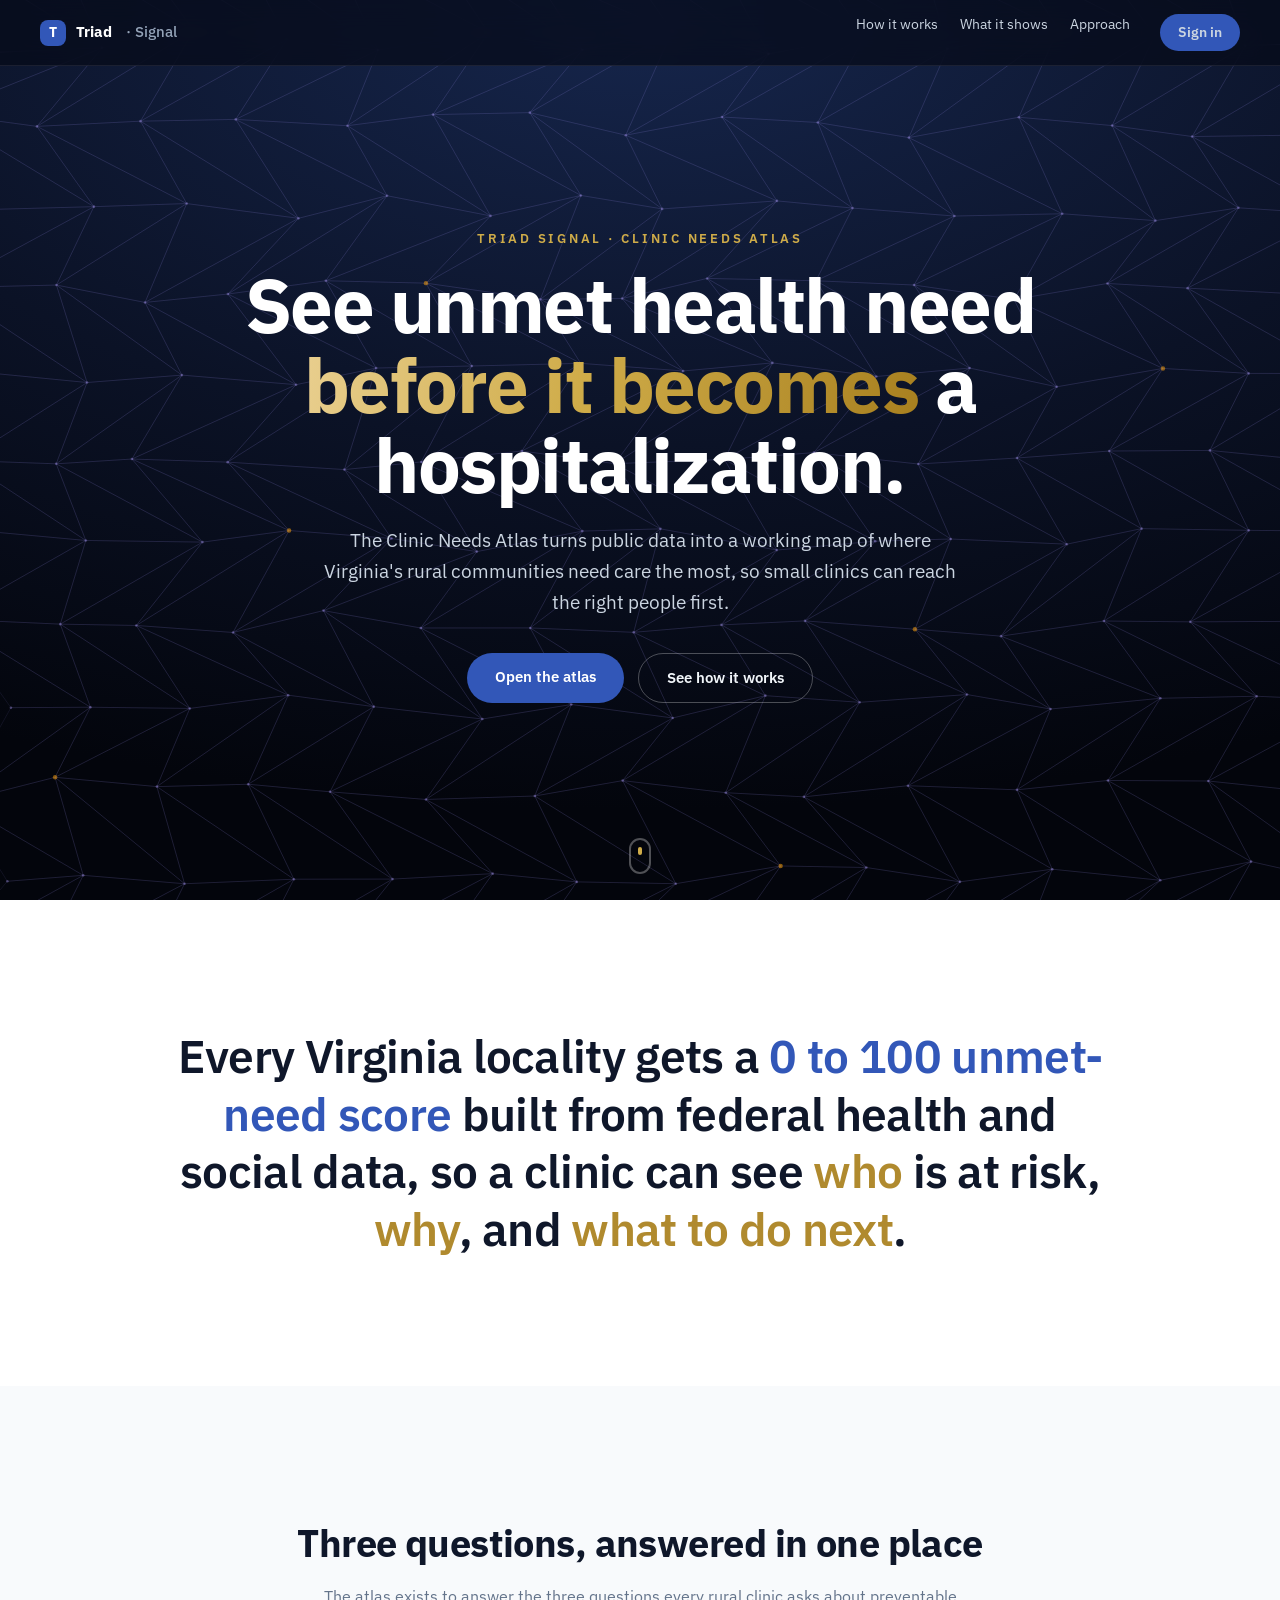
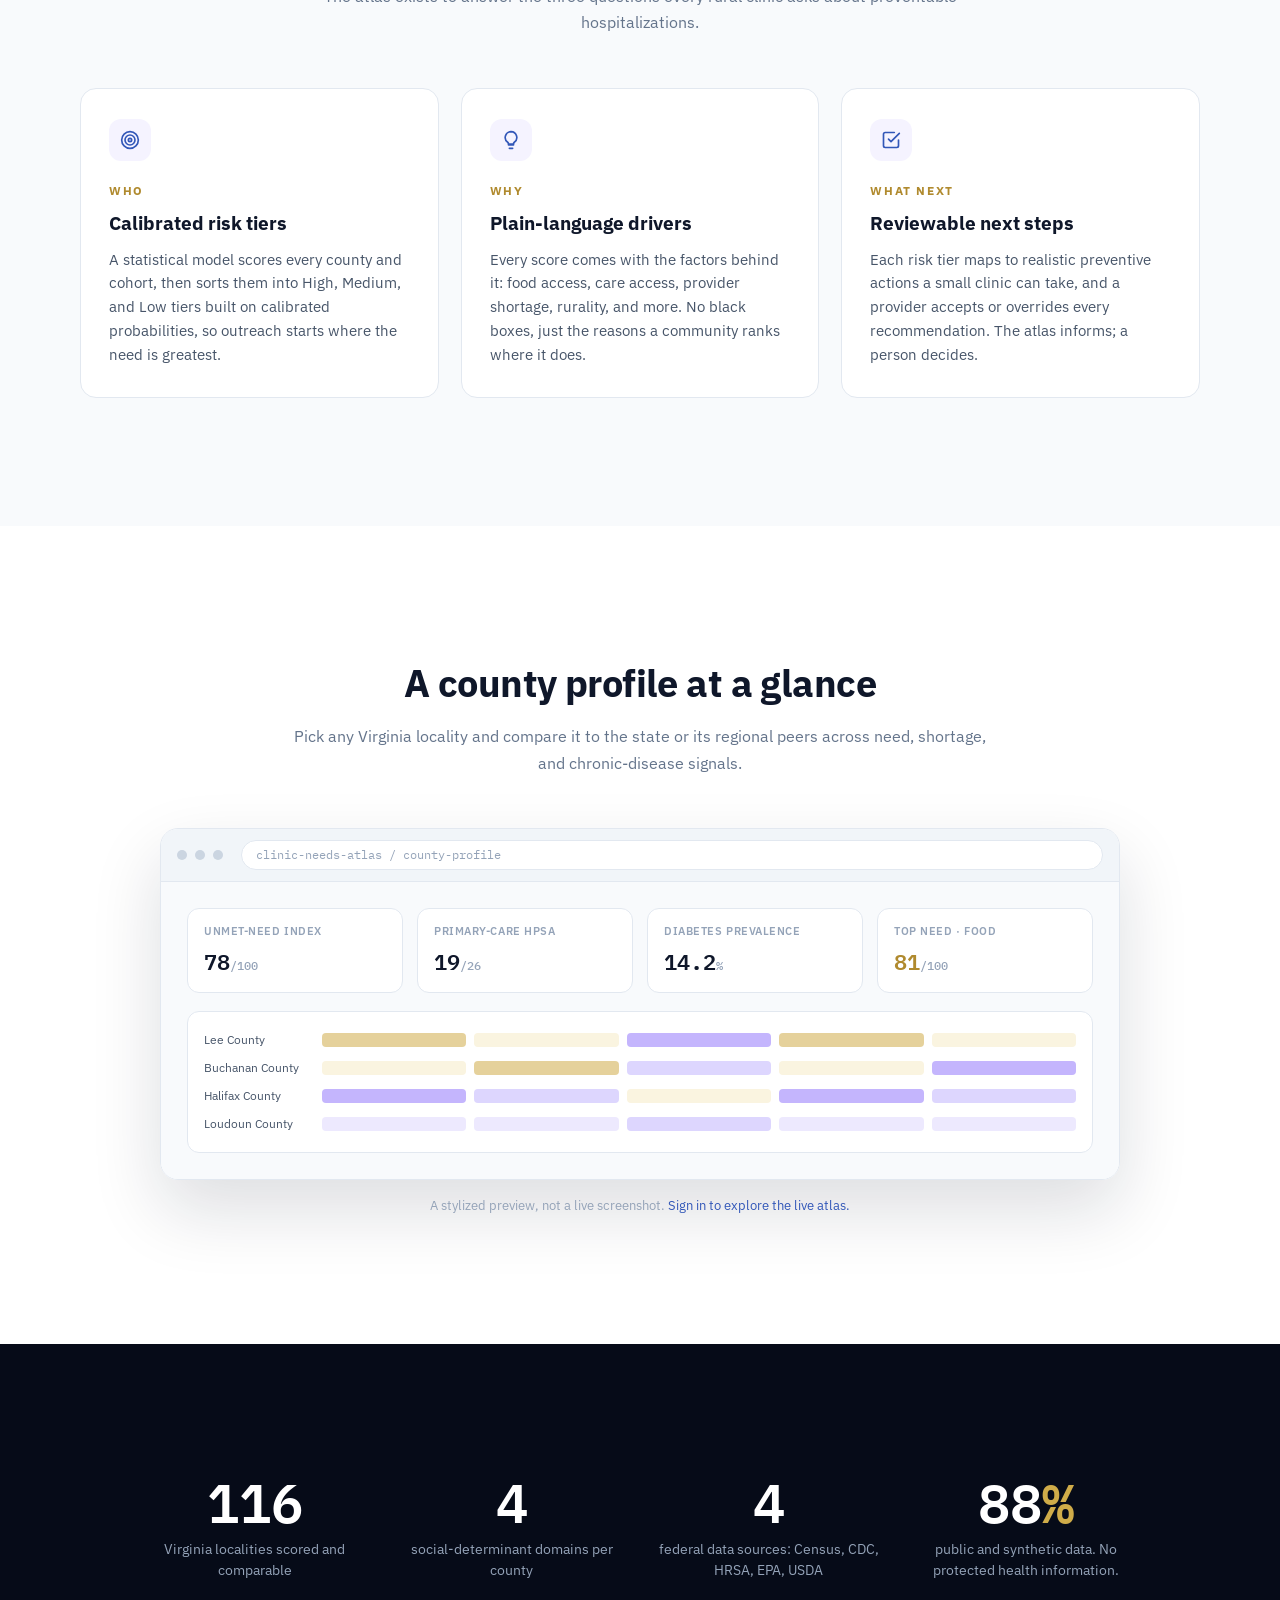
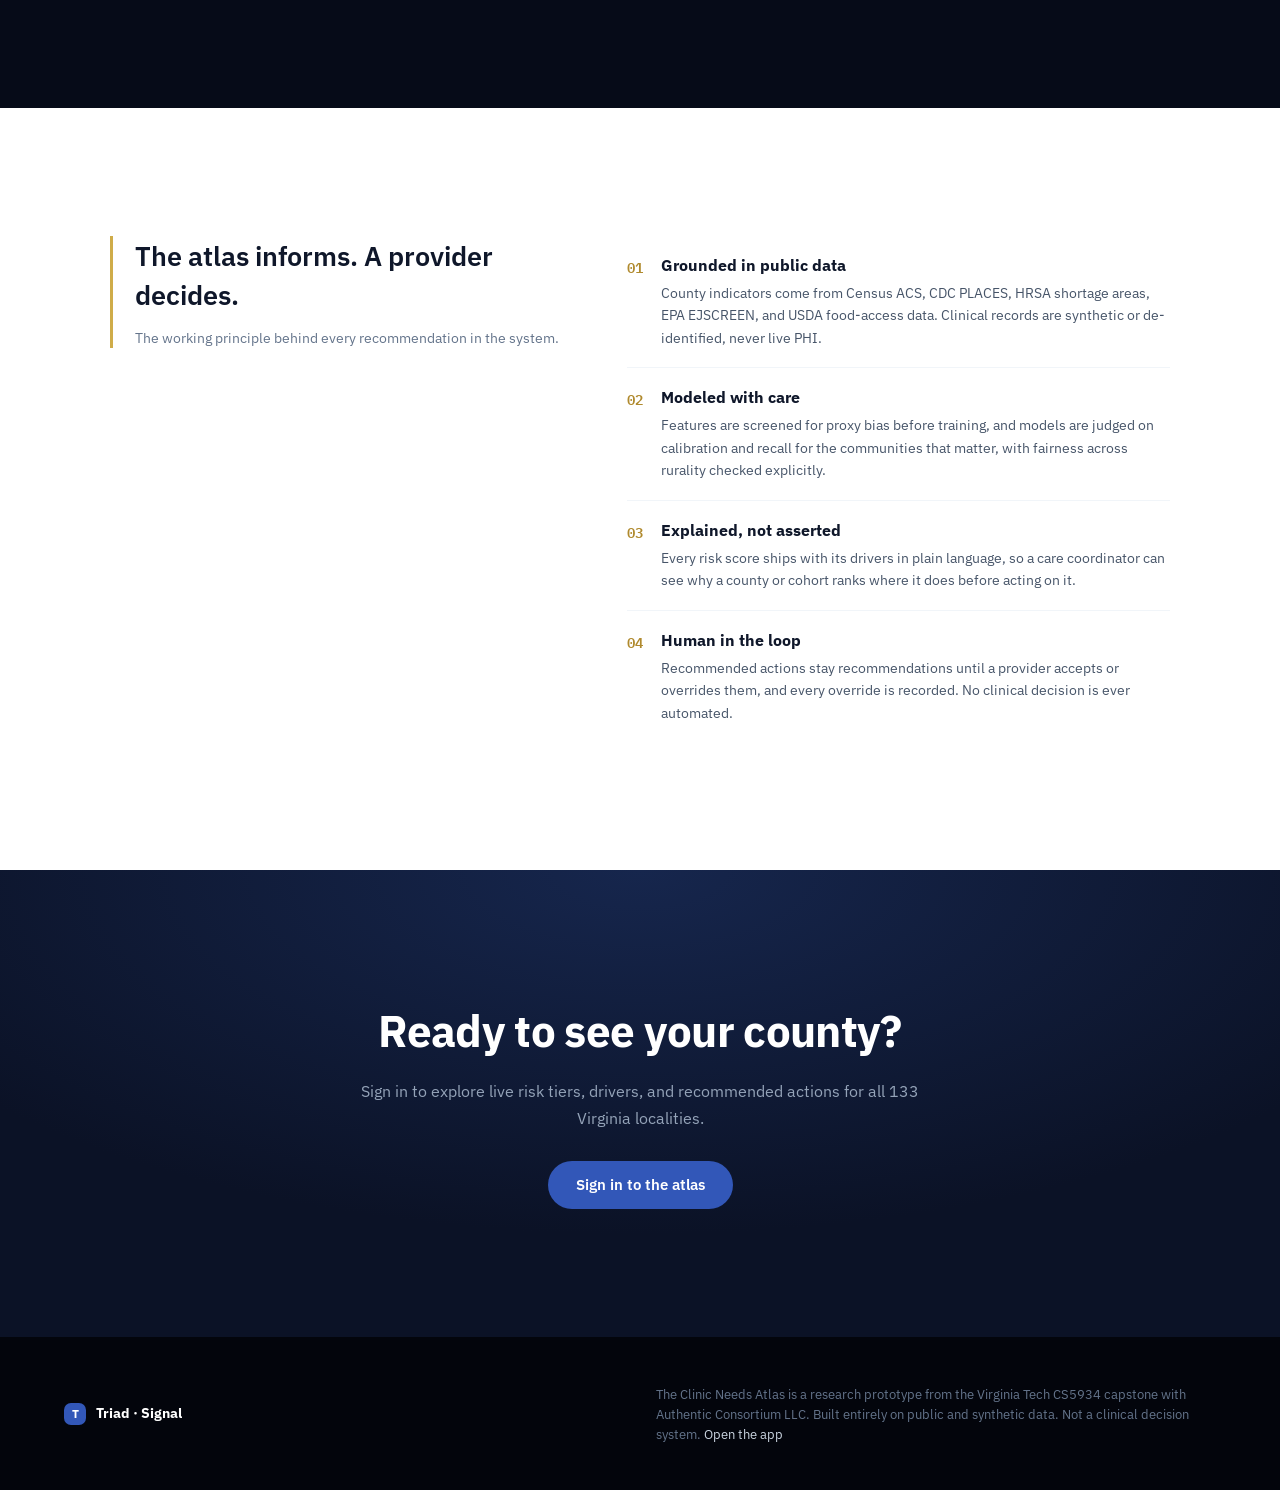
<file: dashboard/index.html>
<!DOCTYPE html>
<html lang="en">
<head>
<meta charset="utf-8" />
<meta name="viewport" content="width=device-width, initial-scale=1" />
<title>Clinic Needs Atlas — see unmet health need before it becomes a hospitalization</title>
<meta name="description" content="The Clinic Needs Atlas maps unmet health need across Virginia's 133 localities from public SDoH, chronic-disease, and shortage-area data, with calibrated risk tiers, plain-language drivers, and provider-reviewed next steps." />
<link rel="stylesheet" href="ds/styles.css" />
<link rel="stylesheet" href="landing.css" />
</head>
<body class="lp">

<!-- Fixed glass nav -->
<nav class="nav" aria-label="Primary">
  <a class="brand" href="#top">
    <span class="mark">T</span>Triad&nbsp;<span class="sub">· Signal</span>
  </a>
  <div class="links">
    <a href="#how">How it works</a>
    <a href="#product">What it shows</a>
    <a href="#approach">Approach</a>
    <a class="cta" href="app.html">Sign in</a>
  </div>
</nav>

<!-- Hero -->
<header class="hero" id="top">
  <canvas id="lp-mesh" aria-hidden="true"></canvas>
  <div class="hero-copy">
    <span class="eyebrow">Triad Signal · Clinic Needs Atlas</span>
    <h1>See unmet health need <span class="sig-grad">before it becomes</span> a hospitalization.</h1>
    <p class="lede">The Clinic Needs Atlas turns public data into a working map of where Virginia's rural communities need care the most, so small clinics can reach the right people first.</p>
    <div class="cta-row">
      <a class="btn primary" href="app.html">Open the atlas</a>
      <a class="btn ghost" href="#how">See how it works</a>
    </div>
  </div>
  <div class="scroll-cue" aria-hidden="true"></div>
</header>

<!-- Statement -->
<section class="statement">
  <h2 class="reveal">Every Virginia locality gets a <em>0 to 100 unmet-need score</em> built from federal health and social data, so a clinic can see <span class="warm">who</span> is at risk, <span class="warm">why</span>, and <span class="warm">what to do next</span>.</h2>
</section>

<!-- Three pillars -->
<section class="pillars" id="how">
  <div class="sec-head reveal">
    <h2>Three questions, answered in one place</h2>
    <p>The atlas exists to answer the three questions every rural clinic asks about preventable hospitalizations.</p>
  </div>
  <div class="grid">
    <article class="pillar reveal d1">
      <span class="ico" aria-hidden="true">
        <svg width="20" height="20" viewBox="0 0 24 24" fill="none" stroke="currentColor" stroke-width="2" stroke-linecap="round" stroke-linejoin="round"><circle cx="12" cy="12" r="10"/><circle cx="12" cy="12" r="6"/><circle cx="12" cy="12" r="2"/></svg>
      </span>
      <span class="tag">Who</span>
      <h3>Calibrated risk tiers</h3>
      <p>A statistical model scores every county and cohort, then sorts them into High, Medium, and Low tiers built on calibrated probabilities, so outreach starts where the need is greatest.</p>
    </article>
    <article class="pillar reveal d2">
      <span class="ico" aria-hidden="true">
        <svg width="20" height="20" viewBox="0 0 24 24" fill="none" stroke="currentColor" stroke-width="2" stroke-linecap="round" stroke-linejoin="round"><path d="M9 18h6"/><path d="M10 22h4"/><path d="M12 2a7 7 0 0 0-4 12.7c.6.5 1 1.4 1 2.3h6c0-.9.4-1.8 1-2.3A7 7 0 0 0 12 2z"/></svg>
      </span>
      <span class="tag">Why</span>
      <h3>Plain-language drivers</h3>
      <p>Every score comes with the factors behind it: food access, care access, provider shortage, rurality, and more. No black boxes, just the reasons a community ranks where it does.</p>
    </article>
    <article class="pillar reveal d3">
      <span class="ico" aria-hidden="true">
        <svg width="20" height="20" viewBox="0 0 24 24" fill="none" stroke="currentColor" stroke-width="2" stroke-linecap="round" stroke-linejoin="round"><path d="M9 11l3 3L22 4"/><path d="M21 12v7a2 2 0 0 1-2 2H5a2 2 0 0 1-2-2V5a2 2 0 0 1 2-2h11"/></svg>
      </span>
      <span class="tag">What next</span>
      <h3>Reviewable next steps</h3>
      <p>Each risk tier maps to realistic preventive actions a small clinic can take, and a provider accepts or overrides every recommendation. The atlas informs; a person decides.</p>
    </article>
  </div>
</section>

<!-- Product preview -->
<section class="preview" id="product">
  <div class="sec-head reveal">
    <h2>A county profile at a glance</h2>
    <p>Pick any Virginia locality and compare it to the state or its regional peers across need, shortage, and chronic-disease signals.</p>
  </div>
  <div class="frame reveal d1" role="img" aria-label="A stylized preview of the Clinic Needs Atlas dashboard showing stat tiles and a county comparison strip.">
    <div class="bar" aria-hidden="true">
      <span class="dot"></span><span class="dot"></span><span class="dot"></span>
      <span class="url">clinic-needs-atlas / county-profile</span>
    </div>
    <div class="body" aria-hidden="true">
      <div class="ptiles">
        <div class="ptile"><div class="l">Unmet-need index</div><div class="v">78<small>/100</small></div></div>
        <div class="ptile"><div class="l">Primary-care HPSA</div><div class="v">19<small>/26</small></div></div>
        <div class="ptile"><div class="l">Diabetes prevalence</div><div class="v">14.2<small>%</small></div></div>
        <div class="ptile warm"><div class="l">Top need · Food</div><div class="v">81<small>/100</small></div></div>
      </div>
      <div class="heat">
        <div class="hrow"><span class="hname">Lee County</span><span class="hcell hc5"></span><span class="hcell hc4"></span><span class="hcell hc3"></span><span class="hcell hc5"></span><span class="hcell hc4"></span></div>
        <div class="hrow"><span class="hname">Buchanan County</span><span class="hcell hc4"></span><span class="hcell hc5"></span><span class="hcell hc2"></span><span class="hcell hc4"></span><span class="hcell hc3"></span></div>
        <div class="hrow"><span class="hname">Halifax County</span><span class="hcell hc3"></span><span class="hcell hc2"></span><span class="hcell hc4"></span><span class="hcell hc3"></span><span class="hcell hc2"></span></div>
        <div class="hrow"><span class="hname">Loudoun County</span><span class="hcell hc1"></span><span class="hcell hc1"></span><span class="hcell hc2"></span><span class="hcell hc1"></span><span class="hcell hc1"></span></div>
      </div>
    </div>
  </div>
  <p class="caption reveal d2">A stylized preview, not a live screenshot. <a href="app.html">Sign in to explore the live atlas.</a></p>
</section>

<!-- Stats band -->
<section class="stats">
  <div class="grid">
    <div class="reveal"><div class="n"><span data-count="133">0</span></div><div class="t">Virginia localities scored and comparable</div></div>
    <div class="reveal d1"><div class="n"><span data-count="5">0</span></div><div class="t">social-determinant domains per county</div></div>
    <div class="reveal d2"><div class="n"><span data-count="5">0</span></div><div class="t">federal data sources: Census, CDC, HRSA, EPA, USDA</div></div>
    <div class="reveal d3"><div class="n"><span data-count="100">0</span><span class="sig">%</span></div><div class="t">public and synthetic data. No protected health information.</div></div>
  </div>
</section>

<!-- Approach -->
<section class="approach" id="approach">
  <div class="cols">
    <blockquote class="reveal">
      The atlas informs. A provider decides.
      <footer>The working principle behind every recommendation in the system.</footer>
    </blockquote>
    <ol class="fit">
      <li class="reveal">
        <span class="num">01</span>
        <div><h4>Grounded in public data</h4>
        <p>County indicators come from Census ACS, CDC PLACES, HRSA shortage areas, EPA EJSCREEN, and USDA food-access data. Clinical records are synthetic or de-identified, never live PHI.</p></div>
      </li>
      <li class="reveal d1">
        <span class="num">02</span>
        <div><h4>Modeled with care</h4>
        <p>Features are screened for proxy bias before training, and models are judged on calibration and recall for the communities that matter, with fairness across rurality checked explicitly.</p></div>
      </li>
      <li class="reveal d2">
        <span class="num">03</span>
        <div><h4>Explained, not asserted</h4>
        <p>Every risk score ships with its drivers in plain language, so a care coordinator can see why a county or cohort ranks where it does before acting on it.</p></div>
      </li>
      <li class="reveal d3">
        <span class="num">04</span>
        <div><h4>Human in the loop</h4>
        <p>Recommended actions stay recommendations until a provider accepts or overrides them, and every override is recorded. No clinical decision is ever automated.</p></div>
      </li>
    </ol>
  </div>
</section>

<!-- Final CTA -->
<section class="final">
  <h2 class="reveal">Ready to see your county?</h2>
  <p class="reveal d1">Sign in to explore live risk tiers, drivers, and recommended actions for all 133 Virginia localities.</p>
  <a class="btn primary reveal d2" href="app.html">Sign in to the atlas</a>
</section>

<footer class="footer">
  <span class="brand"><span class="mark">T</span>Triad · Signal</span>
  <p class="fine">The Clinic Needs Atlas is a research prototype from the Virginia Tech CS5934 capstone with Authentic Consortium LLC. Built entirely on public and synthetic data. Not a clinical decision system. <a href="app.html">Open the app</a></p>
</footer>

<script src="landing.js" defer></script>
</body>
</html>
</file>
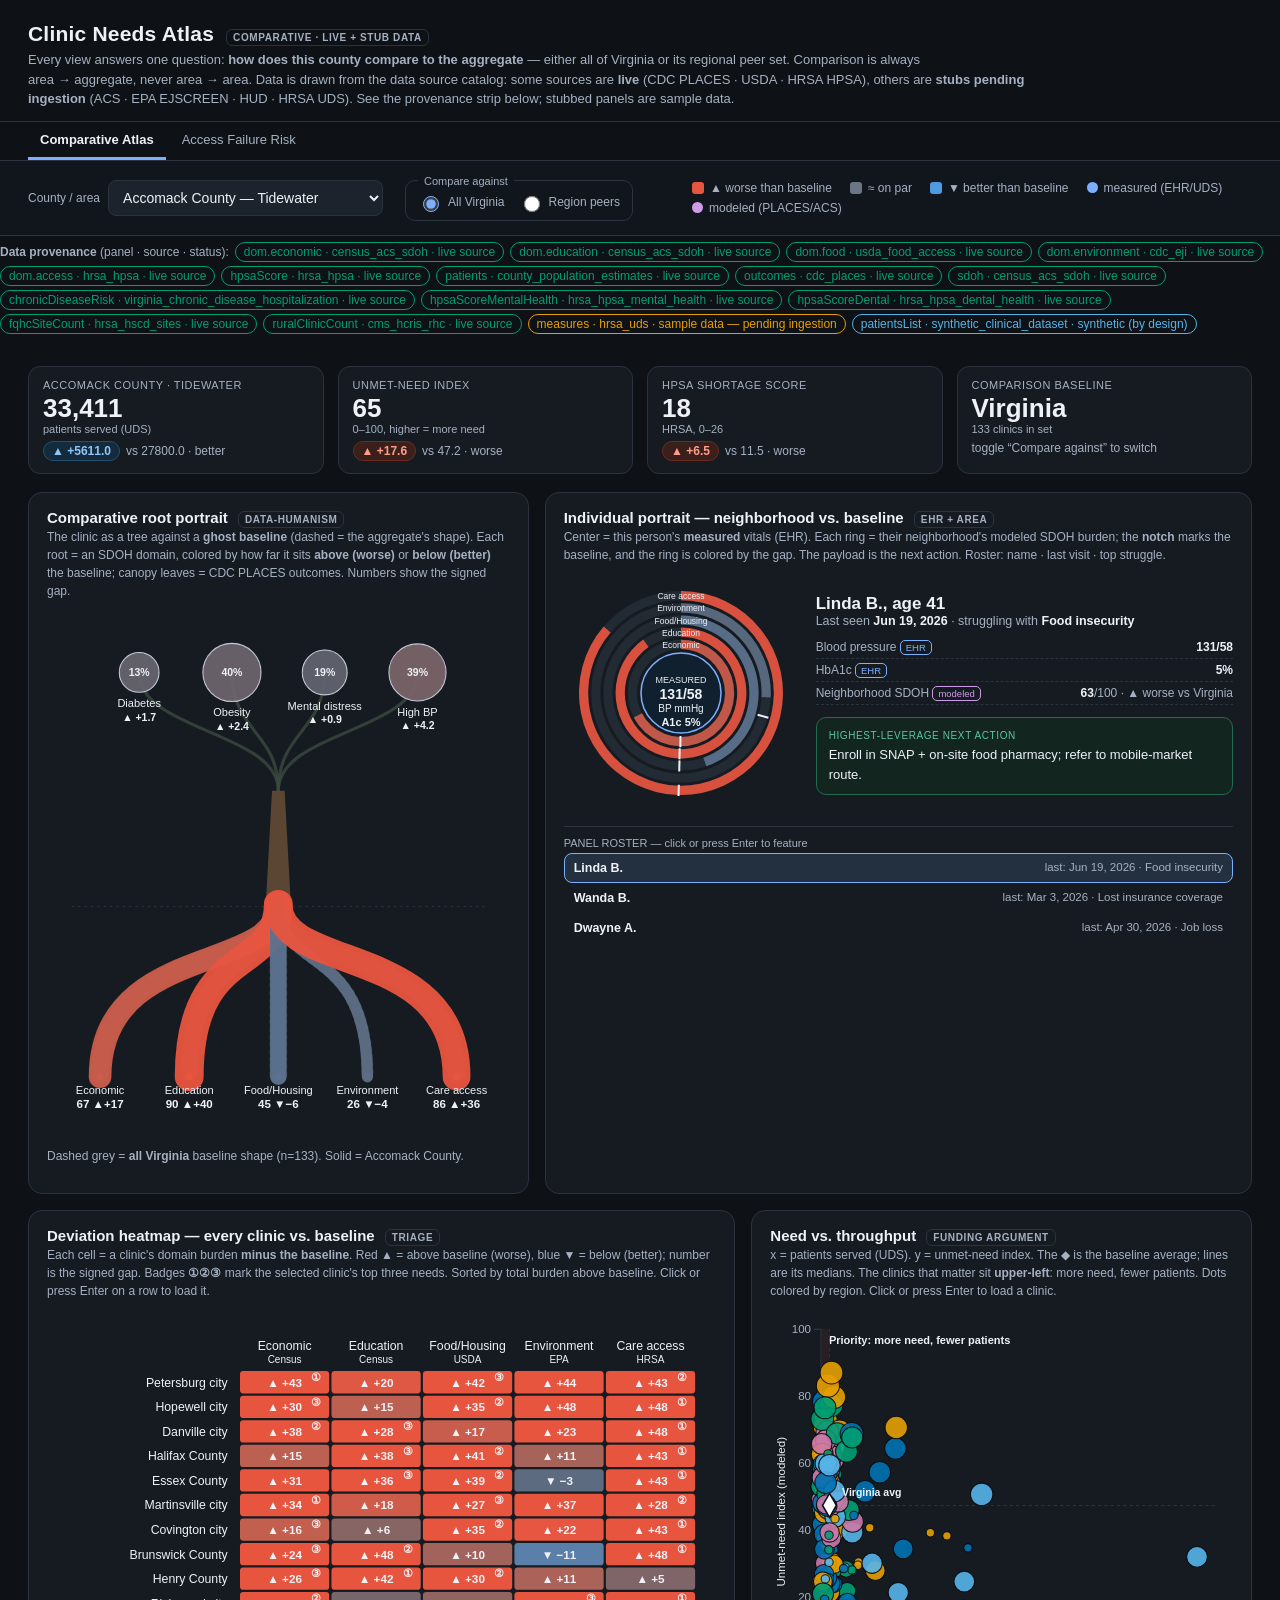
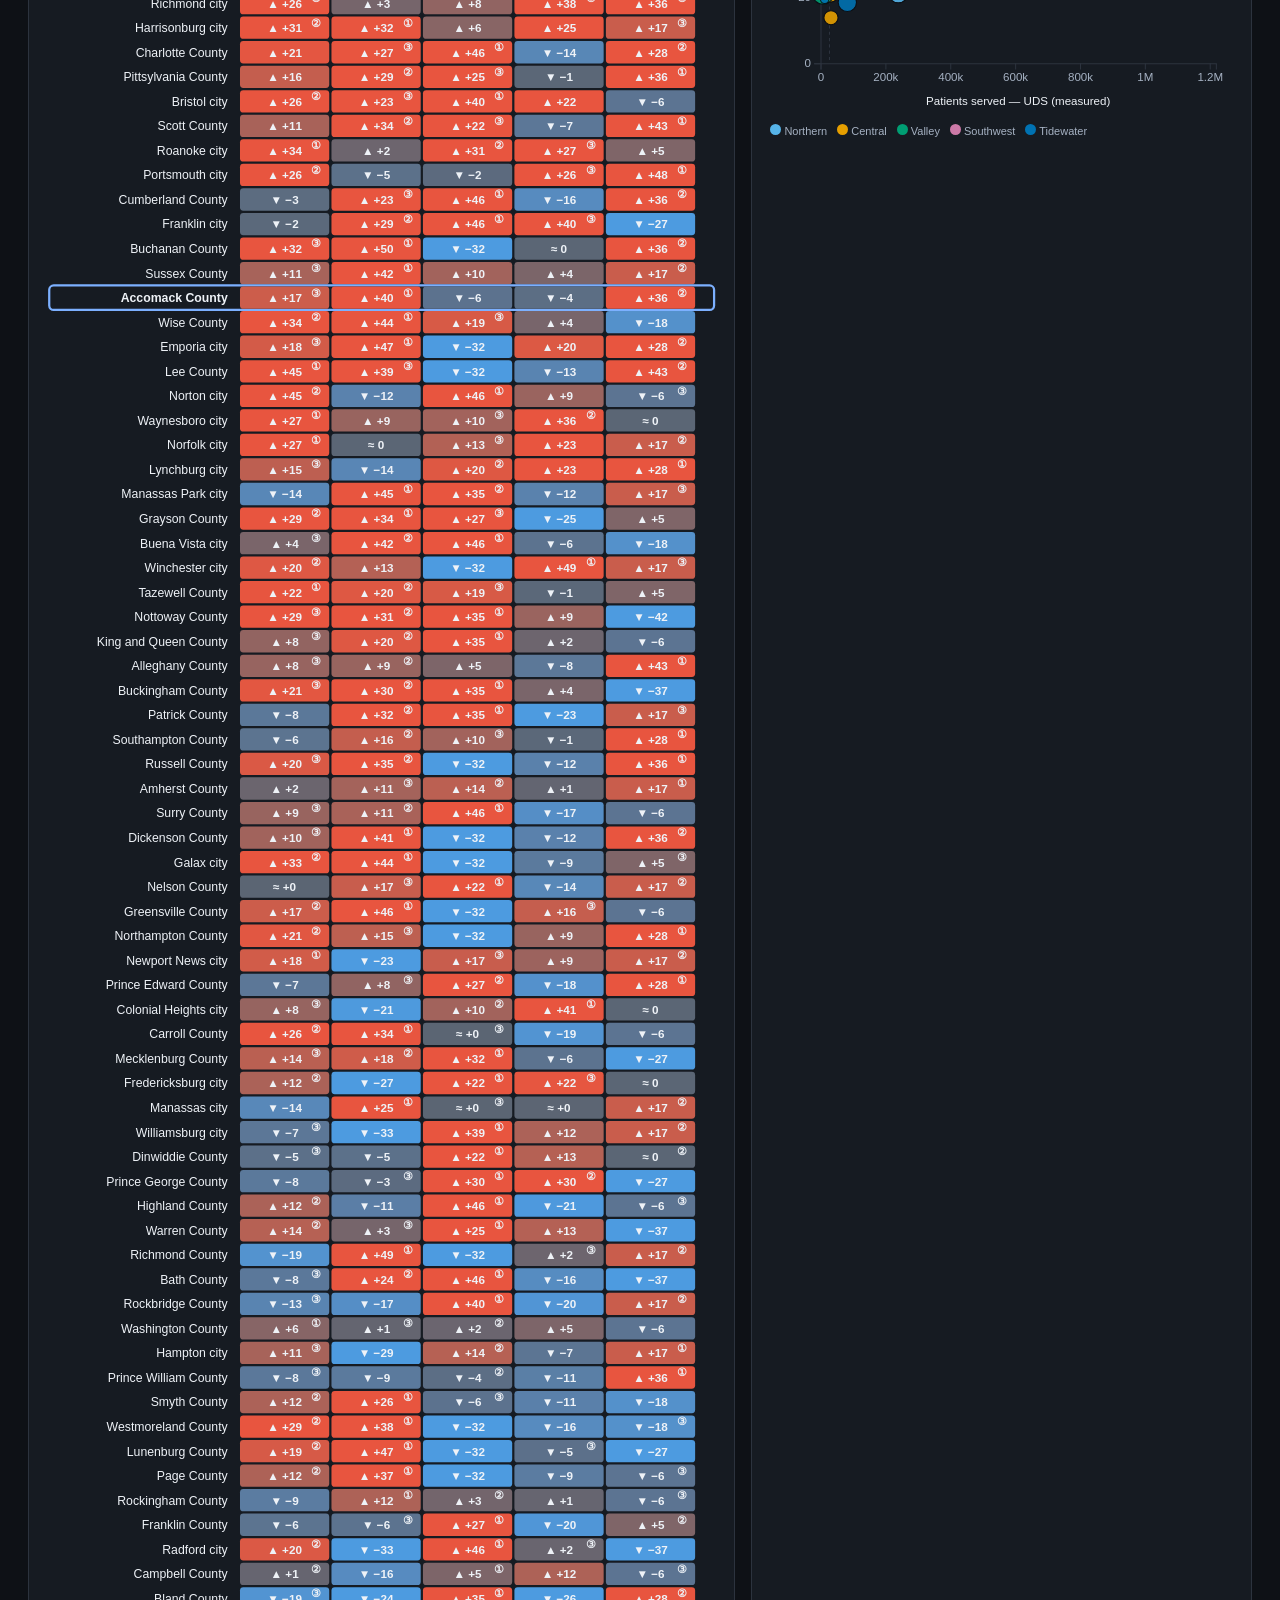
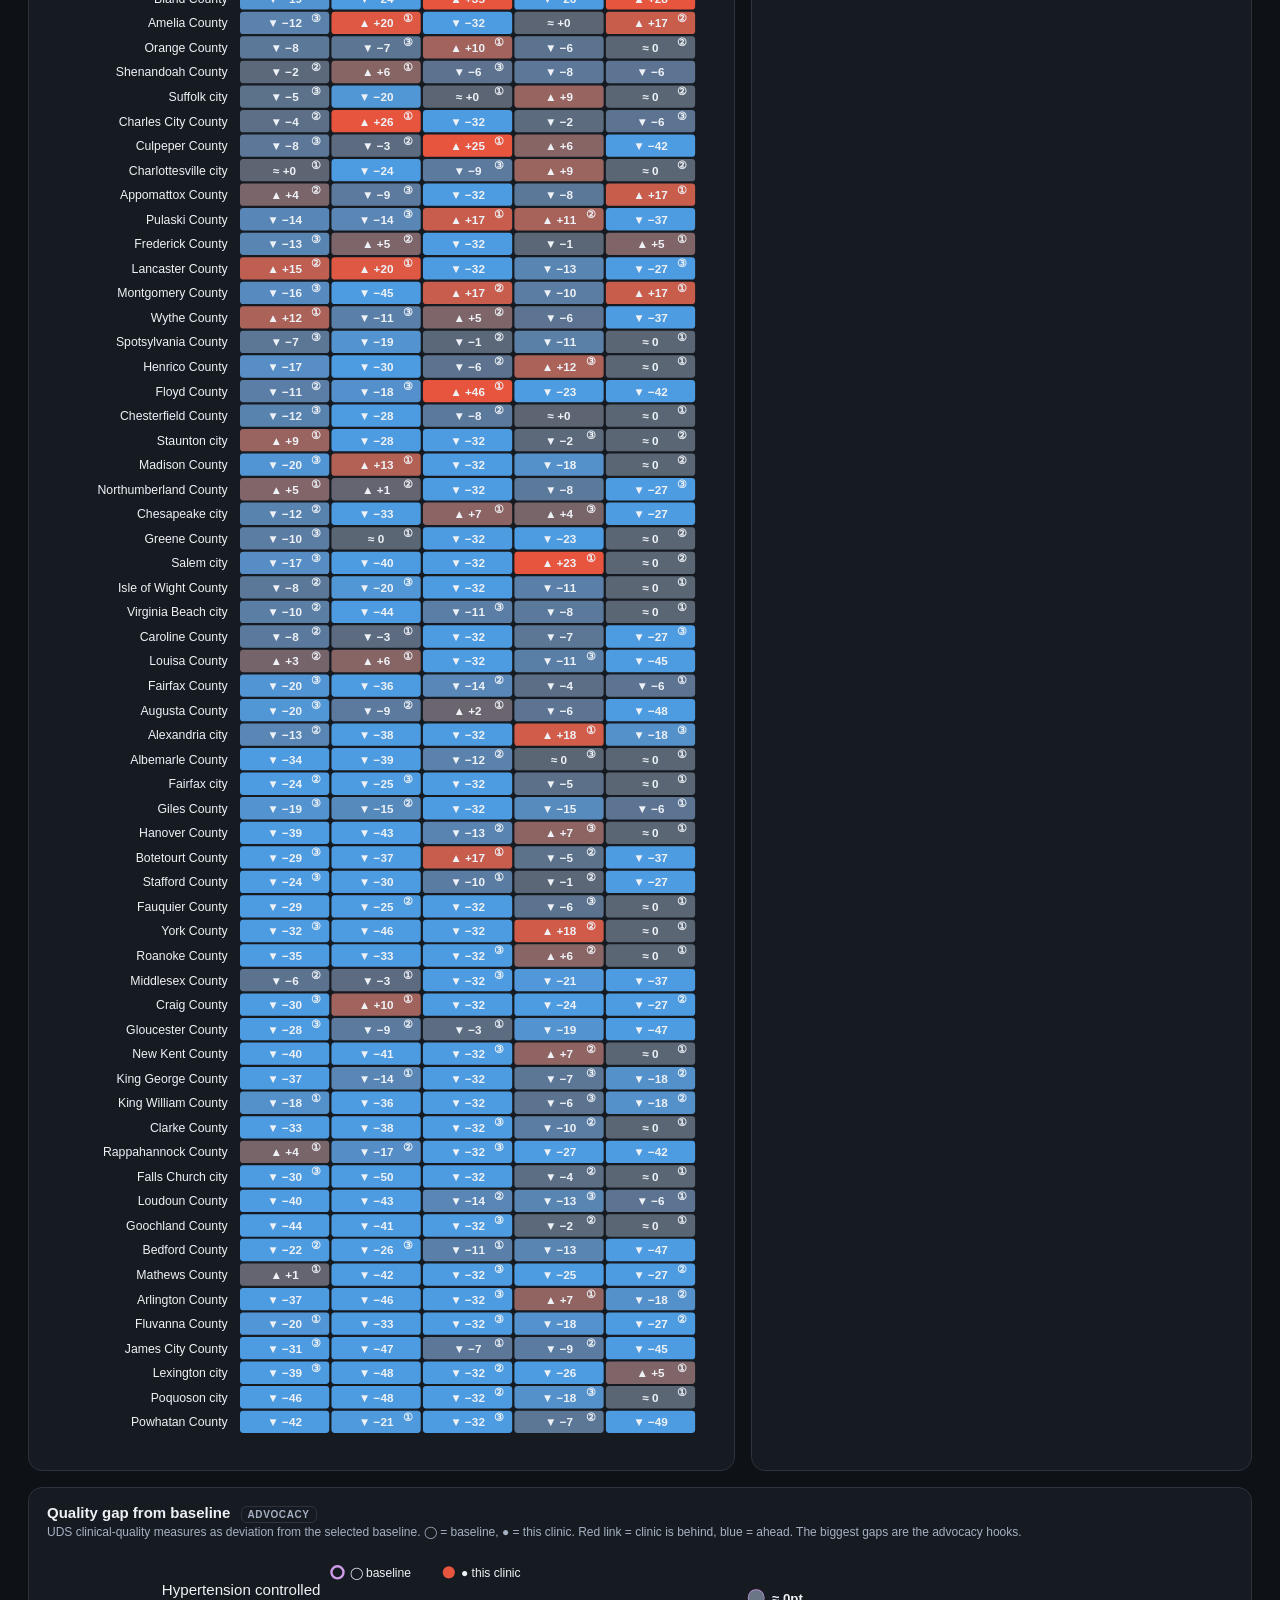
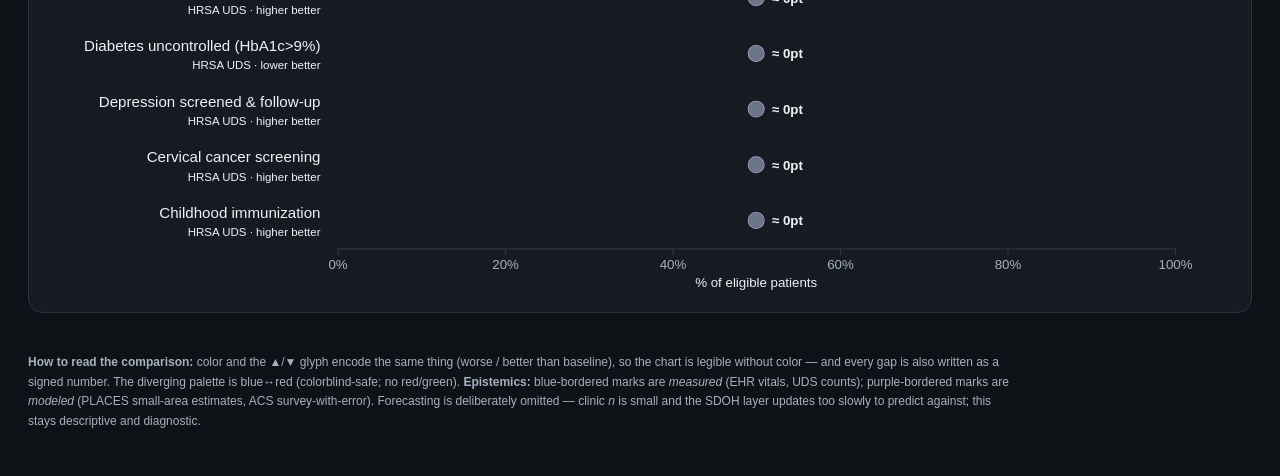
<file: dashboard/clinic-needs-atlas-live.html>
<!DOCTYPE html>
<html lang="en">
<head>
<meta charset="utf-8" />
<meta name="viewport" content="width=device-width, initial-scale=1" />
<title>Clinic Needs Atlas — comparative</title>
<script>
/* D3 v7.9.0 inlined for offline use — https://d3js.org */
// https://d3js.org v7.9.0 Copyright 2010-2023 Mike Bostock
!function(t,n){"object"==typeof exports&&"undefined"!=typeof module?n(exports):"function"==typeof define&&define.amd?define(["exports"],n):n((t="undefined"!=typeof globalThis?globalThis:t||self).d3=t.d3||{})}(this,(function(t){"use strict";function n(t,n){return null==t||null==n?NaN:t<n?-1:t>n?1:t>=n?0:NaN}function e(t,n){return null==t||null==n?NaN:n<t?-1:n>t?1:n>=t?0:NaN}function r(t){let r,o,a;function u(t,n,e=0,i=t.length){if(e<i){if(0!==r(n,n))return i;do{const r=e+i>>>1;o(t[r],n)<0?e=r+1:i=r}while(e<i)}return e}return 2!==t.length?(r=n,o=(e,r)=>n(t(e),r),a=(n,e)=>t(n)-e):(r=t===n||t===e?t:i,o=t,a=t),{left:u,center:function(t,n,e=0,r=t.length){const i=u(t,n,e,r-1);return i>e&&a(t[i-1],n)>-a(t[i],n)?i-1:i},right:function(t,n,e=0,i=t.length){if(e<i){if(0!==r(n,n))return i;do{const r=e+i>>>1;o(t[r],n)<=0?e=r+1:i=r}while(e<i)}return e}}}function i(){return 0}function o(t){return null===t?NaN:+t}const a=r(n),u=a.right,c=a.left,f=r(o).center;var s=u;const l=d(y),h=d((function(t){const n=y(t);return(t,e,r,i,o)=>{n(t,e,(r<<=2)+0,(i<<=2)+0,o<<=2),n(t,e,r+1,i+1,o),n(t,e,r+2,i+2,o),n(t,e,r+3,i+3,o)}}));function d(t){return function(n,e,r=e){if(!((e=+e)>=0))throw new RangeError("invalid rx");if(!((r=+r)>=0))throw new RangeError("invalid ry");let{data:i,width:o,height:a}=n;if(!((o=Math.floor(o))>=0))throw new RangeError("invalid width");if(!((a=Math.floor(void 0!==a?a:i.length/o))>=0))throw new RangeError("invalid height");if(!o||!a||!e&&!r)return n;const u=e&&t(e),c=r&&t(r),f=i.slice();return u&&c?(p(u,f,i,o,a),p(u,i,f,o,a),p(u,f,i,o,a),g(c,i,f,o,a),g(c,f,i,o,a),g(c,i,f,o,a)):u?(p(u,i,f,o,a),p(u,f,i,o,a),p(u,i,f,o,a)):c&&(g(c,i,f,o,a),g(c,f,i,o,a),g(c,i,f,o,a)),n}}function p(t,n,e,r,i){for(let o=0,a=r*i;o<a;)t(n,e,o,o+=r,1)}function g(t,n,e,r,i){for(let o=0,a=r*i;o<r;++o)t(n,e,o,o+a,r)}function y(t){const n=Math.floor(t);if(n===t)return function(t){const n=2*t+1;return(e,r,i,o,a)=>{if(!((o-=a)>=i))return;let u=t*r[i];const c=a*t;for(let t=i,n=i+c;t<n;t+=a)u+=r[Math.min(o,t)];for(let t=i,f=o;t<=f;t+=a)u+=r[Math.min(o,t+c)],e[t]=u/n,u-=r[Math.max(i,t-c)]}}(t);const e=t-n,r=2*t+1;return(t,i,o,a,u)=>{if(!((a-=u)>=o))return;let c=n*i[o];const f=u*n,s=f+u;for(let t=o,n=o+f;t<n;t+=u)c+=i[Math.min(a,t)];for(let n=o,l=a;n<=l;n+=u)c+=i[Math.min(a,n+f)],t[n]=(c+e*(i[Math.max(o,n-s)]+i[Math.min(a,n+s)]))/r,c-=i[Math.max(o,n-f)]}}function v(t,n){let e=0;if(void 0===n)for(let n of t)null!=n&&(n=+n)>=n&&++e;else{let r=-1;for(let i of t)null!=(i=n(i,++r,t))&&(i=+i)>=i&&++e}return e}function _(t){return 0|t.length}function b(t){return!(t>0)}function m(t){return"object"!=typeof t||"length"in t?t:Array.from(t)}function x(t,n){let e,r=0,i=0,o=0;if(void 0===n)for(let n of t)null!=n&&(n=+n)>=n&&(e=n-i,i+=e/++r,o+=e*(n-i));else{let a=-1;for(let u of t)null!=(u=n(u,++a,t))&&(u=+u)>=u&&(e=u-i,i+=e/++r,o+=e*(u-i))}if(r>1)return o/(r-1)}function w(t,n){const e=x(t,n);return e?Math.sqrt(e):e}function M(t,n){let e,r;if(void 0===n)for(const n of t)null!=n&&(void 0===e?n>=n&&(e=r=n):(e>n&&(e=n),r<n&&(r=n)));else{let i=-1;for(let o of t)null!=(o=n(o,++i,t))&&(void 0===e?o>=o&&(e=r=o):(e>o&&(e=o),r<o&&(r=o)))}return[e,r]}class T{constructor(){this._partials=new Float64Array(32),this._n=0}add(t){const n=this._partials;let e=0;for(let r=0;r<this._n&&r<32;r++){const i=n[r],o=t+i,a=Math.abs(t)<Math.abs(i)?t-(o-i):i-(o-t);a&&(n[e++]=a),t=o}return n[e]=t,this._n=e+1,this}valueOf(){const t=this._partials;let n,e,r,i=this._n,o=0;if(i>0){for(o=t[--i];i>0&&(n=o,e=t[--i],o=n+e,r=e-(o-n),!r););i>0&&(r<0&&t[i-1]<0||r>0&&t[i-1]>0)&&(e=2*r,n=o+e,e==n-o&&(o=n))}return o}}class InternMap extends Map{constructor(t,n=N){if(super(),Object.defineProperties(this,{_intern:{value:new Map},_key:{value:n}}),null!=t)for(const[n,e]of t)this.set(n,e)}get(t){return super.get(A(this,t))}has(t){return super.has(A(this,t))}set(t,n){return super.set(S(this,t),n)}delete(t){return super.delete(E(this,t))}}class InternSet extends Set{constructor(t,n=N){if(super(),Object.defineProperties(this,{_intern:{value:new Map},_key:{value:n}}),null!=t)for(const n of t)this.add(n)}has(t){return super.has(A(this,t))}add(t){return super.add(S(this,t))}delete(t){return super.delete(E(this,t))}}function A({_intern:t,_key:n},e){const r=n(e);return t.has(r)?t.get(r):e}function S({_intern:t,_key:n},e){const r=n(e);return t.has(r)?t.get(r):(t.set(r,e),e)}function E({_intern:t,_key:n},e){const r=n(e);return t.has(r)&&(e=t.get(r),t.delete(r)),e}function N(t){return null!==t&&"object"==typeof t?t.valueOf():t}function k(t){return t}function C(t,...n){return F(t,k,k,n)}function P(t,...n){return F(t,Array.from,k,n)}function z(t,n){for(let e=1,r=n.length;e<r;++e)t=t.flatMap((t=>t.pop().map((([n,e])=>[...t,n,e]))));return t}function $(t,n,...e){return F(t,k,n,e)}function D(t,n,...e){return F(t,Array.from,n,e)}function R(t){if(1!==t.length)throw new Error("duplicate key");return t[0]}function F(t,n,e,r){return function t(i,o){if(o>=r.length)return e(i);const a=new InternMap,u=r[o++];let c=-1;for(const t of i){const n=u(t,++c,i),e=a.get(n);e?e.push(t):a.set(n,[t])}for(const[n,e]of a)a.set(n,t(e,o));return n(a)}(t,0)}function q(t,n){return Array.from(n,(n=>t[n]))}function U(t,...n){if("function"!=typeof t[Symbol.iterator])throw new TypeError("values is not iterable");t=Array.from(t);let[e]=n;if(e&&2!==e.length||n.length>1){const r=Uint32Array.from(t,((t,n)=>n));return n.length>1?(n=n.map((n=>t.map(n))),r.sort(((t,e)=>{for(const r of n){const n=O(r[t],r[e]);if(n)return n}}))):(e=t.map(e),r.sort(((t,n)=>O(e[t],e[n])))),q(t,r)}return t.sort(I(e))}function I(t=n){if(t===n)return O;if("function"!=typeof t)throw new TypeError("compare is not a function");return(n,e)=>{const r=t(n,e);return r||0===r?r:(0===t(e,e))-(0===t(n,n))}}function O(t,n){return(null==t||!(t>=t))-(null==n||!(n>=n))||(t<n?-1:t>n?1:0)}var B=Array.prototype.slice;function Y(t){return()=>t}const L=Math.sqrt(50),j=Math.sqrt(10),H=Math.sqrt(2);function X(t,n,e){const r=(n-t)/Math.max(0,e),i=Math.floor(Math.log10(r)),o=r/Math.pow(10,i),a=o>=L?10:o>=j?5:o>=H?2:1;let u,c,f;return i<0?(f=Math.pow(10,-i)/a,u=Math.round(t*f),c=Math.round(n*f),u/f<t&&++u,c/f>n&&--c,f=-f):(f=Math.pow(10,i)*a,u=Math.round(t/f),c=Math.round(n/f),u*f<t&&++u,c*f>n&&--c),c<u&&.5<=e&&e<2?X(t,n,2*e):[u,c,f]}function G(t,n,e){if(!((e=+e)>0))return[];if((t=+t)===(n=+n))return[t];const r=n<t,[i,o,a]=r?X(n,t,e):X(t,n,e);if(!(o>=i))return[];const u=o-i+1,c=new Array(u);if(r)if(a<0)for(let t=0;t<u;++t)c[t]=(o-t)/-a;else for(let t=0;t<u;++t)c[t]=(o-t)*a;else if(a<0)for(let t=0;t<u;++t)c[t]=(i+t)/-a;else for(let t=0;t<u;++t)c[t]=(i+t)*a;return c}function V(t,n,e){return X(t=+t,n=+n,e=+e)[2]}function W(t,n,e){e=+e;const r=(n=+n)<(t=+t),i=r?V(n,t,e):V(t,n,e);return(r?-1:1)*(i<0?1/-i:i)}function Z(t,n,e){let r;for(;;){const i=V(t,n,e);if(i===r||0===i||!isFinite(i))return[t,n];i>0?(t=Math.floor(t/i)*i,n=Math.ceil(n/i)*i):i<0&&(t=Math.ceil(t*i)/i,n=Math.floor(n*i)/i),r=i}}function K(t){return Math.max(1,Math.ceil(Math.log(v(t))/Math.LN2)+1)}function Q(){var t=k,n=M,e=K;function r(r){Array.isArray(r)||(r=Array.from(r));var i,o,a,u=r.length,c=new Array(u);for(i=0;i<u;++i)c[i]=t(r[i],i,r);var f=n(c),l=f[0],h=f[1],d=e(c,l,h);if(!Array.isArray(d)){const t=h,e=+d;if(n===M&&([l,h]=Z(l,h,e)),(d=G(l,h,e))[0]<=l&&(a=V(l,h,e)),d[d.length-1]>=h)if(t>=h&&n===M){const t=V(l,h,e);isFinite(t)&&(t>0?h=(Math.floor(h/t)+1)*t:t<0&&(h=(Math.ceil(h*-t)+1)/-t))}else d.pop()}for(var p=d.length,g=0,y=p;d[g]<=l;)++g;for(;d[y-1]>h;)--y;(g||y<p)&&(d=d.slice(g,y),p=y-g);var v,_=new Array(p+1);for(i=0;i<=p;++i)(v=_[i]=[]).x0=i>0?d[i-1]:l,v.x1=i<p?d[i]:h;if(isFinite(a)){if(a>0)for(i=0;i<u;++i)null!=(o=c[i])&&l<=o&&o<=h&&_[Math.min(p,Math.floor((o-l)/a))].push(r[i]);else if(a<0)for(i=0;i<u;++i)if(null!=(o=c[i])&&l<=o&&o<=h){const t=Math.floor((l-o)*a);_[Math.min(p,t+(d[t]<=o))].push(r[i])}}else for(i=0;i<u;++i)null!=(o=c[i])&&l<=o&&o<=h&&_[s(d,o,0,p)].push(r[i]);return _}return r.value=function(n){return arguments.length?(t="function"==typeof n?n:Y(n),r):t},r.domain=function(t){return arguments.length?(n="function"==typeof t?t:Y([t[0],t[1]]),r):n},r.thresholds=function(t){return arguments.length?(e="function"==typeof t?t:Y(Array.isArray(t)?B.call(t):t),r):e},r}function J(t,n){let e;if(void 0===n)for(const n of t)null!=n&&(e<n||void 0===e&&n>=n)&&(e=n);else{let r=-1;for(let i of t)null!=(i=n(i,++r,t))&&(e<i||void 0===e&&i>=i)&&(e=i)}return e}function tt(t,n){let e,r=-1,i=-1;if(void 0===n)for(const n of t)++i,null!=n&&(e<n||void 0===e&&n>=n)&&(e=n,r=i);else for(let o of t)null!=(o=n(o,++i,t))&&(e<o||void 0===e&&o>=o)&&(e=o,r=i);return r}function nt(t,n){let e;if(void 0===n)for(const n of t)null!=n&&(e>n||void 0===e&&n>=n)&&(e=n);else{let r=-1;for(let i of t)null!=(i=n(i,++r,t))&&(e>i||void 0===e&&i>=i)&&(e=i)}return e}function et(t,n){let e,r=-1,i=-1;if(void 0===n)for(const n of t)++i,null!=n&&(e>n||void 0===e&&n>=n)&&(e=n,r=i);else for(let o of t)null!=(o=n(o,++i,t))&&(e>o||void 0===e&&o>=o)&&(e=o,r=i);return r}function rt(t,n,e=0,r=1/0,i){if(n=Math.floor(n),e=Math.floor(Math.max(0,e)),r=Math.floor(Math.min(t.length-1,r)),!(e<=n&&n<=r))return t;for(i=void 0===i?O:I(i);r>e;){if(r-e>600){const o=r-e+1,a=n-e+1,u=Math.log(o),c=.5*Math.exp(2*u/3),f=.5*Math.sqrt(u*c*(o-c)/o)*(a-o/2<0?-1:1);rt(t,n,Math.max(e,Math.floor(n-a*c/o+f)),Math.min(r,Math.floor(n+(o-a)*c/o+f)),i)}const o=t[n];let a=e,u=r;for(it(t,e,n),i(t[r],o)>0&&it(t,e,r);a<u;){for(it(t,a,u),++a,--u;i(t[a],o)<0;)++a;for(;i(t[u],o)>0;)--u}0===i(t[e],o)?it(t,e,u):(++u,it(t,u,r)),u<=n&&(e=u+1),n<=u&&(r=u-1)}return t}function it(t,n,e){const r=t[n];t[n]=t[e],t[e]=r}function ot(t,e=n){let r,i=!1;if(1===e.length){let o;for(const a of t){const t=e(a);(i?n(t,o)>0:0===n(t,t))&&(r=a,o=t,i=!0)}}else for(const n of t)(i?e(n,r)>0:0===e(n,n))&&(r=n,i=!0);return r}function at(t,n,e){if(t=Float64Array.from(function*(t,n){if(void 0===n)for(let n of t)null!=n&&(n=+n)>=n&&(yield n);else{let e=-1;for(let r of t)null!=(r=n(r,++e,t))&&(r=+r)>=r&&(yield r)}}(t,e)),(r=t.length)&&!isNaN(n=+n)){if(n<=0||r<2)return nt(t);if(n>=1)return J(t);var r,i=(r-1)*n,o=Math.floor(i),a=J(rt(t,o).subarray(0,o+1));return a+(nt(t.subarray(o+1))-a)*(i-o)}}function ut(t,n,e=o){if((r=t.length)&&!isNaN(n=+n)){if(n<=0||r<2)return+e(t[0],0,t);if(n>=1)return+e(t[r-1],r-1,t);var r,i=(r-1)*n,a=Math.floor(i),u=+e(t[a],a,t);return u+(+e(t[a+1],a+1,t)-u)*(i-a)}}function ct(t,n,e=o){if(!isNaN(n=+n)){if(r=Float64Array.from(t,((n,r)=>o(e(t[r],r,t)))),n<=0)return et(r);if(n>=1)return tt(r);var r,i=Uint32Array.from(t,((t,n)=>n)),a=r.length-1,u=Math.floor(a*n);return rt(i,u,0,a,((t,n)=>O(r[t],r[n]))),(u=ot(i.subarray(0,u+1),(t=>r[t])))>=0?u:-1}}function ft(t){return Array.from(function*(t){for(const n of t)yield*n}(t))}function st(t,n){return[t,n]}function lt(t,n,e){t=+t,n=+n,e=(i=arguments.length)<2?(n=t,t=0,1):i<3?1:+e;for(var r=-1,i=0|Math.max(0,Math.ceil((n-t)/e)),o=new Array(i);++r<i;)o[r]=t+r*e;return o}function ht(t,e=n){if(1===e.length)return et(t,e);let r,i=-1,o=-1;for(const n of t)++o,(i<0?0===e(n,n):e(n,r)<0)&&(r=n,i=o);return i}var dt=pt(Math.random);function pt(t){return function(n,e=0,r=n.length){let i=r-(e=+e);for(;i;){const r=t()*i--|0,o=n[i+e];n[i+e]=n[r+e],n[r+e]=o}return n}}function gt(t){if(!(i=t.length))return[];for(var n=-1,e=nt(t,yt),r=new Array(e);++n<e;)for(var i,o=-1,a=r[n]=new Array(i);++o<i;)a[o]=t[o][n];return r}function yt(t){return t.length}function vt(t){return t instanceof InternSet?t:new InternSet(t)}function _t(t,n){const e=t[Symbol.iterator](),r=new Set;for(const t of n){const n=bt(t);if(r.has(n))continue;let i,o;for(;({value:i,done:o}=e.next());){if(o)return!1;const t=bt(i);if(r.add(t),Object.is(n,t))break}}return!0}function bt(t){return null!==t&&"object"==typeof t?t.valueOf():t}function mt(t){return t}var xt=1,wt=2,Mt=3,Tt=4,At=1e-6;function St(t){return"translate("+t+",0)"}function Et(t){return"translate(0,"+t+")"}function Nt(t){return n=>+t(n)}function kt(t,n){return n=Math.max(0,t.bandwidth()-2*n)/2,t.round()&&(n=Math.round(n)),e=>+t(e)+n}function Ct(){return!this.__axis}function Pt(t,n){var e=[],r=null,i=null,o=6,a=6,u=3,c="undefined"!=typeof window&&window.devicePixelRatio>1?0:.5,f=t===xt||t===Tt?-1:1,s=t===Tt||t===wt?"x":"y",l=t===xt||t===Mt?St:Et;function h(h){var d=null==r?n.ticks?n.ticks.apply(n,e):n.domain():r,p=null==i?n.tickFormat?n.tickFormat.apply(n,e):mt:i,g=Math.max(o,0)+u,y=n.range(),v=+y[0]+c,_=+y[y.length-1]+c,b=(n.bandwidth?kt:Nt)(n.copy(),c),m=h.selection?h.selection():h,x=m.selectAll(".domain").data([null]),w=m.selectAll(".tick").data(d,n).order(),M=w.exit(),T=w.enter().append("g").attr("class","tick"),A=w.select("line"),S=w.select("text");x=x.merge(x.enter().insert("path",".tick").attr("class","domain").attr("stroke","currentColor")),w=w.merge(T),A=A.merge(T.append("line").attr("stroke","currentColor").attr(s+"2",f*o)),S=S.merge(T.append("text").attr("fill","currentColor").attr(s,f*g).attr("dy",t===xt?"0em":t===Mt?"0.71em":"0.32em")),h!==m&&(x=x.transition(h),w=w.transition(h),A=A.transition(h),S=S.transition(h),M=M.transition(h).attr("opacity",At).attr("transform",(function(t){return isFinite(t=b(t))?l(t+c):this.getAttribute("transform")})),T.attr("opacity",At).attr("transform",(function(t){var n=this.parentNode.__axis;return l((n&&isFinite(n=n(t))?n:b(t))+c)}))),M.remove(),x.attr("d",t===Tt||t===wt?a?"M"+f*a+","+v+"H"+c+"V"+_+"H"+f*a:"M"+c+","+v+"V"+_:a?"M"+v+","+f*a+"V"+c+"H"+_+"V"+f*a:"M"+v+","+c+"H"+_),w.attr("opacity",1).attr("transform",(function(t){return l(b(t)+c)})),A.attr(s+"2",f*o),S.attr(s,f*g).text(p),m.filter(Ct).attr("fill","none").attr("font-size",10).attr("font-family","sans-serif").attr("text-anchor",t===wt?"start":t===Tt?"end":"middle"),m.each((function(){this.__axis=b}))}return h.scale=function(t){return arguments.length?(n=t,h):n},h.ticks=function(){return e=Array.from(arguments),h},h.tickArguments=function(t){return arguments.length?(e=null==t?[]:Array.from(t),h):e.slice()},h.tickValues=function(t){return arguments.length?(r=null==t?null:Array.from(t),h):r&&r.slice()},h.tickFormat=function(t){return arguments.length?(i=t,h):i},h.tickSize=function(t){return arguments.length?(o=a=+t,h):o},h.tickSizeInner=function(t){return arguments.length?(o=+t,h):o},h.tickSizeOuter=function(t){return arguments.length?(a=+t,h):a},h.tickPadding=function(t){return arguments.length?(u=+t,h):u},h.offset=function(t){return arguments.length?(c=+t,h):c},h}var zt={value:()=>{}};function $t(){for(var t,n=0,e=arguments.length,r={};n<e;++n){if(!(t=arguments[n]+"")||t in r||/[\s.]/.test(t))throw new Error("illegal type: "+t);r[t]=[]}return new Dt(r)}function Dt(t){this._=t}function Rt(t,n){for(var e,r=0,i=t.length;r<i;++r)if((e=t[r]).name===n)return e.value}function Ft(t,n,e){for(var r=0,i=t.length;r<i;++r)if(t[r].name===n){t[r]=zt,t=t.slice(0,r).concat(t.slice(r+1));break}return null!=e&&t.push({name:n,value:e}),t}Dt.prototype=$t.prototype={constructor:Dt,on:function(t,n){var e,r,i=this._,o=(r=i,(t+"").trim().split(/^|\s+/).map((function(t){var n="",e=t.indexOf(".");if(e>=0&&(n=t.slice(e+1),t=t.slice(0,e)),t&&!r.hasOwnProperty(t))throw new Error("unknown type: "+t);return{type:t,name:n}}))),a=-1,u=o.length;if(!(arguments.length<2)){if(null!=n&&"function"!=typeof n)throw new Error("invalid callback: "+n);for(;++a<u;)if(e=(t=o[a]).type)i[e]=Ft(i[e],t.name,n);else if(null==n)for(e in i)i[e]=Ft(i[e],t.name,null);return this}for(;++a<u;)if((e=(t=o[a]).type)&&(e=Rt(i[e],t.name)))return e},copy:function(){var t={},n=this._;for(var e in n)t[e]=n[e].slice();return new Dt(t)},call:function(t,n){if((e=arguments.length-2)>0)for(var e,r,i=new Array(e),o=0;o<e;++o)i[o]=arguments[o+2];if(!this._.hasOwnProperty(t))throw new Error("unknown type: "+t);for(o=0,e=(r=this._[t]).length;o<e;++o)r[o].value.apply(n,i)},apply:function(t,n,e){if(!this._.hasOwnProperty(t))throw new Error("unknown type: "+t);for(var r=this._[t],i=0,o=r.length;i<o;++i)r[i].value.apply(n,e)}};var qt="http://www.w3.org/1999/xhtml",Ut={svg:"http://www.w3.org/2000/svg",xhtml:qt,xlink:"http://www.w3.org/1999/xlink",xml:"http://www.w3.org/XML/1998/namespace",xmlns:"http://www.w3.org/2000/xmlns/"};function It(t){var n=t+="",e=n.indexOf(":");return e>=0&&"xmlns"!==(n=t.slice(0,e))&&(t=t.slice(e+1)),Ut.hasOwnProperty(n)?{space:Ut[n],local:t}:t}function Ot(t){return function(){var n=this.ownerDocument,e=this.namespaceURI;return e===qt&&n.documentElement.namespaceURI===qt?n.createElement(t):n.createElementNS(e,t)}}function Bt(t){return function(){return this.ownerDocument.createElementNS(t.space,t.local)}}function Yt(t){var n=It(t);return(n.local?Bt:Ot)(n)}function Lt(){}function jt(t){return null==t?Lt:function(){return this.querySelector(t)}}function Ht(t){return null==t?[]:Array.isArray(t)?t:Array.from(t)}function Xt(){return[]}function Gt(t){return null==t?Xt:function(){return this.querySelectorAll(t)}}function Vt(t){return function(){return this.matches(t)}}function Wt(t){return function(n){return n.matches(t)}}var Zt=Array.prototype.find;function Kt(){return this.firstElementChild}var Qt=Array.prototype.filter;function Jt(){return Array.from(this.children)}function tn(t){return new Array(t.length)}function nn(t,n){this.ownerDocument=t.ownerDocument,this.namespaceURI=t.namespaceURI,this._next=null,this._parent=t,this.__data__=n}function en(t,n,e,r,i,o){for(var a,u=0,c=n.length,f=o.length;u<f;++u)(a=n[u])?(a.__data__=o[u],r[u]=a):e[u]=new nn(t,o[u]);for(;u<c;++u)(a=n[u])&&(i[u]=a)}function rn(t,n,e,r,i,o,a){var u,c,f,s=new Map,l=n.length,h=o.length,d=new Array(l);for(u=0;u<l;++u)(c=n[u])&&(d[u]=f=a.call(c,c.__data__,u,n)+"",s.has(f)?i[u]=c:s.set(f,c));for(u=0;u<h;++u)f=a.call(t,o[u],u,o)+"",(c=s.get(f))?(r[u]=c,c.__data__=o[u],s.delete(f)):e[u]=new nn(t,o[u]);for(u=0;u<l;++u)(c=n[u])&&s.get(d[u])===c&&(i[u]=c)}function on(t){return t.__data__}function an(t){return"object"==typeof t&&"length"in t?t:Array.from(t)}function un(t,n){return t<n?-1:t>n?1:t>=n?0:NaN}function cn(t){return function(){this.removeAttribute(t)}}function fn(t){return function(){this.removeAttributeNS(t.space,t.local)}}function sn(t,n){return function(){this.setAttribute(t,n)}}function ln(t,n){return function(){this.setAttributeNS(t.space,t.local,n)}}function hn(t,n){return function(){var e=n.apply(this,arguments);null==e?this.removeAttribute(t):this.setAttribute(t,e)}}function dn(t,n){return function(){var e=n.apply(this,arguments);null==e?this.removeAttributeNS(t.space,t.local):this.setAttributeNS(t.space,t.local,e)}}function pn(t){return t.ownerDocument&&t.ownerDocument.defaultView||t.document&&t||t.defaultView}function gn(t){return function(){this.style.removeProperty(t)}}function yn(t,n,e){return function(){this.style.setProperty(t,n,e)}}function vn(t,n,e){return function(){var r=n.apply(this,arguments);null==r?this.style.removeProperty(t):this.style.setProperty(t,r,e)}}function _n(t,n){return t.style.getPropertyValue(n)||pn(t).getComputedStyle(t,null).getPropertyValue(n)}function bn(t){return function(){delete this[t]}}function mn(t,n){return function(){this[t]=n}}function xn(t,n){return function(){var e=n.apply(this,arguments);null==e?delete this[t]:this[t]=e}}function wn(t){return t.trim().split(/^|\s+/)}function Mn(t){return t.classList||new Tn(t)}function Tn(t){this._node=t,this._names=wn(t.getAttribute("class")||"")}function An(t,n){for(var e=Mn(t),r=-1,i=n.length;++r<i;)e.add(n[r])}function Sn(t,n){for(var e=Mn(t),r=-1,i=n.length;++r<i;)e.remove(n[r])}function En(t){return function(){An(this,t)}}function Nn(t){return function(){Sn(this,t)}}function kn(t,n){return function(){(n.apply(this,arguments)?An:Sn)(this,t)}}function Cn(){this.textContent=""}function Pn(t){return function(){this.textContent=t}}function zn(t){return function(){var n=t.apply(this,arguments);this.textContent=null==n?"":n}}function $n(){this.innerHTML=""}function Dn(t){return function(){this.innerHTML=t}}function Rn(t){return function(){var n=t.apply(this,arguments);this.innerHTML=null==n?"":n}}function Fn(){this.nextSibling&&this.parentNode.appendChild(this)}function qn(){this.previousSibling&&this.parentNode.insertBefore(this,this.parentNode.firstChild)}function Un(){return null}function In(){var t=this.parentNode;t&&t.removeChild(this)}function On(){var t=this.cloneNode(!1),n=this.parentNode;return n?n.insertBefore(t,this.nextSibling):t}function Bn(){var t=this.cloneNode(!0),n=this.parentNode;return n?n.insertBefore(t,this.nextSibling):t}function Yn(t){return function(){var n=this.__on;if(n){for(var e,r=0,i=-1,o=n.length;r<o;++r)e=n[r],t.type&&e.type!==t.type||e.name!==t.name?n[++i]=e:this.removeEventListener(e.type,e.listener,e.options);++i?n.length=i:delete this.__on}}}function Ln(t,n,e){return function(){var r,i=this.__on,o=function(t){return function(n){t.call(this,n,this.__data__)}}(n);if(i)for(var a=0,u=i.length;a<u;++a)if((r=i[a]).type===t.type&&r.name===t.name)return this.removeEventListener(r.type,r.listener,r.options),this.addEventListener(r.type,r.listener=o,r.options=e),void(r.value=n);this.addEventListener(t.type,o,e),r={type:t.type,name:t.name,value:n,listener:o,options:e},i?i.push(r):this.__on=[r]}}function jn(t,n,e){var r=pn(t),i=r.CustomEvent;"function"==typeof i?i=new i(n,e):(i=r.document.createEvent("Event"),e?(i.initEvent(n,e.bubbles,e.cancelable),i.detail=e.detail):i.initEvent(n,!1,!1)),t.dispatchEvent(i)}function Hn(t,n){return function(){return jn(this,t,n)}}function Xn(t,n){return function(){return jn(this,t,n.apply(this,arguments))}}nn.prototype={constructor:nn,appendChild:function(t){return this._parent.insertBefore(t,this._next)},insertBefore:function(t,n){return this._parent.insertBefore(t,n)},querySelector:function(t){return this._parent.querySelector(t)},querySelectorAll:function(t){return this._parent.querySelectorAll(t)}},Tn.prototype={add:function(t){this._names.indexOf(t)<0&&(this._names.push(t),this._node.setAttribute("class",this._names.join(" ")))},remove:function(t){var n=this._names.indexOf(t);n>=0&&(this._names.splice(n,1),this._node.setAttribute("class",this._names.join(" ")))},contains:function(t){return this._names.indexOf(t)>=0}};var Gn=[null];function Vn(t,n){this._groups=t,this._parents=n}function Wn(){return new Vn([[document.documentElement]],Gn)}function Zn(t){return"string"==typeof t?new Vn([[document.querySelector(t)]],[document.documentElement]):new Vn([[t]],Gn)}Vn.prototype=Wn.prototype={constructor:Vn,select:function(t){"function"!=typeof t&&(t=jt(t));for(var n=this._groups,e=n.length,r=new Array(e),i=0;i<e;++i)for(var o,a,u=n[i],c=u.length,f=r[i]=new Array(c),s=0;s<c;++s)(o=u[s])&&(a=t.call(o,o.__data__,s,u))&&("__data__"in o&&(a.__data__=o.__data__),f[s]=a);return new Vn(r,this._parents)},selectAll:function(t){t="function"==typeof t?function(t){return function(){return Ht(t.apply(this,arguments))}}(t):Gt(t);for(var n=this._groups,e=n.length,r=[],i=[],o=0;o<e;++o)for(var a,u=n[o],c=u.length,f=0;f<c;++f)(a=u[f])&&(r.push(t.call(a,a.__data__,f,u)),i.push(a));return new Vn(r,i)},selectChild:function(t){return this.select(null==t?Kt:function(t){return function(){return Zt.call(this.children,t)}}("function"==typeof t?t:Wt(t)))},selectChildren:function(t){return this.selectAll(null==t?Jt:function(t){return function(){return Qt.call(this.children,t)}}("function"==typeof t?t:Wt(t)))},filter:function(t){"function"!=typeof t&&(t=Vt(t));for(var n=this._groups,e=n.length,r=new Array(e),i=0;i<e;++i)for(var o,a=n[i],u=a.length,c=r[i]=[],f=0;f<u;++f)(o=a[f])&&t.call(o,o.__data__,f,a)&&c.push(o);return new Vn(r,this._parents)},data:function(t,n){if(!arguments.length)return Array.from(this,on);var e=n?rn:en,r=this._parents,i=this._groups;"function"!=typeof t&&(t=function(t){return function(){return t}}(t));for(var o=i.length,a=new Array(o),u=new Array(o),c=new Array(o),f=0;f<o;++f){var s=r[f],l=i[f],h=l.length,d=an(t.call(s,s&&s.__data__,f,r)),p=d.length,g=u[f]=new Array(p),y=a[f]=new Array(p);e(s,l,g,y,c[f]=new Array(h),d,n);for(var v,_,b=0,m=0;b<p;++b)if(v=g[b]){for(b>=m&&(m=b+1);!(_=y[m])&&++m<p;);v._next=_||null}}return(a=new Vn(a,r))._enter=u,a._exit=c,a},enter:function(){return new Vn(this._enter||this._groups.map(tn),this._parents)},exit:function(){return new Vn(this._exit||this._groups.map(tn),this._parents)},join:function(t,n,e){var r=this.enter(),i=this,o=this.exit();return"function"==typeof t?(r=t(r))&&(r=r.selection()):r=r.append(t+""),null!=n&&(i=n(i))&&(i=i.selection()),null==e?o.remove():e(o),r&&i?r.merge(i).order():i},merge:function(t){for(var n=t.selection?t.selection():t,e=this._groups,r=n._groups,i=e.length,o=r.length,a=Math.min(i,o),u=new Array(i),c=0;c<a;++c)for(var f,s=e[c],l=r[c],h=s.length,d=u[c]=new Array(h),p=0;p<h;++p)(f=s[p]||l[p])&&(d[p]=f);for(;c<i;++c)u[c]=e[c];return new Vn(u,this._parents)},selection:function(){return this},order:function(){for(var t=this._groups,n=-1,e=t.length;++n<e;)for(var r,i=t[n],o=i.length-1,a=i[o];--o>=0;)(r=i[o])&&(a&&4^r.compareDocumentPosition(a)&&a.parentNode.insertBefore(r,a),a=r);return this},sort:function(t){function n(n,e){return n&&e?t(n.__data__,e.__data__):!n-!e}t||(t=un);for(var e=this._groups,r=e.length,i=new Array(r),o=0;o<r;++o){for(var a,u=e[o],c=u.length,f=i[o]=new Array(c),s=0;s<c;++s)(a=u[s])&&(f[s]=a);f.sort(n)}return new Vn(i,this._parents).order()},call:function(){var t=arguments[0];return arguments[0]=this,t.apply(null,arguments),this},nodes:function(){return Array.from(this)},node:function(){for(var t=this._groups,n=0,e=t.length;n<e;++n)for(var r=t[n],i=0,o=r.length;i<o;++i){var a=r[i];if(a)return a}return null},size:function(){let t=0;for(const n of this)++t;return t},empty:function(){return!this.node()},each:function(t){for(var n=this._groups,e=0,r=n.length;e<r;++e)for(var i,o=n[e],a=0,u=o.length;a<u;++a)(i=o[a])&&t.call(i,i.__data__,a,o);return this},attr:function(t,n){var e=It(t);if(arguments.length<2){var r=this.node();return e.local?r.getAttributeNS(e.space,e.local):r.getAttribute(e)}return this.each((null==n?e.local?fn:cn:"function"==typeof n?e.local?dn:hn:e.local?ln:sn)(e,n))},style:function(t,n,e){return arguments.length>1?this.each((null==n?gn:"function"==typeof n?vn:yn)(t,n,null==e?"":e)):_n(this.node(),t)},property:function(t,n){return arguments.length>1?this.each((null==n?bn:"function"==typeof n?xn:mn)(t,n)):this.node()[t]},classed:function(t,n){var e=wn(t+"");if(arguments.length<2){for(var r=Mn(this.node()),i=-1,o=e.length;++i<o;)if(!r.contains(e[i]))return!1;return!0}return this.each(("function"==typeof n?kn:n?En:Nn)(e,n))},text:function(t){return arguments.length?this.each(null==t?Cn:("function"==typeof t?zn:Pn)(t)):this.node().textContent},html:function(t){return arguments.length?this.each(null==t?$n:("function"==typeof t?Rn:Dn)(t)):this.node().innerHTML},raise:function(){return this.each(Fn)},lower:function(){return this.each(qn)},append:function(t){var n="function"==typeof t?t:Yt(t);return this.select((function(){return this.appendChild(n.apply(this,arguments))}))},insert:function(t,n){var e="function"==typeof t?t:Yt(t),r=null==n?Un:"function"==typeof n?n:jt(n);return this.select((function(){return this.insertBefore(e.apply(this,arguments),r.apply(this,arguments)||null)}))},remove:function(){return this.each(In)},clone:function(t){return this.select(t?Bn:On)},datum:function(t){return arguments.length?this.property("__data__",t):this.node().__data__},on:function(t,n,e){var r,i,o=function(t){return t.trim().split(/^|\s+/).map((function(t){var n="",e=t.indexOf(".");return e>=0&&(n=t.slice(e+1),t=t.slice(0,e)),{type:t,name:n}}))}(t+""),a=o.length;if(!(arguments.length<2)){for(u=n?Ln:Yn,r=0;r<a;++r)this.each(u(o[r],n,e));return this}var u=this.node().__on;if(u)for(var c,f=0,s=u.length;f<s;++f)for(r=0,c=u[f];r<a;++r)if((i=o[r]).type===c.type&&i.name===c.name)return c.value},dispatch:function(t,n){return this.each(("function"==typeof n?Xn:Hn)(t,n))},[Symbol.iterator]:function*(){for(var t=this._groups,n=0,e=t.length;n<e;++n)for(var r,i=t[n],o=0,a=i.length;o<a;++o)(r=i[o])&&(yield r)}};var Kn=0;function Qn(){return new Jn}function Jn(){this._="@"+(++Kn).toString(36)}function te(t){let n;for(;n=t.sourceEvent;)t=n;return t}function ne(t,n){if(t=te(t),void 0===n&&(n=t.currentTarget),n){var e=n.ownerSVGElement||n;if(e.createSVGPoint){var r=e.createSVGPoint();return r.x=t.clientX,r.y=t.clientY,[(r=r.matrixTransform(n.getScreenCTM().inverse())).x,r.y]}if(n.getBoundingClientRect){var i=n.getBoundingClientRect();return[t.clientX-i.left-n.clientLeft,t.clientY-i.top-n.clientTop]}}return[t.pageX,t.pageY]}Jn.prototype=Qn.prototype={constructor:Jn,get:function(t){for(var n=this._;!(n in t);)if(!(t=t.parentNode))return;return t[n]},set:function(t,n){return t[this._]=n},remove:function(t){return this._ in t&&delete t[this._]},toString:function(){return this._}};const ee={passive:!1},re={capture:!0,passive:!1};function ie(t){t.stopImmediatePropagation()}function oe(t){t.preventDefault(),t.stopImmediatePropagation()}function ae(t){var n=t.document.documentElement,e=Zn(t).on("dragstart.drag",oe,re);"onselectstart"in n?e.on("selectstart.drag",oe,re):(n.__noselect=n.style.MozUserSelect,n.style.MozUserSelect="none")}function ue(t,n){var e=t.document.documentElement,r=Zn(t).on("dragstart.drag",null);n&&(r.on("click.drag",oe,re),setTimeout((function(){r.on("click.drag",null)}),0)),"onselectstart"in e?r.on("selectstart.drag",null):(e.style.MozUserSelect=e.__noselect,delete e.__noselect)}var ce=t=>()=>t;function fe(t,{sourceEvent:n,subject:e,target:r,identifier:i,active:o,x:a,y:u,dx:c,dy:f,dispatch:s}){Object.defineProperties(this,{type:{value:t,enumerable:!0,configurable:!0},sourceEvent:{value:n,enumerable:!0,configurable:!0},subject:{value:e,enumerable:!0,configurable:!0},target:{value:r,enumerable:!0,configurable:!0},identifier:{value:i,enumerable:!0,configurable:!0},active:{value:o,enumerable:!0,configurable:!0},x:{value:a,enumerable:!0,configurable:!0},y:{value:u,enumerable:!0,configurable:!0},dx:{value:c,enumerable:!0,configurable:!0},dy:{value:f,enumerable:!0,configurable:!0},_:{value:s}})}function se(t){return!t.ctrlKey&&!t.button}function le(){return this.parentNode}function he(t,n){return null==n?{x:t.x,y:t.y}:n}function de(){return navigator.maxTouchPoints||"ontouchstart"in this}function pe(t,n,e){t.prototype=n.prototype=e,e.constructor=t}function ge(t,n){var e=Object.create(t.prototype);for(var r in n)e[r]=n[r];return e}function ye(){}fe.prototype.on=function(){var t=this._.on.apply(this._,arguments);return t===this._?this:t};var ve=.7,_e=1/ve,be="\\s*([+-]?\\d+)\\s*",me="\\s*([+-]?(?:\\d*\\.)?\\d+(?:[eE][+-]?\\d+)?)\\s*",xe="\\s*([+-]?(?:\\d*\\.)?\\d+(?:[eE][+-]?\\d+)?)%\\s*",we=/^#([0-9a-f]{3,8})$/,Me=new RegExp(`^rgb\\(${be},${be},${be}\\)$`),Te=new RegExp(`^rgb\\(${xe},${xe},${xe}\\)$`),Ae=new RegExp(`^rgba\\(${be},${be},${be},${me}\\)$`),Se=new RegExp(`^rgba\\(${xe},${xe},${xe},${me}\\)$`),Ee=new RegExp(`^hsl\\(${me},${xe},${xe}\\)$`),Ne=new RegExp(`^hsla\\(${me},${xe},${xe},${me}\\)$`),ke={aliceblue:15792383,antiquewhite:16444375,aqua:65535,aquamarine:8388564,azure:15794175,beige:16119260,bisque:16770244,black:0,blanchedalmond:16772045,blue:255,blueviolet:9055202,brown:10824234,burlywood:14596231,cadetblue:6266528,chartreuse:8388352,chocolate:13789470,coral:16744272,cornflowerblue:6591981,cornsilk:16775388,crimson:14423100,cyan:65535,darkblue:139,darkcyan:35723,darkgoldenrod:12092939,darkgray:11119017,darkgreen:25600,darkgrey:11119017,darkkhaki:12433259,darkmagenta:9109643,darkolivegreen:5597999,darkorange:16747520,darkorchid:10040012,darkred:9109504,darksalmon:15308410,darkseagreen:9419919,darkslateblue:4734347,darkslategray:3100495,darkslategrey:3100495,darkturquoise:52945,darkviolet:9699539,deeppink:16716947,deepskyblue:49151,dimgray:6908265,dimgrey:6908265,dodgerblue:2003199,firebrick:11674146,floralwhite:16775920,forestgreen:2263842,fuchsia:16711935,gainsboro:14474460,ghostwhite:16316671,gold:16766720,goldenrod:14329120,gray:8421504,green:32768,greenyellow:11403055,grey:8421504,honeydew:15794160,hotpink:16738740,indianred:13458524,indigo:4915330,ivory:16777200,khaki:15787660,lavender:15132410,lavenderblush:16773365,lawngreen:8190976,lemonchiffon:16775885,lightblue:11393254,lightcoral:15761536,lightcyan:14745599,lightgoldenrodyellow:16448210,lightgray:13882323,lightgreen:9498256,lightgrey:13882323,lightpink:16758465,lightsalmon:16752762,lightseagreen:2142890,lightskyblue:8900346,lightslategray:7833753,lightslategrey:7833753,lightsteelblue:11584734,lightyellow:16777184,lime:65280,limegreen:3329330,linen:16445670,magenta:16711935,maroon:8388608,mediumaquamarine:6737322,mediumblue:205,mediumorchid:12211667,mediumpurple:9662683,mediumseagreen:3978097,mediumslateblue:8087790,mediumspringgreen:64154,mediumturquoise:4772300,mediumvioletred:13047173,midnightblue:1644912,mintcream:16121850,mistyrose:16770273,moccasin:16770229,navajowhite:16768685,navy:128,oldlace:16643558,olive:8421376,olivedrab:7048739,orange:16753920,orangered:16729344,orchid:14315734,palegoldenrod:15657130,palegreen:10025880,paleturquoise:11529966,palevioletred:14381203,papayawhip:16773077,peachpuff:16767673,peru:13468991,pink:16761035,plum:14524637,powderblue:11591910,purple:8388736,rebeccapurple:6697881,red:16711680,rosybrown:12357519,royalblue:4286945,saddlebrown:9127187,salmon:16416882,sandybrown:16032864,seagreen:3050327,seashell:16774638,sienna:10506797,silver:12632256,skyblue:8900331,slateblue:6970061,slategray:7372944,slategrey:7372944,snow:16775930,springgreen:65407,steelblue:4620980,tan:13808780,teal:32896,thistle:14204888,tomato:16737095,turquoise:4251856,violet:15631086,wheat:16113331,white:16777215,whitesmoke:16119285,yellow:16776960,yellowgreen:10145074};function Ce(){return this.rgb().formatHex()}function Pe(){return this.rgb().formatRgb()}function ze(t){var n,e;return t=(t+"").trim().toLowerCase(),(n=we.exec(t))?(e=n[1].length,n=parseInt(n[1],16),6===e?$e(n):3===e?new qe(n>>8&15|n>>4&240,n>>4&15|240&n,(15&n)<<4|15&n,1):8===e?De(n>>24&255,n>>16&255,n>>8&255,(255&n)/255):4===e?De(n>>12&15|n>>8&240,n>>8&15|n>>4&240,n>>4&15|240&n,((15&n)<<4|15&n)/255):null):(n=Me.exec(t))?new qe(n[1],n[2],n[3],1):(n=Te.exec(t))?new qe(255*n[1]/100,255*n[2]/100,255*n[3]/100,1):(n=Ae.exec(t))?De(n[1],n[2],n[3],n[4]):(n=Se.exec(t))?De(255*n[1]/100,255*n[2]/100,255*n[3]/100,n[4]):(n=Ee.exec(t))?Le(n[1],n[2]/100,n[3]/100,1):(n=Ne.exec(t))?Le(n[1],n[2]/100,n[3]/100,n[4]):ke.hasOwnProperty(t)?$e(ke[t]):"transparent"===t?new qe(NaN,NaN,NaN,0):null}function $e(t){return new qe(t>>16&255,t>>8&255,255&t,1)}function De(t,n,e,r){return r<=0&&(t=n=e=NaN),new qe(t,n,e,r)}function Re(t){return t instanceof ye||(t=ze(t)),t?new qe((t=t.rgb()).r,t.g,t.b,t.opacity):new qe}function Fe(t,n,e,r){return 1===arguments.length?Re(t):new qe(t,n,e,null==r?1:r)}function qe(t,n,e,r){this.r=+t,this.g=+n,this.b=+e,this.opacity=+r}function Ue(){return`#${Ye(this.r)}${Ye(this.g)}${Ye(this.b)}`}function Ie(){const t=Oe(this.opacity);return`${1===t?"rgb(":"rgba("}${Be(this.r)}, ${Be(this.g)}, ${Be(this.b)}${1===t?")":`, ${t})`}`}function Oe(t){return isNaN(t)?1:Math.max(0,Math.min(1,t))}function Be(t){return Math.max(0,Math.min(255,Math.round(t)||0))}function Ye(t){return((t=Be(t))<16?"0":"")+t.toString(16)}function Le(t,n,e,r){return r<=0?t=n=e=NaN:e<=0||e>=1?t=n=NaN:n<=0&&(t=NaN),new Xe(t,n,e,r)}function je(t){if(t instanceof Xe)return new Xe(t.h,t.s,t.l,t.opacity);if(t instanceof ye||(t=ze(t)),!t)return new Xe;if(t instanceof Xe)return t;var n=(t=t.rgb()).r/255,e=t.g/255,r=t.b/255,i=Math.min(n,e,r),o=Math.max(n,e,r),a=NaN,u=o-i,c=(o+i)/2;return u?(a=n===o?(e-r)/u+6*(e<r):e===o?(r-n)/u+2:(n-e)/u+4,u/=c<.5?o+i:2-o-i,a*=60):u=c>0&&c<1?0:a,new Xe(a,u,c,t.opacity)}function He(t,n,e,r){return 1===arguments.length?je(t):new Xe(t,n,e,null==r?1:r)}function Xe(t,n,e,r){this.h=+t,this.s=+n,this.l=+e,this.opacity=+r}function Ge(t){return(t=(t||0)%360)<0?t+360:t}function Ve(t){return Math.max(0,Math.min(1,t||0))}function We(t,n,e){return 255*(t<60?n+(e-n)*t/60:t<180?e:t<240?n+(e-n)*(240-t)/60:n)}pe(ye,ze,{copy(t){return Object.assign(new this.constructor,this,t)},displayable(){return this.rgb().displayable()},hex:Ce,formatHex:Ce,formatHex8:function(){return this.rgb().formatHex8()},formatHsl:function(){return je(this).formatHsl()},formatRgb:Pe,toString:Pe}),pe(qe,Fe,ge(ye,{brighter(t){return t=null==t?_e:Math.pow(_e,t),new qe(this.r*t,this.g*t,this.b*t,this.opacity)},darker(t){return t=null==t?ve:Math.pow(ve,t),new qe(this.r*t,this.g*t,this.b*t,this.opacity)},rgb(){return this},clamp(){return new qe(Be(this.r),Be(this.g),Be(this.b),Oe(this.opacity))},displayable(){return-.5<=this.r&&this.r<255.5&&-.5<=this.g&&this.g<255.5&&-.5<=this.b&&this.b<255.5&&0<=this.opacity&&this.opacity<=1},hex:Ue,formatHex:Ue,formatHex8:function(){return`#${Ye(this.r)}${Ye(this.g)}${Ye(this.b)}${Ye(255*(isNaN(this.opacity)?1:this.opacity))}`},formatRgb:Ie,toString:Ie})),pe(Xe,He,ge(ye,{brighter(t){return t=null==t?_e:Math.pow(_e,t),new Xe(this.h,this.s,this.l*t,this.opacity)},darker(t){return t=null==t?ve:Math.pow(ve,t),new Xe(this.h,this.s,this.l*t,this.opacity)},rgb(){var t=this.h%360+360*(this.h<0),n=isNaN(t)||isNaN(this.s)?0:this.s,e=this.l,r=e+(e<.5?e:1-e)*n,i=2*e-r;return new qe(We(t>=240?t-240:t+120,i,r),We(t,i,r),We(t<120?t+240:t-120,i,r),this.opacity)},clamp(){return new Xe(Ge(this.h),Ve(this.s),Ve(this.l),Oe(this.opacity))},displayable(){return(0<=this.s&&this.s<=1||isNaN(this.s))&&0<=this.l&&this.l<=1&&0<=this.opacity&&this.opacity<=1},formatHsl(){const t=Oe(this.opacity);return`${1===t?"hsl(":"hsla("}${Ge(this.h)}, ${100*Ve(this.s)}%, ${100*Ve(this.l)}%${1===t?")":`, ${t})`}`}}));const Ze=Math.PI/180,Ke=180/Math.PI,Qe=.96422,Je=1,tr=.82521,nr=4/29,er=6/29,rr=3*er*er,ir=er*er*er;function or(t){if(t instanceof ur)return new ur(t.l,t.a,t.b,t.opacity);if(t instanceof pr)return gr(t);t instanceof qe||(t=Re(t));var n,e,r=lr(t.r),i=lr(t.g),o=lr(t.b),a=cr((.2225045*r+.7168786*i+.0606169*o)/Je);return r===i&&i===o?n=e=a:(n=cr((.4360747*r+.3850649*i+.1430804*o)/Qe),e=cr((.0139322*r+.0971045*i+.7141733*o)/tr)),new ur(116*a-16,500*(n-a),200*(a-e),t.opacity)}function ar(t,n,e,r){return 1===arguments.length?or(t):new ur(t,n,e,null==r?1:r)}function ur(t,n,e,r){this.l=+t,this.a=+n,this.b=+e,this.opacity=+r}function cr(t){return t>ir?Math.pow(t,1/3):t/rr+nr}function fr(t){return t>er?t*t*t:rr*(t-nr)}function sr(t){return 255*(t<=.0031308?12.92*t:1.055*Math.pow(t,1/2.4)-.055)}function lr(t){return(t/=255)<=.04045?t/12.92:Math.pow((t+.055)/1.055,2.4)}function hr(t){if(t instanceof pr)return new pr(t.h,t.c,t.l,t.opacity);if(t instanceof ur||(t=or(t)),0===t.a&&0===t.b)return new pr(NaN,0<t.l&&t.l<100?0:NaN,t.l,t.opacity);var n=Math.atan2(t.b,t.a)*Ke;return new pr(n<0?n+360:n,Math.sqrt(t.a*t.a+t.b*t.b),t.l,t.opacity)}function dr(t,n,e,r){return 1===arguments.length?hr(t):new pr(t,n,e,null==r?1:r)}function pr(t,n,e,r){this.h=+t,this.c=+n,this.l=+e,this.opacity=+r}function gr(t){if(isNaN(t.h))return new ur(t.l,0,0,t.opacity);var n=t.h*Ze;return new ur(t.l,Math.cos(n)*t.c,Math.sin(n)*t.c,t.opacity)}pe(ur,ar,ge(ye,{brighter(t){return new ur(this.l+18*(null==t?1:t),this.a,this.b,this.opacity)},darker(t){return new ur(this.l-18*(null==t?1:t),this.a,this.b,this.opacity)},rgb(){var t=(this.l+16)/116,n=isNaN(this.a)?t:t+this.a/500,e=isNaN(this.b)?t:t-this.b/200;return new qe(sr(3.1338561*(n=Qe*fr(n))-1.6168667*(t=Je*fr(t))-.4906146*(e=tr*fr(e))),sr(-.9787684*n+1.9161415*t+.033454*e),sr(.0719453*n-.2289914*t+1.4052427*e),this.opacity)}})),pe(pr,dr,ge(ye,{brighter(t){return new pr(this.h,this.c,this.l+18*(null==t?1:t),this.opacity)},darker(t){return new pr(this.h,this.c,this.l-18*(null==t?1:t),this.opacity)},rgb(){return gr(this).rgb()}}));var yr=-.14861,vr=1.78277,_r=-.29227,br=-.90649,mr=1.97294,xr=mr*br,wr=mr*vr,Mr=vr*_r-br*yr;function Tr(t,n,e,r){return 1===arguments.length?function(t){if(t instanceof Ar)return new Ar(t.h,t.s,t.l,t.opacity);t instanceof qe||(t=Re(t));var n=t.r/255,e=t.g/255,r=t.b/255,i=(Mr*r+xr*n-wr*e)/(Mr+xr-wr),o=r-i,a=(mr*(e-i)-_r*o)/br,u=Math.sqrt(a*a+o*o)/(mr*i*(1-i)),c=u?Math.atan2(a,o)*Ke-120:NaN;return new Ar(c<0?c+360:c,u,i,t.opacity)}(t):new Ar(t,n,e,null==r?1:r)}function Ar(t,n,e,r){this.h=+t,this.s=+n,this.l=+e,this.opacity=+r}function Sr(t,n,e,r,i){var o=t*t,a=o*t;return((1-3*t+3*o-a)*n+(4-6*o+3*a)*e+(1+3*t+3*o-3*a)*r+a*i)/6}function Er(t){var n=t.length-1;return function(e){var r=e<=0?e=0:e>=1?(e=1,n-1):Math.floor(e*n),i=t[r],o=t[r+1],a=r>0?t[r-1]:2*i-o,u=r<n-1?t[r+2]:2*o-i;return Sr((e-r/n)*n,a,i,o,u)}}function Nr(t){var n=t.length;return function(e){var r=Math.floor(((e%=1)<0?++e:e)*n),i=t[(r+n-1)%n],o=t[r%n],a=t[(r+1)%n],u=t[(r+2)%n];return Sr((e-r/n)*n,i,o,a,u)}}pe(Ar,Tr,ge(ye,{brighter(t){return t=null==t?_e:Math.pow(_e,t),new Ar(this.h,this.s,this.l*t,this.opacity)},darker(t){return t=null==t?ve:Math.pow(ve,t),new Ar(this.h,this.s,this.l*t,this.opacity)},rgb(){var t=isNaN(this.h)?0:(this.h+120)*Ze,n=+this.l,e=isNaN(this.s)?0:this.s*n*(1-n),r=Math.cos(t),i=Math.sin(t);return new qe(255*(n+e*(yr*r+vr*i)),255*(n+e*(_r*r+br*i)),255*(n+e*(mr*r)),this.opacity)}}));var kr=t=>()=>t;function Cr(t,n){return function(e){return t+e*n}}function Pr(t,n){var e=n-t;return e?Cr(t,e>180||e<-180?e-360*Math.round(e/360):e):kr(isNaN(t)?n:t)}function zr(t){return 1==(t=+t)?$r:function(n,e){return e-n?function(t,n,e){return t=Math.pow(t,e),n=Math.pow(n,e)-t,e=1/e,function(r){return Math.pow(t+r*n,e)}}(n,e,t):kr(isNaN(n)?e:n)}}function $r(t,n){var e=n-t;return e?Cr(t,e):kr(isNaN(t)?n:t)}var Dr=function t(n){var e=zr(n);function r(t,n){var r=e((t=Fe(t)).r,(n=Fe(n)).r),i=e(t.g,n.g),o=e(t.b,n.b),a=$r(t.opacity,n.opacity);return function(n){return t.r=r(n),t.g=i(n),t.b=o(n),t.opacity=a(n),t+""}}return r.gamma=t,r}(1);function Rr(t){return function(n){var e,r,i=n.length,o=new Array(i),a=new Array(i),u=new Array(i);for(e=0;e<i;++e)r=Fe(n[e]),o[e]=r.r||0,a[e]=r.g||0,u[e]=r.b||0;return o=t(o),a=t(a),u=t(u),r.opacity=1,function(t){return r.r=o(t),r.g=a(t),r.b=u(t),r+""}}}var Fr=Rr(Er),qr=Rr(Nr);function Ur(t,n){n||(n=[]);var e,r=t?Math.min(n.length,t.length):0,i=n.slice();return function(o){for(e=0;e<r;++e)i[e]=t[e]*(1-o)+n[e]*o;return i}}function Ir(t){return ArrayBuffer.isView(t)&&!(t instanceof DataView)}function Or(t,n){var e,r=n?n.length:0,i=t?Math.min(r,t.length):0,o=new Array(i),a=new Array(r);for(e=0;e<i;++e)o[e]=Gr(t[e],n[e]);for(;e<r;++e)a[e]=n[e];return function(t){for(e=0;e<i;++e)a[e]=o[e](t);return a}}function Br(t,n){var e=new Date;return t=+t,n=+n,function(r){return e.setTime(t*(1-r)+n*r),e}}function Yr(t,n){return t=+t,n=+n,function(e){return t*(1-e)+n*e}}function Lr(t,n){var e,r={},i={};for(e in null!==t&&"object"==typeof t||(t={}),null!==n&&"object"==typeof n||(n={}),n)e in t?r[e]=Gr(t[e],n[e]):i[e]=n[e];return function(t){for(e in r)i[e]=r[e](t);return i}}var jr=/[-+]?(?:\d+\.?\d*|\.?\d+)(?:[eE][-+]?\d+)?/g,Hr=new RegExp(jr.source,"g");function Xr(t,n){var e,r,i,o=jr.lastIndex=Hr.lastIndex=0,a=-1,u=[],c=[];for(t+="",n+="";(e=jr.exec(t))&&(r=Hr.exec(n));)(i=r.index)>o&&(i=n.slice(o,i),u[a]?u[a]+=i:u[++a]=i),(e=e[0])===(r=r[0])?u[a]?u[a]+=r:u[++a]=r:(u[++a]=null,c.push({i:a,x:Yr(e,r)})),o=Hr.lastIndex;return o<n.length&&(i=n.slice(o),u[a]?u[a]+=i:u[++a]=i),u.length<2?c[0]?function(t){return function(n){return t(n)+""}}(c[0].x):function(t){return function(){return t}}(n):(n=c.length,function(t){for(var e,r=0;r<n;++r)u[(e=c[r]).i]=e.x(t);return u.join("")})}function Gr(t,n){var e,r=typeof n;return null==n||"boolean"===r?kr(n):("number"===r?Yr:"string"===r?(e=ze(n))?(n=e,Dr):Xr:n instanceof ze?Dr:n instanceof Date?Br:Ir(n)?Ur:Array.isArray(n)?Or:"function"!=typeof n.valueOf&&"function"!=typeof n.toString||isNaN(n)?Lr:Yr)(t,n)}function Vr(t,n){return t=+t,n=+n,function(e){return Math.round(t*(1-e)+n*e)}}var Wr,Zr=180/Math.PI,Kr={translateX:0,translateY:0,rotate:0,skewX:0,scaleX:1,scaleY:1};function Qr(t,n,e,r,i,o){var a,u,c;return(a=Math.sqrt(t*t+n*n))&&(t/=a,n/=a),(c=t*e+n*r)&&(e-=t*c,r-=n*c),(u=Math.sqrt(e*e+r*r))&&(e/=u,r/=u,c/=u),t*r<n*e&&(t=-t,n=-n,c=-c,a=-a),{translateX:i,translateY:o,rotate:Math.atan2(n,t)*Zr,skewX:Math.atan(c)*Zr,scaleX:a,scaleY:u}}function Jr(t,n,e,r){function i(t){return t.length?t.pop()+" ":""}return function(o,a){var u=[],c=[];return o=t(o),a=t(a),function(t,r,i,o,a,u){if(t!==i||r!==o){var c=a.push("translate(",null,n,null,e);u.push({i:c-4,x:Yr(t,i)},{i:c-2,x:Yr(r,o)})}else(i||o)&&a.push("translate("+i+n+o+e)}(o.translateX,o.translateY,a.translateX,a.translateY,u,c),function(t,n,e,o){t!==n?(t-n>180?n+=360:n-t>180&&(t+=360),o.push({i:e.push(i(e)+"rotate(",null,r)-2,x:Yr(t,n)})):n&&e.push(i(e)+"rotate("+n+r)}(o.rotate,a.rotate,u,c),function(t,n,e,o){t!==n?o.push({i:e.push(i(e)+"skewX(",null,r)-2,x:Yr(t,n)}):n&&e.push(i(e)+"skewX("+n+r)}(o.skewX,a.skewX,u,c),function(t,n,e,r,o,a){if(t!==e||n!==r){var u=o.push(i(o)+"scale(",null,",",null,")");a.push({i:u-4,x:Yr(t,e)},{i:u-2,x:Yr(n,r)})}else 1===e&&1===r||o.push(i(o)+"scale("+e+","+r+")")}(o.scaleX,o.scaleY,a.scaleX,a.scaleY,u,c),o=a=null,function(t){for(var n,e=-1,r=c.length;++e<r;)u[(n=c[e]).i]=n.x(t);return u.join("")}}}var ti=Jr((function(t){const n=new("function"==typeof DOMMatrix?DOMMatrix:WebKitCSSMatrix)(t+"");return n.isIdentity?Kr:Qr(n.a,n.b,n.c,n.d,n.e,n.f)}),"px, ","px)","deg)"),ni=Jr((function(t){return null==t?Kr:(Wr||(Wr=document.createElementNS("http://www.w3.org/2000/svg","g")),Wr.setAttribute("transform",t),(t=Wr.transform.baseVal.consolidate())?Qr((t=t.matrix).a,t.b,t.c,t.d,t.e,t.f):Kr)}),", ",")",")");function ei(t){return((t=Math.exp(t))+1/t)/2}var ri=function t(n,e,r){function i(t,i){var o,a,u=t[0],c=t[1],f=t[2],s=i[0],l=i[1],h=i[2],d=s-u,p=l-c,g=d*d+p*p;if(g<1e-12)a=Math.log(h/f)/n,o=function(t){return[u+t*d,c+t*p,f*Math.exp(n*t*a)]};else{var y=Math.sqrt(g),v=(h*h-f*f+r*g)/(2*f*e*y),_=(h*h-f*f-r*g)/(2*h*e*y),b=Math.log(Math.sqrt(v*v+1)-v),m=Math.log(Math.sqrt(_*_+1)-_);a=(m-b)/n,o=function(t){var r=t*a,i=ei(b),o=f/(e*y)*(i*function(t){return((t=Math.exp(2*t))-1)/(t+1)}(n*r+b)-function(t){return((t=Math.exp(t))-1/t)/2}(b));return[u+o*d,c+o*p,f*i/ei(n*r+b)]}}return o.duration=1e3*a*n/Math.SQRT2,o}return i.rho=function(n){var e=Math.max(.001,+n),r=e*e;return t(e,r,r*r)},i}(Math.SQRT2,2,4);function ii(t){return function(n,e){var r=t((n=He(n)).h,(e=He(e)).h),i=$r(n.s,e.s),o=$r(n.l,e.l),a=$r(n.opacity,e.opacity);return function(t){return n.h=r(t),n.s=i(t),n.l=o(t),n.opacity=a(t),n+""}}}var oi=ii(Pr),ai=ii($r);function ui(t){return function(n,e){var r=t((n=dr(n)).h,(e=dr(e)).h),i=$r(n.c,e.c),o=$r(n.l,e.l),a=$r(n.opacity,e.opacity);return function(t){return n.h=r(t),n.c=i(t),n.l=o(t),n.opacity=a(t),n+""}}}var ci=ui(Pr),fi=ui($r);function si(t){return function n(e){function r(n,r){var i=t((n=Tr(n)).h,(r=Tr(r)).h),o=$r(n.s,r.s),a=$r(n.l,r.l),u=$r(n.opacity,r.opacity);return function(t){return n.h=i(t),n.s=o(t),n.l=a(Math.pow(t,e)),n.opacity=u(t),n+""}}return e=+e,r.gamma=n,r}(1)}var li=si(Pr),hi=si($r);function di(t,n){void 0===n&&(n=t,t=Gr);for(var e=0,r=n.length-1,i=n[0],o=new Array(r<0?0:r);e<r;)o[e]=t(i,i=n[++e]);return function(t){var n=Math.max(0,Math.min(r-1,Math.floor(t*=r)));return o[n](t-n)}}var pi,gi,yi=0,vi=0,_i=0,bi=1e3,mi=0,xi=0,wi=0,Mi="object"==typeof performance&&performance.now?performance:Date,Ti="object"==typeof window&&window.requestAnimationFrame?window.requestAnimationFrame.bind(window):function(t){setTimeout(t,17)};function Ai(){return xi||(Ti(Si),xi=Mi.now()+wi)}function Si(){xi=0}function Ei(){this._call=this._time=this._next=null}function Ni(t,n,e){var r=new Ei;return r.restart(t,n,e),r}function ki(){Ai(),++yi;for(var t,n=pi;n;)(t=xi-n._time)>=0&&n._call.call(void 0,t),n=n._next;--yi}function Ci(){xi=(mi=Mi.now())+wi,yi=vi=0;try{ki()}finally{yi=0,function(){var t,n,e=pi,r=1/0;for(;e;)e._call?(r>e._time&&(r=e._time),t=e,e=e._next):(n=e._next,e._next=null,e=t?t._next=n:pi=n);gi=t,zi(r)}(),xi=0}}function Pi(){var t=Mi.now(),n=t-mi;n>bi&&(wi-=n,mi=t)}function zi(t){yi||(vi&&(vi=clearTimeout(vi)),t-xi>24?(t<1/0&&(vi=setTimeout(Ci,t-Mi.now()-wi)),_i&&(_i=clearInterval(_i))):(_i||(mi=Mi.now(),_i=setInterval(Pi,bi)),yi=1,Ti(Ci)))}function $i(t,n,e){var r=new Ei;return n=null==n?0:+n,r.restart((e=>{r.stop(),t(e+n)}),n,e),r}Ei.prototype=Ni.prototype={constructor:Ei,restart:function(t,n,e){if("function"!=typeof t)throw new TypeError("callback is not a function");e=(null==e?Ai():+e)+(null==n?0:+n),this._next||gi===this||(gi?gi._next=this:pi=this,gi=this),this._call=t,this._time=e,zi()},stop:function(){this._call&&(this._call=null,this._time=1/0,zi())}};var Di=$t("start","end","cancel","interrupt"),Ri=[],Fi=0,qi=1,Ui=2,Ii=3,Oi=4,Bi=5,Yi=6;function Li(t,n,e,r,i,o){var a=t.__transition;if(a){if(e in a)return}else t.__transition={};!function(t,n,e){var r,i=t.__transition;function o(t){e.state=qi,e.timer.restart(a,e.delay,e.time),e.delay<=t&&a(t-e.delay)}function a(o){var f,s,l,h;if(e.state!==qi)return c();for(f in i)if((h=i[f]).name===e.name){if(h.state===Ii)return $i(a);h.state===Oi?(h.state=Yi,h.timer.stop(),h.on.call("interrupt",t,t.__data__,h.index,h.group),delete i[f]):+f<n&&(h.state=Yi,h.timer.stop(),h.on.call("cancel",t,t.__data__,h.index,h.group),delete i[f])}if($i((function(){e.state===Ii&&(e.state=Oi,e.timer.restart(u,e.delay,e.time),u(o))})),e.state=Ui,e.on.call("start",t,t.__data__,e.index,e.group),e.state===Ui){for(e.state=Ii,r=new Array(l=e.tween.length),f=0,s=-1;f<l;++f)(h=e.tween[f].value.call(t,t.__data__,e.index,e.group))&&(r[++s]=h);r.length=s+1}}function u(n){for(var i=n<e.duration?e.ease.call(null,n/e.duration):(e.timer.restart(c),e.state=Bi,1),o=-1,a=r.length;++o<a;)r[o].call(t,i);e.state===Bi&&(e.on.call("end",t,t.__data__,e.index,e.group),c())}function c(){for(var r in e.state=Yi,e.timer.stop(),delete i[n],i)return;delete t.__transition}i[n]=e,e.timer=Ni(o,0,e.time)}(t,e,{name:n,index:r,group:i,on:Di,tween:Ri,time:o.time,delay:o.delay,duration:o.duration,ease:o.ease,timer:null,state:Fi})}function ji(t,n){var e=Xi(t,n);if(e.state>Fi)throw new Error("too late; already scheduled");return e}function Hi(t,n){var e=Xi(t,n);if(e.state>Ii)throw new Error("too late; already running");return e}function Xi(t,n){var e=t.__transition;if(!e||!(e=e[n]))throw new Error("transition not found");return e}function Gi(t,n){var e,r,i,o=t.__transition,a=!0;if(o){for(i in n=null==n?null:n+"",o)(e=o[i]).name===n?(r=e.state>Ui&&e.state<Bi,e.state=Yi,e.timer.stop(),e.on.call(r?"interrupt":"cancel",t,t.__data__,e.index,e.group),delete o[i]):a=!1;a&&delete t.__transition}}function Vi(t,n){var e,r;return function(){var i=Hi(this,t),o=i.tween;if(o!==e)for(var a=0,u=(r=e=o).length;a<u;++a)if(r[a].name===n){(r=r.slice()).splice(a,1);break}i.tween=r}}function Wi(t,n,e){var r,i;if("function"!=typeof e)throw new Error;return function(){var o=Hi(this,t),a=o.tween;if(a!==r){i=(r=a).slice();for(var u={name:n,value:e},c=0,f=i.length;c<f;++c)if(i[c].name===n){i[c]=u;break}c===f&&i.push(u)}o.tween=i}}function Zi(t,n,e){var r=t._id;return t.each((function(){var t=Hi(this,r);(t.value||(t.value={}))[n]=e.apply(this,arguments)})),function(t){return Xi(t,r).value[n]}}function Ki(t,n){var e;return("number"==typeof n?Yr:n instanceof ze?Dr:(e=ze(n))?(n=e,Dr):Xr)(t,n)}function Qi(t){return function(){this.removeAttribute(t)}}function Ji(t){return function(){this.removeAttributeNS(t.space,t.local)}}function to(t,n,e){var r,i,o=e+"";return function(){var a=this.getAttribute(t);return a===o?null:a===r?i:i=n(r=a,e)}}function no(t,n,e){var r,i,o=e+"";return function(){var a=this.getAttributeNS(t.space,t.local);return a===o?null:a===r?i:i=n(r=a,e)}}function eo(t,n,e){var r,i,o;return function(){var a,u,c=e(this);if(null!=c)return(a=this.getAttribute(t))===(u=c+"")?null:a===r&&u===i?o:(i=u,o=n(r=a,c));this.removeAttribute(t)}}function ro(t,n,e){var r,i,o;return function(){var a,u,c=e(this);if(null!=c)return(a=this.getAttributeNS(t.space,t.local))===(u=c+"")?null:a===r&&u===i?o:(i=u,o=n(r=a,c));this.removeAttributeNS(t.space,t.local)}}function io(t,n){var e,r;function i(){var i=n.apply(this,arguments);return i!==r&&(e=(r=i)&&function(t,n){return function(e){this.setAttributeNS(t.space,t.local,n.call(this,e))}}(t,i)),e}return i._value=n,i}function oo(t,n){var e,r;function i(){var i=n.apply(this,arguments);return i!==r&&(e=(r=i)&&function(t,n){return function(e){this.setAttribute(t,n.call(this,e))}}(t,i)),e}return i._value=n,i}function ao(t,n){return function(){ji(this,t).delay=+n.apply(this,arguments)}}function uo(t,n){return n=+n,function(){ji(this,t).delay=n}}function co(t,n){return function(){Hi(this,t).duration=+n.apply(this,arguments)}}function fo(t,n){return n=+n,function(){Hi(this,t).duration=n}}var so=Wn.prototype.constructor;function lo(t){return function(){this.style.removeProperty(t)}}var ho=0;function po(t,n,e,r){this._groups=t,this._parents=n,this._name=e,this._id=r}function go(t){return Wn().transition(t)}function yo(){return++ho}var vo=Wn.prototype;po.prototype=go.prototype={constructor:po,select:function(t){var n=this._name,e=this._id;"function"!=typeof t&&(t=jt(t));for(var r=this._groups,i=r.length,o=new Array(i),a=0;a<i;++a)for(var u,c,f=r[a],s=f.length,l=o[a]=new Array(s),h=0;h<s;++h)(u=f[h])&&(c=t.call(u,u.__data__,h,f))&&("__data__"in u&&(c.__data__=u.__data__),l[h]=c,Li(l[h],n,e,h,l,Xi(u,e)));return new po(o,this._parents,n,e)},selectAll:function(t){var n=this._name,e=this._id;"function"!=typeof t&&(t=Gt(t));for(var r=this._groups,i=r.length,o=[],a=[],u=0;u<i;++u)for(var c,f=r[u],s=f.length,l=0;l<s;++l)if(c=f[l]){for(var h,d=t.call(c,c.__data__,l,f),p=Xi(c,e),g=0,y=d.length;g<y;++g)(h=d[g])&&Li(h,n,e,g,d,p);o.push(d),a.push(c)}return new po(o,a,n,e)},selectChild:vo.selectChild,selectChildren:vo.selectChildren,filter:function(t){"function"!=typeof t&&(t=Vt(t));for(var n=this._groups,e=n.length,r=new Array(e),i=0;i<e;++i)for(var o,a=n[i],u=a.length,c=r[i]=[],f=0;f<u;++f)(o=a[f])&&t.call(o,o.__data__,f,a)&&c.push(o);return new po(r,this._parents,this._name,this._id)},merge:function(t){if(t._id!==this._id)throw new Error;for(var n=this._groups,e=t._groups,r=n.length,i=e.length,o=Math.min(r,i),a=new Array(r),u=0;u<o;++u)for(var c,f=n[u],s=e[u],l=f.length,h=a[u]=new Array(l),d=0;d<l;++d)(c=f[d]||s[d])&&(h[d]=c);for(;u<r;++u)a[u]=n[u];return new po(a,this._parents,this._name,this._id)},selection:function(){return new so(this._groups,this._parents)},transition:function(){for(var t=this._name,n=this._id,e=yo(),r=this._groups,i=r.length,o=0;o<i;++o)for(var a,u=r[o],c=u.length,f=0;f<c;++f)if(a=u[f]){var s=Xi(a,n);Li(a,t,e,f,u,{time:s.time+s.delay+s.duration,delay:0,duration:s.duration,ease:s.ease})}return new po(r,this._parents,t,e)},call:vo.call,nodes:vo.nodes,node:vo.node,size:vo.size,empty:vo.empty,each:vo.each,on:function(t,n){var e=this._id;return arguments.length<2?Xi(this.node(),e).on.on(t):this.each(function(t,n,e){var r,i,o=function(t){return(t+"").trim().split(/^|\s+/).every((function(t){var n=t.indexOf(".");return n>=0&&(t=t.slice(0,n)),!t||"start"===t}))}(n)?ji:Hi;return function(){var a=o(this,t),u=a.on;u!==r&&(i=(r=u).copy()).on(n,e),a.on=i}}(e,t,n))},attr:function(t,n){var e=It(t),r="transform"===e?ni:Ki;return this.attrTween(t,"function"==typeof n?(e.local?ro:eo)(e,r,Zi(this,"attr."+t,n)):null==n?(e.local?Ji:Qi)(e):(e.local?no:to)(e,r,n))},attrTween:function(t,n){var e="attr."+t;if(arguments.length<2)return(e=this.tween(e))&&e._value;if(null==n)return this.tween(e,null);if("function"!=typeof n)throw new Error;var r=It(t);return this.tween(e,(r.local?io:oo)(r,n))},style:function(t,n,e){var r="transform"==(t+="")?ti:Ki;return null==n?this.styleTween(t,function(t,n){var e,r,i;return function(){var o=_n(this,t),a=(this.style.removeProperty(t),_n(this,t));return o===a?null:o===e&&a===r?i:i=n(e=o,r=a)}}(t,r)).on("end.style."+t,lo(t)):"function"==typeof n?this.styleTween(t,function(t,n,e){var r,i,o;return function(){var a=_n(this,t),u=e(this),c=u+"";return null==u&&(this.style.removeProperty(t),c=u=_n(this,t)),a===c?null:a===r&&c===i?o:(i=c,o=n(r=a,u))}}(t,r,Zi(this,"style."+t,n))).each(function(t,n){var e,r,i,o,a="style."+n,u="end."+a;return function(){var c=Hi(this,t),f=c.on,s=null==c.value[a]?o||(o=lo(n)):void 0;f===e&&i===s||(r=(e=f).copy()).on(u,i=s),c.on=r}}(this._id,t)):this.styleTween(t,function(t,n,e){var r,i,o=e+"";return function(){var a=_n(this,t);return a===o?null:a===r?i:i=n(r=a,e)}}(t,r,n),e).on("end.style."+t,null)},styleTween:function(t,n,e){var r="style."+(t+="");if(arguments.length<2)return(r=this.tween(r))&&r._value;if(null==n)return this.tween(r,null);if("function"!=typeof n)throw new Error;return this.tween(r,function(t,n,e){var r,i;function o(){var o=n.apply(this,arguments);return o!==i&&(r=(i=o)&&function(t,n,e){return function(r){this.style.setProperty(t,n.call(this,r),e)}}(t,o,e)),r}return o._value=n,o}(t,n,null==e?"":e))},text:function(t){return this.tween("text","function"==typeof t?function(t){return function(){var n=t(this);this.textContent=null==n?"":n}}(Zi(this,"text",t)):function(t){return function(){this.textContent=t}}(null==t?"":t+""))},textTween:function(t){var n="text";if(arguments.length<1)return(n=this.tween(n))&&n._value;if(null==t)return this.tween(n,null);if("function"!=typeof t)throw new Error;return this.tween(n,function(t){var n,e;function r(){var r=t.apply(this,arguments);return r!==e&&(n=(e=r)&&function(t){return function(n){this.textContent=t.call(this,n)}}(r)),n}return r._value=t,r}(t))},remove:function(){return this.on("end.remove",function(t){return function(){var n=this.parentNode;for(var e in this.__transition)if(+e!==t)return;n&&n.removeChild(this)}}(this._id))},tween:function(t,n){var e=this._id;if(t+="",arguments.length<2){for(var r,i=Xi(this.node(),e).tween,o=0,a=i.length;o<a;++o)if((r=i[o]).name===t)return r.value;return null}return this.each((null==n?Vi:Wi)(e,t,n))},delay:function(t){var n=this._id;return arguments.length?this.each(("function"==typeof t?ao:uo)(n,t)):Xi(this.node(),n).delay},duration:function(t){var n=this._id;return arguments.length?this.each(("function"==typeof t?co:fo)(n,t)):Xi(this.node(),n).duration},ease:function(t){var n=this._id;return arguments.length?this.each(function(t,n){if("function"!=typeof n)throw new Error;return function(){Hi(this,t).ease=n}}(n,t)):Xi(this.node(),n).ease},easeVarying:function(t){if("function"!=typeof t)throw new Error;return this.each(function(t,n){return function(){var e=n.apply(this,arguments);if("function"!=typeof e)throw new Error;Hi(this,t).ease=e}}(this._id,t))},end:function(){var t,n,e=this,r=e._id,i=e.size();return new Promise((function(o,a){var u={value:a},c={value:function(){0==--i&&o()}};e.each((function(){var e=Hi(this,r),i=e.on;i!==t&&((n=(t=i).copy())._.cancel.push(u),n._.interrupt.push(u),n._.end.push(c)),e.on=n})),0===i&&o()}))},[Symbol.iterator]:vo[Symbol.iterator]};function _o(t){return((t*=2)<=1?t*t:--t*(2-t)+1)/2}function bo(t){return((t*=2)<=1?t*t*t:(t-=2)*t*t+2)/2}var mo=function t(n){function e(t){return Math.pow(t,n)}return n=+n,e.exponent=t,e}(3),xo=function t(n){function e(t){return 1-Math.pow(1-t,n)}return n=+n,e.exponent=t,e}(3),wo=function t(n){function e(t){return((t*=2)<=1?Math.pow(t,n):2-Math.pow(2-t,n))/2}return n=+n,e.exponent=t,e}(3),Mo=Math.PI,To=Mo/2;function Ao(t){return(1-Math.cos(Mo*t))/2}function So(t){return 1.0009775171065494*(Math.pow(2,-10*t)-.0009765625)}function Eo(t){return((t*=2)<=1?So(1-t):2-So(t-1))/2}function No(t){return((t*=2)<=1?1-Math.sqrt(1-t*t):Math.sqrt(1-(t-=2)*t)+1)/2}var ko=4/11,Co=6/11,Po=8/11,zo=3/4,$o=9/11,Do=10/11,Ro=15/16,Fo=21/22,qo=63/64,Uo=1/ko/ko;function Io(t){return(t=+t)<ko?Uo*t*t:t<Po?Uo*(t-=Co)*t+zo:t<Do?Uo*(t-=$o)*t+Ro:Uo*(t-=Fo)*t+qo}var Oo=1.70158,Bo=function t(n){function e(t){return(t=+t)*t*(n*(t-1)+t)}return n=+n,e.overshoot=t,e}(Oo),Yo=function t(n){function e(t){return--t*t*((t+1)*n+t)+1}return n=+n,e.overshoot=t,e}(Oo),Lo=function t(n){function e(t){return((t*=2)<1?t*t*((n+1)*t-n):(t-=2)*t*((n+1)*t+n)+2)/2}return n=+n,e.overshoot=t,e}(Oo),jo=2*Math.PI,Ho=function t(n,e){var r=Math.asin(1/(n=Math.max(1,n)))*(e/=jo);function i(t){return n*So(- --t)*Math.sin((r-t)/e)}return i.amplitude=function(n){return t(n,e*jo)},i.period=function(e){return t(n,e)},i}(1,.3),Xo=function t(n,e){var r=Math.asin(1/(n=Math.max(1,n)))*(e/=jo);function i(t){return 1-n*So(t=+t)*Math.sin((t+r)/e)}return i.amplitude=function(n){return t(n,e*jo)},i.period=function(e){return t(n,e)},i}(1,.3),Go=function t(n,e){var r=Math.asin(1/(n=Math.max(1,n)))*(e/=jo);function i(t){return((t=2*t-1)<0?n*So(-t)*Math.sin((r-t)/e):2-n*So(t)*Math.sin((r+t)/e))/2}return i.amplitude=function(n){return t(n,e*jo)},i.period=function(e){return t(n,e)},i}(1,.3),Vo={time:null,delay:0,duration:250,ease:bo};function Wo(t,n){for(var e;!(e=t.__transition)||!(e=e[n]);)if(!(t=t.parentNode))throw new Error(`transition ${n} not found`);return e}Wn.prototype.interrupt=function(t){return this.each((function(){Gi(this,t)}))},Wn.prototype.transition=function(t){var n,e;t instanceof po?(n=t._id,t=t._name):(n=yo(),(e=Vo).time=Ai(),t=null==t?null:t+"");for(var r=this._groups,i=r.length,o=0;o<i;++o)for(var a,u=r[o],c=u.length,f=0;f<c;++f)(a=u[f])&&Li(a,t,n,f,u,e||Wo(a,n));return new po(r,this._parents,t,n)};var Zo=[null];var Ko=t=>()=>t;function Qo(t,{sourceEvent:n,target:e,selection:r,mode:i,dispatch:o}){Object.defineProperties(this,{type:{value:t,enumerable:!0,configurable:!0},sourceEvent:{value:n,enumerable:!0,configurable:!0},target:{value:e,enumerable:!0,configurable:!0},selection:{value:r,enumerable:!0,configurable:!0},mode:{value:i,enumerable:!0,configurable:!0},_:{value:o}})}function Jo(t){t.preventDefault(),t.stopImmediatePropagation()}var ta={name:"drag"},na={name:"space"},ea={name:"handle"},ra={name:"center"};const{abs:ia,max:oa,min:aa}=Math;function ua(t){return[+t[0],+t[1]]}function ca(t){return[ua(t[0]),ua(t[1])]}var fa={name:"x",handles:["w","e"].map(va),input:function(t,n){return null==t?null:[[+t[0],n[0][1]],[+t[1],n[1][1]]]},output:function(t){return t&&[t[0][0],t[1][0]]}},sa={name:"y",handles:["n","s"].map(va),input:function(t,n){return null==t?null:[[n[0][0],+t[0]],[n[1][0],+t[1]]]},output:function(t){return t&&[t[0][1],t[1][1]]}},la={name:"xy",handles:["n","w","e","s","nw","ne","sw","se"].map(va),input:function(t){return null==t?null:ca(t)},output:function(t){return t}},ha={overlay:"crosshair",selection:"move",n:"ns-resize",e:"ew-resize",s:"ns-resize",w:"ew-resize",nw:"nwse-resize",ne:"nesw-resize",se:"nwse-resize",sw:"nesw-resize"},da={e:"w",w:"e",nw:"ne",ne:"nw",se:"sw",sw:"se"},pa={n:"s",s:"n",nw:"sw",ne:"se",se:"ne",sw:"nw"},ga={overlay:1,selection:1,n:null,e:1,s:null,w:-1,nw:-1,ne:1,se:1,sw:-1},ya={overlay:1,selection:1,n:-1,e:null,s:1,w:null,nw:-1,ne:-1,se:1,sw:1};function va(t){return{type:t}}function _a(t){return!t.ctrlKey&&!t.button}function ba(){var t=this.ownerSVGElement||this;return t.hasAttribute("viewBox")?[[(t=t.viewBox.baseVal).x,t.y],[t.x+t.width,t.y+t.height]]:[[0,0],[t.width.baseVal.value,t.height.baseVal.value]]}function ma(){return navigator.maxTouchPoints||"ontouchstart"in this}function xa(t){for(;!t.__brush;)if(!(t=t.parentNode))return;return t.__brush}function wa(t){var n,e=ba,r=_a,i=ma,o=!0,a=$t("start","brush","end"),u=6;function c(n){var e=n.property("__brush",g).selectAll(".overlay").data([va("overlay")]);e.enter().append("rect").attr("class","overlay").attr("pointer-events","all").attr("cursor",ha.overlay).merge(e).each((function(){var t=xa(this).extent;Zn(this).attr("x",t[0][0]).attr("y",t[0][1]).attr("width",t[1][0]-t[0][0]).attr("height",t[1][1]-t[0][1])})),n.selectAll(".selection").data([va("selection")]).enter().append("rect").attr("class","selection").attr("cursor",ha.selection).attr("fill","#777").attr("fill-opacity",.3).attr("stroke","#fff").attr("shape-rendering","crispEdges");var r=n.selectAll(".handle").data(t.handles,(function(t){return t.type}));r.exit().remove(),r.enter().append("rect").attr("class",(function(t){return"handle handle--"+t.type})).attr("cursor",(function(t){return ha[t.type]})),n.each(f).attr("fill","none").attr("pointer-events","all").on("mousedown.brush",h).filter(i).on("touchstart.brush",h).on("touchmove.brush",d).on("touchend.brush touchcancel.brush",p).style("touch-action","none").style("-webkit-tap-highlight-color","rgba(0,0,0,0)")}function f(){var t=Zn(this),n=xa(this).selection;n?(t.selectAll(".selection").style("display",null).attr("x",n[0][0]).attr("y",n[0][1]).attr("width",n[1][0]-n[0][0]).attr("height",n[1][1]-n[0][1]),t.selectAll(".handle").style("display",null).attr("x",(function(t){return"e"===t.type[t.type.length-1]?n[1][0]-u/2:n[0][0]-u/2})).attr("y",(function(t){return"s"===t.type[0]?n[1][1]-u/2:n[0][1]-u/2})).attr("width",(function(t){return"n"===t.type||"s"===t.type?n[1][0]-n[0][0]+u:u})).attr("height",(function(t){return"e"===t.type||"w"===t.type?n[1][1]-n[0][1]+u:u}))):t.selectAll(".selection,.handle").style("display","none").attr("x",null).attr("y",null).attr("width",null).attr("height",null)}function s(t,n,e){var r=t.__brush.emitter;return!r||e&&r.clean?new l(t,n,e):r}function l(t,n,e){this.that=t,this.args=n,this.state=t.__brush,this.active=0,this.clean=e}function h(e){if((!n||e.touches)&&r.apply(this,arguments)){var i,a,u,c,l,h,d,p,g,y,v,_=this,b=e.target.__data__.type,m="selection"===(o&&e.metaKey?b="overlay":b)?ta:o&&e.altKey?ra:ea,x=t===sa?null:ga[b],w=t===fa?null:ya[b],M=xa(_),T=M.extent,A=M.selection,S=T[0][0],E=T[0][1],N=T[1][0],k=T[1][1],C=0,P=0,z=x&&w&&o&&e.shiftKey,$=Array.from(e.touches||[e],(t=>{const n=t.identifier;return(t=ne(t,_)).point0=t.slice(),t.identifier=n,t}));Gi(_);var D=s(_,arguments,!0).beforestart();if("overlay"===b){A&&(g=!0);const n=[$[0],$[1]||$[0]];M.selection=A=[[i=t===sa?S:aa(n[0][0],n[1][0]),u=t===fa?E:aa(n[0][1],n[1][1])],[l=t===sa?N:oa(n[0][0],n[1][0]),d=t===fa?k:oa(n[0][1],n[1][1])]],$.length>1&&I(e)}else i=A[0][0],u=A[0][1],l=A[1][0],d=A[1][1];a=i,c=u,h=l,p=d;var R=Zn(_).attr("pointer-events","none"),F=R.selectAll(".overlay").attr("cursor",ha[b]);if(e.touches)D.moved=U,D.ended=O;else{var q=Zn(e.view).on("mousemove.brush",U,!0).on("mouseup.brush",O,!0);o&&q.on("keydown.brush",(function(t){switch(t.keyCode){case 16:z=x&&w;break;case 18:m===ea&&(x&&(l=h-C*x,i=a+C*x),w&&(d=p-P*w,u=c+P*w),m=ra,I(t));break;case 32:m!==ea&&m!==ra||(x<0?l=h-C:x>0&&(i=a-C),w<0?d=p-P:w>0&&(u=c-P),m=na,F.attr("cursor",ha.selection),I(t));break;default:return}Jo(t)}),!0).on("keyup.brush",(function(t){switch(t.keyCode){case 16:z&&(y=v=z=!1,I(t));break;case 18:m===ra&&(x<0?l=h:x>0&&(i=a),w<0?d=p:w>0&&(u=c),m=ea,I(t));break;case 32:m===na&&(t.altKey?(x&&(l=h-C*x,i=a+C*x),w&&(d=p-P*w,u=c+P*w),m=ra):(x<0?l=h:x>0&&(i=a),w<0?d=p:w>0&&(u=c),m=ea),F.attr("cursor",ha[b]),I(t));break;default:return}Jo(t)}),!0),ae(e.view)}f.call(_),D.start(e,m.name)}function U(t){for(const n of t.changedTouches||[t])for(const t of $)t.identifier===n.identifier&&(t.cur=ne(n,_));if(z&&!y&&!v&&1===$.length){const t=$[0];ia(t.cur[0]-t[0])>ia(t.cur[1]-t[1])?v=!0:y=!0}for(const t of $)t.cur&&(t[0]=t.cur[0],t[1]=t.cur[1]);g=!0,Jo(t),I(t)}function I(t){const n=$[0],e=n.point0;var r;switch(C=n[0]-e[0],P=n[1]-e[1],m){case na:case ta:x&&(C=oa(S-i,aa(N-l,C)),a=i+C,h=l+C),w&&(P=oa(E-u,aa(k-d,P)),c=u+P,p=d+P);break;case ea:$[1]?(x&&(a=oa(S,aa(N,$[0][0])),h=oa(S,aa(N,$[1][0])),x=1),w&&(c=oa(E,aa(k,$[0][1])),p=oa(E,aa(k,$[1][1])),w=1)):(x<0?(C=oa(S-i,aa(N-i,C)),a=i+C,h=l):x>0&&(C=oa(S-l,aa(N-l,C)),a=i,h=l+C),w<0?(P=oa(E-u,aa(k-u,P)),c=u+P,p=d):w>0&&(P=oa(E-d,aa(k-d,P)),c=u,p=d+P));break;case ra:x&&(a=oa(S,aa(N,i-C*x)),h=oa(S,aa(N,l+C*x))),w&&(c=oa(E,aa(k,u-P*w)),p=oa(E,aa(k,d+P*w)))}h<a&&(x*=-1,r=i,i=l,l=r,r=a,a=h,h=r,b in da&&F.attr("cursor",ha[b=da[b]])),p<c&&(w*=-1,r=u,u=d,d=r,r=c,c=p,p=r,b in pa&&F.attr("cursor",ha[b=pa[b]])),M.selection&&(A=M.selection),y&&(a=A[0][0],h=A[1][0]),v&&(c=A[0][1],p=A[1][1]),A[0][0]===a&&A[0][1]===c&&A[1][0]===h&&A[1][1]===p||(M.selection=[[a,c],[h,p]],f.call(_),D.brush(t,m.name))}function O(t){if(function(t){t.stopImmediatePropagation()}(t),t.touches){if(t.touches.length)return;n&&clearTimeout(n),n=setTimeout((function(){n=null}),500)}else ue(t.view,g),q.on("keydown.brush keyup.brush mousemove.brush mouseup.brush",null);R.attr("pointer-events","all"),F.attr("cursor",ha.overlay),M.selection&&(A=M.selection),function(t){return t[0][0]===t[1][0]||t[0][1]===t[1][1]}(A)&&(M.selection=null,f.call(_)),D.end(t,m.name)}}function d(t){s(this,arguments).moved(t)}function p(t){s(this,arguments).ended(t)}function g(){var n=this.__brush||{selection:null};return n.extent=ca(e.apply(this,arguments)),n.dim=t,n}return c.move=function(n,e,r){n.tween?n.on("start.brush",(function(t){s(this,arguments).beforestart().start(t)})).on("interrupt.brush end.brush",(function(t){s(this,arguments).end(t)})).tween("brush",(function(){var n=this,r=n.__brush,i=s(n,arguments),o=r.selection,a=t.input("function"==typeof e?e.apply(this,arguments):e,r.extent),u=Gr(o,a);function c(t){r.selection=1===t&&null===a?null:u(t),f.call(n),i.brush()}return null!==o&&null!==a?c:c(1)})):n.each((function(){var n=this,i=arguments,o=n.__brush,a=t.input("function"==typeof e?e.apply(n,i):e,o.extent),u=s(n,i).beforestart();Gi(n),o.selection=null===a?null:a,f.call(n),u.start(r).brush(r).end(r)}))},c.clear=function(t,n){c.move(t,null,n)},l.prototype={beforestart:function(){return 1==++this.active&&(this.state.emitter=this,this.starting=!0),this},start:function(t,n){return this.starting?(this.starting=!1,this.emit("start",t,n)):this.emit("brush",t),this},brush:function(t,n){return this.emit("brush",t,n),this},end:function(t,n){return 0==--this.active&&(delete this.state.emitter,this.emit("end",t,n)),this},emit:function(n,e,r){var i=Zn(this.that).datum();a.call(n,this.that,new Qo(n,{sourceEvent:e,target:c,selection:t.output(this.state.selection),mode:r,dispatch:a}),i)}},c.extent=function(t){return arguments.length?(e="function"==typeof t?t:Ko(ca(t)),c):e},c.filter=function(t){return arguments.length?(r="function"==typeof t?t:Ko(!!t),c):r},c.touchable=function(t){return arguments.length?(i="function"==typeof t?t:Ko(!!t),c):i},c.handleSize=function(t){return arguments.length?(u=+t,c):u},c.keyModifiers=function(t){return arguments.length?(o=!!t,c):o},c.on=function(){var t=a.on.apply(a,arguments);return t===a?c:t},c}var Ma=Math.abs,Ta=Math.cos,Aa=Math.sin,Sa=Math.PI,Ea=Sa/2,Na=2*Sa,ka=Math.max,Ca=1e-12;function Pa(t,n){return Array.from({length:n-t},((n,e)=>t+e))}function za(t,n){var e=0,r=null,i=null,o=null;function a(a){var u,c=a.length,f=new Array(c),s=Pa(0,c),l=new Array(c*c),h=new Array(c),d=0;a=Float64Array.from({length:c*c},n?(t,n)=>a[n%c][n/c|0]:(t,n)=>a[n/c|0][n%c]);for(let n=0;n<c;++n){let e=0;for(let r=0;r<c;++r)e+=a[n*c+r]+t*a[r*c+n];d+=f[n]=e}u=(d=ka(0,Na-e*c)/d)?e:Na/c;{let n=0;r&&s.sort(((t,n)=>r(f[t],f[n])));for(const e of s){const r=n;if(t){const t=Pa(1+~c,c).filter((t=>t<0?a[~t*c+e]:a[e*c+t]));i&&t.sort(((t,n)=>i(t<0?-a[~t*c+e]:a[e*c+t],n<0?-a[~n*c+e]:a[e*c+n])));for(const r of t)if(r<0){(l[~r*c+e]||(l[~r*c+e]={source:null,target:null})).target={index:e,startAngle:n,endAngle:n+=a[~r*c+e]*d,value:a[~r*c+e]}}else{(l[e*c+r]||(l[e*c+r]={source:null,target:null})).source={index:e,startAngle:n,endAngle:n+=a[e*c+r]*d,value:a[e*c+r]}}h[e]={index:e,startAngle:r,endAngle:n,value:f[e]}}else{const t=Pa(0,c).filter((t=>a[e*c+t]||a[t*c+e]));i&&t.sort(((t,n)=>i(a[e*c+t],a[e*c+n])));for(const r of t){let t;if(e<r?(t=l[e*c+r]||(l[e*c+r]={source:null,target:null}),t.source={index:e,startAngle:n,endAngle:n+=a[e*c+r]*d,value:a[e*c+r]}):(t=l[r*c+e]||(l[r*c+e]={source:null,target:null}),t.target={index:e,startAngle:n,endAngle:n+=a[e*c+r]*d,value:a[e*c+r]},e===r&&(t.source=t.target)),t.source&&t.target&&t.source.value<t.target.value){const n=t.source;t.source=t.target,t.target=n}}h[e]={index:e,startAngle:r,endAngle:n,value:f[e]}}n+=u}}return(l=Object.values(l)).groups=h,o?l.sort(o):l}return a.padAngle=function(t){return arguments.length?(e=ka(0,t),a):e},a.sortGroups=function(t){return arguments.length?(r=t,a):r},a.sortSubgroups=function(t){return arguments.length?(i=t,a):i},a.sortChords=function(t){return arguments.length?(null==t?o=null:(n=t,o=function(t,e){return n(t.source.value+t.target.value,e.source.value+e.target.value)})._=t,a):o&&o._;var n},a}const $a=Math.PI,Da=2*$a,Ra=1e-6,Fa=Da-Ra;function qa(t){this._+=t[0];for(let n=1,e=t.length;n<e;++n)this._+=arguments[n]+t[n]}let Ua=class{constructor(t){this._x0=this._y0=this._x1=this._y1=null,this._="",this._append=null==t?qa:function(t){let n=Math.floor(t);if(!(n>=0))throw new Error(`invalid digits: ${t}`);if(n>15)return qa;const e=10**n;return function(t){this._+=t[0];for(let n=1,r=t.length;n<r;++n)this._+=Math.round(arguments[n]*e)/e+t[n]}}(t)}moveTo(t,n){this._append`M${this._x0=this._x1=+t},${this._y0=this._y1=+n}`}closePath(){null!==this._x1&&(this._x1=this._x0,this._y1=this._y0,this._append`Z`)}lineTo(t,n){this._append`L${this._x1=+t},${this._y1=+n}`}quadraticCurveTo(t,n,e,r){this._append`Q${+t},${+n},${this._x1=+e},${this._y1=+r}`}bezierCurveTo(t,n,e,r,i,o){this._append`C${+t},${+n},${+e},${+r},${this._x1=+i},${this._y1=+o}`}arcTo(t,n,e,r,i){if(t=+t,n=+n,e=+e,r=+r,(i=+i)<0)throw new Error(`negative radius: ${i}`);let o=this._x1,a=this._y1,u=e-t,c=r-n,f=o-t,s=a-n,l=f*f+s*s;if(null===this._x1)this._append`M${this._x1=t},${this._y1=n}`;else if(l>Ra)if(Math.abs(s*u-c*f)>Ra&&i){let h=e-o,d=r-a,p=u*u+c*c,g=h*h+d*d,y=Math.sqrt(p),v=Math.sqrt(l),_=i*Math.tan(($a-Math.acos((p+l-g)/(2*y*v)))/2),b=_/v,m=_/y;Math.abs(b-1)>Ra&&this._append`L${t+b*f},${n+b*s}`,this._append`A${i},${i},0,0,${+(s*h>f*d)},${this._x1=t+m*u},${this._y1=n+m*c}`}else this._append`L${this._x1=t},${this._y1=n}`;else;}arc(t,n,e,r,i,o){if(t=+t,n=+n,o=!!o,(e=+e)<0)throw new Error(`negative radius: ${e}`);let a=e*Math.cos(r),u=e*Math.sin(r),c=t+a,f=n+u,s=1^o,l=o?r-i:i-r;null===this._x1?this._append`M${c},${f}`:(Math.abs(this._x1-c)>Ra||Math.abs(this._y1-f)>Ra)&&this._append`L${c},${f}`,e&&(l<0&&(l=l%Da+Da),l>Fa?this._append`A${e},${e},0,1,${s},${t-a},${n-u}A${e},${e},0,1,${s},${this._x1=c},${this._y1=f}`:l>Ra&&this._append`A${e},${e},0,${+(l>=$a)},${s},${this._x1=t+e*Math.cos(i)},${this._y1=n+e*Math.sin(i)}`)}rect(t,n,e,r){this._append`M${this._x0=this._x1=+t},${this._y0=this._y1=+n}h${e=+e}v${+r}h${-e}Z`}toString(){return this._}};function Ia(){return new Ua}Ia.prototype=Ua.prototype;var Oa=Array.prototype.slice;function Ba(t){return function(){return t}}function Ya(t){return t.source}function La(t){return t.target}function ja(t){return t.radius}function Ha(t){return t.startAngle}function Xa(t){return t.endAngle}function Ga(){return 0}function Va(){return 10}function Wa(t){var n=Ya,e=La,r=ja,i=ja,o=Ha,a=Xa,u=Ga,c=null;function f(){var f,s=n.apply(this,arguments),l=e.apply(this,arguments),h=u.apply(this,arguments)/2,d=Oa.call(arguments),p=+r.apply(this,(d[0]=s,d)),g=o.apply(this,d)-Ea,y=a.apply(this,d)-Ea,v=+i.apply(this,(d[0]=l,d)),_=o.apply(this,d)-Ea,b=a.apply(this,d)-Ea;if(c||(c=f=Ia()),h>Ca&&(Ma(y-g)>2*h+Ca?y>g?(g+=h,y-=h):(g-=h,y+=h):g=y=(g+y)/2,Ma(b-_)>2*h+Ca?b>_?(_+=h,b-=h):(_-=h,b+=h):_=b=(_+b)/2),c.moveTo(p*Ta(g),p*Aa(g)),c.arc(0,0,p,g,y),g!==_||y!==b)if(t){var m=v-+t.apply(this,arguments),x=(_+b)/2;c.quadraticCurveTo(0,0,m*Ta(_),m*Aa(_)),c.lineTo(v*Ta(x),v*Aa(x)),c.lineTo(m*Ta(b),m*Aa(b))}else c.quadraticCurveTo(0,0,v*Ta(_),v*Aa(_)),c.arc(0,0,v,_,b);if(c.quadraticCurveTo(0,0,p*Ta(g),p*Aa(g)),c.closePath(),f)return c=null,f+""||null}return t&&(f.headRadius=function(n){return arguments.length?(t="function"==typeof n?n:Ba(+n),f):t}),f.radius=function(t){return arguments.length?(r=i="function"==typeof t?t:Ba(+t),f):r},f.sourceRadius=function(t){return arguments.length?(r="function"==typeof t?t:Ba(+t),f):r},f.targetRadius=function(t){return arguments.length?(i="function"==typeof t?t:Ba(+t),f):i},f.startAngle=function(t){return arguments.length?(o="function"==typeof t?t:Ba(+t),f):o},f.endAngle=function(t){return arguments.length?(a="function"==typeof t?t:Ba(+t),f):a},f.padAngle=function(t){return arguments.length?(u="function"==typeof t?t:Ba(+t),f):u},f.source=function(t){return arguments.length?(n=t,f):n},f.target=function(t){return arguments.length?(e=t,f):e},f.context=function(t){return arguments.length?(c=null==t?null:t,f):c},f}var Za=Array.prototype.slice;function Ka(t,n){return t-n}var Qa=t=>()=>t;function Ja(t,n){for(var e,r=-1,i=n.length;++r<i;)if(e=tu(t,n[r]))return e;return 0}function tu(t,n){for(var e=n[0],r=n[1],i=-1,o=0,a=t.length,u=a-1;o<a;u=o++){var c=t[o],f=c[0],s=c[1],l=t[u],h=l[0],d=l[1];if(nu(c,l,n))return 0;s>r!=d>r&&e<(h-f)*(r-s)/(d-s)+f&&(i=-i)}return i}function nu(t,n,e){var r,i,o,a;return function(t,n,e){return(n[0]-t[0])*(e[1]-t[1])==(e[0]-t[0])*(n[1]-t[1])}(t,n,e)&&(i=t[r=+(t[0]===n[0])],o=e[r],a=n[r],i<=o&&o<=a||a<=o&&o<=i)}function eu(){}var ru=[[],[[[1,1.5],[.5,1]]],[[[1.5,1],[1,1.5]]],[[[1.5,1],[.5,1]]],[[[1,.5],[1.5,1]]],[[[1,1.5],[.5,1]],[[1,.5],[1.5,1]]],[[[1,.5],[1,1.5]]],[[[1,.5],[.5,1]]],[[[.5,1],[1,.5]]],[[[1,1.5],[1,.5]]],[[[.5,1],[1,.5]],[[1.5,1],[1,1.5]]],[[[1.5,1],[1,.5]]],[[[.5,1],[1.5,1]]],[[[1,1.5],[1.5,1]]],[[[.5,1],[1,1.5]]],[]];function iu(){var t=1,n=1,e=K,r=u;function i(t){var n=e(t);if(Array.isArray(n))n=n.slice().sort(Ka);else{const e=M(t,ou);for(n=G(...Z(e[0],e[1],n),n);n[n.length-1]>=e[1];)n.pop();for(;n[1]<e[0];)n.shift()}return n.map((n=>o(t,n)))}function o(e,i){const o=null==i?NaN:+i;if(isNaN(o))throw new Error(`invalid value: ${i}`);var u=[],c=[];return function(e,r,i){var o,u,c,f,s,l,h=new Array,d=new Array;o=u=-1,f=au(e[0],r),ru[f<<1].forEach(p);for(;++o<t-1;)c=f,f=au(e[o+1],r),ru[c|f<<1].forEach(p);ru[f|0].forEach(p);for(;++u<n-1;){for(o=-1,f=au(e[u*t+t],r),s=au(e[u*t],r),ru[f<<1|s<<2].forEach(p);++o<t-1;)c=f,f=au(e[u*t+t+o+1],r),l=s,s=au(e[u*t+o+1],r),ru[c|f<<1|s<<2|l<<3].forEach(p);ru[f|s<<3].forEach(p)}o=-1,s=e[u*t]>=r,ru[s<<2].forEach(p);for(;++o<t-1;)l=s,s=au(e[u*t+o+1],r),ru[s<<2|l<<3].forEach(p);function p(t){var n,e,r=[t[0][0]+o,t[0][1]+u],c=[t[1][0]+o,t[1][1]+u],f=a(r),s=a(c);(n=d[f])?(e=h[s])?(delete d[n.end],delete h[e.start],n===e?(n.ring.push(c),i(n.ring)):h[n.start]=d[e.end]={start:n.start,end:e.end,ring:n.ring.concat(e.ring)}):(delete d[n.end],n.ring.push(c),d[n.end=s]=n):(n=h[s])?(e=d[f])?(delete h[n.start],delete d[e.end],n===e?(n.ring.push(c),i(n.ring)):h[e.start]=d[n.end]={start:e.start,end:n.end,ring:e.ring.concat(n.ring)}):(delete h[n.start],n.ring.unshift(r),h[n.start=f]=n):h[f]=d[s]={start:f,end:s,ring:[r,c]}}ru[s<<3].forEach(p)}(e,o,(function(t){r(t,e,o),function(t){for(var n=0,e=t.length,r=t[e-1][1]*t[0][0]-t[e-1][0]*t[0][1];++n<e;)r+=t[n-1][1]*t[n][0]-t[n-1][0]*t[n][1];return r}(t)>0?u.push([t]):c.push(t)})),c.forEach((function(t){for(var n,e=0,r=u.length;e<r;++e)if(-1!==Ja((n=u[e])[0],t))return void n.push(t)})),{type:"MultiPolygon",value:i,coordinates:u}}function a(n){return 2*n[0]+n[1]*(t+1)*4}function u(e,r,i){e.forEach((function(e){var o=e[0],a=e[1],u=0|o,c=0|a,f=uu(r[c*t+u]);o>0&&o<t&&u===o&&(e[0]=cu(o,uu(r[c*t+u-1]),f,i)),a>0&&a<n&&c===a&&(e[1]=cu(a,uu(r[(c-1)*t+u]),f,i))}))}return i.contour=o,i.size=function(e){if(!arguments.length)return[t,n];var r=Math.floor(e[0]),o=Math.floor(e[1]);if(!(r>=0&&o>=0))throw new Error("invalid size");return t=r,n=o,i},i.thresholds=function(t){return arguments.length?(e="function"==typeof t?t:Array.isArray(t)?Qa(Za.call(t)):Qa(t),i):e},i.smooth=function(t){return arguments.length?(r=t?u:eu,i):r===u},i}function ou(t){return isFinite(t)?t:NaN}function au(t,n){return null!=t&&+t>=n}function uu(t){return null==t||isNaN(t=+t)?-1/0:t}function cu(t,n,e,r){const i=r-n,o=e-n,a=isFinite(i)||isFinite(o)?i/o:Math.sign(i)/Math.sign(o);return isNaN(a)?t:t+a-.5}function fu(t){return t[0]}function su(t){return t[1]}function lu(){return 1}const hu=134217729,du=33306690738754706e-32;function pu(t,n,e,r,i){let o,a,u,c,f=n[0],s=r[0],l=0,h=0;s>f==s>-f?(o=f,f=n[++l]):(o=s,s=r[++h]);let d=0;if(l<t&&h<e)for(s>f==s>-f?(a=f+o,u=o-(a-f),f=n[++l]):(a=s+o,u=o-(a-s),s=r[++h]),o=a,0!==u&&(i[d++]=u);l<t&&h<e;)s>f==s>-f?(a=o+f,c=a-o,u=o-(a-c)+(f-c),f=n[++l]):(a=o+s,c=a-o,u=o-(a-c)+(s-c),s=r[++h]),o=a,0!==u&&(i[d++]=u);for(;l<t;)a=o+f,c=a-o,u=o-(a-c)+(f-c),f=n[++l],o=a,0!==u&&(i[d++]=u);for(;h<e;)a=o+s,c=a-o,u=o-(a-c)+(s-c),s=r[++h],o=a,0!==u&&(i[d++]=u);return 0===o&&0!==d||(i[d++]=o),d}function gu(t){return new Float64Array(t)}const yu=22204460492503146e-32,vu=11093356479670487e-47,_u=gu(4),bu=gu(8),mu=gu(12),xu=gu(16),wu=gu(4);function Mu(t,n,e,r,i,o){const a=(n-o)*(e-i),u=(t-i)*(r-o),c=a-u,f=Math.abs(a+u);return Math.abs(c)>=33306690738754716e-32*f?c:-function(t,n,e,r,i,o,a){let u,c,f,s,l,h,d,p,g,y,v,_,b,m,x,w,M,T;const A=t-i,S=e-i,E=n-o,N=r-o;m=A*N,h=hu*A,d=h-(h-A),p=A-d,h=hu*N,g=h-(h-N),y=N-g,x=p*y-(m-d*g-p*g-d*y),w=E*S,h=hu*E,d=h-(h-E),p=E-d,h=hu*S,g=h-(h-S),y=S-g,M=p*y-(w-d*g-p*g-d*y),v=x-M,l=x-v,_u[0]=x-(v+l)+(l-M),_=m+v,l=_-m,b=m-(_-l)+(v-l),v=b-w,l=b-v,_u[1]=b-(v+l)+(l-w),T=_+v,l=T-_,_u[2]=_-(T-l)+(v-l),_u[3]=T;let k=function(t,n){let e=n[0];for(let r=1;r<t;r++)e+=n[r];return e}(4,_u),C=yu*a;if(k>=C||-k>=C)return k;if(l=t-A,u=t-(A+l)+(l-i),l=e-S,f=e-(S+l)+(l-i),l=n-E,c=n-(E+l)+(l-o),l=r-N,s=r-(N+l)+(l-o),0===u&&0===c&&0===f&&0===s)return k;if(C=vu*a+du*Math.abs(k),k+=A*s+N*u-(E*f+S*c),k>=C||-k>=C)return k;m=u*N,h=hu*u,d=h-(h-u),p=u-d,h=hu*N,g=h-(h-N),y=N-g,x=p*y-(m-d*g-p*g-d*y),w=c*S,h=hu*c,d=h-(h-c),p=c-d,h=hu*S,g=h-(h-S),y=S-g,M=p*y-(w-d*g-p*g-d*y),v=x-M,l=x-v,wu[0]=x-(v+l)+(l-M),_=m+v,l=_-m,b=m-(_-l)+(v-l),v=b-w,l=b-v,wu[1]=b-(v+l)+(l-w),T=_+v,l=T-_,wu[2]=_-(T-l)+(v-l),wu[3]=T;const P=pu(4,_u,4,wu,bu);m=A*s,h=hu*A,d=h-(h-A),p=A-d,h=hu*s,g=h-(h-s),y=s-g,x=p*y-(m-d*g-p*g-d*y),w=E*f,h=hu*E,d=h-(h-E),p=E-d,h=hu*f,g=h-(h-f),y=f-g,M=p*y-(w-d*g-p*g-d*y),v=x-M,l=x-v,wu[0]=x-(v+l)+(l-M),_=m+v,l=_-m,b=m-(_-l)+(v-l),v=b-w,l=b-v,wu[1]=b-(v+l)+(l-w),T=_+v,l=T-_,wu[2]=_-(T-l)+(v-l),wu[3]=T;const z=pu(P,bu,4,wu,mu);m=u*s,h=hu*u,d=h-(h-u),p=u-d,h=hu*s,g=h-(h-s),y=s-g,x=p*y-(m-d*g-p*g-d*y),w=c*f,h=hu*c,d=h-(h-c),p=c-d,h=hu*f,g=h-(h-f),y=f-g,M=p*y-(w-d*g-p*g-d*y),v=x-M,l=x-v,wu[0]=x-(v+l)+(l-M),_=m+v,l=_-m,b=m-(_-l)+(v-l),v=b-w,l=b-v,wu[1]=b-(v+l)+(l-w),T=_+v,l=T-_,wu[2]=_-(T-l)+(v-l),wu[3]=T;const $=pu(z,mu,4,wu,xu);return xu[$-1]}(t,n,e,r,i,o,f)}const Tu=Math.pow(2,-52),Au=new Uint32Array(512);class Su{static from(t,n=zu,e=$u){const r=t.length,i=new Float64Array(2*r);for(let o=0;o<r;o++){const r=t[o];i[2*o]=n(r),i[2*o+1]=e(r)}return new Su(i)}constructor(t){const n=t.length>>1;if(n>0&&"number"!=typeof t[0])throw new Error("Expected coords to contain numbers.");this.coords=t;const e=Math.max(2*n-5,0);this._triangles=new Uint32Array(3*e),this._halfedges=new Int32Array(3*e),this._hashSize=Math.ceil(Math.sqrt(n)),this._hullPrev=new Uint32Array(n),this._hullNext=new Uint32Array(n),this._hullTri=new Uint32Array(n),this._hullHash=new Int32Array(this._hashSize),this._ids=new Uint32Array(n),this._dists=new Float64Array(n),this.update()}update(){const{coords:t,_hullPrev:n,_hullNext:e,_hullTri:r,_hullHash:i}=this,o=t.length>>1;let a=1/0,u=1/0,c=-1/0,f=-1/0;for(let n=0;n<o;n++){const e=t[2*n],r=t[2*n+1];e<a&&(a=e),r<u&&(u=r),e>c&&(c=e),r>f&&(f=r),this._ids[n]=n}const s=(a+c)/2,l=(u+f)/2;let h,d,p;for(let n=0,e=1/0;n<o;n++){const r=Eu(s,l,t[2*n],t[2*n+1]);r<e&&(h=n,e=r)}const g=t[2*h],y=t[2*h+1];for(let n=0,e=1/0;n<o;n++){if(n===h)continue;const r=Eu(g,y,t[2*n],t[2*n+1]);r<e&&r>0&&(d=n,e=r)}let v=t[2*d],_=t[2*d+1],b=1/0;for(let n=0;n<o;n++){if(n===h||n===d)continue;const e=ku(g,y,v,_,t[2*n],t[2*n+1]);e<b&&(p=n,b=e)}let m=t[2*p],x=t[2*p+1];if(b===1/0){for(let n=0;n<o;n++)this._dists[n]=t[2*n]-t[0]||t[2*n+1]-t[1];Cu(this._ids,this._dists,0,o-1);const n=new Uint32Array(o);let e=0;for(let t=0,r=-1/0;t<o;t++){const i=this._ids[t],o=this._dists[i];o>r&&(n[e++]=i,r=o)}return this.hull=n.subarray(0,e),this.triangles=new Uint32Array(0),void(this.halfedges=new Uint32Array(0))}if(Mu(g,y,v,_,m,x)<0){const t=d,n=v,e=_;d=p,v=m,_=x,p=t,m=n,x=e}const w=function(t,n,e,r,i,o){const a=e-t,u=r-n,c=i-t,f=o-n,s=a*a+u*u,l=c*c+f*f,h=.5/(a*f-u*c),d=t+(f*s-u*l)*h,p=n+(a*l-c*s)*h;return{x:d,y:p}}(g,y,v,_,m,x);this._cx=w.x,this._cy=w.y;for(let n=0;n<o;n++)this._dists[n]=Eu(t[2*n],t[2*n+1],w.x,w.y);Cu(this._ids,this._dists,0,o-1),this._hullStart=h;let M=3;e[h]=n[p]=d,e[d]=n[h]=p,e[p]=n[d]=h,r[h]=0,r[d]=1,r[p]=2,i.fill(-1),i[this._hashKey(g,y)]=h,i[this._hashKey(v,_)]=d,i[this._hashKey(m,x)]=p,this.trianglesLen=0,this._addTriangle(h,d,p,-1,-1,-1);for(let o,a,u=0;u<this._ids.length;u++){const c=this._ids[u],f=t[2*c],s=t[2*c+1];if(u>0&&Math.abs(f-o)<=Tu&&Math.abs(s-a)<=Tu)continue;if(o=f,a=s,c===h||c===d||c===p)continue;let l=0;for(let t=0,n=this._hashKey(f,s);t<this._hashSize&&(l=i[(n+t)%this._hashSize],-1===l||l===e[l]);t++);l=n[l];let g,y=l;for(;g=e[y],Mu(f,s,t[2*y],t[2*y+1],t[2*g],t[2*g+1])>=0;)if(y=g,y===l){y=-1;break}if(-1===y)continue;let v=this._addTriangle(y,c,e[y],-1,-1,r[y]);r[c]=this._legalize(v+2),r[y]=v,M++;let _=e[y];for(;g=e[_],Mu(f,s,t[2*_],t[2*_+1],t[2*g],t[2*g+1])<0;)v=this._addTriangle(_,c,g,r[c],-1,r[_]),r[c]=this._legalize(v+2),e[_]=_,M--,_=g;if(y===l)for(;g=n[y],Mu(f,s,t[2*g],t[2*g+1],t[2*y],t[2*y+1])<0;)v=this._addTriangle(g,c,y,-1,r[y],r[g]),this._legalize(v+2),r[g]=v,e[y]=y,M--,y=g;this._hullStart=n[c]=y,e[y]=n[_]=c,e[c]=_,i[this._hashKey(f,s)]=c,i[this._hashKey(t[2*y],t[2*y+1])]=y}this.hull=new Uint32Array(M);for(let t=0,n=this._hullStart;t<M;t++)this.hull[t]=n,n=e[n];this.triangles=this._triangles.subarray(0,this.trianglesLen),this.halfedges=this._halfedges.subarray(0,this.trianglesLen)}_hashKey(t,n){return Math.floor(function(t,n){const e=t/(Math.abs(t)+Math.abs(n));return(n>0?3-e:1+e)/4}(t-this._cx,n-this._cy)*this._hashSize)%this._hashSize}_legalize(t){const{_triangles:n,_halfedges:e,coords:r}=this;let i=0,o=0;for(;;){const a=e[t],u=t-t%3;if(o=u+(t+2)%3,-1===a){if(0===i)break;t=Au[--i];continue}const c=a-a%3,f=u+(t+1)%3,s=c+(a+2)%3,l=n[o],h=n[t],d=n[f],p=n[s];if(Nu(r[2*l],r[2*l+1],r[2*h],r[2*h+1],r[2*d],r[2*d+1],r[2*p],r[2*p+1])){n[t]=p,n[a]=l;const r=e[s];if(-1===r){let n=this._hullStart;do{if(this._hullTri[n]===s){this._hullTri[n]=t;break}n=this._hullPrev[n]}while(n!==this._hullStart)}this._link(t,r),this._link(a,e[o]),this._link(o,s);const u=c+(a+1)%3;i<Au.length&&(Au[i++]=u)}else{if(0===i)break;t=Au[--i]}}return o}_link(t,n){this._halfedges[t]=n,-1!==n&&(this._halfedges[n]=t)}_addTriangle(t,n,e,r,i,o){const a=this.trianglesLen;return this._triangles[a]=t,this._triangles[a+1]=n,this._triangles[a+2]=e,this._link(a,r),this._link(a+1,i),this._link(a+2,o),this.trianglesLen+=3,a}}function Eu(t,n,e,r){const i=t-e,o=n-r;return i*i+o*o}function Nu(t,n,e,r,i,o,a,u){const c=t-a,f=n-u,s=e-a,l=r-u,h=i-a,d=o-u,p=s*s+l*l,g=h*h+d*d;return c*(l*g-p*d)-f*(s*g-p*h)+(c*c+f*f)*(s*d-l*h)<0}function ku(t,n,e,r,i,o){const a=e-t,u=r-n,c=i-t,f=o-n,s=a*a+u*u,l=c*c+f*f,h=.5/(a*f-u*c),d=(f*s-u*l)*h,p=(a*l-c*s)*h;return d*d+p*p}function Cu(t,n,e,r){if(r-e<=20)for(let i=e+1;i<=r;i++){const r=t[i],o=n[r];let a=i-1;for(;a>=e&&n[t[a]]>o;)t[a+1]=t[a--];t[a+1]=r}else{let i=e+1,o=r;Pu(t,e+r>>1,i),n[t[e]]>n[t[r]]&&Pu(t,e,r),n[t[i]]>n[t[r]]&&Pu(t,i,r),n[t[e]]>n[t[i]]&&Pu(t,e,i);const a=t[i],u=n[a];for(;;){do{i++}while(n[t[i]]<u);do{o--}while(n[t[o]]>u);if(o<i)break;Pu(t,i,o)}t[e+1]=t[o],t[o]=a,r-i+1>=o-e?(Cu(t,n,i,r),Cu(t,n,e,o-1)):(Cu(t,n,e,o-1),Cu(t,n,i,r))}}function Pu(t,n,e){const r=t[n];t[n]=t[e],t[e]=r}function zu(t){return t[0]}function $u(t){return t[1]}const Du=1e-6;class Ru{constructor(){this._x0=this._y0=this._x1=this._y1=null,this._=""}moveTo(t,n){this._+=`M${this._x0=this._x1=+t},${this._y0=this._y1=+n}`}closePath(){null!==this._x1&&(this._x1=this._x0,this._y1=this._y0,this._+="Z")}lineTo(t,n){this._+=`L${this._x1=+t},${this._y1=+n}`}arc(t,n,e){const r=(t=+t)+(e=+e),i=n=+n;if(e<0)throw new Error("negative radius");null===this._x1?this._+=`M${r},${i}`:(Math.abs(this._x1-r)>Du||Math.abs(this._y1-i)>Du)&&(this._+="L"+r+","+i),e&&(this._+=`A${e},${e},0,1,1,${t-e},${n}A${e},${e},0,1,1,${this._x1=r},${this._y1=i}`)}rect(t,n,e,r){this._+=`M${this._x0=this._x1=+t},${this._y0=this._y1=+n}h${+e}v${+r}h${-e}Z`}value(){return this._||null}}class Fu{constructor(){this._=[]}moveTo(t,n){this._.push([t,n])}closePath(){this._.push(this._[0].slice())}lineTo(t,n){this._.push([t,n])}value(){return this._.length?this._:null}}class qu{constructor(t,[n,e,r,i]=[0,0,960,500]){if(!((r=+r)>=(n=+n)&&(i=+i)>=(e=+e)))throw new Error("invalid bounds");this.delaunay=t,this._circumcenters=new Float64Array(2*t.points.length),this.vectors=new Float64Array(2*t.points.length),this.xmax=r,this.xmin=n,this.ymax=i,this.ymin=e,this._init()}update(){return this.delaunay.update(),this._init(),this}_init(){const{delaunay:{points:t,hull:n,triangles:e},vectors:r}=this;let i,o;const a=this.circumcenters=this._circumcenters.subarray(0,e.length/3*2);for(let r,u,c=0,f=0,s=e.length;c<s;c+=3,f+=2){const s=2*e[c],l=2*e[c+1],h=2*e[c+2],d=t[s],p=t[s+1],g=t[l],y=t[l+1],v=t[h],_=t[h+1],b=g-d,m=y-p,x=v-d,w=_-p,M=2*(b*w-m*x);if(Math.abs(M)<1e-9){if(void 0===i){i=o=0;for(const e of n)i+=t[2*e],o+=t[2*e+1];i/=n.length,o/=n.length}const e=1e9*Math.sign((i-d)*w-(o-p)*x);r=(d+v)/2-e*w,u=(p+_)/2+e*x}else{const t=1/M,n=b*b+m*m,e=x*x+w*w;r=d+(w*n-m*e)*t,u=p+(b*e-x*n)*t}a[f]=r,a[f+1]=u}let u,c,f,s=n[n.length-1],l=4*s,h=t[2*s],d=t[2*s+1];r.fill(0);for(let e=0;e<n.length;++e)s=n[e],u=l,c=h,f=d,l=4*s,h=t[2*s],d=t[2*s+1],r[u+2]=r[l]=f-d,r[u+3]=r[l+1]=h-c}render(t){const n=null==t?t=new Ru:void 0,{delaunay:{halfedges:e,inedges:r,hull:i},circumcenters:o,vectors:a}=this;if(i.length<=1)return null;for(let n=0,r=e.length;n<r;++n){const r=e[n];if(r<n)continue;const i=2*Math.floor(n/3),a=2*Math.floor(r/3),u=o[i],c=o[i+1],f=o[a],s=o[a+1];this._renderSegment(u,c,f,s,t)}let u,c=i[i.length-1];for(let n=0;n<i.length;++n){u=c,c=i[n];const e=2*Math.floor(r[c]/3),f=o[e],s=o[e+1],l=4*u,h=this._project(f,s,a[l+2],a[l+3]);h&&this._renderSegment(f,s,h[0],h[1],t)}return n&&n.value()}renderBounds(t){const n=null==t?t=new Ru:void 0;return t.rect(this.xmin,this.ymin,this.xmax-this.xmin,this.ymax-this.ymin),n&&n.value()}renderCell(t,n){const e=null==n?n=new Ru:void 0,r=this._clip(t);if(null===r||!r.length)return;n.moveTo(r[0],r[1]);let i=r.length;for(;r[0]===r[i-2]&&r[1]===r[i-1]&&i>1;)i-=2;for(let t=2;t<i;t+=2)r[t]===r[t-2]&&r[t+1]===r[t-1]||n.lineTo(r[t],r[t+1]);return n.closePath(),e&&e.value()}*cellPolygons(){const{delaunay:{points:t}}=this;for(let n=0,e=t.length/2;n<e;++n){const t=this.cellPolygon(n);t&&(t.index=n,yield t)}}cellPolygon(t){const n=new Fu;return this.renderCell(t,n),n.value()}_renderSegment(t,n,e,r,i){let o;const a=this._regioncode(t,n),u=this._regioncode(e,r);0===a&&0===u?(i.moveTo(t,n),i.lineTo(e,r)):(o=this._clipSegment(t,n,e,r,a,u))&&(i.moveTo(o[0],o[1]),i.lineTo(o[2],o[3]))}contains(t,n,e){return(n=+n)==n&&(e=+e)==e&&this.delaunay._step(t,n,e)===t}*neighbors(t){const n=this._clip(t);if(n)for(const e of this.delaunay.neighbors(t)){const t=this._clip(e);if(t)t:for(let r=0,i=n.length;r<i;r+=2)for(let o=0,a=t.length;o<a;o+=2)if(n[r]===t[o]&&n[r+1]===t[o+1]&&n[(r+2)%i]===t[(o+a-2)%a]&&n[(r+3)%i]===t[(o+a-1)%a]){yield e;break t}}}_cell(t){const{circumcenters:n,delaunay:{inedges:e,halfedges:r,triangles:i}}=this,o=e[t];if(-1===o)return null;const a=[];let u=o;do{const e=Math.floor(u/3);if(a.push(n[2*e],n[2*e+1]),u=u%3==2?u-2:u+1,i[u]!==t)break;u=r[u]}while(u!==o&&-1!==u);return a}_clip(t){if(0===t&&1===this.delaunay.hull.length)return[this.xmax,this.ymin,this.xmax,this.ymax,this.xmin,this.ymax,this.xmin,this.ymin];const n=this._cell(t);if(null===n)return null;const{vectors:e}=this,r=4*t;return this._simplify(e[r]||e[r+1]?this._clipInfinite(t,n,e[r],e[r+1],e[r+2],e[r+3]):this._clipFinite(t,n))}_clipFinite(t,n){const e=n.length;let r,i,o,a,u=null,c=n[e-2],f=n[e-1],s=this._regioncode(c,f),l=0;for(let h=0;h<e;h+=2)if(r=c,i=f,c=n[h],f=n[h+1],o=s,s=this._regioncode(c,f),0===o&&0===s)a=l,l=0,u?u.push(c,f):u=[c,f];else{let n,e,h,d,p;if(0===o){if(null===(n=this._clipSegment(r,i,c,f,o,s)))continue;[e,h,d,p]=n}else{if(null===(n=this._clipSegment(c,f,r,i,s,o)))continue;[d,p,e,h]=n,a=l,l=this._edgecode(e,h),a&&l&&this._edge(t,a,l,u,u.length),u?u.push(e,h):u=[e,h]}a=l,l=this._edgecode(d,p),a&&l&&this._edge(t,a,l,u,u.length),u?u.push(d,p):u=[d,p]}if(u)a=l,l=this._edgecode(u[0],u[1]),a&&l&&this._edge(t,a,l,u,u.length);else if(this.contains(t,(this.xmin+this.xmax)/2,(this.ymin+this.ymax)/2))return[this.xmax,this.ymin,this.xmax,this.ymax,this.xmin,this.ymax,this.xmin,this.ymin];return u}_clipSegment(t,n,e,r,i,o){const a=i<o;for(a&&([t,n,e,r,i,o]=[e,r,t,n,o,i]);;){if(0===i&&0===o)return a?[e,r,t,n]:[t,n,e,r];if(i&o)return null;let u,c,f=i||o;8&f?(u=t+(e-t)*(this.ymax-n)/(r-n),c=this.ymax):4&f?(u=t+(e-t)*(this.ymin-n)/(r-n),c=this.ymin):2&f?(c=n+(r-n)*(this.xmax-t)/(e-t),u=this.xmax):(c=n+(r-n)*(this.xmin-t)/(e-t),u=this.xmin),i?(t=u,n=c,i=this._regioncode(t,n)):(e=u,r=c,o=this._regioncode(e,r))}}_clipInfinite(t,n,e,r,i,o){let a,u=Array.from(n);if((a=this._project(u[0],u[1],e,r))&&u.unshift(a[0],a[1]),(a=this._project(u[u.length-2],u[u.length-1],i,o))&&u.push(a[0],a[1]),u=this._clipFinite(t,u))for(let n,e=0,r=u.length,i=this._edgecode(u[r-2],u[r-1]);e<r;e+=2)n=i,i=this._edgecode(u[e],u[e+1]),n&&i&&(e=this._edge(t,n,i,u,e),r=u.length);else this.contains(t,(this.xmin+this.xmax)/2,(this.ymin+this.ymax)/2)&&(u=[this.xmin,this.ymin,this.xmax,this.ymin,this.xmax,this.ymax,this.xmin,this.ymax]);return u}_edge(t,n,e,r,i){for(;n!==e;){let e,o;switch(n){case 5:n=4;continue;case 4:n=6,e=this.xmax,o=this.ymin;break;case 6:n=2;continue;case 2:n=10,e=this.xmax,o=this.ymax;break;case 10:n=8;continue;case 8:n=9,e=this.xmin,o=this.ymax;break;case 9:n=1;continue;case 1:n=5,e=this.xmin,o=this.ymin}r[i]===e&&r[i+1]===o||!this.contains(t,e,o)||(r.splice(i,0,e,o),i+=2)}return i}_project(t,n,e,r){let i,o,a,u=1/0;if(r<0){if(n<=this.ymin)return null;(i=(this.ymin-n)/r)<u&&(a=this.ymin,o=t+(u=i)*e)}else if(r>0){if(n>=this.ymax)return null;(i=(this.ymax-n)/r)<u&&(a=this.ymax,o=t+(u=i)*e)}if(e>0){if(t>=this.xmax)return null;(i=(this.xmax-t)/e)<u&&(o=this.xmax,a=n+(u=i)*r)}else if(e<0){if(t<=this.xmin)return null;(i=(this.xmin-t)/e)<u&&(o=this.xmin,a=n+(u=i)*r)}return[o,a]}_edgecode(t,n){return(t===this.xmin?1:t===this.xmax?2:0)|(n===this.ymin?4:n===this.ymax?8:0)}_regioncode(t,n){return(t<this.xmin?1:t>this.xmax?2:0)|(n<this.ymin?4:n>this.ymax?8:0)}_simplify(t){if(t&&t.length>4){for(let n=0;n<t.length;n+=2){const e=(n+2)%t.length,r=(n+4)%t.length;(t[n]===t[e]&&t[e]===t[r]||t[n+1]===t[e+1]&&t[e+1]===t[r+1])&&(t.splice(e,2),n-=2)}t.length||(t=null)}return t}}const Uu=2*Math.PI,Iu=Math.pow;function Ou(t){return t[0]}function Bu(t){return t[1]}function Yu(t,n,e){return[t+Math.sin(t+n)*e,n+Math.cos(t-n)*e]}class Lu{static from(t,n=Ou,e=Bu,r){return new Lu("length"in t?function(t,n,e,r){const i=t.length,o=new Float64Array(2*i);for(let a=0;a<i;++a){const i=t[a];o[2*a]=n.call(r,i,a,t),o[2*a+1]=e.call(r,i,a,t)}return o}(t,n,e,r):Float64Array.from(function*(t,n,e,r){let i=0;for(const o of t)yield n.call(r,o,i,t),yield e.call(r,o,i,t),++i}(t,n,e,r)))}constructor(t){this._delaunator=new Su(t),this.inedges=new Int32Array(t.length/2),this._hullIndex=new Int32Array(t.length/2),this.points=this._delaunator.coords,this._init()}update(){return this._delaunator.update(),this._init(),this}_init(){const t=this._delaunator,n=this.points;if(t.hull&&t.hull.length>2&&function(t){const{triangles:n,coords:e}=t;for(let t=0;t<n.length;t+=3){const r=2*n[t],i=2*n[t+1],o=2*n[t+2];if((e[o]-e[r])*(e[i+1]-e[r+1])-(e[i]-e[r])*(e[o+1]-e[r+1])>1e-10)return!1}return!0}(t)){this.collinear=Int32Array.from({length:n.length/2},((t,n)=>n)).sort(((t,e)=>n[2*t]-n[2*e]||n[2*t+1]-n[2*e+1]));const t=this.collinear[0],e=this.collinear[this.collinear.length-1],r=[n[2*t],n[2*t+1],n[2*e],n[2*e+1]],i=1e-8*Math.hypot(r[3]-r[1],r[2]-r[0]);for(let t=0,e=n.length/2;t<e;++t){const e=Yu(n[2*t],n[2*t+1],i);n[2*t]=e[0],n[2*t+1]=e[1]}this._delaunator=new Su(n)}else delete this.collinear;const e=this.halfedges=this._delaunator.halfedges,r=this.hull=this._delaunator.hull,i=this.triangles=this._delaunator.triangles,o=this.inedges.fill(-1),a=this._hullIndex.fill(-1);for(let t=0,n=e.length;t<n;++t){const n=i[t%3==2?t-2:t+1];-1!==e[t]&&-1!==o[n]||(o[n]=t)}for(let t=0,n=r.length;t<n;++t)a[r[t]]=t;r.length<=2&&r.length>0&&(this.triangles=new Int32Array(3).fill(-1),this.halfedges=new Int32Array(3).fill(-1),this.triangles[0]=r[0],o[r[0]]=1,2===r.length&&(o[r[1]]=0,this.triangles[1]=r[1],this.triangles[2]=r[1]))}voronoi(t){return new qu(this,t)}*neighbors(t){const{inedges:n,hull:e,_hullIndex:r,halfedges:i,triangles:o,collinear:a}=this;if(a){const n=a.indexOf(t);return n>0&&(yield a[n-1]),void(n<a.length-1&&(yield a[n+1]))}const u=n[t];if(-1===u)return;let c=u,f=-1;do{if(yield f=o[c],c=c%3==2?c-2:c+1,o[c]!==t)return;if(c=i[c],-1===c){const n=e[(r[t]+1)%e.length];return void(n!==f&&(yield n))}}while(c!==u)}find(t,n,e=0){if((t=+t)!=t||(n=+n)!=n)return-1;const r=e;let i;for(;(i=this._step(e,t,n))>=0&&i!==e&&i!==r;)e=i;return i}_step(t,n,e){const{inedges:r,hull:i,_hullIndex:o,halfedges:a,triangles:u,points:c}=this;if(-1===r[t]||!c.length)return(t+1)%(c.length>>1);let f=t,s=Iu(n-c[2*t],2)+Iu(e-c[2*t+1],2);const l=r[t];let h=l;do{let r=u[h];const l=Iu(n-c[2*r],2)+Iu(e-c[2*r+1],2);if(l<s&&(s=l,f=r),h=h%3==2?h-2:h+1,u[h]!==t)break;if(h=a[h],-1===h){if(h=i[(o[t]+1)%i.length],h!==r&&Iu(n-c[2*h],2)+Iu(e-c[2*h+1],2)<s)return h;break}}while(h!==l);return f}render(t){const n=null==t?t=new Ru:void 0,{points:e,halfedges:r,triangles:i}=this;for(let n=0,o=r.length;n<o;++n){const o=r[n];if(o<n)continue;const a=2*i[n],u=2*i[o];t.moveTo(e[a],e[a+1]),t.lineTo(e[u],e[u+1])}return this.renderHull(t),n&&n.value()}renderPoints(t,n){void 0!==n||t&&"function"==typeof t.moveTo||(n=t,t=null),n=null==n?2:+n;const e=null==t?t=new Ru:void 0,{points:r}=this;for(let e=0,i=r.length;e<i;e+=2){const i=r[e],o=r[e+1];t.moveTo(i+n,o),t.arc(i,o,n,0,Uu)}return e&&e.value()}renderHull(t){const n=null==t?t=new Ru:void 0,{hull:e,points:r}=this,i=2*e[0],o=e.length;t.moveTo(r[i],r[i+1]);for(let n=1;n<o;++n){const i=2*e[n];t.lineTo(r[i],r[i+1])}return t.closePath(),n&&n.value()}hullPolygon(){const t=new Fu;return this.renderHull(t),t.value()}renderTriangle(t,n){const e=null==n?n=new Ru:void 0,{points:r,triangles:i}=this,o=2*i[t*=3],a=2*i[t+1],u=2*i[t+2];return n.moveTo(r[o],r[o+1]),n.lineTo(r[a],r[a+1]),n.lineTo(r[u],r[u+1]),n.closePath(),e&&e.value()}*trianglePolygons(){const{triangles:t}=this;for(let n=0,e=t.length/3;n<e;++n)yield this.trianglePolygon(n)}trianglePolygon(t){const n=new Fu;return this.renderTriangle(t,n),n.value()}}var ju={},Hu={},Xu=34,Gu=10,Vu=13;function Wu(t){return new Function("d","return {"+t.map((function(t,n){return JSON.stringify(t)+": d["+n+'] || ""'})).join(",")+"}")}function Zu(t){var n=Object.create(null),e=[];return t.forEach((function(t){for(var r in t)r in n||e.push(n[r]=r)})),e}function Ku(t,n){var e=t+"",r=e.length;return r<n?new Array(n-r+1).join(0)+e:e}function Qu(t){var n,e=t.getUTCHours(),r=t.getUTCMinutes(),i=t.getUTCSeconds(),o=t.getUTCMilliseconds();return isNaN(t)?"Invalid Date":((n=t.getUTCFullYear())<0?"-"+Ku(-n,6):n>9999?"+"+Ku(n,6):Ku(n,4))+"-"+Ku(t.getUTCMonth()+1,2)+"-"+Ku(t.getUTCDate(),2)+(o?"T"+Ku(e,2)+":"+Ku(r,2)+":"+Ku(i,2)+"."+Ku(o,3)+"Z":i?"T"+Ku(e,2)+":"+Ku(r,2)+":"+Ku(i,2)+"Z":r||e?"T"+Ku(e,2)+":"+Ku(r,2)+"Z":"")}function Ju(t){var n=new RegExp('["'+t+"\n\r]"),e=t.charCodeAt(0);function r(t,n){var r,i=[],o=t.length,a=0,u=0,c=o<=0,f=!1;function s(){if(c)return Hu;if(f)return f=!1,ju;var n,r,i=a;if(t.charCodeAt(i)===Xu){for(;a++<o&&t.charCodeAt(a)!==Xu||t.charCodeAt(++a)===Xu;);return(n=a)>=o?c=!0:(r=t.charCodeAt(a++))===Gu?f=!0:r===Vu&&(f=!0,t.charCodeAt(a)===Gu&&++a),t.slice(i+1,n-1).replace(/""/g,'"')}for(;a<o;){if((r=t.charCodeAt(n=a++))===Gu)f=!0;else if(r===Vu)f=!0,t.charCodeAt(a)===Gu&&++a;else if(r!==e)continue;return t.slice(i,n)}return c=!0,t.slice(i,o)}for(t.charCodeAt(o-1)===Gu&&--o,t.charCodeAt(o-1)===Vu&&--o;(r=s())!==Hu;){for(var l=[];r!==ju&&r!==Hu;)l.push(r),r=s();n&&null==(l=n(l,u++))||i.push(l)}return i}function i(n,e){return n.map((function(n){return e.map((function(t){return a(n[t])})).join(t)}))}function o(n){return n.map(a).join(t)}function a(t){return null==t?"":t instanceof Date?Qu(t):n.test(t+="")?'"'+t.replace(/"/g,'""')+'"':t}return{parse:function(t,n){var e,i,o=r(t,(function(t,r){if(e)return e(t,r-1);i=t,e=n?function(t,n){var e=Wu(t);return function(r,i){return n(e(r),i,t)}}(t,n):Wu(t)}));return o.columns=i||[],o},parseRows:r,format:function(n,e){return null==e&&(e=Zu(n)),[e.map(a).join(t)].concat(i(n,e)).join("\n")},formatBody:function(t,n){return null==n&&(n=Zu(t)),i(t,n).join("\n")},formatRows:function(t){return t.map(o).join("\n")},formatRow:o,formatValue:a}}var tc=Ju(","),nc=tc.parse,ec=tc.parseRows,rc=tc.format,ic=tc.formatBody,oc=tc.formatRows,ac=tc.formatRow,uc=tc.formatValue,cc=Ju("\t"),fc=cc.parse,sc=cc.parseRows,lc=cc.format,hc=cc.formatBody,dc=cc.formatRows,pc=cc.formatRow,gc=cc.formatValue;const yc=new Date("2019-01-01T00:00").getHours()||new Date("2019-07-01T00:00").getHours();function vc(t){if(!t.ok)throw new Error(t.status+" "+t.statusText);return t.blob()}function _c(t){if(!t.ok)throw new Error(t.status+" "+t.statusText);return t.arrayBuffer()}function bc(t){if(!t.ok)throw new Error(t.status+" "+t.statusText);return t.text()}function mc(t,n){return fetch(t,n).then(bc)}function xc(t){return function(n,e,r){return 2===arguments.length&&"function"==typeof e&&(r=e,e=void 0),mc(n,e).then((function(n){return t(n,r)}))}}var wc=xc(nc),Mc=xc(fc);function Tc(t){if(!t.ok)throw new Error(t.status+" "+t.statusText);if(204!==t.status&&205!==t.status)return t.json()}function Ac(t){return(n,e)=>mc(n,e).then((n=>(new DOMParser).parseFromString(n,t)))}var Sc=Ac("application/xml"),Ec=Ac("text/html"),Nc=Ac("image/svg+xml");function kc(t,n,e,r){if(isNaN(n)||isNaN(e))return t;var i,o,a,u,c,f,s,l,h,d=t._root,p={data:r},g=t._x0,y=t._y0,v=t._x1,_=t._y1;if(!d)return t._root=p,t;for(;d.length;)if((f=n>=(o=(g+v)/2))?g=o:v=o,(s=e>=(a=(y+_)/2))?y=a:_=a,i=d,!(d=d[l=s<<1|f]))return i[l]=p,t;if(u=+t._x.call(null,d.data),c=+t._y.call(null,d.data),n===u&&e===c)return p.next=d,i?i[l]=p:t._root=p,t;do{i=i?i[l]=new Array(4):t._root=new Array(4),(f=n>=(o=(g+v)/2))?g=o:v=o,(s=e>=(a=(y+_)/2))?y=a:_=a}while((l=s<<1|f)==(h=(c>=a)<<1|u>=o));return i[h]=d,i[l]=p,t}function Cc(t,n,e,r,i){this.node=t,this.x0=n,this.y0=e,this.x1=r,this.y1=i}function Pc(t){return t[0]}function zc(t){return t[1]}function $c(t,n,e){var r=new Dc(null==n?Pc:n,null==e?zc:e,NaN,NaN,NaN,NaN);return null==t?r:r.addAll(t)}function Dc(t,n,e,r,i,o){this._x=t,this._y=n,this._x0=e,this._y0=r,this._x1=i,this._y1=o,this._root=void 0}function Rc(t){for(var n={data:t.data},e=n;t=t.next;)e=e.next={data:t.data};return n}var Fc=$c.prototype=Dc.prototype;function qc(t){return function(){return t}}function Uc(t){return 1e-6*(t()-.5)}function Ic(t){return t.x+t.vx}function Oc(t){return t.y+t.vy}function Bc(t){return t.index}function Yc(t,n){var e=t.get(n);if(!e)throw new Error("node not found: "+n);return e}Fc.copy=function(){var t,n,e=new Dc(this._x,this._y,this._x0,this._y0,this._x1,this._y1),r=this._root;if(!r)return e;if(!r.length)return e._root=Rc(r),e;for(t=[{source:r,target:e._root=new Array(4)}];r=t.pop();)for(var i=0;i<4;++i)(n=r.source[i])&&(n.length?t.push({source:n,target:r.target[i]=new Array(4)}):r.target[i]=Rc(n));return e},Fc.add=function(t){const n=+this._x.call(null,t),e=+this._y.call(null,t);return kc(this.cover(n,e),n,e,t)},Fc.addAll=function(t){var n,e,r,i,o=t.length,a=new Array(o),u=new Array(o),c=1/0,f=1/0,s=-1/0,l=-1/0;for(e=0;e<o;++e)isNaN(r=+this._x.call(null,n=t[e]))||isNaN(i=+this._y.call(null,n))||(a[e]=r,u[e]=i,r<c&&(c=r),r>s&&(s=r),i<f&&(f=i),i>l&&(l=i));if(c>s||f>l)return this;for(this.cover(c,f).cover(s,l),e=0;e<o;++e)kc(this,a[e],u[e],t[e]);return this},Fc.cover=function(t,n){if(isNaN(t=+t)||isNaN(n=+n))return this;var e=this._x0,r=this._y0,i=this._x1,o=this._y1;if(isNaN(e))i=(e=Math.floor(t))+1,o=(r=Math.floor(n))+1;else{for(var a,u,c=i-e||1,f=this._root;e>t||t>=i||r>n||n>=o;)switch(u=(n<r)<<1|t<e,(a=new Array(4))[u]=f,f=a,c*=2,u){case 0:i=e+c,o=r+c;break;case 1:e=i-c,o=r+c;break;case 2:i=e+c,r=o-c;break;case 3:e=i-c,r=o-c}this._root&&this._root.length&&(this._root=f)}return this._x0=e,this._y0=r,this._x1=i,this._y1=o,this},Fc.data=function(){var t=[];return this.visit((function(n){if(!n.length)do{t.push(n.data)}while(n=n.next)})),t},Fc.extent=function(t){return arguments.length?this.cover(+t[0][0],+t[0][1]).cover(+t[1][0],+t[1][1]):isNaN(this._x0)?void 0:[[this._x0,this._y0],[this._x1,this._y1]]},Fc.find=function(t,n,e){var r,i,o,a,u,c,f,s=this._x0,l=this._y0,h=this._x1,d=this._y1,p=[],g=this._root;for(g&&p.push(new Cc(g,s,l,h,d)),null==e?e=1/0:(s=t-e,l=n-e,h=t+e,d=n+e,e*=e);c=p.pop();)if(!(!(g=c.node)||(i=c.x0)>h||(o=c.y0)>d||(a=c.x1)<s||(u=c.y1)<l))if(g.length){var y=(i+a)/2,v=(o+u)/2;p.push(new Cc(g[3],y,v,a,u),new Cc(g[2],i,v,y,u),new Cc(g[1],y,o,a,v),new Cc(g[0],i,o,y,v)),(f=(n>=v)<<1|t>=y)&&(c=p[p.length-1],p[p.length-1]=p[p.length-1-f],p[p.length-1-f]=c)}else{var _=t-+this._x.call(null,g.data),b=n-+this._y.call(null,g.data),m=_*_+b*b;if(m<e){var x=Math.sqrt(e=m);s=t-x,l=n-x,h=t+x,d=n+x,r=g.data}}return r},Fc.remove=function(t){if(isNaN(o=+this._x.call(null,t))||isNaN(a=+this._y.call(null,t)))return this;var n,e,r,i,o,a,u,c,f,s,l,h,d=this._root,p=this._x0,g=this._y0,y=this._x1,v=this._y1;if(!d)return this;if(d.length)for(;;){if((f=o>=(u=(p+y)/2))?p=u:y=u,(s=a>=(c=(g+v)/2))?g=c:v=c,n=d,!(d=d[l=s<<1|f]))return this;if(!d.length)break;(n[l+1&3]||n[l+2&3]||n[l+3&3])&&(e=n,h=l)}for(;d.data!==t;)if(r=d,!(d=d.next))return this;return(i=d.next)&&delete d.next,r?(i?r.next=i:delete r.next,this):n?(i?n[l]=i:delete n[l],(d=n[0]||n[1]||n[2]||n[3])&&d===(n[3]||n[2]||n[1]||n[0])&&!d.length&&(e?e[h]=d:this._root=d),this):(this._root=i,this)},Fc.removeAll=function(t){for(var n=0,e=t.length;n<e;++n)this.remove(t[n]);return this},Fc.root=function(){return this._root},Fc.size=function(){var t=0;return this.visit((function(n){if(!n.length)do{++t}while(n=n.next)})),t},Fc.visit=function(t){var n,e,r,i,o,a,u=[],c=this._root;for(c&&u.push(new Cc(c,this._x0,this._y0,this._x1,this._y1));n=u.pop();)if(!t(c=n.node,r=n.x0,i=n.y0,o=n.x1,a=n.y1)&&c.length){var f=(r+o)/2,s=(i+a)/2;(e=c[3])&&u.push(new Cc(e,f,s,o,a)),(e=c[2])&&u.push(new Cc(e,r,s,f,a)),(e=c[1])&&u.push(new Cc(e,f,i,o,s)),(e=c[0])&&u.push(new Cc(e,r,i,f,s))}return this},Fc.visitAfter=function(t){var n,e=[],r=[];for(this._root&&e.push(new Cc(this._root,this._x0,this._y0,this._x1,this._y1));n=e.pop();){var i=n.node;if(i.length){var o,a=n.x0,u=n.y0,c=n.x1,f=n.y1,s=(a+c)/2,l=(u+f)/2;(o=i[0])&&e.push(new Cc(o,a,u,s,l)),(o=i[1])&&e.push(new Cc(o,s,u,c,l)),(o=i[2])&&e.push(new Cc(o,a,l,s,f)),(o=i[3])&&e.push(new Cc(o,s,l,c,f))}r.push(n)}for(;n=r.pop();)t(n.node,n.x0,n.y0,n.x1,n.y1);return this},Fc.x=function(t){return arguments.length?(this._x=t,this):this._x},Fc.y=function(t){return arguments.length?(this._y=t,this):this._y};const Lc=1664525,jc=1013904223,Hc=4294967296;function Xc(t){return t.x}function Gc(t){return t.y}var Vc=Math.PI*(3-Math.sqrt(5));function Wc(t,n){if((e=(t=n?t.toExponential(n-1):t.toExponential()).indexOf("e"))<0)return null;var e,r=t.slice(0,e);return[r.length>1?r[0]+r.slice(2):r,+t.slice(e+1)]}function Zc(t){return(t=Wc(Math.abs(t)))?t[1]:NaN}var Kc,Qc=/^(?:(.)?([<>=^]))?([+\-( ])?([$#])?(0)?(\d+)?(,)?(\.\d+)?(~)?([a-z%])?$/i;function Jc(t){if(!(n=Qc.exec(t)))throw new Error("invalid format: "+t);var n;return new tf({fill:n[1],align:n[2],sign:n[3],symbol:n[4],zero:n[5],width:n[6],comma:n[7],precision:n[8]&&n[8].slice(1),trim:n[9],type:n[10]})}function tf(t){this.fill=void 0===t.fill?" ":t.fill+"",this.align=void 0===t.align?">":t.align+"",this.sign=void 0===t.sign?"-":t.sign+"",this.symbol=void 0===t.symbol?"":t.symbol+"",this.zero=!!t.zero,this.width=void 0===t.width?void 0:+t.width,this.comma=!!t.comma,this.precision=void 0===t.precision?void 0:+t.precision,this.trim=!!t.trim,this.type=void 0===t.type?"":t.type+""}function nf(t,n){var e=Wc(t,n);if(!e)return t+"";var r=e[0],i=e[1];return i<0?"0."+new Array(-i).join("0")+r:r.length>i+1?r.slice(0,i+1)+"."+r.slice(i+1):r+new Array(i-r.length+2).join("0")}Jc.prototype=tf.prototype,tf.prototype.toString=function(){return this.fill+this.align+this.sign+this.symbol+(this.zero?"0":"")+(void 0===this.width?"":Math.max(1,0|this.width))+(this.comma?",":"")+(void 0===this.precision?"":"."+Math.max(0,0|this.precision))+(this.trim?"~":"")+this.type};var ef={"%":(t,n)=>(100*t).toFixed(n),b:t=>Math.round(t).toString(2),c:t=>t+"",d:function(t){return Math.abs(t=Math.round(t))>=1e21?t.toLocaleString("en").replace(/,/g,""):t.toString(10)},e:(t,n)=>t.toExponential(n),f:(t,n)=>t.toFixed(n),g:(t,n)=>t.toPrecision(n),o:t=>Math.round(t).toString(8),p:(t,n)=>nf(100*t,n),r:nf,s:function(t,n){var e=Wc(t,n);if(!e)return t+"";var r=e[0],i=e[1],o=i-(Kc=3*Math.max(-8,Math.min(8,Math.floor(i/3))))+1,a=r.length;return o===a?r:o>a?r+new Array(o-a+1).join("0"):o>0?r.slice(0,o)+"."+r.slice(o):"0."+new Array(1-o).join("0")+Wc(t,Math.max(0,n+o-1))[0]},X:t=>Math.round(t).toString(16).toUpperCase(),x:t=>Math.round(t).toString(16)};function rf(t){return t}var of,af=Array.prototype.map,uf=["y","z","a","f","p","n","µ","m","","k","M","G","T","P","E","Z","Y"];function cf(t){var n,e,r=void 0===t.grouping||void 0===t.thousands?rf:(n=af.call(t.grouping,Number),e=t.thousands+"",function(t,r){for(var i=t.length,o=[],a=0,u=n[0],c=0;i>0&&u>0&&(c+u+1>r&&(u=Math.max(1,r-c)),o.push(t.substring(i-=u,i+u)),!((c+=u+1)>r));)u=n[a=(a+1)%n.length];return o.reverse().join(e)}),i=void 0===t.currency?"":t.currency[0]+"",o=void 0===t.currency?"":t.currency[1]+"",a=void 0===t.decimal?".":t.decimal+"",u=void 0===t.numerals?rf:function(t){return function(n){return n.replace(/[0-9]/g,(function(n){return t[+n]}))}}(af.call(t.numerals,String)),c=void 0===t.percent?"%":t.percent+"",f=void 0===t.minus?"−":t.minus+"",s=void 0===t.nan?"NaN":t.nan+"";function l(t){var n=(t=Jc(t)).fill,e=t.align,l=t.sign,h=t.symbol,d=t.zero,p=t.width,g=t.comma,y=t.precision,v=t.trim,_=t.type;"n"===_?(g=!0,_="g"):ef[_]||(void 0===y&&(y=12),v=!0,_="g"),(d||"0"===n&&"="===e)&&(d=!0,n="0",e="=");var b="$"===h?i:"#"===h&&/[boxX]/.test(_)?"0"+_.toLowerCase():"",m="$"===h?o:/[%p]/.test(_)?c:"",x=ef[_],w=/[defgprs%]/.test(_);function M(t){var i,o,c,h=b,M=m;if("c"===_)M=x(t)+M,t="";else{var T=(t=+t)<0||1/t<0;if(t=isNaN(t)?s:x(Math.abs(t),y),v&&(t=function(t){t:for(var n,e=t.length,r=1,i=-1;r<e;++r)switch(t[r]){case".":i=n=r;break;case"0":0===i&&(i=r),n=r;break;default:if(!+t[r])break t;i>0&&(i=0)}return i>0?t.slice(0,i)+t.slice(n+1):t}(t)),T&&0==+t&&"+"!==l&&(T=!1),h=(T?"("===l?l:f:"-"===l||"("===l?"":l)+h,M=("s"===_?uf[8+Kc/3]:"")+M+(T&&"("===l?")":""),w)for(i=-1,o=t.length;++i<o;)if(48>(c=t.charCodeAt(i))||c>57){M=(46===c?a+t.slice(i+1):t.slice(i))+M,t=t.slice(0,i);break}}g&&!d&&(t=r(t,1/0));var A=h.length+t.length+M.length,S=A<p?new Array(p-A+1).join(n):"";switch(g&&d&&(t=r(S+t,S.length?p-M.length:1/0),S=""),e){case"<":t=h+t+M+S;break;case"=":t=h+S+t+M;break;case"^":t=S.slice(0,A=S.length>>1)+h+t+M+S.slice(A);break;default:t=S+h+t+M}return u(t)}return y=void 0===y?6:/[gprs]/.test(_)?Math.max(1,Math.min(21,y)):Math.max(0,Math.min(20,y)),M.toString=function(){return t+""},M}return{format:l,formatPrefix:function(t,n){var e=l(((t=Jc(t)).type="f",t)),r=3*Math.max(-8,Math.min(8,Math.floor(Zc(n)/3))),i=Math.pow(10,-r),o=uf[8+r/3];return function(t){return e(i*t)+o}}}}function ff(n){return of=cf(n),t.format=of.format,t.formatPrefix=of.formatPrefix,of}function sf(t){return Math.max(0,-Zc(Math.abs(t)))}function lf(t,n){return Math.max(0,3*Math.max(-8,Math.min(8,Math.floor(Zc(n)/3)))-Zc(Math.abs(t)))}function hf(t,n){return t=Math.abs(t),n=Math.abs(n)-t,Math.max(0,Zc(n)-Zc(t))+1}t.format=void 0,t.formatPrefix=void 0,ff({thousands:",",grouping:[3],currency:["$",""]});var df=1e-6,pf=1e-12,gf=Math.PI,yf=gf/2,vf=gf/4,_f=2*gf,bf=180/gf,mf=gf/180,xf=Math.abs,wf=Math.atan,Mf=Math.atan2,Tf=Math.cos,Af=Math.ceil,Sf=Math.exp,Ef=Math.hypot,Nf=Math.log,kf=Math.pow,Cf=Math.sin,Pf=Math.sign||function(t){return t>0?1:t<0?-1:0},zf=Math.sqrt,$f=Math.tan;function Df(t){return t>1?0:t<-1?gf:Math.acos(t)}function Rf(t){return t>1?yf:t<-1?-yf:Math.asin(t)}function Ff(t){return(t=Cf(t/2))*t}function qf(){}function Uf(t,n){t&&Of.hasOwnProperty(t.type)&&Of[t.type](t,n)}var If={Feature:function(t,n){Uf(t.geometry,n)},FeatureCollection:function(t,n){for(var e=t.features,r=-1,i=e.length;++r<i;)Uf(e[r].geometry,n)}},Of={Sphere:function(t,n){n.sphere()},Point:function(t,n){t=t.coordinates,n.point(t[0],t[1],t[2])},MultiPoint:function(t,n){for(var e=t.coordinates,r=-1,i=e.length;++r<i;)t=e[r],n.point(t[0],t[1],t[2])},LineString:function(t,n){Bf(t.coordinates,n,0)},MultiLineString:function(t,n){for(var e=t.coordinates,r=-1,i=e.length;++r<i;)Bf(e[r],n,0)},Polygon:function(t,n){Yf(t.coordinates,n)},MultiPolygon:function(t,n){for(var e=t.coordinates,r=-1,i=e.length;++r<i;)Yf(e[r],n)},GeometryCollection:function(t,n){for(var e=t.geometries,r=-1,i=e.length;++r<i;)Uf(e[r],n)}};function Bf(t,n,e){var r,i=-1,o=t.length-e;for(n.lineStart();++i<o;)r=t[i],n.point(r[0],r[1],r[2]);n.lineEnd()}function Yf(t,n){var e=-1,r=t.length;for(n.polygonStart();++e<r;)Bf(t[e],n,1);n.polygonEnd()}function Lf(t,n){t&&If.hasOwnProperty(t.type)?If[t.type](t,n):Uf(t,n)}var jf,Hf,Xf,Gf,Vf,Wf,Zf,Kf,Qf,Jf,ts,ns,es,rs,is,os,as=new T,us=new T,cs={point:qf,lineStart:qf,lineEnd:qf,polygonStart:function(){as=new T,cs.lineStart=fs,cs.lineEnd=ss},polygonEnd:function(){var t=+as;us.add(t<0?_f+t:t),this.lineStart=this.lineEnd=this.point=qf},sphere:function(){us.add(_f)}};function fs(){cs.point=ls}function ss(){hs(jf,Hf)}function ls(t,n){cs.point=hs,jf=t,Hf=n,Xf=t*=mf,Gf=Tf(n=(n*=mf)/2+vf),Vf=Cf(n)}function hs(t,n){var e=(t*=mf)-Xf,r=e>=0?1:-1,i=r*e,o=Tf(n=(n*=mf)/2+vf),a=Cf(n),u=Vf*a,c=Gf*o+u*Tf(i),f=u*r*Cf(i);as.add(Mf(f,c)),Xf=t,Gf=o,Vf=a}function ds(t){return[Mf(t[1],t[0]),Rf(t[2])]}function ps(t){var n=t[0],e=t[1],r=Tf(e);return[r*Tf(n),r*Cf(n),Cf(e)]}function gs(t,n){return t[0]*n[0]+t[1]*n[1]+t[2]*n[2]}function ys(t,n){return[t[1]*n[2]-t[2]*n[1],t[2]*n[0]-t[0]*n[2],t[0]*n[1]-t[1]*n[0]]}function vs(t,n){t[0]+=n[0],t[1]+=n[1],t[2]+=n[2]}function _s(t,n){return[t[0]*n,t[1]*n,t[2]*n]}function bs(t){var n=zf(t[0]*t[0]+t[1]*t[1]+t[2]*t[2]);t[0]/=n,t[1]/=n,t[2]/=n}var ms,xs,ws,Ms,Ts,As,Ss,Es,Ns,ks,Cs,Ps,zs,$s,Ds,Rs,Fs={point:qs,lineStart:Is,lineEnd:Os,polygonStart:function(){Fs.point=Bs,Fs.lineStart=Ys,Fs.lineEnd=Ls,rs=new T,cs.polygonStart()},polygonEnd:function(){cs.polygonEnd(),Fs.point=qs,Fs.lineStart=Is,Fs.lineEnd=Os,as<0?(Wf=-(Kf=180),Zf=-(Qf=90)):rs>df?Qf=90:rs<-df&&(Zf=-90),os[0]=Wf,os[1]=Kf},sphere:function(){Wf=-(Kf=180),Zf=-(Qf=90)}};function qs(t,n){is.push(os=[Wf=t,Kf=t]),n<Zf&&(Zf=n),n>Qf&&(Qf=n)}function Us(t,n){var e=ps([t*mf,n*mf]);if(es){var r=ys(es,e),i=ys([r[1],-r[0],0],r);bs(i),i=ds(i);var o,a=t-Jf,u=a>0?1:-1,c=i[0]*bf*u,f=xf(a)>180;f^(u*Jf<c&&c<u*t)?(o=i[1]*bf)>Qf&&(Qf=o):f^(u*Jf<(c=(c+360)%360-180)&&c<u*t)?(o=-i[1]*bf)<Zf&&(Zf=o):(n<Zf&&(Zf=n),n>Qf&&(Qf=n)),f?t<Jf?js(Wf,t)>js(Wf,Kf)&&(Kf=t):js(t,Kf)>js(Wf,Kf)&&(Wf=t):Kf>=Wf?(t<Wf&&(Wf=t),t>Kf&&(Kf=t)):t>Jf?js(Wf,t)>js(Wf,Kf)&&(Kf=t):js(t,Kf)>js(Wf,Kf)&&(Wf=t)}else is.push(os=[Wf=t,Kf=t]);n<Zf&&(Zf=n),n>Qf&&(Qf=n),es=e,Jf=t}function Is(){Fs.point=Us}function Os(){os[0]=Wf,os[1]=Kf,Fs.point=qs,es=null}function Bs(t,n){if(es){var e=t-Jf;rs.add(xf(e)>180?e+(e>0?360:-360):e)}else ts=t,ns=n;cs.point(t,n),Us(t,n)}function Ys(){cs.lineStart()}function Ls(){Bs(ts,ns),cs.lineEnd(),xf(rs)>df&&(Wf=-(Kf=180)),os[0]=Wf,os[1]=Kf,es=null}function js(t,n){return(n-=t)<0?n+360:n}function Hs(t,n){return t[0]-n[0]}function Xs(t,n){return t[0]<=t[1]?t[0]<=n&&n<=t[1]:n<t[0]||t[1]<n}var Gs={sphere:qf,point:Vs,lineStart:Zs,lineEnd:Js,polygonStart:function(){Gs.lineStart=tl,Gs.lineEnd=nl},polygonEnd:function(){Gs.lineStart=Zs,Gs.lineEnd=Js}};function Vs(t,n){t*=mf;var e=Tf(n*=mf);Ws(e*Tf(t),e*Cf(t),Cf(n))}function Ws(t,n,e){++ms,ws+=(t-ws)/ms,Ms+=(n-Ms)/ms,Ts+=(e-Ts)/ms}function Zs(){Gs.point=Ks}function Ks(t,n){t*=mf;var e=Tf(n*=mf);$s=e*Tf(t),Ds=e*Cf(t),Rs=Cf(n),Gs.point=Qs,Ws($s,Ds,Rs)}function Qs(t,n){t*=mf;var e=Tf(n*=mf),r=e*Tf(t),i=e*Cf(t),o=Cf(n),a=Mf(zf((a=Ds*o-Rs*i)*a+(a=Rs*r-$s*o)*a+(a=$s*i-Ds*r)*a),$s*r+Ds*i+Rs*o);xs+=a,As+=a*($s+($s=r)),Ss+=a*(Ds+(Ds=i)),Es+=a*(Rs+(Rs=o)),Ws($s,Ds,Rs)}function Js(){Gs.point=Vs}function tl(){Gs.point=el}function nl(){rl(Ps,zs),Gs.point=Vs}function el(t,n){Ps=t,zs=n,t*=mf,n*=mf,Gs.point=rl;var e=Tf(n);$s=e*Tf(t),Ds=e*Cf(t),Rs=Cf(n),Ws($s,Ds,Rs)}function rl(t,n){t*=mf;var e=Tf(n*=mf),r=e*Tf(t),i=e*Cf(t),o=Cf(n),a=Ds*o-Rs*i,u=Rs*r-$s*o,c=$s*i-Ds*r,f=Ef(a,u,c),s=Rf(f),l=f&&-s/f;Ns.add(l*a),ks.add(l*u),Cs.add(l*c),xs+=s,As+=s*($s+($s=r)),Ss+=s*(Ds+(Ds=i)),Es+=s*(Rs+(Rs=o)),Ws($s,Ds,Rs)}function il(t){return function(){return t}}function ol(t,n){function e(e,r){return e=t(e,r),n(e[0],e[1])}return t.invert&&n.invert&&(e.invert=function(e,r){return(e=n.invert(e,r))&&t.invert(e[0],e[1])}),e}function al(t,n){return xf(t)>gf&&(t-=Math.round(t/_f)*_f),[t,n]}function ul(t,n,e){return(t%=_f)?n||e?ol(fl(t),sl(n,e)):fl(t):n||e?sl(n,e):al}function cl(t){return function(n,e){return xf(n+=t)>gf&&(n-=Math.round(n/_f)*_f),[n,e]}}function fl(t){var n=cl(t);return n.invert=cl(-t),n}function sl(t,n){var e=Tf(t),r=Cf(t),i=Tf(n),o=Cf(n);function a(t,n){var a=Tf(n),u=Tf(t)*a,c=Cf(t)*a,f=Cf(n),s=f*e+u*r;return[Mf(c*i-s*o,u*e-f*r),Rf(s*i+c*o)]}return a.invert=function(t,n){var a=Tf(n),u=Tf(t)*a,c=Cf(t)*a,f=Cf(n),s=f*i-c*o;return[Mf(c*i+f*o,u*e+s*r),Rf(s*e-u*r)]},a}function ll(t){function n(n){return(n=t(n[0]*mf,n[1]*mf))[0]*=bf,n[1]*=bf,n}return t=ul(t[0]*mf,t[1]*mf,t.length>2?t[2]*mf:0),n.invert=function(n){return(n=t.invert(n[0]*mf,n[1]*mf))[0]*=bf,n[1]*=bf,n},n}function hl(t,n,e,r,i,o){if(e){var a=Tf(n),u=Cf(n),c=r*e;null==i?(i=n+r*_f,o=n-c/2):(i=dl(a,i),o=dl(a,o),(r>0?i<o:i>o)&&(i+=r*_f));for(var f,s=i;r>0?s>o:s<o;s-=c)f=ds([a,-u*Tf(s),-u*Cf(s)]),t.point(f[0],f[1])}}function dl(t,n){(n=ps(n))[0]-=t,bs(n);var e=Df(-n[1]);return((-n[2]<0?-e:e)+_f-df)%_f}function pl(){var t,n=[];return{point:function(n,e,r){t.push([n,e,r])},lineStart:function(){n.push(t=[])},lineEnd:qf,rejoin:function(){n.length>1&&n.push(n.pop().concat(n.shift()))},result:function(){var e=n;return n=[],t=null,e}}}function gl(t,n){return xf(t[0]-n[0])<df&&xf(t[1]-n[1])<df}function yl(t,n,e,r){this.x=t,this.z=n,this.o=e,this.e=r,this.v=!1,this.n=this.p=null}function vl(t,n,e,r,i){var o,a,u=[],c=[];if(t.forEach((function(t){if(!((n=t.length-1)<=0)){var n,e,r=t[0],a=t[n];if(gl(r,a)){if(!r[2]&&!a[2]){for(i.lineStart(),o=0;o<n;++o)i.point((r=t[o])[0],r[1]);return void i.lineEnd()}a[0]+=2*df}u.push(e=new yl(r,t,null,!0)),c.push(e.o=new yl(r,null,e,!1)),u.push(e=new yl(a,t,null,!1)),c.push(e.o=new yl(a,null,e,!0))}})),u.length){for(c.sort(n),_l(u),_l(c),o=0,a=c.length;o<a;++o)c[o].e=e=!e;for(var f,s,l=u[0];;){for(var h=l,d=!0;h.v;)if((h=h.n)===l)return;f=h.z,i.lineStart();do{if(h.v=h.o.v=!0,h.e){if(d)for(o=0,a=f.length;o<a;++o)i.point((s=f[o])[0],s[1]);else r(h.x,h.n.x,1,i);h=h.n}else{if(d)for(f=h.p.z,o=f.length-1;o>=0;--o)i.point((s=f[o])[0],s[1]);else r(h.x,h.p.x,-1,i);h=h.p}f=(h=h.o).z,d=!d}while(!h.v);i.lineEnd()}}}function _l(t){if(n=t.length){for(var n,e,r=0,i=t[0];++r<n;)i.n=e=t[r],e.p=i,i=e;i.n=e=t[0],e.p=i}}function bl(t){return xf(t[0])<=gf?t[0]:Pf(t[0])*((xf(t[0])+gf)%_f-gf)}function ml(t,n){var e=bl(n),r=n[1],i=Cf(r),o=[Cf(e),-Tf(e),0],a=0,u=0,c=new T;1===i?r=yf+df:-1===i&&(r=-yf-df);for(var f=0,s=t.length;f<s;++f)if(h=(l=t[f]).length)for(var l,h,d=l[h-1],p=bl(d),g=d[1]/2+vf,y=Cf(g),v=Tf(g),_=0;_<h;++_,p=m,y=w,v=M,d=b){var b=l[_],m=bl(b),x=b[1]/2+vf,w=Cf(x),M=Tf(x),A=m-p,S=A>=0?1:-1,E=S*A,N=E>gf,k=y*w;if(c.add(Mf(k*S*Cf(E),v*M+k*Tf(E))),a+=N?A+S*_f:A,N^p>=e^m>=e){var C=ys(ps(d),ps(b));bs(C);var P=ys(o,C);bs(P);var z=(N^A>=0?-1:1)*Rf(P[2]);(r>z||r===z&&(C[0]||C[1]))&&(u+=N^A>=0?1:-1)}}return(a<-df||a<df&&c<-pf)^1&u}function xl(t,n,e,r){return function(i){var o,a,u,c=n(i),f=pl(),s=n(f),l=!1,h={point:d,lineStart:g,lineEnd:y,polygonStart:function(){h.point=v,h.lineStart=_,h.lineEnd=b,a=[],o=[]},polygonEnd:function(){h.point=d,h.lineStart=g,h.lineEnd=y,a=ft(a);var t=ml(o,r);a.length?(l||(i.polygonStart(),l=!0),vl(a,Ml,t,e,i)):t&&(l||(i.polygonStart(),l=!0),i.lineStart(),e(null,null,1,i),i.lineEnd()),l&&(i.polygonEnd(),l=!1),a=o=null},sphere:function(){i.polygonStart(),i.lineStart(),e(null,null,1,i),i.lineEnd(),i.polygonEnd()}};function d(n,e){t(n,e)&&i.point(n,e)}function p(t,n){c.point(t,n)}function g(){h.point=p,c.lineStart()}function y(){h.point=d,c.lineEnd()}function v(t,n){u.push([t,n]),s.point(t,n)}function _(){s.lineStart(),u=[]}function b(){v(u[0][0],u[0][1]),s.lineEnd();var t,n,e,r,c=s.clean(),h=f.result(),d=h.length;if(u.pop(),o.push(u),u=null,d)if(1&c){if((n=(e=h[0]).length-1)>0){for(l||(i.polygonStart(),l=!0),i.lineStart(),t=0;t<n;++t)i.point((r=e[t])[0],r[1]);i.lineEnd()}}else d>1&&2&c&&h.push(h.pop().concat(h.shift())),a.push(h.filter(wl))}return h}}function wl(t){return t.length>1}function Ml(t,n){return((t=t.x)[0]<0?t[1]-yf-df:yf-t[1])-((n=n.x)[0]<0?n[1]-yf-df:yf-n[1])}al.invert=al;var Tl=xl((function(){return!0}),(function(t){var n,e=NaN,r=NaN,i=NaN;return{lineStart:function(){t.lineStart(),n=1},point:function(o,a){var u=o>0?gf:-gf,c=xf(o-e);xf(c-gf)<df?(t.point(e,r=(r+a)/2>0?yf:-yf),t.point(i,r),t.lineEnd(),t.lineStart(),t.point(u,r),t.point(o,r),n=0):i!==u&&c>=gf&&(xf(e-i)<df&&(e-=i*df),xf(o-u)<df&&(o-=u*df),r=function(t,n,e,r){var i,o,a=Cf(t-e);return xf(a)>df?wf((Cf(n)*(o=Tf(r))*Cf(e)-Cf(r)*(i=Tf(n))*Cf(t))/(i*o*a)):(n+r)/2}(e,r,o,a),t.point(i,r),t.lineEnd(),t.lineStart(),t.point(u,r),n=0),t.point(e=o,r=a),i=u},lineEnd:function(){t.lineEnd(),e=r=NaN},clean:function(){return 2-n}}}),(function(t,n,e,r){var i;if(null==t)i=e*yf,r.point(-gf,i),r.point(0,i),r.point(gf,i),r.point(gf,0),r.point(gf,-i),r.point(0,-i),r.point(-gf,-i),r.point(-gf,0),r.point(-gf,i);else if(xf(t[0]-n[0])>df){var o=t[0]<n[0]?gf:-gf;i=e*o/2,r.point(-o,i),r.point(0,i),r.point(o,i)}else r.point(n[0],n[1])}),[-gf,-yf]);function Al(t){var n=Tf(t),e=2*mf,r=n>0,i=xf(n)>df;function o(t,e){return Tf(t)*Tf(e)>n}function a(t,e,r){var i=[1,0,0],o=ys(ps(t),ps(e)),a=gs(o,o),u=o[0],c=a-u*u;if(!c)return!r&&t;var f=n*a/c,s=-n*u/c,l=ys(i,o),h=_s(i,f);vs(h,_s(o,s));var d=l,p=gs(h,d),g=gs(d,d),y=p*p-g*(gs(h,h)-1);if(!(y<0)){var v=zf(y),_=_s(d,(-p-v)/g);if(vs(_,h),_=ds(_),!r)return _;var b,m=t[0],x=e[0],w=t[1],M=e[1];x<m&&(b=m,m=x,x=b);var T=x-m,A=xf(T-gf)<df;if(!A&&M<w&&(b=w,w=M,M=b),A||T<df?A?w+M>0^_[1]<(xf(_[0]-m)<df?w:M):w<=_[1]&&_[1]<=M:T>gf^(m<=_[0]&&_[0]<=x)){var S=_s(d,(-p+v)/g);return vs(S,h),[_,ds(S)]}}}function u(n,e){var i=r?t:gf-t,o=0;return n<-i?o|=1:n>i&&(o|=2),e<-i?o|=4:e>i&&(o|=8),o}return xl(o,(function(t){var n,e,c,f,s;return{lineStart:function(){f=c=!1,s=1},point:function(l,h){var d,p=[l,h],g=o(l,h),y=r?g?0:u(l,h):g?u(l+(l<0?gf:-gf),h):0;if(!n&&(f=c=g)&&t.lineStart(),g!==c&&(!(d=a(n,p))||gl(n,d)||gl(p,d))&&(p[2]=1),g!==c)s=0,g?(t.lineStart(),d=a(p,n),t.point(d[0],d[1])):(d=a(n,p),t.point(d[0],d[1],2),t.lineEnd()),n=d;else if(i&&n&&r^g){var v;y&e||!(v=a(p,n,!0))||(s=0,r?(t.lineStart(),t.point(v[0][0],v[0][1]),t.point(v[1][0],v[1][1]),t.lineEnd()):(t.point(v[1][0],v[1][1]),t.lineEnd(),t.lineStart(),t.point(v[0][0],v[0][1],3)))}!g||n&&gl(n,p)||t.point(p[0],p[1]),n=p,c=g,e=y},lineEnd:function(){c&&t.lineEnd(),n=null},clean:function(){return s|(f&&c)<<1}}}),(function(n,r,i,o){hl(o,t,e,i,n,r)}),r?[0,-t]:[-gf,t-gf])}var Sl,El,Nl,kl,Cl=1e9,Pl=-Cl;function zl(t,n,e,r){function i(i,o){return t<=i&&i<=e&&n<=o&&o<=r}function o(i,o,u,f){var s=0,l=0;if(null==i||(s=a(i,u))!==(l=a(o,u))||c(i,o)<0^u>0)do{f.point(0===s||3===s?t:e,s>1?r:n)}while((s=(s+u+4)%4)!==l);else f.point(o[0],o[1])}function a(r,i){return xf(r[0]-t)<df?i>0?0:3:xf(r[0]-e)<df?i>0?2:1:xf(r[1]-n)<df?i>0?1:0:i>0?3:2}function u(t,n){return c(t.x,n.x)}function c(t,n){var e=a(t,1),r=a(n,1);return e!==r?e-r:0===e?n[1]-t[1]:1===e?t[0]-n[0]:2===e?t[1]-n[1]:n[0]-t[0]}return function(a){var c,f,s,l,h,d,p,g,y,v,_,b=a,m=pl(),x={point:w,lineStart:function(){x.point=M,f&&f.push(s=[]);v=!0,y=!1,p=g=NaN},lineEnd:function(){c&&(M(l,h),d&&y&&m.rejoin(),c.push(m.result()));x.point=w,y&&b.lineEnd()},polygonStart:function(){b=m,c=[],f=[],_=!0},polygonEnd:function(){var n=function(){for(var n=0,e=0,i=f.length;e<i;++e)for(var o,a,u=f[e],c=1,s=u.length,l=u[0],h=l[0],d=l[1];c<s;++c)o=h,a=d,h=(l=u[c])[0],d=l[1],a<=r?d>r&&(h-o)*(r-a)>(d-a)*(t-o)&&++n:d<=r&&(h-o)*(r-a)<(d-a)*(t-o)&&--n;return n}(),e=_&&n,i=(c=ft(c)).length;(e||i)&&(a.polygonStart(),e&&(a.lineStart(),o(null,null,1,a),a.lineEnd()),i&&vl(c,u,n,o,a),a.polygonEnd());b=a,c=f=s=null}};function w(t,n){i(t,n)&&b.point(t,n)}function M(o,a){var u=i(o,a);if(f&&s.push([o,a]),v)l=o,h=a,d=u,v=!1,u&&(b.lineStart(),b.point(o,a));else if(u&&y)b.point(o,a);else{var c=[p=Math.max(Pl,Math.min(Cl,p)),g=Math.max(Pl,Math.min(Cl,g))],m=[o=Math.max(Pl,Math.min(Cl,o)),a=Math.max(Pl,Math.min(Cl,a))];!function(t,n,e,r,i,o){var a,u=t[0],c=t[1],f=0,s=1,l=n[0]-u,h=n[1]-c;if(a=e-u,l||!(a>0)){if(a/=l,l<0){if(a<f)return;a<s&&(s=a)}else if(l>0){if(a>s)return;a>f&&(f=a)}if(a=i-u,l||!(a<0)){if(a/=l,l<0){if(a>s)return;a>f&&(f=a)}else if(l>0){if(a<f)return;a<s&&(s=a)}if(a=r-c,h||!(a>0)){if(a/=h,h<0){if(a<f)return;a<s&&(s=a)}else if(h>0){if(a>s)return;a>f&&(f=a)}if(a=o-c,h||!(a<0)){if(a/=h,h<0){if(a>s)return;a>f&&(f=a)}else if(h>0){if(a<f)return;a<s&&(s=a)}return f>0&&(t[0]=u+f*l,t[1]=c+f*h),s<1&&(n[0]=u+s*l,n[1]=c+s*h),!0}}}}}(c,m,t,n,e,r)?u&&(b.lineStart(),b.point(o,a),_=!1):(y||(b.lineStart(),b.point(c[0],c[1])),b.point(m[0],m[1]),u||b.lineEnd(),_=!1)}p=o,g=a,y=u}return x}}var $l={sphere:qf,point:qf,lineStart:function(){$l.point=Rl,$l.lineEnd=Dl},lineEnd:qf,polygonStart:qf,polygonEnd:qf};function Dl(){$l.point=$l.lineEnd=qf}function Rl(t,n){El=t*=mf,Nl=Cf(n*=mf),kl=Tf(n),$l.point=Fl}function Fl(t,n){t*=mf;var e=Cf(n*=mf),r=Tf(n),i=xf(t-El),o=Tf(i),a=r*Cf(i),u=kl*e-Nl*r*o,c=Nl*e+kl*r*o;Sl.add(Mf(zf(a*a+u*u),c)),El=t,Nl=e,kl=r}function ql(t){return Sl=new T,Lf(t,$l),+Sl}var Ul=[null,null],Il={type:"LineString",coordinates:Ul};function Ol(t,n){return Ul[0]=t,Ul[1]=n,ql(Il)}var Bl={Feature:function(t,n){return Ll(t.geometry,n)},FeatureCollection:function(t,n){for(var e=t.features,r=-1,i=e.length;++r<i;)if(Ll(e[r].geometry,n))return!0;return!1}},Yl={Sphere:function(){return!0},Point:function(t,n){return jl(t.coordinates,n)},MultiPoint:function(t,n){for(var e=t.coordinates,r=-1,i=e.length;++r<i;)if(jl(e[r],n))return!0;return!1},LineString:function(t,n){return Hl(t.coordinates,n)},MultiLineString:function(t,n){for(var e=t.coordinates,r=-1,i=e.length;++r<i;)if(Hl(e[r],n))return!0;return!1},Polygon:function(t,n){return Xl(t.coordinates,n)},MultiPolygon:function(t,n){for(var e=t.coordinates,r=-1,i=e.length;++r<i;)if(Xl(e[r],n))return!0;return!1},GeometryCollection:function(t,n){for(var e=t.geometries,r=-1,i=e.length;++r<i;)if(Ll(e[r],n))return!0;return!1}};function Ll(t,n){return!(!t||!Yl.hasOwnProperty(t.type))&&Yl[t.type](t,n)}function jl(t,n){return 0===Ol(t,n)}function Hl(t,n){for(var e,r,i,o=0,a=t.length;o<a;o++){if(0===(r=Ol(t[o],n)))return!0;if(o>0&&(i=Ol(t[o],t[o-1]))>0&&e<=i&&r<=i&&(e+r-i)*(1-Math.pow((e-r)/i,2))<pf*i)return!0;e=r}return!1}function Xl(t,n){return!!ml(t.map(Gl),Vl(n))}function Gl(t){return(t=t.map(Vl)).pop(),t}function Vl(t){return[t[0]*mf,t[1]*mf]}function Wl(t,n,e){var r=lt(t,n-df,e).concat(n);return function(t){return r.map((function(n){return[t,n]}))}}function Zl(t,n,e){var r=lt(t,n-df,e).concat(n);return function(t){return r.map((function(n){return[n,t]}))}}function Kl(){var t,n,e,r,i,o,a,u,c,f,s,l,h=10,d=h,p=90,g=360,y=2.5;function v(){return{type:"MultiLineString",coordinates:_()}}function _(){return lt(Af(r/p)*p,e,p).map(s).concat(lt(Af(u/g)*g,a,g).map(l)).concat(lt(Af(n/h)*h,t,h).filter((function(t){return xf(t%p)>df})).map(c)).concat(lt(Af(o/d)*d,i,d).filter((function(t){return xf(t%g)>df})).map(f))}return v.lines=function(){return _().map((function(t){return{type:"LineString",coordinates:t}}))},v.outline=function(){return{type:"Polygon",coordinates:[s(r).concat(l(a).slice(1),s(e).reverse().slice(1),l(u).reverse().slice(1))]}},v.extent=function(t){return arguments.length?v.extentMajor(t).extentMinor(t):v.extentMinor()},v.extentMajor=function(t){return arguments.length?(r=+t[0][0],e=+t[1][0],u=+t[0][1],a=+t[1][1],r>e&&(t=r,r=e,e=t),u>a&&(t=u,u=a,a=t),v.precision(y)):[[r,u],[e,a]]},v.extentMinor=function(e){return arguments.length?(n=+e[0][0],t=+e[1][0],o=+e[0][1],i=+e[1][1],n>t&&(e=n,n=t,t=e),o>i&&(e=o,o=i,i=e),v.precision(y)):[[n,o],[t,i]]},v.step=function(t){return arguments.length?v.stepMajor(t).stepMinor(t):v.stepMinor()},v.stepMajor=function(t){return arguments.length?(p=+t[0],g=+t[1],v):[p,g]},v.stepMinor=function(t){return arguments.length?(h=+t[0],d=+t[1],v):[h,d]},v.precision=function(h){return arguments.length?(y=+h,c=Wl(o,i,90),f=Zl(n,t,y),s=Wl(u,a,90),l=Zl(r,e,y),v):y},v.extentMajor([[-180,-90+df],[180,90-df]]).extentMinor([[-180,-80-df],[180,80+df]])}var Ql,Jl,th,nh,eh=t=>t,rh=new T,ih=new T,oh={point:qf,lineStart:qf,lineEnd:qf,polygonStart:function(){oh.lineStart=ah,oh.lineEnd=fh},polygonEnd:function(){oh.lineStart=oh.lineEnd=oh.point=qf,rh.add(xf(ih)),ih=new T},result:function(){var t=rh/2;return rh=new T,t}};function ah(){oh.point=uh}function uh(t,n){oh.point=ch,Ql=th=t,Jl=nh=n}function ch(t,n){ih.add(nh*t-th*n),th=t,nh=n}function fh(){ch(Ql,Jl)}var sh=oh,lh=1/0,hh=lh,dh=-lh,ph=dh,gh={point:function(t,n){t<lh&&(lh=t);t>dh&&(dh=t);n<hh&&(hh=n);n>ph&&(ph=n)},lineStart:qf,lineEnd:qf,polygonStart:qf,polygonEnd:qf,result:function(){var t=[[lh,hh],[dh,ph]];return dh=ph=-(hh=lh=1/0),t}};var yh,vh,_h,bh,mh=gh,xh=0,wh=0,Mh=0,Th=0,Ah=0,Sh=0,Eh=0,Nh=0,kh=0,Ch={point:Ph,lineStart:zh,lineEnd:Rh,polygonStart:function(){Ch.lineStart=Fh,Ch.lineEnd=qh},polygonEnd:function(){Ch.point=Ph,Ch.lineStart=zh,Ch.lineEnd=Rh},result:function(){var t=kh?[Eh/kh,Nh/kh]:Sh?[Th/Sh,Ah/Sh]:Mh?[xh/Mh,wh/Mh]:[NaN,NaN];return xh=wh=Mh=Th=Ah=Sh=Eh=Nh=kh=0,t}};function Ph(t,n){xh+=t,wh+=n,++Mh}function zh(){Ch.point=$h}function $h(t,n){Ch.point=Dh,Ph(_h=t,bh=n)}function Dh(t,n){var e=t-_h,r=n-bh,i=zf(e*e+r*r);Th+=i*(_h+t)/2,Ah+=i*(bh+n)/2,Sh+=i,Ph(_h=t,bh=n)}function Rh(){Ch.point=Ph}function Fh(){Ch.point=Uh}function qh(){Ih(yh,vh)}function Uh(t,n){Ch.point=Ih,Ph(yh=_h=t,vh=bh=n)}function Ih(t,n){var e=t-_h,r=n-bh,i=zf(e*e+r*r);Th+=i*(_h+t)/2,Ah+=i*(bh+n)/2,Sh+=i,Eh+=(i=bh*t-_h*n)*(_h+t),Nh+=i*(bh+n),kh+=3*i,Ph(_h=t,bh=n)}var Oh=Ch;function Bh(t){this._context=t}Bh.prototype={_radius:4.5,pointRadius:function(t){return this._radius=t,this},polygonStart:function(){this._line=0},polygonEnd:function(){this._line=NaN},lineStart:function(){this._point=0},lineEnd:function(){0===this._line&&this._context.closePath(),this._point=NaN},point:function(t,n){switch(this._point){case 0:this._context.moveTo(t,n),this._point=1;break;case 1:this._context.lineTo(t,n);break;default:this._context.moveTo(t+this._radius,n),this._context.arc(t,n,this._radius,0,_f)}},result:qf};var Yh,Lh,jh,Hh,Xh,Gh=new T,Vh={point:qf,lineStart:function(){Vh.point=Wh},lineEnd:function(){Yh&&Zh(Lh,jh),Vh.point=qf},polygonStart:function(){Yh=!0},polygonEnd:function(){Yh=null},result:function(){var t=+Gh;return Gh=new T,t}};function Wh(t,n){Vh.point=Zh,Lh=Hh=t,jh=Xh=n}function Zh(t,n){Hh-=t,Xh-=n,Gh.add(zf(Hh*Hh+Xh*Xh)),Hh=t,Xh=n}var Kh=Vh;let Qh,Jh,td,nd;class ed{constructor(t){this._append=null==t?rd:function(t){const n=Math.floor(t);if(!(n>=0))throw new RangeError(`invalid digits: ${t}`);if(n>15)return rd;if(n!==Qh){const t=10**n;Qh=n,Jh=function(n){let e=1;this._+=n[0];for(const r=n.length;e<r;++e)this._+=Math.round(arguments[e]*t)/t+n[e]}}return Jh}(t),this._radius=4.5,this._=""}pointRadius(t){return this._radius=+t,this}polygonStart(){this._line=0}polygonEnd(){this._line=NaN}lineStart(){this._point=0}lineEnd(){0===this._line&&(this._+="Z"),this._point=NaN}point(t,n){switch(this._point){case 0:this._append`M${t},${n}`,this._point=1;break;case 1:this._append`L${t},${n}`;break;default:if(this._append`M${t},${n}`,this._radius!==td||this._append!==Jh){const t=this._radius,n=this._;this._="",this._append`m0,${t}a${t},${t} 0 1,1 0,${-2*t}a${t},${t} 0 1,1 0,${2*t}z`,td=t,Jh=this._append,nd=this._,this._=n}this._+=nd}}result(){const t=this._;return this._="",t.length?t:null}}function rd(t){let n=1;this._+=t[0];for(const e=t.length;n<e;++n)this._+=arguments[n]+t[n]}function id(t){return function(n){var e=new od;for(var r in t)e[r]=t[r];return e.stream=n,e}}function od(){}function ad(t,n,e){var r=t.clipExtent&&t.clipExtent();return t.scale(150).translate([0,0]),null!=r&&t.clipExtent(null),Lf(e,t.stream(mh)),n(mh.result()),null!=r&&t.clipExtent(r),t}function ud(t,n,e){return ad(t,(function(e){var r=n[1][0]-n[0][0],i=n[1][1]-n[0][1],o=Math.min(r/(e[1][0]-e[0][0]),i/(e[1][1]-e[0][1])),a=+n[0][0]+(r-o*(e[1][0]+e[0][0]))/2,u=+n[0][1]+(i-o*(e[1][1]+e[0][1]))/2;t.scale(150*o).translate([a,u])}),e)}function cd(t,n,e){return ud(t,[[0,0],n],e)}function fd(t,n,e){return ad(t,(function(e){var r=+n,i=r/(e[1][0]-e[0][0]),o=(r-i*(e[1][0]+e[0][0]))/2,a=-i*e[0][1];t.scale(150*i).translate([o,a])}),e)}function sd(t,n,e){return ad(t,(function(e){var r=+n,i=r/(e[1][1]-e[0][1]),o=-i*e[0][0],a=(r-i*(e[1][1]+e[0][1]))/2;t.scale(150*i).translate([o,a])}),e)}od.prototype={constructor:od,point:function(t,n){this.stream.point(t,n)},sphere:function(){this.stream.sphere()},lineStart:function(){this.stream.lineStart()},lineEnd:function(){this.stream.lineEnd()},polygonStart:function(){this.stream.polygonStart()},polygonEnd:function(){this.stream.polygonEnd()}};var ld=16,hd=Tf(30*mf);function dd(t,n){return+n?function(t,n){function e(r,i,o,a,u,c,f,s,l,h,d,p,g,y){var v=f-r,_=s-i,b=v*v+_*_;if(b>4*n&&g--){var m=a+h,x=u+d,w=c+p,M=zf(m*m+x*x+w*w),T=Rf(w/=M),A=xf(xf(w)-1)<df||xf(o-l)<df?(o+l)/2:Mf(x,m),S=t(A,T),E=S[0],N=S[1],k=E-r,C=N-i,P=_*k-v*C;(P*P/b>n||xf((v*k+_*C)/b-.5)>.3||a*h+u*d+c*p<hd)&&(e(r,i,o,a,u,c,E,N,A,m/=M,x/=M,w,g,y),y.point(E,N),e(E,N,A,m,x,w,f,s,l,h,d,p,g,y))}}return function(n){var r,i,o,a,u,c,f,s,l,h,d,p,g={point:y,lineStart:v,lineEnd:b,polygonStart:function(){n.polygonStart(),g.lineStart=m},polygonEnd:function(){n.polygonEnd(),g.lineStart=v}};function y(e,r){e=t(e,r),n.point(e[0],e[1])}function v(){s=NaN,g.point=_,n.lineStart()}function _(r,i){var o=ps([r,i]),a=t(r,i);e(s,l,f,h,d,p,s=a[0],l=a[1],f=r,h=o[0],d=o[1],p=o[2],ld,n),n.point(s,l)}function b(){g.point=y,n.lineEnd()}function m(){v(),g.point=x,g.lineEnd=w}function x(t,n){_(r=t,n),i=s,o=l,a=h,u=d,c=p,g.point=_}function w(){e(s,l,f,h,d,p,i,o,r,a,u,c,ld,n),g.lineEnd=b,b()}return g}}(t,n):function(t){return id({point:function(n,e){n=t(n,e),this.stream.point(n[0],n[1])}})}(t)}var pd=id({point:function(t,n){this.stream.point(t*mf,n*mf)}});function gd(t,n,e,r,i,o){if(!o)return function(t,n,e,r,i){function o(o,a){return[n+t*(o*=r),e-t*(a*=i)]}return o.invert=function(o,a){return[(o-n)/t*r,(e-a)/t*i]},o}(t,n,e,r,i);var a=Tf(o),u=Cf(o),c=a*t,f=u*t,s=a/t,l=u/t,h=(u*e-a*n)/t,d=(u*n+a*e)/t;function p(t,o){return[c*(t*=r)-f*(o*=i)+n,e-f*t-c*o]}return p.invert=function(t,n){return[r*(s*t-l*n+h),i*(d-l*t-s*n)]},p}function yd(t){return vd((function(){return t}))()}function vd(t){var n,e,r,i,o,a,u,c,f,s,l=150,h=480,d=250,p=0,g=0,y=0,v=0,_=0,b=0,m=1,x=1,w=null,M=Tl,T=null,A=eh,S=.5;function E(t){return c(t[0]*mf,t[1]*mf)}function N(t){return(t=c.invert(t[0],t[1]))&&[t[0]*bf,t[1]*bf]}function k(){var t=gd(l,0,0,m,x,b).apply(null,n(p,g)),r=gd(l,h-t[0],d-t[1],m,x,b);return e=ul(y,v,_),u=ol(n,r),c=ol(e,u),a=dd(u,S),C()}function C(){return f=s=null,E}return E.stream=function(t){return f&&s===t?f:f=pd(function(t){return id({point:function(n,e){var r=t(n,e);return this.stream.point(r[0],r[1])}})}(e)(M(a(A(s=t)))))},E.preclip=function(t){return arguments.length?(M=t,w=void 0,C()):M},E.postclip=function(t){return arguments.length?(A=t,T=r=i=o=null,C()):A},E.clipAngle=function(t){return arguments.length?(M=+t?Al(w=t*mf):(w=null,Tl),C()):w*bf},E.clipExtent=function(t){return arguments.length?(A=null==t?(T=r=i=o=null,eh):zl(T=+t[0][0],r=+t[0][1],i=+t[1][0],o=+t[1][1]),C()):null==T?null:[[T,r],[i,o]]},E.scale=function(t){return arguments.length?(l=+t,k()):l},E.translate=function(t){return arguments.length?(h=+t[0],d=+t[1],k()):[h,d]},E.center=function(t){return arguments.length?(p=t[0]%360*mf,g=t[1]%360*mf,k()):[p*bf,g*bf]},E.rotate=function(t){return arguments.length?(y=t[0]%360*mf,v=t[1]%360*mf,_=t.length>2?t[2]%360*mf:0,k()):[y*bf,v*bf,_*bf]},E.angle=function(t){return arguments.length?(b=t%360*mf,k()):b*bf},E.reflectX=function(t){return arguments.length?(m=t?-1:1,k()):m<0},E.reflectY=function(t){return arguments.length?(x=t?-1:1,k()):x<0},E.precision=function(t){return arguments.length?(a=dd(u,S=t*t),C()):zf(S)},E.fitExtent=function(t,n){return ud(E,t,n)},E.fitSize=function(t,n){return cd(E,t,n)},E.fitWidth=function(t,n){return fd(E,t,n)},E.fitHeight=function(t,n){return sd(E,t,n)},function(){return n=t.apply(this,arguments),E.invert=n.invert&&N,k()}}function _d(t){var n=0,e=gf/3,r=vd(t),i=r(n,e);return i.parallels=function(t){return arguments.length?r(n=t[0]*mf,e=t[1]*mf):[n*bf,e*bf]},i}function bd(t,n){var e=Cf(t),r=(e+Cf(n))/2;if(xf(r)<df)return function(t){var n=Tf(t);function e(t,e){return[t*n,Cf(e)/n]}return e.invert=function(t,e){return[t/n,Rf(e*n)]},e}(t);var i=1+e*(2*r-e),o=zf(i)/r;function a(t,n){var e=zf(i-2*r*Cf(n))/r;return[e*Cf(t*=r),o-e*Tf(t)]}return a.invert=function(t,n){var e=o-n,a=Mf(t,xf(e))*Pf(e);return e*r<0&&(a-=gf*Pf(t)*Pf(e)),[a/r,Rf((i-(t*t+e*e)*r*r)/(2*r))]},a}function md(){return _d(bd).scale(155.424).center([0,33.6442])}function xd(){return md().parallels([29.5,45.5]).scale(1070).translate([480,250]).rotate([96,0]).center([-.6,38.7])}function wd(t){return function(n,e){var r=Tf(n),i=Tf(e),o=t(r*i);return o===1/0?[2,0]:[o*i*Cf(n),o*Cf(e)]}}function Md(t){return function(n,e){var r=zf(n*n+e*e),i=t(r),o=Cf(i),a=Tf(i);return[Mf(n*o,r*a),Rf(r&&e*o/r)]}}var Td=wd((function(t){return zf(2/(1+t))}));Td.invert=Md((function(t){return 2*Rf(t/2)}));var Ad=wd((function(t){return(t=Df(t))&&t/Cf(t)}));function Sd(t,n){return[t,Nf($f((yf+n)/2))]}function Ed(t){var n,e,r,i=yd(t),o=i.center,a=i.scale,u=i.translate,c=i.clipExtent,f=null;function s(){var o=gf*a(),u=i(ll(i.rotate()).invert([0,0]));return c(null==f?[[u[0]-o,u[1]-o],[u[0]+o,u[1]+o]]:t===Sd?[[Math.max(u[0]-o,f),n],[Math.min(u[0]+o,e),r]]:[[f,Math.max(u[1]-o,n)],[e,Math.min(u[1]+o,r)]])}return i.scale=function(t){return arguments.length?(a(t),s()):a()},i.translate=function(t){return arguments.length?(u(t),s()):u()},i.center=function(t){return arguments.length?(o(t),s()):o()},i.clipExtent=function(t){return arguments.length?(null==t?f=n=e=r=null:(f=+t[0][0],n=+t[0][1],e=+t[1][0],r=+t[1][1]),s()):null==f?null:[[f,n],[e,r]]},s()}function Nd(t){return $f((yf+t)/2)}function kd(t,n){var e=Tf(t),r=t===n?Cf(t):Nf(e/Tf(n))/Nf(Nd(n)/Nd(t)),i=e*kf(Nd(t),r)/r;if(!r)return Sd;function o(t,n){i>0?n<-yf+df&&(n=-yf+df):n>yf-df&&(n=yf-df);var e=i/kf(Nd(n),r);return[e*Cf(r*t),i-e*Tf(r*t)]}return o.invert=function(t,n){var e=i-n,o=Pf(r)*zf(t*t+e*e),a=Mf(t,xf(e))*Pf(e);return e*r<0&&(a-=gf*Pf(t)*Pf(e)),[a/r,2*wf(kf(i/o,1/r))-yf]},o}function Cd(t,n){return[t,n]}function Pd(t,n){var e=Tf(t),r=t===n?Cf(t):(e-Tf(n))/(n-t),i=e/r+t;if(xf(r)<df)return Cd;function o(t,n){var e=i-n,o=r*t;return[e*Cf(o),i-e*Tf(o)]}return o.invert=function(t,n){var e=i-n,o=Mf(t,xf(e))*Pf(e);return e*r<0&&(o-=gf*Pf(t)*Pf(e)),[o/r,i-Pf(r)*zf(t*t+e*e)]},o}Ad.invert=Md((function(t){return t})),Sd.invert=function(t,n){return[t,2*wf(Sf(n))-yf]},Cd.invert=Cd;var zd=1.340264,$d=-.081106,Dd=893e-6,Rd=.003796,Fd=zf(3)/2;function qd(t,n){var e=Rf(Fd*Cf(n)),r=e*e,i=r*r*r;return[t*Tf(e)/(Fd*(zd+3*$d*r+i*(7*Dd+9*Rd*r))),e*(zd+$d*r+i*(Dd+Rd*r))]}function Ud(t,n){var e=Tf(n),r=Tf(t)*e;return[e*Cf(t)/r,Cf(n)/r]}function Id(t,n){var e=n*n,r=e*e;return[t*(.8707-.131979*e+r*(r*(.003971*e-.001529*r)-.013791)),n*(1.007226+e*(.015085+r*(.028874*e-.044475-.005916*r)))]}function Od(t,n){return[Tf(n)*Cf(t),Cf(n)]}function Bd(t,n){var e=Tf(n),r=1+Tf(t)*e;return[e*Cf(t)/r,Cf(n)/r]}function Yd(t,n){return[Nf($f((yf+n)/2)),-t]}function Ld(t,n){return t.parent===n.parent?1:2}function jd(t,n){return t+n.x}function Hd(t,n){return Math.max(t,n.y)}function Xd(t){var n=0,e=t.children,r=e&&e.length;if(r)for(;--r>=0;)n+=e[r].value;else n=1;t.value=n}function Gd(t,n){t instanceof Map?(t=[void 0,t],void 0===n&&(n=Wd)):void 0===n&&(n=Vd);for(var e,r,i,o,a,u=new Qd(t),c=[u];e=c.pop();)if((i=n(e.data))&&(a=(i=Array.from(i)).length))for(e.children=i,o=a-1;o>=0;--o)c.push(r=i[o]=new Qd(i[o])),r.parent=e,r.depth=e.depth+1;return u.eachBefore(Kd)}function Vd(t){return t.children}function Wd(t){return Array.isArray(t)?t[1]:null}function Zd(t){void 0!==t.data.value&&(t.value=t.data.value),t.data=t.data.data}function Kd(t){var n=0;do{t.height=n}while((t=t.parent)&&t.height<++n)}function Qd(t){this.data=t,this.depth=this.height=0,this.parent=null}function Jd(t){return null==t?null:tp(t)}function tp(t){if("function"!=typeof t)throw new Error;return t}function np(){return 0}function ep(t){return function(){return t}}qd.invert=function(t,n){for(var e,r=n,i=r*r,o=i*i*i,a=0;a<12&&(o=(i=(r-=e=(r*(zd+$d*i+o*(Dd+Rd*i))-n)/(zd+3*$d*i+o*(7*Dd+9*Rd*i)))*r)*i*i,!(xf(e)<pf));++a);return[Fd*t*(zd+3*$d*i+o*(7*Dd+9*Rd*i))/Tf(r),Rf(Cf(r)/Fd)]},Ud.invert=Md(wf),Id.invert=function(t,n){var e,r=n,i=25;do{var o=r*r,a=o*o;r-=e=(r*(1.007226+o*(.015085+a*(.028874*o-.044475-.005916*a)))-n)/(1.007226+o*(.045255+a*(.259866*o-.311325-.005916*11*a)))}while(xf(e)>df&&--i>0);return[t/(.8707+(o=r*r)*(o*(o*o*o*(.003971-.001529*o)-.013791)-.131979)),r]},Od.invert=Md(Rf),Bd.invert=Md((function(t){return 2*wf(t)})),Yd.invert=function(t,n){return[-n,2*wf(Sf(t))-yf]},Qd.prototype=Gd.prototype={constructor:Qd,count:function(){return this.eachAfter(Xd)},each:function(t,n){let e=-1;for(const r of this)t.call(n,r,++e,this);return this},eachAfter:function(t,n){for(var e,r,i,o=this,a=[o],u=[],c=-1;o=a.pop();)if(u.push(o),e=o.children)for(r=0,i=e.length;r<i;++r)a.push(e[r]);for(;o=u.pop();)t.call(n,o,++c,this);return this},eachBefore:function(t,n){for(var e,r,i=this,o=[i],a=-1;i=o.pop();)if(t.call(n,i,++a,this),e=i.children)for(r=e.length-1;r>=0;--r)o.push(e[r]);return this},find:function(t,n){let e=-1;for(const r of this)if(t.call(n,r,++e,this))return r},sum:function(t){return this.eachAfter((function(n){for(var e=+t(n.data)||0,r=n.children,i=r&&r.length;--i>=0;)e+=r[i].value;n.value=e}))},sort:function(t){return this.eachBefore((function(n){n.children&&n.children.sort(t)}))},path:function(t){for(var n=this,e=function(t,n){if(t===n)return t;var e=t.ancestors(),r=n.ancestors(),i=null;t=e.pop(),n=r.pop();for(;t===n;)i=t,t=e.pop(),n=r.pop();return i}(n,t),r=[n];n!==e;)n=n.parent,r.push(n);for(var i=r.length;t!==e;)r.splice(i,0,t),t=t.parent;return r},ancestors:function(){for(var t=this,n=[t];t=t.parent;)n.push(t);return n},descendants:function(){return Array.from(this)},leaves:function(){var t=[];return this.eachBefore((function(n){n.children||t.push(n)})),t},links:function(){var t=this,n=[];return t.each((function(e){e!==t&&n.push({source:e.parent,target:e})})),n},copy:function(){return Gd(this).eachBefore(Zd)},[Symbol.iterator]:function*(){var t,n,e,r,i=this,o=[i];do{for(t=o.reverse(),o=[];i=t.pop();)if(yield i,n=i.children)for(e=0,r=n.length;e<r;++e)o.push(n[e])}while(o.length)}};const rp=1664525,ip=1013904223,op=4294967296;function ap(){let t=1;return()=>(t=(rp*t+ip)%op)/op}function up(t,n){for(var e,r,i=0,o=(t=function(t,n){let e,r,i=t.length;for(;i;)r=n()*i--|0,e=t[i],t[i]=t[r],t[r]=e;return t}(Array.from(t),n)).length,a=[];i<o;)e=t[i],r&&sp(r,e)?++i:(r=hp(a=cp(a,e)),i=0);return r}function cp(t,n){var e,r;if(lp(n,t))return[n];for(e=0;e<t.length;++e)if(fp(n,t[e])&&lp(dp(t[e],n),t))return[t[e],n];for(e=0;e<t.length-1;++e)for(r=e+1;r<t.length;++r)if(fp(dp(t[e],t[r]),n)&&fp(dp(t[e],n),t[r])&&fp(dp(t[r],n),t[e])&&lp(pp(t[e],t[r],n),t))return[t[e],t[r],n];throw new Error}function fp(t,n){var e=t.r-n.r,r=n.x-t.x,i=n.y-t.y;return e<0||e*e<r*r+i*i}function sp(t,n){var e=t.r-n.r+1e-9*Math.max(t.r,n.r,1),r=n.x-t.x,i=n.y-t.y;return e>0&&e*e>r*r+i*i}function lp(t,n){for(var e=0;e<n.length;++e)if(!sp(t,n[e]))return!1;return!0}function hp(t){switch(t.length){case 1:return function(t){return{x:t.x,y:t.y,r:t.r}}(t[0]);case 2:return dp(t[0],t[1]);case 3:return pp(t[0],t[1],t[2])}}function dp(t,n){var e=t.x,r=t.y,i=t.r,o=n.x,a=n.y,u=n.r,c=o-e,f=a-r,s=u-i,l=Math.sqrt(c*c+f*f);return{x:(e+o+c/l*s)/2,y:(r+a+f/l*s)/2,r:(l+i+u)/2}}function pp(t,n,e){var r=t.x,i=t.y,o=t.r,a=n.x,u=n.y,c=n.r,f=e.x,s=e.y,l=e.r,h=r-a,d=r-f,p=i-u,g=i-s,y=c-o,v=l-o,_=r*r+i*i-o*o,b=_-a*a-u*u+c*c,m=_-f*f-s*s+l*l,x=d*p-h*g,w=(p*m-g*b)/(2*x)-r,M=(g*y-p*v)/x,T=(d*b-h*m)/(2*x)-i,A=(h*v-d*y)/x,S=M*M+A*A-1,E=2*(o+w*M+T*A),N=w*w+T*T-o*o,k=-(Math.abs(S)>1e-6?(E+Math.sqrt(E*E-4*S*N))/(2*S):N/E);return{x:r+w+M*k,y:i+T+A*k,r:k}}function gp(t,n,e){var r,i,o,a,u=t.x-n.x,c=t.y-n.y,f=u*u+c*c;f?(i=n.r+e.r,i*=i,a=t.r+e.r,i>(a*=a)?(r=(f+a-i)/(2*f),o=Math.sqrt(Math.max(0,a/f-r*r)),e.x=t.x-r*u-o*c,e.y=t.y-r*c+o*u):(r=(f+i-a)/(2*f),o=Math.sqrt(Math.max(0,i/f-r*r)),e.x=n.x+r*u-o*c,e.y=n.y+r*c+o*u)):(e.x=n.x+e.r,e.y=n.y)}function yp(t,n){var e=t.r+n.r-1e-6,r=n.x-t.x,i=n.y-t.y;return e>0&&e*e>r*r+i*i}function vp(t){var n=t._,e=t.next._,r=n.r+e.r,i=(n.x*e.r+e.x*n.r)/r,o=(n.y*e.r+e.y*n.r)/r;return i*i+o*o}function _p(t){this._=t,this.next=null,this.previous=null}function bp(t,n){if(!(o=(t=function(t){return"object"==typeof t&&"length"in t?t:Array.from(t)}(t)).length))return 0;var e,r,i,o,a,u,c,f,s,l,h;if((e=t[0]).x=0,e.y=0,!(o>1))return e.r;if(r=t[1],e.x=-r.r,r.x=e.r,r.y=0,!(o>2))return e.r+r.r;gp(r,e,i=t[2]),e=new _p(e),r=new _p(r),i=new _p(i),e.next=i.previous=r,r.next=e.previous=i,i.next=r.previous=e;t:for(c=3;c<o;++c){gp(e._,r._,i=t[c]),i=new _p(i),f=r.next,s=e.previous,l=r._.r,h=e._.r;do{if(l<=h){if(yp(f._,i._)){r=f,e.next=r,r.previous=e,--c;continue t}l+=f._.r,f=f.next}else{if(yp(s._,i._)){(e=s).next=r,r.previous=e,--c;continue t}h+=s._.r,s=s.previous}}while(f!==s.next);for(i.previous=e,i.next=r,e.next=r.previous=r=i,a=vp(e);(i=i.next)!==r;)(u=vp(i))<a&&(e=i,a=u);r=e.next}for(e=[r._],i=r;(i=i.next)!==r;)e.push(i._);for(i=up(e,n),c=0;c<o;++c)(e=t[c]).x-=i.x,e.y-=i.y;return i.r}function mp(t){return Math.sqrt(t.value)}function xp(t){return function(n){n.children||(n.r=Math.max(0,+t(n)||0))}}function wp(t,n,e){return function(r){if(i=r.children){var i,o,a,u=i.length,c=t(r)*n||0;if(c)for(o=0;o<u;++o)i[o].r+=c;if(a=bp(i,e),c)for(o=0;o<u;++o)i[o].r-=c;r.r=a+c}}}function Mp(t){return function(n){var e=n.parent;n.r*=t,e&&(n.x=e.x+t*n.x,n.y=e.y+t*n.y)}}function Tp(t){t.x0=Math.round(t.x0),t.y0=Math.round(t.y0),t.x1=Math.round(t.x1),t.y1=Math.round(t.y1)}function Ap(t,n,e,r,i){for(var o,a=t.children,u=-1,c=a.length,f=t.value&&(r-n)/t.value;++u<c;)(o=a[u]).y0=e,o.y1=i,o.x0=n,o.x1=n+=o.value*f}var Sp={depth:-1},Ep={},Np={};function kp(t){return t.id}function Cp(t){return t.parentId}function Pp(t){let n=t.length;if(n<2)return"";for(;--n>1&&!zp(t,n););return t.slice(0,n)}function zp(t,n){if("/"===t[n]){let e=0;for(;n>0&&"\\"===t[--n];)++e;if(!(1&e))return!0}return!1}function $p(t,n){return t.parent===n.parent?1:2}function Dp(t){var n=t.children;return n?n[0]:t.t}function Rp(t){var n=t.children;return n?n[n.length-1]:t.t}function Fp(t,n,e){var r=e/(n.i-t.i);n.c-=r,n.s+=e,t.c+=r,n.z+=e,n.m+=e}function qp(t,n,e){return t.a.parent===n.parent?t.a:e}function Up(t,n){this._=t,this.parent=null,this.children=null,this.A=null,this.a=this,this.z=0,this.m=0,this.c=0,this.s=0,this.t=null,this.i=n}function Ip(t,n,e,r,i){for(var o,a=t.children,u=-1,c=a.length,f=t.value&&(i-e)/t.value;++u<c;)(o=a[u]).x0=n,o.x1=r,o.y0=e,o.y1=e+=o.value*f}Up.prototype=Object.create(Qd.prototype);var Op=(1+Math.sqrt(5))/2;function Bp(t,n,e,r,i,o){for(var a,u,c,f,s,l,h,d,p,g,y,v=[],_=n.children,b=0,m=0,x=_.length,w=n.value;b<x;){c=i-e,f=o-r;do{s=_[m++].value}while(!s&&m<x);for(l=h=s,y=s*s*(g=Math.max(f/c,c/f)/(w*t)),p=Math.max(h/y,y/l);m<x;++m){if(s+=u=_[m].value,u<l&&(l=u),u>h&&(h=u),y=s*s*g,(d=Math.max(h/y,y/l))>p){s-=u;break}p=d}v.push(a={value:s,dice:c<f,children:_.slice(b,m)}),a.dice?Ap(a,e,r,i,w?r+=f*s/w:o):Ip(a,e,r,w?e+=c*s/w:i,o),w-=s,b=m}return v}var Yp=function t(n){function e(t,e,r,i,o){Bp(n,t,e,r,i,o)}return e.ratio=function(n){return t((n=+n)>1?n:1)},e}(Op);var Lp=function t(n){function e(t,e,r,i,o){if((a=t._squarify)&&a.ratio===n)for(var a,u,c,f,s,l=-1,h=a.length,d=t.value;++l<h;){for(c=(u=a[l]).children,f=u.value=0,s=c.length;f<s;++f)u.value+=c[f].value;u.dice?Ap(u,e,r,i,d?r+=(o-r)*u.value/d:o):Ip(u,e,r,d?e+=(i-e)*u.value/d:i,o),d-=u.value}else t._squarify=a=Bp(n,t,e,r,i,o),a.ratio=n}return e.ratio=function(n){return t((n=+n)>1?n:1)},e}(Op);function jp(t,n,e){return(n[0]-t[0])*(e[1]-t[1])-(n[1]-t[1])*(e[0]-t[0])}function Hp(t,n){return t[0]-n[0]||t[1]-n[1]}function Xp(t){const n=t.length,e=[0,1];let r,i=2;for(r=2;r<n;++r){for(;i>1&&jp(t[e[i-2]],t[e[i-1]],t[r])<=0;)--i;e[i++]=r}return e.slice(0,i)}var Gp=Math.random,Vp=function t(n){function e(t,e){return t=null==t?0:+t,e=null==e?1:+e,1===arguments.length?(e=t,t=0):e-=t,function(){return n()*e+t}}return e.source=t,e}(Gp),Wp=function t(n){function e(t,e){return arguments.length<2&&(e=t,t=0),t=Math.floor(t),e=Math.floor(e)-t,function(){return Math.floor(n()*e+t)}}return e.source=t,e}(Gp),Zp=function t(n){function e(t,e){var r,i;return t=null==t?0:+t,e=null==e?1:+e,function(){var o;if(null!=r)o=r,r=null;else do{r=2*n()-1,o=2*n()-1,i=r*r+o*o}while(!i||i>1);return t+e*o*Math.sqrt(-2*Math.log(i)/i)}}return e.source=t,e}(Gp),Kp=function t(n){var e=Zp.source(n);function r(){var t=e.apply(this,arguments);return function(){return Math.exp(t())}}return r.source=t,r}(Gp),Qp=function t(n){function e(t){return(t=+t)<=0?()=>0:function(){for(var e=0,r=t;r>1;--r)e+=n();return e+r*n()}}return e.source=t,e}(Gp),Jp=function t(n){var e=Qp.source(n);function r(t){if(0==(t=+t))return n;var r=e(t);return function(){return r()/t}}return r.source=t,r}(Gp),tg=function t(n){function e(t){return function(){return-Math.log1p(-n())/t}}return e.source=t,e}(Gp),ng=function t(n){function e(t){if((t=+t)<0)throw new RangeError("invalid alpha");return t=1/-t,function(){return Math.pow(1-n(),t)}}return e.source=t,e}(Gp),eg=function t(n){function e(t){if((t=+t)<0||t>1)throw new RangeError("invalid p");return function(){return Math.floor(n()+t)}}return e.source=t,e}(Gp),rg=function t(n){function e(t){if((t=+t)<0||t>1)throw new RangeError("invalid p");return 0===t?()=>1/0:1===t?()=>1:(t=Math.log1p(-t),function(){return 1+Math.floor(Math.log1p(-n())/t)})}return e.source=t,e}(Gp),ig=function t(n){var e=Zp.source(n)();function r(t,r){if((t=+t)<0)throw new RangeError("invalid k");if(0===t)return()=>0;if(r=null==r?1:+r,1===t)return()=>-Math.log1p(-n())*r;var i=(t<1?t+1:t)-1/3,o=1/(3*Math.sqrt(i)),a=t<1?()=>Math.pow(n(),1/t):()=>1;return function(){do{do{var t=e(),u=1+o*t}while(u<=0);u*=u*u;var c=1-n()}while(c>=1-.0331*t*t*t*t&&Math.log(c)>=.5*t*t+i*(1-u+Math.log(u)));return i*u*a()*r}}return r.source=t,r}(Gp),og=function t(n){var e=ig.source(n);function r(t,n){var r=e(t),i=e(n);return function(){var t=r();return 0===t?0:t/(t+i())}}return r.source=t,r}(Gp),ag=function t(n){var e=rg.source(n),r=og.source(n);function i(t,n){return t=+t,(n=+n)>=1?()=>t:n<=0?()=>0:function(){for(var i=0,o=t,a=n;o*a>16&&o*(1-a)>16;){var u=Math.floor((o+1)*a),c=r(u,o-u+1)();c<=a?(i+=u,o-=u,a=(a-c)/(1-c)):(o=u-1,a/=c)}for(var f=a<.5,s=e(f?a:1-a),l=s(),h=0;l<=o;++h)l+=s();return i+(f?h:o-h)}}return i.source=t,i}(Gp),ug=function t(n){function e(t,e,r){var i;return 0==(t=+t)?i=t=>-Math.log(t):(t=1/t,i=n=>Math.pow(n,t)),e=null==e?0:+e,r=null==r?1:+r,function(){return e+r*i(-Math.log1p(-n()))}}return e.source=t,e}(Gp),cg=function t(n){function e(t,e){return t=null==t?0:+t,e=null==e?1:+e,function(){return t+e*Math.tan(Math.PI*n())}}return e.source=t,e}(Gp),fg=function t(n){function e(t,e){return t=null==t?0:+t,e=null==e?1:+e,function(){var r=n();return t+e*Math.log(r/(1-r))}}return e.source=t,e}(Gp),sg=function t(n){var e=ig.source(n),r=ag.source(n);function i(t){return function(){for(var i=0,o=t;o>16;){var a=Math.floor(.875*o),u=e(a)();if(u>o)return i+r(a-1,o/u)();i+=a,o-=u}for(var c=-Math.log1p(-n()),f=0;c<=o;++f)c-=Math.log1p(-n());return i+f}}return i.source=t,i}(Gp);const lg=1/4294967296;function hg(t,n){switch(arguments.length){case 0:break;case 1:this.range(t);break;default:this.range(n).domain(t)}return this}function dg(t,n){switch(arguments.length){case 0:break;case 1:"function"==typeof t?this.interpolator(t):this.range(t);break;default:this.domain(t),"function"==typeof n?this.interpolator(n):this.range(n)}return this}const pg=Symbol("implicit");function gg(){var t=new InternMap,n=[],e=[],r=pg;function i(i){let o=t.get(i);if(void 0===o){if(r!==pg)return r;t.set(i,o=n.push(i)-1)}return e[o%e.length]}return i.domain=function(e){if(!arguments.length)return n.slice();n=[],t=new InternMap;for(const r of e)t.has(r)||t.set(r,n.push(r)-1);return i},i.range=function(t){return arguments.length?(e=Array.from(t),i):e.slice()},i.unknown=function(t){return arguments.length?(r=t,i):r},i.copy=function(){return gg(n,e).unknown(r)},hg.apply(i,arguments),i}function yg(){var t,n,e=gg().unknown(void 0),r=e.domain,i=e.range,o=0,a=1,u=!1,c=0,f=0,s=.5;function l(){var e=r().length,l=a<o,h=l?a:o,d=l?o:a;t=(d-h)/Math.max(1,e-c+2*f),u&&(t=Math.floor(t)),h+=(d-h-t*(e-c))*s,n=t*(1-c),u&&(h=Math.round(h),n=Math.round(n));var p=lt(e).map((function(n){return h+t*n}));return i(l?p.reverse():p)}return delete e.unknown,e.domain=function(t){return arguments.length?(r(t),l()):r()},e.range=function(t){return arguments.length?([o,a]=t,o=+o,a=+a,l()):[o,a]},e.rangeRound=function(t){return[o,a]=t,o=+o,a=+a,u=!0,l()},e.bandwidth=function(){return n},e.step=function(){return t},e.round=function(t){return arguments.length?(u=!!t,l()):u},e.padding=function(t){return arguments.length?(c=Math.min(1,f=+t),l()):c},e.paddingInner=function(t){return arguments.length?(c=Math.min(1,t),l()):c},e.paddingOuter=function(t){return arguments.length?(f=+t,l()):f},e.align=function(t){return arguments.length?(s=Math.max(0,Math.min(1,t)),l()):s},e.copy=function(){return yg(r(),[o,a]).round(u).paddingInner(c).paddingOuter(f).align(s)},hg.apply(l(),arguments)}function vg(t){var n=t.copy;return t.padding=t.paddingOuter,delete t.paddingInner,delete t.paddingOuter,t.copy=function(){return vg(n())},t}function _g(t){return+t}var bg=[0,1];function mg(t){return t}function xg(t,n){return(n-=t=+t)?function(e){return(e-t)/n}:function(t){return function(){return t}}(isNaN(n)?NaN:.5)}function wg(t,n,e){var r=t[0],i=t[1],o=n[0],a=n[1];return i<r?(r=xg(i,r),o=e(a,o)):(r=xg(r,i),o=e(o,a)),function(t){return o(r(t))}}function Mg(t,n,e){var r=Math.min(t.length,n.length)-1,i=new Array(r),o=new Array(r),a=-1;for(t[r]<t[0]&&(t=t.slice().reverse(),n=n.slice().reverse());++a<r;)i[a]=xg(t[a],t[a+1]),o[a]=e(n[a],n[a+1]);return function(n){var e=s(t,n,1,r)-1;return o[e](i[e](n))}}function Tg(t,n){return n.domain(t.domain()).range(t.range()).interpolate(t.interpolate()).clamp(t.clamp()).unknown(t.unknown())}function Ag(){var t,n,e,r,i,o,a=bg,u=bg,c=Gr,f=mg;function s(){var t=Math.min(a.length,u.length);return f!==mg&&(f=function(t,n){var e;return t>n&&(e=t,t=n,n=e),function(e){return Math.max(t,Math.min(n,e))}}(a[0],a[t-1])),r=t>2?Mg:wg,i=o=null,l}function l(n){return null==n||isNaN(n=+n)?e:(i||(i=r(a.map(t),u,c)))(t(f(n)))}return l.invert=function(e){return f(n((o||(o=r(u,a.map(t),Yr)))(e)))},l.domain=function(t){return arguments.length?(a=Array.from(t,_g),s()):a.slice()},l.range=function(t){return arguments.length?(u=Array.from(t),s()):u.slice()},l.rangeRound=function(t){return u=Array.from(t),c=Vr,s()},l.clamp=function(t){return arguments.length?(f=!!t||mg,s()):f!==mg},l.interpolate=function(t){return arguments.length?(c=t,s()):c},l.unknown=function(t){return arguments.length?(e=t,l):e},function(e,r){return t=e,n=r,s()}}function Sg(){return Ag()(mg,mg)}function Eg(n,e,r,i){var o,a=W(n,e,r);switch((i=Jc(null==i?",f":i)).type){case"s":var u=Math.max(Math.abs(n),Math.abs(e));return null!=i.precision||isNaN(o=lf(a,u))||(i.precision=o),t.formatPrefix(i,u);case"":case"e":case"g":case"p":case"r":null!=i.precision||isNaN(o=hf(a,Math.max(Math.abs(n),Math.abs(e))))||(i.precision=o-("e"===i.type));break;case"f":case"%":null!=i.precision||isNaN(o=sf(a))||(i.precision=o-2*("%"===i.type))}return t.format(i)}function Ng(t){var n=t.domain;return t.ticks=function(t){var e=n();return G(e[0],e[e.length-1],null==t?10:t)},t.tickFormat=function(t,e){var r=n();return Eg(r[0],r[r.length-1],null==t?10:t,e)},t.nice=function(e){null==e&&(e=10);var r,i,o=n(),a=0,u=o.length-1,c=o[a],f=o[u],s=10;for(f<c&&(i=c,c=f,f=i,i=a,a=u,u=i);s-- >0;){if((i=V(c,f,e))===r)return o[a]=c,o[u]=f,n(o);if(i>0)c=Math.floor(c/i)*i,f=Math.ceil(f/i)*i;else{if(!(i<0))break;c=Math.ceil(c*i)/i,f=Math.floor(f*i)/i}r=i}return t},t}function kg(t,n){var e,r=0,i=(t=t.slice()).length-1,o=t[r],a=t[i];return a<o&&(e=r,r=i,i=e,e=o,o=a,a=e),t[r]=n.floor(o),t[i]=n.ceil(a),t}function Cg(t){return Math.log(t)}function Pg(t){return Math.exp(t)}function zg(t){return-Math.log(-t)}function $g(t){return-Math.exp(-t)}function Dg(t){return isFinite(t)?+("1e"+t):t<0?0:t}function Rg(t){return(n,e)=>-t(-n,e)}function Fg(n){const e=n(Cg,Pg),r=e.domain;let i,o,a=10;function u(){return i=function(t){return t===Math.E?Math.log:10===t&&Math.log10||2===t&&Math.log2||(t=Math.log(t),n=>Math.log(n)/t)}(a),o=function(t){return 10===t?Dg:t===Math.E?Math.exp:n=>Math.pow(t,n)}(a),r()[0]<0?(i=Rg(i),o=Rg(o),n(zg,$g)):n(Cg,Pg),e}return e.base=function(t){return arguments.length?(a=+t,u()):a},e.domain=function(t){return arguments.length?(r(t),u()):r()},e.ticks=t=>{const n=r();let e=n[0],u=n[n.length-1];const c=u<e;c&&([e,u]=[u,e]);let f,s,l=i(e),h=i(u);const d=null==t?10:+t;let p=[];if(!(a%1)&&h-l<d){if(l=Math.floor(l),h=Math.ceil(h),e>0){for(;l<=h;++l)for(f=1;f<a;++f)if(s=l<0?f/o(-l):f*o(l),!(s<e)){if(s>u)break;p.push(s)}}else for(;l<=h;++l)for(f=a-1;f>=1;--f)if(s=l>0?f/o(-l):f*o(l),!(s<e)){if(s>u)break;p.push(s)}2*p.length<d&&(p=G(e,u,d))}else p=G(l,h,Math.min(h-l,d)).map(o);return c?p.reverse():p},e.tickFormat=(n,r)=>{if(null==n&&(n=10),null==r&&(r=10===a?"s":","),"function"!=typeof r&&(a%1||null!=(r=Jc(r)).precision||(r.trim=!0),r=t.format(r)),n===1/0)return r;const u=Math.max(1,a*n/e.ticks().length);return t=>{let n=t/o(Math.round(i(t)));return n*a<a-.5&&(n*=a),n<=u?r(t):""}},e.nice=()=>r(kg(r(),{floor:t=>o(Math.floor(i(t))),ceil:t=>o(Math.ceil(i(t)))})),e}function qg(t){return function(n){return Math.sign(n)*Math.log1p(Math.abs(n/t))}}function Ug(t){return function(n){return Math.sign(n)*Math.expm1(Math.abs(n))*t}}function Ig(t){var n=1,e=t(qg(n),Ug(n));return e.constant=function(e){return arguments.length?t(qg(n=+e),Ug(n)):n},Ng(e)}function Og(t){return function(n){return n<0?-Math.pow(-n,t):Math.pow(n,t)}}function Bg(t){return t<0?-Math.sqrt(-t):Math.sqrt(t)}function Yg(t){return t<0?-t*t:t*t}function Lg(t){var n=t(mg,mg),e=1;return n.exponent=function(n){return arguments.length?1===(e=+n)?t(mg,mg):.5===e?t(Bg,Yg):t(Og(e),Og(1/e)):e},Ng(n)}function jg(){var t=Lg(Ag());return t.copy=function(){return Tg(t,jg()).exponent(t.exponent())},hg.apply(t,arguments),t}function Hg(t){return Math.sign(t)*t*t}const Xg=new Date,Gg=new Date;function Vg(t,n,e,r){function i(n){return t(n=0===arguments.length?new Date:new Date(+n)),n}return i.floor=n=>(t(n=new Date(+n)),n),i.ceil=e=>(t(e=new Date(e-1)),n(e,1),t(e),e),i.round=t=>{const n=i(t),e=i.ceil(t);return t-n<e-t?n:e},i.offset=(t,e)=>(n(t=new Date(+t),null==e?1:Math.floor(e)),t),i.range=(e,r,o)=>{const a=[];if(e=i.ceil(e),o=null==o?1:Math.floor(o),!(e<r&&o>0))return a;let u;do{a.push(u=new Date(+e)),n(e,o),t(e)}while(u<e&&e<r);return a},i.filter=e=>Vg((n=>{if(n>=n)for(;t(n),!e(n);)n.setTime(n-1)}),((t,r)=>{if(t>=t)if(r<0)for(;++r<=0;)for(;n(t,-1),!e(t););else for(;--r>=0;)for(;n(t,1),!e(t););})),e&&(i.count=(n,r)=>(Xg.setTime(+n),Gg.setTime(+r),t(Xg),t(Gg),Math.floor(e(Xg,Gg))),i.every=t=>(t=Math.floor(t),isFinite(t)&&t>0?t>1?i.filter(r?n=>r(n)%t==0:n=>i.count(0,n)%t==0):i:null)),i}const Wg=Vg((()=>{}),((t,n)=>{t.setTime(+t+n)}),((t,n)=>n-t));Wg.every=t=>(t=Math.floor(t),isFinite(t)&&t>0?t>1?Vg((n=>{n.setTime(Math.floor(n/t)*t)}),((n,e)=>{n.setTime(+n+e*t)}),((n,e)=>(e-n)/t)):Wg:null);const Zg=Wg.range,Kg=1e3,Qg=6e4,Jg=36e5,ty=864e5,ny=6048e5,ey=2592e6,ry=31536e6,iy=Vg((t=>{t.setTime(t-t.getMilliseconds())}),((t,n)=>{t.setTime(+t+n*Kg)}),((t,n)=>(n-t)/Kg),(t=>t.getUTCSeconds())),oy=iy.range,ay=Vg((t=>{t.setTime(t-t.getMilliseconds()-t.getSeconds()*Kg)}),((t,n)=>{t.setTime(+t+n*Qg)}),((t,n)=>(n-t)/Qg),(t=>t.getMinutes())),uy=ay.range,cy=Vg((t=>{t.setUTCSeconds(0,0)}),((t,n)=>{t.setTime(+t+n*Qg)}),((t,n)=>(n-t)/Qg),(t=>t.getUTCMinutes())),fy=cy.range,sy=Vg((t=>{t.setTime(t-t.getMilliseconds()-t.getSeconds()*Kg-t.getMinutes()*Qg)}),((t,n)=>{t.setTime(+t+n*Jg)}),((t,n)=>(n-t)/Jg),(t=>t.getHours())),ly=sy.range,hy=Vg((t=>{t.setUTCMinutes(0,0,0)}),((t,n)=>{t.setTime(+t+n*Jg)}),((t,n)=>(n-t)/Jg),(t=>t.getUTCHours())),dy=hy.range,py=Vg((t=>t.setHours(0,0,0,0)),((t,n)=>t.setDate(t.getDate()+n)),((t,n)=>(n-t-(n.getTimezoneOffset()-t.getTimezoneOffset())*Qg)/ty),(t=>t.getDate()-1)),gy=py.range,yy=Vg((t=>{t.setUTCHours(0,0,0,0)}),((t,n)=>{t.setUTCDate(t.getUTCDate()+n)}),((t,n)=>(n-t)/ty),(t=>t.getUTCDate()-1)),vy=yy.range,_y=Vg((t=>{t.setUTCHours(0,0,0,0)}),((t,n)=>{t.setUTCDate(t.getUTCDate()+n)}),((t,n)=>(n-t)/ty),(t=>Math.floor(t/ty))),by=_y.range;function my(t){return Vg((n=>{n.setDate(n.getDate()-(n.getDay()+7-t)%7),n.setHours(0,0,0,0)}),((t,n)=>{t.setDate(t.getDate()+7*n)}),((t,n)=>(n-t-(n.getTimezoneOffset()-t.getTimezoneOffset())*Qg)/ny))}const xy=my(0),wy=my(1),My=my(2),Ty=my(3),Ay=my(4),Sy=my(5),Ey=my(6),Ny=xy.range,ky=wy.range,Cy=My.range,Py=Ty.range,zy=Ay.range,$y=Sy.range,Dy=Ey.range;function Ry(t){return Vg((n=>{n.setUTCDate(n.getUTCDate()-(n.getUTCDay()+7-t)%7),n.setUTCHours(0,0,0,0)}),((t,n)=>{t.setUTCDate(t.getUTCDate()+7*n)}),((t,n)=>(n-t)/ny))}const Fy=Ry(0),qy=Ry(1),Uy=Ry(2),Iy=Ry(3),Oy=Ry(4),By=Ry(5),Yy=Ry(6),Ly=Fy.range,jy=qy.range,Hy=Uy.range,Xy=Iy.range,Gy=Oy.range,Vy=By.range,Wy=Yy.range,Zy=Vg((t=>{t.setDate(1),t.setHours(0,0,0,0)}),((t,n)=>{t.setMonth(t.getMonth()+n)}),((t,n)=>n.getMonth()-t.getMonth()+12*(n.getFullYear()-t.getFullYear())),(t=>t.getMonth())),Ky=Zy.range,Qy=Vg((t=>{t.setUTCDate(1),t.setUTCHours(0,0,0,0)}),((t,n)=>{t.setUTCMonth(t.getUTCMonth()+n)}),((t,n)=>n.getUTCMonth()-t.getUTCMonth()+12*(n.getUTCFullYear()-t.getUTCFullYear())),(t=>t.getUTCMonth())),Jy=Qy.range,tv=Vg((t=>{t.setMonth(0,1),t.setHours(0,0,0,0)}),((t,n)=>{t.setFullYear(t.getFullYear()+n)}),((t,n)=>n.getFullYear()-t.getFullYear()),(t=>t.getFullYear()));tv.every=t=>isFinite(t=Math.floor(t))&&t>0?Vg((n=>{n.setFullYear(Math.floor(n.getFullYear()/t)*t),n.setMonth(0,1),n.setHours(0,0,0,0)}),((n,e)=>{n.setFullYear(n.getFullYear()+e*t)})):null;const nv=tv.range,ev=Vg((t=>{t.setUTCMonth(0,1),t.setUTCHours(0,0,0,0)}),((t,n)=>{t.setUTCFullYear(t.getUTCFullYear()+n)}),((t,n)=>n.getUTCFullYear()-t.getUTCFullYear()),(t=>t.getUTCFullYear()));ev.every=t=>isFinite(t=Math.floor(t))&&t>0?Vg((n=>{n.setUTCFullYear(Math.floor(n.getUTCFullYear()/t)*t),n.setUTCMonth(0,1),n.setUTCHours(0,0,0,0)}),((n,e)=>{n.setUTCFullYear(n.getUTCFullYear()+e*t)})):null;const rv=ev.range;function iv(t,n,e,i,o,a){const u=[[iy,1,Kg],[iy,5,5e3],[iy,15,15e3],[iy,30,3e4],[a,1,Qg],[a,5,3e5],[a,15,9e5],[a,30,18e5],[o,1,Jg],[o,3,108e5],[o,6,216e5],[o,12,432e5],[i,1,ty],[i,2,1728e5],[e,1,ny],[n,1,ey],[n,3,7776e6],[t,1,ry]];function c(n,e,i){const o=Math.abs(e-n)/i,a=r((([,,t])=>t)).right(u,o);if(a===u.length)return t.every(W(n/ry,e/ry,i));if(0===a)return Wg.every(Math.max(W(n,e,i),1));const[c,f]=u[o/u[a-1][2]<u[a][2]/o?a-1:a];return c.every(f)}return[function(t,n,e){const r=n<t;r&&([t,n]=[n,t]);const i=e&&"function"==typeof e.range?e:c(t,n,e),o=i?i.range(t,+n+1):[];return r?o.reverse():o},c]}const[ov,av]=iv(ev,Qy,Fy,_y,hy,cy),[uv,cv]=iv(tv,Zy,xy,py,sy,ay);function fv(t){if(0<=t.y&&t.y<100){var n=new Date(-1,t.m,t.d,t.H,t.M,t.S,t.L);return n.setFullYear(t.y),n}return new Date(t.y,t.m,t.d,t.H,t.M,t.S,t.L)}function sv(t){if(0<=t.y&&t.y<100){var n=new Date(Date.UTC(-1,t.m,t.d,t.H,t.M,t.S,t.L));return n.setUTCFullYear(t.y),n}return new Date(Date.UTC(t.y,t.m,t.d,t.H,t.M,t.S,t.L))}function lv(t,n,e){return{y:t,m:n,d:e,H:0,M:0,S:0,L:0}}function hv(t){var n=t.dateTime,e=t.date,r=t.time,i=t.periods,o=t.days,a=t.shortDays,u=t.months,c=t.shortMonths,f=mv(i),s=xv(i),l=mv(o),h=xv(o),d=mv(a),p=xv(a),g=mv(u),y=xv(u),v=mv(c),_=xv(c),b={a:function(t){return a[t.getDay()]},A:function(t){return o[t.getDay()]},b:function(t){return c[t.getMonth()]},B:function(t){return u[t.getMonth()]},c:null,d:Yv,e:Yv,f:Gv,g:i_,G:a_,H:Lv,I:jv,j:Hv,L:Xv,m:Vv,M:Wv,p:function(t){return i[+(t.getHours()>=12)]},q:function(t){return 1+~~(t.getMonth()/3)},Q:k_,s:C_,S:Zv,u:Kv,U:Qv,V:t_,w:n_,W:e_,x:null,X:null,y:r_,Y:o_,Z:u_,"%":N_},m={a:function(t){return a[t.getUTCDay()]},A:function(t){return o[t.getUTCDay()]},b:function(t){return c[t.getUTCMonth()]},B:function(t){return u[t.getUTCMonth()]},c:null,d:c_,e:c_,f:d_,g:T_,G:S_,H:f_,I:s_,j:l_,L:h_,m:p_,M:g_,p:function(t){return i[+(t.getUTCHours()>=12)]},q:function(t){return 1+~~(t.getUTCMonth()/3)},Q:k_,s:C_,S:y_,u:v_,U:__,V:m_,w:x_,W:w_,x:null,X:null,y:M_,Y:A_,Z:E_,"%":N_},x={a:function(t,n,e){var r=d.exec(n.slice(e));return r?(t.w=p.get(r[0].toLowerCase()),e+r[0].length):-1},A:function(t,n,e){var r=l.exec(n.slice(e));return r?(t.w=h.get(r[0].toLowerCase()),e+r[0].length):-1},b:function(t,n,e){var r=v.exec(n.slice(e));return r?(t.m=_.get(r[0].toLowerCase()),e+r[0].length):-1},B:function(t,n,e){var r=g.exec(n.slice(e));return r?(t.m=y.get(r[0].toLowerCase()),e+r[0].length):-1},c:function(t,e,r){return T(t,n,e,r)},d:zv,e:zv,f:Uv,g:Nv,G:Ev,H:Dv,I:Dv,j:$v,L:qv,m:Pv,M:Rv,p:function(t,n,e){var r=f.exec(n.slice(e));return r?(t.p=s.get(r[0].toLowerCase()),e+r[0].length):-1},q:Cv,Q:Ov,s:Bv,S:Fv,u:Mv,U:Tv,V:Av,w:wv,W:Sv,x:function(t,n,r){return T(t,e,n,r)},X:function(t,n,e){return T(t,r,n,e)},y:Nv,Y:Ev,Z:kv,"%":Iv};function w(t,n){return function(e){var r,i,o,a=[],u=-1,c=0,f=t.length;for(e instanceof Date||(e=new Date(+e));++u<f;)37===t.charCodeAt(u)&&(a.push(t.slice(c,u)),null!=(i=pv[r=t.charAt(++u)])?r=t.charAt(++u):i="e"===r?" ":"0",(o=n[r])&&(r=o(e,i)),a.push(r),c=u+1);return a.push(t.slice(c,u)),a.join("")}}function M(t,n){return function(e){var r,i,o=lv(1900,void 0,1);if(T(o,t,e+="",0)!=e.length)return null;if("Q"in o)return new Date(o.Q);if("s"in o)return new Date(1e3*o.s+("L"in o?o.L:0));if(n&&!("Z"in o)&&(o.Z=0),"p"in o&&(o.H=o.H%12+12*o.p),void 0===o.m&&(o.m="q"in o?o.q:0),"V"in o){if(o.V<1||o.V>53)return null;"w"in o||(o.w=1),"Z"in o?(i=(r=sv(lv(o.y,0,1))).getUTCDay(),r=i>4||0===i?qy.ceil(r):qy(r),r=yy.offset(r,7*(o.V-1)),o.y=r.getUTCFullYear(),o.m=r.getUTCMonth(),o.d=r.getUTCDate()+(o.w+6)%7):(i=(r=fv(lv(o.y,0,1))).getDay(),r=i>4||0===i?wy.ceil(r):wy(r),r=py.offset(r,7*(o.V-1)),o.y=r.getFullYear(),o.m=r.getMonth(),o.d=r.getDate()+(o.w+6)%7)}else("W"in o||"U"in o)&&("w"in o||(o.w="u"in o?o.u%7:"W"in o?1:0),i="Z"in o?sv(lv(o.y,0,1)).getUTCDay():fv(lv(o.y,0,1)).getDay(),o.m=0,o.d="W"in o?(o.w+6)%7+7*o.W-(i+5)%7:o.w+7*o.U-(i+6)%7);return"Z"in o?(o.H+=o.Z/100|0,o.M+=o.Z%100,sv(o)):fv(o)}}function T(t,n,e,r){for(var i,o,a=0,u=n.length,c=e.length;a<u;){if(r>=c)return-1;if(37===(i=n.charCodeAt(a++))){if(i=n.charAt(a++),!(o=x[i in pv?n.charAt(a++):i])||(r=o(t,e,r))<0)return-1}else if(i!=e.charCodeAt(r++))return-1}return r}return b.x=w(e,b),b.X=w(r,b),b.c=w(n,b),m.x=w(e,m),m.X=w(r,m),m.c=w(n,m),{format:function(t){var n=w(t+="",b);return n.toString=function(){return t},n},parse:function(t){var n=M(t+="",!1);return n.toString=function(){return t},n},utcFormat:function(t){var n=w(t+="",m);return n.toString=function(){return t},n},utcParse:function(t){var n=M(t+="",!0);return n.toString=function(){return t},n}}}var dv,pv={"-":"",_:" ",0:"0"},gv=/^\s*\d+/,yv=/^%/,vv=/[\\^$*+?|[\]().{}]/g;function _v(t,n,e){var r=t<0?"-":"",i=(r?-t:t)+"",o=i.length;return r+(o<e?new Array(e-o+1).join(n)+i:i)}function bv(t){return t.replace(vv,"\\$&")}function mv(t){return new RegExp("^(?:"+t.map(bv).join("|")+")","i")}function xv(t){return new Map(t.map(((t,n)=>[t.toLowerCase(),n])))}function wv(t,n,e){var r=gv.exec(n.slice(e,e+1));return r?(t.w=+r[0],e+r[0].length):-1}function Mv(t,n,e){var r=gv.exec(n.slice(e,e+1));return r?(t.u=+r[0],e+r[0].length):-1}function Tv(t,n,e){var r=gv.exec(n.slice(e,e+2));return r?(t.U=+r[0],e+r[0].length):-1}function Av(t,n,e){var r=gv.exec(n.slice(e,e+2));return r?(t.V=+r[0],e+r[0].length):-1}function Sv(t,n,e){var r=gv.exec(n.slice(e,e+2));return r?(t.W=+r[0],e+r[0].length):-1}function Ev(t,n,e){var r=gv.exec(n.slice(e,e+4));return r?(t.y=+r[0],e+r[0].length):-1}function Nv(t,n,e){var r=gv.exec(n.slice(e,e+2));return r?(t.y=+r[0]+(+r[0]>68?1900:2e3),e+r[0].length):-1}function kv(t,n,e){var r=/^(Z)|([+-]\d\d)(?::?(\d\d))?/.exec(n.slice(e,e+6));return r?(t.Z=r[1]?0:-(r[2]+(r[3]||"00")),e+r[0].length):-1}function Cv(t,n,e){var r=gv.exec(n.slice(e,e+1));return r?(t.q=3*r[0]-3,e+r[0].length):-1}function Pv(t,n,e){var r=gv.exec(n.slice(e,e+2));return r?(t.m=r[0]-1,e+r[0].length):-1}function zv(t,n,e){var r=gv.exec(n.slice(e,e+2));return r?(t.d=+r[0],e+r[0].length):-1}function $v(t,n,e){var r=gv.exec(n.slice(e,e+3));return r?(t.m=0,t.d=+r[0],e+r[0].length):-1}function Dv(t,n,e){var r=gv.exec(n.slice(e,e+2));return r?(t.H=+r[0],e+r[0].length):-1}function Rv(t,n,e){var r=gv.exec(n.slice(e,e+2));return r?(t.M=+r[0],e+r[0].length):-1}function Fv(t,n,e){var r=gv.exec(n.slice(e,e+2));return r?(t.S=+r[0],e+r[0].length):-1}function qv(t,n,e){var r=gv.exec(n.slice(e,e+3));return r?(t.L=+r[0],e+r[0].length):-1}function Uv(t,n,e){var r=gv.exec(n.slice(e,e+6));return r?(t.L=Math.floor(r[0]/1e3),e+r[0].length):-1}function Iv(t,n,e){var r=yv.exec(n.slice(e,e+1));return r?e+r[0].length:-1}function Ov(t,n,e){var r=gv.exec(n.slice(e));return r?(t.Q=+r[0],e+r[0].length):-1}function Bv(t,n,e){var r=gv.exec(n.slice(e));return r?(t.s=+r[0],e+r[0].length):-1}function Yv(t,n){return _v(t.getDate(),n,2)}function Lv(t,n){return _v(t.getHours(),n,2)}function jv(t,n){return _v(t.getHours()%12||12,n,2)}function Hv(t,n){return _v(1+py.count(tv(t),t),n,3)}function Xv(t,n){return _v(t.getMilliseconds(),n,3)}function Gv(t,n){return Xv(t,n)+"000"}function Vv(t,n){return _v(t.getMonth()+1,n,2)}function Wv(t,n){return _v(t.getMinutes(),n,2)}function Zv(t,n){return _v(t.getSeconds(),n,2)}function Kv(t){var n=t.getDay();return 0===n?7:n}function Qv(t,n){return _v(xy.count(tv(t)-1,t),n,2)}function Jv(t){var n=t.getDay();return n>=4||0===n?Ay(t):Ay.ceil(t)}function t_(t,n){return t=Jv(t),_v(Ay.count(tv(t),t)+(4===tv(t).getDay()),n,2)}function n_(t){return t.getDay()}function e_(t,n){return _v(wy.count(tv(t)-1,t),n,2)}function r_(t,n){return _v(t.getFullYear()%100,n,2)}function i_(t,n){return _v((t=Jv(t)).getFullYear()%100,n,2)}function o_(t,n){return _v(t.getFullYear()%1e4,n,4)}function a_(t,n){var e=t.getDay();return _v((t=e>=4||0===e?Ay(t):Ay.ceil(t)).getFullYear()%1e4,n,4)}function u_(t){var n=t.getTimezoneOffset();return(n>0?"-":(n*=-1,"+"))+_v(n/60|0,"0",2)+_v(n%60,"0",2)}function c_(t,n){return _v(t.getUTCDate(),n,2)}function f_(t,n){return _v(t.getUTCHours(),n,2)}function s_(t,n){return _v(t.getUTCHours()%12||12,n,2)}function l_(t,n){return _v(1+yy.count(ev(t),t),n,3)}function h_(t,n){return _v(t.getUTCMilliseconds(),n,3)}function d_(t,n){return h_(t,n)+"000"}function p_(t,n){return _v(t.getUTCMonth()+1,n,2)}function g_(t,n){return _v(t.getUTCMinutes(),n,2)}function y_(t,n){return _v(t.getUTCSeconds(),n,2)}function v_(t){var n=t.getUTCDay();return 0===n?7:n}function __(t,n){return _v(Fy.count(ev(t)-1,t),n,2)}function b_(t){var n=t.getUTCDay();return n>=4||0===n?Oy(t):Oy.ceil(t)}function m_(t,n){return t=b_(t),_v(Oy.count(ev(t),t)+(4===ev(t).getUTCDay()),n,2)}function x_(t){return t.getUTCDay()}function w_(t,n){return _v(qy.count(ev(t)-1,t),n,2)}function M_(t,n){return _v(t.getUTCFullYear()%100,n,2)}function T_(t,n){return _v((t=b_(t)).getUTCFullYear()%100,n,2)}function A_(t,n){return _v(t.getUTCFullYear()%1e4,n,4)}function S_(t,n){var e=t.getUTCDay();return _v((t=e>=4||0===e?Oy(t):Oy.ceil(t)).getUTCFullYear()%1e4,n,4)}function E_(){return"+0000"}function N_(){return"%"}function k_(t){return+t}function C_(t){return Math.floor(+t/1e3)}function P_(n){return dv=hv(n),t.timeFormat=dv.format,t.timeParse=dv.parse,t.utcFormat=dv.utcFormat,t.utcParse=dv.utcParse,dv}t.timeFormat=void 0,t.timeParse=void 0,t.utcFormat=void 0,t.utcParse=void 0,P_({dateTime:"%x, %X",date:"%-m/%-d/%Y",time:"%-I:%M:%S %p",periods:["AM","PM"],days:["Sunday","Monday","Tuesday","Wednesday","Thursday","Friday","Saturday"],shortDays:["Sun","Mon","Tue","Wed","Thu","Fri","Sat"],months:["January","February","March","April","May","June","July","August","September","October","November","December"],shortMonths:["Jan","Feb","Mar","Apr","May","Jun","Jul","Aug","Sep","Oct","Nov","Dec"]});var z_="%Y-%m-%dT%H:%M:%S.%LZ";var $_=Date.prototype.toISOString?function(t){return t.toISOString()}:t.utcFormat(z_),D_=$_;var R_=+new Date("2000-01-01T00:00:00.000Z")?function(t){var n=new Date(t);return isNaN(n)?null:n}:t.utcParse(z_),F_=R_;function q_(t){return new Date(t)}function U_(t){return t instanceof Date?+t:+new Date(+t)}function I_(t,n,e,r,i,o,a,u,c,f){var s=Sg(),l=s.invert,h=s.domain,d=f(".%L"),p=f(":%S"),g=f("%I:%M"),y=f("%I %p"),v=f("%a %d"),_=f("%b %d"),b=f("%B"),m=f("%Y");function x(t){return(c(t)<t?d:u(t)<t?p:a(t)<t?g:o(t)<t?y:r(t)<t?i(t)<t?v:_:e(t)<t?b:m)(t)}return s.invert=function(t){return new Date(l(t))},s.domain=function(t){return arguments.length?h(Array.from(t,U_)):h().map(q_)},s.ticks=function(n){var e=h();return t(e[0],e[e.length-1],null==n?10:n)},s.tickFormat=function(t,n){return null==n?x:f(n)},s.nice=function(t){var e=h();return t&&"function"==typeof t.range||(t=n(e[0],e[e.length-1],null==t?10:t)),t?h(kg(e,t)):s},s.copy=function(){return Tg(s,I_(t,n,e,r,i,o,a,u,c,f))},s}function O_(){var t,n,e,r,i,o=0,a=1,u=mg,c=!1;function f(n){return null==n||isNaN(n=+n)?i:u(0===e?.5:(n=(r(n)-t)*e,c?Math.max(0,Math.min(1,n)):n))}function s(t){return function(n){var e,r;return arguments.length?([e,r]=n,u=t(e,r),f):[u(0),u(1)]}}return f.domain=function(i){return arguments.length?([o,a]=i,t=r(o=+o),n=r(a=+a),e=t===n?0:1/(n-t),f):[o,a]},f.clamp=function(t){return arguments.length?(c=!!t,f):c},f.interpolator=function(t){return arguments.length?(u=t,f):u},f.range=s(Gr),f.rangeRound=s(Vr),f.unknown=function(t){return arguments.length?(i=t,f):i},function(i){return r=i,t=i(o),n=i(a),e=t===n?0:1/(n-t),f}}function B_(t,n){return n.domain(t.domain()).interpolator(t.interpolator()).clamp(t.clamp()).unknown(t.unknown())}function Y_(){var t=Lg(O_());return t.copy=function(){return B_(t,Y_()).exponent(t.exponent())},dg.apply(t,arguments)}function L_(){var t,n,e,r,i,o,a,u=0,c=.5,f=1,s=1,l=mg,h=!1;function d(t){return isNaN(t=+t)?a:(t=.5+((t=+o(t))-n)*(s*t<s*n?r:i),l(h?Math.max(0,Math.min(1,t)):t))}function p(t){return function(n){var e,r,i;return arguments.length?([e,r,i]=n,l=di(t,[e,r,i]),d):[l(0),l(.5),l(1)]}}return d.domain=function(a){return arguments.length?([u,c,f]=a,t=o(u=+u),n=o(c=+c),e=o(f=+f),r=t===n?0:.5/(n-t),i=n===e?0:.5/(e-n),s=n<t?-1:1,d):[u,c,f]},d.clamp=function(t){return arguments.length?(h=!!t,d):h},d.interpolator=function(t){return arguments.length?(l=t,d):l},d.range=p(Gr),d.rangeRound=p(Vr),d.unknown=function(t){return arguments.length?(a=t,d):a},function(a){return o=a,t=a(u),n=a(c),e=a(f),r=t===n?0:.5/(n-t),i=n===e?0:.5/(e-n),s=n<t?-1:1,d}}function j_(){var t=Lg(L_());return t.copy=function(){return B_(t,j_()).exponent(t.exponent())},dg.apply(t,arguments)}function H_(t){for(var n=t.length/6|0,e=new Array(n),r=0;r<n;)e[r]="#"+t.slice(6*r,6*++r);return e}var X_=H_("1f77b4ff7f0e2ca02cd627289467bd8c564be377c27f7f7fbcbd2217becf"),G_=H_("7fc97fbeaed4fdc086ffff99386cb0f0027fbf5b17666666"),V_=H_("1b9e77d95f027570b3e7298a66a61ee6ab02a6761d666666"),W_=H_("4269d0efb118ff725c6cc5b03ca951ff8ab7a463f297bbf59c6b4e9498a0"),Z_=H_("a6cee31f78b4b2df8a33a02cfb9a99e31a1cfdbf6fff7f00cab2d66a3d9affff99b15928"),K_=H_("fbb4aeb3cde3ccebc5decbe4fed9a6ffffcce5d8bdfddaecf2f2f2"),Q_=H_("b3e2cdfdcdaccbd5e8f4cae4e6f5c9fff2aef1e2cccccccc"),J_=H_("e41a1c377eb84daf4a984ea3ff7f00ffff33a65628f781bf999999"),tb=H_("66c2a5fc8d628da0cbe78ac3a6d854ffd92fe5c494b3b3b3"),nb=H_("8dd3c7ffffb3bebadafb807280b1d3fdb462b3de69fccde5d9d9d9bc80bdccebc5ffed6f"),eb=H_("4e79a7f28e2ce1575976b7b259a14fedc949af7aa1ff9da79c755fbab0ab"),rb=t=>Fr(t[t.length-1]),ib=new Array(3).concat("d8b365f5f5f55ab4ac","a6611adfc27d80cdc1018571","a6611adfc27df5f5f580cdc1018571","8c510ad8b365f6e8c3c7eae55ab4ac01665e","8c510ad8b365f6e8c3f5f5f5c7eae55ab4ac01665e","8c510abf812ddfc27df6e8c3c7eae580cdc135978f01665e","8c510abf812ddfc27df6e8c3f5f5f5c7eae580cdc135978f01665e","5430058c510abf812ddfc27df6e8c3c7eae580cdc135978f01665e003c30","5430058c510abf812ddfc27df6e8c3f5f5f5c7eae580cdc135978f01665e003c30").map(H_),ob=rb(ib),ab=new Array(3).concat("af8dc3f7f7f77fbf7b","7b3294c2a5cfa6dba0008837","7b3294c2a5cff7f7f7a6dba0008837","762a83af8dc3e7d4e8d9f0d37fbf7b1b7837","762a83af8dc3e7d4e8f7f7f7d9f0d37fbf7b1b7837","762a839970abc2a5cfe7d4e8d9f0d3a6dba05aae611b7837","762a839970abc2a5cfe7d4e8f7f7f7d9f0d3a6dba05aae611b7837","40004b762a839970abc2a5cfe7d4e8d9f0d3a6dba05aae611b783700441b","40004b762a839970abc2a5cfe7d4e8f7f7f7d9f0d3a6dba05aae611b783700441b").map(H_),ub=rb(ab),cb=new Array(3).concat("e9a3c9f7f7f7a1d76a","d01c8bf1b6dab8e1864dac26","d01c8bf1b6daf7f7f7b8e1864dac26","c51b7de9a3c9fde0efe6f5d0a1d76a4d9221","c51b7de9a3c9fde0eff7f7f7e6f5d0a1d76a4d9221","c51b7dde77aef1b6dafde0efe6f5d0b8e1867fbc414d9221","c51b7dde77aef1b6dafde0eff7f7f7e6f5d0b8e1867fbc414d9221","8e0152c51b7dde77aef1b6dafde0efe6f5d0b8e1867fbc414d9221276419","8e0152c51b7dde77aef1b6dafde0eff7f7f7e6f5d0b8e1867fbc414d9221276419").map(H_),fb=rb(cb),sb=new Array(3).concat("998ec3f7f7f7f1a340","5e3c99b2abd2fdb863e66101","5e3c99b2abd2f7f7f7fdb863e66101","542788998ec3d8daebfee0b6f1a340b35806","542788998ec3d8daebf7f7f7fee0b6f1a340b35806","5427888073acb2abd2d8daebfee0b6fdb863e08214b35806","5427888073acb2abd2d8daebf7f7f7fee0b6fdb863e08214b35806","2d004b5427888073acb2abd2d8daebfee0b6fdb863e08214b358067f3b08","2d004b5427888073acb2abd2d8daebf7f7f7fee0b6fdb863e08214b358067f3b08").map(H_),lb=rb(sb),hb=new Array(3).concat("ef8a62f7f7f767a9cf","ca0020f4a58292c5de0571b0","ca0020f4a582f7f7f792c5de0571b0","b2182bef8a62fddbc7d1e5f067a9cf2166ac","b2182bef8a62fddbc7f7f7f7d1e5f067a9cf2166ac","b2182bd6604df4a582fddbc7d1e5f092c5de4393c32166ac","b2182bd6604df4a582fddbc7f7f7f7d1e5f092c5de4393c32166ac","67001fb2182bd6604df4a582fddbc7d1e5f092c5de4393c32166ac053061","67001fb2182bd6604df4a582fddbc7f7f7f7d1e5f092c5de4393c32166ac053061").map(H_),db=rb(hb),pb=new Array(3).concat("ef8a62ffffff999999","ca0020f4a582bababa404040","ca0020f4a582ffffffbababa404040","b2182bef8a62fddbc7e0e0e09999994d4d4d","b2182bef8a62fddbc7ffffffe0e0e09999994d4d4d","b2182bd6604df4a582fddbc7e0e0e0bababa8787874d4d4d","b2182bd6604df4a582fddbc7ffffffe0e0e0bababa8787874d4d4d","67001fb2182bd6604df4a582fddbc7e0e0e0bababa8787874d4d4d1a1a1a","67001fb2182bd6604df4a582fddbc7ffffffe0e0e0bababa8787874d4d4d1a1a1a").map(H_),gb=rb(pb),yb=new Array(3).concat("fc8d59ffffbf91bfdb","d7191cfdae61abd9e92c7bb6","d7191cfdae61ffffbfabd9e92c7bb6","d73027fc8d59fee090e0f3f891bfdb4575b4","d73027fc8d59fee090ffffbfe0f3f891bfdb4575b4","d73027f46d43fdae61fee090e0f3f8abd9e974add14575b4","d73027f46d43fdae61fee090ffffbfe0f3f8abd9e974add14575b4","a50026d73027f46d43fdae61fee090e0f3f8abd9e974add14575b4313695","a50026d73027f46d43fdae61fee090ffffbfe0f3f8abd9e974add14575b4313695").map(H_),vb=rb(yb),_b=new Array(3).concat("fc8d59ffffbf91cf60","d7191cfdae61a6d96a1a9641","d7191cfdae61ffffbfa6d96a1a9641","d73027fc8d59fee08bd9ef8b91cf601a9850","d73027fc8d59fee08bffffbfd9ef8b91cf601a9850","d73027f46d43fdae61fee08bd9ef8ba6d96a66bd631a9850","d73027f46d43fdae61fee08bffffbfd9ef8ba6d96a66bd631a9850","a50026d73027f46d43fdae61fee08bd9ef8ba6d96a66bd631a9850006837","a50026d73027f46d43fdae61fee08bffffbfd9ef8ba6d96a66bd631a9850006837").map(H_),bb=rb(_b),mb=new Array(3).concat("fc8d59ffffbf99d594","d7191cfdae61abdda42b83ba","d7191cfdae61ffffbfabdda42b83ba","d53e4ffc8d59fee08be6f59899d5943288bd","d53e4ffc8d59fee08bffffbfe6f59899d5943288bd","d53e4ff46d43fdae61fee08be6f598abdda466c2a53288bd","d53e4ff46d43fdae61fee08bffffbfe6f598abdda466c2a53288bd","9e0142d53e4ff46d43fdae61fee08be6f598abdda466c2a53288bd5e4fa2","9e0142d53e4ff46d43fdae61fee08bffffbfe6f598abdda466c2a53288bd5e4fa2").map(H_),xb=rb(mb),wb=new Array(3).concat("e5f5f999d8c92ca25f","edf8fbb2e2e266c2a4238b45","edf8fbb2e2e266c2a42ca25f006d2c","edf8fbccece699d8c966c2a42ca25f006d2c","edf8fbccece699d8c966c2a441ae76238b45005824","f7fcfde5f5f9ccece699d8c966c2a441ae76238b45005824","f7fcfde5f5f9ccece699d8c966c2a441ae76238b45006d2c00441b").map(H_),Mb=rb(wb),Tb=new Array(3).concat("e0ecf49ebcda8856a7","edf8fbb3cde38c96c688419d","edf8fbb3cde38c96c68856a7810f7c","edf8fbbfd3e69ebcda8c96c68856a7810f7c","edf8fbbfd3e69ebcda8c96c68c6bb188419d6e016b","f7fcfde0ecf4bfd3e69ebcda8c96c68c6bb188419d6e016b","f7fcfde0ecf4bfd3e69ebcda8c96c68c6bb188419d810f7c4d004b").map(H_),Ab=rb(Tb),Sb=new Array(3).concat("e0f3dba8ddb543a2ca","f0f9e8bae4bc7bccc42b8cbe","f0f9e8bae4bc7bccc443a2ca0868ac","f0f9e8ccebc5a8ddb57bccc443a2ca0868ac","f0f9e8ccebc5a8ddb57bccc44eb3d32b8cbe08589e","f7fcf0e0f3dbccebc5a8ddb57bccc44eb3d32b8cbe08589e","f7fcf0e0f3dbccebc5a8ddb57bccc44eb3d32b8cbe0868ac084081").map(H_),Eb=rb(Sb),Nb=new Array(3).concat("fee8c8fdbb84e34a33","fef0d9fdcc8afc8d59d7301f","fef0d9fdcc8afc8d59e34a33b30000","fef0d9fdd49efdbb84fc8d59e34a33b30000","fef0d9fdd49efdbb84fc8d59ef6548d7301f990000","fff7ecfee8c8fdd49efdbb84fc8d59ef6548d7301f990000","fff7ecfee8c8fdd49efdbb84fc8d59ef6548d7301fb300007f0000").map(H_),kb=rb(Nb),Cb=new Array(3).concat("ece2f0a6bddb1c9099","f6eff7bdc9e167a9cf02818a","f6eff7bdc9e167a9cf1c9099016c59","f6eff7d0d1e6a6bddb67a9cf1c9099016c59","f6eff7d0d1e6a6bddb67a9cf3690c002818a016450","fff7fbece2f0d0d1e6a6bddb67a9cf3690c002818a016450","fff7fbece2f0d0d1e6a6bddb67a9cf3690c002818a016c59014636").map(H_),Pb=rb(Cb),zb=new Array(3).concat("ece7f2a6bddb2b8cbe","f1eef6bdc9e174a9cf0570b0","f1eef6bdc9e174a9cf2b8cbe045a8d","f1eef6d0d1e6a6bddb74a9cf2b8cbe045a8d","f1eef6d0d1e6a6bddb74a9cf3690c00570b0034e7b","fff7fbece7f2d0d1e6a6bddb74a9cf3690c00570b0034e7b","fff7fbece7f2d0d1e6a6bddb74a9cf3690c00570b0045a8d023858").map(H_),$b=rb(zb),Db=new Array(3).concat("e7e1efc994c7dd1c77","f1eef6d7b5d8df65b0ce1256","f1eef6d7b5d8df65b0dd1c77980043","f1eef6d4b9dac994c7df65b0dd1c77980043","f1eef6d4b9dac994c7df65b0e7298ace125691003f","f7f4f9e7e1efd4b9dac994c7df65b0e7298ace125691003f","f7f4f9e7e1efd4b9dac994c7df65b0e7298ace125698004367001f").map(H_),Rb=rb(Db),Fb=new Array(3).concat("fde0ddfa9fb5c51b8a","feebe2fbb4b9f768a1ae017e","feebe2fbb4b9f768a1c51b8a7a0177","feebe2fcc5c0fa9fb5f768a1c51b8a7a0177","feebe2fcc5c0fa9fb5f768a1dd3497ae017e7a0177","fff7f3fde0ddfcc5c0fa9fb5f768a1dd3497ae017e7a0177","fff7f3fde0ddfcc5c0fa9fb5f768a1dd3497ae017e7a017749006a").map(H_),qb=rb(Fb),Ub=new Array(3).concat("edf8b17fcdbb2c7fb8","ffffcca1dab441b6c4225ea8","ffffcca1dab441b6c42c7fb8253494","ffffccc7e9b47fcdbb41b6c42c7fb8253494","ffffccc7e9b47fcdbb41b6c41d91c0225ea80c2c84","ffffd9edf8b1c7e9b47fcdbb41b6c41d91c0225ea80c2c84","ffffd9edf8b1c7e9b47fcdbb41b6c41d91c0225ea8253494081d58").map(H_),Ib=rb(Ub),Ob=new Array(3).concat("f7fcb9addd8e31a354","ffffccc2e69978c679238443","ffffccc2e69978c67931a354006837","ffffccd9f0a3addd8e78c67931a354006837","ffffccd9f0a3addd8e78c67941ab5d238443005a32","ffffe5f7fcb9d9f0a3addd8e78c67941ab5d238443005a32","ffffe5f7fcb9d9f0a3addd8e78c67941ab5d238443006837004529").map(H_),Bb=rb(Ob),Yb=new Array(3).concat("fff7bcfec44fd95f0e","ffffd4fed98efe9929cc4c02","ffffd4fed98efe9929d95f0e993404","ffffd4fee391fec44ffe9929d95f0e993404","ffffd4fee391fec44ffe9929ec7014cc4c028c2d04","ffffe5fff7bcfee391fec44ffe9929ec7014cc4c028c2d04","ffffe5fff7bcfee391fec44ffe9929ec7014cc4c02993404662506").map(H_),Lb=rb(Yb),jb=new Array(3).concat("ffeda0feb24cf03b20","ffffb2fecc5cfd8d3ce31a1c","ffffb2fecc5cfd8d3cf03b20bd0026","ffffb2fed976feb24cfd8d3cf03b20bd0026","ffffb2fed976feb24cfd8d3cfc4e2ae31a1cb10026","ffffccffeda0fed976feb24cfd8d3cfc4e2ae31a1cb10026","ffffccffeda0fed976feb24cfd8d3cfc4e2ae31a1cbd0026800026").map(H_),Hb=rb(jb),Xb=new Array(3).concat("deebf79ecae13182bd","eff3ffbdd7e76baed62171b5","eff3ffbdd7e76baed63182bd08519c","eff3ffc6dbef9ecae16baed63182bd08519c","eff3ffc6dbef9ecae16baed64292c62171b5084594","f7fbffdeebf7c6dbef9ecae16baed64292c62171b5084594","f7fbffdeebf7c6dbef9ecae16baed64292c62171b508519c08306b").map(H_),Gb=rb(Xb),Vb=new Array(3).concat("e5f5e0a1d99b31a354","edf8e9bae4b374c476238b45","edf8e9bae4b374c47631a354006d2c","edf8e9c7e9c0a1d99b74c47631a354006d2c","edf8e9c7e9c0a1d99b74c47641ab5d238b45005a32","f7fcf5e5f5e0c7e9c0a1d99b74c47641ab5d238b45005a32","f7fcf5e5f5e0c7e9c0a1d99b74c47641ab5d238b45006d2c00441b").map(H_),Wb=rb(Vb),Zb=new Array(3).concat("f0f0f0bdbdbd636363","f7f7f7cccccc969696525252","f7f7f7cccccc969696636363252525","f7f7f7d9d9d9bdbdbd969696636363252525","f7f7f7d9d9d9bdbdbd969696737373525252252525","fffffff0f0f0d9d9d9bdbdbd969696737373525252252525","fffffff0f0f0d9d9d9bdbdbd969696737373525252252525000000").map(H_),Kb=rb(Zb),Qb=new Array(3).concat("efedf5bcbddc756bb1","f2f0f7cbc9e29e9ac86a51a3","f2f0f7cbc9e29e9ac8756bb154278f","f2f0f7dadaebbcbddc9e9ac8756bb154278f","f2f0f7dadaebbcbddc9e9ac8807dba6a51a34a1486","fcfbfdefedf5dadaebbcbddc9e9ac8807dba6a51a34a1486","fcfbfdefedf5dadaebbcbddc9e9ac8807dba6a51a354278f3f007d").map(H_),Jb=rb(Qb),tm=new Array(3).concat("fee0d2fc9272de2d26","fee5d9fcae91fb6a4acb181d","fee5d9fcae91fb6a4ade2d26a50f15","fee5d9fcbba1fc9272fb6a4ade2d26a50f15","fee5d9fcbba1fc9272fb6a4aef3b2ccb181d99000d","fff5f0fee0d2fcbba1fc9272fb6a4aef3b2ccb181d99000d","fff5f0fee0d2fcbba1fc9272fb6a4aef3b2ccb181da50f1567000d").map(H_),nm=rb(tm),em=new Array(3).concat("fee6cefdae6be6550d","feeddefdbe85fd8d3cd94701","feeddefdbe85fd8d3ce6550da63603","feeddefdd0a2fdae6bfd8d3ce6550da63603","feeddefdd0a2fdae6bfd8d3cf16913d948018c2d04","fff5ebfee6cefdd0a2fdae6bfd8d3cf16913d948018c2d04","fff5ebfee6cefdd0a2fdae6bfd8d3cf16913d94801a636037f2704").map(H_),rm=rb(em);var im=hi(Tr(300,.5,0),Tr(-240,.5,1)),om=hi(Tr(-100,.75,.35),Tr(80,1.5,.8)),am=hi(Tr(260,.75,.35),Tr(80,1.5,.8)),um=Tr();var cm=Fe(),fm=Math.PI/3,sm=2*Math.PI/3;function lm(t){var n=t.length;return function(e){return t[Math.max(0,Math.min(n-1,Math.floor(e*n)))]}}var hm=lm(H_("[base64]")),dm=lm(H_("[base64]")),pm=lm(H_("[base64]")),gm=lm(H_("[base64]"));function ym(t){return function(){return t}}const vm=Math.abs,_m=Math.atan2,bm=Math.cos,mm=Math.max,xm=Math.min,wm=Math.sin,Mm=Math.sqrt,Tm=1e-12,Am=Math.PI,Sm=Am/2,Em=2*Am;function Nm(t){return t>=1?Sm:t<=-1?-Sm:Math.asin(t)}function km(t){let n=3;return t.digits=function(e){if(!arguments.length)return n;if(null==e)n=null;else{const t=Math.floor(e);if(!(t>=0))throw new RangeError(`invalid digits: ${e}`);n=t}return t},()=>new Ua(n)}function Cm(t){return t.innerRadius}function Pm(t){return t.outerRadius}function zm(t){return t.startAngle}function $m(t){return t.endAngle}function Dm(t){return t&&t.padAngle}function Rm(t,n,e,r,i,o,a){var u=t-e,c=n-r,f=(a?o:-o)/Mm(u*u+c*c),s=f*c,l=-f*u,h=t+s,d=n+l,p=e+s,g=r+l,y=(h+p)/2,v=(d+g)/2,_=p-h,b=g-d,m=_*_+b*b,x=i-o,w=h*g-p*d,M=(b<0?-1:1)*Mm(mm(0,x*x*m-w*w)),T=(w*b-_*M)/m,A=(-w*_-b*M)/m,S=(w*b+_*M)/m,E=(-w*_+b*M)/m,N=T-y,k=A-v,C=S-y,P=E-v;return N*N+k*k>C*C+P*P&&(T=S,A=E),{cx:T,cy:A,x01:-s,y01:-l,x11:T*(i/x-1),y11:A*(i/x-1)}}var Fm=Array.prototype.slice;function qm(t){return"object"==typeof t&&"length"in t?t:Array.from(t)}function Um(t){this._context=t}function Im(t){return new Um(t)}function Om(t){return t[0]}function Bm(t){return t[1]}function Ym(t,n){var e=ym(!0),r=null,i=Im,o=null,a=km(u);function u(u){var c,f,s,l=(u=qm(u)).length,h=!1;for(null==r&&(o=i(s=a())),c=0;c<=l;++c)!(c<l&&e(f=u[c],c,u))===h&&((h=!h)?o.lineStart():o.lineEnd()),h&&o.point(+t(f,c,u),+n(f,c,u));if(s)return o=null,s+""||null}return t="function"==typeof t?t:void 0===t?Om:ym(t),n="function"==typeof n?n:void 0===n?Bm:ym(n),u.x=function(n){return arguments.length?(t="function"==typeof n?n:ym(+n),u):t},u.y=function(t){return arguments.length?(n="function"==typeof t?t:ym(+t),u):n},u.defined=function(t){return arguments.length?(e="function"==typeof t?t:ym(!!t),u):e},u.curve=function(t){return arguments.length?(i=t,null!=r&&(o=i(r)),u):i},u.context=function(t){return arguments.length?(null==t?r=o=null:o=i(r=t),u):r},u}function Lm(t,n,e){var r=null,i=ym(!0),o=null,a=Im,u=null,c=km(f);function f(f){var s,l,h,d,p,g=(f=qm(f)).length,y=!1,v=new Array(g),_=new Array(g);for(null==o&&(u=a(p=c())),s=0;s<=g;++s){if(!(s<g&&i(d=f[s],s,f))===y)if(y=!y)l=s,u.areaStart(),u.lineStart();else{for(u.lineEnd(),u.lineStart(),h=s-1;h>=l;--h)u.point(v[h],_[h]);u.lineEnd(),u.areaEnd()}y&&(v[s]=+t(d,s,f),_[s]=+n(d,s,f),u.point(r?+r(d,s,f):v[s],e?+e(d,s,f):_[s]))}if(p)return u=null,p+""||null}function s(){return Ym().defined(i).curve(a).context(o)}return t="function"==typeof t?t:void 0===t?Om:ym(+t),n="function"==typeof n?n:ym(void 0===n?0:+n),e="function"==typeof e?e:void 0===e?Bm:ym(+e),f.x=function(n){return arguments.length?(t="function"==typeof n?n:ym(+n),r=null,f):t},f.x0=function(n){return arguments.length?(t="function"==typeof n?n:ym(+n),f):t},f.x1=function(t){return arguments.length?(r=null==t?null:"function"==typeof t?t:ym(+t),f):r},f.y=function(t){return arguments.length?(n="function"==typeof t?t:ym(+t),e=null,f):n},f.y0=function(t){return arguments.length?(n="function"==typeof t?t:ym(+t),f):n},f.y1=function(t){return arguments.length?(e=null==t?null:"function"==typeof t?t:ym(+t),f):e},f.lineX0=f.lineY0=function(){return s().x(t).y(n)},f.lineY1=function(){return s().x(t).y(e)},f.lineX1=function(){return s().x(r).y(n)},f.defined=function(t){return arguments.length?(i="function"==typeof t?t:ym(!!t),f):i},f.curve=function(t){return arguments.length?(a=t,null!=o&&(u=a(o)),f):a},f.context=function(t){return arguments.length?(null==t?o=u=null:u=a(o=t),f):o},f}function jm(t,n){return n<t?-1:n>t?1:n>=t?0:NaN}function Hm(t){return t}Um.prototype={areaStart:function(){this._line=0},areaEnd:function(){this._line=NaN},lineStart:function(){this._point=0},lineEnd:function(){(this._line||0!==this._line&&1===this._point)&&this._context.closePath(),this._line=1-this._line},point:function(t,n){switch(t=+t,n=+n,this._point){case 0:this._point=1,this._line?this._context.lineTo(t,n):this._context.moveTo(t,n);break;case 1:this._point=2;default:this._context.lineTo(t,n)}}};var Xm=Vm(Im);function Gm(t){this._curve=t}function Vm(t){function n(n){return new Gm(t(n))}return n._curve=t,n}function Wm(t){var n=t.curve;return t.angle=t.x,delete t.x,t.radius=t.y,delete t.y,t.curve=function(t){return arguments.length?n(Vm(t)):n()._curve},t}function Zm(){return Wm(Ym().curve(Xm))}function Km(){var t=Lm().curve(Xm),n=t.curve,e=t.lineX0,r=t.lineX1,i=t.lineY0,o=t.lineY1;return t.angle=t.x,delete t.x,t.startAngle=t.x0,delete t.x0,t.endAngle=t.x1,delete t.x1,t.radius=t.y,delete t.y,t.innerRadius=t.y0,delete t.y0,t.outerRadius=t.y1,delete t.y1,t.lineStartAngle=function(){return Wm(e())},delete t.lineX0,t.lineEndAngle=function(){return Wm(r())},delete t.lineX1,t.lineInnerRadius=function(){return Wm(i())},delete t.lineY0,t.lineOuterRadius=function(){return Wm(o())},delete t.lineY1,t.curve=function(t){return arguments.length?n(Vm(t)):n()._curve},t}function Qm(t,n){return[(n=+n)*Math.cos(t-=Math.PI/2),n*Math.sin(t)]}Gm.prototype={areaStart:function(){this._curve.areaStart()},areaEnd:function(){this._curve.areaEnd()},lineStart:function(){this._curve.lineStart()},lineEnd:function(){this._curve.lineEnd()},point:function(t,n){this._curve.point(n*Math.sin(t),n*-Math.cos(t))}};class Jm{constructor(t,n){this._context=t,this._x=n}areaStart(){this._line=0}areaEnd(){this._line=NaN}lineStart(){this._point=0}lineEnd(){(this._line||0!==this._line&&1===this._point)&&this._context.closePath(),this._line=1-this._line}point(t,n){switch(t=+t,n=+n,this._point){case 0:this._point=1,this._line?this._context.lineTo(t,n):this._context.moveTo(t,n);break;case 1:this._point=2;default:this._x?this._context.bezierCurveTo(this._x0=(this._x0+t)/2,this._y0,this._x0,n,t,n):this._context.bezierCurveTo(this._x0,this._y0=(this._y0+n)/2,t,this._y0,t,n)}this._x0=t,this._y0=n}}class tx{constructor(t){this._context=t}lineStart(){this._point=0}lineEnd(){}point(t,n){if(t=+t,n=+n,0===this._point)this._point=1;else{const e=Qm(this._x0,this._y0),r=Qm(this._x0,this._y0=(this._y0+n)/2),i=Qm(t,this._y0),o=Qm(t,n);this._context.moveTo(...e),this._context.bezierCurveTo(...r,...i,...o)}this._x0=t,this._y0=n}}function nx(t){return new Jm(t,!0)}function ex(t){return new Jm(t,!1)}function rx(t){return new tx(t)}function ix(t){return t.source}function ox(t){return t.target}function ax(t){let n=ix,e=ox,r=Om,i=Bm,o=null,a=null,u=km(c);function c(){let c;const f=Fm.call(arguments),s=n.apply(this,f),l=e.apply(this,f);if(null==o&&(a=t(c=u())),a.lineStart(),f[0]=s,a.point(+r.apply(this,f),+i.apply(this,f)),f[0]=l,a.point(+r.apply(this,f),+i.apply(this,f)),a.lineEnd(),c)return a=null,c+""||null}return c.source=function(t){return arguments.length?(n=t,c):n},c.target=function(t){return arguments.length?(e=t,c):e},c.x=function(t){return arguments.length?(r="function"==typeof t?t:ym(+t),c):r},c.y=function(t){return arguments.length?(i="function"==typeof t?t:ym(+t),c):i},c.context=function(n){return arguments.length?(null==n?o=a=null:a=t(o=n),c):o},c}const ux=Mm(3);var cx={draw(t,n){const e=.59436*Mm(n+xm(n/28,.75)),r=e/2,i=r*ux;t.moveTo(0,e),t.lineTo(0,-e),t.moveTo(-i,-r),t.lineTo(i,r),t.moveTo(-i,r),t.lineTo(i,-r)}},fx={draw(t,n){const e=Mm(n/Am);t.moveTo(e,0),t.arc(0,0,e,0,Em)}},sx={draw(t,n){const e=Mm(n/5)/2;t.moveTo(-3*e,-e),t.lineTo(-e,-e),t.lineTo(-e,-3*e),t.lineTo(e,-3*e),t.lineTo(e,-e),t.lineTo(3*e,-e),t.lineTo(3*e,e),t.lineTo(e,e),t.lineTo(e,3*e),t.lineTo(-e,3*e),t.lineTo(-e,e),t.lineTo(-3*e,e),t.closePath()}};const lx=Mm(1/3),hx=2*lx;var dx={draw(t,n){const e=Mm(n/hx),r=e*lx;t.moveTo(0,-e),t.lineTo(r,0),t.lineTo(0,e),t.lineTo(-r,0),t.closePath()}},px={draw(t,n){const e=.62625*Mm(n);t.moveTo(0,-e),t.lineTo(e,0),t.lineTo(0,e),t.lineTo(-e,0),t.closePath()}},gx={draw(t,n){const e=.87559*Mm(n-xm(n/7,2));t.moveTo(-e,0),t.lineTo(e,0),t.moveTo(0,e),t.lineTo(0,-e)}},yx={draw(t,n){const e=Mm(n),r=-e/2;t.rect(r,r,e,e)}},vx={draw(t,n){const e=.4431*Mm(n);t.moveTo(e,e),t.lineTo(e,-e),t.lineTo(-e,-e),t.lineTo(-e,e),t.closePath()}};const _x=wm(Am/10)/wm(7*Am/10),bx=wm(Em/10)*_x,mx=-bm(Em/10)*_x;var xx={draw(t,n){const e=Mm(.8908130915292852*n),r=bx*e,i=mx*e;t.moveTo(0,-e),t.lineTo(r,i);for(let n=1;n<5;++n){const o=Em*n/5,a=bm(o),u=wm(o);t.lineTo(u*e,-a*e),t.lineTo(a*r-u*i,u*r+a*i)}t.closePath()}};const wx=Mm(3);var Mx={draw(t,n){const e=-Mm(n/(3*wx));t.moveTo(0,2*e),t.lineTo(-wx*e,-e),t.lineTo(wx*e,-e),t.closePath()}};const Tx=Mm(3);var Ax={draw(t,n){const e=.6824*Mm(n),r=e/2,i=e*Tx/2;t.moveTo(0,-e),t.lineTo(i,r),t.lineTo(-i,r),t.closePath()}};const Sx=-.5,Ex=Mm(3)/2,Nx=1/Mm(12),kx=3*(Nx/2+1);var Cx={draw(t,n){const e=Mm(n/kx),r=e/2,i=e*Nx,o=r,a=e*Nx+e,u=-o,c=a;t.moveTo(r,i),t.lineTo(o,a),t.lineTo(u,c),t.lineTo(Sx*r-Ex*i,Ex*r+Sx*i),t.lineTo(Sx*o-Ex*a,Ex*o+Sx*a),t.lineTo(Sx*u-Ex*c,Ex*u+Sx*c),t.lineTo(Sx*r+Ex*i,Sx*i-Ex*r),t.lineTo(Sx*o+Ex*a,Sx*a-Ex*o),t.lineTo(Sx*u+Ex*c,Sx*c-Ex*u),t.closePath()}},Px={draw(t,n){const e=.6189*Mm(n-xm(n/6,1.7));t.moveTo(-e,-e),t.lineTo(e,e),t.moveTo(-e,e),t.lineTo(e,-e)}};const zx=[fx,sx,dx,yx,xx,Mx,Cx],$x=[fx,gx,Px,Ax,cx,vx,px];function Dx(){}function Rx(t,n,e){t._context.bezierCurveTo((2*t._x0+t._x1)/3,(2*t._y0+t._y1)/3,(t._x0+2*t._x1)/3,(t._y0+2*t._y1)/3,(t._x0+4*t._x1+n)/6,(t._y0+4*t._y1+e)/6)}function Fx(t){this._context=t}function qx(t){this._context=t}function Ux(t){this._context=t}function Ix(t,n){this._basis=new Fx(t),this._beta=n}Fx.prototype={areaStart:function(){this._line=0},areaEnd:function(){this._line=NaN},lineStart:function(){this._x0=this._x1=this._y0=this._y1=NaN,this._point=0},lineEnd:function(){switch(this._point){case 3:Rx(this,this._x1,this._y1);case 2:this._context.lineTo(this._x1,this._y1)}(this._line||0!==this._line&&1===this._point)&&this._context.closePath(),this._line=1-this._line},point:function(t,n){switch(t=+t,n=+n,this._point){case 0:this._point=1,this._line?this._context.lineTo(t,n):this._context.moveTo(t,n);break;case 1:this._point=2;break;case 2:this._point=3,this._context.lineTo((5*this._x0+this._x1)/6,(5*this._y0+this._y1)/6);default:Rx(this,t,n)}this._x0=this._x1,this._x1=t,this._y0=this._y1,this._y1=n}},qx.prototype={areaStart:Dx,areaEnd:Dx,lineStart:function(){this._x0=this._x1=this._x2=this._x3=this._x4=this._y0=this._y1=this._y2=this._y3=this._y4=NaN,this._point=0},lineEnd:function(){switch(this._point){case 1:this._context.moveTo(this._x2,this._y2),this._context.closePath();break;case 2:this._context.moveTo((this._x2+2*this._x3)/3,(this._y2+2*this._y3)/3),this._context.lineTo((this._x3+2*this._x2)/3,(this._y3+2*this._y2)/3),this._context.closePath();break;case 3:this.point(this._x2,this._y2),this.point(this._x3,this._y3),this.point(this._x4,this._y4)}},point:function(t,n){switch(t=+t,n=+n,this._point){case 0:this._point=1,this._x2=t,this._y2=n;break;case 1:this._point=2,this._x3=t,this._y3=n;break;case 2:this._point=3,this._x4=t,this._y4=n,this._context.moveTo((this._x0+4*this._x1+t)/6,(this._y0+4*this._y1+n)/6);break;default:Rx(this,t,n)}this._x0=this._x1,this._x1=t,this._y0=this._y1,this._y1=n}},Ux.prototype={areaStart:function(){this._line=0},areaEnd:function(){this._line=NaN},lineStart:function(){this._x0=this._x1=this._y0=this._y1=NaN,this._point=0},lineEnd:function(){(this._line||0!==this._line&&3===this._point)&&this._context.closePath(),this._line=1-this._line},point:function(t,n){switch(t=+t,n=+n,this._point){case 0:this._point=1;break;case 1:this._point=2;break;case 2:this._point=3;var e=(this._x0+4*this._x1+t)/6,r=(this._y0+4*this._y1+n)/6;this._line?this._context.lineTo(e,r):this._context.moveTo(e,r);break;case 3:this._point=4;default:Rx(this,t,n)}this._x0=this._x1,this._x1=t,this._y0=this._y1,this._y1=n}},Ix.prototype={lineStart:function(){this._x=[],this._y=[],this._basis.lineStart()},lineEnd:function(){var t=this._x,n=this._y,e=t.length-1;if(e>0)for(var r,i=t[0],o=n[0],a=t[e]-i,u=n[e]-o,c=-1;++c<=e;)r=c/e,this._basis.point(this._beta*t[c]+(1-this._beta)*(i+r*a),this._beta*n[c]+(1-this._beta)*(o+r*u));this._x=this._y=null,this._basis.lineEnd()},point:function(t,n){this._x.push(+t),this._y.push(+n)}};var Ox=function t(n){function e(t){return 1===n?new Fx(t):new Ix(t,n)}return e.beta=function(n){return t(+n)},e}(.85);function Bx(t,n,e){t._context.bezierCurveTo(t._x1+t._k*(t._x2-t._x0),t._y1+t._k*(t._y2-t._y0),t._x2+t._k*(t._x1-n),t._y2+t._k*(t._y1-e),t._x2,t._y2)}function Yx(t,n){this._context=t,this._k=(1-n)/6}Yx.prototype={areaStart:function(){this._line=0},areaEnd:function(){this._line=NaN},lineStart:function(){this._x0=this._x1=this._x2=this._y0=this._y1=this._y2=NaN,this._point=0},lineEnd:function(){switch(this._point){case 2:this._context.lineTo(this._x2,this._y2);break;case 3:Bx(this,this._x1,this._y1)}(this._line||0!==this._line&&1===this._point)&&this._context.closePath(),this._line=1-this._line},point:function(t,n){switch(t=+t,n=+n,this._point){case 0:this._point=1,this._line?this._context.lineTo(t,n):this._context.moveTo(t,n);break;case 1:this._point=2,this._x1=t,this._y1=n;break;case 2:this._point=3;default:Bx(this,t,n)}this._x0=this._x1,this._x1=this._x2,this._x2=t,this._y0=this._y1,this._y1=this._y2,this._y2=n}};var Lx=function t(n){function e(t){return new Yx(t,n)}return e.tension=function(n){return t(+n)},e}(0);function jx(t,n){this._context=t,this._k=(1-n)/6}jx.prototype={areaStart:Dx,areaEnd:Dx,lineStart:function(){this._x0=this._x1=this._x2=this._x3=this._x4=this._x5=this._y0=this._y1=this._y2=this._y3=this._y4=this._y5=NaN,this._point=0},lineEnd:function(){switch(this._point){case 1:this._context.moveTo(this._x3,this._y3),this._context.closePath();break;case 2:this._context.lineTo(this._x3,this._y3),this._context.closePath();break;case 3:this.point(this._x3,this._y3),this.point(this._x4,this._y4),this.point(this._x5,this._y5)}},point:function(t,n){switch(t=+t,n=+n,this._point){case 0:this._point=1,this._x3=t,this._y3=n;break;case 1:this._point=2,this._context.moveTo(this._x4=t,this._y4=n);break;case 2:this._point=3,this._x5=t,this._y5=n;break;default:Bx(this,t,n)}this._x0=this._x1,this._x1=this._x2,this._x2=t,this._y0=this._y1,this._y1=this._y2,this._y2=n}};var Hx=function t(n){function e(t){return new jx(t,n)}return e.tension=function(n){return t(+n)},e}(0);function Xx(t,n){this._context=t,this._k=(1-n)/6}Xx.prototype={areaStart:function(){this._line=0},areaEnd:function(){this._line=NaN},lineStart:function(){this._x0=this._x1=this._x2=this._y0=this._y1=this._y2=NaN,this._point=0},lineEnd:function(){(this._line||0!==this._line&&3===this._point)&&this._context.closePath(),this._line=1-this._line},point:function(t,n){switch(t=+t,n=+n,this._point){case 0:this._point=1;break;case 1:this._point=2;break;case 2:this._point=3,this._line?this._context.lineTo(this._x2,this._y2):this._context.moveTo(this._x2,this._y2);break;case 3:this._point=4;default:Bx(this,t,n)}this._x0=this._x1,this._x1=this._x2,this._x2=t,this._y0=this._y1,this._y1=this._y2,this._y2=n}};var Gx=function t(n){function e(t){return new Xx(t,n)}return e.tension=function(n){return t(+n)},e}(0);function Vx(t,n,e){var r=t._x1,i=t._y1,o=t._x2,a=t._y2;if(t._l01_a>Tm){var u=2*t._l01_2a+3*t._l01_a*t._l12_a+t._l12_2a,c=3*t._l01_a*(t._l01_a+t._l12_a);r=(r*u-t._x0*t._l12_2a+t._x2*t._l01_2a)/c,i=(i*u-t._y0*t._l12_2a+t._y2*t._l01_2a)/c}if(t._l23_a>Tm){var f=2*t._l23_2a+3*t._l23_a*t._l12_a+t._l12_2a,s=3*t._l23_a*(t._l23_a+t._l12_a);o=(o*f+t._x1*t._l23_2a-n*t._l12_2a)/s,a=(a*f+t._y1*t._l23_2a-e*t._l12_2a)/s}t._context.bezierCurveTo(r,i,o,a,t._x2,t._y2)}function Wx(t,n){this._context=t,this._alpha=n}Wx.prototype={areaStart:function(){this._line=0},areaEnd:function(){this._line=NaN},lineStart:function(){this._x0=this._x1=this._x2=this._y0=this._y1=this._y2=NaN,this._l01_a=this._l12_a=this._l23_a=this._l01_2a=this._l12_2a=this._l23_2a=this._point=0},lineEnd:function(){switch(this._point){case 2:this._context.lineTo(this._x2,this._y2);break;case 3:this.point(this._x2,this._y2)}(this._line||0!==this._line&&1===this._point)&&this._context.closePath(),this._line=1-this._line},point:function(t,n){if(t=+t,n=+n,this._point){var e=this._x2-t,r=this._y2-n;this._l23_a=Math.sqrt(this._l23_2a=Math.pow(e*e+r*r,this._alpha))}switch(this._point){case 0:this._point=1,this._line?this._context.lineTo(t,n):this._context.moveTo(t,n);break;case 1:this._point=2;break;case 2:this._point=3;default:Vx(this,t,n)}this._l01_a=this._l12_a,this._l12_a=this._l23_a,this._l01_2a=this._l12_2a,this._l12_2a=this._l23_2a,this._x0=this._x1,this._x1=this._x2,this._x2=t,this._y0=this._y1,this._y1=this._y2,this._y2=n}};var Zx=function t(n){function e(t){return n?new Wx(t,n):new Yx(t,0)}return e.alpha=function(n){return t(+n)},e}(.5);function Kx(t,n){this._context=t,this._alpha=n}Kx.prototype={areaStart:Dx,areaEnd:Dx,lineStart:function(){this._x0=this._x1=this._x2=this._x3=this._x4=this._x5=this._y0=this._y1=this._y2=this._y3=this._y4=this._y5=NaN,this._l01_a=this._l12_a=this._l23_a=this._l01_2a=this._l12_2a=this._l23_2a=this._point=0},lineEnd:function(){switch(this._point){case 1:this._context.moveTo(this._x3,this._y3),this._context.closePath();break;case 2:this._context.lineTo(this._x3,this._y3),this._context.closePath();break;case 3:this.point(this._x3,this._y3),this.point(this._x4,this._y4),this.point(this._x5,this._y5)}},point:function(t,n){if(t=+t,n=+n,this._point){var e=this._x2-t,r=this._y2-n;this._l23_a=Math.sqrt(this._l23_2a=Math.pow(e*e+r*r,this._alpha))}switch(this._point){case 0:this._point=1,this._x3=t,this._y3=n;break;case 1:this._point=2,this._context.moveTo(this._x4=t,this._y4=n);break;case 2:this._point=3,this._x5=t,this._y5=n;break;default:Vx(this,t,n)}this._l01_a=this._l12_a,this._l12_a=this._l23_a,this._l01_2a=this._l12_2a,this._l12_2a=this._l23_2a,this._x0=this._x1,this._x1=this._x2,this._x2=t,this._y0=this._y1,this._y1=this._y2,this._y2=n}};var Qx=function t(n){function e(t){return n?new Kx(t,n):new jx(t,0)}return e.alpha=function(n){return t(+n)},e}(.5);function Jx(t,n){this._context=t,this._alpha=n}Jx.prototype={areaStart:function(){this._line=0},areaEnd:function(){this._line=NaN},lineStart:function(){this._x0=this._x1=this._x2=this._y0=this._y1=this._y2=NaN,this._l01_a=this._l12_a=this._l23_a=this._l01_2a=this._l12_2a=this._l23_2a=this._point=0},lineEnd:function(){(this._line||0!==this._line&&3===this._point)&&this._context.closePath(),this._line=1-this._line},point:function(t,n){if(t=+t,n=+n,this._point){var e=this._x2-t,r=this._y2-n;this._l23_a=Math.sqrt(this._l23_2a=Math.pow(e*e+r*r,this._alpha))}switch(this._point){case 0:this._point=1;break;case 1:this._point=2;break;case 2:this._point=3,this._line?this._context.lineTo(this._x2,this._y2):this._context.moveTo(this._x2,this._y2);break;case 3:this._point=4;default:Vx(this,t,n)}this._l01_a=this._l12_a,this._l12_a=this._l23_a,this._l01_2a=this._l12_2a,this._l12_2a=this._l23_2a,this._x0=this._x1,this._x1=this._x2,this._x2=t,this._y0=this._y1,this._y1=this._y2,this._y2=n}};var tw=function t(n){function e(t){return n?new Jx(t,n):new Xx(t,0)}return e.alpha=function(n){return t(+n)},e}(.5);function nw(t){this._context=t}function ew(t){return t<0?-1:1}function rw(t,n,e){var r=t._x1-t._x0,i=n-t._x1,o=(t._y1-t._y0)/(r||i<0&&-0),a=(e-t._y1)/(i||r<0&&-0),u=(o*i+a*r)/(r+i);return(ew(o)+ew(a))*Math.min(Math.abs(o),Math.abs(a),.5*Math.abs(u))||0}function iw(t,n){var e=t._x1-t._x0;return e?(3*(t._y1-t._y0)/e-n)/2:n}function ow(t,n,e){var r=t._x0,i=t._y0,o=t._x1,a=t._y1,u=(o-r)/3;t._context.bezierCurveTo(r+u,i+u*n,o-u,a-u*e,o,a)}function aw(t){this._context=t}function uw(t){this._context=new cw(t)}function cw(t){this._context=t}function fw(t){this._context=t}function sw(t){var n,e,r=t.length-1,i=new Array(r),o=new Array(r),a=new Array(r);for(i[0]=0,o[0]=2,a[0]=t[0]+2*t[1],n=1;n<r-1;++n)i[n]=1,o[n]=4,a[n]=4*t[n]+2*t[n+1];for(i[r-1]=2,o[r-1]=7,a[r-1]=8*t[r-1]+t[r],n=1;n<r;++n)e=i[n]/o[n-1],o[n]-=e,a[n]-=e*a[n-1];for(i[r-1]=a[r-1]/o[r-1],n=r-2;n>=0;--n)i[n]=(a[n]-i[n+1])/o[n];for(o[r-1]=(t[r]+i[r-1])/2,n=0;n<r-1;++n)o[n]=2*t[n+1]-i[n+1];return[i,o]}function lw(t,n){this._context=t,this._t=n}function hw(t,n){if((i=t.length)>1)for(var e,r,i,o=1,a=t[n[0]],u=a.length;o<i;++o)for(r=a,a=t[n[o]],e=0;e<u;++e)a[e][1]+=a[e][0]=isNaN(r[e][1])?r[e][0]:r[e][1]}function dw(t){for(var n=t.length,e=new Array(n);--n>=0;)e[n]=n;return e}function pw(t,n){return t[n]}function gw(t){const n=[];return n.key=t,n}function yw(t){var n=t.map(vw);return dw(t).sort((function(t,e){return n[t]-n[e]}))}function vw(t){for(var n,e=-1,r=0,i=t.length,o=-1/0;++e<i;)(n=+t[e][1])>o&&(o=n,r=e);return r}function _w(t){var n=t.map(bw);return dw(t).sort((function(t,e){return n[t]-n[e]}))}function bw(t){for(var n,e=0,r=-1,i=t.length;++r<i;)(n=+t[r][1])&&(e+=n);return e}nw.prototype={areaStart:Dx,areaEnd:Dx,lineStart:function(){this._point=0},lineEnd:function(){this._point&&this._context.closePath()},point:function(t,n){t=+t,n=+n,this._point?this._context.lineTo(t,n):(this._point=1,this._context.moveTo(t,n))}},aw.prototype={areaStart:function(){this._line=0},areaEnd:function(){this._line=NaN},lineStart:function(){this._x0=this._x1=this._y0=this._y1=this._t0=NaN,this._point=0},lineEnd:function(){switch(this._point){case 2:this._context.lineTo(this._x1,this._y1);break;case 3:ow(this,this._t0,iw(this,this._t0))}(this._line||0!==this._line&&1===this._point)&&this._context.closePath(),this._line=1-this._line},point:function(t,n){var e=NaN;if(n=+n,(t=+t)!==this._x1||n!==this._y1){switch(this._point){case 0:this._point=1,this._line?this._context.lineTo(t,n):this._context.moveTo(t,n);break;case 1:this._point=2;break;case 2:this._point=3,ow(this,iw(this,e=rw(this,t,n)),e);break;default:ow(this,this._t0,e=rw(this,t,n))}this._x0=this._x1,this._x1=t,this._y0=this._y1,this._y1=n,this._t0=e}}},(uw.prototype=Object.create(aw.prototype)).point=function(t,n){aw.prototype.point.call(this,n,t)},cw.prototype={moveTo:function(t,n){this._context.moveTo(n,t)},closePath:function(){this._context.closePath()},lineTo:function(t,n){this._context.lineTo(n,t)},bezierCurveTo:function(t,n,e,r,i,o){this._context.bezierCurveTo(n,t,r,e,o,i)}},fw.prototype={areaStart:function(){this._line=0},areaEnd:function(){this._line=NaN},lineStart:function(){this._x=[],this._y=[]},lineEnd:function(){var t=this._x,n=this._y,e=t.length;if(e)if(this._line?this._context.lineTo(t[0],n[0]):this._context.moveTo(t[0],n[0]),2===e)this._context.lineTo(t[1],n[1]);else for(var r=sw(t),i=sw(n),o=0,a=1;a<e;++o,++a)this._context.bezierCurveTo(r[0][o],i[0][o],r[1][o],i[1][o],t[a],n[a]);(this._line||0!==this._line&&1===e)&&this._context.closePath(),this._line=1-this._line,this._x=this._y=null},point:function(t,n){this._x.push(+t),this._y.push(+n)}},lw.prototype={areaStart:function(){this._line=0},areaEnd:function(){this._line=NaN},lineStart:function(){this._x=this._y=NaN,this._point=0},lineEnd:function(){0<this._t&&this._t<1&&2===this._point&&this._context.lineTo(this._x,this._y),(this._line||0!==this._line&&1===this._point)&&this._context.closePath(),this._line>=0&&(this._t=1-this._t,this._line=1-this._line)},point:function(t,n){switch(t=+t,n=+n,this._point){case 0:this._point=1,this._line?this._context.lineTo(t,n):this._context.moveTo(t,n);break;case 1:this._point=2;default:if(this._t<=0)this._context.lineTo(this._x,n),this._context.lineTo(t,n);else{var e=this._x*(1-this._t)+t*this._t;this._context.lineTo(e,this._y),this._context.lineTo(e,n)}}this._x=t,this._y=n}};var mw=t=>()=>t;function xw(t,{sourceEvent:n,target:e,transform:r,dispatch:i}){Object.defineProperties(this,{type:{value:t,enumerable:!0,configurable:!0},sourceEvent:{value:n,enumerable:!0,configurable:!0},target:{value:e,enumerable:!0,configurable:!0},transform:{value:r,enumerable:!0,configurable:!0},_:{value:i}})}function ww(t,n,e){this.k=t,this.x=n,this.y=e}ww.prototype={constructor:ww,scale:function(t){return 1===t?this:new ww(this.k*t,this.x,this.y)},translate:function(t,n){return 0===t&0===n?this:new ww(this.k,this.x+this.k*t,this.y+this.k*n)},apply:function(t){return[t[0]*this.k+this.x,t[1]*this.k+this.y]},applyX:function(t){return t*this.k+this.x},applyY:function(t){return t*this.k+this.y},invert:function(t){return[(t[0]-this.x)/this.k,(t[1]-this.y)/this.k]},invertX:function(t){return(t-this.x)/this.k},invertY:function(t){return(t-this.y)/this.k},rescaleX:function(t){return t.copy().domain(t.range().map(this.invertX,this).map(t.invert,t))},rescaleY:function(t){return t.copy().domain(t.range().map(this.invertY,this).map(t.invert,t))},toString:function(){return"translate("+this.x+","+this.y+") scale("+this.k+")"}};var Mw=new ww(1,0,0);function Tw(t){for(;!t.__zoom;)if(!(t=t.parentNode))return Mw;return t.__zoom}function Aw(t){t.stopImmediatePropagation()}function Sw(t){t.preventDefault(),t.stopImmediatePropagation()}function Ew(t){return!(t.ctrlKey&&"wheel"!==t.type||t.button)}function Nw(){var t=this;return t instanceof SVGElement?(t=t.ownerSVGElement||t).hasAttribute("viewBox")?[[(t=t.viewBox.baseVal).x,t.y],[t.x+t.width,t.y+t.height]]:[[0,0],[t.width.baseVal.value,t.height.baseVal.value]]:[[0,0],[t.clientWidth,t.clientHeight]]}function kw(){return this.__zoom||Mw}function Cw(t){return-t.deltaY*(1===t.deltaMode?.05:t.deltaMode?1:.002)*(t.ctrlKey?10:1)}function Pw(){return navigator.maxTouchPoints||"ontouchstart"in this}function zw(t,n,e){var r=t.invertX(n[0][0])-e[0][0],i=t.invertX(n[1][0])-e[1][0],o=t.invertY(n[0][1])-e[0][1],a=t.invertY(n[1][1])-e[1][1];return t.translate(i>r?(r+i)/2:Math.min(0,r)||Math.max(0,i),a>o?(o+a)/2:Math.min(0,o)||Math.max(0,a))}Tw.prototype=ww.prototype,t.Adder=T,t.Delaunay=Lu,t.FormatSpecifier=tf,t.InternMap=InternMap,t.InternSet=InternSet,t.Node=Qd,t.Path=Ua,t.Voronoi=qu,t.ZoomTransform=ww,t.active=function(t,n){var e,r,i=t.__transition;if(i)for(r in n=null==n?null:n+"",i)if((e=i[r]).state>qi&&e.name===n)return new po([[t]],Zo,n,+r);return null},t.arc=function(){var t=Cm,n=Pm,e=ym(0),r=null,i=zm,o=$m,a=Dm,u=null,c=km(f);function f(){var f,s,l=+t.apply(this,arguments),h=+n.apply(this,arguments),d=i.apply(this,arguments)-Sm,p=o.apply(this,arguments)-Sm,g=vm(p-d),y=p>d;if(u||(u=f=c()),h<l&&(s=h,h=l,l=s),h>Tm)if(g>Em-Tm)u.moveTo(h*bm(d),h*wm(d)),u.arc(0,0,h,d,p,!y),l>Tm&&(u.moveTo(l*bm(p),l*wm(p)),u.arc(0,0,l,p,d,y));else{var v,_,b=d,m=p,x=d,w=p,M=g,T=g,A=a.apply(this,arguments)/2,S=A>Tm&&(r?+r.apply(this,arguments):Mm(l*l+h*h)),E=xm(vm(h-l)/2,+e.apply(this,arguments)),N=E,k=E;if(S>Tm){var C=Nm(S/l*wm(A)),P=Nm(S/h*wm(A));(M-=2*C)>Tm?(x+=C*=y?1:-1,w-=C):(M=0,x=w=(d+p)/2),(T-=2*P)>Tm?(b+=P*=y?1:-1,m-=P):(T=0,b=m=(d+p)/2)}var z=h*bm(b),$=h*wm(b),D=l*bm(w),R=l*wm(w);if(E>Tm){var F,q=h*bm(m),U=h*wm(m),I=l*bm(x),O=l*wm(x);if(g<Am)if(F=function(t,n,e,r,i,o,a,u){var c=e-t,f=r-n,s=a-i,l=u-o,h=l*c-s*f;if(!(h*h<Tm))return[t+(h=(s*(n-o)-l*(t-i))/h)*c,n+h*f]}(z,$,I,O,q,U,D,R)){var B=z-F[0],Y=$-F[1],L=q-F[0],j=U-F[1],H=1/wm(function(t){return t>1?0:t<-1?Am:Math.acos(t)}((B*L+Y*j)/(Mm(B*B+Y*Y)*Mm(L*L+j*j)))/2),X=Mm(F[0]*F[0]+F[1]*F[1]);N=xm(E,(l-X)/(H-1)),k=xm(E,(h-X)/(H+1))}else N=k=0}T>Tm?k>Tm?(v=Rm(I,O,z,$,h,k,y),_=Rm(q,U,D,R,h,k,y),u.moveTo(v.cx+v.x01,v.cy+v.y01),k<E?u.arc(v.cx,v.cy,k,_m(v.y01,v.x01),_m(_.y01,_.x01),!y):(u.arc(v.cx,v.cy,k,_m(v.y01,v.x01),_m(v.y11,v.x11),!y),u.arc(0,0,h,_m(v.cy+v.y11,v.cx+v.x11),_m(_.cy+_.y11,_.cx+_.x11),!y),u.arc(_.cx,_.cy,k,_m(_.y11,_.x11),_m(_.y01,_.x01),!y))):(u.moveTo(z,$),u.arc(0,0,h,b,m,!y)):u.moveTo(z,$),l>Tm&&M>Tm?N>Tm?(v=Rm(D,R,q,U,l,-N,y),_=Rm(z,$,I,O,l,-N,y),u.lineTo(v.cx+v.x01,v.cy+v.y01),N<E?u.arc(v.cx,v.cy,N,_m(v.y01,v.x01),_m(_.y01,_.x01),!y):(u.arc(v.cx,v.cy,N,_m(v.y01,v.x01),_m(v.y11,v.x11),!y),u.arc(0,0,l,_m(v.cy+v.y11,v.cx+v.x11),_m(_.cy+_.y11,_.cx+_.x11),y),u.arc(_.cx,_.cy,N,_m(_.y11,_.x11),_m(_.y01,_.x01),!y))):u.arc(0,0,l,w,x,y):u.lineTo(D,R)}else u.moveTo(0,0);if(u.closePath(),f)return u=null,f+""||null}return f.centroid=function(){var e=(+t.apply(this,arguments)+ +n.apply(this,arguments))/2,r=(+i.apply(this,arguments)+ +o.apply(this,arguments))/2-Am/2;return[bm(r)*e,wm(r)*e]},f.innerRadius=function(n){return arguments.length?(t="function"==typeof n?n:ym(+n),f):t},f.outerRadius=function(t){return arguments.length?(n="function"==typeof t?t:ym(+t),f):n},f.cornerRadius=function(t){return arguments.length?(e="function"==typeof t?t:ym(+t),f):e},f.padRadius=function(t){return arguments.length?(r=null==t?null:"function"==typeof t?t:ym(+t),f):r},f.startAngle=function(t){return arguments.length?(i="function"==typeof t?t:ym(+t),f):i},f.endAngle=function(t){return arguments.length?(o="function"==typeof t?t:ym(+t),f):o},f.padAngle=function(t){return arguments.length?(a="function"==typeof t?t:ym(+t),f):a},f.context=function(t){return arguments.length?(u=null==t?null:t,f):u},f},t.area=Lm,t.areaRadial=Km,t.ascending=n,t.autoType=function(t){for(var n in t){var e,r,i=t[n].trim();if(i)if("true"===i)i=!0;else if("false"===i)i=!1;else if("NaN"===i)i=NaN;else if(isNaN(e=+i)){if(!(r=i.match(/^([-+]\d{2})?\d{4}(-\d{2}(-\d{2})?)?(T\d{2}:\d{2}(:\d{2}(\.\d{3})?)?(Z|[-+]\d{2}:\d{2})?)?$/)))continue;yc&&r[4]&&!r[7]&&(i=i.replace(/-/g,"/").replace(/T/," ")),i=new Date(i)}else i=e;else i=null;t[n]=i}return t},t.axisBottom=function(t){return Pt(Mt,t)},t.axisLeft=function(t){return Pt(Tt,t)},t.axisRight=function(t){return Pt(wt,t)},t.axisTop=function(t){return Pt(xt,t)},t.bin=Q,t.bisect=s,t.bisectCenter=f,t.bisectLeft=c,t.bisectRight=u,t.bisector=r,t.blob=function(t,n){return fetch(t,n).then(vc)},t.blur=function(t,n){if(!((n=+n)>=0))throw new RangeError("invalid r");let e=t.length;if(!((e=Math.floor(e))>=0))throw new RangeError("invalid length");if(!e||!n)return t;const r=y(n),i=t.slice();return r(t,i,0,e,1),r(i,t,0,e,1),r(t,i,0,e,1),t},t.blur2=l,t.blurImage=h,t.brush=function(){return wa(la)},t.brushSelection=function(t){var n=t.__brush;return n?n.dim.output(n.selection):null},t.brushX=function(){return wa(fa)},t.brushY=function(){return wa(sa)},t.buffer=function(t,n){return fetch(t,n).then(_c)},t.chord=function(){return za(!1,!1)},t.chordDirected=function(){return za(!0,!1)},t.chordTranspose=function(){return za(!1,!0)},t.cluster=function(){var t=Ld,n=1,e=1,r=!1;function i(i){var o,a=0;i.eachAfter((function(n){var e=n.children;e?(n.x=function(t){return t.reduce(jd,0)/t.length}(e),n.y=function(t){return 1+t.reduce(Hd,0)}(e)):(n.x=o?a+=t(n,o):0,n.y=0,o=n)}));var u=function(t){for(var n;n=t.children;)t=n[0];return t}(i),c=function(t){for(var n;n=t.children;)t=n[n.length-1];return t}(i),f=u.x-t(u,c)/2,s=c.x+t(c,u)/2;return i.eachAfter(r?function(t){t.x=(t.x-i.x)*n,t.y=(i.y-t.y)*e}:function(t){t.x=(t.x-f)/(s-f)*n,t.y=(1-(i.y?t.y/i.y:1))*e})}return i.separation=function(n){return arguments.length?(t=n,i):t},i.size=function(t){return arguments.length?(r=!1,n=+t[0],e=+t[1],i):r?null:[n,e]},i.nodeSize=function(t){return arguments.length?(r=!0,n=+t[0],e=+t[1],i):r?[n,e]:null},i},t.color=ze,t.contourDensity=function(){var t=fu,n=su,e=lu,r=960,i=500,o=20,a=2,u=3*o,c=r+2*u>>a,f=i+2*u>>a,s=Qa(20);function h(r){var i=new Float32Array(c*f),s=Math.pow(2,-a),h=-1;for(const o of r){var d=(t(o,++h,r)+u)*s,p=(n(o,h,r)+u)*s,g=+e(o,h,r);if(g&&d>=0&&d<c&&p>=0&&p<f){var y=Math.floor(d),v=Math.floor(p),_=d-y-.5,b=p-v-.5;i[y+v*c]+=(1-_)*(1-b)*g,i[y+1+v*c]+=_*(1-b)*g,i[y+1+(v+1)*c]+=_*b*g,i[y+(v+1)*c]+=(1-_)*b*g}}return l({data:i,width:c,height:f},o*s),i}function d(t){var n=h(t),e=s(n),r=Math.pow(2,2*a);return Array.isArray(e)||(e=G(Number.MIN_VALUE,J(n)/r,e)),iu().size([c,f]).thresholds(e.map((t=>t*r)))(n).map(((t,n)=>(t.value=+e[n],p(t))))}function p(t){return t.coordinates.forEach(g),t}function g(t){t.forEach(y)}function y(t){t.forEach(v)}function v(t){t[0]=t[0]*Math.pow(2,a)-u,t[1]=t[1]*Math.pow(2,a)-u}function _(){return c=r+2*(u=3*o)>>a,f=i+2*u>>a,d}return d.contours=function(t){var n=h(t),e=iu().size([c,f]),r=Math.pow(2,2*a),i=t=>{t=+t;var i=p(e.contour(n,t*r));return i.value=t,i};return Object.defineProperty(i,"max",{get:()=>J(n)/r}),i},d.x=function(n){return arguments.length?(t="function"==typeof n?n:Qa(+n),d):t},d.y=function(t){return arguments.length?(n="function"==typeof t?t:Qa(+t),d):n},d.weight=function(t){return arguments.length?(e="function"==typeof t?t:Qa(+t),d):e},d.size=function(t){if(!arguments.length)return[r,i];var n=+t[0],e=+t[1];if(!(n>=0&&e>=0))throw new Error("invalid size");return r=n,i=e,_()},d.cellSize=function(t){if(!arguments.length)return 1<<a;if(!((t=+t)>=1))throw new Error("invalid cell size");return a=Math.floor(Math.log(t)/Math.LN2),_()},d.thresholds=function(t){return arguments.length?(s="function"==typeof t?t:Array.isArray(t)?Qa(Za.call(t)):Qa(t),d):s},d.bandwidth=function(t){if(!arguments.length)return Math.sqrt(o*(o+1));if(!((t=+t)>=0))throw new Error("invalid bandwidth");return o=(Math.sqrt(4*t*t+1)-1)/2,_()},d},t.contours=iu,t.count=v,t.create=function(t){return Zn(Yt(t).call(document.documentElement))},t.creator=Yt,t.cross=function(...t){const n="function"==typeof t[t.length-1]&&function(t){return n=>t(...n)}(t.pop()),e=(t=t.map(m)).map(_),r=t.length-1,i=new Array(r+1).fill(0),o=[];if(r<0||e.some(b))return o;for(;;){o.push(i.map(((n,e)=>t[e][n])));let a=r;for(;++i[a]===e[a];){if(0===a)return n?o.map(n):o;i[a--]=0}}},t.csv=wc,t.csvFormat=rc,t.csvFormatBody=ic,t.csvFormatRow=ac,t.csvFormatRows=oc,t.csvFormatValue=uc,t.csvParse=nc,t.csvParseRows=ec,t.cubehelix=Tr,t.cumsum=function(t,n){var e=0,r=0;return Float64Array.from(t,void 0===n?t=>e+=+t||0:i=>e+=+n(i,r++,t)||0)},t.curveBasis=function(t){return new Fx(t)},t.curveBasisClosed=function(t){return new qx(t)},t.curveBasisOpen=function(t){return new Ux(t)},t.curveBumpX=nx,t.curveBumpY=ex,t.curveBundle=Ox,t.curveCardinal=Lx,t.curveCardinalClosed=Hx,t.curveCardinalOpen=Gx,t.curveCatmullRom=Zx,t.curveCatmullRomClosed=Qx,t.curveCatmullRomOpen=tw,t.curveLinear=Im,t.curveLinearClosed=function(t){return new nw(t)},t.curveMonotoneX=function(t){return new aw(t)},t.curveMonotoneY=function(t){return new uw(t)},t.curveNatural=function(t){return new fw(t)},t.curveStep=function(t){return new lw(t,.5)},t.curveStepAfter=function(t){return new lw(t,1)},t.curveStepBefore=function(t){return new lw(t,0)},t.descending=e,t.deviation=w,t.difference=function(t,...n){t=new InternSet(t);for(const e of n)for(const n of e)t.delete(n);return t},t.disjoint=function(t,n){const e=n[Symbol.iterator](),r=new InternSet;for(const n of t){if(r.has(n))return!1;let t,i;for(;({value:t,done:i}=e.next())&&!i;){if(Object.is(n,t))return!1;r.add(t)}}return!0},t.dispatch=$t,t.drag=function(){var t,n,e,r,i=se,o=le,a=he,u=de,c={},f=$t("start","drag","end"),s=0,l=0;function h(t){t.on("mousedown.drag",d).filter(u).on("touchstart.drag",y).on("touchmove.drag",v,ee).on("touchend.drag touchcancel.drag",_).style("touch-action","none").style("-webkit-tap-highlight-color","rgba(0,0,0,0)")}function d(a,u){if(!r&&i.call(this,a,u)){var c=b(this,o.call(this,a,u),a,u,"mouse");c&&(Zn(a.view).on("mousemove.drag",p,re).on("mouseup.drag",g,re),ae(a.view),ie(a),e=!1,t=a.clientX,n=a.clientY,c("start",a))}}function p(r){if(oe(r),!e){var i=r.clientX-t,o=r.clientY-n;e=i*i+o*o>l}c.mouse("drag",r)}function g(t){Zn(t.view).on("mousemove.drag mouseup.drag",null),ue(t.view,e),oe(t),c.mouse("end",t)}function y(t,n){if(i.call(this,t,n)){var e,r,a=t.changedTouches,u=o.call(this,t,n),c=a.length;for(e=0;e<c;++e)(r=b(this,u,t,n,a[e].identifier,a[e]))&&(ie(t),r("start",t,a[e]))}}function v(t){var n,e,r=t.changedTouches,i=r.length;for(n=0;n<i;++n)(e=c[r[n].identifier])&&(oe(t),e("drag",t,r[n]))}function _(t){var n,e,i=t.changedTouches,o=i.length;for(r&&clearTimeout(r),r=setTimeout((function(){r=null}),500),n=0;n<o;++n)(e=c[i[n].identifier])&&(ie(t),e("end",t,i[n]))}function b(t,n,e,r,i,o){var u,l,d,p=f.copy(),g=ne(o||e,n);if(null!=(d=a.call(t,new fe("beforestart",{sourceEvent:e,target:h,identifier:i,active:s,x:g[0],y:g[1],dx:0,dy:0,dispatch:p}),r)))return u=d.x-g[0]||0,l=d.y-g[1]||0,function e(o,a,f){var y,v=g;switch(o){case"start":c[i]=e,y=s++;break;case"end":delete c[i],--s;case"drag":g=ne(f||a,n),y=s}p.call(o,t,new fe(o,{sourceEvent:a,subject:d,target:h,identifier:i,active:y,x:g[0]+u,y:g[1]+l,dx:g[0]-v[0],dy:g[1]-v[1],dispatch:p}),r)}}return h.filter=function(t){return arguments.length?(i="function"==typeof t?t:ce(!!t),h):i},h.container=function(t){return arguments.length?(o="function"==typeof t?t:ce(t),h):o},h.subject=function(t){return arguments.length?(a="function"==typeof t?t:ce(t),h):a},h.touchable=function(t){return arguments.length?(u="function"==typeof t?t:ce(!!t),h):u},h.on=function(){var t=f.on.apply(f,arguments);return t===f?h:t},h.clickDistance=function(t){return arguments.length?(l=(t=+t)*t,h):Math.sqrt(l)},h},t.dragDisable=ae,t.dragEnable=ue,t.dsv=function(t,n,e,r){3===arguments.length&&"function"==typeof e&&(r=e,e=void 0);var i=Ju(t);return mc(n,e).then((function(t){return i.parse(t,r)}))},t.dsvFormat=Ju,t.easeBack=Lo,t.easeBackIn=Bo,t.easeBackInOut=Lo,t.easeBackOut=Yo,t.easeBounce=Io,t.easeBounceIn=function(t){return 1-Io(1-t)},t.easeBounceInOut=function(t){return((t*=2)<=1?1-Io(1-t):Io(t-1)+1)/2},t.easeBounceOut=Io,t.easeCircle=No,t.easeCircleIn=function(t){return 1-Math.sqrt(1-t*t)},t.easeCircleInOut=No,t.easeCircleOut=function(t){return Math.sqrt(1- --t*t)},t.easeCubic=bo,t.easeCubicIn=function(t){return t*t*t},t.easeCubicInOut=bo,t.easeCubicOut=function(t){return--t*t*t+1},t.easeElastic=Xo,t.easeElasticIn=Ho,t.easeElasticInOut=Go,t.easeElasticOut=Xo,t.easeExp=Eo,t.easeExpIn=function(t){return So(1-+t)},t.easeExpInOut=Eo,t.easeExpOut=function(t){return 1-So(t)},t.easeLinear=t=>+t,t.easePoly=wo,t.easePolyIn=mo,t.easePolyInOut=wo,t.easePolyOut=xo,t.easeQuad=_o,t.easeQuadIn=function(t){return t*t},t.easeQuadInOut=_o,t.easeQuadOut=function(t){return t*(2-t)},t.easeSin=Ao,t.easeSinIn=function(t){return 1==+t?1:1-Math.cos(t*To)},t.easeSinInOut=Ao,t.easeSinOut=function(t){return Math.sin(t*To)},t.every=function(t,n){if("function"!=typeof n)throw new TypeError("test is not a function");let e=-1;for(const r of t)if(!n(r,++e,t))return!1;return!0},t.extent=M,t.fcumsum=function(t,n){const e=new T;let r=-1;return Float64Array.from(t,void 0===n?t=>e.add(+t||0):i=>e.add(+n(i,++r,t)||0))},t.filter=function(t,n){if("function"!=typeof n)throw new TypeError("test is not a function");const e=[];let r=-1;for(const i of t)n(i,++r,t)&&e.push(i);return e},t.flatGroup=function(t,...n){return z(P(t,...n),n)},t.flatRollup=function(t,n,...e){return z(D(t,n,...e),e)},t.forceCenter=function(t,n){var e,r=1;function i(){var i,o,a=e.length,u=0,c=0;for(i=0;i<a;++i)u+=(o=e[i]).x,c+=o.y;for(u=(u/a-t)*r,c=(c/a-n)*r,i=0;i<a;++i)(o=e[i]).x-=u,o.y-=c}return null==t&&(t=0),null==n&&(n=0),i.initialize=function(t){e=t},i.x=function(n){return arguments.length?(t=+n,i):t},i.y=function(t){return arguments.length?(n=+t,i):n},i.strength=function(t){return arguments.length?(r=+t,i):r},i},t.forceCollide=function(t){var n,e,r,i=1,o=1;function a(){for(var t,a,c,f,s,l,h,d=n.length,p=0;p<o;++p)for(a=$c(n,Ic,Oc).visitAfter(u),t=0;t<d;++t)c=n[t],l=e[c.index],h=l*l,f=c.x+c.vx,s=c.y+c.vy,a.visit(g);function g(t,n,e,o,a){var u=t.data,d=t.r,p=l+d;if(!u)return n>f+p||o<f-p||e>s+p||a<s-p;if(u.index>c.index){var g=f-u.x-u.vx,y=s-u.y-u.vy,v=g*g+y*y;v<p*p&&(0===g&&(v+=(g=Uc(r))*g),0===y&&(v+=(y=Uc(r))*y),v=(p-(v=Math.sqrt(v)))/v*i,c.vx+=(g*=v)*(p=(d*=d)/(h+d)),c.vy+=(y*=v)*p,u.vx-=g*(p=1-p),u.vy-=y*p)}}}function u(t){if(t.data)return t.r=e[t.data.index];for(var n=t.r=0;n<4;++n)t[n]&&t[n].r>t.r&&(t.r=t[n].r)}function c(){if(n){var r,i,o=n.length;for(e=new Array(o),r=0;r<o;++r)i=n[r],e[i.index]=+t(i,r,n)}}return"function"!=typeof t&&(t=qc(null==t?1:+t)),a.initialize=function(t,e){n=t,r=e,c()},a.iterations=function(t){return arguments.length?(o=+t,a):o},a.strength=function(t){return arguments.length?(i=+t,a):i},a.radius=function(n){return arguments.length?(t="function"==typeof n?n:qc(+n),c(),a):t},a},t.forceLink=function(t){var n,e,r,i,o,a,u=Bc,c=function(t){return 1/Math.min(i[t.source.index],i[t.target.index])},f=qc(30),s=1;function l(r){for(var i=0,u=t.length;i<s;++i)for(var c,f,l,h,d,p,g,y=0;y<u;++y)f=(c=t[y]).source,h=(l=c.target).x+l.vx-f.x-f.vx||Uc(a),d=l.y+l.vy-f.y-f.vy||Uc(a),h*=p=((p=Math.sqrt(h*h+d*d))-e[y])/p*r*n[y],d*=p,l.vx-=h*(g=o[y]),l.vy-=d*g,f.vx+=h*(g=1-g),f.vy+=d*g}function h(){if(r){var a,c,f=r.length,s=t.length,l=new Map(r.map(((t,n)=>[u(t,n,r),t])));for(a=0,i=new Array(f);a<s;++a)(c=t[a]).index=a,"object"!=typeof c.source&&(c.source=Yc(l,c.source)),"object"!=typeof c.target&&(c.target=Yc(l,c.target)),i[c.source.index]=(i[c.source.index]||0)+1,i[c.target.index]=(i[c.target.index]||0)+1;for(a=0,o=new Array(s);a<s;++a)c=t[a],o[a]=i[c.source.index]/(i[c.source.index]+i[c.target.index]);n=new Array(s),d(),e=new Array(s),p()}}function d(){if(r)for(var e=0,i=t.length;e<i;++e)n[e]=+c(t[e],e,t)}function p(){if(r)for(var n=0,i=t.length;n<i;++n)e[n]=+f(t[n],n,t)}return null==t&&(t=[]),l.initialize=function(t,n){r=t,a=n,h()},l.links=function(n){return arguments.length?(t=n,h(),l):t},l.id=function(t){return arguments.length?(u=t,l):u},l.iterations=function(t){return arguments.length?(s=+t,l):s},l.strength=function(t){return arguments.length?(c="function"==typeof t?t:qc(+t),d(),l):c},l.distance=function(t){return arguments.length?(f="function"==typeof t?t:qc(+t),p(),l):f},l},t.forceManyBody=function(){var t,n,e,r,i,o=qc(-30),a=1,u=1/0,c=.81;function f(e){var i,o=t.length,a=$c(t,Xc,Gc).visitAfter(l);for(r=e,i=0;i<o;++i)n=t[i],a.visit(h)}function s(){if(t){var n,e,r=t.length;for(i=new Array(r),n=0;n<r;++n)e=t[n],i[e.index]=+o(e,n,t)}}function l(t){var n,e,r,o,a,u=0,c=0;if(t.length){for(r=o=a=0;a<4;++a)(n=t[a])&&(e=Math.abs(n.value))&&(u+=n.value,c+=e,r+=e*n.x,o+=e*n.y);t.x=r/c,t.y=o/c}else{(n=t).x=n.data.x,n.y=n.data.y;do{u+=i[n.data.index]}while(n=n.next)}t.value=u}function h(t,o,f,s){if(!t.value)return!0;var l=t.x-n.x,h=t.y-n.y,d=s-o,p=l*l+h*h;if(d*d/c<p)return p<u&&(0===l&&(p+=(l=Uc(e))*l),0===h&&(p+=(h=Uc(e))*h),p<a&&(p=Math.sqrt(a*p)),n.vx+=l*t.value*r/p,n.vy+=h*t.value*r/p),!0;if(!(t.length||p>=u)){(t.data!==n||t.next)&&(0===l&&(p+=(l=Uc(e))*l),0===h&&(p+=(h=Uc(e))*h),p<a&&(p=Math.sqrt(a*p)));do{t.data!==n&&(d=i[t.data.index]*r/p,n.vx+=l*d,n.vy+=h*d)}while(t=t.next)}}return f.initialize=function(n,r){t=n,e=r,s()},f.strength=function(t){return arguments.length?(o="function"==typeof t?t:qc(+t),s(),f):o},f.distanceMin=function(t){return arguments.length?(a=t*t,f):Math.sqrt(a)},f.distanceMax=function(t){return arguments.length?(u=t*t,f):Math.sqrt(u)},f.theta=function(t){return arguments.length?(c=t*t,f):Math.sqrt(c)},f},t.forceRadial=function(t,n,e){var r,i,o,a=qc(.1);function u(t){for(var a=0,u=r.length;a<u;++a){var c=r[a],f=c.x-n||1e-6,s=c.y-e||1e-6,l=Math.sqrt(f*f+s*s),h=(o[a]-l)*i[a]*t/l;c.vx+=f*h,c.vy+=s*h}}function c(){if(r){var n,e=r.length;for(i=new Array(e),o=new Array(e),n=0;n<e;++n)o[n]=+t(r[n],n,r),i[n]=isNaN(o[n])?0:+a(r[n],n,r)}}return"function"!=typeof t&&(t=qc(+t)),null==n&&(n=0),null==e&&(e=0),u.initialize=function(t){r=t,c()},u.strength=function(t){return arguments.length?(a="function"==typeof t?t:qc(+t),c(),u):a},u.radius=function(n){return arguments.length?(t="function"==typeof n?n:qc(+n),c(),u):t},u.x=function(t){return arguments.length?(n=+t,u):n},u.y=function(t){return arguments.length?(e=+t,u):e},u},t.forceSimulation=function(t){var n,e=1,r=.001,i=1-Math.pow(r,1/300),o=0,a=.6,u=new Map,c=Ni(l),f=$t("tick","end"),s=function(){let t=1;return()=>(t=(Lc*t+jc)%Hc)/Hc}();function l(){h(),f.call("tick",n),e<r&&(c.stop(),f.call("end",n))}function h(r){var c,f,s=t.length;void 0===r&&(r=1);for(var l=0;l<r;++l)for(e+=(o-e)*i,u.forEach((function(t){t(e)})),c=0;c<s;++c)null==(f=t[c]).fx?f.x+=f.vx*=a:(f.x=f.fx,f.vx=0),null==f.fy?f.y+=f.vy*=a:(f.y=f.fy,f.vy=0);return n}function d(){for(var n,e=0,r=t.length;e<r;++e){if((n=t[e]).index=e,null!=n.fx&&(n.x=n.fx),null!=n.fy&&(n.y=n.fy),isNaN(n.x)||isNaN(n.y)){var i=10*Math.sqrt(.5+e),o=e*Vc;n.x=i*Math.cos(o),n.y=i*Math.sin(o)}(isNaN(n.vx)||isNaN(n.vy))&&(n.vx=n.vy=0)}}function p(n){return n.initialize&&n.initialize(t,s),n}return null==t&&(t=[]),d(),n={tick:h,restart:function(){return c.restart(l),n},stop:function(){return c.stop(),n},nodes:function(e){return arguments.length?(t=e,d(),u.forEach(p),n):t},alpha:function(t){return arguments.length?(e=+t,n):e},alphaMin:function(t){return arguments.length?(r=+t,n):r},alphaDecay:function(t){return arguments.length?(i=+t,n):+i},alphaTarget:function(t){return arguments.length?(o=+t,n):o},velocityDecay:function(t){return arguments.length?(a=1-t,n):1-a},randomSource:function(t){return arguments.length?(s=t,u.forEach(p),n):s},force:function(t,e){return arguments.length>1?(null==e?u.delete(t):u.set(t,p(e)),n):u.get(t)},find:function(n,e,r){var i,o,a,u,c,f=0,s=t.length;for(null==r?r=1/0:r*=r,f=0;f<s;++f)(a=(i=n-(u=t[f]).x)*i+(o=e-u.y)*o)<r&&(c=u,r=a);return c},on:function(t,e){return arguments.length>1?(f.on(t,e),n):f.on(t)}}},t.forceX=function(t){var n,e,r,i=qc(.1);function o(t){for(var i,o=0,a=n.length;o<a;++o)(i=n[o]).vx+=(r[o]-i.x)*e[o]*t}function a(){if(n){var o,a=n.length;for(e=new Array(a),r=new Array(a),o=0;o<a;++o)e[o]=isNaN(r[o]=+t(n[o],o,n))?0:+i(n[o],o,n)}}return"function"!=typeof t&&(t=qc(null==t?0:+t)),o.initialize=function(t){n=t,a()},o.strength=function(t){return arguments.length?(i="function"==typeof t?t:qc(+t),a(),o):i},o.x=function(n){return arguments.length?(t="function"==typeof n?n:qc(+n),a(),o):t},o},t.forceY=function(t){var n,e,r,i=qc(.1);function o(t){for(var i,o=0,a=n.length;o<a;++o)(i=n[o]).vy+=(r[o]-i.y)*e[o]*t}function a(){if(n){var o,a=n.length;for(e=new Array(a),r=new Array(a),o=0;o<a;++o)e[o]=isNaN(r[o]=+t(n[o],o,n))?0:+i(n[o],o,n)}}return"function"!=typeof t&&(t=qc(null==t?0:+t)),o.initialize=function(t){n=t,a()},o.strength=function(t){return arguments.length?(i="function"==typeof t?t:qc(+t),a(),o):i},o.y=function(n){return arguments.length?(t="function"==typeof n?n:qc(+n),a(),o):t},o},t.formatDefaultLocale=ff,t.formatLocale=cf,t.formatSpecifier=Jc,t.fsum=function(t,n){const e=new T;if(void 0===n)for(let n of t)(n=+n)&&e.add(n);else{let r=-1;for(let i of t)(i=+n(i,++r,t))&&e.add(i)}return+e},t.geoAlbers=xd,t.geoAlbersUsa=function(){var t,n,e,r,i,o,a=xd(),u=md().rotate([154,0]).center([-2,58.5]).parallels([55,65]),c=md().rotate([157,0]).center([-3,19.9]).parallels([8,18]),f={point:function(t,n){o=[t,n]}};function s(t){var n=t[0],a=t[1];return o=null,e.point(n,a),o||(r.point(n,a),o)||(i.point(n,a),o)}function l(){return t=n=null,s}return s.invert=function(t){var n=a.scale(),e=a.translate(),r=(t[0]-e[0])/n,i=(t[1]-e[1])/n;return(i>=.12&&i<.234&&r>=-.425&&r<-.214?u:i>=.166&&i<.234&&r>=-.214&&r<-.115?c:a).invert(t)},s.stream=function(e){return t&&n===e?t:(r=[a.stream(n=e),u.stream(e),c.stream(e)],i=r.length,t={point:function(t,n){for(var e=-1;++e<i;)r[e].point(t,n)},sphere:function(){for(var t=-1;++t<i;)r[t].sphere()},lineStart:function(){for(var t=-1;++t<i;)r[t].lineStart()},lineEnd:function(){for(var t=-1;++t<i;)r[t].lineEnd()},polygonStart:function(){for(var t=-1;++t<i;)r[t].polygonStart()},polygonEnd:function(){for(var t=-1;++t<i;)r[t].polygonEnd()}});var r,i},s.precision=function(t){return arguments.length?(a.precision(t),u.precision(t),c.precision(t),l()):a.precision()},s.scale=function(t){return arguments.length?(a.scale(t),u.scale(.35*t),c.scale(t),s.translate(a.translate())):a.scale()},s.translate=function(t){if(!arguments.length)return a.translate();var n=a.scale(),o=+t[0],s=+t[1];return e=a.translate(t).clipExtent([[o-.455*n,s-.238*n],[o+.455*n,s+.238*n]]).stream(f),r=u.translate([o-.307*n,s+.201*n]).clipExtent([[o-.425*n+df,s+.12*n+df],[o-.214*n-df,s+.234*n-df]]).stream(f),i=c.translate([o-.205*n,s+.212*n]).clipExtent([[o-.214*n+df,s+.166*n+df],[o-.115*n-df,s+.234*n-df]]).stream(f),l()},s.fitExtent=function(t,n){return ud(s,t,n)},s.fitSize=function(t,n){return cd(s,t,n)},s.fitWidth=function(t,n){return fd(s,t,n)},s.fitHeight=function(t,n){return sd(s,t,n)},s.scale(1070)},t.geoArea=function(t){return us=new T,Lf(t,cs),2*us},t.geoAzimuthalEqualArea=function(){return yd(Td).scale(124.75).clipAngle(179.999)},t.geoAzimuthalEqualAreaRaw=Td,t.geoAzimuthalEquidistant=function(){return yd(Ad).scale(79.4188).clipAngle(179.999)},t.geoAzimuthalEquidistantRaw=Ad,t.geoBounds=function(t){var n,e,r,i,o,a,u;if(Qf=Kf=-(Wf=Zf=1/0),is=[],Lf(t,Fs),e=is.length){for(is.sort(Hs),n=1,o=[r=is[0]];n<e;++n)Xs(r,(i=is[n])[0])||Xs(r,i[1])?(js(r[0],i[1])>js(r[0],r[1])&&(r[1]=i[1]),js(i[0],r[1])>js(r[0],r[1])&&(r[0]=i[0])):o.push(r=i);for(a=-1/0,n=0,r=o[e=o.length-1];n<=e;r=i,++n)i=o[n],(u=js(r[1],i[0]))>a&&(a=u,Wf=i[0],Kf=r[1])}return is=os=null,Wf===1/0||Zf===1/0?[[NaN,NaN],[NaN,NaN]]:[[Wf,Zf],[Kf,Qf]]},t.geoCentroid=function(t){ms=xs=ws=Ms=Ts=As=Ss=Es=0,Ns=new T,ks=new T,Cs=new T,Lf(t,Gs);var n=+Ns,e=+ks,r=+Cs,i=Ef(n,e,r);return i<pf&&(n=As,e=Ss,r=Es,xs<df&&(n=ws,e=Ms,r=Ts),(i=Ef(n,e,r))<pf)?[NaN,NaN]:[Mf(e,n)*bf,Rf(r/i)*bf]},t.geoCircle=function(){var t,n,e=il([0,0]),r=il(90),i=il(2),o={point:function(e,r){t.push(e=n(e,r)),e[0]*=bf,e[1]*=bf}};function a(){var a=e.apply(this,arguments),u=r.apply(this,arguments)*mf,c=i.apply(this,arguments)*mf;return t=[],n=ul(-a[0]*mf,-a[1]*mf,0).invert,hl(o,u,c,1),a={type:"Polygon",coordinates:[t]},t=n=null,a}return a.center=function(t){return arguments.length?(e="function"==typeof t?t:il([+t[0],+t[1]]),a):e},a.radius=function(t){return arguments.length?(r="function"==typeof t?t:il(+t),a):r},a.precision=function(t){return arguments.length?(i="function"==typeof t?t:il(+t),a):i},a},t.geoClipAntimeridian=Tl,t.geoClipCircle=Al,t.geoClipExtent=function(){var t,n,e,r=0,i=0,o=960,a=500;return e={stream:function(e){return t&&n===e?t:t=zl(r,i,o,a)(n=e)},extent:function(u){return arguments.length?(r=+u[0][0],i=+u[0][1],o=+u[1][0],a=+u[1][1],t=n=null,e):[[r,i],[o,a]]}}},t.geoClipRectangle=zl,t.geoConicConformal=function(){return _d(kd).scale(109.5).parallels([30,30])},t.geoConicConformalRaw=kd,t.geoConicEqualArea=md,t.geoConicEqualAreaRaw=bd,t.geoConicEquidistant=function(){return _d(Pd).scale(131.154).center([0,13.9389])},t.geoConicEquidistantRaw=Pd,t.geoContains=function(t,n){return(t&&Bl.hasOwnProperty(t.type)?Bl[t.type]:Ll)(t,n)},t.geoDistance=Ol,t.geoEqualEarth=function(){return yd(qd).scale(177.158)},t.geoEqualEarthRaw=qd,t.geoEquirectangular=function(){return yd(Cd).scale(152.63)},t.geoEquirectangularRaw=Cd,t.geoGnomonic=function(){return yd(Ud).scale(144.049).clipAngle(60)},t.geoGnomonicRaw=Ud,t.geoGraticule=Kl,t.geoGraticule10=function(){return Kl()()},t.geoIdentity=function(){var t,n,e,r,i,o,a,u=1,c=0,f=0,s=1,l=1,h=0,d=null,p=1,g=1,y=id({point:function(t,n){var e=b([t,n]);this.stream.point(e[0],e[1])}}),v=eh;function _(){return p=u*s,g=u*l,o=a=null,b}function b(e){var r=e[0]*p,i=e[1]*g;if(h){var o=i*t-r*n;r=r*t+i*n,i=o}return[r+c,i+f]}return b.invert=function(e){var r=e[0]-c,i=e[1]-f;if(h){var o=i*t+r*n;r=r*t-i*n,i=o}return[r/p,i/g]},b.stream=function(t){return o&&a===t?o:o=y(v(a=t))},b.postclip=function(t){return arguments.length?(v=t,d=e=r=i=null,_()):v},b.clipExtent=function(t){return arguments.length?(v=null==t?(d=e=r=i=null,eh):zl(d=+t[0][0],e=+t[0][1],r=+t[1][0],i=+t[1][1]),_()):null==d?null:[[d,e],[r,i]]},b.scale=function(t){return arguments.length?(u=+t,_()):u},b.translate=function(t){return arguments.length?(c=+t[0],f=+t[1],_()):[c,f]},b.angle=function(e){return arguments.length?(n=Cf(h=e%360*mf),t=Tf(h),_()):h*bf},b.reflectX=function(t){return arguments.length?(s=t?-1:1,_()):s<0},b.reflectY=function(t){return arguments.length?(l=t?-1:1,_()):l<0},b.fitExtent=function(t,n){return ud(b,t,n)},b.fitSize=function(t,n){return cd(b,t,n)},b.fitWidth=function(t,n){return fd(b,t,n)},b.fitHeight=function(t,n){return sd(b,t,n)},b},t.geoInterpolate=function(t,n){var e=t[0]*mf,r=t[1]*mf,i=n[0]*mf,o=n[1]*mf,a=Tf(r),u=Cf(r),c=Tf(o),f=Cf(o),s=a*Tf(e),l=a*Cf(e),h=c*Tf(i),d=c*Cf(i),p=2*Rf(zf(Ff(o-r)+a*c*Ff(i-e))),g=Cf(p),y=p?function(t){var n=Cf(t*=p)/g,e=Cf(p-t)/g,r=e*s+n*h,i=e*l+n*d,o=e*u+n*f;return[Mf(i,r)*bf,Mf(o,zf(r*r+i*i))*bf]}:function(){return[e*bf,r*bf]};return y.distance=p,y},t.geoLength=ql,t.geoMercator=function(){return Ed(Sd).scale(961/_f)},t.geoMercatorRaw=Sd,t.geoNaturalEarth1=function(){return yd(Id).scale(175.295)},t.geoNaturalEarth1Raw=Id,t.geoOrthographic=function(){return yd(Od).scale(249.5).clipAngle(90+df)},t.geoOrthographicRaw=Od,t.geoPath=function(t,n){let e,r,i=3,o=4.5;function a(t){return t&&("function"==typeof o&&r.pointRadius(+o.apply(this,arguments)),Lf(t,e(r))),r.result()}return a.area=function(t){return Lf(t,e(sh)),sh.result()},a.measure=function(t){return Lf(t,e(Kh)),Kh.result()},a.bounds=function(t){return Lf(t,e(mh)),mh.result()},a.centroid=function(t){return Lf(t,e(Oh)),Oh.result()},a.projection=function(n){return arguments.length?(e=null==n?(t=null,eh):(t=n).stream,a):t},a.context=function(t){return arguments.length?(r=null==t?(n=null,new ed(i)):new Bh(n=t),"function"!=typeof o&&r.pointRadius(o),a):n},a.pointRadius=function(t){return arguments.length?(o="function"==typeof t?t:(r.pointRadius(+t),+t),a):o},a.digits=function(t){if(!arguments.length)return i;if(null==t)i=null;else{const n=Math.floor(t);if(!(n>=0))throw new RangeError(`invalid digits: ${t}`);i=n}return null===n&&(r=new ed(i)),a},a.projection(t).digits(i).context(n)},t.geoProjection=yd,t.geoProjectionMutator=vd,t.geoRotation=ll,t.geoStereographic=function(){return yd(Bd).scale(250).clipAngle(142)},t.geoStereographicRaw=Bd,t.geoStream=Lf,t.geoTransform=function(t){return{stream:id(t)}},t.geoTransverseMercator=function(){var t=Ed(Yd),n=t.center,e=t.rotate;return t.center=function(t){return arguments.length?n([-t[1],t[0]]):[(t=n())[1],-t[0]]},t.rotate=function(t){return arguments.length?e([t[0],t[1],t.length>2?t[2]+90:90]):[(t=e())[0],t[1],t[2]-90]},e([0,0,90]).scale(159.155)},t.geoTransverseMercatorRaw=Yd,t.gray=function(t,n){return new ur(t,0,0,null==n?1:n)},t.greatest=ot,t.greatestIndex=function(t,e=n){if(1===e.length)return tt(t,e);let r,i=-1,o=-1;for(const n of t)++o,(i<0?0===e(n,n):e(n,r)>0)&&(r=n,i=o);return i},t.group=C,t.groupSort=function(t,e,r){return(2!==e.length?U($(t,e,r),(([t,e],[r,i])=>n(e,i)||n(t,r))):U(C(t,r),(([t,r],[i,o])=>e(r,o)||n(t,i)))).map((([t])=>t))},t.groups=P,t.hcl=dr,t.hierarchy=Gd,t.histogram=Q,t.hsl=He,t.html=Ec,t.image=function(t,n){return new Promise((function(e,r){var i=new Image;for(var o in n)i[o]=n[o];i.onerror=r,i.onload=function(){e(i)},i.src=t}))},t.index=function(t,...n){return F(t,k,R,n)},t.indexes=function(t,...n){return F(t,Array.from,R,n)},t.interpolate=Gr,t.interpolateArray=function(t,n){return(Ir(n)?Ur:Or)(t,n)},t.interpolateBasis=Er,t.interpolateBasisClosed=Nr,t.interpolateBlues=Gb,t.interpolateBrBG=ob,t.interpolateBuGn=Mb,t.interpolateBuPu=Ab,t.interpolateCividis=function(t){return t=Math.max(0,Math.min(1,t)),"rgb("+Math.max(0,Math.min(255,Math.round(-4.54-t*(35.34-t*(2381.73-t*(6402.7-t*(7024.72-2710.57*t)))))))+", "+Math.max(0,Math.min(255,Math.round(32.49+t*(170.73+t*(52.82-t*(131.46-t*(176.58-67.37*t)))))))+", "+Math.max(0,Math.min(255,Math.round(81.24+t*(442.36-t*(2482.43-t*(6167.24-t*(6614.94-2475.67*t)))))))+")"},t.interpolateCool=am,t.interpolateCubehelix=li,t.interpolateCubehelixDefault=im,t.interpolateCubehelixLong=hi,t.interpolateDate=Br,t.interpolateDiscrete=function(t){var n=t.length;return function(e){return t[Math.max(0,Math.min(n-1,Math.floor(e*n)))]}},t.interpolateGnBu=Eb,t.interpolateGreens=Wb,t.interpolateGreys=Kb,t.interpolateHcl=ci,t.interpolateHclLong=fi,t.interpolateHsl=oi,t.interpolateHslLong=ai,t.interpolateHue=function(t,n){var e=Pr(+t,+n);return function(t){var n=e(t);return n-360*Math.floor(n/360)}},t.interpolateInferno=pm,t.interpolateLab=function(t,n){var e=$r((t=ar(t)).l,(n=ar(n)).l),r=$r(t.a,n.a),i=$r(t.b,n.b),o=$r(t.opacity,n.opacity);return function(n){return t.l=e(n),t.a=r(n),t.b=i(n),t.opacity=o(n),t+""}},t.interpolateMagma=dm,t.interpolateNumber=Yr,t.interpolateNumberArray=Ur,t.interpolateObject=Lr,t.interpolateOrRd=kb,t.interpolateOranges=rm,t.interpolatePRGn=ub,t.interpolatePiYG=fb,t.interpolatePlasma=gm,t.interpolatePuBu=$b,t.interpolatePuBuGn=Pb,t.interpolatePuOr=lb,t.interpolatePuRd=Rb,t.interpolatePurples=Jb,t.interpolateRainbow=function(t){(t<0||t>1)&&(t-=Math.floor(t));var n=Math.abs(t-.5);return um.h=360*t-100,um.s=1.5-1.5*n,um.l=.8-.9*n,um+""},t.interpolateRdBu=db,t.interpolateRdGy=gb,t.interpolateRdPu=qb,t.interpolateRdYlBu=vb,t.interpolateRdYlGn=bb,t.interpolateReds=nm,t.interpolateRgb=Dr,t.interpolateRgbBasis=Fr,t.interpolateRgbBasisClosed=qr,t.interpolateRound=Vr,t.interpolateSinebow=function(t){var n;return t=(.5-t)*Math.PI,cm.r=255*(n=Math.sin(t))*n,cm.g=255*(n=Math.sin(t+fm))*n,cm.b=255*(n=Math.sin(t+sm))*n,cm+""},t.interpolateSpectral=xb,t.interpolateString=Xr,t.interpolateTransformCss=ti,t.interpolateTransformSvg=ni,t.interpolateTurbo=function(t){return t=Math.max(0,Math.min(1,t)),"rgb("+Math.max(0,Math.min(255,Math.round(34.61+t*(1172.33-t*(10793.56-t*(33300.12-t*(38394.49-14825.05*t)))))))+", "+Math.max(0,Math.min(255,Math.round(23.31+t*(557.33+t*(1225.33-t*(3574.96-t*(1073.77+707.56*t)))))))+", "+Math.max(0,Math.min(255,Math.round(27.2+t*(3211.1-t*(15327.97-t*(27814-t*(22569.18-6838.66*t)))))))+")"},t.interpolateViridis=hm,t.interpolateWarm=om,t.interpolateYlGn=Bb,t.interpolateYlGnBu=Ib,t.interpolateYlOrBr=Lb,t.interpolateYlOrRd=Hb,t.interpolateZoom=ri,t.interrupt=Gi,t.intersection=function(t,...n){t=new InternSet(t),n=n.map(vt);t:for(const e of t)for(const r of n)if(!r.has(e)){t.delete(e);continue t}return t},t.interval=function(t,n,e){var r=new Ei,i=n;return null==n?(r.restart(t,n,e),r):(r._restart=r.restart,r.restart=function(t,n,e){n=+n,e=null==e?Ai():+e,r._restart((function o(a){a+=i,r._restart(o,i+=n,e),t(a)}),n,e)},r.restart(t,n,e),r)},t.isoFormat=D_,t.isoParse=F_,t.json=function(t,n){return fetch(t,n).then(Tc)},t.lab=ar,t.lch=function(t,n,e,r){return 1===arguments.length?hr(t):new pr(e,n,t,null==r?1:r)},t.least=function(t,e=n){let r,i=!1;if(1===e.length){let o;for(const a of t){const t=e(a);(i?n(t,o)<0:0===n(t,t))&&(r=a,o=t,i=!0)}}else for(const n of t)(i?e(n,r)<0:0===e(n,n))&&(r=n,i=!0);return r},t.leastIndex=ht,t.line=Ym,t.lineRadial=Zm,t.link=ax,t.linkHorizontal=function(){return ax(nx)},t.linkRadial=function(){const t=ax(rx);return t.angle=t.x,delete t.x,t.radius=t.y,delete t.y,t},t.linkVertical=function(){return ax(ex)},t.local=Qn,t.map=function(t,n){if("function"!=typeof t[Symbol.iterator])throw new TypeError("values is not iterable");if("function"!=typeof n)throw new TypeError("mapper is not a function");return Array.from(t,((e,r)=>n(e,r,t)))},t.matcher=Vt,t.max=J,t.maxIndex=tt,t.mean=function(t,n){let e=0,r=0;if(void 0===n)for(let n of t)null!=n&&(n=+n)>=n&&(++e,r+=n);else{let i=-1;for(let o of t)null!=(o=n(o,++i,t))&&(o=+o)>=o&&(++e,r+=o)}if(e)return r/e},t.median=function(t,n){return at(t,.5,n)},t.medianIndex=function(t,n){return ct(t,.5,n)},t.merge=ft,t.min=nt,t.minIndex=et,t.mode=function(t,n){const e=new InternMap;if(void 0===n)for(let n of t)null!=n&&n>=n&&e.set(n,(e.get(n)||0)+1);else{let r=-1;for(let i of t)null!=(i=n(i,++r,t))&&i>=i&&e.set(i,(e.get(i)||0)+1)}let r,i=0;for(const[t,n]of e)n>i&&(i=n,r=t);return r},t.namespace=It,t.namespaces=Ut,t.nice=Z,t.now=Ai,t.pack=function(){var t=null,n=1,e=1,r=np;function i(i){const o=ap();return i.x=n/2,i.y=e/2,t?i.eachBefore(xp(t)).eachAfter(wp(r,.5,o)).eachBefore(Mp(1)):i.eachBefore(xp(mp)).eachAfter(wp(np,1,o)).eachAfter(wp(r,i.r/Math.min(n,e),o)).eachBefore(Mp(Math.min(n,e)/(2*i.r))),i}return i.radius=function(n){return arguments.length?(t=Jd(n),i):t},i.size=function(t){return arguments.length?(n=+t[0],e=+t[1],i):[n,e]},i.padding=function(t){return arguments.length?(r="function"==typeof t?t:ep(+t),i):r},i},t.packEnclose=function(t){return up(t,ap())},t.packSiblings=function(t){return bp(t,ap()),t},t.pairs=function(t,n=st){const e=[];let r,i=!1;for(const o of t)i&&e.push(n(r,o)),r=o,i=!0;return e},t.partition=function(){var t=1,n=1,e=0,r=!1;function i(i){var o=i.height+1;return i.x0=i.y0=e,i.x1=t,i.y1=n/o,i.eachBefore(function(t,n){return function(r){r.children&&Ap(r,r.x0,t*(r.depth+1)/n,r.x1,t*(r.depth+2)/n);var i=r.x0,o=r.y0,a=r.x1-e,u=r.y1-e;a<i&&(i=a=(i+a)/2),u<o&&(o=u=(o+u)/2),r.x0=i,r.y0=o,r.x1=a,r.y1=u}}(n,o)),r&&i.eachBefore(Tp),i}return i.round=function(t){return arguments.length?(r=!!t,i):r},i.size=function(e){return arguments.length?(t=+e[0],n=+e[1],i):[t,n]},i.padding=function(t){return arguments.length?(e=+t,i):e},i},t.path=Ia,t.pathRound=function(t=3){return new Ua(+t)},t.permute=q,t.pie=function(){var t=Hm,n=jm,e=null,r=ym(0),i=ym(Em),o=ym(0);function a(a){var u,c,f,s,l,h=(a=qm(a)).length,d=0,p=new Array(h),g=new Array(h),y=+r.apply(this,arguments),v=Math.min(Em,Math.max(-Em,i.apply(this,arguments)-y)),_=Math.min(Math.abs(v)/h,o.apply(this,arguments)),b=_*(v<0?-1:1);for(u=0;u<h;++u)(l=g[p[u]=u]=+t(a[u],u,a))>0&&(d+=l);for(null!=n?p.sort((function(t,e){return n(g[t],g[e])})):null!=e&&p.sort((function(t,n){return e(a[t],a[n])})),u=0,f=d?(v-h*b)/d:0;u<h;++u,y=s)c=p[u],s=y+((l=g[c])>0?l*f:0)+b,g[c]={data:a[c],index:u,value:l,startAngle:y,endAngle:s,padAngle:_};return g}return a.value=function(n){return arguments.length?(t="function"==typeof n?n:ym(+n),a):t},a.sortValues=function(t){return arguments.length?(n=t,e=null,a):n},a.sort=function(t){return arguments.length?(e=t,n=null,a):e},a.startAngle=function(t){return arguments.length?(r="function"==typeof t?t:ym(+t),a):r},a.endAngle=function(t){return arguments.length?(i="function"==typeof t?t:ym(+t),a):i},a.padAngle=function(t){return arguments.length?(o="function"==typeof t?t:ym(+t),a):o},a},t.piecewise=di,t.pointRadial=Qm,t.pointer=ne,t.pointers=function(t,n){return t.target&&(t=te(t),void 0===n&&(n=t.currentTarget),t=t.touches||[t]),Array.from(t,(t=>ne(t,n)))},t.polygonArea=function(t){for(var n,e=-1,r=t.length,i=t[r-1],o=0;++e<r;)n=i,i=t[e],o+=n[1]*i[0]-n[0]*i[1];return o/2},t.polygonCentroid=function(t){for(var n,e,r=-1,i=t.length,o=0,a=0,u=t[i-1],c=0;++r<i;)n=u,u=t[r],c+=e=n[0]*u[1]-u[0]*n[1],o+=(n[0]+u[0])*e,a+=(n[1]+u[1])*e;return[o/(c*=3),a/c]},t.polygonContains=function(t,n){for(var e,r,i=t.length,o=t[i-1],a=n[0],u=n[1],c=o[0],f=o[1],s=!1,l=0;l<i;++l)e=(o=t[l])[0],(r=o[1])>u!=f>u&&a<(c-e)*(u-r)/(f-r)+e&&(s=!s),c=e,f=r;return s},t.polygonHull=function(t){if((e=t.length)<3)return null;var n,e,r=new Array(e),i=new Array(e);for(n=0;n<e;++n)r[n]=[+t[n][0],+t[n][1],n];for(r.sort(Hp),n=0;n<e;++n)i[n]=[r[n][0],-r[n][1]];var o=Xp(r),a=Xp(i),u=a[0]===o[0],c=a[a.length-1]===o[o.length-1],f=[];for(n=o.length-1;n>=0;--n)f.push(t[r[o[n]][2]]);for(n=+u;n<a.length-c;++n)f.push(t[r[a[n]][2]]);return f},t.polygonLength=function(t){for(var n,e,r=-1,i=t.length,o=t[i-1],a=o[0],u=o[1],c=0;++r<i;)n=a,e=u,n-=a=(o=t[r])[0],e-=u=o[1],c+=Math.hypot(n,e);return c},t.precisionFixed=sf,t.precisionPrefix=lf,t.precisionRound=hf,t.quadtree=$c,t.quantile=at,t.quantileIndex=ct,t.quantileSorted=ut,t.quantize=function(t,n){for(var e=new Array(n),r=0;r<n;++r)e[r]=t(r/(n-1));return e},t.quickselect=rt,t.radialArea=Km,t.radialLine=Zm,t.randomBates=Jp,t.randomBernoulli=eg,t.randomBeta=og,t.randomBinomial=ag,t.randomCauchy=cg,t.randomExponential=tg,t.randomGamma=ig,t.randomGeometric=rg,t.randomInt=Wp,t.randomIrwinHall=Qp,t.randomLcg=function(t=Math.random()){let n=0|(0<=t&&t<1?t/lg:Math.abs(t));return()=>(n=1664525*n+1013904223|0,lg*(n>>>0))},t.randomLogNormal=Kp,t.randomLogistic=fg,t.randomNormal=Zp,t.randomPareto=ng,t.randomPoisson=sg,t.randomUniform=Vp,t.randomWeibull=ug,t.range=lt,t.rank=function(t,e=n){if("function"!=typeof t[Symbol.iterator])throw new TypeError("values is not iterable");let r=Array.from(t);const i=new Float64Array(r.length);2!==e.length&&(r=r.map(e),e=n);const o=(t,n)=>e(r[t],r[n]);let a,u;return(t=Uint32Array.from(r,((t,n)=>n))).sort(e===n?(t,n)=>O(r[t],r[n]):I(o)),t.forEach(((t,n)=>{const e=o(t,void 0===a?t:a);e>=0?((void 0===a||e>0)&&(a=t,u=n),i[t]=u):i[t]=NaN})),i},t.reduce=function(t,n,e){if("function"!=typeof n)throw new TypeError("reducer is not a function");const r=t[Symbol.iterator]();let i,o,a=-1;if(arguments.length<3){if(({done:i,value:e}=r.next()),i)return;++a}for(;({done:i,value:o}=r.next()),!i;)e=n(e,o,++a,t);return e},t.reverse=function(t){if("function"!=typeof t[Symbol.iterator])throw new TypeError("values is not iterable");return Array.from(t).reverse()},t.rgb=Fe,t.ribbon=function(){return Wa()},t.ribbonArrow=function(){return Wa(Va)},t.rollup=$,t.rollups=D,t.scaleBand=yg,t.scaleDiverging=function t(){var n=Ng(L_()(mg));return n.copy=function(){return B_(n,t())},dg.apply(n,arguments)},t.scaleDivergingLog=function t(){var n=Fg(L_()).domain([.1,1,10]);return n.copy=function(){return B_(n,t()).base(n.base())},dg.apply(n,arguments)},t.scaleDivergingPow=j_,t.scaleDivergingSqrt=function(){return j_.apply(null,arguments).exponent(.5)},t.scaleDivergingSymlog=function t(){var n=Ig(L_());return n.copy=function(){return B_(n,t()).constant(n.constant())},dg.apply(n,arguments)},t.scaleIdentity=function t(n){var e;function r(t){return null==t||isNaN(t=+t)?e:t}return r.invert=r,r.domain=r.range=function(t){return arguments.length?(n=Array.from(t,_g),r):n.slice()},r.unknown=function(t){return arguments.length?(e=t,r):e},r.copy=function(){return t(n).unknown(e)},n=arguments.length?Array.from(n,_g):[0,1],Ng(r)},t.scaleImplicit=pg,t.scaleLinear=function t(){var n=Sg();return n.copy=function(){return Tg(n,t())},hg.apply(n,arguments),Ng(n)},t.scaleLog=function t(){const n=Fg(Ag()).domain([1,10]);return n.copy=()=>Tg(n,t()).base(n.base()),hg.apply(n,arguments),n},t.scaleOrdinal=gg,t.scalePoint=function(){return vg(yg.apply(null,arguments).paddingInner(1))},t.scalePow=jg,t.scaleQuantile=function t(){var e,r=[],i=[],o=[];function a(){var t=0,n=Math.max(1,i.length);for(o=new Array(n-1);++t<n;)o[t-1]=ut(r,t/n);return u}function u(t){return null==t||isNaN(t=+t)?e:i[s(o,t)]}return u.invertExtent=function(t){var n=i.indexOf(t);return n<0?[NaN,NaN]:[n>0?o[n-1]:r[0],n<o.length?o[n]:r[r.length-1]]},u.domain=function(t){if(!arguments.length)return r.slice();r=[];for(let n of t)null==n||isNaN(n=+n)||r.push(n);return r.sort(n),a()},u.range=function(t){return arguments.length?(i=Array.from(t),a()):i.slice()},u.unknown=function(t){return arguments.length?(e=t,u):e},u.quantiles=function(){return o.slice()},u.copy=function(){return t().domain(r).range(i).unknown(e)},hg.apply(u,arguments)},t.scaleQuantize=function t(){var n,e=0,r=1,i=1,o=[.5],a=[0,1];function u(t){return null!=t&&t<=t?a[s(o,t,0,i)]:n}function c(){var t=-1;for(o=new Array(i);++t<i;)o[t]=((t+1)*r-(t-i)*e)/(i+1);return u}return u.domain=function(t){return arguments.length?([e,r]=t,e=+e,r=+r,c()):[e,r]},u.range=function(t){return arguments.length?(i=(a=Array.from(t)).length-1,c()):a.slice()},u.invertExtent=function(t){var n=a.indexOf(t);return n<0?[NaN,NaN]:n<1?[e,o[0]]:n>=i?[o[i-1],r]:[o[n-1],o[n]]},u.unknown=function(t){return arguments.length?(n=t,u):u},u.thresholds=function(){return o.slice()},u.copy=function(){return t().domain([e,r]).range(a).unknown(n)},hg.apply(Ng(u),arguments)},t.scaleRadial=function t(){var n,e=Sg(),r=[0,1],i=!1;function o(t){var r=function(t){return Math.sign(t)*Math.sqrt(Math.abs(t))}(e(t));return isNaN(r)?n:i?Math.round(r):r}return o.invert=function(t){return e.invert(Hg(t))},o.domain=function(t){return arguments.length?(e.domain(t),o):e.domain()},o.range=function(t){return arguments.length?(e.range((r=Array.from(t,_g)).map(Hg)),o):r.slice()},o.rangeRound=function(t){return o.range(t).round(!0)},o.round=function(t){return arguments.length?(i=!!t,o):i},o.clamp=function(t){return arguments.length?(e.clamp(t),o):e.clamp()},o.unknown=function(t){return arguments.length?(n=t,o):n},o.copy=function(){return t(e.domain(),r).round(i).clamp(e.clamp()).unknown(n)},hg.apply(o,arguments),Ng(o)},t.scaleSequential=function t(){var n=Ng(O_()(mg));return n.copy=function(){return B_(n,t())},dg.apply(n,arguments)},t.scaleSequentialLog=function t(){var n=Fg(O_()).domain([1,10]);return n.copy=function(){return B_(n,t()).base(n.base())},dg.apply(n,arguments)},t.scaleSequentialPow=Y_,t.scaleSequentialQuantile=function t(){var e=[],r=mg;function i(t){if(null!=t&&!isNaN(t=+t))return r((s(e,t,1)-1)/(e.length-1))}return i.domain=function(t){if(!arguments.length)return e.slice();e=[];for(let n of t)null==n||isNaN(n=+n)||e.push(n);return e.sort(n),i},i.interpolator=function(t){return arguments.length?(r=t,i):r},i.range=function(){return e.map(((t,n)=>r(n/(e.length-1))))},i.quantiles=function(t){return Array.from({length:t+1},((n,r)=>at(e,r/t)))},i.copy=function(){return t(r).domain(e)},dg.apply(i,arguments)},t.scaleSequentialSqrt=function(){return Y_.apply(null,arguments).exponent(.5)},t.scaleSequentialSymlog=function t(){var n=Ig(O_());return n.copy=function(){return B_(n,t()).constant(n.constant())},dg.apply(n,arguments)},t.scaleSqrt=function(){return jg.apply(null,arguments).exponent(.5)},t.scaleSymlog=function t(){var n=Ig(Ag());return n.copy=function(){return Tg(n,t()).constant(n.constant())},hg.apply(n,arguments)},t.scaleThreshold=function t(){var n,e=[.5],r=[0,1],i=1;function o(t){return null!=t&&t<=t?r[s(e,t,0,i)]:n}return o.domain=function(t){return arguments.length?(e=Array.from(t),i=Math.min(e.length,r.length-1),o):e.slice()},o.range=function(t){return arguments.length?(r=Array.from(t),i=Math.min(e.length,r.length-1),o):r.slice()},o.invertExtent=function(t){var n=r.indexOf(t);return[e[n-1],e[n]]},o.unknown=function(t){return arguments.length?(n=t,o):n},o.copy=function(){return t().domain(e).range(r).unknown(n)},hg.apply(o,arguments)},t.scaleTime=function(){return hg.apply(I_(uv,cv,tv,Zy,xy,py,sy,ay,iy,t.timeFormat).domain([new Date(2e3,0,1),new Date(2e3,0,2)]),arguments)},t.scaleUtc=function(){return hg.apply(I_(ov,av,ev,Qy,Fy,yy,hy,cy,iy,t.utcFormat).domain([Date.UTC(2e3,0,1),Date.UTC(2e3,0,2)]),arguments)},t.scan=function(t,n){const e=ht(t,n);return e<0?void 0:e},t.schemeAccent=G_,t.schemeBlues=Xb,t.schemeBrBG=ib,t.schemeBuGn=wb,t.schemeBuPu=Tb,t.schemeCategory10=X_,t.schemeDark2=V_,t.schemeGnBu=Sb,t.schemeGreens=Vb,t.schemeGreys=Zb,t.schemeObservable10=W_,t.schemeOrRd=Nb,t.schemeOranges=em,t.schemePRGn=ab,t.schemePaired=Z_,t.schemePastel1=K_,t.schemePastel2=Q_,t.schemePiYG=cb,t.schemePuBu=zb,t.schemePuBuGn=Cb,t.schemePuOr=sb,t.schemePuRd=Db,t.schemePurples=Qb,t.schemeRdBu=hb,t.schemeRdGy=pb,t.schemeRdPu=Fb,t.schemeRdYlBu=yb,t.schemeRdYlGn=_b,t.schemeReds=tm,t.schemeSet1=J_,t.schemeSet2=tb,t.schemeSet3=nb,t.schemeSpectral=mb,t.schemeTableau10=eb,t.schemeYlGn=Ob,t.schemeYlGnBu=Ub,t.schemeYlOrBr=Yb,t.schemeYlOrRd=jb,t.select=Zn,t.selectAll=function(t){return"string"==typeof t?new Vn([document.querySelectorAll(t)],[document.documentElement]):new Vn([Ht(t)],Gn)},t.selection=Wn,t.selector=jt,t.selectorAll=Gt,t.shuffle=dt,t.shuffler=pt,t.some=function(t,n){if("function"!=typeof n)throw new TypeError("test is not a function");let e=-1;for(const r of t)if(n(r,++e,t))return!0;return!1},t.sort=U,t.stack=function(){var t=ym([]),n=dw,e=hw,r=pw;function i(i){var o,a,u=Array.from(t.apply(this,arguments),gw),c=u.length,f=-1;for(const t of i)for(o=0,++f;o<c;++o)(u[o][f]=[0,+r(t,u[o].key,f,i)]).data=t;for(o=0,a=qm(n(u));o<c;++o)u[a[o]].index=o;return e(u,a),u}return i.keys=function(n){return arguments.length?(t="function"==typeof n?n:ym(Array.from(n)),i):t},i.value=function(t){return arguments.length?(r="function"==typeof t?t:ym(+t),i):r},i.order=function(t){return arguments.length?(n=null==t?dw:"function"==typeof t?t:ym(Array.from(t)),i):n},i.offset=function(t){return arguments.length?(e=null==t?hw:t,i):e},i},t.stackOffsetDiverging=function(t,n){if((u=t.length)>0)for(var e,r,i,o,a,u,c=0,f=t[n[0]].length;c<f;++c)for(o=a=0,e=0;e<u;++e)(i=(r=t[n[e]][c])[1]-r[0])>0?(r[0]=o,r[1]=o+=i):i<0?(r[1]=a,r[0]=a+=i):(r[0]=0,r[1]=i)},t.stackOffsetExpand=function(t,n){if((r=t.length)>0){for(var e,r,i,o=0,a=t[0].length;o<a;++o){for(i=e=0;e<r;++e)i+=t[e][o][1]||0;if(i)for(e=0;e<r;++e)t[e][o][1]/=i}hw(t,n)}},t.stackOffsetNone=hw,t.stackOffsetSilhouette=function(t,n){if((e=t.length)>0){for(var e,r=0,i=t[n[0]],o=i.length;r<o;++r){for(var a=0,u=0;a<e;++a)u+=t[a][r][1]||0;i[r][1]+=i[r][0]=-u/2}hw(t,n)}},t.stackOffsetWiggle=function(t,n){if((i=t.length)>0&&(r=(e=t[n[0]]).length)>0){for(var e,r,i,o=0,a=1;a<r;++a){for(var u=0,c=0,f=0;u<i;++u){for(var s=t[n[u]],l=s[a][1]||0,h=(l-(s[a-1][1]||0))/2,d=0;d<u;++d){var p=t[n[d]];h+=(p[a][1]||0)-(p[a-1][1]||0)}c+=l,f+=h*l}e[a-1][1]+=e[a-1][0]=o,c&&(o-=f/c)}e[a-1][1]+=e[a-1][0]=o,hw(t,n)}},t.stackOrderAppearance=yw,t.stackOrderAscending=_w,t.stackOrderDescending=function(t){return _w(t).reverse()},t.stackOrderInsideOut=function(t){var n,e,r=t.length,i=t.map(bw),o=yw(t),a=0,u=0,c=[],f=[];for(n=0;n<r;++n)e=o[n],a<u?(a+=i[e],c.push(e)):(u+=i[e],f.push(e));return f.reverse().concat(c)},t.stackOrderNone=dw,t.stackOrderReverse=function(t){return dw(t).reverse()},t.stratify=function(){var t,n=kp,e=Cp;function r(r){var i,o,a,u,c,f,s,l,h=Array.from(r),d=n,p=e,g=new Map;if(null!=t){const n=h.map(((n,e)=>function(t){t=`${t}`;let n=t.length;zp(t,n-1)&&!zp(t,n-2)&&(t=t.slice(0,-1));return"/"===t[0]?t:`/${t}`}(t(n,e,r)))),e=n.map(Pp),i=new Set(n).add("");for(const t of e)i.has(t)||(i.add(t),n.push(t),e.push(Pp(t)),h.push(Np));d=(t,e)=>n[e],p=(t,n)=>e[n]}for(a=0,i=h.length;a<i;++a)o=h[a],f=h[a]=new Qd(o),null!=(s=d(o,a,r))&&(s+="")&&(l=f.id=s,g.set(l,g.has(l)?Ep:f)),null!=(s=p(o,a,r))&&(s+="")&&(f.parent=s);for(a=0;a<i;++a)if(s=(f=h[a]).parent){if(!(c=g.get(s)))throw new Error("missing: "+s);if(c===Ep)throw new Error("ambiguous: "+s);c.children?c.children.push(f):c.children=[f],f.parent=c}else{if(u)throw new Error("multiple roots");u=f}if(!u)throw new Error("no root");if(null!=t){for(;u.data===Np&&1===u.children.length;)u=u.children[0],--i;for(let t=h.length-1;t>=0&&(f=h[t]).data===Np;--t)f.data=null}if(u.parent=Sp,u.eachBefore((function(t){t.depth=t.parent.depth+1,--i})).eachBefore(Kd),u.parent=null,i>0)throw new Error("cycle");return u}return r.id=function(t){return arguments.length?(n=Jd(t),r):n},r.parentId=function(t){return arguments.length?(e=Jd(t),r):e},r.path=function(n){return arguments.length?(t=Jd(n),r):t},r},t.style=_n,t.subset=function(t,n){return _t(n,t)},t.sum=function(t,n){let e=0;if(void 0===n)for(let n of t)(n=+n)&&(e+=n);else{let r=-1;for(let i of t)(i=+n(i,++r,t))&&(e+=i)}return e},t.superset=_t,t.svg=Nc,t.symbol=function(t,n){let e=null,r=km(i);function i(){let i;if(e||(e=i=r()),t.apply(this,arguments).draw(e,+n.apply(this,arguments)),i)return e=null,i+""||null}return t="function"==typeof t?t:ym(t||fx),n="function"==typeof n?n:ym(void 0===n?64:+n),i.type=function(n){return arguments.length?(t="function"==typeof n?n:ym(n),i):t},i.size=function(t){return arguments.length?(n="function"==typeof t?t:ym(+t),i):n},i.context=function(t){return arguments.length?(e=null==t?null:t,i):e},i},t.symbolAsterisk=cx,t.symbolCircle=fx,t.symbolCross=sx,t.symbolDiamond=dx,t.symbolDiamond2=px,t.symbolPlus=gx,t.symbolSquare=yx,t.symbolSquare2=vx,t.symbolStar=xx,t.symbolTimes=Px,t.symbolTriangle=Mx,t.symbolTriangle2=Ax,t.symbolWye=Cx,t.symbolX=Px,t.symbols=zx,t.symbolsFill=zx,t.symbolsStroke=$x,t.text=mc,t.thresholdFreedmanDiaconis=function(t,n,e){const r=v(t),i=at(t,.75)-at(t,.25);return r&&i?Math.ceil((e-n)/(2*i*Math.pow(r,-1/3))):1},t.thresholdScott=function(t,n,e){const r=v(t),i=w(t);return r&&i?Math.ceil((e-n)*Math.cbrt(r)/(3.49*i)):1},t.thresholdSturges=K,t.tickFormat=Eg,t.tickIncrement=V,t.tickStep=W,t.ticks=G,t.timeDay=py,t.timeDays=gy,t.timeFormatDefaultLocale=P_,t.timeFormatLocale=hv,t.timeFriday=Sy,t.timeFridays=$y,t.timeHour=sy,t.timeHours=ly,t.timeInterval=Vg,t.timeMillisecond=Wg,t.timeMilliseconds=Zg,t.timeMinute=ay,t.timeMinutes=uy,t.timeMonday=wy,t.timeMondays=ky,t.timeMonth=Zy,t.timeMonths=Ky,t.timeSaturday=Ey,t.timeSaturdays=Dy,t.timeSecond=iy,t.timeSeconds=oy,t.timeSunday=xy,t.timeSundays=Ny,t.timeThursday=Ay,t.timeThursdays=zy,t.timeTickInterval=cv,t.timeTicks=uv,t.timeTuesday=My,t.timeTuesdays=Cy,t.timeWednesday=Ty,t.timeWednesdays=Py,t.timeWeek=xy,t.timeWeeks=Ny,t.timeYear=tv,t.timeYears=nv,t.timeout=$i,t.timer=Ni,t.timerFlush=ki,t.transition=go,t.transpose=gt,t.tree=function(){var t=$p,n=1,e=1,r=null;function i(i){var c=function(t){for(var n,e,r,i,o,a=new Up(t,0),u=[a];n=u.pop();)if(r=n._.children)for(n.children=new Array(o=r.length),i=o-1;i>=0;--i)u.push(e=n.children[i]=new Up(r[i],i)),e.parent=n;return(a.parent=new Up(null,0)).children=[a],a}(i);if(c.eachAfter(o),c.parent.m=-c.z,c.eachBefore(a),r)i.eachBefore(u);else{var f=i,s=i,l=i;i.eachBefore((function(t){t.x<f.x&&(f=t),t.x>s.x&&(s=t),t.depth>l.depth&&(l=t)}));var h=f===s?1:t(f,s)/2,d=h-f.x,p=n/(s.x+h+d),g=e/(l.depth||1);i.eachBefore((function(t){t.x=(t.x+d)*p,t.y=t.depth*g}))}return i}function o(n){var e=n.children,r=n.parent.children,i=n.i?r[n.i-1]:null;if(e){!function(t){for(var n,e=0,r=0,i=t.children,o=i.length;--o>=0;)(n=i[o]).z+=e,n.m+=e,e+=n.s+(r+=n.c)}(n);var o=(e[0].z+e[e.length-1].z)/2;i?(n.z=i.z+t(n._,i._),n.m=n.z-o):n.z=o}else i&&(n.z=i.z+t(n._,i._));n.parent.A=function(n,e,r){if(e){for(var i,o=n,a=n,u=e,c=o.parent.children[0],f=o.m,s=a.m,l=u.m,h=c.m;u=Rp(u),o=Dp(o),u&&o;)c=Dp(c),(a=Rp(a)).a=n,(i=u.z+l-o.z-f+t(u._,o._))>0&&(Fp(qp(u,n,r),n,i),f+=i,s+=i),l+=u.m,f+=o.m,h+=c.m,s+=a.m;u&&!Rp(a)&&(a.t=u,a.m+=l-s),o&&!Dp(c)&&(c.t=o,c.m+=f-h,r=n)}return r}(n,i,n.parent.A||r[0])}function a(t){t._.x=t.z+t.parent.m,t.m+=t.parent.m}function u(t){t.x*=n,t.y=t.depth*e}return i.separation=function(n){return arguments.length?(t=n,i):t},i.size=function(t){return arguments.length?(r=!1,n=+t[0],e=+t[1],i):r?null:[n,e]},i.nodeSize=function(t){return arguments.length?(r=!0,n=+t[0],e=+t[1],i):r?[n,e]:null},i},t.treemap=function(){var t=Yp,n=!1,e=1,r=1,i=[0],o=np,a=np,u=np,c=np,f=np;function s(t){return t.x0=t.y0=0,t.x1=e,t.y1=r,t.eachBefore(l),i=[0],n&&t.eachBefore(Tp),t}function l(n){var e=i[n.depth],r=n.x0+e,s=n.y0+e,l=n.x1-e,h=n.y1-e;l<r&&(r=l=(r+l)/2),h<s&&(s=h=(s+h)/2),n.x0=r,n.y0=s,n.x1=l,n.y1=h,n.children&&(e=i[n.depth+1]=o(n)/2,r+=f(n)-e,s+=a(n)-e,(l-=u(n)-e)<r&&(r=l=(r+l)/2),(h-=c(n)-e)<s&&(s=h=(s+h)/2),t(n,r,s,l,h))}return s.round=function(t){return arguments.length?(n=!!t,s):n},s.size=function(t){return arguments.length?(e=+t[0],r=+t[1],s):[e,r]},s.tile=function(n){return arguments.length?(t=tp(n),s):t},s.padding=function(t){return arguments.length?s.paddingInner(t).paddingOuter(t):s.paddingInner()},s.paddingInner=function(t){return arguments.length?(o="function"==typeof t?t:ep(+t),s):o},s.paddingOuter=function(t){return arguments.length?s.paddingTop(t).paddingRight(t).paddingBottom(t).paddingLeft(t):s.paddingTop()},s.paddingTop=function(t){return arguments.length?(a="function"==typeof t?t:ep(+t),s):a},s.paddingRight=function(t){return arguments.length?(u="function"==typeof t?t:ep(+t),s):u},s.paddingBottom=function(t){return arguments.length?(c="function"==typeof t?t:ep(+t),s):c},s.paddingLeft=function(t){return arguments.length?(f="function"==typeof t?t:ep(+t),s):f},s},t.treemapBinary=function(t,n,e,r,i){var o,a,u=t.children,c=u.length,f=new Array(c+1);for(f[0]=a=o=0;o<c;++o)f[o+1]=a+=u[o].value;!function t(n,e,r,i,o,a,c){if(n>=e-1){var s=u[n];return s.x0=i,s.y0=o,s.x1=a,void(s.y1=c)}var l=f[n],h=r/2+l,d=n+1,p=e-1;for(;d<p;){var g=d+p>>>1;f[g]<h?d=g+1:p=g}h-f[d-1]<f[d]-h&&n+1<d&&--d;var y=f[d]-l,v=r-y;if(a-i>c-o){var _=r?(i*v+a*y)/r:a;t(n,d,y,i,o,_,c),t(d,e,v,_,o,a,c)}else{var b=r?(o*v+c*y)/r:c;t(n,d,y,i,o,a,b),t(d,e,v,i,b,a,c)}}(0,c,t.value,n,e,r,i)},t.treemapDice=Ap,t.treemapResquarify=Lp,t.treemapSlice=Ip,t.treemapSliceDice=function(t,n,e,r,i){(1&t.depth?Ip:Ap)(t,n,e,r,i)},t.treemapSquarify=Yp,t.tsv=Mc,t.tsvFormat=lc,t.tsvFormatBody=hc,t.tsvFormatRow=pc,t.tsvFormatRows=dc,t.tsvFormatValue=gc,t.tsvParse=fc,t.tsvParseRows=sc,t.union=function(...t){const n=new InternSet;for(const e of t)for(const t of e)n.add(t);return n},t.unixDay=_y,t.unixDays=by,t.utcDay=yy,t.utcDays=vy,t.utcFriday=By,t.utcFridays=Vy,t.utcHour=hy,t.utcHours=dy,t.utcMillisecond=Wg,t.utcMilliseconds=Zg,t.utcMinute=cy,t.utcMinutes=fy,t.utcMonday=qy,t.utcMondays=jy,t.utcMonth=Qy,t.utcMonths=Jy,t.utcSaturday=Yy,t.utcSaturdays=Wy,t.utcSecond=iy,t.utcSeconds=oy,t.utcSunday=Fy,t.utcSundays=Ly,t.utcThursday=Oy,t.utcThursdays=Gy,t.utcTickInterval=av,t.utcTicks=ov,t.utcTuesday=Uy,t.utcTuesdays=Hy,t.utcWednesday=Iy,t.utcWednesdays=Xy,t.utcWeek=Fy,t.utcWeeks=Ly,t.utcYear=ev,t.utcYears=rv,t.variance=x,t.version="7.9.0",t.window=pn,t.xml=Sc,t.zip=function(){return gt(arguments)},t.zoom=function(){var t,n,e,r=Ew,i=Nw,o=zw,a=Cw,u=Pw,c=[0,1/0],f=[[-1/0,-1/0],[1/0,1/0]],s=250,l=ri,h=$t("start","zoom","end"),d=500,p=150,g=0,y=10;function v(t){t.property("__zoom",kw).on("wheel.zoom",T,{passive:!1}).on("mousedown.zoom",A).on("dblclick.zoom",S).filter(u).on("touchstart.zoom",E).on("touchmove.zoom",N).on("touchend.zoom touchcancel.zoom",k).style("-webkit-tap-highlight-color","rgba(0,0,0,0)")}function _(t,n){return(n=Math.max(c[0],Math.min(c[1],n)))===t.k?t:new ww(n,t.x,t.y)}function b(t,n,e){var r=n[0]-e[0]*t.k,i=n[1]-e[1]*t.k;return r===t.x&&i===t.y?t:new ww(t.k,r,i)}function m(t){return[(+t[0][0]+ +t[1][0])/2,(+t[0][1]+ +t[1][1])/2]}function x(t,n,e,r){t.on("start.zoom",(function(){w(this,arguments).event(r).start()})).on("interrupt.zoom end.zoom",(function(){w(this,arguments).event(r).end()})).tween("zoom",(function(){var t=this,o=arguments,a=w(t,o).event(r),u=i.apply(t,o),c=null==e?m(u):"function"==typeof e?e.apply(t,o):e,f=Math.max(u[1][0]-u[0][0],u[1][1]-u[0][1]),s=t.__zoom,h="function"==typeof n?n.apply(t,o):n,d=l(s.invert(c).concat(f/s.k),h.invert(c).concat(f/h.k));return function(t){if(1===t)t=h;else{var n=d(t),e=f/n[2];t=new ww(e,c[0]-n[0]*e,c[1]-n[1]*e)}a.zoom(null,t)}}))}function w(t,n,e){return!e&&t.__zooming||new M(t,n)}function M(t,n){this.that=t,this.args=n,this.active=0,this.sourceEvent=null,this.extent=i.apply(t,n),this.taps=0}function T(t,...n){if(r.apply(this,arguments)){var e=w(this,n).event(t),i=this.__zoom,u=Math.max(c[0],Math.min(c[1],i.k*Math.pow(2,a.apply(this,arguments)))),s=ne(t);if(e.wheel)e.mouse[0][0]===s[0]&&e.mouse[0][1]===s[1]||(e.mouse[1]=i.invert(e.mouse[0]=s)),clearTimeout(e.wheel);else{if(i.k===u)return;e.mouse=[s,i.invert(s)],Gi(this),e.start()}Sw(t),e.wheel=setTimeout((function(){e.wheel=null,e.end()}),p),e.zoom("mouse",o(b(_(i,u),e.mouse[0],e.mouse[1]),e.extent,f))}}function A(t,...n){if(!e&&r.apply(this,arguments)){var i=t.currentTarget,a=w(this,n,!0).event(t),u=Zn(t.view).on("mousemove.zoom",(function(t){if(Sw(t),!a.moved){var n=t.clientX-s,e=t.clientY-l;a.moved=n*n+e*e>g}a.event(t).zoom("mouse",o(b(a.that.__zoom,a.mouse[0]=ne(t,i),a.mouse[1]),a.extent,f))}),!0).on("mouseup.zoom",(function(t){u.on("mousemove.zoom mouseup.zoom",null),ue(t.view,a.moved),Sw(t),a.event(t).end()}),!0),c=ne(t,i),s=t.clientX,l=t.clientY;ae(t.view),Aw(t),a.mouse=[c,this.__zoom.invert(c)],Gi(this),a.start()}}function S(t,...n){if(r.apply(this,arguments)){var e=this.__zoom,a=ne(t.changedTouches?t.changedTouches[0]:t,this),u=e.invert(a),c=e.k*(t.shiftKey?.5:2),l=o(b(_(e,c),a,u),i.apply(this,n),f);Sw(t),s>0?Zn(this).transition().duration(s).call(x,l,a,t):Zn(this).call(v.transform,l,a,t)}}function E(e,...i){if(r.apply(this,arguments)){var o,a,u,c,f=e.touches,s=f.length,l=w(this,i,e.changedTouches.length===s).event(e);for(Aw(e),a=0;a<s;++a)c=[c=ne(u=f[a],this),this.__zoom.invert(c),u.identifier],l.touch0?l.touch1||l.touch0[2]===c[2]||(l.touch1=c,l.taps=0):(l.touch0=c,o=!0,l.taps=1+!!t);t&&(t=clearTimeout(t)),o&&(l.taps<2&&(n=c[0],t=setTimeout((function(){t=null}),d)),Gi(this),l.start())}}function N(t,...n){if(this.__zooming){var e,r,i,a,u=w(this,n).event(t),c=t.changedTouches,s=c.length;for(Sw(t),e=0;e<s;++e)i=ne(r=c[e],this),u.touch0&&u.touch0[2]===r.identifier?u.touch0[0]=i:u.touch1&&u.touch1[2]===r.identifier&&(u.touch1[0]=i);if(r=u.that.__zoom,u.touch1){var l=u.touch0[0],h=u.touch0[1],d=u.touch1[0],p=u.touch1[1],g=(g=d[0]-l[0])*g+(g=d[1]-l[1])*g,y=(y=p[0]-h[0])*y+(y=p[1]-h[1])*y;r=_(r,Math.sqrt(g/y)),i=[(l[0]+d[0])/2,(l[1]+d[1])/2],a=[(h[0]+p[0])/2,(h[1]+p[1])/2]}else{if(!u.touch0)return;i=u.touch0[0],a=u.touch0[1]}u.zoom("touch",o(b(r,i,a),u.extent,f))}}function k(t,...r){if(this.__zooming){var i,o,a=w(this,r).event(t),u=t.changedTouches,c=u.length;for(Aw(t),e&&clearTimeout(e),e=setTimeout((function(){e=null}),d),i=0;i<c;++i)o=u[i],a.touch0&&a.touch0[2]===o.identifier?delete a.touch0:a.touch1&&a.touch1[2]===o.identifier&&delete a.touch1;if(a.touch1&&!a.touch0&&(a.touch0=a.touch1,delete a.touch1),a.touch0)a.touch0[1]=this.__zoom.invert(a.touch0[0]);else if(a.end(),2===a.taps&&(o=ne(o,this),Math.hypot(n[0]-o[0],n[1]-o[1])<y)){var f=Zn(this).on("dblclick.zoom");f&&f.apply(this,arguments)}}}return v.transform=function(t,n,e,r){var i=t.selection?t.selection():t;i.property("__zoom",kw),t!==i?x(t,n,e,r):i.interrupt().each((function(){w(this,arguments).event(r).start().zoom(null,"function"==typeof n?n.apply(this,arguments):n).end()}))},v.scaleBy=function(t,n,e,r){v.scaleTo(t,(function(){return this.__zoom.k*("function"==typeof n?n.apply(this,arguments):n)}),e,r)},v.scaleTo=function(t,n,e,r){v.transform(t,(function(){var t=i.apply(this,arguments),r=this.__zoom,a=null==e?m(t):"function"==typeof e?e.apply(this,arguments):e,u=r.invert(a),c="function"==typeof n?n.apply(this,arguments):n;return o(b(_(r,c),a,u),t,f)}),e,r)},v.translateBy=function(t,n,e,r){v.transform(t,(function(){return o(this.__zoom.translate("function"==typeof n?n.apply(this,arguments):n,"function"==typeof e?e.apply(this,arguments):e),i.apply(this,arguments),f)}),null,r)},v.translateTo=function(t,n,e,r,a){v.transform(t,(function(){var t=i.apply(this,arguments),a=this.__zoom,u=null==r?m(t):"function"==typeof r?r.apply(this,arguments):r;return o(Mw.translate(u[0],u[1]).scale(a.k).translate("function"==typeof n?-n.apply(this,arguments):-n,"function"==typeof e?-e.apply(this,arguments):-e),t,f)}),r,a)},M.prototype={event:function(t){return t&&(this.sourceEvent=t),this},start:function(){return 1==++this.active&&(this.that.__zooming=this,this.emit("start")),this},zoom:function(t,n){return this.mouse&&"mouse"!==t&&(this.mouse[1]=n.invert(this.mouse[0])),this.touch0&&"touch"!==t&&(this.touch0[1]=n.invert(this.touch0[0])),this.touch1&&"touch"!==t&&(this.touch1[1]=n.invert(this.touch1[0])),this.that.__zoom=n,this.emit("zoom"),this},end:function(){return 0==--this.active&&(delete this.that.__zooming,this.emit("end")),this},emit:function(t){var n=Zn(this.that).datum();h.call(t,this.that,new xw(t,{sourceEvent:this.sourceEvent,target:v,type:t,transform:this.that.__zoom,dispatch:h}),n)}},v.wheelDelta=function(t){return arguments.length?(a="function"==typeof t?t:mw(+t),v):a},v.filter=function(t){return arguments.length?(r="function"==typeof t?t:mw(!!t),v):r},v.touchable=function(t){return arguments.length?(u="function"==typeof t?t:mw(!!t),v):u},v.extent=function(t){return arguments.length?(i="function"==typeof t?t:mw([[+t[0][0],+t[0][1]],[+t[1][0],+t[1][1]]]),v):i},v.scaleExtent=function(t){return arguments.length?(c[0]=+t[0],c[1]=+t[1],v):[c[0],c[1]]},v.translateExtent=function(t){return arguments.length?(f[0][0]=+t[0][0],f[1][0]=+t[1][0],f[0][1]=+t[0][1],f[1][1]=+t[1][1],v):[[f[0][0],f[0][1]],[f[1][0],f[1][1]]]},v.constrain=function(t){return arguments.length?(o=t,v):o},v.duration=function(t){return arguments.length?(s=+t,v):s},v.interpolate=function(t){return arguments.length?(l=t,v):l},v.on=function(){var t=h.on.apply(h,arguments);return t===h?v:t},v.clickDistance=function(t){return arguments.length?(g=(t=+t)*t,v):Math.sqrt(g)},v.tapDistance=function(t){return arguments.length?(y=+t,v):y},v},t.zoomIdentity=Mw,t.zoomTransform=Tw}));

</script>
<style>
  :root{
    --bg:#0e1116; --panel:#161b22; --panel2:#1c232d; --ink:#eef2f7; --muted:#a5b1c2;
    --line:#2c333e; --accent:#7cb0ff; --focus:#ffd166;
    --worse:#e8553f; --neutral:#6a7585; --better:#4d9be0;
    --measured:#7cb0ff; --modeled:#cf9be8;
  }
  *{box-sizing:border-box}
  html,body{margin:0;background:var(--bg);color:var(--ink);
    font-family:-apple-system,BlinkMacSystemFont,"Segoe UI",Roboto,Helvetica,Arial,sans-serif;
    -webkit-font-smoothing:antialiased}
  .visually-hidden{position:absolute!important;width:1px;height:1px;padding:0;margin:-1px;
    overflow:hidden;clip:rect(0 0 0 0);white-space:nowrap;border:0}
  header{padding:22px 28px 12px;border-bottom:1px solid var(--line)}
  h1{font-size:21px;margin:0 0 4px;font-weight:650;letter-spacing:.2px}
  .sub{color:var(--muted);font-size:13px;max-width:1000px;line-height:1.5}
  .toolbar{display:flex;flex-wrap:wrap;gap:22px;align-items:center;
    padding:14px 28px;border-bottom:1px solid var(--line);background:#11161d}
  .toolbar .ctl{display:flex;align-items:center;gap:8px}
  .toolbar label{font-size:12px;color:var(--muted)}
  select{background:var(--panel2);color:var(--ink);border:1px solid var(--line);
    border-radius:8px;padding:8px 10px;font-size:14px;min-width:260px}
  fieldset{border:1px solid var(--line);border-radius:10px;padding:6px 12px 8px;margin:0;display:flex;gap:14px;align-items:center}
  legend{font-size:11px;color:var(--muted);padding:0 6px}
  .radio{display:flex;align-items:center;gap:6px;font-size:13px;cursor:pointer}
  .radio input{accent-color:var(--accent);width:16px;height:16px}
  .legend{display:flex;flex-wrap:wrap;gap:6px 18px;font-size:12px;color:var(--muted);align-items:center;margin-left:auto;max-width:560px}
  .legend .item{display:flex;align-items:center;gap:6px}
  .swatch{display:inline-block;width:12px;height:12px;border-radius:3px;vertical-align:middle}
  .dot{display:inline-block;width:11px;height:11px;border-radius:50%}
  /* headline KPI strip */
  .kpis{display:flex;flex-wrap:wrap;gap:14px;padding:16px 28px 4px}
  .kpi{flex:1 1 180px;background:var(--panel);border:1px solid var(--line);border-radius:12px;padding:12px 14px}
  .kpi .lab{font-size:11px;color:var(--muted);text-transform:uppercase;letter-spacing:.5px}
  .kpi .big{font-size:26px;font-weight:700;margin:4px 0 2px;line-height:1}
  .kpi .cmp{font-size:12px;display:flex;align-items:center;gap:6px}
  .chip{display:inline-flex;align-items:center;gap:4px;font-weight:700;padding:2px 8px;border-radius:999px;font-size:12px}
  .chip.worse{background:#3a1f1a;color:#ff9d8a;border:1px solid #6e2c20}
  .chip.better{background:#142b3e;color:#8fc6f5;border:1px solid #24506e}
  .chip.same{background:#23282f;color:#c5ced9;border:1px solid #39414d}
  .grid{display:grid;grid-template-columns:repeat(12,1fr);gap:16px;padding:14px 28px 40px}
  .panel{background:var(--panel);border:1px solid var(--line);border-radius:14px;padding:16px 18px;min-width:0}
  .panel h2{font-size:15px;margin:0 0 2px;font-weight:600}
  .panel .desc{font-size:12px;color:var(--muted);margin:0 0 12px;line-height:1.5}
  .tag{font-size:10px;text-transform:uppercase;letter-spacing:.6px;color:var(--muted);
    border:1px solid var(--line);border-radius:6px;padding:2px 6px;margin-left:6px}
  .col-5{grid-column:span 5}.col-7{grid-column:span 7}.col-12{grid-column:span 12}
  @media(max-width:1100px){.col-5,.col-7{grid-column:span 12}}
  .tooltip{position:fixed;pointer-events:none;background:#0a0d12f5;border:1px solid var(--line);
    border-radius:8px;padding:9px 11px;font-size:12.5px;line-height:1.5;max-width:280px;
    opacity:0;transition:opacity .08s;z-index:50;box-shadow:0 6px 24px #000a}
  .tooltip b{color:#fff}
  text{fill:var(--ink)}
  .axis text{fill:var(--muted);font-size:11px}
  .axis line,.axis path{stroke:var(--line)}
  .src{color:#8593a8}
  [tabindex]:focus-visible, .focusable:focus-visible{outline:3px solid var(--focus);outline-offset:2px;border-radius:3px}
  /* patient card */
  .pcard{display:grid;grid-template-columns:auto 1fr;gap:18px;align-items:center}
  .vitals{font-size:12px;color:var(--muted);margin-top:8px}
  .vitals .v{display:flex;justify-content:space-between;padding:4px 0;border-bottom:1px dashed var(--line)}
  .vitals .v b{color:var(--ink);font-weight:600}
  .badge{font-size:9.5px;padding:1px 5px;border-radius:5px;border:1px solid currentColor;white-space:nowrap}
  .b-meas{color:var(--measured)} .b-mod{color:var(--modeled)}
  .roster{margin-top:12px;border-top:1px solid var(--line);padding-top:10px}
  .roster .r{display:flex;justify-content:space-between;gap:10px;font-size:12.5px;padding:7px 9px;
    border-radius:8px;cursor:pointer;border:1px solid transparent}
  .roster .r:hover{background:var(--panel2)}
  .roster .r.active{background:#23303f;border-color:var(--accent)}
  .roster .r .nm{font-weight:600}
  .roster .r .meta{color:var(--muted);font-size:11.5px}
  .action{margin-top:12px;background:#13251f;border:1px solid #246a52;border-radius:10px;
    padding:10px 12px;font-size:13px;line-height:1.5}
  .action .lab{font-size:10px;text-transform:uppercase;letter-spacing:.6px;color:#5cc6a0;margin-bottom:2px}
  .footnote{padding:0 28px 44px;color:var(--muted);font-size:12px;max-width:1040px;line-height:1.65}
  @media(prefers-reduced-motion:reduce){*{transition:none!important}}
</style>
<link rel="stylesheet" href="access-failure-tab.css">
</head>
<body>
<header>
  <h1>Clinic Needs Atlas <span class="tag">comparative · live + stub data</span></h1>
  <div class="sub">
    Every view answers one question: <b>how does this county compare to the aggregate</b> — either all of
    Virginia or its regional peer set. Comparison is always area&nbsp;→&nbsp;aggregate, never area&nbsp;→&nbsp;area.
    Data is drawn from the data source catalog: some sources are <b>live</b> (CDC&nbsp;PLACES · USDA · HRSA&nbsp;HPSA),
    others are <b>stubs pending ingestion</b> (ACS · EPA&nbsp;EJSCREEN · HUD · HRSA&nbsp;UDS). See the provenance
    strip below; stubbed panels are sample data.
  </div>
</header>

<nav class="access-failure-tabs" role="tablist" aria-label="Clinic Needs Atlas views">
  <button class="access-failure-tabs__button" id="atlas-tab" role="tab" aria-selected="true" aria-controls="atlas-panel" data-access-failure-view="atlas">Comparative Atlas</button>
  <button class="access-failure-tabs__button" id="access-tab" role="tab" aria-selected="false" aria-controls="access-panel" data-access-failure-view="access">Access Failure Risk</button>
</nav>

<main id="atlas-panel" role="tabpanel" aria-labelledby="atlas-tab">
<div class="toolbar">
  <div class="ctl">
    <label for="clinicSelect">County / area</label>
    <select id="clinicSelect" aria-label="Select county to profile"></select>
  </div>
  <fieldset>
    <legend>Compare against</legend>
    <label class="radio"><input type="radio" name="baseline" value="va" checked> All Virginia</label>
    <label class="radio"><input type="radio" name="baseline" value="region"> Region peers</label>
  </fieldset>
  <div class="legend" aria-hidden="true">
    <span class="item"><span class="swatch" style="background:var(--worse)"></span>▲ worse than baseline</span>
    <span class="item"><span class="swatch" style="background:var(--neutral)"></span>≈ on par</span>
    <span class="item"><span class="swatch" style="background:var(--better)"></span>▼ better than baseline</span>
    <span class="item"><span class="dot" style="background:var(--measured)"></span>measured (EHR/UDS)</span>
    <span class="item"><span class="dot" style="background:var(--modeled)"></span>modeled (PLACES/ACS)</span>
  </div>
</div>

<div id="provenance" aria-label="Data provenance"></div>

<div class="kpis" id="kpis" aria-label="Headline comparison"></div>

<div class="grid">
  <section class="panel col-5" aria-labelledby="h-root">
    <h2 id="h-root">Comparative root portrait <span class="tag">data-humanism</span></h2>
    <p class="desc">The clinic as a tree against a <b>ghost baseline</b> (dashed = the aggregate's shape).
      Each root = an SDOH domain, colored by how far it sits <b>above (worse)</b> or <b>below (better)</b>
      the baseline; canopy leaves = CDC&nbsp;PLACES outcomes. Numbers show the signed gap.</p>
    <div id="root"></div>
  </section>

  <section class="panel col-7" aria-labelledby="h-patient">
    <h2 id="h-patient">Individual portrait — neighborhood vs. baseline <span class="tag">EHR + area</span></h2>
    <p class="desc">Center = this person's <b>measured</b> vitals (EHR). Each ring = their neighborhood's
      modeled SDOH burden; the <b>notch</b> marks the baseline, and the ring is colored by the gap.
      The payload is the next action. Roster: name · last visit · top struggle.</p>
    <div id="patient"></div>
  </section>

  <section class="panel col-7" aria-labelledby="h-heat">
    <h2 id="h-heat">Deviation heatmap — every clinic vs. baseline <span class="tag">triage</span></h2>
    <p class="desc">Each cell = a clinic's domain burden <b>minus the baseline</b>. Red ▲ = above baseline
      (worse), blue ▼ = below (better); number is the signed gap. Badges <b>①②③</b> mark the selected
      clinic's top three needs. Sorted by total burden above baseline. Click or press Enter on a row to load it.</p>
    <div id="heatmap"></div>
  </section>

  <section class="panel col-5" aria-labelledby="h-scatter">
    <h2 id="h-scatter">Need vs. throughput <span class="tag">funding argument</span></h2>
    <p class="desc">x = patients served (UDS). y = unmet-need index. The ◆ is the baseline average; lines are
      its medians. The clinics that matter sit <b>upper-left</b>: more need, fewer patients. Dots colored by
      region. Click or press Enter to load a clinic.</p>
    <div id="scatter"></div>
  </section>

  <section class="panel col-12" aria-labelledby="h-gap">
    <h2 id="h-gap">Quality gap from baseline <span class="tag">advocacy</span></h2>
    <p class="desc">UDS clinical-quality measures as deviation from the selected baseline. ◯ = baseline,
      ● = this clinic. Red link = clinic is behind, blue = ahead. The biggest gaps are the advocacy hooks.</p>
    <div id="gap"></div>
  </section>
</div>

<div class="footnote">
  <b>How to read the comparison:</b> color and the ▲/▼ glyph encode the same thing (worse / better than baseline),
  so the chart is legible without color — and every gap is also written as a signed number. The diverging palette
  is blue↔red (colorblind-safe; no red/green). <b>Epistemics:</b> blue-bordered marks are <i>measured</i>
  (EHR vitals, UDS counts); purple-bordered marks are <i>modeled</i> (PLACES small-area estimates, ACS
  survey-with-error). Forecasting is deliberately omitted — clinic <i>n</i> is small and the SDOH layer updates
  too slowly to predict against; this stays descriptive and diagnostic.
</div>
</main>

<main id="access-panel" class="access-failure-tab" role="tabpanel" aria-labelledby="access-tab" hidden>
  <section class="access-failure-tab__hero" aria-labelledby="access-heading">
    <h2 id="access-heading">Rural Care Access Failure Risk</h2>
    <p>Estimates which counties are more likely to have unusually high preventable hospital stays based on insurance coverage, provider capacity, and broadband access. It is a county planning signal, not an individual clinical prediction or a causal finding.</p>
    <div id="access-meta" class="access-failure-tab__meta" aria-live="polite"></div>
  </section>

  <div id="access-empty" class="access-failure-tab__empty" role="status" hidden></div>
  <div id="access-content" hidden>
    <section id="access-summary" class="access-failure-tab__summary" aria-label="Access failure risk summary"></section>
    <div class="access-failure-tab__grid">
      <section class="access-failure-tab__panel" aria-labelledby="access-overview-heading">
        <h3 id="access-overview-heading">County risk overview</h3>
        <p id="access-table-note">Review scored Virginia counties by predicted risk. Select a county to inspect the prediction and its reported access drivers.</p>
        <div class="access-failure-tab__controls">
          <label for="access-search">Find county
            <input id="access-search" type="search" autocomplete="off" placeholder="County name or FIPS" aria-label="Find an access failure county">
          </label>
          <label for="access-tier-filter">Risk tier
            <select id="access-tier-filter" aria-label="Filter by access failure risk tier">
              <option value="all">All tiers</option>
              <option value="High">High</option>
              <option value="Medium">Medium</option>
              <option value="Low">Low</option>
            </select>
          </label>
          <label for="access-sort">Sort by
            <select id="access-sort" aria-label="Sort access failure counties">
              <option value="risk-desc">Highest predicted risk</option>
              <option value="risk-asc">Lowest predicted risk</option>
              <option value="observed-desc">Highest observed stays</option>
              <option value="county-asc">County name</option>
            </select>
          </label>
        </div>
        <div class="access-failure-tab__table-wrap">
          <table class="access-failure-tab__table" aria-describedby="access-table-note">
            <thead><tr><th scope="col">County</th><th scope="col">Predicted risk</th><th scope="col">Tier</th><th scope="col">Observed preventable stays</th><th scope="col">Rurality</th></tr></thead>
            <tbody id="access-table-body"></tbody>
          </table>
        </div>
      </section>
      <aside class="access-failure-tab__panel" aria-labelledby="access-detail-heading">
        <h3 id="access-detail-heading">Selected county</h3>
        <div id="access-detail" aria-live="polite"></div>
      </aside>
    </div>

    <section class="access-failure-tab__methodology" aria-labelledby="access-method-heading">
      <details>
        <summary id="access-method-heading">Model methodology and performance</summary>
        <div id="access-methodology"></div>
      </details>
    </section>
    <section id="access-source" class="access-failure-tab__source-note" aria-label="County Health Rankings source citation"></section>
    <p id="access-limitations" class="access-failure-tab__limits"></p>
  </div>
</main>

<div class="tooltip" id="tt" role="status"></div>
<div id="live" class="visually-hidden" aria-live="polite"></div>

<script src="access-failure-tab.js"></script>
<script>
//////////////////// 0. utilities ////////////////////
const tt = d3.select("#tt");
function showTT(html,e){ tt.html(html).style("opacity",1)
  .style("left",(e.clientX+14)+"px").style("top",(e.clientY+14)+"px"); }
function moveTT(e){ tt.style("left",(e.clientX+14)+"px").style("top",(e.clientY+14)+"px"); }
function ttNode(html,node){ const r=node.getBoundingClientRect();
  tt.html(html).style("opacity",1).style("left",(r.right+10)+"px").style("top",(r.top)+"px"); }
function hideTT(){ tt.style("opacity",0); }
function announce(msg){ document.getElementById("live").textContent = msg; }

function mulberry32(a){return function(){a|=0;a=a+0x6D2B79F5|0;let t=Math.imul(a^a>>>15,1|a);
  t=t+Math.imul(t^t>>>7,61|t)^t;return((t^t>>>14)>>>0)/4294967296;};}
let rng = mulberry32(20260628);
const rnd=(min,max)=>min+(max-min)*rng();
function gauss(m,s){let u=1-rng(),v=rng();return m+s*Math.sqrt(-2*Math.log(u))*Math.cos(2*Math.PI*v);}
const clamp=(x,a=0,b=100)=>Math.max(a,Math.min(b,x));
const sgn=d=>d>0?"+":"";
const fmt1=d3.format(".1f"), fmt0=d3.format(".0f"), fmtN=d3.format(",");

// CVD-safe diverging color: input = "worse amount" (positive = worse). Bright ends on dark bg.
function makeDiv(W){return d3.scaleLinear().domain([-W,0,W])
  .range(["#4d9be0","#5b6573","#e8553f"]).interpolate(d3.interpolateLab).clamp(true);}
// region categorical = Okabe–Ito (colorblind-safe)
const REGION_COLOR={Northern:"#56B4E9",Central:"#E69F00",Valley:"#009E73",
  Southwest:"#CC79A7",Tidewater:"#0072B2"};

//////////////////// 1. schema-accurate synthetic data ////////////////////
const DOMAINS = [
  {key:"economic",   label:"Economic stability", short:"Economic",
    source:"Census ACS", fields:["poverty_rate","unemployment_rate","median_household_income"]},
  {key:"education",  label:"Education access", short:"Education",
    source:"Census ACS", fields:["pct_no_hs_diploma","pct_some_college"]},
  {key:"food",       label:"Neighborhood & food", short:"Food/Housing",
    source:"USDA Food Access + HUD", fields:["low_income_low_access_share","housing_cost_burden_share"]},
  {key:"environment",label:"Environmental burden", short:"Environment",
    source:"EPA EJSCREEN", fields:["pm25_pctile","traffic_proximity_pctile","lead_paint_pctile"]},
  {key:"access",     label:"Healthcare access", short:"Care access",
    source:"HRSA HPSA", fields:["hpsa_score","primary_care_providers_per_10k"]},
];
const OUTCOMES = [
  {key:"diabetes", label:"Diabetes",                short:"Diabetes",       source:"CDC PLACES"},
  {key:"obesity",  label:"Obesity",                 short:"Obesity",        source:"CDC PLACES"},
  {key:"mhlth",    label:"Frequent mental distress",short:"Mental distress",source:"CDC PLACES"},
  {key:"bphigh",   label:"High blood pressure",     short:"High BP",        source:"CDC PLACES"},
];
const MEASURES = [
  {key:"htn_control",      label:"Hypertension controlled",        source:"HRSA UDS", better:"high", base:62},
  {key:"dm_poor",         label:"Diabetes uncontrolled (HbA1c>9%)",source:"HRSA UDS", better:"low",  base:31},
  {key:"depr_screen",     label:"Depression screened & follow-up", source:"HRSA UDS", better:"high", base:68},
  {key:"cervical_screen", label:"Cervical cancer screening",       source:"HRSA UDS", better:"high", base:57},
  {key:"child_immun",     label:"Childhood immunization",          source:"HRSA UDS", better:"high", base:71},
];
// 10 health districts, each pre-assigned to one of 5 coarse VA regions
const DISTRICTS = [
  {name:"Fairfax",             region:"Northern",  rural:0.10},
  {name:"Richmond City",       region:"Central",   rural:0.18},
  {name:"Loudoun",             region:"Northern",  rural:0.25},
  {name:"Central Shenandoah",  region:"Valley",    rural:0.62},
  {name:"Cumberland Plateau",  region:"Southwest", rural:0.92},
  {name:"Lenowisco",           region:"Southwest", rural:0.95},
  {name:"Eastern Shore",       region:"Tidewater", rural:0.80},
  {name:"Chesapeake",          region:"Tidewater", rural:0.22},
  {name:"Pittsylvania-Danville",region:"Central",  rural:0.66},
  {name:"Roanoke Valley",      region:"Valley",    rural:0.45},
];
const REGIONS=["Northern","Central","Valley","Southwest","Tidewater"];
const FIRST=["Maria","James","Dwayne","Aisha","Robert","Linda","Hector","Nadia","Earl","Tanya",
  "Samuel","Grace","Curtis","Yolanda","Owen","Priya","Lamar","Ruth","Vincent","Carmen"];
const LAST=["Whitfield","Nguyen","Carter","Okafor","Hughes","Delgado","Booker","Ramirez",
  "Caldwell","Pearson","Holloway","Abara","Sumner","Vance","Mercer","Patel"];
const STRUGGLES=[
  {t:"Food insecurity",dom:"food"},{t:"Housing instability",dom:"food"},
  {t:"No reliable transport",dom:"access"},{t:"Lost insurance coverage",dom:"economic"},
  {t:"Medication cost",dom:"economic"},{t:"Uncontrolled diabetes",dom:"access"},
  {t:"Depression / isolation",dom:"environment"},{t:"Job loss",dom:"economic"}];
const ACTIONS={
  food:"Enroll in SNAP + on-site food pharmacy; refer to mobile-market route.",
  economic:"Connect to 340B med-cost assistance + benefits navigator this week.",
  access:"Arrange NEMT transport + telehealth follow-up to close the care gap.",
  environment:"Warm hand-off to behavioral health; schedule a 2-week check-in.",
  education:"Health-literacy coaching + plain-language care plan."};
const VISIT_DATES=["Jun 19, 2026","Jun 11, 2026","May 28, 2026","May 14, 2026","Apr 30, 2026",
  "Apr 9, 2026","Mar 22, 2026","Feb 27, 2026","Jan 30, 2026","Dec 12, 2025"];
const NAMES=["Tidewater Community Health","Blue Ridge Family Clinic","Southside Health Center",
  "Riverside CHC","Highlands Rural Health","Gateway Community Clinic","Appalachian Care Network",
  "Bayview Health Partners","Piedmont Wellness Center","Shenandoah Valley CHC","Crossroads Health",
  "Lakeview Community Clinic","Cardinal Family Health","Ironworks Health Center","Meadowbrook CHC",
  "Old Dominion Community Health","Cedar Hollow Clinic","Northern Neck Health","Coalfield Care Clinic",
  "James River Health Center","Sycamore Community Clinic","Pinewood Family Health","Harborlight CHC",
  "Tobacco Road Health"];

function makeClinics(){
  const out=[];
  NAMES.forEach((nm,i)=>{
    const dist=DISTRICTS[i % DISTRICTS.length];
    const r=clamp(dist.rural*100 + gauss(0,7),0,100)/100;
    const d=clamp(gauss(45+r*22,16),5,95)/100;
    const dom={
      economic:   clamp(gauss(28+60*d,7)),
      education:  clamp(gauss(24+55*d,8)),
      food:       clamp(gauss(20+55*r+22*d,7)),
      environment:clamp(gauss(22+58*(1-r)+10*d,8)),
      access:     clamp(gauss(26+60*r+8*d,7)),
    };
    const needIndex=clamp(0.25*dom.economic+0.15*dom.education+0.20*dom.food
                        +0.15*dom.environment+0.25*dom.access);
    const patients=Math.round(clamp(1400+(1-r)*9200+gauss(0,1100),600,12000));
    const hpsaScore=Math.round(clamp(6+r*16+d*6+gauss(0,2),0,26));
    const outcomes={
      diabetes:+clamp(7+0.13*dom.economic+0.05*dom.food+gauss(0,1.2),4,22).toFixed(1),
      obesity: +clamp(24+0.20*dom.economic+0.04*dom.food+gauss(0,2),18,48).toFixed(1),
      mhlth:   +clamp(11+0.11*dom.economic+0.05*dom.environment+gauss(0,1.4),8,28).toFixed(1),
      bphigh:  +clamp(27+0.16*dom.economic+gauss(0,2),22,52).toFixed(1),
    };
    const measures={};
    MEASURES.forEach(m=>{
      const drag=(dom.economic+dom.access)/2;
      let v=m.better==="high" ? m.base-0.28*(drag-45)+gauss(0,5)
                              : m.base+0.26*(drag-45)+gauss(0,5);
      measures[m.key]=+clamp(v,3,97).toFixed(1);
    });
    const np=3+(i%2), patientsList=[];
    for(let p=0;p<np;p++){
      const st=STRUGGLES[Math.floor(rng()*STRUGGLES.length)];
      const sys=Math.round(clamp(gauss(118+dom.access*0.35,14),98,182));
      const dia=Math.round(clamp(sys*0.55+gauss(0,6),58,112));
      const a1c=+clamp(gauss(6.4+(dom.access+dom.economic)/2*0.03,1.4),5.0,12.8).toFixed(1);
      patientsList.push({
        name:FIRST[(i*5+p)%FIRST.length]+" "+LAST[(i*3+p)%LAST.length].charAt(0)+".",
        age:Math.round(rnd(28,79)), lastVisit:VISIT_DATES[(i+p)%VISIT_DATES.length],
        struggle:st.t, struggleDom:st.dom, bp:`${sys}/${dia}`, sys, dia, a1c,
        nb:Object.fromEntries(DOMAINS.map(D=>[D.key,clamp(dom[D.key]+gauss(0,6))]))
      });
    }
    out.push({id:"c"+i,name:nm,district:dist.name,region:dist.region,rural:r,
      dom,needIndex,patients,hpsaScore,outcomes,measures,patientsList});
  });
  return out;
}
// Populated by boot() from dashboard/data/clinic_atlas.json (built by
// src/build_dataset.py). makeClinics() above stays as the offline fallback.
let CLINICS=[];

//////////////////// 2. aggregates & baselines ////////////////////
function aggregateOf(list){
  const mean=f=>d3.mean(list,f);
  return {
    dom:Object.fromEntries(DOMAINS.map(D=>[D.key,mean(c=>c.dom[D.key])])),
    outcomes:Object.fromEntries(OUTCOMES.map(O=>[O.key,mean(c=>c.outcomes[O.key])])),
    measures:Object.fromEntries(MEASURES.map(m=>[m.key,mean(c=>c.measures[m.key])])),
    needIndex:mean(c=>c.needIndex),
    hpsaScore:mean(c=>c.hpsaScore),
    patients:d3.median(list,c=>c.patients),
    n:list.length
  };
}
let AGG_VA={};
let AGG_REGION={};
function computeAggregates(){
  AGG_VA=aggregateOf(CLINICS);
  AGG_REGION={}; REGIONS.forEach(r=>AGG_REGION[r]=aggregateOf(CLINICS.filter(c=>c.region===r)));
}

let baselineMode="va";
let selectedId=null;
let selectedPatientIdx=0;
const byId=id=>CLINICS.find(c=>c.id===id);
function baselineFor(c){
  if(baselineMode==="region") return Object.assign({},AGG_REGION[c.region],
    {label:c.region+" peers",short:c.region});
  return Object.assign({},AGG_VA,{label:"all Virginia",short:"Virginia"});
}
// positive return = worse than baseline
function worseAmt(type,clinic,base,measure){
  if(type==="measure") return measure.better==="high" ? base-clinic : clinic-base;
  return clinic-base; // burdens & outcomes: higher = worse
}
function judge(w){ return Math.abs(w)<1.0?"on par":(w>0?"worse":"better"); }
function glyph(d){ return Math.abs(d)<0.5?"≈":(d>0?"▲":"▼"); }

//////////////////// 3. clinic selector + baseline toggle ////////////////////
const sel=d3.select("#clinicSelect");
function populateSelector(){
  sel.selectAll("option").data(CLINICS.slice().sort((a,b)=>d3.ascending(a.name,b.name)))
    .join("option").attr("value",d=>d.id).text(d=>`${d.name} — ${d.region}`);
  sel.property("value",selectedId).on("change",function(){ selectClinic(this.value); });
}

d3.selectAll('input[name="baseline"]').on("change",function(){
  baselineMode=this.value; renderAll();
  announce(`Now comparing against ${baselineFor(byId(selectedId)).label}.`);
});

function selectClinic(id){
  selectedId=id; selectedPatientIdx=0;
  sel.property("value",id);
  renderAll();
  const c=byId(id), b=baselineFor(c);
  announce(`${c.name}, ${c.region} region. Unmet-need index ${fmt0(c.needIndex)} versus
    baseline ${fmt0(b.needIndex)} for ${b.label}.`);
}
function renderAll(){ renderKPIs(); renderRoot(); renderPatient(); renderHeatmap();
  renderScatter(); renderGap(); }

//////////////////// 4. HEADLINE KPI STRIP ////////////////////
function cmpChip(clinic,base,worse,unit){
  const d=clinic-base, j=judge(worse), cls=j==="on par"?"same":(j==="worse"?"worse":"better");
  return `<span class="chip ${cls}">${glyph(d)} ${sgn(d)}${fmt1(d)}${unit||""}</span>
    <span style="color:var(--muted)">vs ${fmt1(base)}${unit||""} · ${j}</span>`;
}
function renderKPIs(){
  const c=byId(selectedId), b=baselineFor(c);
  const host=d3.select("#kpis").html("");
  const cards=[
    {lab:`${c.name} · ${c.region}`, big:`${fmtN(c.patients)}`, sub:"patients served (UDS)",
      cmp:cmpChip(c.patients,b.patients,b.patients-c.patients,"")},
    {lab:"Unmet-need index", big:fmt0(c.needIndex), sub:"0–100, higher = more need",
      cmp:cmpChip(c.needIndex,b.needIndex,c.needIndex-b.needIndex)},
    {lab:"HPSA shortage score", big:fmt0(c.hpsaScore), sub:"HRSA, 0–26",
      cmp:cmpChip(c.hpsaScore,b.hpsaScore,c.hpsaScore-b.hpsaScore)},
    {lab:`Comparison baseline`, big:b.short, sub:`${b.n} clinics in set`, cmp:
      `<span style="color:var(--muted)">toggle “Compare against” to switch</span>`},
  ];
  host.selectAll(".kpi").data(cards).join("div").attr("class","kpi")
    .html(d=>`<div class="lab">${d.lab}</div><div class="big">${d.big}</div>
      <div style="font-size:11px;color:var(--muted);margin-bottom:6px">${d.sub}</div>
      <div class="cmp">${d.cmp}</div>`);
}

//////////////////// 5. COMPARATIVE ROOT PORTRAIT ////////////////////
function renderRoot(){
  const c=byId(selectedId), b=baselineFor(c);
  const W=440,H=500,cx=W/2;
  const host=d3.select("#root").html("");
  const svg=host.append("svg").attr("viewBox",`0 0 ${W} ${H}`).attr("width","100%")
    .attr("role","img").attr("aria-label",
    `Root portrait of ${c.name}. SDOH domains versus ${b.label}: `+
    DOMAINS.map(D=>`${D.label} ${fmt0(c.dom[D.key])}, ${judge(c.dom[D.key]-b.dom[D.key])} than baseline ${fmt0(b.dom[D.key])}`).join("; ")+".");

  const trunkTopY=H*0.34, trunkBotY=H*0.56;
  const div=makeDiv(22);
  svg.append("line").attr("x1",24).attr("x2",W-24).attr("y1",trunkBotY).attr("y2",trunkBotY)
    .attr("stroke","#2c333e").attr("stroke-dasharray","2 4");

  // canopy
  const branchY=H*0.115;
  const oX=d3.scalePoint().domain(OUTCOMES.map(o=>o.key)).range([cx-150,cx+150]).padding(0.2);
  const oR=d3.scaleSqrt().domain([0,50]).range([7,30]);
  OUTCOMES.forEach(o=>{
    const x=oX(o.key), cv=c.outcomes[o.key], bv=b.outcomes[o.key], w=cv-bv;
    svg.append("path").attr("d",`M${cx},${trunkTopY} C${cx},${(trunkTopY+branchY)/2}
      ${x},${(trunkTopY+branchY)/2} ${x},${branchY}`)
      .attr("fill","none").attr("stroke","#3a4a3f").attr("stroke-width",3).attr("opacity",.8);
    // ghost baseline ring
    svg.append("circle").attr("cx",x).attr("cy",branchY).attr("r",oR(bv))
      .attr("fill","none").attr("stroke","#7d8aa0").attr("stroke-width",1).attr("stroke-dasharray","3 3");
    const leaf=svg.append("g").attr("tabindex",0).attr("class","focusable").attr("role","img")
      .attr("aria-label",`${o.label}: ${fmt1(cv)} percent, ${judge(w)} than ${b.label} (${fmt1(bv)} percent).`);
    leaf.append("circle").attr("cx",x).attr("cy",branchY).attr("r",oR(cv))
      .attr("fill",div(w)).attr("opacity",.92).attr("stroke","#cdd6e2").attr("stroke-width",1);
    leaf.append("text").attr("x",x).attr("y",branchY+3).attr("text-anchor","middle")
      .attr("font-size",10).attr("font-weight",700).attr("fill","#0e1116").text(fmt0(cv)+"%");
    leaf.append("text").attr("x",x).attr("y",branchY+oR(Math.max(cv,bv))+14).attr("text-anchor","middle")
      .attr("font-size",10.5).attr("fill","var(--ink)").text(o.short);
    leaf.append("text").attr("x",x).attr("y",branchY+oR(Math.max(cv,bv))+27).attr("text-anchor","middle")
      .attr("font-size",10).attr("font-weight",700).attr("fill",div(w))
      .text(glyph(w)+" "+sgn(w)+fmt1(w));
    const tip=e=>`<b>${o.label}</b> (modeled)<br>clinic ${fmt1(cv)}% · ${b.label} ${fmt1(bv)}%
      <br><b style="color:${div(w)}">${glyph(w)} ${sgn(w)}${fmt1(w)} pts — ${judge(w)}</b>
      <br><span class="src">${o.source}</span>`;
    leaf.on("mouseover",e=>showTT(tip(),e)).on("mousemove",moveTT).on("mouseout",hideTT)
      .on("focus",function(){ttNode(tip(),this);}).on("blur",hideTT);
  });

  // trunk
  svg.append("path").attr("d",`M${cx-12},${trunkBotY} L${cx-6},${trunkTopY}
    L${cx+6},${trunkTopY} L${cx+12},${trunkBotY} Z`).attr("fill","#5a4632");

  // roots
  const weight=d3.scaleLinear().domain([0,100]).range([4,30]);
  const tipX=d3.scalePoint().domain(DOMAINS.map(D=>D.key)).range([42,W-42]).padding(0.1);
  DOMAINS.forEach(D=>{
    const x=tipX(D.key), tipY=H-58, cv=c.dom[D.key], bv=b.dom[D.key], w=cv-bv;
    const cpath=p=>`M${cx},${trunkBotY-2} C${cx},${trunkBotY+64} ${x},${trunkBotY+34} ${x},${tipY}`;
    // ghost baseline root
    svg.append("path").attr("d",cpath()).attr("fill","none").attr("stroke","#7d8aa0")
      .attr("stroke-width",weight(bv)).attr("stroke-linecap","round")
      .attr("opacity",.28).attr("stroke-dasharray","1 6");
    // clinic root colored by deviation
    const g=svg.append("g").attr("tabindex",0).attr("class","focusable").attr("role","img")
      .attr("aria-label",`${D.label} burden ${fmt0(cv)}, ${judge(w)} than ${b.label} (${fmt0(bv)}).`);
    g.append("path").attr("d",cpath()).attr("fill","none").attr("stroke",div(w))
      .attr("stroke-width",weight(cv)).attr("stroke-linecap","round").attr("opacity",.95);
    g.append("circle").attr("cx",x).attr("cy",tipY).attr("r",3.5).attr("fill",div(w));
    g.append("text").attr("x",x).attr("y",tipY+16).attr("text-anchor","middle")
      .attr("font-size",10.5).attr("fill","var(--ink)").text(D.short);
    g.append("text").attr("x",x).attr("y",tipY+30).attr("text-anchor","middle")
      .attr("font-size",11).attr("font-weight",700).attr("fill",div(w))
      .text(fmt0(cv)+"  "+glyph(w)+sgn(w)+fmt0(w));
    const tip=()=>`<b>${D.label}</b><br>clinic burden ${fmt0(cv)} · ${b.label} ${fmt0(bv)}
      <br><b style="color:${div(w)}">${glyph(w)} ${sgn(w)}${fmt0(w)} — ${judge(w)}</b>
      <br><span class="src">${D.source}: ${D.fields.join(", ")}</span>`;
    g.on("mouseover",e=>showTT(tip(),e)).on("mousemove",moveTT).on("mouseout",hideTT)
      .on("focus",function(){ttNode(tip(),this);}).on("blur",hideTT);
  });

  host.append("div").attr("class","desc").style("margin-top","6px")
    .html(`Dashed grey = <b>${b.label}</b> baseline shape (n=${b.n}). Solid = ${c.name}.`);
}

//////////////////// 6. INDIVIDUAL PORTRAIT ////////////////////
function renderPatient(){
  const c=byId(selectedId), b=baselineFor(c);
  const host=d3.select("#patient").html("");
  const wrap=host.append("div").attr("class","pcard");
  const p=c.patientsList[selectedPatientIdx];
  const div=makeDiv(22);
  const S=234,cx=S/2,cy=S/2;
  const svg=wrap.append("div").append("svg").attr("viewBox",`0 0 ${S} ${S}`).attr("width",S)
    .attr("role","img").attr("aria-label",
    `${p.name}, age ${p.age}. Measured blood pressure ${p.bp}, HbA1c ${p.a1c} percent. `+
    `Neighborhood SDOH versus ${b.label}: `+
    DOMAINS.map(D=>`${D.short} ${judge(p.nb[D.key]-b.dom[D.key])}`).join(", ")+".");
  const rings=DOMAINS.length, r0=44, dr=(S/2-r0-12)/rings;
  DOMAINS.forEach((D,i)=>{
    const inner=r0+i*dr, outer=inner+dr-3, val=p.nb[D.key], bv=b.dom[D.key], w=val-bv;
    const a=2*Math.PI*(val/100);
    svg.append("path").attr("transform",`translate(${cx},${cy})`)
      .attr("d",d3.arc().innerRadius(inner).outerRadius(outer).startAngle(0).endAngle(2*Math.PI)())
      .attr("fill","#222a34");
    svg.append("path").attr("transform",`translate(${cx},${cy})`)
      .attr("d",d3.arc().innerRadius(inner).outerRadius(outer).startAngle(0).endAngle(a)())
      .attr("fill",div(w)).attr("opacity",.92);
    // baseline notch
    const ba=2*Math.PI*(bv/100);
    svg.append("line")
      .attr("x1",cx+Math.sin(ba)*(inner-1)).attr("y1",cy-Math.cos(ba)*(inner-1))
      .attr("x2",cx+Math.sin(ba)*(outer+1)).attr("y2",cy-Math.cos(ba)*(outer+1))
      .attr("stroke","#eef2f7").attr("stroke-width",2);
    svg.append("text").attr("x",cx).attr("y",cy-inner-1).attr("text-anchor","middle")
      .attr("font-size",8.5).attr("fill","var(--muted)").text(D.short);
  });
  svg.append("circle").attr("cx",cx).attr("cy",cy).attr("r",r0-4)
    .attr("fill","#10202f").attr("stroke","var(--measured)").attr("stroke-width",1.5);
  svg.append("text").attr("x",cx).attr("y",cy-10).attr("text-anchor","middle")
    .attr("font-size",9).attr("fill","var(--measured)").text("MEASURED");
  svg.append("text").attr("x",cx).attr("y",cy+6).attr("text-anchor","middle")
    .attr("font-size",14).attr("font-weight",700).attr("fill","#fff").text(p.bp);
  svg.append("text").attr("x",cx).attr("y",cy+19).attr("text-anchor","middle")
    .attr("font-size",10).attr("fill","var(--muted)").text("BP mmHg");
  svg.append("text").attr("x",cx).attr("y",cy+33).attr("text-anchor","middle")
    .attr("font-size",11).attr("font-weight",700).attr("fill","#fff").text("A1c "+p.a1c+"%");

  const info=wrap.append("div");
  info.append("div").style("font-size","17px").style("font-weight","700")
    .text(`${p.name}, age ${p.age}`);
  info.append("div").style("color","var(--muted)").style("font-size","12.5px")
    .html(`Last seen <b style="color:var(--ink)">${p.lastVisit}</b> · struggling with
      <b style="color:var(--ink)">${p.struggle}</b>`);
  const v=info.append("div").attr("class","vitals");
  const a1cFlag=p.a1c>=9?'<span class="badge b-meas">high</span>':'';
  const bpFlag=p.sys>=140?'<span class="badge b-meas">elevated</span>':'';
  const nbAvg=d3.mean(DOMAINS,D=>p.nb[D.key]), baseAvg=d3.mean(DOMAINS,D=>b.dom[D.key]);
  v.html(`
    <div class="v"><span>Blood pressure <span class="badge b-meas">EHR</span></span><span><b>${p.bp}</b> ${bpFlag}</span></div>
    <div class="v"><span>HbA1c <span class="badge b-meas">EHR</span></span><span><b>${p.a1c}%</b> ${a1cFlag}</span></div>
    <div class="v"><span>Neighborhood SDOH <span class="badge b-mod">modeled</span></span>
      <span><b>${fmt0(nbAvg)}</b>/100 · ${glyph(nbAvg-baseAvg)} ${judge(nbAvg-baseAvg)} vs ${b.short}</span></div>`);
  info.append("div").attr("class","action")
    .html(`<div class="lab">Highest-leverage next action</div>${ACTIONS[p.struggleDom]}`);

  const roster=host.append("div").attr("class","roster");
  roster.append("div").style("font-size","11px").style("color","var(--muted)")
    .style("margin-bottom","4px").text("PANEL ROSTER — click or press Enter to feature");
  roster.selectAll(".r").data(c.patientsList).join("div")
    .attr("class",(d,i)=>"r focusable"+(i===selectedPatientIdx?" active":""))
    .attr("tabindex",0).attr("role","button")
    .attr("aria-label",d=>`Feature ${d.name}, last visit ${d.lastVisit}, struggling with ${d.struggle}`)
    .html(d=>`<span class="nm">${d.name}</span>
      <span class="meta">last: ${d.lastVisit} · ${d.struggle}</span>`)
    .on("click",(e,d)=>{selectedPatientIdx=c.patientsList.indexOf(d);renderPatient();})
    .on("keydown",(e,d)=>{if(e.key==="Enter"||e.key===" "){e.preventDefault();
      selectedPatientIdx=c.patientsList.indexOf(d);renderPatient();}});
}

//////////////////// 7. DEVIATION HEATMAP ////////////////////
function renderHeatmap(){
  const host=d3.select("#heatmap").html("");
  // each clinic's deviation is measured against ITS OWN baseline (region or VA)
  const dev=c=>{const b=baselineFor(c);
    return {c,b,d:Object.fromEntries(DOMAINS.map(D=>[D.key,c.dom[D.key]-b.dom[D.key]])),
            total:d3.sum(DOMAINS,D=>c.dom[D.key]-b.dom[D.key])};};
  const rows=CLINICS.map(dev).sort((a,b)=>b.total-a.total);
  const div=makeDiv(22);
  const m={top:52,right:18,bottom:14,left:172}, cellH=22, cellW=82;
  const W=m.left+cellW*DOMAINS.length+m.right, H=m.top+cellH*rows.length+m.bottom;
  const svg=host.append("svg").attr("viewBox",`0 0 ${W} ${H}`).attr("width","100%")
    .attr("role","img").attr("aria-label",
    `Deviation heatmap: ${rows.length} clinics by five SDOH domains, each versus its `+
    (baselineMode==="region"?"region peer":"all-Virginia")+` baseline. Red is worse, blue is better.`);

  DOMAINS.forEach((D,j)=>{
    svg.append("text").attr("x",m.left+j*cellW+cellW/2).attr("y",m.top-18)
      .attr("text-anchor","middle").attr("font-size",11).attr("fill","var(--ink)").text(D.short);
    svg.append("text").attr("x",m.left+j*cellW+cellW/2).attr("y",m.top-6)
      .attr("text-anchor","middle").attr("font-size",9).attr("fill","#8593a8").text(D.source.split(" ")[0]);
  });

  rows.forEach((row,i)=>{
    const c=row.c, selected=c.id===selectedId;
    const ranked=DOMAINS.map(D=>({k:D.key,v:c.dom[D.key]})).sort((a,b)=>b.v-a.v);
    const rankMap={}; ranked.slice(0,3).forEach((d,ri)=>rankMap[d.k]=ri+1);
    const g=svg.append("g").attr("transform",`translate(0,${m.top+i*cellH})`)
      .attr("tabindex",0).attr("class","focusable").attr("role","button")
      .attr("aria-label",`${c.name}, ${c.region}. `+
        DOMAINS.map(D=>`${D.short} ${sgn(row.d[D.key])}${fmt0(row.d[D.key])} ${judge(row.d[D.key])}`).join(", ")+
        `. Press Enter to load.`)
      .style("cursor","pointer")
      .on("click",()=>selectClinic(c.id))
      .on("keydown",e=>{if(e.key==="Enter"||e.key===" "){e.preventDefault();selectClinic(c.id);}});
    if(selected) g.append("rect").attr("x",2).attr("y",0).attr("width",W-4).attr("height",cellH)
      .attr("fill","none").attr("stroke","var(--accent)").attr("stroke-width",2).attr("rx",4);
    g.append("text").attr("x",m.left-10).attr("y",cellH/2+4).attr("text-anchor","end")
      .attr("font-size",11).attr("font-weight",selected?700:400)
      .attr("fill",selected?"var(--accent)":"var(--ink)")
      .text(c.name.length>24?c.name.slice(0,23)+"…":c.name);
    DOMAINS.forEach((D,j)=>{
      const dv=row.d[D.key];
      const cell=g.append("g")
        .on("mouseover",e=>showTT(`<b>${c.name}</b><br>${D.label}: burden ${fmt0(c.dom[D.key])}
          vs ${row.b.label} ${fmt0(row.b.dom[D.key])}
          <br><b style="color:${div(dv)}">${glyph(dv)} ${sgn(dv)}${fmt0(dv)} — ${judge(dv)}</b>
          ${rankMap[D.key]?`<br>#${rankMap[D.key]} need for this clinic`:""}`,e))
        .on("mousemove",moveTT).on("mouseout",hideTT);
      cell.append("rect").attr("x",m.left+j*cellW+1).attr("y",1)
        .attr("width",cellW-2).attr("height",cellH-2).attr("rx",3).attr("fill",div(dv));
      cell.append("text").attr("x",m.left+j*cellW+cellW/2).attr("y",cellH/2+4)
        .attr("text-anchor","middle").attr("font-size",10.5).attr("font-weight",600)
        .attr("fill","#10151c").text(`${glyph(dv)} ${sgn(dv)}${fmt0(dv)}`);
      if(rankMap[D.key]) cell.append("text").attr("x",m.left+j*cellW+cellW-8).attr("y",10)
        .attr("text-anchor","end").attr("font-size",10).attr("font-weight",800)
        .attr("fill","#10151c").text("①②③"[rankMap[D.key]-1]);
    });
  });
}

//////////////////// 8. NEED vs THROUGHPUT SCATTER ////////////////////
function renderScatter(){
  const host=d3.select("#scatter").html("");
  const c=byId(selectedId), b=baselineFor(c);
  const set=baselineMode==="region"?CLINICS.filter(x=>x.region===c.region):CLINICS;
  const W=440,H=380,m={top:16,right:16,bottom:46,left:48};
  const svg=host.append("svg").attr("viewBox",`0 0 ${W} ${H}`).attr("width","100%")
    .attr("role","img").attr("aria-label",
    `Scatter of ${set.length} clinics: patients served versus unmet-need index, compared to the `+
    `${b.label} average (${fmtN(Math.round(b.patients))} patients, need ${fmt0(b.needIndex)}).`);
  const x=d3.scaleLinear().domain([0,d3.max(CLINICS,c=>c.patients)*1.05]).range([m.left,W-m.right]);
  const y=d3.scaleLinear().domain([0,100]).range([H-m.bottom,m.top]);
  const xMed=b.patients, yMed=b.needIndex;

  svg.append("rect").attr("x",m.left).attr("y",m.top)
    .attr("width",x(xMed)-m.left).attr("height",y(yMed)-m.top)
    .attr("fill","var(--worse)").attr("opacity",.08);
  svg.append("text").attr("x",m.left+8).attr("y",m.top+14).attr("font-size",10.5)
    .attr("fill","#f0a094").attr("font-weight",700).text("Priority: more need, fewer patients");

  svg.append("line").attr("x1",x(xMed)).attr("x2",x(xMed)).attr("y1",m.top).attr("y2",H-m.bottom)
    .attr("stroke","var(--line)").attr("stroke-dasharray","3 3");
  svg.append("line").attr("x1",m.left).attr("x2",W-m.right).attr("y1",y(yMed)).attr("y2",y(yMed))
    .attr("stroke","var(--line)").attr("stroke-dasharray","3 3");

  svg.append("g").attr("class","axis").attr("transform",`translate(0,${H-m.bottom})`)
    .call(d3.axisBottom(x).ticks(5).tickFormat(d3.format("~s")));
  svg.append("g").attr("class","axis").attr("transform",`translate(${m.left},0)`)
    .call(d3.axisLeft(y).ticks(5));
  svg.append("text").attr("x",(m.left+W-m.right)/2).attr("y",H-6).attr("text-anchor","middle")
    .attr("font-size",11).attr("fill","var(--muted)").text("Patients served — UDS (measured)");
  svg.append("text").attr("transform","rotate(-90)").attr("x",-(H/2)).attr("y",14)
    .attr("text-anchor","middle").attr("font-size",11).attr("fill","var(--muted)")
    .text("Unmet-need index (modeled)");

  const r=d3.scaleSqrt().domain([0,26]).range([4,12]);
  // connector from selected clinic to baseline diamond
  svg.append("line").attr("x1",x(c.patients)).attr("y1",y(c.needIndex))
    .attr("x2",x(xMed)).attr("y2",y(yMed)).attr("stroke","var(--accent)")
    .attr("stroke-width",1).attr("stroke-dasharray","4 3").attr("opacity",.7);

  svg.selectAll(".sc-dot").data(set).join("circle").attr("class","focusable")
    .attr("tabindex",0).attr("role","button")
    .attr("aria-label",d=>`${d.name}, ${d.region}. ${fmtN(d.patients)} patients, need ${fmt0(d.needIndex)},
      HPSA ${d.hpsaScore}. ${d.id===selectedId?"Currently selected. ":""}Press Enter to load.`)
    .attr("cx",d=>x(d.patients)).attr("cy",d=>y(d.needIndex)).attr("r",d=>r(d.hpsaScore))
    .attr("fill",d=>REGION_COLOR[d.region]).attr("opacity",.9)
    .attr("stroke",d=>d.id===selectedId?"#fff":"#0a0d12")
    .attr("stroke-width",d=>d.id===selectedId?3:1).style("cursor","pointer")
    .on("mouseover",(e,d)=>showTT(`<b>${d.name}</b> · ${d.region}<br>${fmtN(d.patients)} patients ·
      need ${fmt0(d.needIndex)}<br>HPSA shortage ${d.hpsaScore}/26
      <br><span class="src">size = HPSA score · color = region</span>`,e))
    .on("mousemove",moveTT).on("mouseout",hideTT)
    .on("focus",function(e,d){ttNode(`<b>${d.name}</b> · ${d.region}<br>${fmtN(d.patients)} patients ·
      need ${fmt0(d.needIndex)} · HPSA ${d.hpsaScore}`,this);}).on("blur",hideTT)
    .on("click",(e,d)=>selectClinic(d.id))
    .on("keydown",(e,d)=>{if(e.key==="Enter"||e.key===" "){e.preventDefault();selectClinic(d.id);}});

  // baseline diamond
  const dsz=9;
  svg.append("path").attr("d",d3.symbol(d3.symbolDiamond,150)())
    .attr("transform",`translate(${x(xMed)},${y(yMed)})`)
    .attr("fill","#fff").attr("stroke","#0a0d12").attr("stroke-width",1.5)
    .on("mouseover",e=>showTT(`<b>${b.label} average</b><br>${fmtN(Math.round(xMed))} patients (median) ·
      need ${fmt0(yMed)}`,e)).on("mousemove",moveTT).on("mouseout",hideTT);
  svg.append("text").attr("x",x(xMed)+dsz+3).attr("y",y(yMed)-dsz)
    .attr("font-size",10).attr("font-weight",700).attr("fill","#fff").text(b.short+" avg");

  // region legend
  const lg=host.append("div").style("display","flex").style("flex-wrap","wrap").style("gap","10px")
    .style("margin-top","8px").style("font-size","11px").style("color","var(--muted)");
  REGIONS.forEach(rg=>lg.append("span").html(
    `<span class="dot" style="background:${REGION_COLOR[rg]}"></span> ${rg}`));
}

//////////////////// 9. QUALITY GAP DUMBBELLS ////////////////////
function renderGap(){
  const c=byId(selectedId), b=baselineFor(c);
  const host=d3.select("#gap").html("");
  const W=980,rowH=46,m={top:14,right:48,bottom:36,left:240};
  const H=m.top+rowH*MEASURES.length+m.bottom;
  const svg=host.append("svg").attr("viewBox",`0 0 ${W} ${H}`).attr("width","100%")
    .attr("role","img").attr("aria-label",
    `Quality gap from ${b.label}. `+MEASURES.map(mz=>{const w=worseAmt("measure",c.measures[mz.key],b.measures[mz.key],mz);
      return `${mz.label} ${fmt0(c.measures[mz.key])} percent, ${judge(w)} than baseline ${fmt0(b.measures[mz.key])}`;}).join("; ")+".");
  const x=d3.scaleLinear().domain([0,100]).range([m.left,W-m.right]);
  svg.append("g").attr("class","axis").attr("transform",`translate(0,${H-m.bottom})`)
    .call(d3.axisBottom(x).ticks(6).tickFormat(d=>d+"%"));
  svg.append("text").attr("x",(m.left+W-m.right)/2).attr("y",H-4).attr("text-anchor","middle")
    .attr("font-size",11).attr("fill","var(--muted)").text("% of eligible patients");

  MEASURES.forEach((mz,i)=>{
    const yc=m.top+i*rowH+rowH/2, cv=c.measures[mz.key], bv=b.measures[mz.key];
    const w=worseAmt("measure",cv,bv,mz);
    const col=Math.abs(w)<1?"var(--neutral)":(w>0?"var(--worse)":"var(--better)");
    svg.append("text").attr("x",m.left-14).attr("y",yc-2).attr("text-anchor","end")
      .attr("font-size",12.5).attr("fill","var(--ink)").text(mz.label);
    svg.append("text").attr("x",m.left-14).attr("y",yc+13).attr("text-anchor","end")
      .attr("font-size",9.5).attr("fill","#8593a8")
      .text(`${mz.source} · ${mz.better==="high"?"higher better":"lower better"}`);
    svg.append("line").attr("x1",x(bv)).attr("x2",x(cv)).attr("y1",yc).attr("y2",yc)
      .attr("stroke",col).attr("stroke-width",3).attr("opacity",.6);
    svg.append("circle").attr("cx",x(bv)).attr("cy",yc).attr("r",6)
      .attr("fill","var(--panel)").attr("stroke","var(--modeled)").attr("stroke-width",2)
      .on("mouseover",e=>showTT(`<b>${b.label} baseline</b><br>${mz.label}: ${fmt1(bv)}%`,e))
      .on("mousemove",moveTT).on("mouseout",hideTT);
    svg.append("circle").attr("cx",x(cv)).attr("cy",yc).attr("r",6.5).attr("fill",col)
      .attr("tabindex",0).attr("class","focusable").attr("role","img")
      .attr("aria-label",`${mz.label}: clinic ${fmt1(cv)} percent, ${judge(w)} than ${b.label} ${fmt1(bv)} percent.`)
      .on("mouseover",e=>showTT(`<b>${c.name}</b><br>${mz.label}: ${fmt1(cv)}%
        <br><b style="color:${col}">${glyph(cv-bv)} ${judge(w)}</b> vs ${b.label} (${fmt1(bv)}%)
        by ${fmt1(Math.abs(cv-bv))} pts`,e))
      .on("mousemove",moveTT).on("mouseout",hideTT)
      .on("focus",function(){ttNode(`<b>${c.name}</b> — ${mz.label}: ${fmt1(cv)}% vs ${fmt1(bv)}% (${judge(w)})`,this);})
      .on("blur",hideTT);
    svg.append("text").attr("x",x(cv)+(cv>=bv?13:-13)).attr("y",yc+4)
      .attr("text-anchor",cv>=bv?"start":"end").attr("font-size",11).attr("font-weight",700)
      .attr("fill",col).text(glyph(cv-bv)+" "+sgn(cv-bv)+fmt0(cv-bv)+"pt");
  });
  // inline legend
  const lg=svg.append("g").attr("transform",`translate(${m.left},${m.top+2})`);
  lg.append("circle").attr("r",5).attr("fill","var(--panel)").attr("stroke","var(--modeled)").attr("stroke-width",2);
  lg.append("text").attr("x",10).attr("y",4).attr("font-size",10).attr("fill","var(--muted)").text("◯ baseline");
  lg.append("circle").attr("cx",92).attr("r",5).attr("fill","var(--worse)");
  lg.append("text").attr("x",102).attr("y",4).attr("font-size",10).attr("fill","var(--muted)").text("● this clinic");
}

//////////////////// boot ////////////////////
const PROV_LABELS={real:"live source",synthetic:"synthetic (by design)",stub:"sample data — pending ingestion"};
const PROV_COLOR={real:"#009E73",synthetic:"#56B4E9",stub:"#E69F00"};
function renderProvenance(prov){
  const box=d3.select("#provenance").style("margin","2px 0 16px").style("font-size","12px");
  box.html("");
  const items=Object.entries(prov||{});
  if(!items.length) return;
  box.append("span").style("color","var(--muted)").style("margin-right","6px")
    .html("<b>Data provenance</b> (panel · source · status):");
  items.sort((a,b)=>d3.ascending(a[1].status,b[1].status)).forEach(([f,p])=>{
    box.append("span")
      .style("display","inline-block").style("margin","4px 6px 0 0").style("padding","2px 8px")
      .style("border-radius","10px").style("border","1px solid "+PROV_COLOR[p.status])
      .style("color",PROV_COLOR[p.status])
      .text(`${f} · ${p.source_id} · ${PROV_LABELS[p.status]}`);
  });
}

async function boot(){
  let prov=null;
  let tabPayload=null;
  try{
    const d=await fetch("data/clinic_atlas.json").then(r=>{ if(!r.ok) throw new Error(r.status); return r.json(); });
    if(!d.records || !d.records.length) throw new Error("empty dataset");
    CLINICS=d.records; prov=d.provenance; tabPayload=d;
  }catch(e){
    // Offline / not served over HTTP -> fall back to the synthetic generator.
    CLINICS=makeClinics();
    d3.select("header .tag").text("comparative · synthetic fallback");
    console.warn("clinic_atlas.json unavailable, using synthetic fallback:", e.message);
  }
  computeAggregates();
  selectedId=CLINICS[0].id;
  populateSelector();
  renderProvenance(prov);
  if(window.AccessFailureTab) window.AccessFailureTab.init(tabPayload);
  renderAll();
  selectClinic(selectedId);
}
boot();
</script>
</body>
</html>
</file>
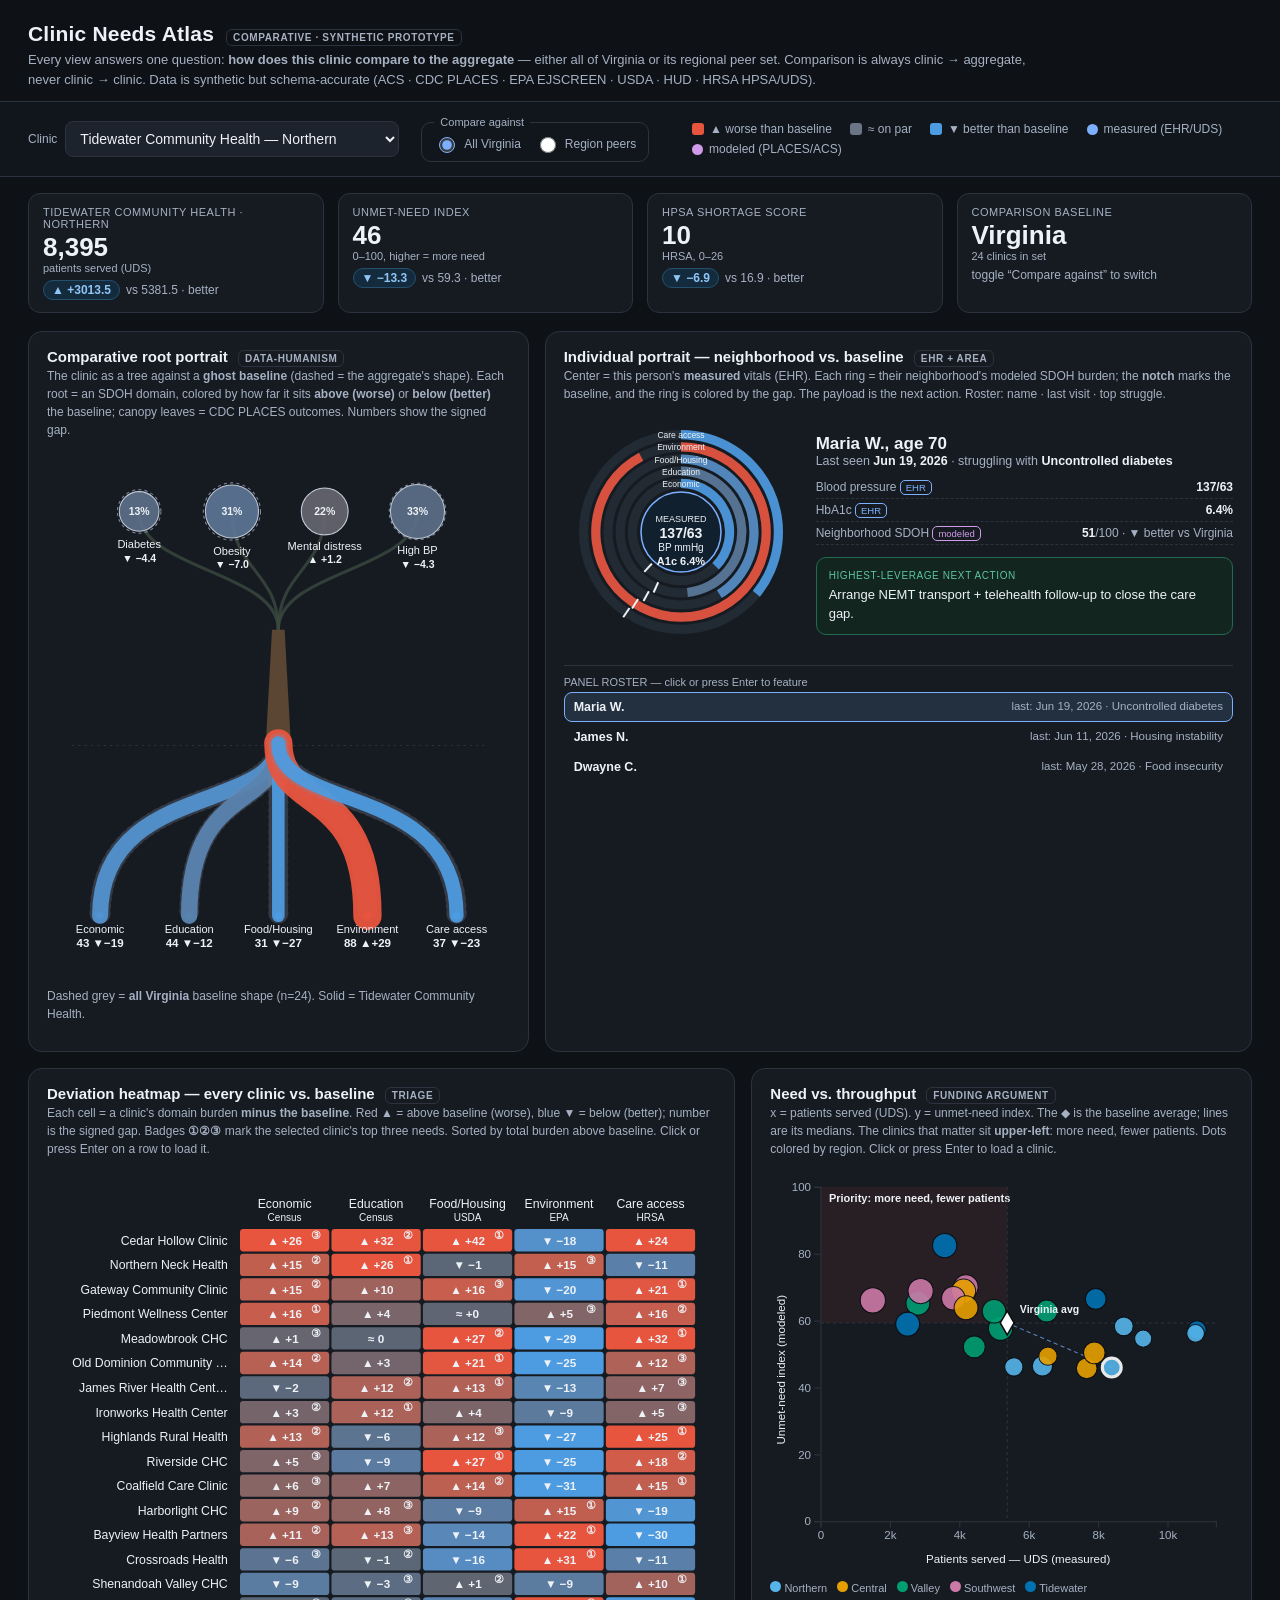
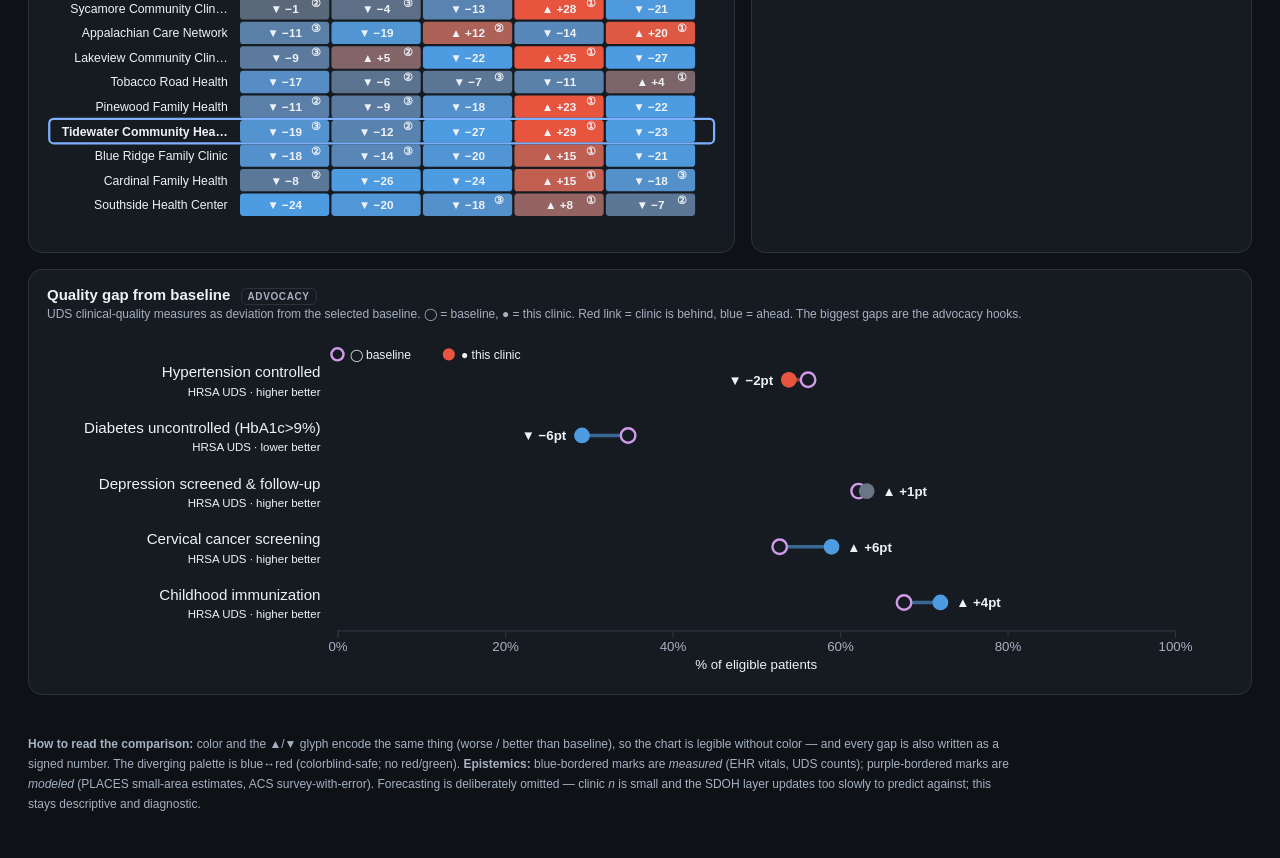
<file: dashboard/clinic-needs-atlas.html>
<!DOCTYPE html>
<html lang="en">
<head>
<meta charset="utf-8" />
<meta name="viewport" content="width=device-width, initial-scale=1" />
<title>Clinic Needs Atlas — comparative</title>
<script>
/* D3 v7.9.0 inlined for offline use — https://d3js.org */
// https://d3js.org v7.9.0 Copyright 2010-2023 Mike Bostock
!function(t,n){"object"==typeof exports&&"undefined"!=typeof module?n(exports):"function"==typeof define&&define.amd?define(["exports"],n):n((t="undefined"!=typeof globalThis?globalThis:t||self).d3=t.d3||{})}(this,(function(t){"use strict";function n(t,n){return null==t||null==n?NaN:t<n?-1:t>n?1:t>=n?0:NaN}function e(t,n){return null==t||null==n?NaN:n<t?-1:n>t?1:n>=t?0:NaN}function r(t){let r,o,a;function u(t,n,e=0,i=t.length){if(e<i){if(0!==r(n,n))return i;do{const r=e+i>>>1;o(t[r],n)<0?e=r+1:i=r}while(e<i)}return e}return 2!==t.length?(r=n,o=(e,r)=>n(t(e),r),a=(n,e)=>t(n)-e):(r=t===n||t===e?t:i,o=t,a=t),{left:u,center:function(t,n,e=0,r=t.length){const i=u(t,n,e,r-1);return i>e&&a(t[i-1],n)>-a(t[i],n)?i-1:i},right:function(t,n,e=0,i=t.length){if(e<i){if(0!==r(n,n))return i;do{const r=e+i>>>1;o(t[r],n)<=0?e=r+1:i=r}while(e<i)}return e}}}function i(){return 0}function o(t){return null===t?NaN:+t}const a=r(n),u=a.right,c=a.left,f=r(o).center;var s=u;const l=d(y),h=d((function(t){const n=y(t);return(t,e,r,i,o)=>{n(t,e,(r<<=2)+0,(i<<=2)+0,o<<=2),n(t,e,r+1,i+1,o),n(t,e,r+2,i+2,o),n(t,e,r+3,i+3,o)}}));function d(t){return function(n,e,r=e){if(!((e=+e)>=0))throw new RangeError("invalid rx");if(!((r=+r)>=0))throw new RangeError("invalid ry");let{data:i,width:o,height:a}=n;if(!((o=Math.floor(o))>=0))throw new RangeError("invalid width");if(!((a=Math.floor(void 0!==a?a:i.length/o))>=0))throw new RangeError("invalid height");if(!o||!a||!e&&!r)return n;const u=e&&t(e),c=r&&t(r),f=i.slice();return u&&c?(p(u,f,i,o,a),p(u,i,f,o,a),p(u,f,i,o,a),g(c,i,f,o,a),g(c,f,i,o,a),g(c,i,f,o,a)):u?(p(u,i,f,o,a),p(u,f,i,o,a),p(u,i,f,o,a)):c&&(g(c,i,f,o,a),g(c,f,i,o,a),g(c,i,f,o,a)),n}}function p(t,n,e,r,i){for(let o=0,a=r*i;o<a;)t(n,e,o,o+=r,1)}function g(t,n,e,r,i){for(let o=0,a=r*i;o<r;++o)t(n,e,o,o+a,r)}function y(t){const n=Math.floor(t);if(n===t)return function(t){const n=2*t+1;return(e,r,i,o,a)=>{if(!((o-=a)>=i))return;let u=t*r[i];const c=a*t;for(let t=i,n=i+c;t<n;t+=a)u+=r[Math.min(o,t)];for(let t=i,f=o;t<=f;t+=a)u+=r[Math.min(o,t+c)],e[t]=u/n,u-=r[Math.max(i,t-c)]}}(t);const e=t-n,r=2*t+1;return(t,i,o,a,u)=>{if(!((a-=u)>=o))return;let c=n*i[o];const f=u*n,s=f+u;for(let t=o,n=o+f;t<n;t+=u)c+=i[Math.min(a,t)];for(let n=o,l=a;n<=l;n+=u)c+=i[Math.min(a,n+f)],t[n]=(c+e*(i[Math.max(o,n-s)]+i[Math.min(a,n+s)]))/r,c-=i[Math.max(o,n-f)]}}function v(t,n){let e=0;if(void 0===n)for(let n of t)null!=n&&(n=+n)>=n&&++e;else{let r=-1;for(let i of t)null!=(i=n(i,++r,t))&&(i=+i)>=i&&++e}return e}function _(t){return 0|t.length}function b(t){return!(t>0)}function m(t){return"object"!=typeof t||"length"in t?t:Array.from(t)}function x(t,n){let e,r=0,i=0,o=0;if(void 0===n)for(let n of t)null!=n&&(n=+n)>=n&&(e=n-i,i+=e/++r,o+=e*(n-i));else{let a=-1;for(let u of t)null!=(u=n(u,++a,t))&&(u=+u)>=u&&(e=u-i,i+=e/++r,o+=e*(u-i))}if(r>1)return o/(r-1)}function w(t,n){const e=x(t,n);return e?Math.sqrt(e):e}function M(t,n){let e,r;if(void 0===n)for(const n of t)null!=n&&(void 0===e?n>=n&&(e=r=n):(e>n&&(e=n),r<n&&(r=n)));else{let i=-1;for(let o of t)null!=(o=n(o,++i,t))&&(void 0===e?o>=o&&(e=r=o):(e>o&&(e=o),r<o&&(r=o)))}return[e,r]}class T{constructor(){this._partials=new Float64Array(32),this._n=0}add(t){const n=this._partials;let e=0;for(let r=0;r<this._n&&r<32;r++){const i=n[r],o=t+i,a=Math.abs(t)<Math.abs(i)?t-(o-i):i-(o-t);a&&(n[e++]=a),t=o}return n[e]=t,this._n=e+1,this}valueOf(){const t=this._partials;let n,e,r,i=this._n,o=0;if(i>0){for(o=t[--i];i>0&&(n=o,e=t[--i],o=n+e,r=e-(o-n),!r););i>0&&(r<0&&t[i-1]<0||r>0&&t[i-1]>0)&&(e=2*r,n=o+e,e==n-o&&(o=n))}return o}}class InternMap extends Map{constructor(t,n=N){if(super(),Object.defineProperties(this,{_intern:{value:new Map},_key:{value:n}}),null!=t)for(const[n,e]of t)this.set(n,e)}get(t){return super.get(A(this,t))}has(t){return super.has(A(this,t))}set(t,n){return super.set(S(this,t),n)}delete(t){return super.delete(E(this,t))}}class InternSet extends Set{constructor(t,n=N){if(super(),Object.defineProperties(this,{_intern:{value:new Map},_key:{value:n}}),null!=t)for(const n of t)this.add(n)}has(t){return super.has(A(this,t))}add(t){return super.add(S(this,t))}delete(t){return super.delete(E(this,t))}}function A({_intern:t,_key:n},e){const r=n(e);return t.has(r)?t.get(r):e}function S({_intern:t,_key:n},e){const r=n(e);return t.has(r)?t.get(r):(t.set(r,e),e)}function E({_intern:t,_key:n},e){const r=n(e);return t.has(r)&&(e=t.get(r),t.delete(r)),e}function N(t){return null!==t&&"object"==typeof t?t.valueOf():t}function k(t){return t}function C(t,...n){return F(t,k,k,n)}function P(t,...n){return F(t,Array.from,k,n)}function z(t,n){for(let e=1,r=n.length;e<r;++e)t=t.flatMap((t=>t.pop().map((([n,e])=>[...t,n,e]))));return t}function $(t,n,...e){return F(t,k,n,e)}function D(t,n,...e){return F(t,Array.from,n,e)}function R(t){if(1!==t.length)throw new Error("duplicate key");return t[0]}function F(t,n,e,r){return function t(i,o){if(o>=r.length)return e(i);const a=new InternMap,u=r[o++];let c=-1;for(const t of i){const n=u(t,++c,i),e=a.get(n);e?e.push(t):a.set(n,[t])}for(const[n,e]of a)a.set(n,t(e,o));return n(a)}(t,0)}function q(t,n){return Array.from(n,(n=>t[n]))}function U(t,...n){if("function"!=typeof t[Symbol.iterator])throw new TypeError("values is not iterable");t=Array.from(t);let[e]=n;if(e&&2!==e.length||n.length>1){const r=Uint32Array.from(t,((t,n)=>n));return n.length>1?(n=n.map((n=>t.map(n))),r.sort(((t,e)=>{for(const r of n){const n=O(r[t],r[e]);if(n)return n}}))):(e=t.map(e),r.sort(((t,n)=>O(e[t],e[n])))),q(t,r)}return t.sort(I(e))}function I(t=n){if(t===n)return O;if("function"!=typeof t)throw new TypeError("compare is not a function");return(n,e)=>{const r=t(n,e);return r||0===r?r:(0===t(e,e))-(0===t(n,n))}}function O(t,n){return(null==t||!(t>=t))-(null==n||!(n>=n))||(t<n?-1:t>n?1:0)}var B=Array.prototype.slice;function Y(t){return()=>t}const L=Math.sqrt(50),j=Math.sqrt(10),H=Math.sqrt(2);function X(t,n,e){const r=(n-t)/Math.max(0,e),i=Math.floor(Math.log10(r)),o=r/Math.pow(10,i),a=o>=L?10:o>=j?5:o>=H?2:1;let u,c,f;return i<0?(f=Math.pow(10,-i)/a,u=Math.round(t*f),c=Math.round(n*f),u/f<t&&++u,c/f>n&&--c,f=-f):(f=Math.pow(10,i)*a,u=Math.round(t/f),c=Math.round(n/f),u*f<t&&++u,c*f>n&&--c),c<u&&.5<=e&&e<2?X(t,n,2*e):[u,c,f]}function G(t,n,e){if(!((e=+e)>0))return[];if((t=+t)===(n=+n))return[t];const r=n<t,[i,o,a]=r?X(n,t,e):X(t,n,e);if(!(o>=i))return[];const u=o-i+1,c=new Array(u);if(r)if(a<0)for(let t=0;t<u;++t)c[t]=(o-t)/-a;else for(let t=0;t<u;++t)c[t]=(o-t)*a;else if(a<0)for(let t=0;t<u;++t)c[t]=(i+t)/-a;else for(let t=0;t<u;++t)c[t]=(i+t)*a;return c}function V(t,n,e){return X(t=+t,n=+n,e=+e)[2]}function W(t,n,e){e=+e;const r=(n=+n)<(t=+t),i=r?V(n,t,e):V(t,n,e);return(r?-1:1)*(i<0?1/-i:i)}function Z(t,n,e){let r;for(;;){const i=V(t,n,e);if(i===r||0===i||!isFinite(i))return[t,n];i>0?(t=Math.floor(t/i)*i,n=Math.ceil(n/i)*i):i<0&&(t=Math.ceil(t*i)/i,n=Math.floor(n*i)/i),r=i}}function K(t){return Math.max(1,Math.ceil(Math.log(v(t))/Math.LN2)+1)}function Q(){var t=k,n=M,e=K;function r(r){Array.isArray(r)||(r=Array.from(r));var i,o,a,u=r.length,c=new Array(u);for(i=0;i<u;++i)c[i]=t(r[i],i,r);var f=n(c),l=f[0],h=f[1],d=e(c,l,h);if(!Array.isArray(d)){const t=h,e=+d;if(n===M&&([l,h]=Z(l,h,e)),(d=G(l,h,e))[0]<=l&&(a=V(l,h,e)),d[d.length-1]>=h)if(t>=h&&n===M){const t=V(l,h,e);isFinite(t)&&(t>0?h=(Math.floor(h/t)+1)*t:t<0&&(h=(Math.ceil(h*-t)+1)/-t))}else d.pop()}for(var p=d.length,g=0,y=p;d[g]<=l;)++g;for(;d[y-1]>h;)--y;(g||y<p)&&(d=d.slice(g,y),p=y-g);var v,_=new Array(p+1);for(i=0;i<=p;++i)(v=_[i]=[]).x0=i>0?d[i-1]:l,v.x1=i<p?d[i]:h;if(isFinite(a)){if(a>0)for(i=0;i<u;++i)null!=(o=c[i])&&l<=o&&o<=h&&_[Math.min(p,Math.floor((o-l)/a))].push(r[i]);else if(a<0)for(i=0;i<u;++i)if(null!=(o=c[i])&&l<=o&&o<=h){const t=Math.floor((l-o)*a);_[Math.min(p,t+(d[t]<=o))].push(r[i])}}else for(i=0;i<u;++i)null!=(o=c[i])&&l<=o&&o<=h&&_[s(d,o,0,p)].push(r[i]);return _}return r.value=function(n){return arguments.length?(t="function"==typeof n?n:Y(n),r):t},r.domain=function(t){return arguments.length?(n="function"==typeof t?t:Y([t[0],t[1]]),r):n},r.thresholds=function(t){return arguments.length?(e="function"==typeof t?t:Y(Array.isArray(t)?B.call(t):t),r):e},r}function J(t,n){let e;if(void 0===n)for(const n of t)null!=n&&(e<n||void 0===e&&n>=n)&&(e=n);else{let r=-1;for(let i of t)null!=(i=n(i,++r,t))&&(e<i||void 0===e&&i>=i)&&(e=i)}return e}function tt(t,n){let e,r=-1,i=-1;if(void 0===n)for(const n of t)++i,null!=n&&(e<n||void 0===e&&n>=n)&&(e=n,r=i);else for(let o of t)null!=(o=n(o,++i,t))&&(e<o||void 0===e&&o>=o)&&(e=o,r=i);return r}function nt(t,n){let e;if(void 0===n)for(const n of t)null!=n&&(e>n||void 0===e&&n>=n)&&(e=n);else{let r=-1;for(let i of t)null!=(i=n(i,++r,t))&&(e>i||void 0===e&&i>=i)&&(e=i)}return e}function et(t,n){let e,r=-1,i=-1;if(void 0===n)for(const n of t)++i,null!=n&&(e>n||void 0===e&&n>=n)&&(e=n,r=i);else for(let o of t)null!=(o=n(o,++i,t))&&(e>o||void 0===e&&o>=o)&&(e=o,r=i);return r}function rt(t,n,e=0,r=1/0,i){if(n=Math.floor(n),e=Math.floor(Math.max(0,e)),r=Math.floor(Math.min(t.length-1,r)),!(e<=n&&n<=r))return t;for(i=void 0===i?O:I(i);r>e;){if(r-e>600){const o=r-e+1,a=n-e+1,u=Math.log(o),c=.5*Math.exp(2*u/3),f=.5*Math.sqrt(u*c*(o-c)/o)*(a-o/2<0?-1:1);rt(t,n,Math.max(e,Math.floor(n-a*c/o+f)),Math.min(r,Math.floor(n+(o-a)*c/o+f)),i)}const o=t[n];let a=e,u=r;for(it(t,e,n),i(t[r],o)>0&&it(t,e,r);a<u;){for(it(t,a,u),++a,--u;i(t[a],o)<0;)++a;for(;i(t[u],o)>0;)--u}0===i(t[e],o)?it(t,e,u):(++u,it(t,u,r)),u<=n&&(e=u+1),n<=u&&(r=u-1)}return t}function it(t,n,e){const r=t[n];t[n]=t[e],t[e]=r}function ot(t,e=n){let r,i=!1;if(1===e.length){let o;for(const a of t){const t=e(a);(i?n(t,o)>0:0===n(t,t))&&(r=a,o=t,i=!0)}}else for(const n of t)(i?e(n,r)>0:0===e(n,n))&&(r=n,i=!0);return r}function at(t,n,e){if(t=Float64Array.from(function*(t,n){if(void 0===n)for(let n of t)null!=n&&(n=+n)>=n&&(yield n);else{let e=-1;for(let r of t)null!=(r=n(r,++e,t))&&(r=+r)>=r&&(yield r)}}(t,e)),(r=t.length)&&!isNaN(n=+n)){if(n<=0||r<2)return nt(t);if(n>=1)return J(t);var r,i=(r-1)*n,o=Math.floor(i),a=J(rt(t,o).subarray(0,o+1));return a+(nt(t.subarray(o+1))-a)*(i-o)}}function ut(t,n,e=o){if((r=t.length)&&!isNaN(n=+n)){if(n<=0||r<2)return+e(t[0],0,t);if(n>=1)return+e(t[r-1],r-1,t);var r,i=(r-1)*n,a=Math.floor(i),u=+e(t[a],a,t);return u+(+e(t[a+1],a+1,t)-u)*(i-a)}}function ct(t,n,e=o){if(!isNaN(n=+n)){if(r=Float64Array.from(t,((n,r)=>o(e(t[r],r,t)))),n<=0)return et(r);if(n>=1)return tt(r);var r,i=Uint32Array.from(t,((t,n)=>n)),a=r.length-1,u=Math.floor(a*n);return rt(i,u,0,a,((t,n)=>O(r[t],r[n]))),(u=ot(i.subarray(0,u+1),(t=>r[t])))>=0?u:-1}}function ft(t){return Array.from(function*(t){for(const n of t)yield*n}(t))}function st(t,n){return[t,n]}function lt(t,n,e){t=+t,n=+n,e=(i=arguments.length)<2?(n=t,t=0,1):i<3?1:+e;for(var r=-1,i=0|Math.max(0,Math.ceil((n-t)/e)),o=new Array(i);++r<i;)o[r]=t+r*e;return o}function ht(t,e=n){if(1===e.length)return et(t,e);let r,i=-1,o=-1;for(const n of t)++o,(i<0?0===e(n,n):e(n,r)<0)&&(r=n,i=o);return i}var dt=pt(Math.random);function pt(t){return function(n,e=0,r=n.length){let i=r-(e=+e);for(;i;){const r=t()*i--|0,o=n[i+e];n[i+e]=n[r+e],n[r+e]=o}return n}}function gt(t){if(!(i=t.length))return[];for(var n=-1,e=nt(t,yt),r=new Array(e);++n<e;)for(var i,o=-1,a=r[n]=new Array(i);++o<i;)a[o]=t[o][n];return r}function yt(t){return t.length}function vt(t){return t instanceof InternSet?t:new InternSet(t)}function _t(t,n){const e=t[Symbol.iterator](),r=new Set;for(const t of n){const n=bt(t);if(r.has(n))continue;let i,o;for(;({value:i,done:o}=e.next());){if(o)return!1;const t=bt(i);if(r.add(t),Object.is(n,t))break}}return!0}function bt(t){return null!==t&&"object"==typeof t?t.valueOf():t}function mt(t){return t}var xt=1,wt=2,Mt=3,Tt=4,At=1e-6;function St(t){return"translate("+t+",0)"}function Et(t){return"translate(0,"+t+")"}function Nt(t){return n=>+t(n)}function kt(t,n){return n=Math.max(0,t.bandwidth()-2*n)/2,t.round()&&(n=Math.round(n)),e=>+t(e)+n}function Ct(){return!this.__axis}function Pt(t,n){var e=[],r=null,i=null,o=6,a=6,u=3,c="undefined"!=typeof window&&window.devicePixelRatio>1?0:.5,f=t===xt||t===Tt?-1:1,s=t===Tt||t===wt?"x":"y",l=t===xt||t===Mt?St:Et;function h(h){var d=null==r?n.ticks?n.ticks.apply(n,e):n.domain():r,p=null==i?n.tickFormat?n.tickFormat.apply(n,e):mt:i,g=Math.max(o,0)+u,y=n.range(),v=+y[0]+c,_=+y[y.length-1]+c,b=(n.bandwidth?kt:Nt)(n.copy(),c),m=h.selection?h.selection():h,x=m.selectAll(".domain").data([null]),w=m.selectAll(".tick").data(d,n).order(),M=w.exit(),T=w.enter().append("g").attr("class","tick"),A=w.select("line"),S=w.select("text");x=x.merge(x.enter().insert("path",".tick").attr("class","domain").attr("stroke","currentColor")),w=w.merge(T),A=A.merge(T.append("line").attr("stroke","currentColor").attr(s+"2",f*o)),S=S.merge(T.append("text").attr("fill","currentColor").attr(s,f*g).attr("dy",t===xt?"0em":t===Mt?"0.71em":"0.32em")),h!==m&&(x=x.transition(h),w=w.transition(h),A=A.transition(h),S=S.transition(h),M=M.transition(h).attr("opacity",At).attr("transform",(function(t){return isFinite(t=b(t))?l(t+c):this.getAttribute("transform")})),T.attr("opacity",At).attr("transform",(function(t){var n=this.parentNode.__axis;return l((n&&isFinite(n=n(t))?n:b(t))+c)}))),M.remove(),x.attr("d",t===Tt||t===wt?a?"M"+f*a+","+v+"H"+c+"V"+_+"H"+f*a:"M"+c+","+v+"V"+_:a?"M"+v+","+f*a+"V"+c+"H"+_+"V"+f*a:"M"+v+","+c+"H"+_),w.attr("opacity",1).attr("transform",(function(t){return l(b(t)+c)})),A.attr(s+"2",f*o),S.attr(s,f*g).text(p),m.filter(Ct).attr("fill","none").attr("font-size",10).attr("font-family","sans-serif").attr("text-anchor",t===wt?"start":t===Tt?"end":"middle"),m.each((function(){this.__axis=b}))}return h.scale=function(t){return arguments.length?(n=t,h):n},h.ticks=function(){return e=Array.from(arguments),h},h.tickArguments=function(t){return arguments.length?(e=null==t?[]:Array.from(t),h):e.slice()},h.tickValues=function(t){return arguments.length?(r=null==t?null:Array.from(t),h):r&&r.slice()},h.tickFormat=function(t){return arguments.length?(i=t,h):i},h.tickSize=function(t){return arguments.length?(o=a=+t,h):o},h.tickSizeInner=function(t){return arguments.length?(o=+t,h):o},h.tickSizeOuter=function(t){return arguments.length?(a=+t,h):a},h.tickPadding=function(t){return arguments.length?(u=+t,h):u},h.offset=function(t){return arguments.length?(c=+t,h):c},h}var zt={value:()=>{}};function $t(){for(var t,n=0,e=arguments.length,r={};n<e;++n){if(!(t=arguments[n]+"")||t in r||/[\s.]/.test(t))throw new Error("illegal type: "+t);r[t]=[]}return new Dt(r)}function Dt(t){this._=t}function Rt(t,n){for(var e,r=0,i=t.length;r<i;++r)if((e=t[r]).name===n)return e.value}function Ft(t,n,e){for(var r=0,i=t.length;r<i;++r)if(t[r].name===n){t[r]=zt,t=t.slice(0,r).concat(t.slice(r+1));break}return null!=e&&t.push({name:n,value:e}),t}Dt.prototype=$t.prototype={constructor:Dt,on:function(t,n){var e,r,i=this._,o=(r=i,(t+"").trim().split(/^|\s+/).map((function(t){var n="",e=t.indexOf(".");if(e>=0&&(n=t.slice(e+1),t=t.slice(0,e)),t&&!r.hasOwnProperty(t))throw new Error("unknown type: "+t);return{type:t,name:n}}))),a=-1,u=o.length;if(!(arguments.length<2)){if(null!=n&&"function"!=typeof n)throw new Error("invalid callback: "+n);for(;++a<u;)if(e=(t=o[a]).type)i[e]=Ft(i[e],t.name,n);else if(null==n)for(e in i)i[e]=Ft(i[e],t.name,null);return this}for(;++a<u;)if((e=(t=o[a]).type)&&(e=Rt(i[e],t.name)))return e},copy:function(){var t={},n=this._;for(var e in n)t[e]=n[e].slice();return new Dt(t)},call:function(t,n){if((e=arguments.length-2)>0)for(var e,r,i=new Array(e),o=0;o<e;++o)i[o]=arguments[o+2];if(!this._.hasOwnProperty(t))throw new Error("unknown type: "+t);for(o=0,e=(r=this._[t]).length;o<e;++o)r[o].value.apply(n,i)},apply:function(t,n,e){if(!this._.hasOwnProperty(t))throw new Error("unknown type: "+t);for(var r=this._[t],i=0,o=r.length;i<o;++i)r[i].value.apply(n,e)}};var qt="http://www.w3.org/1999/xhtml",Ut={svg:"http://www.w3.org/2000/svg",xhtml:qt,xlink:"http://www.w3.org/1999/xlink",xml:"http://www.w3.org/XML/1998/namespace",xmlns:"http://www.w3.org/2000/xmlns/"};function It(t){var n=t+="",e=n.indexOf(":");return e>=0&&"xmlns"!==(n=t.slice(0,e))&&(t=t.slice(e+1)),Ut.hasOwnProperty(n)?{space:Ut[n],local:t}:t}function Ot(t){return function(){var n=this.ownerDocument,e=this.namespaceURI;return e===qt&&n.documentElement.namespaceURI===qt?n.createElement(t):n.createElementNS(e,t)}}function Bt(t){return function(){return this.ownerDocument.createElementNS(t.space,t.local)}}function Yt(t){var n=It(t);return(n.local?Bt:Ot)(n)}function Lt(){}function jt(t){return null==t?Lt:function(){return this.querySelector(t)}}function Ht(t){return null==t?[]:Array.isArray(t)?t:Array.from(t)}function Xt(){return[]}function Gt(t){return null==t?Xt:function(){return this.querySelectorAll(t)}}function Vt(t){return function(){return this.matches(t)}}function Wt(t){return function(n){return n.matches(t)}}var Zt=Array.prototype.find;function Kt(){return this.firstElementChild}var Qt=Array.prototype.filter;function Jt(){return Array.from(this.children)}function tn(t){return new Array(t.length)}function nn(t,n){this.ownerDocument=t.ownerDocument,this.namespaceURI=t.namespaceURI,this._next=null,this._parent=t,this.__data__=n}function en(t,n,e,r,i,o){for(var a,u=0,c=n.length,f=o.length;u<f;++u)(a=n[u])?(a.__data__=o[u],r[u]=a):e[u]=new nn(t,o[u]);for(;u<c;++u)(a=n[u])&&(i[u]=a)}function rn(t,n,e,r,i,o,a){var u,c,f,s=new Map,l=n.length,h=o.length,d=new Array(l);for(u=0;u<l;++u)(c=n[u])&&(d[u]=f=a.call(c,c.__data__,u,n)+"",s.has(f)?i[u]=c:s.set(f,c));for(u=0;u<h;++u)f=a.call(t,o[u],u,o)+"",(c=s.get(f))?(r[u]=c,c.__data__=o[u],s.delete(f)):e[u]=new nn(t,o[u]);for(u=0;u<l;++u)(c=n[u])&&s.get(d[u])===c&&(i[u]=c)}function on(t){return t.__data__}function an(t){return"object"==typeof t&&"length"in t?t:Array.from(t)}function un(t,n){return t<n?-1:t>n?1:t>=n?0:NaN}function cn(t){return function(){this.removeAttribute(t)}}function fn(t){return function(){this.removeAttributeNS(t.space,t.local)}}function sn(t,n){return function(){this.setAttribute(t,n)}}function ln(t,n){return function(){this.setAttributeNS(t.space,t.local,n)}}function hn(t,n){return function(){var e=n.apply(this,arguments);null==e?this.removeAttribute(t):this.setAttribute(t,e)}}function dn(t,n){return function(){var e=n.apply(this,arguments);null==e?this.removeAttributeNS(t.space,t.local):this.setAttributeNS(t.space,t.local,e)}}function pn(t){return t.ownerDocument&&t.ownerDocument.defaultView||t.document&&t||t.defaultView}function gn(t){return function(){this.style.removeProperty(t)}}function yn(t,n,e){return function(){this.style.setProperty(t,n,e)}}function vn(t,n,e){return function(){var r=n.apply(this,arguments);null==r?this.style.removeProperty(t):this.style.setProperty(t,r,e)}}function _n(t,n){return t.style.getPropertyValue(n)||pn(t).getComputedStyle(t,null).getPropertyValue(n)}function bn(t){return function(){delete this[t]}}function mn(t,n){return function(){this[t]=n}}function xn(t,n){return function(){var e=n.apply(this,arguments);null==e?delete this[t]:this[t]=e}}function wn(t){return t.trim().split(/^|\s+/)}function Mn(t){return t.classList||new Tn(t)}function Tn(t){this._node=t,this._names=wn(t.getAttribute("class")||"")}function An(t,n){for(var e=Mn(t),r=-1,i=n.length;++r<i;)e.add(n[r])}function Sn(t,n){for(var e=Mn(t),r=-1,i=n.length;++r<i;)e.remove(n[r])}function En(t){return function(){An(this,t)}}function Nn(t){return function(){Sn(this,t)}}function kn(t,n){return function(){(n.apply(this,arguments)?An:Sn)(this,t)}}function Cn(){this.textContent=""}function Pn(t){return function(){this.textContent=t}}function zn(t){return function(){var n=t.apply(this,arguments);this.textContent=null==n?"":n}}function $n(){this.innerHTML=""}function Dn(t){return function(){this.innerHTML=t}}function Rn(t){return function(){var n=t.apply(this,arguments);this.innerHTML=null==n?"":n}}function Fn(){this.nextSibling&&this.parentNode.appendChild(this)}function qn(){this.previousSibling&&this.parentNode.insertBefore(this,this.parentNode.firstChild)}function Un(){return null}function In(){var t=this.parentNode;t&&t.removeChild(this)}function On(){var t=this.cloneNode(!1),n=this.parentNode;return n?n.insertBefore(t,this.nextSibling):t}function Bn(){var t=this.cloneNode(!0),n=this.parentNode;return n?n.insertBefore(t,this.nextSibling):t}function Yn(t){return function(){var n=this.__on;if(n){for(var e,r=0,i=-1,o=n.length;r<o;++r)e=n[r],t.type&&e.type!==t.type||e.name!==t.name?n[++i]=e:this.removeEventListener(e.type,e.listener,e.options);++i?n.length=i:delete this.__on}}}function Ln(t,n,e){return function(){var r,i=this.__on,o=function(t){return function(n){t.call(this,n,this.__data__)}}(n);if(i)for(var a=0,u=i.length;a<u;++a)if((r=i[a]).type===t.type&&r.name===t.name)return this.removeEventListener(r.type,r.listener,r.options),this.addEventListener(r.type,r.listener=o,r.options=e),void(r.value=n);this.addEventListener(t.type,o,e),r={type:t.type,name:t.name,value:n,listener:o,options:e},i?i.push(r):this.__on=[r]}}function jn(t,n,e){var r=pn(t),i=r.CustomEvent;"function"==typeof i?i=new i(n,e):(i=r.document.createEvent("Event"),e?(i.initEvent(n,e.bubbles,e.cancelable),i.detail=e.detail):i.initEvent(n,!1,!1)),t.dispatchEvent(i)}function Hn(t,n){return function(){return jn(this,t,n)}}function Xn(t,n){return function(){return jn(this,t,n.apply(this,arguments))}}nn.prototype={constructor:nn,appendChild:function(t){return this._parent.insertBefore(t,this._next)},insertBefore:function(t,n){return this._parent.insertBefore(t,n)},querySelector:function(t){return this._parent.querySelector(t)},querySelectorAll:function(t){return this._parent.querySelectorAll(t)}},Tn.prototype={add:function(t){this._names.indexOf(t)<0&&(this._names.push(t),this._node.setAttribute("class",this._names.join(" ")))},remove:function(t){var n=this._names.indexOf(t);n>=0&&(this._names.splice(n,1),this._node.setAttribute("class",this._names.join(" ")))},contains:function(t){return this._names.indexOf(t)>=0}};var Gn=[null];function Vn(t,n){this._groups=t,this._parents=n}function Wn(){return new Vn([[document.documentElement]],Gn)}function Zn(t){return"string"==typeof t?new Vn([[document.querySelector(t)]],[document.documentElement]):new Vn([[t]],Gn)}Vn.prototype=Wn.prototype={constructor:Vn,select:function(t){"function"!=typeof t&&(t=jt(t));for(var n=this._groups,e=n.length,r=new Array(e),i=0;i<e;++i)for(var o,a,u=n[i],c=u.length,f=r[i]=new Array(c),s=0;s<c;++s)(o=u[s])&&(a=t.call(o,o.__data__,s,u))&&("__data__"in o&&(a.__data__=o.__data__),f[s]=a);return new Vn(r,this._parents)},selectAll:function(t){t="function"==typeof t?function(t){return function(){return Ht(t.apply(this,arguments))}}(t):Gt(t);for(var n=this._groups,e=n.length,r=[],i=[],o=0;o<e;++o)for(var a,u=n[o],c=u.length,f=0;f<c;++f)(a=u[f])&&(r.push(t.call(a,a.__data__,f,u)),i.push(a));return new Vn(r,i)},selectChild:function(t){return this.select(null==t?Kt:function(t){return function(){return Zt.call(this.children,t)}}("function"==typeof t?t:Wt(t)))},selectChildren:function(t){return this.selectAll(null==t?Jt:function(t){return function(){return Qt.call(this.children,t)}}("function"==typeof t?t:Wt(t)))},filter:function(t){"function"!=typeof t&&(t=Vt(t));for(var n=this._groups,e=n.length,r=new Array(e),i=0;i<e;++i)for(var o,a=n[i],u=a.length,c=r[i]=[],f=0;f<u;++f)(o=a[f])&&t.call(o,o.__data__,f,a)&&c.push(o);return new Vn(r,this._parents)},data:function(t,n){if(!arguments.length)return Array.from(this,on);var e=n?rn:en,r=this._parents,i=this._groups;"function"!=typeof t&&(t=function(t){return function(){return t}}(t));for(var o=i.length,a=new Array(o),u=new Array(o),c=new Array(o),f=0;f<o;++f){var s=r[f],l=i[f],h=l.length,d=an(t.call(s,s&&s.__data__,f,r)),p=d.length,g=u[f]=new Array(p),y=a[f]=new Array(p);e(s,l,g,y,c[f]=new Array(h),d,n);for(var v,_,b=0,m=0;b<p;++b)if(v=g[b]){for(b>=m&&(m=b+1);!(_=y[m])&&++m<p;);v._next=_||null}}return(a=new Vn(a,r))._enter=u,a._exit=c,a},enter:function(){return new Vn(this._enter||this._groups.map(tn),this._parents)},exit:function(){return new Vn(this._exit||this._groups.map(tn),this._parents)},join:function(t,n,e){var r=this.enter(),i=this,o=this.exit();return"function"==typeof t?(r=t(r))&&(r=r.selection()):r=r.append(t+""),null!=n&&(i=n(i))&&(i=i.selection()),null==e?o.remove():e(o),r&&i?r.merge(i).order():i},merge:function(t){for(var n=t.selection?t.selection():t,e=this._groups,r=n._groups,i=e.length,o=r.length,a=Math.min(i,o),u=new Array(i),c=0;c<a;++c)for(var f,s=e[c],l=r[c],h=s.length,d=u[c]=new Array(h),p=0;p<h;++p)(f=s[p]||l[p])&&(d[p]=f);for(;c<i;++c)u[c]=e[c];return new Vn(u,this._parents)},selection:function(){return this},order:function(){for(var t=this._groups,n=-1,e=t.length;++n<e;)for(var r,i=t[n],o=i.length-1,a=i[o];--o>=0;)(r=i[o])&&(a&&4^r.compareDocumentPosition(a)&&a.parentNode.insertBefore(r,a),a=r);return this},sort:function(t){function n(n,e){return n&&e?t(n.__data__,e.__data__):!n-!e}t||(t=un);for(var e=this._groups,r=e.length,i=new Array(r),o=0;o<r;++o){for(var a,u=e[o],c=u.length,f=i[o]=new Array(c),s=0;s<c;++s)(a=u[s])&&(f[s]=a);f.sort(n)}return new Vn(i,this._parents).order()},call:function(){var t=arguments[0];return arguments[0]=this,t.apply(null,arguments),this},nodes:function(){return Array.from(this)},node:function(){for(var t=this._groups,n=0,e=t.length;n<e;++n)for(var r=t[n],i=0,o=r.length;i<o;++i){var a=r[i];if(a)return a}return null},size:function(){let t=0;for(const n of this)++t;return t},empty:function(){return!this.node()},each:function(t){for(var n=this._groups,e=0,r=n.length;e<r;++e)for(var i,o=n[e],a=0,u=o.length;a<u;++a)(i=o[a])&&t.call(i,i.__data__,a,o);return this},attr:function(t,n){var e=It(t);if(arguments.length<2){var r=this.node();return e.local?r.getAttributeNS(e.space,e.local):r.getAttribute(e)}return this.each((null==n?e.local?fn:cn:"function"==typeof n?e.local?dn:hn:e.local?ln:sn)(e,n))},style:function(t,n,e){return arguments.length>1?this.each((null==n?gn:"function"==typeof n?vn:yn)(t,n,null==e?"":e)):_n(this.node(),t)},property:function(t,n){return arguments.length>1?this.each((null==n?bn:"function"==typeof n?xn:mn)(t,n)):this.node()[t]},classed:function(t,n){var e=wn(t+"");if(arguments.length<2){for(var r=Mn(this.node()),i=-1,o=e.length;++i<o;)if(!r.contains(e[i]))return!1;return!0}return this.each(("function"==typeof n?kn:n?En:Nn)(e,n))},text:function(t){return arguments.length?this.each(null==t?Cn:("function"==typeof t?zn:Pn)(t)):this.node().textContent},html:function(t){return arguments.length?this.each(null==t?$n:("function"==typeof t?Rn:Dn)(t)):this.node().innerHTML},raise:function(){return this.each(Fn)},lower:function(){return this.each(qn)},append:function(t){var n="function"==typeof t?t:Yt(t);return this.select((function(){return this.appendChild(n.apply(this,arguments))}))},insert:function(t,n){var e="function"==typeof t?t:Yt(t),r=null==n?Un:"function"==typeof n?n:jt(n);return this.select((function(){return this.insertBefore(e.apply(this,arguments),r.apply(this,arguments)||null)}))},remove:function(){return this.each(In)},clone:function(t){return this.select(t?Bn:On)},datum:function(t){return arguments.length?this.property("__data__",t):this.node().__data__},on:function(t,n,e){var r,i,o=function(t){return t.trim().split(/^|\s+/).map((function(t){var n="",e=t.indexOf(".");return e>=0&&(n=t.slice(e+1),t=t.slice(0,e)),{type:t,name:n}}))}(t+""),a=o.length;if(!(arguments.length<2)){for(u=n?Ln:Yn,r=0;r<a;++r)this.each(u(o[r],n,e));return this}var u=this.node().__on;if(u)for(var c,f=0,s=u.length;f<s;++f)for(r=0,c=u[f];r<a;++r)if((i=o[r]).type===c.type&&i.name===c.name)return c.value},dispatch:function(t,n){return this.each(("function"==typeof n?Xn:Hn)(t,n))},[Symbol.iterator]:function*(){for(var t=this._groups,n=0,e=t.length;n<e;++n)for(var r,i=t[n],o=0,a=i.length;o<a;++o)(r=i[o])&&(yield r)}};var Kn=0;function Qn(){return new Jn}function Jn(){this._="@"+(++Kn).toString(36)}function te(t){let n;for(;n=t.sourceEvent;)t=n;return t}function ne(t,n){if(t=te(t),void 0===n&&(n=t.currentTarget),n){var e=n.ownerSVGElement||n;if(e.createSVGPoint){var r=e.createSVGPoint();return r.x=t.clientX,r.y=t.clientY,[(r=r.matrixTransform(n.getScreenCTM().inverse())).x,r.y]}if(n.getBoundingClientRect){var i=n.getBoundingClientRect();return[t.clientX-i.left-n.clientLeft,t.clientY-i.top-n.clientTop]}}return[t.pageX,t.pageY]}Jn.prototype=Qn.prototype={constructor:Jn,get:function(t){for(var n=this._;!(n in t);)if(!(t=t.parentNode))return;return t[n]},set:function(t,n){return t[this._]=n},remove:function(t){return this._ in t&&delete t[this._]},toString:function(){return this._}};const ee={passive:!1},re={capture:!0,passive:!1};function ie(t){t.stopImmediatePropagation()}function oe(t){t.preventDefault(),t.stopImmediatePropagation()}function ae(t){var n=t.document.documentElement,e=Zn(t).on("dragstart.drag",oe,re);"onselectstart"in n?e.on("selectstart.drag",oe,re):(n.__noselect=n.style.MozUserSelect,n.style.MozUserSelect="none")}function ue(t,n){var e=t.document.documentElement,r=Zn(t).on("dragstart.drag",null);n&&(r.on("click.drag",oe,re),setTimeout((function(){r.on("click.drag",null)}),0)),"onselectstart"in e?r.on("selectstart.drag",null):(e.style.MozUserSelect=e.__noselect,delete e.__noselect)}var ce=t=>()=>t;function fe(t,{sourceEvent:n,subject:e,target:r,identifier:i,active:o,x:a,y:u,dx:c,dy:f,dispatch:s}){Object.defineProperties(this,{type:{value:t,enumerable:!0,configurable:!0},sourceEvent:{value:n,enumerable:!0,configurable:!0},subject:{value:e,enumerable:!0,configurable:!0},target:{value:r,enumerable:!0,configurable:!0},identifier:{value:i,enumerable:!0,configurable:!0},active:{value:o,enumerable:!0,configurable:!0},x:{value:a,enumerable:!0,configurable:!0},y:{value:u,enumerable:!0,configurable:!0},dx:{value:c,enumerable:!0,configurable:!0},dy:{value:f,enumerable:!0,configurable:!0},_:{value:s}})}function se(t){return!t.ctrlKey&&!t.button}function le(){return this.parentNode}function he(t,n){return null==n?{x:t.x,y:t.y}:n}function de(){return navigator.maxTouchPoints||"ontouchstart"in this}function pe(t,n,e){t.prototype=n.prototype=e,e.constructor=t}function ge(t,n){var e=Object.create(t.prototype);for(var r in n)e[r]=n[r];return e}function ye(){}fe.prototype.on=function(){var t=this._.on.apply(this._,arguments);return t===this._?this:t};var ve=.7,_e=1/ve,be="\\s*([+-]?\\d+)\\s*",me="\\s*([+-]?(?:\\d*\\.)?\\d+(?:[eE][+-]?\\d+)?)\\s*",xe="\\s*([+-]?(?:\\d*\\.)?\\d+(?:[eE][+-]?\\d+)?)%\\s*",we=/^#([0-9a-f]{3,8})$/,Me=new RegExp(`^rgb\\(${be},${be},${be}\\)$`),Te=new RegExp(`^rgb\\(${xe},${xe},${xe}\\)$`),Ae=new RegExp(`^rgba\\(${be},${be},${be},${me}\\)$`),Se=new RegExp(`^rgba\\(${xe},${xe},${xe},${me}\\)$`),Ee=new RegExp(`^hsl\\(${me},${xe},${xe}\\)$`),Ne=new RegExp(`^hsla\\(${me},${xe},${xe},${me}\\)$`),ke={aliceblue:15792383,antiquewhite:16444375,aqua:65535,aquamarine:8388564,azure:15794175,beige:16119260,bisque:16770244,black:0,blanchedalmond:16772045,blue:255,blueviolet:9055202,brown:10824234,burlywood:14596231,cadetblue:6266528,chartreuse:8388352,chocolate:13789470,coral:16744272,cornflowerblue:6591981,cornsilk:16775388,crimson:14423100,cyan:65535,darkblue:139,darkcyan:35723,darkgoldenrod:12092939,darkgray:11119017,darkgreen:25600,darkgrey:11119017,darkkhaki:12433259,darkmagenta:9109643,darkolivegreen:5597999,darkorange:16747520,darkorchid:10040012,darkred:9109504,darksalmon:15308410,darkseagreen:9419919,darkslateblue:4734347,darkslategray:3100495,darkslategrey:3100495,darkturquoise:52945,darkviolet:9699539,deeppink:16716947,deepskyblue:49151,dimgray:6908265,dimgrey:6908265,dodgerblue:2003199,firebrick:11674146,floralwhite:16775920,forestgreen:2263842,fuchsia:16711935,gainsboro:14474460,ghostwhite:16316671,gold:16766720,goldenrod:14329120,gray:8421504,green:32768,greenyellow:11403055,grey:8421504,honeydew:15794160,hotpink:16738740,indianred:13458524,indigo:4915330,ivory:16777200,khaki:15787660,lavender:15132410,lavenderblush:16773365,lawngreen:8190976,lemonchiffon:16775885,lightblue:11393254,lightcoral:15761536,lightcyan:14745599,lightgoldenrodyellow:16448210,lightgray:13882323,lightgreen:9498256,lightgrey:13882323,lightpink:16758465,lightsalmon:16752762,lightseagreen:2142890,lightskyblue:8900346,lightslategray:7833753,lightslategrey:7833753,lightsteelblue:11584734,lightyellow:16777184,lime:65280,limegreen:3329330,linen:16445670,magenta:16711935,maroon:8388608,mediumaquamarine:6737322,mediumblue:205,mediumorchid:12211667,mediumpurple:9662683,mediumseagreen:3978097,mediumslateblue:8087790,mediumspringgreen:64154,mediumturquoise:4772300,mediumvioletred:13047173,midnightblue:1644912,mintcream:16121850,mistyrose:16770273,moccasin:16770229,navajowhite:16768685,navy:128,oldlace:16643558,olive:8421376,olivedrab:7048739,orange:16753920,orangered:16729344,orchid:14315734,palegoldenrod:15657130,palegreen:10025880,paleturquoise:11529966,palevioletred:14381203,papayawhip:16773077,peachpuff:16767673,peru:13468991,pink:16761035,plum:14524637,powderblue:11591910,purple:8388736,rebeccapurple:6697881,red:16711680,rosybrown:12357519,royalblue:4286945,saddlebrown:9127187,salmon:16416882,sandybrown:16032864,seagreen:3050327,seashell:16774638,sienna:10506797,silver:12632256,skyblue:8900331,slateblue:6970061,slategray:7372944,slategrey:7372944,snow:16775930,springgreen:65407,steelblue:4620980,tan:13808780,teal:32896,thistle:14204888,tomato:16737095,turquoise:4251856,violet:15631086,wheat:16113331,white:16777215,whitesmoke:16119285,yellow:16776960,yellowgreen:10145074};function Ce(){return this.rgb().formatHex()}function Pe(){return this.rgb().formatRgb()}function ze(t){var n,e;return t=(t+"").trim().toLowerCase(),(n=we.exec(t))?(e=n[1].length,n=parseInt(n[1],16),6===e?$e(n):3===e?new qe(n>>8&15|n>>4&240,n>>4&15|240&n,(15&n)<<4|15&n,1):8===e?De(n>>24&255,n>>16&255,n>>8&255,(255&n)/255):4===e?De(n>>12&15|n>>8&240,n>>8&15|n>>4&240,n>>4&15|240&n,((15&n)<<4|15&n)/255):null):(n=Me.exec(t))?new qe(n[1],n[2],n[3],1):(n=Te.exec(t))?new qe(255*n[1]/100,255*n[2]/100,255*n[3]/100,1):(n=Ae.exec(t))?De(n[1],n[2],n[3],n[4]):(n=Se.exec(t))?De(255*n[1]/100,255*n[2]/100,255*n[3]/100,n[4]):(n=Ee.exec(t))?Le(n[1],n[2]/100,n[3]/100,1):(n=Ne.exec(t))?Le(n[1],n[2]/100,n[3]/100,n[4]):ke.hasOwnProperty(t)?$e(ke[t]):"transparent"===t?new qe(NaN,NaN,NaN,0):null}function $e(t){return new qe(t>>16&255,t>>8&255,255&t,1)}function De(t,n,e,r){return r<=0&&(t=n=e=NaN),new qe(t,n,e,r)}function Re(t){return t instanceof ye||(t=ze(t)),t?new qe((t=t.rgb()).r,t.g,t.b,t.opacity):new qe}function Fe(t,n,e,r){return 1===arguments.length?Re(t):new qe(t,n,e,null==r?1:r)}function qe(t,n,e,r){this.r=+t,this.g=+n,this.b=+e,this.opacity=+r}function Ue(){return`#${Ye(this.r)}${Ye(this.g)}${Ye(this.b)}`}function Ie(){const t=Oe(this.opacity);return`${1===t?"rgb(":"rgba("}${Be(this.r)}, ${Be(this.g)}, ${Be(this.b)}${1===t?")":`, ${t})`}`}function Oe(t){return isNaN(t)?1:Math.max(0,Math.min(1,t))}function Be(t){return Math.max(0,Math.min(255,Math.round(t)||0))}function Ye(t){return((t=Be(t))<16?"0":"")+t.toString(16)}function Le(t,n,e,r){return r<=0?t=n=e=NaN:e<=0||e>=1?t=n=NaN:n<=0&&(t=NaN),new Xe(t,n,e,r)}function je(t){if(t instanceof Xe)return new Xe(t.h,t.s,t.l,t.opacity);if(t instanceof ye||(t=ze(t)),!t)return new Xe;if(t instanceof Xe)return t;var n=(t=t.rgb()).r/255,e=t.g/255,r=t.b/255,i=Math.min(n,e,r),o=Math.max(n,e,r),a=NaN,u=o-i,c=(o+i)/2;return u?(a=n===o?(e-r)/u+6*(e<r):e===o?(r-n)/u+2:(n-e)/u+4,u/=c<.5?o+i:2-o-i,a*=60):u=c>0&&c<1?0:a,new Xe(a,u,c,t.opacity)}function He(t,n,e,r){return 1===arguments.length?je(t):new Xe(t,n,e,null==r?1:r)}function Xe(t,n,e,r){this.h=+t,this.s=+n,this.l=+e,this.opacity=+r}function Ge(t){return(t=(t||0)%360)<0?t+360:t}function Ve(t){return Math.max(0,Math.min(1,t||0))}function We(t,n,e){return 255*(t<60?n+(e-n)*t/60:t<180?e:t<240?n+(e-n)*(240-t)/60:n)}pe(ye,ze,{copy(t){return Object.assign(new this.constructor,this,t)},displayable(){return this.rgb().displayable()},hex:Ce,formatHex:Ce,formatHex8:function(){return this.rgb().formatHex8()},formatHsl:function(){return je(this).formatHsl()},formatRgb:Pe,toString:Pe}),pe(qe,Fe,ge(ye,{brighter(t){return t=null==t?_e:Math.pow(_e,t),new qe(this.r*t,this.g*t,this.b*t,this.opacity)},darker(t){return t=null==t?ve:Math.pow(ve,t),new qe(this.r*t,this.g*t,this.b*t,this.opacity)},rgb(){return this},clamp(){return new qe(Be(this.r),Be(this.g),Be(this.b),Oe(this.opacity))},displayable(){return-.5<=this.r&&this.r<255.5&&-.5<=this.g&&this.g<255.5&&-.5<=this.b&&this.b<255.5&&0<=this.opacity&&this.opacity<=1},hex:Ue,formatHex:Ue,formatHex8:function(){return`#${Ye(this.r)}${Ye(this.g)}${Ye(this.b)}${Ye(255*(isNaN(this.opacity)?1:this.opacity))}`},formatRgb:Ie,toString:Ie})),pe(Xe,He,ge(ye,{brighter(t){return t=null==t?_e:Math.pow(_e,t),new Xe(this.h,this.s,this.l*t,this.opacity)},darker(t){return t=null==t?ve:Math.pow(ve,t),new Xe(this.h,this.s,this.l*t,this.opacity)},rgb(){var t=this.h%360+360*(this.h<0),n=isNaN(t)||isNaN(this.s)?0:this.s,e=this.l,r=e+(e<.5?e:1-e)*n,i=2*e-r;return new qe(We(t>=240?t-240:t+120,i,r),We(t,i,r),We(t<120?t+240:t-120,i,r),this.opacity)},clamp(){return new Xe(Ge(this.h),Ve(this.s),Ve(this.l),Oe(this.opacity))},displayable(){return(0<=this.s&&this.s<=1||isNaN(this.s))&&0<=this.l&&this.l<=1&&0<=this.opacity&&this.opacity<=1},formatHsl(){const t=Oe(this.opacity);return`${1===t?"hsl(":"hsla("}${Ge(this.h)}, ${100*Ve(this.s)}%, ${100*Ve(this.l)}%${1===t?")":`, ${t})`}`}}));const Ze=Math.PI/180,Ke=180/Math.PI,Qe=.96422,Je=1,tr=.82521,nr=4/29,er=6/29,rr=3*er*er,ir=er*er*er;function or(t){if(t instanceof ur)return new ur(t.l,t.a,t.b,t.opacity);if(t instanceof pr)return gr(t);t instanceof qe||(t=Re(t));var n,e,r=lr(t.r),i=lr(t.g),o=lr(t.b),a=cr((.2225045*r+.7168786*i+.0606169*o)/Je);return r===i&&i===o?n=e=a:(n=cr((.4360747*r+.3850649*i+.1430804*o)/Qe),e=cr((.0139322*r+.0971045*i+.7141733*o)/tr)),new ur(116*a-16,500*(n-a),200*(a-e),t.opacity)}function ar(t,n,e,r){return 1===arguments.length?or(t):new ur(t,n,e,null==r?1:r)}function ur(t,n,e,r){this.l=+t,this.a=+n,this.b=+e,this.opacity=+r}function cr(t){return t>ir?Math.pow(t,1/3):t/rr+nr}function fr(t){return t>er?t*t*t:rr*(t-nr)}function sr(t){return 255*(t<=.0031308?12.92*t:1.055*Math.pow(t,1/2.4)-.055)}function lr(t){return(t/=255)<=.04045?t/12.92:Math.pow((t+.055)/1.055,2.4)}function hr(t){if(t instanceof pr)return new pr(t.h,t.c,t.l,t.opacity);if(t instanceof ur||(t=or(t)),0===t.a&&0===t.b)return new pr(NaN,0<t.l&&t.l<100?0:NaN,t.l,t.opacity);var n=Math.atan2(t.b,t.a)*Ke;return new pr(n<0?n+360:n,Math.sqrt(t.a*t.a+t.b*t.b),t.l,t.opacity)}function dr(t,n,e,r){return 1===arguments.length?hr(t):new pr(t,n,e,null==r?1:r)}function pr(t,n,e,r){this.h=+t,this.c=+n,this.l=+e,this.opacity=+r}function gr(t){if(isNaN(t.h))return new ur(t.l,0,0,t.opacity);var n=t.h*Ze;return new ur(t.l,Math.cos(n)*t.c,Math.sin(n)*t.c,t.opacity)}pe(ur,ar,ge(ye,{brighter(t){return new ur(this.l+18*(null==t?1:t),this.a,this.b,this.opacity)},darker(t){return new ur(this.l-18*(null==t?1:t),this.a,this.b,this.opacity)},rgb(){var t=(this.l+16)/116,n=isNaN(this.a)?t:t+this.a/500,e=isNaN(this.b)?t:t-this.b/200;return new qe(sr(3.1338561*(n=Qe*fr(n))-1.6168667*(t=Je*fr(t))-.4906146*(e=tr*fr(e))),sr(-.9787684*n+1.9161415*t+.033454*e),sr(.0719453*n-.2289914*t+1.4052427*e),this.opacity)}})),pe(pr,dr,ge(ye,{brighter(t){return new pr(this.h,this.c,this.l+18*(null==t?1:t),this.opacity)},darker(t){return new pr(this.h,this.c,this.l-18*(null==t?1:t),this.opacity)},rgb(){return gr(this).rgb()}}));var yr=-.14861,vr=1.78277,_r=-.29227,br=-.90649,mr=1.97294,xr=mr*br,wr=mr*vr,Mr=vr*_r-br*yr;function Tr(t,n,e,r){return 1===arguments.length?function(t){if(t instanceof Ar)return new Ar(t.h,t.s,t.l,t.opacity);t instanceof qe||(t=Re(t));var n=t.r/255,e=t.g/255,r=t.b/255,i=(Mr*r+xr*n-wr*e)/(Mr+xr-wr),o=r-i,a=(mr*(e-i)-_r*o)/br,u=Math.sqrt(a*a+o*o)/(mr*i*(1-i)),c=u?Math.atan2(a,o)*Ke-120:NaN;return new Ar(c<0?c+360:c,u,i,t.opacity)}(t):new Ar(t,n,e,null==r?1:r)}function Ar(t,n,e,r){this.h=+t,this.s=+n,this.l=+e,this.opacity=+r}function Sr(t,n,e,r,i){var o=t*t,a=o*t;return((1-3*t+3*o-a)*n+(4-6*o+3*a)*e+(1+3*t+3*o-3*a)*r+a*i)/6}function Er(t){var n=t.length-1;return function(e){var r=e<=0?e=0:e>=1?(e=1,n-1):Math.floor(e*n),i=t[r],o=t[r+1],a=r>0?t[r-1]:2*i-o,u=r<n-1?t[r+2]:2*o-i;return Sr((e-r/n)*n,a,i,o,u)}}function Nr(t){var n=t.length;return function(e){var r=Math.floor(((e%=1)<0?++e:e)*n),i=t[(r+n-1)%n],o=t[r%n],a=t[(r+1)%n],u=t[(r+2)%n];return Sr((e-r/n)*n,i,o,a,u)}}pe(Ar,Tr,ge(ye,{brighter(t){return t=null==t?_e:Math.pow(_e,t),new Ar(this.h,this.s,this.l*t,this.opacity)},darker(t){return t=null==t?ve:Math.pow(ve,t),new Ar(this.h,this.s,this.l*t,this.opacity)},rgb(){var t=isNaN(this.h)?0:(this.h+120)*Ze,n=+this.l,e=isNaN(this.s)?0:this.s*n*(1-n),r=Math.cos(t),i=Math.sin(t);return new qe(255*(n+e*(yr*r+vr*i)),255*(n+e*(_r*r+br*i)),255*(n+e*(mr*r)),this.opacity)}}));var kr=t=>()=>t;function Cr(t,n){return function(e){return t+e*n}}function Pr(t,n){var e=n-t;return e?Cr(t,e>180||e<-180?e-360*Math.round(e/360):e):kr(isNaN(t)?n:t)}function zr(t){return 1==(t=+t)?$r:function(n,e){return e-n?function(t,n,e){return t=Math.pow(t,e),n=Math.pow(n,e)-t,e=1/e,function(r){return Math.pow(t+r*n,e)}}(n,e,t):kr(isNaN(n)?e:n)}}function $r(t,n){var e=n-t;return e?Cr(t,e):kr(isNaN(t)?n:t)}var Dr=function t(n){var e=zr(n);function r(t,n){var r=e((t=Fe(t)).r,(n=Fe(n)).r),i=e(t.g,n.g),o=e(t.b,n.b),a=$r(t.opacity,n.opacity);return function(n){return t.r=r(n),t.g=i(n),t.b=o(n),t.opacity=a(n),t+""}}return r.gamma=t,r}(1);function Rr(t){return function(n){var e,r,i=n.length,o=new Array(i),a=new Array(i),u=new Array(i);for(e=0;e<i;++e)r=Fe(n[e]),o[e]=r.r||0,a[e]=r.g||0,u[e]=r.b||0;return o=t(o),a=t(a),u=t(u),r.opacity=1,function(t){return r.r=o(t),r.g=a(t),r.b=u(t),r+""}}}var Fr=Rr(Er),qr=Rr(Nr);function Ur(t,n){n||(n=[]);var e,r=t?Math.min(n.length,t.length):0,i=n.slice();return function(o){for(e=0;e<r;++e)i[e]=t[e]*(1-o)+n[e]*o;return i}}function Ir(t){return ArrayBuffer.isView(t)&&!(t instanceof DataView)}function Or(t,n){var e,r=n?n.length:0,i=t?Math.min(r,t.length):0,o=new Array(i),a=new Array(r);for(e=0;e<i;++e)o[e]=Gr(t[e],n[e]);for(;e<r;++e)a[e]=n[e];return function(t){for(e=0;e<i;++e)a[e]=o[e](t);return a}}function Br(t,n){var e=new Date;return t=+t,n=+n,function(r){return e.setTime(t*(1-r)+n*r),e}}function Yr(t,n){return t=+t,n=+n,function(e){return t*(1-e)+n*e}}function Lr(t,n){var e,r={},i={};for(e in null!==t&&"object"==typeof t||(t={}),null!==n&&"object"==typeof n||(n={}),n)e in t?r[e]=Gr(t[e],n[e]):i[e]=n[e];return function(t){for(e in r)i[e]=r[e](t);return i}}var jr=/[-+]?(?:\d+\.?\d*|\.?\d+)(?:[eE][-+]?\d+)?/g,Hr=new RegExp(jr.source,"g");function Xr(t,n){var e,r,i,o=jr.lastIndex=Hr.lastIndex=0,a=-1,u=[],c=[];for(t+="",n+="";(e=jr.exec(t))&&(r=Hr.exec(n));)(i=r.index)>o&&(i=n.slice(o,i),u[a]?u[a]+=i:u[++a]=i),(e=e[0])===(r=r[0])?u[a]?u[a]+=r:u[++a]=r:(u[++a]=null,c.push({i:a,x:Yr(e,r)})),o=Hr.lastIndex;return o<n.length&&(i=n.slice(o),u[a]?u[a]+=i:u[++a]=i),u.length<2?c[0]?function(t){return function(n){return t(n)+""}}(c[0].x):function(t){return function(){return t}}(n):(n=c.length,function(t){for(var e,r=0;r<n;++r)u[(e=c[r]).i]=e.x(t);return u.join("")})}function Gr(t,n){var e,r=typeof n;return null==n||"boolean"===r?kr(n):("number"===r?Yr:"string"===r?(e=ze(n))?(n=e,Dr):Xr:n instanceof ze?Dr:n instanceof Date?Br:Ir(n)?Ur:Array.isArray(n)?Or:"function"!=typeof n.valueOf&&"function"!=typeof n.toString||isNaN(n)?Lr:Yr)(t,n)}function Vr(t,n){return t=+t,n=+n,function(e){return Math.round(t*(1-e)+n*e)}}var Wr,Zr=180/Math.PI,Kr={translateX:0,translateY:0,rotate:0,skewX:0,scaleX:1,scaleY:1};function Qr(t,n,e,r,i,o){var a,u,c;return(a=Math.sqrt(t*t+n*n))&&(t/=a,n/=a),(c=t*e+n*r)&&(e-=t*c,r-=n*c),(u=Math.sqrt(e*e+r*r))&&(e/=u,r/=u,c/=u),t*r<n*e&&(t=-t,n=-n,c=-c,a=-a),{translateX:i,translateY:o,rotate:Math.atan2(n,t)*Zr,skewX:Math.atan(c)*Zr,scaleX:a,scaleY:u}}function Jr(t,n,e,r){function i(t){return t.length?t.pop()+" ":""}return function(o,a){var u=[],c=[];return o=t(o),a=t(a),function(t,r,i,o,a,u){if(t!==i||r!==o){var c=a.push("translate(",null,n,null,e);u.push({i:c-4,x:Yr(t,i)},{i:c-2,x:Yr(r,o)})}else(i||o)&&a.push("translate("+i+n+o+e)}(o.translateX,o.translateY,a.translateX,a.translateY,u,c),function(t,n,e,o){t!==n?(t-n>180?n+=360:n-t>180&&(t+=360),o.push({i:e.push(i(e)+"rotate(",null,r)-2,x:Yr(t,n)})):n&&e.push(i(e)+"rotate("+n+r)}(o.rotate,a.rotate,u,c),function(t,n,e,o){t!==n?o.push({i:e.push(i(e)+"skewX(",null,r)-2,x:Yr(t,n)}):n&&e.push(i(e)+"skewX("+n+r)}(o.skewX,a.skewX,u,c),function(t,n,e,r,o,a){if(t!==e||n!==r){var u=o.push(i(o)+"scale(",null,",",null,")");a.push({i:u-4,x:Yr(t,e)},{i:u-2,x:Yr(n,r)})}else 1===e&&1===r||o.push(i(o)+"scale("+e+","+r+")")}(o.scaleX,o.scaleY,a.scaleX,a.scaleY,u,c),o=a=null,function(t){for(var n,e=-1,r=c.length;++e<r;)u[(n=c[e]).i]=n.x(t);return u.join("")}}}var ti=Jr((function(t){const n=new("function"==typeof DOMMatrix?DOMMatrix:WebKitCSSMatrix)(t+"");return n.isIdentity?Kr:Qr(n.a,n.b,n.c,n.d,n.e,n.f)}),"px, ","px)","deg)"),ni=Jr((function(t){return null==t?Kr:(Wr||(Wr=document.createElementNS("http://www.w3.org/2000/svg","g")),Wr.setAttribute("transform",t),(t=Wr.transform.baseVal.consolidate())?Qr((t=t.matrix).a,t.b,t.c,t.d,t.e,t.f):Kr)}),", ",")",")");function ei(t){return((t=Math.exp(t))+1/t)/2}var ri=function t(n,e,r){function i(t,i){var o,a,u=t[0],c=t[1],f=t[2],s=i[0],l=i[1],h=i[2],d=s-u,p=l-c,g=d*d+p*p;if(g<1e-12)a=Math.log(h/f)/n,o=function(t){return[u+t*d,c+t*p,f*Math.exp(n*t*a)]};else{var y=Math.sqrt(g),v=(h*h-f*f+r*g)/(2*f*e*y),_=(h*h-f*f-r*g)/(2*h*e*y),b=Math.log(Math.sqrt(v*v+1)-v),m=Math.log(Math.sqrt(_*_+1)-_);a=(m-b)/n,o=function(t){var r=t*a,i=ei(b),o=f/(e*y)*(i*function(t){return((t=Math.exp(2*t))-1)/(t+1)}(n*r+b)-function(t){return((t=Math.exp(t))-1/t)/2}(b));return[u+o*d,c+o*p,f*i/ei(n*r+b)]}}return o.duration=1e3*a*n/Math.SQRT2,o}return i.rho=function(n){var e=Math.max(.001,+n),r=e*e;return t(e,r,r*r)},i}(Math.SQRT2,2,4);function ii(t){return function(n,e){var r=t((n=He(n)).h,(e=He(e)).h),i=$r(n.s,e.s),o=$r(n.l,e.l),a=$r(n.opacity,e.opacity);return function(t){return n.h=r(t),n.s=i(t),n.l=o(t),n.opacity=a(t),n+""}}}var oi=ii(Pr),ai=ii($r);function ui(t){return function(n,e){var r=t((n=dr(n)).h,(e=dr(e)).h),i=$r(n.c,e.c),o=$r(n.l,e.l),a=$r(n.opacity,e.opacity);return function(t){return n.h=r(t),n.c=i(t),n.l=o(t),n.opacity=a(t),n+""}}}var ci=ui(Pr),fi=ui($r);function si(t){return function n(e){function r(n,r){var i=t((n=Tr(n)).h,(r=Tr(r)).h),o=$r(n.s,r.s),a=$r(n.l,r.l),u=$r(n.opacity,r.opacity);return function(t){return n.h=i(t),n.s=o(t),n.l=a(Math.pow(t,e)),n.opacity=u(t),n+""}}return e=+e,r.gamma=n,r}(1)}var li=si(Pr),hi=si($r);function di(t,n){void 0===n&&(n=t,t=Gr);for(var e=0,r=n.length-1,i=n[0],o=new Array(r<0?0:r);e<r;)o[e]=t(i,i=n[++e]);return function(t){var n=Math.max(0,Math.min(r-1,Math.floor(t*=r)));return o[n](t-n)}}var pi,gi,yi=0,vi=0,_i=0,bi=1e3,mi=0,xi=0,wi=0,Mi="object"==typeof performance&&performance.now?performance:Date,Ti="object"==typeof window&&window.requestAnimationFrame?window.requestAnimationFrame.bind(window):function(t){setTimeout(t,17)};function Ai(){return xi||(Ti(Si),xi=Mi.now()+wi)}function Si(){xi=0}function Ei(){this._call=this._time=this._next=null}function Ni(t,n,e){var r=new Ei;return r.restart(t,n,e),r}function ki(){Ai(),++yi;for(var t,n=pi;n;)(t=xi-n._time)>=0&&n._call.call(void 0,t),n=n._next;--yi}function Ci(){xi=(mi=Mi.now())+wi,yi=vi=0;try{ki()}finally{yi=0,function(){var t,n,e=pi,r=1/0;for(;e;)e._call?(r>e._time&&(r=e._time),t=e,e=e._next):(n=e._next,e._next=null,e=t?t._next=n:pi=n);gi=t,zi(r)}(),xi=0}}function Pi(){var t=Mi.now(),n=t-mi;n>bi&&(wi-=n,mi=t)}function zi(t){yi||(vi&&(vi=clearTimeout(vi)),t-xi>24?(t<1/0&&(vi=setTimeout(Ci,t-Mi.now()-wi)),_i&&(_i=clearInterval(_i))):(_i||(mi=Mi.now(),_i=setInterval(Pi,bi)),yi=1,Ti(Ci)))}function $i(t,n,e){var r=new Ei;return n=null==n?0:+n,r.restart((e=>{r.stop(),t(e+n)}),n,e),r}Ei.prototype=Ni.prototype={constructor:Ei,restart:function(t,n,e){if("function"!=typeof t)throw new TypeError("callback is not a function");e=(null==e?Ai():+e)+(null==n?0:+n),this._next||gi===this||(gi?gi._next=this:pi=this,gi=this),this._call=t,this._time=e,zi()},stop:function(){this._call&&(this._call=null,this._time=1/0,zi())}};var Di=$t("start","end","cancel","interrupt"),Ri=[],Fi=0,qi=1,Ui=2,Ii=3,Oi=4,Bi=5,Yi=6;function Li(t,n,e,r,i,o){var a=t.__transition;if(a){if(e in a)return}else t.__transition={};!function(t,n,e){var r,i=t.__transition;function o(t){e.state=qi,e.timer.restart(a,e.delay,e.time),e.delay<=t&&a(t-e.delay)}function a(o){var f,s,l,h;if(e.state!==qi)return c();for(f in i)if((h=i[f]).name===e.name){if(h.state===Ii)return $i(a);h.state===Oi?(h.state=Yi,h.timer.stop(),h.on.call("interrupt",t,t.__data__,h.index,h.group),delete i[f]):+f<n&&(h.state=Yi,h.timer.stop(),h.on.call("cancel",t,t.__data__,h.index,h.group),delete i[f])}if($i((function(){e.state===Ii&&(e.state=Oi,e.timer.restart(u,e.delay,e.time),u(o))})),e.state=Ui,e.on.call("start",t,t.__data__,e.index,e.group),e.state===Ui){for(e.state=Ii,r=new Array(l=e.tween.length),f=0,s=-1;f<l;++f)(h=e.tween[f].value.call(t,t.__data__,e.index,e.group))&&(r[++s]=h);r.length=s+1}}function u(n){for(var i=n<e.duration?e.ease.call(null,n/e.duration):(e.timer.restart(c),e.state=Bi,1),o=-1,a=r.length;++o<a;)r[o].call(t,i);e.state===Bi&&(e.on.call("end",t,t.__data__,e.index,e.group),c())}function c(){for(var r in e.state=Yi,e.timer.stop(),delete i[n],i)return;delete t.__transition}i[n]=e,e.timer=Ni(o,0,e.time)}(t,e,{name:n,index:r,group:i,on:Di,tween:Ri,time:o.time,delay:o.delay,duration:o.duration,ease:o.ease,timer:null,state:Fi})}function ji(t,n){var e=Xi(t,n);if(e.state>Fi)throw new Error("too late; already scheduled");return e}function Hi(t,n){var e=Xi(t,n);if(e.state>Ii)throw new Error("too late; already running");return e}function Xi(t,n){var e=t.__transition;if(!e||!(e=e[n]))throw new Error("transition not found");return e}function Gi(t,n){var e,r,i,o=t.__transition,a=!0;if(o){for(i in n=null==n?null:n+"",o)(e=o[i]).name===n?(r=e.state>Ui&&e.state<Bi,e.state=Yi,e.timer.stop(),e.on.call(r?"interrupt":"cancel",t,t.__data__,e.index,e.group),delete o[i]):a=!1;a&&delete t.__transition}}function Vi(t,n){var e,r;return function(){var i=Hi(this,t),o=i.tween;if(o!==e)for(var a=0,u=(r=e=o).length;a<u;++a)if(r[a].name===n){(r=r.slice()).splice(a,1);break}i.tween=r}}function Wi(t,n,e){var r,i;if("function"!=typeof e)throw new Error;return function(){var o=Hi(this,t),a=o.tween;if(a!==r){i=(r=a).slice();for(var u={name:n,value:e},c=0,f=i.length;c<f;++c)if(i[c].name===n){i[c]=u;break}c===f&&i.push(u)}o.tween=i}}function Zi(t,n,e){var r=t._id;return t.each((function(){var t=Hi(this,r);(t.value||(t.value={}))[n]=e.apply(this,arguments)})),function(t){return Xi(t,r).value[n]}}function Ki(t,n){var e;return("number"==typeof n?Yr:n instanceof ze?Dr:(e=ze(n))?(n=e,Dr):Xr)(t,n)}function Qi(t){return function(){this.removeAttribute(t)}}function Ji(t){return function(){this.removeAttributeNS(t.space,t.local)}}function to(t,n,e){var r,i,o=e+"";return function(){var a=this.getAttribute(t);return a===o?null:a===r?i:i=n(r=a,e)}}function no(t,n,e){var r,i,o=e+"";return function(){var a=this.getAttributeNS(t.space,t.local);return a===o?null:a===r?i:i=n(r=a,e)}}function eo(t,n,e){var r,i,o;return function(){var a,u,c=e(this);if(null!=c)return(a=this.getAttribute(t))===(u=c+"")?null:a===r&&u===i?o:(i=u,o=n(r=a,c));this.removeAttribute(t)}}function ro(t,n,e){var r,i,o;return function(){var a,u,c=e(this);if(null!=c)return(a=this.getAttributeNS(t.space,t.local))===(u=c+"")?null:a===r&&u===i?o:(i=u,o=n(r=a,c));this.removeAttributeNS(t.space,t.local)}}function io(t,n){var e,r;function i(){var i=n.apply(this,arguments);return i!==r&&(e=(r=i)&&function(t,n){return function(e){this.setAttributeNS(t.space,t.local,n.call(this,e))}}(t,i)),e}return i._value=n,i}function oo(t,n){var e,r;function i(){var i=n.apply(this,arguments);return i!==r&&(e=(r=i)&&function(t,n){return function(e){this.setAttribute(t,n.call(this,e))}}(t,i)),e}return i._value=n,i}function ao(t,n){return function(){ji(this,t).delay=+n.apply(this,arguments)}}function uo(t,n){return n=+n,function(){ji(this,t).delay=n}}function co(t,n){return function(){Hi(this,t).duration=+n.apply(this,arguments)}}function fo(t,n){return n=+n,function(){Hi(this,t).duration=n}}var so=Wn.prototype.constructor;function lo(t){return function(){this.style.removeProperty(t)}}var ho=0;function po(t,n,e,r){this._groups=t,this._parents=n,this._name=e,this._id=r}function go(t){return Wn().transition(t)}function yo(){return++ho}var vo=Wn.prototype;po.prototype=go.prototype={constructor:po,select:function(t){var n=this._name,e=this._id;"function"!=typeof t&&(t=jt(t));for(var r=this._groups,i=r.length,o=new Array(i),a=0;a<i;++a)for(var u,c,f=r[a],s=f.length,l=o[a]=new Array(s),h=0;h<s;++h)(u=f[h])&&(c=t.call(u,u.__data__,h,f))&&("__data__"in u&&(c.__data__=u.__data__),l[h]=c,Li(l[h],n,e,h,l,Xi(u,e)));return new po(o,this._parents,n,e)},selectAll:function(t){var n=this._name,e=this._id;"function"!=typeof t&&(t=Gt(t));for(var r=this._groups,i=r.length,o=[],a=[],u=0;u<i;++u)for(var c,f=r[u],s=f.length,l=0;l<s;++l)if(c=f[l]){for(var h,d=t.call(c,c.__data__,l,f),p=Xi(c,e),g=0,y=d.length;g<y;++g)(h=d[g])&&Li(h,n,e,g,d,p);o.push(d),a.push(c)}return new po(o,a,n,e)},selectChild:vo.selectChild,selectChildren:vo.selectChildren,filter:function(t){"function"!=typeof t&&(t=Vt(t));for(var n=this._groups,e=n.length,r=new Array(e),i=0;i<e;++i)for(var o,a=n[i],u=a.length,c=r[i]=[],f=0;f<u;++f)(o=a[f])&&t.call(o,o.__data__,f,a)&&c.push(o);return new po(r,this._parents,this._name,this._id)},merge:function(t){if(t._id!==this._id)throw new Error;for(var n=this._groups,e=t._groups,r=n.length,i=e.length,o=Math.min(r,i),a=new Array(r),u=0;u<o;++u)for(var c,f=n[u],s=e[u],l=f.length,h=a[u]=new Array(l),d=0;d<l;++d)(c=f[d]||s[d])&&(h[d]=c);for(;u<r;++u)a[u]=n[u];return new po(a,this._parents,this._name,this._id)},selection:function(){return new so(this._groups,this._parents)},transition:function(){for(var t=this._name,n=this._id,e=yo(),r=this._groups,i=r.length,o=0;o<i;++o)for(var a,u=r[o],c=u.length,f=0;f<c;++f)if(a=u[f]){var s=Xi(a,n);Li(a,t,e,f,u,{time:s.time+s.delay+s.duration,delay:0,duration:s.duration,ease:s.ease})}return new po(r,this._parents,t,e)},call:vo.call,nodes:vo.nodes,node:vo.node,size:vo.size,empty:vo.empty,each:vo.each,on:function(t,n){var e=this._id;return arguments.length<2?Xi(this.node(),e).on.on(t):this.each(function(t,n,e){var r,i,o=function(t){return(t+"").trim().split(/^|\s+/).every((function(t){var n=t.indexOf(".");return n>=0&&(t=t.slice(0,n)),!t||"start"===t}))}(n)?ji:Hi;return function(){var a=o(this,t),u=a.on;u!==r&&(i=(r=u).copy()).on(n,e),a.on=i}}(e,t,n))},attr:function(t,n){var e=It(t),r="transform"===e?ni:Ki;return this.attrTween(t,"function"==typeof n?(e.local?ro:eo)(e,r,Zi(this,"attr."+t,n)):null==n?(e.local?Ji:Qi)(e):(e.local?no:to)(e,r,n))},attrTween:function(t,n){var e="attr."+t;if(arguments.length<2)return(e=this.tween(e))&&e._value;if(null==n)return this.tween(e,null);if("function"!=typeof n)throw new Error;var r=It(t);return this.tween(e,(r.local?io:oo)(r,n))},style:function(t,n,e){var r="transform"==(t+="")?ti:Ki;return null==n?this.styleTween(t,function(t,n){var e,r,i;return function(){var o=_n(this,t),a=(this.style.removeProperty(t),_n(this,t));return o===a?null:o===e&&a===r?i:i=n(e=o,r=a)}}(t,r)).on("end.style."+t,lo(t)):"function"==typeof n?this.styleTween(t,function(t,n,e){var r,i,o;return function(){var a=_n(this,t),u=e(this),c=u+"";return null==u&&(this.style.removeProperty(t),c=u=_n(this,t)),a===c?null:a===r&&c===i?o:(i=c,o=n(r=a,u))}}(t,r,Zi(this,"style."+t,n))).each(function(t,n){var e,r,i,o,a="style."+n,u="end."+a;return function(){var c=Hi(this,t),f=c.on,s=null==c.value[a]?o||(o=lo(n)):void 0;f===e&&i===s||(r=(e=f).copy()).on(u,i=s),c.on=r}}(this._id,t)):this.styleTween(t,function(t,n,e){var r,i,o=e+"";return function(){var a=_n(this,t);return a===o?null:a===r?i:i=n(r=a,e)}}(t,r,n),e).on("end.style."+t,null)},styleTween:function(t,n,e){var r="style."+(t+="");if(arguments.length<2)return(r=this.tween(r))&&r._value;if(null==n)return this.tween(r,null);if("function"!=typeof n)throw new Error;return this.tween(r,function(t,n,e){var r,i;function o(){var o=n.apply(this,arguments);return o!==i&&(r=(i=o)&&function(t,n,e){return function(r){this.style.setProperty(t,n.call(this,r),e)}}(t,o,e)),r}return o._value=n,o}(t,n,null==e?"":e))},text:function(t){return this.tween("text","function"==typeof t?function(t){return function(){var n=t(this);this.textContent=null==n?"":n}}(Zi(this,"text",t)):function(t){return function(){this.textContent=t}}(null==t?"":t+""))},textTween:function(t){var n="text";if(arguments.length<1)return(n=this.tween(n))&&n._value;if(null==t)return this.tween(n,null);if("function"!=typeof t)throw new Error;return this.tween(n,function(t){var n,e;function r(){var r=t.apply(this,arguments);return r!==e&&(n=(e=r)&&function(t){return function(n){this.textContent=t.call(this,n)}}(r)),n}return r._value=t,r}(t))},remove:function(){return this.on("end.remove",function(t){return function(){var n=this.parentNode;for(var e in this.__transition)if(+e!==t)return;n&&n.removeChild(this)}}(this._id))},tween:function(t,n){var e=this._id;if(t+="",arguments.length<2){for(var r,i=Xi(this.node(),e).tween,o=0,a=i.length;o<a;++o)if((r=i[o]).name===t)return r.value;return null}return this.each((null==n?Vi:Wi)(e,t,n))},delay:function(t){var n=this._id;return arguments.length?this.each(("function"==typeof t?ao:uo)(n,t)):Xi(this.node(),n).delay},duration:function(t){var n=this._id;return arguments.length?this.each(("function"==typeof t?co:fo)(n,t)):Xi(this.node(),n).duration},ease:function(t){var n=this._id;return arguments.length?this.each(function(t,n){if("function"!=typeof n)throw new Error;return function(){Hi(this,t).ease=n}}(n,t)):Xi(this.node(),n).ease},easeVarying:function(t){if("function"!=typeof t)throw new Error;return this.each(function(t,n){return function(){var e=n.apply(this,arguments);if("function"!=typeof e)throw new Error;Hi(this,t).ease=e}}(this._id,t))},end:function(){var t,n,e=this,r=e._id,i=e.size();return new Promise((function(o,a){var u={value:a},c={value:function(){0==--i&&o()}};e.each((function(){var e=Hi(this,r),i=e.on;i!==t&&((n=(t=i).copy())._.cancel.push(u),n._.interrupt.push(u),n._.end.push(c)),e.on=n})),0===i&&o()}))},[Symbol.iterator]:vo[Symbol.iterator]};function _o(t){return((t*=2)<=1?t*t:--t*(2-t)+1)/2}function bo(t){return((t*=2)<=1?t*t*t:(t-=2)*t*t+2)/2}var mo=function t(n){function e(t){return Math.pow(t,n)}return n=+n,e.exponent=t,e}(3),xo=function t(n){function e(t){return 1-Math.pow(1-t,n)}return n=+n,e.exponent=t,e}(3),wo=function t(n){function e(t){return((t*=2)<=1?Math.pow(t,n):2-Math.pow(2-t,n))/2}return n=+n,e.exponent=t,e}(3),Mo=Math.PI,To=Mo/2;function Ao(t){return(1-Math.cos(Mo*t))/2}function So(t){return 1.0009775171065494*(Math.pow(2,-10*t)-.0009765625)}function Eo(t){return((t*=2)<=1?So(1-t):2-So(t-1))/2}function No(t){return((t*=2)<=1?1-Math.sqrt(1-t*t):Math.sqrt(1-(t-=2)*t)+1)/2}var ko=4/11,Co=6/11,Po=8/11,zo=3/4,$o=9/11,Do=10/11,Ro=15/16,Fo=21/22,qo=63/64,Uo=1/ko/ko;function Io(t){return(t=+t)<ko?Uo*t*t:t<Po?Uo*(t-=Co)*t+zo:t<Do?Uo*(t-=$o)*t+Ro:Uo*(t-=Fo)*t+qo}var Oo=1.70158,Bo=function t(n){function e(t){return(t=+t)*t*(n*(t-1)+t)}return n=+n,e.overshoot=t,e}(Oo),Yo=function t(n){function e(t){return--t*t*((t+1)*n+t)+1}return n=+n,e.overshoot=t,e}(Oo),Lo=function t(n){function e(t){return((t*=2)<1?t*t*((n+1)*t-n):(t-=2)*t*((n+1)*t+n)+2)/2}return n=+n,e.overshoot=t,e}(Oo),jo=2*Math.PI,Ho=function t(n,e){var r=Math.asin(1/(n=Math.max(1,n)))*(e/=jo);function i(t){return n*So(- --t)*Math.sin((r-t)/e)}return i.amplitude=function(n){return t(n,e*jo)},i.period=function(e){return t(n,e)},i}(1,.3),Xo=function t(n,e){var r=Math.asin(1/(n=Math.max(1,n)))*(e/=jo);function i(t){return 1-n*So(t=+t)*Math.sin((t+r)/e)}return i.amplitude=function(n){return t(n,e*jo)},i.period=function(e){return t(n,e)},i}(1,.3),Go=function t(n,e){var r=Math.asin(1/(n=Math.max(1,n)))*(e/=jo);function i(t){return((t=2*t-1)<0?n*So(-t)*Math.sin((r-t)/e):2-n*So(t)*Math.sin((r+t)/e))/2}return i.amplitude=function(n){return t(n,e*jo)},i.period=function(e){return t(n,e)},i}(1,.3),Vo={time:null,delay:0,duration:250,ease:bo};function Wo(t,n){for(var e;!(e=t.__transition)||!(e=e[n]);)if(!(t=t.parentNode))throw new Error(`transition ${n} not found`);return e}Wn.prototype.interrupt=function(t){return this.each((function(){Gi(this,t)}))},Wn.prototype.transition=function(t){var n,e;t instanceof po?(n=t._id,t=t._name):(n=yo(),(e=Vo).time=Ai(),t=null==t?null:t+"");for(var r=this._groups,i=r.length,o=0;o<i;++o)for(var a,u=r[o],c=u.length,f=0;f<c;++f)(a=u[f])&&Li(a,t,n,f,u,e||Wo(a,n));return new po(r,this._parents,t,n)};var Zo=[null];var Ko=t=>()=>t;function Qo(t,{sourceEvent:n,target:e,selection:r,mode:i,dispatch:o}){Object.defineProperties(this,{type:{value:t,enumerable:!0,configurable:!0},sourceEvent:{value:n,enumerable:!0,configurable:!0},target:{value:e,enumerable:!0,configurable:!0},selection:{value:r,enumerable:!0,configurable:!0},mode:{value:i,enumerable:!0,configurable:!0},_:{value:o}})}function Jo(t){t.preventDefault(),t.stopImmediatePropagation()}var ta={name:"drag"},na={name:"space"},ea={name:"handle"},ra={name:"center"};const{abs:ia,max:oa,min:aa}=Math;function ua(t){return[+t[0],+t[1]]}function ca(t){return[ua(t[0]),ua(t[1])]}var fa={name:"x",handles:["w","e"].map(va),input:function(t,n){return null==t?null:[[+t[0],n[0][1]],[+t[1],n[1][1]]]},output:function(t){return t&&[t[0][0],t[1][0]]}},sa={name:"y",handles:["n","s"].map(va),input:function(t,n){return null==t?null:[[n[0][0],+t[0]],[n[1][0],+t[1]]]},output:function(t){return t&&[t[0][1],t[1][1]]}},la={name:"xy",handles:["n","w","e","s","nw","ne","sw","se"].map(va),input:function(t){return null==t?null:ca(t)},output:function(t){return t}},ha={overlay:"crosshair",selection:"move",n:"ns-resize",e:"ew-resize",s:"ns-resize",w:"ew-resize",nw:"nwse-resize",ne:"nesw-resize",se:"nwse-resize",sw:"nesw-resize"},da={e:"w",w:"e",nw:"ne",ne:"nw",se:"sw",sw:"se"},pa={n:"s",s:"n",nw:"sw",ne:"se",se:"ne",sw:"nw"},ga={overlay:1,selection:1,n:null,e:1,s:null,w:-1,nw:-1,ne:1,se:1,sw:-1},ya={overlay:1,selection:1,n:-1,e:null,s:1,w:null,nw:-1,ne:-1,se:1,sw:1};function va(t){return{type:t}}function _a(t){return!t.ctrlKey&&!t.button}function ba(){var t=this.ownerSVGElement||this;return t.hasAttribute("viewBox")?[[(t=t.viewBox.baseVal).x,t.y],[t.x+t.width,t.y+t.height]]:[[0,0],[t.width.baseVal.value,t.height.baseVal.value]]}function ma(){return navigator.maxTouchPoints||"ontouchstart"in this}function xa(t){for(;!t.__brush;)if(!(t=t.parentNode))return;return t.__brush}function wa(t){var n,e=ba,r=_a,i=ma,o=!0,a=$t("start","brush","end"),u=6;function c(n){var e=n.property("__brush",g).selectAll(".overlay").data([va("overlay")]);e.enter().append("rect").attr("class","overlay").attr("pointer-events","all").attr("cursor",ha.overlay).merge(e).each((function(){var t=xa(this).extent;Zn(this).attr("x",t[0][0]).attr("y",t[0][1]).attr("width",t[1][0]-t[0][0]).attr("height",t[1][1]-t[0][1])})),n.selectAll(".selection").data([va("selection")]).enter().append("rect").attr("class","selection").attr("cursor",ha.selection).attr("fill","#777").attr("fill-opacity",.3).attr("stroke","#fff").attr("shape-rendering","crispEdges");var r=n.selectAll(".handle").data(t.handles,(function(t){return t.type}));r.exit().remove(),r.enter().append("rect").attr("class",(function(t){return"handle handle--"+t.type})).attr("cursor",(function(t){return ha[t.type]})),n.each(f).attr("fill","none").attr("pointer-events","all").on("mousedown.brush",h).filter(i).on("touchstart.brush",h).on("touchmove.brush",d).on("touchend.brush touchcancel.brush",p).style("touch-action","none").style("-webkit-tap-highlight-color","rgba(0,0,0,0)")}function f(){var t=Zn(this),n=xa(this).selection;n?(t.selectAll(".selection").style("display",null).attr("x",n[0][0]).attr("y",n[0][1]).attr("width",n[1][0]-n[0][0]).attr("height",n[1][1]-n[0][1]),t.selectAll(".handle").style("display",null).attr("x",(function(t){return"e"===t.type[t.type.length-1]?n[1][0]-u/2:n[0][0]-u/2})).attr("y",(function(t){return"s"===t.type[0]?n[1][1]-u/2:n[0][1]-u/2})).attr("width",(function(t){return"n"===t.type||"s"===t.type?n[1][0]-n[0][0]+u:u})).attr("height",(function(t){return"e"===t.type||"w"===t.type?n[1][1]-n[0][1]+u:u}))):t.selectAll(".selection,.handle").style("display","none").attr("x",null).attr("y",null).attr("width",null).attr("height",null)}function s(t,n,e){var r=t.__brush.emitter;return!r||e&&r.clean?new l(t,n,e):r}function l(t,n,e){this.that=t,this.args=n,this.state=t.__brush,this.active=0,this.clean=e}function h(e){if((!n||e.touches)&&r.apply(this,arguments)){var i,a,u,c,l,h,d,p,g,y,v,_=this,b=e.target.__data__.type,m="selection"===(o&&e.metaKey?b="overlay":b)?ta:o&&e.altKey?ra:ea,x=t===sa?null:ga[b],w=t===fa?null:ya[b],M=xa(_),T=M.extent,A=M.selection,S=T[0][0],E=T[0][1],N=T[1][0],k=T[1][1],C=0,P=0,z=x&&w&&o&&e.shiftKey,$=Array.from(e.touches||[e],(t=>{const n=t.identifier;return(t=ne(t,_)).point0=t.slice(),t.identifier=n,t}));Gi(_);var D=s(_,arguments,!0).beforestart();if("overlay"===b){A&&(g=!0);const n=[$[0],$[1]||$[0]];M.selection=A=[[i=t===sa?S:aa(n[0][0],n[1][0]),u=t===fa?E:aa(n[0][1],n[1][1])],[l=t===sa?N:oa(n[0][0],n[1][0]),d=t===fa?k:oa(n[0][1],n[1][1])]],$.length>1&&I(e)}else i=A[0][0],u=A[0][1],l=A[1][0],d=A[1][1];a=i,c=u,h=l,p=d;var R=Zn(_).attr("pointer-events","none"),F=R.selectAll(".overlay").attr("cursor",ha[b]);if(e.touches)D.moved=U,D.ended=O;else{var q=Zn(e.view).on("mousemove.brush",U,!0).on("mouseup.brush",O,!0);o&&q.on("keydown.brush",(function(t){switch(t.keyCode){case 16:z=x&&w;break;case 18:m===ea&&(x&&(l=h-C*x,i=a+C*x),w&&(d=p-P*w,u=c+P*w),m=ra,I(t));break;case 32:m!==ea&&m!==ra||(x<0?l=h-C:x>0&&(i=a-C),w<0?d=p-P:w>0&&(u=c-P),m=na,F.attr("cursor",ha.selection),I(t));break;default:return}Jo(t)}),!0).on("keyup.brush",(function(t){switch(t.keyCode){case 16:z&&(y=v=z=!1,I(t));break;case 18:m===ra&&(x<0?l=h:x>0&&(i=a),w<0?d=p:w>0&&(u=c),m=ea,I(t));break;case 32:m===na&&(t.altKey?(x&&(l=h-C*x,i=a+C*x),w&&(d=p-P*w,u=c+P*w),m=ra):(x<0?l=h:x>0&&(i=a),w<0?d=p:w>0&&(u=c),m=ea),F.attr("cursor",ha[b]),I(t));break;default:return}Jo(t)}),!0),ae(e.view)}f.call(_),D.start(e,m.name)}function U(t){for(const n of t.changedTouches||[t])for(const t of $)t.identifier===n.identifier&&(t.cur=ne(n,_));if(z&&!y&&!v&&1===$.length){const t=$[0];ia(t.cur[0]-t[0])>ia(t.cur[1]-t[1])?v=!0:y=!0}for(const t of $)t.cur&&(t[0]=t.cur[0],t[1]=t.cur[1]);g=!0,Jo(t),I(t)}function I(t){const n=$[0],e=n.point0;var r;switch(C=n[0]-e[0],P=n[1]-e[1],m){case na:case ta:x&&(C=oa(S-i,aa(N-l,C)),a=i+C,h=l+C),w&&(P=oa(E-u,aa(k-d,P)),c=u+P,p=d+P);break;case ea:$[1]?(x&&(a=oa(S,aa(N,$[0][0])),h=oa(S,aa(N,$[1][0])),x=1),w&&(c=oa(E,aa(k,$[0][1])),p=oa(E,aa(k,$[1][1])),w=1)):(x<0?(C=oa(S-i,aa(N-i,C)),a=i+C,h=l):x>0&&(C=oa(S-l,aa(N-l,C)),a=i,h=l+C),w<0?(P=oa(E-u,aa(k-u,P)),c=u+P,p=d):w>0&&(P=oa(E-d,aa(k-d,P)),c=u,p=d+P));break;case ra:x&&(a=oa(S,aa(N,i-C*x)),h=oa(S,aa(N,l+C*x))),w&&(c=oa(E,aa(k,u-P*w)),p=oa(E,aa(k,d+P*w)))}h<a&&(x*=-1,r=i,i=l,l=r,r=a,a=h,h=r,b in da&&F.attr("cursor",ha[b=da[b]])),p<c&&(w*=-1,r=u,u=d,d=r,r=c,c=p,p=r,b in pa&&F.attr("cursor",ha[b=pa[b]])),M.selection&&(A=M.selection),y&&(a=A[0][0],h=A[1][0]),v&&(c=A[0][1],p=A[1][1]),A[0][0]===a&&A[0][1]===c&&A[1][0]===h&&A[1][1]===p||(M.selection=[[a,c],[h,p]],f.call(_),D.brush(t,m.name))}function O(t){if(function(t){t.stopImmediatePropagation()}(t),t.touches){if(t.touches.length)return;n&&clearTimeout(n),n=setTimeout((function(){n=null}),500)}else ue(t.view,g),q.on("keydown.brush keyup.brush mousemove.brush mouseup.brush",null);R.attr("pointer-events","all"),F.attr("cursor",ha.overlay),M.selection&&(A=M.selection),function(t){return t[0][0]===t[1][0]||t[0][1]===t[1][1]}(A)&&(M.selection=null,f.call(_)),D.end(t,m.name)}}function d(t){s(this,arguments).moved(t)}function p(t){s(this,arguments).ended(t)}function g(){var n=this.__brush||{selection:null};return n.extent=ca(e.apply(this,arguments)),n.dim=t,n}return c.move=function(n,e,r){n.tween?n.on("start.brush",(function(t){s(this,arguments).beforestart().start(t)})).on("interrupt.brush end.brush",(function(t){s(this,arguments).end(t)})).tween("brush",(function(){var n=this,r=n.__brush,i=s(n,arguments),o=r.selection,a=t.input("function"==typeof e?e.apply(this,arguments):e,r.extent),u=Gr(o,a);function c(t){r.selection=1===t&&null===a?null:u(t),f.call(n),i.brush()}return null!==o&&null!==a?c:c(1)})):n.each((function(){var n=this,i=arguments,o=n.__brush,a=t.input("function"==typeof e?e.apply(n,i):e,o.extent),u=s(n,i).beforestart();Gi(n),o.selection=null===a?null:a,f.call(n),u.start(r).brush(r).end(r)}))},c.clear=function(t,n){c.move(t,null,n)},l.prototype={beforestart:function(){return 1==++this.active&&(this.state.emitter=this,this.starting=!0),this},start:function(t,n){return this.starting?(this.starting=!1,this.emit("start",t,n)):this.emit("brush",t),this},brush:function(t,n){return this.emit("brush",t,n),this},end:function(t,n){return 0==--this.active&&(delete this.state.emitter,this.emit("end",t,n)),this},emit:function(n,e,r){var i=Zn(this.that).datum();a.call(n,this.that,new Qo(n,{sourceEvent:e,target:c,selection:t.output(this.state.selection),mode:r,dispatch:a}),i)}},c.extent=function(t){return arguments.length?(e="function"==typeof t?t:Ko(ca(t)),c):e},c.filter=function(t){return arguments.length?(r="function"==typeof t?t:Ko(!!t),c):r},c.touchable=function(t){return arguments.length?(i="function"==typeof t?t:Ko(!!t),c):i},c.handleSize=function(t){return arguments.length?(u=+t,c):u},c.keyModifiers=function(t){return arguments.length?(o=!!t,c):o},c.on=function(){var t=a.on.apply(a,arguments);return t===a?c:t},c}var Ma=Math.abs,Ta=Math.cos,Aa=Math.sin,Sa=Math.PI,Ea=Sa/2,Na=2*Sa,ka=Math.max,Ca=1e-12;function Pa(t,n){return Array.from({length:n-t},((n,e)=>t+e))}function za(t,n){var e=0,r=null,i=null,o=null;function a(a){var u,c=a.length,f=new Array(c),s=Pa(0,c),l=new Array(c*c),h=new Array(c),d=0;a=Float64Array.from({length:c*c},n?(t,n)=>a[n%c][n/c|0]:(t,n)=>a[n/c|0][n%c]);for(let n=0;n<c;++n){let e=0;for(let r=0;r<c;++r)e+=a[n*c+r]+t*a[r*c+n];d+=f[n]=e}u=(d=ka(0,Na-e*c)/d)?e:Na/c;{let n=0;r&&s.sort(((t,n)=>r(f[t],f[n])));for(const e of s){const r=n;if(t){const t=Pa(1+~c,c).filter((t=>t<0?a[~t*c+e]:a[e*c+t]));i&&t.sort(((t,n)=>i(t<0?-a[~t*c+e]:a[e*c+t],n<0?-a[~n*c+e]:a[e*c+n])));for(const r of t)if(r<0){(l[~r*c+e]||(l[~r*c+e]={source:null,target:null})).target={index:e,startAngle:n,endAngle:n+=a[~r*c+e]*d,value:a[~r*c+e]}}else{(l[e*c+r]||(l[e*c+r]={source:null,target:null})).source={index:e,startAngle:n,endAngle:n+=a[e*c+r]*d,value:a[e*c+r]}}h[e]={index:e,startAngle:r,endAngle:n,value:f[e]}}else{const t=Pa(0,c).filter((t=>a[e*c+t]||a[t*c+e]));i&&t.sort(((t,n)=>i(a[e*c+t],a[e*c+n])));for(const r of t){let t;if(e<r?(t=l[e*c+r]||(l[e*c+r]={source:null,target:null}),t.source={index:e,startAngle:n,endAngle:n+=a[e*c+r]*d,value:a[e*c+r]}):(t=l[r*c+e]||(l[r*c+e]={source:null,target:null}),t.target={index:e,startAngle:n,endAngle:n+=a[e*c+r]*d,value:a[e*c+r]},e===r&&(t.source=t.target)),t.source&&t.target&&t.source.value<t.target.value){const n=t.source;t.source=t.target,t.target=n}}h[e]={index:e,startAngle:r,endAngle:n,value:f[e]}}n+=u}}return(l=Object.values(l)).groups=h,o?l.sort(o):l}return a.padAngle=function(t){return arguments.length?(e=ka(0,t),a):e},a.sortGroups=function(t){return arguments.length?(r=t,a):r},a.sortSubgroups=function(t){return arguments.length?(i=t,a):i},a.sortChords=function(t){return arguments.length?(null==t?o=null:(n=t,o=function(t,e){return n(t.source.value+t.target.value,e.source.value+e.target.value)})._=t,a):o&&o._;var n},a}const $a=Math.PI,Da=2*$a,Ra=1e-6,Fa=Da-Ra;function qa(t){this._+=t[0];for(let n=1,e=t.length;n<e;++n)this._+=arguments[n]+t[n]}let Ua=class{constructor(t){this._x0=this._y0=this._x1=this._y1=null,this._="",this._append=null==t?qa:function(t){let n=Math.floor(t);if(!(n>=0))throw new Error(`invalid digits: ${t}`);if(n>15)return qa;const e=10**n;return function(t){this._+=t[0];for(let n=1,r=t.length;n<r;++n)this._+=Math.round(arguments[n]*e)/e+t[n]}}(t)}moveTo(t,n){this._append`M${this._x0=this._x1=+t},${this._y0=this._y1=+n}`}closePath(){null!==this._x1&&(this._x1=this._x0,this._y1=this._y0,this._append`Z`)}lineTo(t,n){this._append`L${this._x1=+t},${this._y1=+n}`}quadraticCurveTo(t,n,e,r){this._append`Q${+t},${+n},${this._x1=+e},${this._y1=+r}`}bezierCurveTo(t,n,e,r,i,o){this._append`C${+t},${+n},${+e},${+r},${this._x1=+i},${this._y1=+o}`}arcTo(t,n,e,r,i){if(t=+t,n=+n,e=+e,r=+r,(i=+i)<0)throw new Error(`negative radius: ${i}`);let o=this._x1,a=this._y1,u=e-t,c=r-n,f=o-t,s=a-n,l=f*f+s*s;if(null===this._x1)this._append`M${this._x1=t},${this._y1=n}`;else if(l>Ra)if(Math.abs(s*u-c*f)>Ra&&i){let h=e-o,d=r-a,p=u*u+c*c,g=h*h+d*d,y=Math.sqrt(p),v=Math.sqrt(l),_=i*Math.tan(($a-Math.acos((p+l-g)/(2*y*v)))/2),b=_/v,m=_/y;Math.abs(b-1)>Ra&&this._append`L${t+b*f},${n+b*s}`,this._append`A${i},${i},0,0,${+(s*h>f*d)},${this._x1=t+m*u},${this._y1=n+m*c}`}else this._append`L${this._x1=t},${this._y1=n}`;else;}arc(t,n,e,r,i,o){if(t=+t,n=+n,o=!!o,(e=+e)<0)throw new Error(`negative radius: ${e}`);let a=e*Math.cos(r),u=e*Math.sin(r),c=t+a,f=n+u,s=1^o,l=o?r-i:i-r;null===this._x1?this._append`M${c},${f}`:(Math.abs(this._x1-c)>Ra||Math.abs(this._y1-f)>Ra)&&this._append`L${c},${f}`,e&&(l<0&&(l=l%Da+Da),l>Fa?this._append`A${e},${e},0,1,${s},${t-a},${n-u}A${e},${e},0,1,${s},${this._x1=c},${this._y1=f}`:l>Ra&&this._append`A${e},${e},0,${+(l>=$a)},${s},${this._x1=t+e*Math.cos(i)},${this._y1=n+e*Math.sin(i)}`)}rect(t,n,e,r){this._append`M${this._x0=this._x1=+t},${this._y0=this._y1=+n}h${e=+e}v${+r}h${-e}Z`}toString(){return this._}};function Ia(){return new Ua}Ia.prototype=Ua.prototype;var Oa=Array.prototype.slice;function Ba(t){return function(){return t}}function Ya(t){return t.source}function La(t){return t.target}function ja(t){return t.radius}function Ha(t){return t.startAngle}function Xa(t){return t.endAngle}function Ga(){return 0}function Va(){return 10}function Wa(t){var n=Ya,e=La,r=ja,i=ja,o=Ha,a=Xa,u=Ga,c=null;function f(){var f,s=n.apply(this,arguments),l=e.apply(this,arguments),h=u.apply(this,arguments)/2,d=Oa.call(arguments),p=+r.apply(this,(d[0]=s,d)),g=o.apply(this,d)-Ea,y=a.apply(this,d)-Ea,v=+i.apply(this,(d[0]=l,d)),_=o.apply(this,d)-Ea,b=a.apply(this,d)-Ea;if(c||(c=f=Ia()),h>Ca&&(Ma(y-g)>2*h+Ca?y>g?(g+=h,y-=h):(g-=h,y+=h):g=y=(g+y)/2,Ma(b-_)>2*h+Ca?b>_?(_+=h,b-=h):(_-=h,b+=h):_=b=(_+b)/2),c.moveTo(p*Ta(g),p*Aa(g)),c.arc(0,0,p,g,y),g!==_||y!==b)if(t){var m=v-+t.apply(this,arguments),x=(_+b)/2;c.quadraticCurveTo(0,0,m*Ta(_),m*Aa(_)),c.lineTo(v*Ta(x),v*Aa(x)),c.lineTo(m*Ta(b),m*Aa(b))}else c.quadraticCurveTo(0,0,v*Ta(_),v*Aa(_)),c.arc(0,0,v,_,b);if(c.quadraticCurveTo(0,0,p*Ta(g),p*Aa(g)),c.closePath(),f)return c=null,f+""||null}return t&&(f.headRadius=function(n){return arguments.length?(t="function"==typeof n?n:Ba(+n),f):t}),f.radius=function(t){return arguments.length?(r=i="function"==typeof t?t:Ba(+t),f):r},f.sourceRadius=function(t){return arguments.length?(r="function"==typeof t?t:Ba(+t),f):r},f.targetRadius=function(t){return arguments.length?(i="function"==typeof t?t:Ba(+t),f):i},f.startAngle=function(t){return arguments.length?(o="function"==typeof t?t:Ba(+t),f):o},f.endAngle=function(t){return arguments.length?(a="function"==typeof t?t:Ba(+t),f):a},f.padAngle=function(t){return arguments.length?(u="function"==typeof t?t:Ba(+t),f):u},f.source=function(t){return arguments.length?(n=t,f):n},f.target=function(t){return arguments.length?(e=t,f):e},f.context=function(t){return arguments.length?(c=null==t?null:t,f):c},f}var Za=Array.prototype.slice;function Ka(t,n){return t-n}var Qa=t=>()=>t;function Ja(t,n){for(var e,r=-1,i=n.length;++r<i;)if(e=tu(t,n[r]))return e;return 0}function tu(t,n){for(var e=n[0],r=n[1],i=-1,o=0,a=t.length,u=a-1;o<a;u=o++){var c=t[o],f=c[0],s=c[1],l=t[u],h=l[0],d=l[1];if(nu(c,l,n))return 0;s>r!=d>r&&e<(h-f)*(r-s)/(d-s)+f&&(i=-i)}return i}function nu(t,n,e){var r,i,o,a;return function(t,n,e){return(n[0]-t[0])*(e[1]-t[1])==(e[0]-t[0])*(n[1]-t[1])}(t,n,e)&&(i=t[r=+(t[0]===n[0])],o=e[r],a=n[r],i<=o&&o<=a||a<=o&&o<=i)}function eu(){}var ru=[[],[[[1,1.5],[.5,1]]],[[[1.5,1],[1,1.5]]],[[[1.5,1],[.5,1]]],[[[1,.5],[1.5,1]]],[[[1,1.5],[.5,1]],[[1,.5],[1.5,1]]],[[[1,.5],[1,1.5]]],[[[1,.5],[.5,1]]],[[[.5,1],[1,.5]]],[[[1,1.5],[1,.5]]],[[[.5,1],[1,.5]],[[1.5,1],[1,1.5]]],[[[1.5,1],[1,.5]]],[[[.5,1],[1.5,1]]],[[[1,1.5],[1.5,1]]],[[[.5,1],[1,1.5]]],[]];function iu(){var t=1,n=1,e=K,r=u;function i(t){var n=e(t);if(Array.isArray(n))n=n.slice().sort(Ka);else{const e=M(t,ou);for(n=G(...Z(e[0],e[1],n),n);n[n.length-1]>=e[1];)n.pop();for(;n[1]<e[0];)n.shift()}return n.map((n=>o(t,n)))}function o(e,i){const o=null==i?NaN:+i;if(isNaN(o))throw new Error(`invalid value: ${i}`);var u=[],c=[];return function(e,r,i){var o,u,c,f,s,l,h=new Array,d=new Array;o=u=-1,f=au(e[0],r),ru[f<<1].forEach(p);for(;++o<t-1;)c=f,f=au(e[o+1],r),ru[c|f<<1].forEach(p);ru[f|0].forEach(p);for(;++u<n-1;){for(o=-1,f=au(e[u*t+t],r),s=au(e[u*t],r),ru[f<<1|s<<2].forEach(p);++o<t-1;)c=f,f=au(e[u*t+t+o+1],r),l=s,s=au(e[u*t+o+1],r),ru[c|f<<1|s<<2|l<<3].forEach(p);ru[f|s<<3].forEach(p)}o=-1,s=e[u*t]>=r,ru[s<<2].forEach(p);for(;++o<t-1;)l=s,s=au(e[u*t+o+1],r),ru[s<<2|l<<3].forEach(p);function p(t){var n,e,r=[t[0][0]+o,t[0][1]+u],c=[t[1][0]+o,t[1][1]+u],f=a(r),s=a(c);(n=d[f])?(e=h[s])?(delete d[n.end],delete h[e.start],n===e?(n.ring.push(c),i(n.ring)):h[n.start]=d[e.end]={start:n.start,end:e.end,ring:n.ring.concat(e.ring)}):(delete d[n.end],n.ring.push(c),d[n.end=s]=n):(n=h[s])?(e=d[f])?(delete h[n.start],delete d[e.end],n===e?(n.ring.push(c),i(n.ring)):h[e.start]=d[n.end]={start:e.start,end:n.end,ring:e.ring.concat(n.ring)}):(delete h[n.start],n.ring.unshift(r),h[n.start=f]=n):h[f]=d[s]={start:f,end:s,ring:[r,c]}}ru[s<<3].forEach(p)}(e,o,(function(t){r(t,e,o),function(t){for(var n=0,e=t.length,r=t[e-1][1]*t[0][0]-t[e-1][0]*t[0][1];++n<e;)r+=t[n-1][1]*t[n][0]-t[n-1][0]*t[n][1];return r}(t)>0?u.push([t]):c.push(t)})),c.forEach((function(t){for(var n,e=0,r=u.length;e<r;++e)if(-1!==Ja((n=u[e])[0],t))return void n.push(t)})),{type:"MultiPolygon",value:i,coordinates:u}}function a(n){return 2*n[0]+n[1]*(t+1)*4}function u(e,r,i){e.forEach((function(e){var o=e[0],a=e[1],u=0|o,c=0|a,f=uu(r[c*t+u]);o>0&&o<t&&u===o&&(e[0]=cu(o,uu(r[c*t+u-1]),f,i)),a>0&&a<n&&c===a&&(e[1]=cu(a,uu(r[(c-1)*t+u]),f,i))}))}return i.contour=o,i.size=function(e){if(!arguments.length)return[t,n];var r=Math.floor(e[0]),o=Math.floor(e[1]);if(!(r>=0&&o>=0))throw new Error("invalid size");return t=r,n=o,i},i.thresholds=function(t){return arguments.length?(e="function"==typeof t?t:Array.isArray(t)?Qa(Za.call(t)):Qa(t),i):e},i.smooth=function(t){return arguments.length?(r=t?u:eu,i):r===u},i}function ou(t){return isFinite(t)?t:NaN}function au(t,n){return null!=t&&+t>=n}function uu(t){return null==t||isNaN(t=+t)?-1/0:t}function cu(t,n,e,r){const i=r-n,o=e-n,a=isFinite(i)||isFinite(o)?i/o:Math.sign(i)/Math.sign(o);return isNaN(a)?t:t+a-.5}function fu(t){return t[0]}function su(t){return t[1]}function lu(){return 1}const hu=134217729,du=33306690738754706e-32;function pu(t,n,e,r,i){let o,a,u,c,f=n[0],s=r[0],l=0,h=0;s>f==s>-f?(o=f,f=n[++l]):(o=s,s=r[++h]);let d=0;if(l<t&&h<e)for(s>f==s>-f?(a=f+o,u=o-(a-f),f=n[++l]):(a=s+o,u=o-(a-s),s=r[++h]),o=a,0!==u&&(i[d++]=u);l<t&&h<e;)s>f==s>-f?(a=o+f,c=a-o,u=o-(a-c)+(f-c),f=n[++l]):(a=o+s,c=a-o,u=o-(a-c)+(s-c),s=r[++h]),o=a,0!==u&&(i[d++]=u);for(;l<t;)a=o+f,c=a-o,u=o-(a-c)+(f-c),f=n[++l],o=a,0!==u&&(i[d++]=u);for(;h<e;)a=o+s,c=a-o,u=o-(a-c)+(s-c),s=r[++h],o=a,0!==u&&(i[d++]=u);return 0===o&&0!==d||(i[d++]=o),d}function gu(t){return new Float64Array(t)}const yu=22204460492503146e-32,vu=11093356479670487e-47,_u=gu(4),bu=gu(8),mu=gu(12),xu=gu(16),wu=gu(4);function Mu(t,n,e,r,i,o){const a=(n-o)*(e-i),u=(t-i)*(r-o),c=a-u,f=Math.abs(a+u);return Math.abs(c)>=33306690738754716e-32*f?c:-function(t,n,e,r,i,o,a){let u,c,f,s,l,h,d,p,g,y,v,_,b,m,x,w,M,T;const A=t-i,S=e-i,E=n-o,N=r-o;m=A*N,h=hu*A,d=h-(h-A),p=A-d,h=hu*N,g=h-(h-N),y=N-g,x=p*y-(m-d*g-p*g-d*y),w=E*S,h=hu*E,d=h-(h-E),p=E-d,h=hu*S,g=h-(h-S),y=S-g,M=p*y-(w-d*g-p*g-d*y),v=x-M,l=x-v,_u[0]=x-(v+l)+(l-M),_=m+v,l=_-m,b=m-(_-l)+(v-l),v=b-w,l=b-v,_u[1]=b-(v+l)+(l-w),T=_+v,l=T-_,_u[2]=_-(T-l)+(v-l),_u[3]=T;let k=function(t,n){let e=n[0];for(let r=1;r<t;r++)e+=n[r];return e}(4,_u),C=yu*a;if(k>=C||-k>=C)return k;if(l=t-A,u=t-(A+l)+(l-i),l=e-S,f=e-(S+l)+(l-i),l=n-E,c=n-(E+l)+(l-o),l=r-N,s=r-(N+l)+(l-o),0===u&&0===c&&0===f&&0===s)return k;if(C=vu*a+du*Math.abs(k),k+=A*s+N*u-(E*f+S*c),k>=C||-k>=C)return k;m=u*N,h=hu*u,d=h-(h-u),p=u-d,h=hu*N,g=h-(h-N),y=N-g,x=p*y-(m-d*g-p*g-d*y),w=c*S,h=hu*c,d=h-(h-c),p=c-d,h=hu*S,g=h-(h-S),y=S-g,M=p*y-(w-d*g-p*g-d*y),v=x-M,l=x-v,wu[0]=x-(v+l)+(l-M),_=m+v,l=_-m,b=m-(_-l)+(v-l),v=b-w,l=b-v,wu[1]=b-(v+l)+(l-w),T=_+v,l=T-_,wu[2]=_-(T-l)+(v-l),wu[3]=T;const P=pu(4,_u,4,wu,bu);m=A*s,h=hu*A,d=h-(h-A),p=A-d,h=hu*s,g=h-(h-s),y=s-g,x=p*y-(m-d*g-p*g-d*y),w=E*f,h=hu*E,d=h-(h-E),p=E-d,h=hu*f,g=h-(h-f),y=f-g,M=p*y-(w-d*g-p*g-d*y),v=x-M,l=x-v,wu[0]=x-(v+l)+(l-M),_=m+v,l=_-m,b=m-(_-l)+(v-l),v=b-w,l=b-v,wu[1]=b-(v+l)+(l-w),T=_+v,l=T-_,wu[2]=_-(T-l)+(v-l),wu[3]=T;const z=pu(P,bu,4,wu,mu);m=u*s,h=hu*u,d=h-(h-u),p=u-d,h=hu*s,g=h-(h-s),y=s-g,x=p*y-(m-d*g-p*g-d*y),w=c*f,h=hu*c,d=h-(h-c),p=c-d,h=hu*f,g=h-(h-f),y=f-g,M=p*y-(w-d*g-p*g-d*y),v=x-M,l=x-v,wu[0]=x-(v+l)+(l-M),_=m+v,l=_-m,b=m-(_-l)+(v-l),v=b-w,l=b-v,wu[1]=b-(v+l)+(l-w),T=_+v,l=T-_,wu[2]=_-(T-l)+(v-l),wu[3]=T;const $=pu(z,mu,4,wu,xu);return xu[$-1]}(t,n,e,r,i,o,f)}const Tu=Math.pow(2,-52),Au=new Uint32Array(512);class Su{static from(t,n=zu,e=$u){const r=t.length,i=new Float64Array(2*r);for(let o=0;o<r;o++){const r=t[o];i[2*o]=n(r),i[2*o+1]=e(r)}return new Su(i)}constructor(t){const n=t.length>>1;if(n>0&&"number"!=typeof t[0])throw new Error("Expected coords to contain numbers.");this.coords=t;const e=Math.max(2*n-5,0);this._triangles=new Uint32Array(3*e),this._halfedges=new Int32Array(3*e),this._hashSize=Math.ceil(Math.sqrt(n)),this._hullPrev=new Uint32Array(n),this._hullNext=new Uint32Array(n),this._hullTri=new Uint32Array(n),this._hullHash=new Int32Array(this._hashSize),this._ids=new Uint32Array(n),this._dists=new Float64Array(n),this.update()}update(){const{coords:t,_hullPrev:n,_hullNext:e,_hullTri:r,_hullHash:i}=this,o=t.length>>1;let a=1/0,u=1/0,c=-1/0,f=-1/0;for(let n=0;n<o;n++){const e=t[2*n],r=t[2*n+1];e<a&&(a=e),r<u&&(u=r),e>c&&(c=e),r>f&&(f=r),this._ids[n]=n}const s=(a+c)/2,l=(u+f)/2;let h,d,p;for(let n=0,e=1/0;n<o;n++){const r=Eu(s,l,t[2*n],t[2*n+1]);r<e&&(h=n,e=r)}const g=t[2*h],y=t[2*h+1];for(let n=0,e=1/0;n<o;n++){if(n===h)continue;const r=Eu(g,y,t[2*n],t[2*n+1]);r<e&&r>0&&(d=n,e=r)}let v=t[2*d],_=t[2*d+1],b=1/0;for(let n=0;n<o;n++){if(n===h||n===d)continue;const e=ku(g,y,v,_,t[2*n],t[2*n+1]);e<b&&(p=n,b=e)}let m=t[2*p],x=t[2*p+1];if(b===1/0){for(let n=0;n<o;n++)this._dists[n]=t[2*n]-t[0]||t[2*n+1]-t[1];Cu(this._ids,this._dists,0,o-1);const n=new Uint32Array(o);let e=0;for(let t=0,r=-1/0;t<o;t++){const i=this._ids[t],o=this._dists[i];o>r&&(n[e++]=i,r=o)}return this.hull=n.subarray(0,e),this.triangles=new Uint32Array(0),void(this.halfedges=new Uint32Array(0))}if(Mu(g,y,v,_,m,x)<0){const t=d,n=v,e=_;d=p,v=m,_=x,p=t,m=n,x=e}const w=function(t,n,e,r,i,o){const a=e-t,u=r-n,c=i-t,f=o-n,s=a*a+u*u,l=c*c+f*f,h=.5/(a*f-u*c),d=t+(f*s-u*l)*h,p=n+(a*l-c*s)*h;return{x:d,y:p}}(g,y,v,_,m,x);this._cx=w.x,this._cy=w.y;for(let n=0;n<o;n++)this._dists[n]=Eu(t[2*n],t[2*n+1],w.x,w.y);Cu(this._ids,this._dists,0,o-1),this._hullStart=h;let M=3;e[h]=n[p]=d,e[d]=n[h]=p,e[p]=n[d]=h,r[h]=0,r[d]=1,r[p]=2,i.fill(-1),i[this._hashKey(g,y)]=h,i[this._hashKey(v,_)]=d,i[this._hashKey(m,x)]=p,this.trianglesLen=0,this._addTriangle(h,d,p,-1,-1,-1);for(let o,a,u=0;u<this._ids.length;u++){const c=this._ids[u],f=t[2*c],s=t[2*c+1];if(u>0&&Math.abs(f-o)<=Tu&&Math.abs(s-a)<=Tu)continue;if(o=f,a=s,c===h||c===d||c===p)continue;let l=0;for(let t=0,n=this._hashKey(f,s);t<this._hashSize&&(l=i[(n+t)%this._hashSize],-1===l||l===e[l]);t++);l=n[l];let g,y=l;for(;g=e[y],Mu(f,s,t[2*y],t[2*y+1],t[2*g],t[2*g+1])>=0;)if(y=g,y===l){y=-1;break}if(-1===y)continue;let v=this._addTriangle(y,c,e[y],-1,-1,r[y]);r[c]=this._legalize(v+2),r[y]=v,M++;let _=e[y];for(;g=e[_],Mu(f,s,t[2*_],t[2*_+1],t[2*g],t[2*g+1])<0;)v=this._addTriangle(_,c,g,r[c],-1,r[_]),r[c]=this._legalize(v+2),e[_]=_,M--,_=g;if(y===l)for(;g=n[y],Mu(f,s,t[2*g],t[2*g+1],t[2*y],t[2*y+1])<0;)v=this._addTriangle(g,c,y,-1,r[y],r[g]),this._legalize(v+2),r[g]=v,e[y]=y,M--,y=g;this._hullStart=n[c]=y,e[y]=n[_]=c,e[c]=_,i[this._hashKey(f,s)]=c,i[this._hashKey(t[2*y],t[2*y+1])]=y}this.hull=new Uint32Array(M);for(let t=0,n=this._hullStart;t<M;t++)this.hull[t]=n,n=e[n];this.triangles=this._triangles.subarray(0,this.trianglesLen),this.halfedges=this._halfedges.subarray(0,this.trianglesLen)}_hashKey(t,n){return Math.floor(function(t,n){const e=t/(Math.abs(t)+Math.abs(n));return(n>0?3-e:1+e)/4}(t-this._cx,n-this._cy)*this._hashSize)%this._hashSize}_legalize(t){const{_triangles:n,_halfedges:e,coords:r}=this;let i=0,o=0;for(;;){const a=e[t],u=t-t%3;if(o=u+(t+2)%3,-1===a){if(0===i)break;t=Au[--i];continue}const c=a-a%3,f=u+(t+1)%3,s=c+(a+2)%3,l=n[o],h=n[t],d=n[f],p=n[s];if(Nu(r[2*l],r[2*l+1],r[2*h],r[2*h+1],r[2*d],r[2*d+1],r[2*p],r[2*p+1])){n[t]=p,n[a]=l;const r=e[s];if(-1===r){let n=this._hullStart;do{if(this._hullTri[n]===s){this._hullTri[n]=t;break}n=this._hullPrev[n]}while(n!==this._hullStart)}this._link(t,r),this._link(a,e[o]),this._link(o,s);const u=c+(a+1)%3;i<Au.length&&(Au[i++]=u)}else{if(0===i)break;t=Au[--i]}}return o}_link(t,n){this._halfedges[t]=n,-1!==n&&(this._halfedges[n]=t)}_addTriangle(t,n,e,r,i,o){const a=this.trianglesLen;return this._triangles[a]=t,this._triangles[a+1]=n,this._triangles[a+2]=e,this._link(a,r),this._link(a+1,i),this._link(a+2,o),this.trianglesLen+=3,a}}function Eu(t,n,e,r){const i=t-e,o=n-r;return i*i+o*o}function Nu(t,n,e,r,i,o,a,u){const c=t-a,f=n-u,s=e-a,l=r-u,h=i-a,d=o-u,p=s*s+l*l,g=h*h+d*d;return c*(l*g-p*d)-f*(s*g-p*h)+(c*c+f*f)*(s*d-l*h)<0}function ku(t,n,e,r,i,o){const a=e-t,u=r-n,c=i-t,f=o-n,s=a*a+u*u,l=c*c+f*f,h=.5/(a*f-u*c),d=(f*s-u*l)*h,p=(a*l-c*s)*h;return d*d+p*p}function Cu(t,n,e,r){if(r-e<=20)for(let i=e+1;i<=r;i++){const r=t[i],o=n[r];let a=i-1;for(;a>=e&&n[t[a]]>o;)t[a+1]=t[a--];t[a+1]=r}else{let i=e+1,o=r;Pu(t,e+r>>1,i),n[t[e]]>n[t[r]]&&Pu(t,e,r),n[t[i]]>n[t[r]]&&Pu(t,i,r),n[t[e]]>n[t[i]]&&Pu(t,e,i);const a=t[i],u=n[a];for(;;){do{i++}while(n[t[i]]<u);do{o--}while(n[t[o]]>u);if(o<i)break;Pu(t,i,o)}t[e+1]=t[o],t[o]=a,r-i+1>=o-e?(Cu(t,n,i,r),Cu(t,n,e,o-1)):(Cu(t,n,e,o-1),Cu(t,n,i,r))}}function Pu(t,n,e){const r=t[n];t[n]=t[e],t[e]=r}function zu(t){return t[0]}function $u(t){return t[1]}const Du=1e-6;class Ru{constructor(){this._x0=this._y0=this._x1=this._y1=null,this._=""}moveTo(t,n){this._+=`M${this._x0=this._x1=+t},${this._y0=this._y1=+n}`}closePath(){null!==this._x1&&(this._x1=this._x0,this._y1=this._y0,this._+="Z")}lineTo(t,n){this._+=`L${this._x1=+t},${this._y1=+n}`}arc(t,n,e){const r=(t=+t)+(e=+e),i=n=+n;if(e<0)throw new Error("negative radius");null===this._x1?this._+=`M${r},${i}`:(Math.abs(this._x1-r)>Du||Math.abs(this._y1-i)>Du)&&(this._+="L"+r+","+i),e&&(this._+=`A${e},${e},0,1,1,${t-e},${n}A${e},${e},0,1,1,${this._x1=r},${this._y1=i}`)}rect(t,n,e,r){this._+=`M${this._x0=this._x1=+t},${this._y0=this._y1=+n}h${+e}v${+r}h${-e}Z`}value(){return this._||null}}class Fu{constructor(){this._=[]}moveTo(t,n){this._.push([t,n])}closePath(){this._.push(this._[0].slice())}lineTo(t,n){this._.push([t,n])}value(){return this._.length?this._:null}}class qu{constructor(t,[n,e,r,i]=[0,0,960,500]){if(!((r=+r)>=(n=+n)&&(i=+i)>=(e=+e)))throw new Error("invalid bounds");this.delaunay=t,this._circumcenters=new Float64Array(2*t.points.length),this.vectors=new Float64Array(2*t.points.length),this.xmax=r,this.xmin=n,this.ymax=i,this.ymin=e,this._init()}update(){return this.delaunay.update(),this._init(),this}_init(){const{delaunay:{points:t,hull:n,triangles:e},vectors:r}=this;let i,o;const a=this.circumcenters=this._circumcenters.subarray(0,e.length/3*2);for(let r,u,c=0,f=0,s=e.length;c<s;c+=3,f+=2){const s=2*e[c],l=2*e[c+1],h=2*e[c+2],d=t[s],p=t[s+1],g=t[l],y=t[l+1],v=t[h],_=t[h+1],b=g-d,m=y-p,x=v-d,w=_-p,M=2*(b*w-m*x);if(Math.abs(M)<1e-9){if(void 0===i){i=o=0;for(const e of n)i+=t[2*e],o+=t[2*e+1];i/=n.length,o/=n.length}const e=1e9*Math.sign((i-d)*w-(o-p)*x);r=(d+v)/2-e*w,u=(p+_)/2+e*x}else{const t=1/M,n=b*b+m*m,e=x*x+w*w;r=d+(w*n-m*e)*t,u=p+(b*e-x*n)*t}a[f]=r,a[f+1]=u}let u,c,f,s=n[n.length-1],l=4*s,h=t[2*s],d=t[2*s+1];r.fill(0);for(let e=0;e<n.length;++e)s=n[e],u=l,c=h,f=d,l=4*s,h=t[2*s],d=t[2*s+1],r[u+2]=r[l]=f-d,r[u+3]=r[l+1]=h-c}render(t){const n=null==t?t=new Ru:void 0,{delaunay:{halfedges:e,inedges:r,hull:i},circumcenters:o,vectors:a}=this;if(i.length<=1)return null;for(let n=0,r=e.length;n<r;++n){const r=e[n];if(r<n)continue;const i=2*Math.floor(n/3),a=2*Math.floor(r/3),u=o[i],c=o[i+1],f=o[a],s=o[a+1];this._renderSegment(u,c,f,s,t)}let u,c=i[i.length-1];for(let n=0;n<i.length;++n){u=c,c=i[n];const e=2*Math.floor(r[c]/3),f=o[e],s=o[e+1],l=4*u,h=this._project(f,s,a[l+2],a[l+3]);h&&this._renderSegment(f,s,h[0],h[1],t)}return n&&n.value()}renderBounds(t){const n=null==t?t=new Ru:void 0;return t.rect(this.xmin,this.ymin,this.xmax-this.xmin,this.ymax-this.ymin),n&&n.value()}renderCell(t,n){const e=null==n?n=new Ru:void 0,r=this._clip(t);if(null===r||!r.length)return;n.moveTo(r[0],r[1]);let i=r.length;for(;r[0]===r[i-2]&&r[1]===r[i-1]&&i>1;)i-=2;for(let t=2;t<i;t+=2)r[t]===r[t-2]&&r[t+1]===r[t-1]||n.lineTo(r[t],r[t+1]);return n.closePath(),e&&e.value()}*cellPolygons(){const{delaunay:{points:t}}=this;for(let n=0,e=t.length/2;n<e;++n){const t=this.cellPolygon(n);t&&(t.index=n,yield t)}}cellPolygon(t){const n=new Fu;return this.renderCell(t,n),n.value()}_renderSegment(t,n,e,r,i){let o;const a=this._regioncode(t,n),u=this._regioncode(e,r);0===a&&0===u?(i.moveTo(t,n),i.lineTo(e,r)):(o=this._clipSegment(t,n,e,r,a,u))&&(i.moveTo(o[0],o[1]),i.lineTo(o[2],o[3]))}contains(t,n,e){return(n=+n)==n&&(e=+e)==e&&this.delaunay._step(t,n,e)===t}*neighbors(t){const n=this._clip(t);if(n)for(const e of this.delaunay.neighbors(t)){const t=this._clip(e);if(t)t:for(let r=0,i=n.length;r<i;r+=2)for(let o=0,a=t.length;o<a;o+=2)if(n[r]===t[o]&&n[r+1]===t[o+1]&&n[(r+2)%i]===t[(o+a-2)%a]&&n[(r+3)%i]===t[(o+a-1)%a]){yield e;break t}}}_cell(t){const{circumcenters:n,delaunay:{inedges:e,halfedges:r,triangles:i}}=this,o=e[t];if(-1===o)return null;const a=[];let u=o;do{const e=Math.floor(u/3);if(a.push(n[2*e],n[2*e+1]),u=u%3==2?u-2:u+1,i[u]!==t)break;u=r[u]}while(u!==o&&-1!==u);return a}_clip(t){if(0===t&&1===this.delaunay.hull.length)return[this.xmax,this.ymin,this.xmax,this.ymax,this.xmin,this.ymax,this.xmin,this.ymin];const n=this._cell(t);if(null===n)return null;const{vectors:e}=this,r=4*t;return this._simplify(e[r]||e[r+1]?this._clipInfinite(t,n,e[r],e[r+1],e[r+2],e[r+3]):this._clipFinite(t,n))}_clipFinite(t,n){const e=n.length;let r,i,o,a,u=null,c=n[e-2],f=n[e-1],s=this._regioncode(c,f),l=0;for(let h=0;h<e;h+=2)if(r=c,i=f,c=n[h],f=n[h+1],o=s,s=this._regioncode(c,f),0===o&&0===s)a=l,l=0,u?u.push(c,f):u=[c,f];else{let n,e,h,d,p;if(0===o){if(null===(n=this._clipSegment(r,i,c,f,o,s)))continue;[e,h,d,p]=n}else{if(null===(n=this._clipSegment(c,f,r,i,s,o)))continue;[d,p,e,h]=n,a=l,l=this._edgecode(e,h),a&&l&&this._edge(t,a,l,u,u.length),u?u.push(e,h):u=[e,h]}a=l,l=this._edgecode(d,p),a&&l&&this._edge(t,a,l,u,u.length),u?u.push(d,p):u=[d,p]}if(u)a=l,l=this._edgecode(u[0],u[1]),a&&l&&this._edge(t,a,l,u,u.length);else if(this.contains(t,(this.xmin+this.xmax)/2,(this.ymin+this.ymax)/2))return[this.xmax,this.ymin,this.xmax,this.ymax,this.xmin,this.ymax,this.xmin,this.ymin];return u}_clipSegment(t,n,e,r,i,o){const a=i<o;for(a&&([t,n,e,r,i,o]=[e,r,t,n,o,i]);;){if(0===i&&0===o)return a?[e,r,t,n]:[t,n,e,r];if(i&o)return null;let u,c,f=i||o;8&f?(u=t+(e-t)*(this.ymax-n)/(r-n),c=this.ymax):4&f?(u=t+(e-t)*(this.ymin-n)/(r-n),c=this.ymin):2&f?(c=n+(r-n)*(this.xmax-t)/(e-t),u=this.xmax):(c=n+(r-n)*(this.xmin-t)/(e-t),u=this.xmin),i?(t=u,n=c,i=this._regioncode(t,n)):(e=u,r=c,o=this._regioncode(e,r))}}_clipInfinite(t,n,e,r,i,o){let a,u=Array.from(n);if((a=this._project(u[0],u[1],e,r))&&u.unshift(a[0],a[1]),(a=this._project(u[u.length-2],u[u.length-1],i,o))&&u.push(a[0],a[1]),u=this._clipFinite(t,u))for(let n,e=0,r=u.length,i=this._edgecode(u[r-2],u[r-1]);e<r;e+=2)n=i,i=this._edgecode(u[e],u[e+1]),n&&i&&(e=this._edge(t,n,i,u,e),r=u.length);else this.contains(t,(this.xmin+this.xmax)/2,(this.ymin+this.ymax)/2)&&(u=[this.xmin,this.ymin,this.xmax,this.ymin,this.xmax,this.ymax,this.xmin,this.ymax]);return u}_edge(t,n,e,r,i){for(;n!==e;){let e,o;switch(n){case 5:n=4;continue;case 4:n=6,e=this.xmax,o=this.ymin;break;case 6:n=2;continue;case 2:n=10,e=this.xmax,o=this.ymax;break;case 10:n=8;continue;case 8:n=9,e=this.xmin,o=this.ymax;break;case 9:n=1;continue;case 1:n=5,e=this.xmin,o=this.ymin}r[i]===e&&r[i+1]===o||!this.contains(t,e,o)||(r.splice(i,0,e,o),i+=2)}return i}_project(t,n,e,r){let i,o,a,u=1/0;if(r<0){if(n<=this.ymin)return null;(i=(this.ymin-n)/r)<u&&(a=this.ymin,o=t+(u=i)*e)}else if(r>0){if(n>=this.ymax)return null;(i=(this.ymax-n)/r)<u&&(a=this.ymax,o=t+(u=i)*e)}if(e>0){if(t>=this.xmax)return null;(i=(this.xmax-t)/e)<u&&(o=this.xmax,a=n+(u=i)*r)}else if(e<0){if(t<=this.xmin)return null;(i=(this.xmin-t)/e)<u&&(o=this.xmin,a=n+(u=i)*r)}return[o,a]}_edgecode(t,n){return(t===this.xmin?1:t===this.xmax?2:0)|(n===this.ymin?4:n===this.ymax?8:0)}_regioncode(t,n){return(t<this.xmin?1:t>this.xmax?2:0)|(n<this.ymin?4:n>this.ymax?8:0)}_simplify(t){if(t&&t.length>4){for(let n=0;n<t.length;n+=2){const e=(n+2)%t.length,r=(n+4)%t.length;(t[n]===t[e]&&t[e]===t[r]||t[n+1]===t[e+1]&&t[e+1]===t[r+1])&&(t.splice(e,2),n-=2)}t.length||(t=null)}return t}}const Uu=2*Math.PI,Iu=Math.pow;function Ou(t){return t[0]}function Bu(t){return t[1]}function Yu(t,n,e){return[t+Math.sin(t+n)*e,n+Math.cos(t-n)*e]}class Lu{static from(t,n=Ou,e=Bu,r){return new Lu("length"in t?function(t,n,e,r){const i=t.length,o=new Float64Array(2*i);for(let a=0;a<i;++a){const i=t[a];o[2*a]=n.call(r,i,a,t),o[2*a+1]=e.call(r,i,a,t)}return o}(t,n,e,r):Float64Array.from(function*(t,n,e,r){let i=0;for(const o of t)yield n.call(r,o,i,t),yield e.call(r,o,i,t),++i}(t,n,e,r)))}constructor(t){this._delaunator=new Su(t),this.inedges=new Int32Array(t.length/2),this._hullIndex=new Int32Array(t.length/2),this.points=this._delaunator.coords,this._init()}update(){return this._delaunator.update(),this._init(),this}_init(){const t=this._delaunator,n=this.points;if(t.hull&&t.hull.length>2&&function(t){const{triangles:n,coords:e}=t;for(let t=0;t<n.length;t+=3){const r=2*n[t],i=2*n[t+1],o=2*n[t+2];if((e[o]-e[r])*(e[i+1]-e[r+1])-(e[i]-e[r])*(e[o+1]-e[r+1])>1e-10)return!1}return!0}(t)){this.collinear=Int32Array.from({length:n.length/2},((t,n)=>n)).sort(((t,e)=>n[2*t]-n[2*e]||n[2*t+1]-n[2*e+1]));const t=this.collinear[0],e=this.collinear[this.collinear.length-1],r=[n[2*t],n[2*t+1],n[2*e],n[2*e+1]],i=1e-8*Math.hypot(r[3]-r[1],r[2]-r[0]);for(let t=0,e=n.length/2;t<e;++t){const e=Yu(n[2*t],n[2*t+1],i);n[2*t]=e[0],n[2*t+1]=e[1]}this._delaunator=new Su(n)}else delete this.collinear;const e=this.halfedges=this._delaunator.halfedges,r=this.hull=this._delaunator.hull,i=this.triangles=this._delaunator.triangles,o=this.inedges.fill(-1),a=this._hullIndex.fill(-1);for(let t=0,n=e.length;t<n;++t){const n=i[t%3==2?t-2:t+1];-1!==e[t]&&-1!==o[n]||(o[n]=t)}for(let t=0,n=r.length;t<n;++t)a[r[t]]=t;r.length<=2&&r.length>0&&(this.triangles=new Int32Array(3).fill(-1),this.halfedges=new Int32Array(3).fill(-1),this.triangles[0]=r[0],o[r[0]]=1,2===r.length&&(o[r[1]]=0,this.triangles[1]=r[1],this.triangles[2]=r[1]))}voronoi(t){return new qu(this,t)}*neighbors(t){const{inedges:n,hull:e,_hullIndex:r,halfedges:i,triangles:o,collinear:a}=this;if(a){const n=a.indexOf(t);return n>0&&(yield a[n-1]),void(n<a.length-1&&(yield a[n+1]))}const u=n[t];if(-1===u)return;let c=u,f=-1;do{if(yield f=o[c],c=c%3==2?c-2:c+1,o[c]!==t)return;if(c=i[c],-1===c){const n=e[(r[t]+1)%e.length];return void(n!==f&&(yield n))}}while(c!==u)}find(t,n,e=0){if((t=+t)!=t||(n=+n)!=n)return-1;const r=e;let i;for(;(i=this._step(e,t,n))>=0&&i!==e&&i!==r;)e=i;return i}_step(t,n,e){const{inedges:r,hull:i,_hullIndex:o,halfedges:a,triangles:u,points:c}=this;if(-1===r[t]||!c.length)return(t+1)%(c.length>>1);let f=t,s=Iu(n-c[2*t],2)+Iu(e-c[2*t+1],2);const l=r[t];let h=l;do{let r=u[h];const l=Iu(n-c[2*r],2)+Iu(e-c[2*r+1],2);if(l<s&&(s=l,f=r),h=h%3==2?h-2:h+1,u[h]!==t)break;if(h=a[h],-1===h){if(h=i[(o[t]+1)%i.length],h!==r&&Iu(n-c[2*h],2)+Iu(e-c[2*h+1],2)<s)return h;break}}while(h!==l);return f}render(t){const n=null==t?t=new Ru:void 0,{points:e,halfedges:r,triangles:i}=this;for(let n=0,o=r.length;n<o;++n){const o=r[n];if(o<n)continue;const a=2*i[n],u=2*i[o];t.moveTo(e[a],e[a+1]),t.lineTo(e[u],e[u+1])}return this.renderHull(t),n&&n.value()}renderPoints(t,n){void 0!==n||t&&"function"==typeof t.moveTo||(n=t,t=null),n=null==n?2:+n;const e=null==t?t=new Ru:void 0,{points:r}=this;for(let e=0,i=r.length;e<i;e+=2){const i=r[e],o=r[e+1];t.moveTo(i+n,o),t.arc(i,o,n,0,Uu)}return e&&e.value()}renderHull(t){const n=null==t?t=new Ru:void 0,{hull:e,points:r}=this,i=2*e[0],o=e.length;t.moveTo(r[i],r[i+1]);for(let n=1;n<o;++n){const i=2*e[n];t.lineTo(r[i],r[i+1])}return t.closePath(),n&&n.value()}hullPolygon(){const t=new Fu;return this.renderHull(t),t.value()}renderTriangle(t,n){const e=null==n?n=new Ru:void 0,{points:r,triangles:i}=this,o=2*i[t*=3],a=2*i[t+1],u=2*i[t+2];return n.moveTo(r[o],r[o+1]),n.lineTo(r[a],r[a+1]),n.lineTo(r[u],r[u+1]),n.closePath(),e&&e.value()}*trianglePolygons(){const{triangles:t}=this;for(let n=0,e=t.length/3;n<e;++n)yield this.trianglePolygon(n)}trianglePolygon(t){const n=new Fu;return this.renderTriangle(t,n),n.value()}}var ju={},Hu={},Xu=34,Gu=10,Vu=13;function Wu(t){return new Function("d","return {"+t.map((function(t,n){return JSON.stringify(t)+": d["+n+'] || ""'})).join(",")+"}")}function Zu(t){var n=Object.create(null),e=[];return t.forEach((function(t){for(var r in t)r in n||e.push(n[r]=r)})),e}function Ku(t,n){var e=t+"",r=e.length;return r<n?new Array(n-r+1).join(0)+e:e}function Qu(t){var n,e=t.getUTCHours(),r=t.getUTCMinutes(),i=t.getUTCSeconds(),o=t.getUTCMilliseconds();return isNaN(t)?"Invalid Date":((n=t.getUTCFullYear())<0?"-"+Ku(-n,6):n>9999?"+"+Ku(n,6):Ku(n,4))+"-"+Ku(t.getUTCMonth()+1,2)+"-"+Ku(t.getUTCDate(),2)+(o?"T"+Ku(e,2)+":"+Ku(r,2)+":"+Ku(i,2)+"."+Ku(o,3)+"Z":i?"T"+Ku(e,2)+":"+Ku(r,2)+":"+Ku(i,2)+"Z":r||e?"T"+Ku(e,2)+":"+Ku(r,2)+"Z":"")}function Ju(t){var n=new RegExp('["'+t+"\n\r]"),e=t.charCodeAt(0);function r(t,n){var r,i=[],o=t.length,a=0,u=0,c=o<=0,f=!1;function s(){if(c)return Hu;if(f)return f=!1,ju;var n,r,i=a;if(t.charCodeAt(i)===Xu){for(;a++<o&&t.charCodeAt(a)!==Xu||t.charCodeAt(++a)===Xu;);return(n=a)>=o?c=!0:(r=t.charCodeAt(a++))===Gu?f=!0:r===Vu&&(f=!0,t.charCodeAt(a)===Gu&&++a),t.slice(i+1,n-1).replace(/""/g,'"')}for(;a<o;){if((r=t.charCodeAt(n=a++))===Gu)f=!0;else if(r===Vu)f=!0,t.charCodeAt(a)===Gu&&++a;else if(r!==e)continue;return t.slice(i,n)}return c=!0,t.slice(i,o)}for(t.charCodeAt(o-1)===Gu&&--o,t.charCodeAt(o-1)===Vu&&--o;(r=s())!==Hu;){for(var l=[];r!==ju&&r!==Hu;)l.push(r),r=s();n&&null==(l=n(l,u++))||i.push(l)}return i}function i(n,e){return n.map((function(n){return e.map((function(t){return a(n[t])})).join(t)}))}function o(n){return n.map(a).join(t)}function a(t){return null==t?"":t instanceof Date?Qu(t):n.test(t+="")?'"'+t.replace(/"/g,'""')+'"':t}return{parse:function(t,n){var e,i,o=r(t,(function(t,r){if(e)return e(t,r-1);i=t,e=n?function(t,n){var e=Wu(t);return function(r,i){return n(e(r),i,t)}}(t,n):Wu(t)}));return o.columns=i||[],o},parseRows:r,format:function(n,e){return null==e&&(e=Zu(n)),[e.map(a).join(t)].concat(i(n,e)).join("\n")},formatBody:function(t,n){return null==n&&(n=Zu(t)),i(t,n).join("\n")},formatRows:function(t){return t.map(o).join("\n")},formatRow:o,formatValue:a}}var tc=Ju(","),nc=tc.parse,ec=tc.parseRows,rc=tc.format,ic=tc.formatBody,oc=tc.formatRows,ac=tc.formatRow,uc=tc.formatValue,cc=Ju("\t"),fc=cc.parse,sc=cc.parseRows,lc=cc.format,hc=cc.formatBody,dc=cc.formatRows,pc=cc.formatRow,gc=cc.formatValue;const yc=new Date("2019-01-01T00:00").getHours()||new Date("2019-07-01T00:00").getHours();function vc(t){if(!t.ok)throw new Error(t.status+" "+t.statusText);return t.blob()}function _c(t){if(!t.ok)throw new Error(t.status+" "+t.statusText);return t.arrayBuffer()}function bc(t){if(!t.ok)throw new Error(t.status+" "+t.statusText);return t.text()}function mc(t,n){return fetch(t,n).then(bc)}function xc(t){return function(n,e,r){return 2===arguments.length&&"function"==typeof e&&(r=e,e=void 0),mc(n,e).then((function(n){return t(n,r)}))}}var wc=xc(nc),Mc=xc(fc);function Tc(t){if(!t.ok)throw new Error(t.status+" "+t.statusText);if(204!==t.status&&205!==t.status)return t.json()}function Ac(t){return(n,e)=>mc(n,e).then((n=>(new DOMParser).parseFromString(n,t)))}var Sc=Ac("application/xml"),Ec=Ac("text/html"),Nc=Ac("image/svg+xml");function kc(t,n,e,r){if(isNaN(n)||isNaN(e))return t;var i,o,a,u,c,f,s,l,h,d=t._root,p={data:r},g=t._x0,y=t._y0,v=t._x1,_=t._y1;if(!d)return t._root=p,t;for(;d.length;)if((f=n>=(o=(g+v)/2))?g=o:v=o,(s=e>=(a=(y+_)/2))?y=a:_=a,i=d,!(d=d[l=s<<1|f]))return i[l]=p,t;if(u=+t._x.call(null,d.data),c=+t._y.call(null,d.data),n===u&&e===c)return p.next=d,i?i[l]=p:t._root=p,t;do{i=i?i[l]=new Array(4):t._root=new Array(4),(f=n>=(o=(g+v)/2))?g=o:v=o,(s=e>=(a=(y+_)/2))?y=a:_=a}while((l=s<<1|f)==(h=(c>=a)<<1|u>=o));return i[h]=d,i[l]=p,t}function Cc(t,n,e,r,i){this.node=t,this.x0=n,this.y0=e,this.x1=r,this.y1=i}function Pc(t){return t[0]}function zc(t){return t[1]}function $c(t,n,e){var r=new Dc(null==n?Pc:n,null==e?zc:e,NaN,NaN,NaN,NaN);return null==t?r:r.addAll(t)}function Dc(t,n,e,r,i,o){this._x=t,this._y=n,this._x0=e,this._y0=r,this._x1=i,this._y1=o,this._root=void 0}function Rc(t){for(var n={data:t.data},e=n;t=t.next;)e=e.next={data:t.data};return n}var Fc=$c.prototype=Dc.prototype;function qc(t){return function(){return t}}function Uc(t){return 1e-6*(t()-.5)}function Ic(t){return t.x+t.vx}function Oc(t){return t.y+t.vy}function Bc(t){return t.index}function Yc(t,n){var e=t.get(n);if(!e)throw new Error("node not found: "+n);return e}Fc.copy=function(){var t,n,e=new Dc(this._x,this._y,this._x0,this._y0,this._x1,this._y1),r=this._root;if(!r)return e;if(!r.length)return e._root=Rc(r),e;for(t=[{source:r,target:e._root=new Array(4)}];r=t.pop();)for(var i=0;i<4;++i)(n=r.source[i])&&(n.length?t.push({source:n,target:r.target[i]=new Array(4)}):r.target[i]=Rc(n));return e},Fc.add=function(t){const n=+this._x.call(null,t),e=+this._y.call(null,t);return kc(this.cover(n,e),n,e,t)},Fc.addAll=function(t){var n,e,r,i,o=t.length,a=new Array(o),u=new Array(o),c=1/0,f=1/0,s=-1/0,l=-1/0;for(e=0;e<o;++e)isNaN(r=+this._x.call(null,n=t[e]))||isNaN(i=+this._y.call(null,n))||(a[e]=r,u[e]=i,r<c&&(c=r),r>s&&(s=r),i<f&&(f=i),i>l&&(l=i));if(c>s||f>l)return this;for(this.cover(c,f).cover(s,l),e=0;e<o;++e)kc(this,a[e],u[e],t[e]);return this},Fc.cover=function(t,n){if(isNaN(t=+t)||isNaN(n=+n))return this;var e=this._x0,r=this._y0,i=this._x1,o=this._y1;if(isNaN(e))i=(e=Math.floor(t))+1,o=(r=Math.floor(n))+1;else{for(var a,u,c=i-e||1,f=this._root;e>t||t>=i||r>n||n>=o;)switch(u=(n<r)<<1|t<e,(a=new Array(4))[u]=f,f=a,c*=2,u){case 0:i=e+c,o=r+c;break;case 1:e=i-c,o=r+c;break;case 2:i=e+c,r=o-c;break;case 3:e=i-c,r=o-c}this._root&&this._root.length&&(this._root=f)}return this._x0=e,this._y0=r,this._x1=i,this._y1=o,this},Fc.data=function(){var t=[];return this.visit((function(n){if(!n.length)do{t.push(n.data)}while(n=n.next)})),t},Fc.extent=function(t){return arguments.length?this.cover(+t[0][0],+t[0][1]).cover(+t[1][0],+t[1][1]):isNaN(this._x0)?void 0:[[this._x0,this._y0],[this._x1,this._y1]]},Fc.find=function(t,n,e){var r,i,o,a,u,c,f,s=this._x0,l=this._y0,h=this._x1,d=this._y1,p=[],g=this._root;for(g&&p.push(new Cc(g,s,l,h,d)),null==e?e=1/0:(s=t-e,l=n-e,h=t+e,d=n+e,e*=e);c=p.pop();)if(!(!(g=c.node)||(i=c.x0)>h||(o=c.y0)>d||(a=c.x1)<s||(u=c.y1)<l))if(g.length){var y=(i+a)/2,v=(o+u)/2;p.push(new Cc(g[3],y,v,a,u),new Cc(g[2],i,v,y,u),new Cc(g[1],y,o,a,v),new Cc(g[0],i,o,y,v)),(f=(n>=v)<<1|t>=y)&&(c=p[p.length-1],p[p.length-1]=p[p.length-1-f],p[p.length-1-f]=c)}else{var _=t-+this._x.call(null,g.data),b=n-+this._y.call(null,g.data),m=_*_+b*b;if(m<e){var x=Math.sqrt(e=m);s=t-x,l=n-x,h=t+x,d=n+x,r=g.data}}return r},Fc.remove=function(t){if(isNaN(o=+this._x.call(null,t))||isNaN(a=+this._y.call(null,t)))return this;var n,e,r,i,o,a,u,c,f,s,l,h,d=this._root,p=this._x0,g=this._y0,y=this._x1,v=this._y1;if(!d)return this;if(d.length)for(;;){if((f=o>=(u=(p+y)/2))?p=u:y=u,(s=a>=(c=(g+v)/2))?g=c:v=c,n=d,!(d=d[l=s<<1|f]))return this;if(!d.length)break;(n[l+1&3]||n[l+2&3]||n[l+3&3])&&(e=n,h=l)}for(;d.data!==t;)if(r=d,!(d=d.next))return this;return(i=d.next)&&delete d.next,r?(i?r.next=i:delete r.next,this):n?(i?n[l]=i:delete n[l],(d=n[0]||n[1]||n[2]||n[3])&&d===(n[3]||n[2]||n[1]||n[0])&&!d.length&&(e?e[h]=d:this._root=d),this):(this._root=i,this)},Fc.removeAll=function(t){for(var n=0,e=t.length;n<e;++n)this.remove(t[n]);return this},Fc.root=function(){return this._root},Fc.size=function(){var t=0;return this.visit((function(n){if(!n.length)do{++t}while(n=n.next)})),t},Fc.visit=function(t){var n,e,r,i,o,a,u=[],c=this._root;for(c&&u.push(new Cc(c,this._x0,this._y0,this._x1,this._y1));n=u.pop();)if(!t(c=n.node,r=n.x0,i=n.y0,o=n.x1,a=n.y1)&&c.length){var f=(r+o)/2,s=(i+a)/2;(e=c[3])&&u.push(new Cc(e,f,s,o,a)),(e=c[2])&&u.push(new Cc(e,r,s,f,a)),(e=c[1])&&u.push(new Cc(e,f,i,o,s)),(e=c[0])&&u.push(new Cc(e,r,i,f,s))}return this},Fc.visitAfter=function(t){var n,e=[],r=[];for(this._root&&e.push(new Cc(this._root,this._x0,this._y0,this._x1,this._y1));n=e.pop();){var i=n.node;if(i.length){var o,a=n.x0,u=n.y0,c=n.x1,f=n.y1,s=(a+c)/2,l=(u+f)/2;(o=i[0])&&e.push(new Cc(o,a,u,s,l)),(o=i[1])&&e.push(new Cc(o,s,u,c,l)),(o=i[2])&&e.push(new Cc(o,a,l,s,f)),(o=i[3])&&e.push(new Cc(o,s,l,c,f))}r.push(n)}for(;n=r.pop();)t(n.node,n.x0,n.y0,n.x1,n.y1);return this},Fc.x=function(t){return arguments.length?(this._x=t,this):this._x},Fc.y=function(t){return arguments.length?(this._y=t,this):this._y};const Lc=1664525,jc=1013904223,Hc=4294967296;function Xc(t){return t.x}function Gc(t){return t.y}var Vc=Math.PI*(3-Math.sqrt(5));function Wc(t,n){if((e=(t=n?t.toExponential(n-1):t.toExponential()).indexOf("e"))<0)return null;var e,r=t.slice(0,e);return[r.length>1?r[0]+r.slice(2):r,+t.slice(e+1)]}function Zc(t){return(t=Wc(Math.abs(t)))?t[1]:NaN}var Kc,Qc=/^(?:(.)?([<>=^]))?([+\-( ])?([$#])?(0)?(\d+)?(,)?(\.\d+)?(~)?([a-z%])?$/i;function Jc(t){if(!(n=Qc.exec(t)))throw new Error("invalid format: "+t);var n;return new tf({fill:n[1],align:n[2],sign:n[3],symbol:n[4],zero:n[5],width:n[6],comma:n[7],precision:n[8]&&n[8].slice(1),trim:n[9],type:n[10]})}function tf(t){this.fill=void 0===t.fill?" ":t.fill+"",this.align=void 0===t.align?">":t.align+"",this.sign=void 0===t.sign?"-":t.sign+"",this.symbol=void 0===t.symbol?"":t.symbol+"",this.zero=!!t.zero,this.width=void 0===t.width?void 0:+t.width,this.comma=!!t.comma,this.precision=void 0===t.precision?void 0:+t.precision,this.trim=!!t.trim,this.type=void 0===t.type?"":t.type+""}function nf(t,n){var e=Wc(t,n);if(!e)return t+"";var r=e[0],i=e[1];return i<0?"0."+new Array(-i).join("0")+r:r.length>i+1?r.slice(0,i+1)+"."+r.slice(i+1):r+new Array(i-r.length+2).join("0")}Jc.prototype=tf.prototype,tf.prototype.toString=function(){return this.fill+this.align+this.sign+this.symbol+(this.zero?"0":"")+(void 0===this.width?"":Math.max(1,0|this.width))+(this.comma?",":"")+(void 0===this.precision?"":"."+Math.max(0,0|this.precision))+(this.trim?"~":"")+this.type};var ef={"%":(t,n)=>(100*t).toFixed(n),b:t=>Math.round(t).toString(2),c:t=>t+"",d:function(t){return Math.abs(t=Math.round(t))>=1e21?t.toLocaleString("en").replace(/,/g,""):t.toString(10)},e:(t,n)=>t.toExponential(n),f:(t,n)=>t.toFixed(n),g:(t,n)=>t.toPrecision(n),o:t=>Math.round(t).toString(8),p:(t,n)=>nf(100*t,n),r:nf,s:function(t,n){var e=Wc(t,n);if(!e)return t+"";var r=e[0],i=e[1],o=i-(Kc=3*Math.max(-8,Math.min(8,Math.floor(i/3))))+1,a=r.length;return o===a?r:o>a?r+new Array(o-a+1).join("0"):o>0?r.slice(0,o)+"."+r.slice(o):"0."+new Array(1-o).join("0")+Wc(t,Math.max(0,n+o-1))[0]},X:t=>Math.round(t).toString(16).toUpperCase(),x:t=>Math.round(t).toString(16)};function rf(t){return t}var of,af=Array.prototype.map,uf=["y","z","a","f","p","n","µ","m","","k","M","G","T","P","E","Z","Y"];function cf(t){var n,e,r=void 0===t.grouping||void 0===t.thousands?rf:(n=af.call(t.grouping,Number),e=t.thousands+"",function(t,r){for(var i=t.length,o=[],a=0,u=n[0],c=0;i>0&&u>0&&(c+u+1>r&&(u=Math.max(1,r-c)),o.push(t.substring(i-=u,i+u)),!((c+=u+1)>r));)u=n[a=(a+1)%n.length];return o.reverse().join(e)}),i=void 0===t.currency?"":t.currency[0]+"",o=void 0===t.currency?"":t.currency[1]+"",a=void 0===t.decimal?".":t.decimal+"",u=void 0===t.numerals?rf:function(t){return function(n){return n.replace(/[0-9]/g,(function(n){return t[+n]}))}}(af.call(t.numerals,String)),c=void 0===t.percent?"%":t.percent+"",f=void 0===t.minus?"−":t.minus+"",s=void 0===t.nan?"NaN":t.nan+"";function l(t){var n=(t=Jc(t)).fill,e=t.align,l=t.sign,h=t.symbol,d=t.zero,p=t.width,g=t.comma,y=t.precision,v=t.trim,_=t.type;"n"===_?(g=!0,_="g"):ef[_]||(void 0===y&&(y=12),v=!0,_="g"),(d||"0"===n&&"="===e)&&(d=!0,n="0",e="=");var b="$"===h?i:"#"===h&&/[boxX]/.test(_)?"0"+_.toLowerCase():"",m="$"===h?o:/[%p]/.test(_)?c:"",x=ef[_],w=/[defgprs%]/.test(_);function M(t){var i,o,c,h=b,M=m;if("c"===_)M=x(t)+M,t="";else{var T=(t=+t)<0||1/t<0;if(t=isNaN(t)?s:x(Math.abs(t),y),v&&(t=function(t){t:for(var n,e=t.length,r=1,i=-1;r<e;++r)switch(t[r]){case".":i=n=r;break;case"0":0===i&&(i=r),n=r;break;default:if(!+t[r])break t;i>0&&(i=0)}return i>0?t.slice(0,i)+t.slice(n+1):t}(t)),T&&0==+t&&"+"!==l&&(T=!1),h=(T?"("===l?l:f:"-"===l||"("===l?"":l)+h,M=("s"===_?uf[8+Kc/3]:"")+M+(T&&"("===l?")":""),w)for(i=-1,o=t.length;++i<o;)if(48>(c=t.charCodeAt(i))||c>57){M=(46===c?a+t.slice(i+1):t.slice(i))+M,t=t.slice(0,i);break}}g&&!d&&(t=r(t,1/0));var A=h.length+t.length+M.length,S=A<p?new Array(p-A+1).join(n):"";switch(g&&d&&(t=r(S+t,S.length?p-M.length:1/0),S=""),e){case"<":t=h+t+M+S;break;case"=":t=h+S+t+M;break;case"^":t=S.slice(0,A=S.length>>1)+h+t+M+S.slice(A);break;default:t=S+h+t+M}return u(t)}return y=void 0===y?6:/[gprs]/.test(_)?Math.max(1,Math.min(21,y)):Math.max(0,Math.min(20,y)),M.toString=function(){return t+""},M}return{format:l,formatPrefix:function(t,n){var e=l(((t=Jc(t)).type="f",t)),r=3*Math.max(-8,Math.min(8,Math.floor(Zc(n)/3))),i=Math.pow(10,-r),o=uf[8+r/3];return function(t){return e(i*t)+o}}}}function ff(n){return of=cf(n),t.format=of.format,t.formatPrefix=of.formatPrefix,of}function sf(t){return Math.max(0,-Zc(Math.abs(t)))}function lf(t,n){return Math.max(0,3*Math.max(-8,Math.min(8,Math.floor(Zc(n)/3)))-Zc(Math.abs(t)))}function hf(t,n){return t=Math.abs(t),n=Math.abs(n)-t,Math.max(0,Zc(n)-Zc(t))+1}t.format=void 0,t.formatPrefix=void 0,ff({thousands:",",grouping:[3],currency:["$",""]});var df=1e-6,pf=1e-12,gf=Math.PI,yf=gf/2,vf=gf/4,_f=2*gf,bf=180/gf,mf=gf/180,xf=Math.abs,wf=Math.atan,Mf=Math.atan2,Tf=Math.cos,Af=Math.ceil,Sf=Math.exp,Ef=Math.hypot,Nf=Math.log,kf=Math.pow,Cf=Math.sin,Pf=Math.sign||function(t){return t>0?1:t<0?-1:0},zf=Math.sqrt,$f=Math.tan;function Df(t){return t>1?0:t<-1?gf:Math.acos(t)}function Rf(t){return t>1?yf:t<-1?-yf:Math.asin(t)}function Ff(t){return(t=Cf(t/2))*t}function qf(){}function Uf(t,n){t&&Of.hasOwnProperty(t.type)&&Of[t.type](t,n)}var If={Feature:function(t,n){Uf(t.geometry,n)},FeatureCollection:function(t,n){for(var e=t.features,r=-1,i=e.length;++r<i;)Uf(e[r].geometry,n)}},Of={Sphere:function(t,n){n.sphere()},Point:function(t,n){t=t.coordinates,n.point(t[0],t[1],t[2])},MultiPoint:function(t,n){for(var e=t.coordinates,r=-1,i=e.length;++r<i;)t=e[r],n.point(t[0],t[1],t[2])},LineString:function(t,n){Bf(t.coordinates,n,0)},MultiLineString:function(t,n){for(var e=t.coordinates,r=-1,i=e.length;++r<i;)Bf(e[r],n,0)},Polygon:function(t,n){Yf(t.coordinates,n)},MultiPolygon:function(t,n){for(var e=t.coordinates,r=-1,i=e.length;++r<i;)Yf(e[r],n)},GeometryCollection:function(t,n){for(var e=t.geometries,r=-1,i=e.length;++r<i;)Uf(e[r],n)}};function Bf(t,n,e){var r,i=-1,o=t.length-e;for(n.lineStart();++i<o;)r=t[i],n.point(r[0],r[1],r[2]);n.lineEnd()}function Yf(t,n){var e=-1,r=t.length;for(n.polygonStart();++e<r;)Bf(t[e],n,1);n.polygonEnd()}function Lf(t,n){t&&If.hasOwnProperty(t.type)?If[t.type](t,n):Uf(t,n)}var jf,Hf,Xf,Gf,Vf,Wf,Zf,Kf,Qf,Jf,ts,ns,es,rs,is,os,as=new T,us=new T,cs={point:qf,lineStart:qf,lineEnd:qf,polygonStart:function(){as=new T,cs.lineStart=fs,cs.lineEnd=ss},polygonEnd:function(){var t=+as;us.add(t<0?_f+t:t),this.lineStart=this.lineEnd=this.point=qf},sphere:function(){us.add(_f)}};function fs(){cs.point=ls}function ss(){hs(jf,Hf)}function ls(t,n){cs.point=hs,jf=t,Hf=n,Xf=t*=mf,Gf=Tf(n=(n*=mf)/2+vf),Vf=Cf(n)}function hs(t,n){var e=(t*=mf)-Xf,r=e>=0?1:-1,i=r*e,o=Tf(n=(n*=mf)/2+vf),a=Cf(n),u=Vf*a,c=Gf*o+u*Tf(i),f=u*r*Cf(i);as.add(Mf(f,c)),Xf=t,Gf=o,Vf=a}function ds(t){return[Mf(t[1],t[0]),Rf(t[2])]}function ps(t){var n=t[0],e=t[1],r=Tf(e);return[r*Tf(n),r*Cf(n),Cf(e)]}function gs(t,n){return t[0]*n[0]+t[1]*n[1]+t[2]*n[2]}function ys(t,n){return[t[1]*n[2]-t[2]*n[1],t[2]*n[0]-t[0]*n[2],t[0]*n[1]-t[1]*n[0]]}function vs(t,n){t[0]+=n[0],t[1]+=n[1],t[2]+=n[2]}function _s(t,n){return[t[0]*n,t[1]*n,t[2]*n]}function bs(t){var n=zf(t[0]*t[0]+t[1]*t[1]+t[2]*t[2]);t[0]/=n,t[1]/=n,t[2]/=n}var ms,xs,ws,Ms,Ts,As,Ss,Es,Ns,ks,Cs,Ps,zs,$s,Ds,Rs,Fs={point:qs,lineStart:Is,lineEnd:Os,polygonStart:function(){Fs.point=Bs,Fs.lineStart=Ys,Fs.lineEnd=Ls,rs=new T,cs.polygonStart()},polygonEnd:function(){cs.polygonEnd(),Fs.point=qs,Fs.lineStart=Is,Fs.lineEnd=Os,as<0?(Wf=-(Kf=180),Zf=-(Qf=90)):rs>df?Qf=90:rs<-df&&(Zf=-90),os[0]=Wf,os[1]=Kf},sphere:function(){Wf=-(Kf=180),Zf=-(Qf=90)}};function qs(t,n){is.push(os=[Wf=t,Kf=t]),n<Zf&&(Zf=n),n>Qf&&(Qf=n)}function Us(t,n){var e=ps([t*mf,n*mf]);if(es){var r=ys(es,e),i=ys([r[1],-r[0],0],r);bs(i),i=ds(i);var o,a=t-Jf,u=a>0?1:-1,c=i[0]*bf*u,f=xf(a)>180;f^(u*Jf<c&&c<u*t)?(o=i[1]*bf)>Qf&&(Qf=o):f^(u*Jf<(c=(c+360)%360-180)&&c<u*t)?(o=-i[1]*bf)<Zf&&(Zf=o):(n<Zf&&(Zf=n),n>Qf&&(Qf=n)),f?t<Jf?js(Wf,t)>js(Wf,Kf)&&(Kf=t):js(t,Kf)>js(Wf,Kf)&&(Wf=t):Kf>=Wf?(t<Wf&&(Wf=t),t>Kf&&(Kf=t)):t>Jf?js(Wf,t)>js(Wf,Kf)&&(Kf=t):js(t,Kf)>js(Wf,Kf)&&(Wf=t)}else is.push(os=[Wf=t,Kf=t]);n<Zf&&(Zf=n),n>Qf&&(Qf=n),es=e,Jf=t}function Is(){Fs.point=Us}function Os(){os[0]=Wf,os[1]=Kf,Fs.point=qs,es=null}function Bs(t,n){if(es){var e=t-Jf;rs.add(xf(e)>180?e+(e>0?360:-360):e)}else ts=t,ns=n;cs.point(t,n),Us(t,n)}function Ys(){cs.lineStart()}function Ls(){Bs(ts,ns),cs.lineEnd(),xf(rs)>df&&(Wf=-(Kf=180)),os[0]=Wf,os[1]=Kf,es=null}function js(t,n){return(n-=t)<0?n+360:n}function Hs(t,n){return t[0]-n[0]}function Xs(t,n){return t[0]<=t[1]?t[0]<=n&&n<=t[1]:n<t[0]||t[1]<n}var Gs={sphere:qf,point:Vs,lineStart:Zs,lineEnd:Js,polygonStart:function(){Gs.lineStart=tl,Gs.lineEnd=nl},polygonEnd:function(){Gs.lineStart=Zs,Gs.lineEnd=Js}};function Vs(t,n){t*=mf;var e=Tf(n*=mf);Ws(e*Tf(t),e*Cf(t),Cf(n))}function Ws(t,n,e){++ms,ws+=(t-ws)/ms,Ms+=(n-Ms)/ms,Ts+=(e-Ts)/ms}function Zs(){Gs.point=Ks}function Ks(t,n){t*=mf;var e=Tf(n*=mf);$s=e*Tf(t),Ds=e*Cf(t),Rs=Cf(n),Gs.point=Qs,Ws($s,Ds,Rs)}function Qs(t,n){t*=mf;var e=Tf(n*=mf),r=e*Tf(t),i=e*Cf(t),o=Cf(n),a=Mf(zf((a=Ds*o-Rs*i)*a+(a=Rs*r-$s*o)*a+(a=$s*i-Ds*r)*a),$s*r+Ds*i+Rs*o);xs+=a,As+=a*($s+($s=r)),Ss+=a*(Ds+(Ds=i)),Es+=a*(Rs+(Rs=o)),Ws($s,Ds,Rs)}function Js(){Gs.point=Vs}function tl(){Gs.point=el}function nl(){rl(Ps,zs),Gs.point=Vs}function el(t,n){Ps=t,zs=n,t*=mf,n*=mf,Gs.point=rl;var e=Tf(n);$s=e*Tf(t),Ds=e*Cf(t),Rs=Cf(n),Ws($s,Ds,Rs)}function rl(t,n){t*=mf;var e=Tf(n*=mf),r=e*Tf(t),i=e*Cf(t),o=Cf(n),a=Ds*o-Rs*i,u=Rs*r-$s*o,c=$s*i-Ds*r,f=Ef(a,u,c),s=Rf(f),l=f&&-s/f;Ns.add(l*a),ks.add(l*u),Cs.add(l*c),xs+=s,As+=s*($s+($s=r)),Ss+=s*(Ds+(Ds=i)),Es+=s*(Rs+(Rs=o)),Ws($s,Ds,Rs)}function il(t){return function(){return t}}function ol(t,n){function e(e,r){return e=t(e,r),n(e[0],e[1])}return t.invert&&n.invert&&(e.invert=function(e,r){return(e=n.invert(e,r))&&t.invert(e[0],e[1])}),e}function al(t,n){return xf(t)>gf&&(t-=Math.round(t/_f)*_f),[t,n]}function ul(t,n,e){return(t%=_f)?n||e?ol(fl(t),sl(n,e)):fl(t):n||e?sl(n,e):al}function cl(t){return function(n,e){return xf(n+=t)>gf&&(n-=Math.round(n/_f)*_f),[n,e]}}function fl(t){var n=cl(t);return n.invert=cl(-t),n}function sl(t,n){var e=Tf(t),r=Cf(t),i=Tf(n),o=Cf(n);function a(t,n){var a=Tf(n),u=Tf(t)*a,c=Cf(t)*a,f=Cf(n),s=f*e+u*r;return[Mf(c*i-s*o,u*e-f*r),Rf(s*i+c*o)]}return a.invert=function(t,n){var a=Tf(n),u=Tf(t)*a,c=Cf(t)*a,f=Cf(n),s=f*i-c*o;return[Mf(c*i+f*o,u*e+s*r),Rf(s*e-u*r)]},a}function ll(t){function n(n){return(n=t(n[0]*mf,n[1]*mf))[0]*=bf,n[1]*=bf,n}return t=ul(t[0]*mf,t[1]*mf,t.length>2?t[2]*mf:0),n.invert=function(n){return(n=t.invert(n[0]*mf,n[1]*mf))[0]*=bf,n[1]*=bf,n},n}function hl(t,n,e,r,i,o){if(e){var a=Tf(n),u=Cf(n),c=r*e;null==i?(i=n+r*_f,o=n-c/2):(i=dl(a,i),o=dl(a,o),(r>0?i<o:i>o)&&(i+=r*_f));for(var f,s=i;r>0?s>o:s<o;s-=c)f=ds([a,-u*Tf(s),-u*Cf(s)]),t.point(f[0],f[1])}}function dl(t,n){(n=ps(n))[0]-=t,bs(n);var e=Df(-n[1]);return((-n[2]<0?-e:e)+_f-df)%_f}function pl(){var t,n=[];return{point:function(n,e,r){t.push([n,e,r])},lineStart:function(){n.push(t=[])},lineEnd:qf,rejoin:function(){n.length>1&&n.push(n.pop().concat(n.shift()))},result:function(){var e=n;return n=[],t=null,e}}}function gl(t,n){return xf(t[0]-n[0])<df&&xf(t[1]-n[1])<df}function yl(t,n,e,r){this.x=t,this.z=n,this.o=e,this.e=r,this.v=!1,this.n=this.p=null}function vl(t,n,e,r,i){var o,a,u=[],c=[];if(t.forEach((function(t){if(!((n=t.length-1)<=0)){var n,e,r=t[0],a=t[n];if(gl(r,a)){if(!r[2]&&!a[2]){for(i.lineStart(),o=0;o<n;++o)i.point((r=t[o])[0],r[1]);return void i.lineEnd()}a[0]+=2*df}u.push(e=new yl(r,t,null,!0)),c.push(e.o=new yl(r,null,e,!1)),u.push(e=new yl(a,t,null,!1)),c.push(e.o=new yl(a,null,e,!0))}})),u.length){for(c.sort(n),_l(u),_l(c),o=0,a=c.length;o<a;++o)c[o].e=e=!e;for(var f,s,l=u[0];;){for(var h=l,d=!0;h.v;)if((h=h.n)===l)return;f=h.z,i.lineStart();do{if(h.v=h.o.v=!0,h.e){if(d)for(o=0,a=f.length;o<a;++o)i.point((s=f[o])[0],s[1]);else r(h.x,h.n.x,1,i);h=h.n}else{if(d)for(f=h.p.z,o=f.length-1;o>=0;--o)i.point((s=f[o])[0],s[1]);else r(h.x,h.p.x,-1,i);h=h.p}f=(h=h.o).z,d=!d}while(!h.v);i.lineEnd()}}}function _l(t){if(n=t.length){for(var n,e,r=0,i=t[0];++r<n;)i.n=e=t[r],e.p=i,i=e;i.n=e=t[0],e.p=i}}function bl(t){return xf(t[0])<=gf?t[0]:Pf(t[0])*((xf(t[0])+gf)%_f-gf)}function ml(t,n){var e=bl(n),r=n[1],i=Cf(r),o=[Cf(e),-Tf(e),0],a=0,u=0,c=new T;1===i?r=yf+df:-1===i&&(r=-yf-df);for(var f=0,s=t.length;f<s;++f)if(h=(l=t[f]).length)for(var l,h,d=l[h-1],p=bl(d),g=d[1]/2+vf,y=Cf(g),v=Tf(g),_=0;_<h;++_,p=m,y=w,v=M,d=b){var b=l[_],m=bl(b),x=b[1]/2+vf,w=Cf(x),M=Tf(x),A=m-p,S=A>=0?1:-1,E=S*A,N=E>gf,k=y*w;if(c.add(Mf(k*S*Cf(E),v*M+k*Tf(E))),a+=N?A+S*_f:A,N^p>=e^m>=e){var C=ys(ps(d),ps(b));bs(C);var P=ys(o,C);bs(P);var z=(N^A>=0?-1:1)*Rf(P[2]);(r>z||r===z&&(C[0]||C[1]))&&(u+=N^A>=0?1:-1)}}return(a<-df||a<df&&c<-pf)^1&u}function xl(t,n,e,r){return function(i){var o,a,u,c=n(i),f=pl(),s=n(f),l=!1,h={point:d,lineStart:g,lineEnd:y,polygonStart:function(){h.point=v,h.lineStart=_,h.lineEnd=b,a=[],o=[]},polygonEnd:function(){h.point=d,h.lineStart=g,h.lineEnd=y,a=ft(a);var t=ml(o,r);a.length?(l||(i.polygonStart(),l=!0),vl(a,Ml,t,e,i)):t&&(l||(i.polygonStart(),l=!0),i.lineStart(),e(null,null,1,i),i.lineEnd()),l&&(i.polygonEnd(),l=!1),a=o=null},sphere:function(){i.polygonStart(),i.lineStart(),e(null,null,1,i),i.lineEnd(),i.polygonEnd()}};function d(n,e){t(n,e)&&i.point(n,e)}function p(t,n){c.point(t,n)}function g(){h.point=p,c.lineStart()}function y(){h.point=d,c.lineEnd()}function v(t,n){u.push([t,n]),s.point(t,n)}function _(){s.lineStart(),u=[]}function b(){v(u[0][0],u[0][1]),s.lineEnd();var t,n,e,r,c=s.clean(),h=f.result(),d=h.length;if(u.pop(),o.push(u),u=null,d)if(1&c){if((n=(e=h[0]).length-1)>0){for(l||(i.polygonStart(),l=!0),i.lineStart(),t=0;t<n;++t)i.point((r=e[t])[0],r[1]);i.lineEnd()}}else d>1&&2&c&&h.push(h.pop().concat(h.shift())),a.push(h.filter(wl))}return h}}function wl(t){return t.length>1}function Ml(t,n){return((t=t.x)[0]<0?t[1]-yf-df:yf-t[1])-((n=n.x)[0]<0?n[1]-yf-df:yf-n[1])}al.invert=al;var Tl=xl((function(){return!0}),(function(t){var n,e=NaN,r=NaN,i=NaN;return{lineStart:function(){t.lineStart(),n=1},point:function(o,a){var u=o>0?gf:-gf,c=xf(o-e);xf(c-gf)<df?(t.point(e,r=(r+a)/2>0?yf:-yf),t.point(i,r),t.lineEnd(),t.lineStart(),t.point(u,r),t.point(o,r),n=0):i!==u&&c>=gf&&(xf(e-i)<df&&(e-=i*df),xf(o-u)<df&&(o-=u*df),r=function(t,n,e,r){var i,o,a=Cf(t-e);return xf(a)>df?wf((Cf(n)*(o=Tf(r))*Cf(e)-Cf(r)*(i=Tf(n))*Cf(t))/(i*o*a)):(n+r)/2}(e,r,o,a),t.point(i,r),t.lineEnd(),t.lineStart(),t.point(u,r),n=0),t.point(e=o,r=a),i=u},lineEnd:function(){t.lineEnd(),e=r=NaN},clean:function(){return 2-n}}}),(function(t,n,e,r){var i;if(null==t)i=e*yf,r.point(-gf,i),r.point(0,i),r.point(gf,i),r.point(gf,0),r.point(gf,-i),r.point(0,-i),r.point(-gf,-i),r.point(-gf,0),r.point(-gf,i);else if(xf(t[0]-n[0])>df){var o=t[0]<n[0]?gf:-gf;i=e*o/2,r.point(-o,i),r.point(0,i),r.point(o,i)}else r.point(n[0],n[1])}),[-gf,-yf]);function Al(t){var n=Tf(t),e=2*mf,r=n>0,i=xf(n)>df;function o(t,e){return Tf(t)*Tf(e)>n}function a(t,e,r){var i=[1,0,0],o=ys(ps(t),ps(e)),a=gs(o,o),u=o[0],c=a-u*u;if(!c)return!r&&t;var f=n*a/c,s=-n*u/c,l=ys(i,o),h=_s(i,f);vs(h,_s(o,s));var d=l,p=gs(h,d),g=gs(d,d),y=p*p-g*(gs(h,h)-1);if(!(y<0)){var v=zf(y),_=_s(d,(-p-v)/g);if(vs(_,h),_=ds(_),!r)return _;var b,m=t[0],x=e[0],w=t[1],M=e[1];x<m&&(b=m,m=x,x=b);var T=x-m,A=xf(T-gf)<df;if(!A&&M<w&&(b=w,w=M,M=b),A||T<df?A?w+M>0^_[1]<(xf(_[0]-m)<df?w:M):w<=_[1]&&_[1]<=M:T>gf^(m<=_[0]&&_[0]<=x)){var S=_s(d,(-p+v)/g);return vs(S,h),[_,ds(S)]}}}function u(n,e){var i=r?t:gf-t,o=0;return n<-i?o|=1:n>i&&(o|=2),e<-i?o|=4:e>i&&(o|=8),o}return xl(o,(function(t){var n,e,c,f,s;return{lineStart:function(){f=c=!1,s=1},point:function(l,h){var d,p=[l,h],g=o(l,h),y=r?g?0:u(l,h):g?u(l+(l<0?gf:-gf),h):0;if(!n&&(f=c=g)&&t.lineStart(),g!==c&&(!(d=a(n,p))||gl(n,d)||gl(p,d))&&(p[2]=1),g!==c)s=0,g?(t.lineStart(),d=a(p,n),t.point(d[0],d[1])):(d=a(n,p),t.point(d[0],d[1],2),t.lineEnd()),n=d;else if(i&&n&&r^g){var v;y&e||!(v=a(p,n,!0))||(s=0,r?(t.lineStart(),t.point(v[0][0],v[0][1]),t.point(v[1][0],v[1][1]),t.lineEnd()):(t.point(v[1][0],v[1][1]),t.lineEnd(),t.lineStart(),t.point(v[0][0],v[0][1],3)))}!g||n&&gl(n,p)||t.point(p[0],p[1]),n=p,c=g,e=y},lineEnd:function(){c&&t.lineEnd(),n=null},clean:function(){return s|(f&&c)<<1}}}),(function(n,r,i,o){hl(o,t,e,i,n,r)}),r?[0,-t]:[-gf,t-gf])}var Sl,El,Nl,kl,Cl=1e9,Pl=-Cl;function zl(t,n,e,r){function i(i,o){return t<=i&&i<=e&&n<=o&&o<=r}function o(i,o,u,f){var s=0,l=0;if(null==i||(s=a(i,u))!==(l=a(o,u))||c(i,o)<0^u>0)do{f.point(0===s||3===s?t:e,s>1?r:n)}while((s=(s+u+4)%4)!==l);else f.point(o[0],o[1])}function a(r,i){return xf(r[0]-t)<df?i>0?0:3:xf(r[0]-e)<df?i>0?2:1:xf(r[1]-n)<df?i>0?1:0:i>0?3:2}function u(t,n){return c(t.x,n.x)}function c(t,n){var e=a(t,1),r=a(n,1);return e!==r?e-r:0===e?n[1]-t[1]:1===e?t[0]-n[0]:2===e?t[1]-n[1]:n[0]-t[0]}return function(a){var c,f,s,l,h,d,p,g,y,v,_,b=a,m=pl(),x={point:w,lineStart:function(){x.point=M,f&&f.push(s=[]);v=!0,y=!1,p=g=NaN},lineEnd:function(){c&&(M(l,h),d&&y&&m.rejoin(),c.push(m.result()));x.point=w,y&&b.lineEnd()},polygonStart:function(){b=m,c=[],f=[],_=!0},polygonEnd:function(){var n=function(){for(var n=0,e=0,i=f.length;e<i;++e)for(var o,a,u=f[e],c=1,s=u.length,l=u[0],h=l[0],d=l[1];c<s;++c)o=h,a=d,h=(l=u[c])[0],d=l[1],a<=r?d>r&&(h-o)*(r-a)>(d-a)*(t-o)&&++n:d<=r&&(h-o)*(r-a)<(d-a)*(t-o)&&--n;return n}(),e=_&&n,i=(c=ft(c)).length;(e||i)&&(a.polygonStart(),e&&(a.lineStart(),o(null,null,1,a),a.lineEnd()),i&&vl(c,u,n,o,a),a.polygonEnd());b=a,c=f=s=null}};function w(t,n){i(t,n)&&b.point(t,n)}function M(o,a){var u=i(o,a);if(f&&s.push([o,a]),v)l=o,h=a,d=u,v=!1,u&&(b.lineStart(),b.point(o,a));else if(u&&y)b.point(o,a);else{var c=[p=Math.max(Pl,Math.min(Cl,p)),g=Math.max(Pl,Math.min(Cl,g))],m=[o=Math.max(Pl,Math.min(Cl,o)),a=Math.max(Pl,Math.min(Cl,a))];!function(t,n,e,r,i,o){var a,u=t[0],c=t[1],f=0,s=1,l=n[0]-u,h=n[1]-c;if(a=e-u,l||!(a>0)){if(a/=l,l<0){if(a<f)return;a<s&&(s=a)}else if(l>0){if(a>s)return;a>f&&(f=a)}if(a=i-u,l||!(a<0)){if(a/=l,l<0){if(a>s)return;a>f&&(f=a)}else if(l>0){if(a<f)return;a<s&&(s=a)}if(a=r-c,h||!(a>0)){if(a/=h,h<0){if(a<f)return;a<s&&(s=a)}else if(h>0){if(a>s)return;a>f&&(f=a)}if(a=o-c,h||!(a<0)){if(a/=h,h<0){if(a>s)return;a>f&&(f=a)}else if(h>0){if(a<f)return;a<s&&(s=a)}return f>0&&(t[0]=u+f*l,t[1]=c+f*h),s<1&&(n[0]=u+s*l,n[1]=c+s*h),!0}}}}}(c,m,t,n,e,r)?u&&(b.lineStart(),b.point(o,a),_=!1):(y||(b.lineStart(),b.point(c[0],c[1])),b.point(m[0],m[1]),u||b.lineEnd(),_=!1)}p=o,g=a,y=u}return x}}var $l={sphere:qf,point:qf,lineStart:function(){$l.point=Rl,$l.lineEnd=Dl},lineEnd:qf,polygonStart:qf,polygonEnd:qf};function Dl(){$l.point=$l.lineEnd=qf}function Rl(t,n){El=t*=mf,Nl=Cf(n*=mf),kl=Tf(n),$l.point=Fl}function Fl(t,n){t*=mf;var e=Cf(n*=mf),r=Tf(n),i=xf(t-El),o=Tf(i),a=r*Cf(i),u=kl*e-Nl*r*o,c=Nl*e+kl*r*o;Sl.add(Mf(zf(a*a+u*u),c)),El=t,Nl=e,kl=r}function ql(t){return Sl=new T,Lf(t,$l),+Sl}var Ul=[null,null],Il={type:"LineString",coordinates:Ul};function Ol(t,n){return Ul[0]=t,Ul[1]=n,ql(Il)}var Bl={Feature:function(t,n){return Ll(t.geometry,n)},FeatureCollection:function(t,n){for(var e=t.features,r=-1,i=e.length;++r<i;)if(Ll(e[r].geometry,n))return!0;return!1}},Yl={Sphere:function(){return!0},Point:function(t,n){return jl(t.coordinates,n)},MultiPoint:function(t,n){for(var e=t.coordinates,r=-1,i=e.length;++r<i;)if(jl(e[r],n))return!0;return!1},LineString:function(t,n){return Hl(t.coordinates,n)},MultiLineString:function(t,n){for(var e=t.coordinates,r=-1,i=e.length;++r<i;)if(Hl(e[r],n))return!0;return!1},Polygon:function(t,n){return Xl(t.coordinates,n)},MultiPolygon:function(t,n){for(var e=t.coordinates,r=-1,i=e.length;++r<i;)if(Xl(e[r],n))return!0;return!1},GeometryCollection:function(t,n){for(var e=t.geometries,r=-1,i=e.length;++r<i;)if(Ll(e[r],n))return!0;return!1}};function Ll(t,n){return!(!t||!Yl.hasOwnProperty(t.type))&&Yl[t.type](t,n)}function jl(t,n){return 0===Ol(t,n)}function Hl(t,n){for(var e,r,i,o=0,a=t.length;o<a;o++){if(0===(r=Ol(t[o],n)))return!0;if(o>0&&(i=Ol(t[o],t[o-1]))>0&&e<=i&&r<=i&&(e+r-i)*(1-Math.pow((e-r)/i,2))<pf*i)return!0;e=r}return!1}function Xl(t,n){return!!ml(t.map(Gl),Vl(n))}function Gl(t){return(t=t.map(Vl)).pop(),t}function Vl(t){return[t[0]*mf,t[1]*mf]}function Wl(t,n,e){var r=lt(t,n-df,e).concat(n);return function(t){return r.map((function(n){return[t,n]}))}}function Zl(t,n,e){var r=lt(t,n-df,e).concat(n);return function(t){return r.map((function(n){return[n,t]}))}}function Kl(){var t,n,e,r,i,o,a,u,c,f,s,l,h=10,d=h,p=90,g=360,y=2.5;function v(){return{type:"MultiLineString",coordinates:_()}}function _(){return lt(Af(r/p)*p,e,p).map(s).concat(lt(Af(u/g)*g,a,g).map(l)).concat(lt(Af(n/h)*h,t,h).filter((function(t){return xf(t%p)>df})).map(c)).concat(lt(Af(o/d)*d,i,d).filter((function(t){return xf(t%g)>df})).map(f))}return v.lines=function(){return _().map((function(t){return{type:"LineString",coordinates:t}}))},v.outline=function(){return{type:"Polygon",coordinates:[s(r).concat(l(a).slice(1),s(e).reverse().slice(1),l(u).reverse().slice(1))]}},v.extent=function(t){return arguments.length?v.extentMajor(t).extentMinor(t):v.extentMinor()},v.extentMajor=function(t){return arguments.length?(r=+t[0][0],e=+t[1][0],u=+t[0][1],a=+t[1][1],r>e&&(t=r,r=e,e=t),u>a&&(t=u,u=a,a=t),v.precision(y)):[[r,u],[e,a]]},v.extentMinor=function(e){return arguments.length?(n=+e[0][0],t=+e[1][0],o=+e[0][1],i=+e[1][1],n>t&&(e=n,n=t,t=e),o>i&&(e=o,o=i,i=e),v.precision(y)):[[n,o],[t,i]]},v.step=function(t){return arguments.length?v.stepMajor(t).stepMinor(t):v.stepMinor()},v.stepMajor=function(t){return arguments.length?(p=+t[0],g=+t[1],v):[p,g]},v.stepMinor=function(t){return arguments.length?(h=+t[0],d=+t[1],v):[h,d]},v.precision=function(h){return arguments.length?(y=+h,c=Wl(o,i,90),f=Zl(n,t,y),s=Wl(u,a,90),l=Zl(r,e,y),v):y},v.extentMajor([[-180,-90+df],[180,90-df]]).extentMinor([[-180,-80-df],[180,80+df]])}var Ql,Jl,th,nh,eh=t=>t,rh=new T,ih=new T,oh={point:qf,lineStart:qf,lineEnd:qf,polygonStart:function(){oh.lineStart=ah,oh.lineEnd=fh},polygonEnd:function(){oh.lineStart=oh.lineEnd=oh.point=qf,rh.add(xf(ih)),ih=new T},result:function(){var t=rh/2;return rh=new T,t}};function ah(){oh.point=uh}function uh(t,n){oh.point=ch,Ql=th=t,Jl=nh=n}function ch(t,n){ih.add(nh*t-th*n),th=t,nh=n}function fh(){ch(Ql,Jl)}var sh=oh,lh=1/0,hh=lh,dh=-lh,ph=dh,gh={point:function(t,n){t<lh&&(lh=t);t>dh&&(dh=t);n<hh&&(hh=n);n>ph&&(ph=n)},lineStart:qf,lineEnd:qf,polygonStart:qf,polygonEnd:qf,result:function(){var t=[[lh,hh],[dh,ph]];return dh=ph=-(hh=lh=1/0),t}};var yh,vh,_h,bh,mh=gh,xh=0,wh=0,Mh=0,Th=0,Ah=0,Sh=0,Eh=0,Nh=0,kh=0,Ch={point:Ph,lineStart:zh,lineEnd:Rh,polygonStart:function(){Ch.lineStart=Fh,Ch.lineEnd=qh},polygonEnd:function(){Ch.point=Ph,Ch.lineStart=zh,Ch.lineEnd=Rh},result:function(){var t=kh?[Eh/kh,Nh/kh]:Sh?[Th/Sh,Ah/Sh]:Mh?[xh/Mh,wh/Mh]:[NaN,NaN];return xh=wh=Mh=Th=Ah=Sh=Eh=Nh=kh=0,t}};function Ph(t,n){xh+=t,wh+=n,++Mh}function zh(){Ch.point=$h}function $h(t,n){Ch.point=Dh,Ph(_h=t,bh=n)}function Dh(t,n){var e=t-_h,r=n-bh,i=zf(e*e+r*r);Th+=i*(_h+t)/2,Ah+=i*(bh+n)/2,Sh+=i,Ph(_h=t,bh=n)}function Rh(){Ch.point=Ph}function Fh(){Ch.point=Uh}function qh(){Ih(yh,vh)}function Uh(t,n){Ch.point=Ih,Ph(yh=_h=t,vh=bh=n)}function Ih(t,n){var e=t-_h,r=n-bh,i=zf(e*e+r*r);Th+=i*(_h+t)/2,Ah+=i*(bh+n)/2,Sh+=i,Eh+=(i=bh*t-_h*n)*(_h+t),Nh+=i*(bh+n),kh+=3*i,Ph(_h=t,bh=n)}var Oh=Ch;function Bh(t){this._context=t}Bh.prototype={_radius:4.5,pointRadius:function(t){return this._radius=t,this},polygonStart:function(){this._line=0},polygonEnd:function(){this._line=NaN},lineStart:function(){this._point=0},lineEnd:function(){0===this._line&&this._context.closePath(),this._point=NaN},point:function(t,n){switch(this._point){case 0:this._context.moveTo(t,n),this._point=1;break;case 1:this._context.lineTo(t,n);break;default:this._context.moveTo(t+this._radius,n),this._context.arc(t,n,this._radius,0,_f)}},result:qf};var Yh,Lh,jh,Hh,Xh,Gh=new T,Vh={point:qf,lineStart:function(){Vh.point=Wh},lineEnd:function(){Yh&&Zh(Lh,jh),Vh.point=qf},polygonStart:function(){Yh=!0},polygonEnd:function(){Yh=null},result:function(){var t=+Gh;return Gh=new T,t}};function Wh(t,n){Vh.point=Zh,Lh=Hh=t,jh=Xh=n}function Zh(t,n){Hh-=t,Xh-=n,Gh.add(zf(Hh*Hh+Xh*Xh)),Hh=t,Xh=n}var Kh=Vh;let Qh,Jh,td,nd;class ed{constructor(t){this._append=null==t?rd:function(t){const n=Math.floor(t);if(!(n>=0))throw new RangeError(`invalid digits: ${t}`);if(n>15)return rd;if(n!==Qh){const t=10**n;Qh=n,Jh=function(n){let e=1;this._+=n[0];for(const r=n.length;e<r;++e)this._+=Math.round(arguments[e]*t)/t+n[e]}}return Jh}(t),this._radius=4.5,this._=""}pointRadius(t){return this._radius=+t,this}polygonStart(){this._line=0}polygonEnd(){this._line=NaN}lineStart(){this._point=0}lineEnd(){0===this._line&&(this._+="Z"),this._point=NaN}point(t,n){switch(this._point){case 0:this._append`M${t},${n}`,this._point=1;break;case 1:this._append`L${t},${n}`;break;default:if(this._append`M${t},${n}`,this._radius!==td||this._append!==Jh){const t=this._radius,n=this._;this._="",this._append`m0,${t}a${t},${t} 0 1,1 0,${-2*t}a${t},${t} 0 1,1 0,${2*t}z`,td=t,Jh=this._append,nd=this._,this._=n}this._+=nd}}result(){const t=this._;return this._="",t.length?t:null}}function rd(t){let n=1;this._+=t[0];for(const e=t.length;n<e;++n)this._+=arguments[n]+t[n]}function id(t){return function(n){var e=new od;for(var r in t)e[r]=t[r];return e.stream=n,e}}function od(){}function ad(t,n,e){var r=t.clipExtent&&t.clipExtent();return t.scale(150).translate([0,0]),null!=r&&t.clipExtent(null),Lf(e,t.stream(mh)),n(mh.result()),null!=r&&t.clipExtent(r),t}function ud(t,n,e){return ad(t,(function(e){var r=n[1][0]-n[0][0],i=n[1][1]-n[0][1],o=Math.min(r/(e[1][0]-e[0][0]),i/(e[1][1]-e[0][1])),a=+n[0][0]+(r-o*(e[1][0]+e[0][0]))/2,u=+n[0][1]+(i-o*(e[1][1]+e[0][1]))/2;t.scale(150*o).translate([a,u])}),e)}function cd(t,n,e){return ud(t,[[0,0],n],e)}function fd(t,n,e){return ad(t,(function(e){var r=+n,i=r/(e[1][0]-e[0][0]),o=(r-i*(e[1][0]+e[0][0]))/2,a=-i*e[0][1];t.scale(150*i).translate([o,a])}),e)}function sd(t,n,e){return ad(t,(function(e){var r=+n,i=r/(e[1][1]-e[0][1]),o=-i*e[0][0],a=(r-i*(e[1][1]+e[0][1]))/2;t.scale(150*i).translate([o,a])}),e)}od.prototype={constructor:od,point:function(t,n){this.stream.point(t,n)},sphere:function(){this.stream.sphere()},lineStart:function(){this.stream.lineStart()},lineEnd:function(){this.stream.lineEnd()},polygonStart:function(){this.stream.polygonStart()},polygonEnd:function(){this.stream.polygonEnd()}};var ld=16,hd=Tf(30*mf);function dd(t,n){return+n?function(t,n){function e(r,i,o,a,u,c,f,s,l,h,d,p,g,y){var v=f-r,_=s-i,b=v*v+_*_;if(b>4*n&&g--){var m=a+h,x=u+d,w=c+p,M=zf(m*m+x*x+w*w),T=Rf(w/=M),A=xf(xf(w)-1)<df||xf(o-l)<df?(o+l)/2:Mf(x,m),S=t(A,T),E=S[0],N=S[1],k=E-r,C=N-i,P=_*k-v*C;(P*P/b>n||xf((v*k+_*C)/b-.5)>.3||a*h+u*d+c*p<hd)&&(e(r,i,o,a,u,c,E,N,A,m/=M,x/=M,w,g,y),y.point(E,N),e(E,N,A,m,x,w,f,s,l,h,d,p,g,y))}}return function(n){var r,i,o,a,u,c,f,s,l,h,d,p,g={point:y,lineStart:v,lineEnd:b,polygonStart:function(){n.polygonStart(),g.lineStart=m},polygonEnd:function(){n.polygonEnd(),g.lineStart=v}};function y(e,r){e=t(e,r),n.point(e[0],e[1])}function v(){s=NaN,g.point=_,n.lineStart()}function _(r,i){var o=ps([r,i]),a=t(r,i);e(s,l,f,h,d,p,s=a[0],l=a[1],f=r,h=o[0],d=o[1],p=o[2],ld,n),n.point(s,l)}function b(){g.point=y,n.lineEnd()}function m(){v(),g.point=x,g.lineEnd=w}function x(t,n){_(r=t,n),i=s,o=l,a=h,u=d,c=p,g.point=_}function w(){e(s,l,f,h,d,p,i,o,r,a,u,c,ld,n),g.lineEnd=b,b()}return g}}(t,n):function(t){return id({point:function(n,e){n=t(n,e),this.stream.point(n[0],n[1])}})}(t)}var pd=id({point:function(t,n){this.stream.point(t*mf,n*mf)}});function gd(t,n,e,r,i,o){if(!o)return function(t,n,e,r,i){function o(o,a){return[n+t*(o*=r),e-t*(a*=i)]}return o.invert=function(o,a){return[(o-n)/t*r,(e-a)/t*i]},o}(t,n,e,r,i);var a=Tf(o),u=Cf(o),c=a*t,f=u*t,s=a/t,l=u/t,h=(u*e-a*n)/t,d=(u*n+a*e)/t;function p(t,o){return[c*(t*=r)-f*(o*=i)+n,e-f*t-c*o]}return p.invert=function(t,n){return[r*(s*t-l*n+h),i*(d-l*t-s*n)]},p}function yd(t){return vd((function(){return t}))()}function vd(t){var n,e,r,i,o,a,u,c,f,s,l=150,h=480,d=250,p=0,g=0,y=0,v=0,_=0,b=0,m=1,x=1,w=null,M=Tl,T=null,A=eh,S=.5;function E(t){return c(t[0]*mf,t[1]*mf)}function N(t){return(t=c.invert(t[0],t[1]))&&[t[0]*bf,t[1]*bf]}function k(){var t=gd(l,0,0,m,x,b).apply(null,n(p,g)),r=gd(l,h-t[0],d-t[1],m,x,b);return e=ul(y,v,_),u=ol(n,r),c=ol(e,u),a=dd(u,S),C()}function C(){return f=s=null,E}return E.stream=function(t){return f&&s===t?f:f=pd(function(t){return id({point:function(n,e){var r=t(n,e);return this.stream.point(r[0],r[1])}})}(e)(M(a(A(s=t)))))},E.preclip=function(t){return arguments.length?(M=t,w=void 0,C()):M},E.postclip=function(t){return arguments.length?(A=t,T=r=i=o=null,C()):A},E.clipAngle=function(t){return arguments.length?(M=+t?Al(w=t*mf):(w=null,Tl),C()):w*bf},E.clipExtent=function(t){return arguments.length?(A=null==t?(T=r=i=o=null,eh):zl(T=+t[0][0],r=+t[0][1],i=+t[1][0],o=+t[1][1]),C()):null==T?null:[[T,r],[i,o]]},E.scale=function(t){return arguments.length?(l=+t,k()):l},E.translate=function(t){return arguments.length?(h=+t[0],d=+t[1],k()):[h,d]},E.center=function(t){return arguments.length?(p=t[0]%360*mf,g=t[1]%360*mf,k()):[p*bf,g*bf]},E.rotate=function(t){return arguments.length?(y=t[0]%360*mf,v=t[1]%360*mf,_=t.length>2?t[2]%360*mf:0,k()):[y*bf,v*bf,_*bf]},E.angle=function(t){return arguments.length?(b=t%360*mf,k()):b*bf},E.reflectX=function(t){return arguments.length?(m=t?-1:1,k()):m<0},E.reflectY=function(t){return arguments.length?(x=t?-1:1,k()):x<0},E.precision=function(t){return arguments.length?(a=dd(u,S=t*t),C()):zf(S)},E.fitExtent=function(t,n){return ud(E,t,n)},E.fitSize=function(t,n){return cd(E,t,n)},E.fitWidth=function(t,n){return fd(E,t,n)},E.fitHeight=function(t,n){return sd(E,t,n)},function(){return n=t.apply(this,arguments),E.invert=n.invert&&N,k()}}function _d(t){var n=0,e=gf/3,r=vd(t),i=r(n,e);return i.parallels=function(t){return arguments.length?r(n=t[0]*mf,e=t[1]*mf):[n*bf,e*bf]},i}function bd(t,n){var e=Cf(t),r=(e+Cf(n))/2;if(xf(r)<df)return function(t){var n=Tf(t);function e(t,e){return[t*n,Cf(e)/n]}return e.invert=function(t,e){return[t/n,Rf(e*n)]},e}(t);var i=1+e*(2*r-e),o=zf(i)/r;function a(t,n){var e=zf(i-2*r*Cf(n))/r;return[e*Cf(t*=r),o-e*Tf(t)]}return a.invert=function(t,n){var e=o-n,a=Mf(t,xf(e))*Pf(e);return e*r<0&&(a-=gf*Pf(t)*Pf(e)),[a/r,Rf((i-(t*t+e*e)*r*r)/(2*r))]},a}function md(){return _d(bd).scale(155.424).center([0,33.6442])}function xd(){return md().parallels([29.5,45.5]).scale(1070).translate([480,250]).rotate([96,0]).center([-.6,38.7])}function wd(t){return function(n,e){var r=Tf(n),i=Tf(e),o=t(r*i);return o===1/0?[2,0]:[o*i*Cf(n),o*Cf(e)]}}function Md(t){return function(n,e){var r=zf(n*n+e*e),i=t(r),o=Cf(i),a=Tf(i);return[Mf(n*o,r*a),Rf(r&&e*o/r)]}}var Td=wd((function(t){return zf(2/(1+t))}));Td.invert=Md((function(t){return 2*Rf(t/2)}));var Ad=wd((function(t){return(t=Df(t))&&t/Cf(t)}));function Sd(t,n){return[t,Nf($f((yf+n)/2))]}function Ed(t){var n,e,r,i=yd(t),o=i.center,a=i.scale,u=i.translate,c=i.clipExtent,f=null;function s(){var o=gf*a(),u=i(ll(i.rotate()).invert([0,0]));return c(null==f?[[u[0]-o,u[1]-o],[u[0]+o,u[1]+o]]:t===Sd?[[Math.max(u[0]-o,f),n],[Math.min(u[0]+o,e),r]]:[[f,Math.max(u[1]-o,n)],[e,Math.min(u[1]+o,r)]])}return i.scale=function(t){return arguments.length?(a(t),s()):a()},i.translate=function(t){return arguments.length?(u(t),s()):u()},i.center=function(t){return arguments.length?(o(t),s()):o()},i.clipExtent=function(t){return arguments.length?(null==t?f=n=e=r=null:(f=+t[0][0],n=+t[0][1],e=+t[1][0],r=+t[1][1]),s()):null==f?null:[[f,n],[e,r]]},s()}function Nd(t){return $f((yf+t)/2)}function kd(t,n){var e=Tf(t),r=t===n?Cf(t):Nf(e/Tf(n))/Nf(Nd(n)/Nd(t)),i=e*kf(Nd(t),r)/r;if(!r)return Sd;function o(t,n){i>0?n<-yf+df&&(n=-yf+df):n>yf-df&&(n=yf-df);var e=i/kf(Nd(n),r);return[e*Cf(r*t),i-e*Tf(r*t)]}return o.invert=function(t,n){var e=i-n,o=Pf(r)*zf(t*t+e*e),a=Mf(t,xf(e))*Pf(e);return e*r<0&&(a-=gf*Pf(t)*Pf(e)),[a/r,2*wf(kf(i/o,1/r))-yf]},o}function Cd(t,n){return[t,n]}function Pd(t,n){var e=Tf(t),r=t===n?Cf(t):(e-Tf(n))/(n-t),i=e/r+t;if(xf(r)<df)return Cd;function o(t,n){var e=i-n,o=r*t;return[e*Cf(o),i-e*Tf(o)]}return o.invert=function(t,n){var e=i-n,o=Mf(t,xf(e))*Pf(e);return e*r<0&&(o-=gf*Pf(t)*Pf(e)),[o/r,i-Pf(r)*zf(t*t+e*e)]},o}Ad.invert=Md((function(t){return t})),Sd.invert=function(t,n){return[t,2*wf(Sf(n))-yf]},Cd.invert=Cd;var zd=1.340264,$d=-.081106,Dd=893e-6,Rd=.003796,Fd=zf(3)/2;function qd(t,n){var e=Rf(Fd*Cf(n)),r=e*e,i=r*r*r;return[t*Tf(e)/(Fd*(zd+3*$d*r+i*(7*Dd+9*Rd*r))),e*(zd+$d*r+i*(Dd+Rd*r))]}function Ud(t,n){var e=Tf(n),r=Tf(t)*e;return[e*Cf(t)/r,Cf(n)/r]}function Id(t,n){var e=n*n,r=e*e;return[t*(.8707-.131979*e+r*(r*(.003971*e-.001529*r)-.013791)),n*(1.007226+e*(.015085+r*(.028874*e-.044475-.005916*r)))]}function Od(t,n){return[Tf(n)*Cf(t),Cf(n)]}function Bd(t,n){var e=Tf(n),r=1+Tf(t)*e;return[e*Cf(t)/r,Cf(n)/r]}function Yd(t,n){return[Nf($f((yf+n)/2)),-t]}function Ld(t,n){return t.parent===n.parent?1:2}function jd(t,n){return t+n.x}function Hd(t,n){return Math.max(t,n.y)}function Xd(t){var n=0,e=t.children,r=e&&e.length;if(r)for(;--r>=0;)n+=e[r].value;else n=1;t.value=n}function Gd(t,n){t instanceof Map?(t=[void 0,t],void 0===n&&(n=Wd)):void 0===n&&(n=Vd);for(var e,r,i,o,a,u=new Qd(t),c=[u];e=c.pop();)if((i=n(e.data))&&(a=(i=Array.from(i)).length))for(e.children=i,o=a-1;o>=0;--o)c.push(r=i[o]=new Qd(i[o])),r.parent=e,r.depth=e.depth+1;return u.eachBefore(Kd)}function Vd(t){return t.children}function Wd(t){return Array.isArray(t)?t[1]:null}function Zd(t){void 0!==t.data.value&&(t.value=t.data.value),t.data=t.data.data}function Kd(t){var n=0;do{t.height=n}while((t=t.parent)&&t.height<++n)}function Qd(t){this.data=t,this.depth=this.height=0,this.parent=null}function Jd(t){return null==t?null:tp(t)}function tp(t){if("function"!=typeof t)throw new Error;return t}function np(){return 0}function ep(t){return function(){return t}}qd.invert=function(t,n){for(var e,r=n,i=r*r,o=i*i*i,a=0;a<12&&(o=(i=(r-=e=(r*(zd+$d*i+o*(Dd+Rd*i))-n)/(zd+3*$d*i+o*(7*Dd+9*Rd*i)))*r)*i*i,!(xf(e)<pf));++a);return[Fd*t*(zd+3*$d*i+o*(7*Dd+9*Rd*i))/Tf(r),Rf(Cf(r)/Fd)]},Ud.invert=Md(wf),Id.invert=function(t,n){var e,r=n,i=25;do{var o=r*r,a=o*o;r-=e=(r*(1.007226+o*(.015085+a*(.028874*o-.044475-.005916*a)))-n)/(1.007226+o*(.045255+a*(.259866*o-.311325-.005916*11*a)))}while(xf(e)>df&&--i>0);return[t/(.8707+(o=r*r)*(o*(o*o*o*(.003971-.001529*o)-.013791)-.131979)),r]},Od.invert=Md(Rf),Bd.invert=Md((function(t){return 2*wf(t)})),Yd.invert=function(t,n){return[-n,2*wf(Sf(t))-yf]},Qd.prototype=Gd.prototype={constructor:Qd,count:function(){return this.eachAfter(Xd)},each:function(t,n){let e=-1;for(const r of this)t.call(n,r,++e,this);return this},eachAfter:function(t,n){for(var e,r,i,o=this,a=[o],u=[],c=-1;o=a.pop();)if(u.push(o),e=o.children)for(r=0,i=e.length;r<i;++r)a.push(e[r]);for(;o=u.pop();)t.call(n,o,++c,this);return this},eachBefore:function(t,n){for(var e,r,i=this,o=[i],a=-1;i=o.pop();)if(t.call(n,i,++a,this),e=i.children)for(r=e.length-1;r>=0;--r)o.push(e[r]);return this},find:function(t,n){let e=-1;for(const r of this)if(t.call(n,r,++e,this))return r},sum:function(t){return this.eachAfter((function(n){for(var e=+t(n.data)||0,r=n.children,i=r&&r.length;--i>=0;)e+=r[i].value;n.value=e}))},sort:function(t){return this.eachBefore((function(n){n.children&&n.children.sort(t)}))},path:function(t){for(var n=this,e=function(t,n){if(t===n)return t;var e=t.ancestors(),r=n.ancestors(),i=null;t=e.pop(),n=r.pop();for(;t===n;)i=t,t=e.pop(),n=r.pop();return i}(n,t),r=[n];n!==e;)n=n.parent,r.push(n);for(var i=r.length;t!==e;)r.splice(i,0,t),t=t.parent;return r},ancestors:function(){for(var t=this,n=[t];t=t.parent;)n.push(t);return n},descendants:function(){return Array.from(this)},leaves:function(){var t=[];return this.eachBefore((function(n){n.children||t.push(n)})),t},links:function(){var t=this,n=[];return t.each((function(e){e!==t&&n.push({source:e.parent,target:e})})),n},copy:function(){return Gd(this).eachBefore(Zd)},[Symbol.iterator]:function*(){var t,n,e,r,i=this,o=[i];do{for(t=o.reverse(),o=[];i=t.pop();)if(yield i,n=i.children)for(e=0,r=n.length;e<r;++e)o.push(n[e])}while(o.length)}};const rp=1664525,ip=1013904223,op=4294967296;function ap(){let t=1;return()=>(t=(rp*t+ip)%op)/op}function up(t,n){for(var e,r,i=0,o=(t=function(t,n){let e,r,i=t.length;for(;i;)r=n()*i--|0,e=t[i],t[i]=t[r],t[r]=e;return t}(Array.from(t),n)).length,a=[];i<o;)e=t[i],r&&sp(r,e)?++i:(r=hp(a=cp(a,e)),i=0);return r}function cp(t,n){var e,r;if(lp(n,t))return[n];for(e=0;e<t.length;++e)if(fp(n,t[e])&&lp(dp(t[e],n),t))return[t[e],n];for(e=0;e<t.length-1;++e)for(r=e+1;r<t.length;++r)if(fp(dp(t[e],t[r]),n)&&fp(dp(t[e],n),t[r])&&fp(dp(t[r],n),t[e])&&lp(pp(t[e],t[r],n),t))return[t[e],t[r],n];throw new Error}function fp(t,n){var e=t.r-n.r,r=n.x-t.x,i=n.y-t.y;return e<0||e*e<r*r+i*i}function sp(t,n){var e=t.r-n.r+1e-9*Math.max(t.r,n.r,1),r=n.x-t.x,i=n.y-t.y;return e>0&&e*e>r*r+i*i}function lp(t,n){for(var e=0;e<n.length;++e)if(!sp(t,n[e]))return!1;return!0}function hp(t){switch(t.length){case 1:return function(t){return{x:t.x,y:t.y,r:t.r}}(t[0]);case 2:return dp(t[0],t[1]);case 3:return pp(t[0],t[1],t[2])}}function dp(t,n){var e=t.x,r=t.y,i=t.r,o=n.x,a=n.y,u=n.r,c=o-e,f=a-r,s=u-i,l=Math.sqrt(c*c+f*f);return{x:(e+o+c/l*s)/2,y:(r+a+f/l*s)/2,r:(l+i+u)/2}}function pp(t,n,e){var r=t.x,i=t.y,o=t.r,a=n.x,u=n.y,c=n.r,f=e.x,s=e.y,l=e.r,h=r-a,d=r-f,p=i-u,g=i-s,y=c-o,v=l-o,_=r*r+i*i-o*o,b=_-a*a-u*u+c*c,m=_-f*f-s*s+l*l,x=d*p-h*g,w=(p*m-g*b)/(2*x)-r,M=(g*y-p*v)/x,T=(d*b-h*m)/(2*x)-i,A=(h*v-d*y)/x,S=M*M+A*A-1,E=2*(o+w*M+T*A),N=w*w+T*T-o*o,k=-(Math.abs(S)>1e-6?(E+Math.sqrt(E*E-4*S*N))/(2*S):N/E);return{x:r+w+M*k,y:i+T+A*k,r:k}}function gp(t,n,e){var r,i,o,a,u=t.x-n.x,c=t.y-n.y,f=u*u+c*c;f?(i=n.r+e.r,i*=i,a=t.r+e.r,i>(a*=a)?(r=(f+a-i)/(2*f),o=Math.sqrt(Math.max(0,a/f-r*r)),e.x=t.x-r*u-o*c,e.y=t.y-r*c+o*u):(r=(f+i-a)/(2*f),o=Math.sqrt(Math.max(0,i/f-r*r)),e.x=n.x+r*u-o*c,e.y=n.y+r*c+o*u)):(e.x=n.x+e.r,e.y=n.y)}function yp(t,n){var e=t.r+n.r-1e-6,r=n.x-t.x,i=n.y-t.y;return e>0&&e*e>r*r+i*i}function vp(t){var n=t._,e=t.next._,r=n.r+e.r,i=(n.x*e.r+e.x*n.r)/r,o=(n.y*e.r+e.y*n.r)/r;return i*i+o*o}function _p(t){this._=t,this.next=null,this.previous=null}function bp(t,n){if(!(o=(t=function(t){return"object"==typeof t&&"length"in t?t:Array.from(t)}(t)).length))return 0;var e,r,i,o,a,u,c,f,s,l,h;if((e=t[0]).x=0,e.y=0,!(o>1))return e.r;if(r=t[1],e.x=-r.r,r.x=e.r,r.y=0,!(o>2))return e.r+r.r;gp(r,e,i=t[2]),e=new _p(e),r=new _p(r),i=new _p(i),e.next=i.previous=r,r.next=e.previous=i,i.next=r.previous=e;t:for(c=3;c<o;++c){gp(e._,r._,i=t[c]),i=new _p(i),f=r.next,s=e.previous,l=r._.r,h=e._.r;do{if(l<=h){if(yp(f._,i._)){r=f,e.next=r,r.previous=e,--c;continue t}l+=f._.r,f=f.next}else{if(yp(s._,i._)){(e=s).next=r,r.previous=e,--c;continue t}h+=s._.r,s=s.previous}}while(f!==s.next);for(i.previous=e,i.next=r,e.next=r.previous=r=i,a=vp(e);(i=i.next)!==r;)(u=vp(i))<a&&(e=i,a=u);r=e.next}for(e=[r._],i=r;(i=i.next)!==r;)e.push(i._);for(i=up(e,n),c=0;c<o;++c)(e=t[c]).x-=i.x,e.y-=i.y;return i.r}function mp(t){return Math.sqrt(t.value)}function xp(t){return function(n){n.children||(n.r=Math.max(0,+t(n)||0))}}function wp(t,n,e){return function(r){if(i=r.children){var i,o,a,u=i.length,c=t(r)*n||0;if(c)for(o=0;o<u;++o)i[o].r+=c;if(a=bp(i,e),c)for(o=0;o<u;++o)i[o].r-=c;r.r=a+c}}}function Mp(t){return function(n){var e=n.parent;n.r*=t,e&&(n.x=e.x+t*n.x,n.y=e.y+t*n.y)}}function Tp(t){t.x0=Math.round(t.x0),t.y0=Math.round(t.y0),t.x1=Math.round(t.x1),t.y1=Math.round(t.y1)}function Ap(t,n,e,r,i){for(var o,a=t.children,u=-1,c=a.length,f=t.value&&(r-n)/t.value;++u<c;)(o=a[u]).y0=e,o.y1=i,o.x0=n,o.x1=n+=o.value*f}var Sp={depth:-1},Ep={},Np={};function kp(t){return t.id}function Cp(t){return t.parentId}function Pp(t){let n=t.length;if(n<2)return"";for(;--n>1&&!zp(t,n););return t.slice(0,n)}function zp(t,n){if("/"===t[n]){let e=0;for(;n>0&&"\\"===t[--n];)++e;if(!(1&e))return!0}return!1}function $p(t,n){return t.parent===n.parent?1:2}function Dp(t){var n=t.children;return n?n[0]:t.t}function Rp(t){var n=t.children;return n?n[n.length-1]:t.t}function Fp(t,n,e){var r=e/(n.i-t.i);n.c-=r,n.s+=e,t.c+=r,n.z+=e,n.m+=e}function qp(t,n,e){return t.a.parent===n.parent?t.a:e}function Up(t,n){this._=t,this.parent=null,this.children=null,this.A=null,this.a=this,this.z=0,this.m=0,this.c=0,this.s=0,this.t=null,this.i=n}function Ip(t,n,e,r,i){for(var o,a=t.children,u=-1,c=a.length,f=t.value&&(i-e)/t.value;++u<c;)(o=a[u]).x0=n,o.x1=r,o.y0=e,o.y1=e+=o.value*f}Up.prototype=Object.create(Qd.prototype);var Op=(1+Math.sqrt(5))/2;function Bp(t,n,e,r,i,o){for(var a,u,c,f,s,l,h,d,p,g,y,v=[],_=n.children,b=0,m=0,x=_.length,w=n.value;b<x;){c=i-e,f=o-r;do{s=_[m++].value}while(!s&&m<x);for(l=h=s,y=s*s*(g=Math.max(f/c,c/f)/(w*t)),p=Math.max(h/y,y/l);m<x;++m){if(s+=u=_[m].value,u<l&&(l=u),u>h&&(h=u),y=s*s*g,(d=Math.max(h/y,y/l))>p){s-=u;break}p=d}v.push(a={value:s,dice:c<f,children:_.slice(b,m)}),a.dice?Ap(a,e,r,i,w?r+=f*s/w:o):Ip(a,e,r,w?e+=c*s/w:i,o),w-=s,b=m}return v}var Yp=function t(n){function e(t,e,r,i,o){Bp(n,t,e,r,i,o)}return e.ratio=function(n){return t((n=+n)>1?n:1)},e}(Op);var Lp=function t(n){function e(t,e,r,i,o){if((a=t._squarify)&&a.ratio===n)for(var a,u,c,f,s,l=-1,h=a.length,d=t.value;++l<h;){for(c=(u=a[l]).children,f=u.value=0,s=c.length;f<s;++f)u.value+=c[f].value;u.dice?Ap(u,e,r,i,d?r+=(o-r)*u.value/d:o):Ip(u,e,r,d?e+=(i-e)*u.value/d:i,o),d-=u.value}else t._squarify=a=Bp(n,t,e,r,i,o),a.ratio=n}return e.ratio=function(n){return t((n=+n)>1?n:1)},e}(Op);function jp(t,n,e){return(n[0]-t[0])*(e[1]-t[1])-(n[1]-t[1])*(e[0]-t[0])}function Hp(t,n){return t[0]-n[0]||t[1]-n[1]}function Xp(t){const n=t.length,e=[0,1];let r,i=2;for(r=2;r<n;++r){for(;i>1&&jp(t[e[i-2]],t[e[i-1]],t[r])<=0;)--i;e[i++]=r}return e.slice(0,i)}var Gp=Math.random,Vp=function t(n){function e(t,e){return t=null==t?0:+t,e=null==e?1:+e,1===arguments.length?(e=t,t=0):e-=t,function(){return n()*e+t}}return e.source=t,e}(Gp),Wp=function t(n){function e(t,e){return arguments.length<2&&(e=t,t=0),t=Math.floor(t),e=Math.floor(e)-t,function(){return Math.floor(n()*e+t)}}return e.source=t,e}(Gp),Zp=function t(n){function e(t,e){var r,i;return t=null==t?0:+t,e=null==e?1:+e,function(){var o;if(null!=r)o=r,r=null;else do{r=2*n()-1,o=2*n()-1,i=r*r+o*o}while(!i||i>1);return t+e*o*Math.sqrt(-2*Math.log(i)/i)}}return e.source=t,e}(Gp),Kp=function t(n){var e=Zp.source(n);function r(){var t=e.apply(this,arguments);return function(){return Math.exp(t())}}return r.source=t,r}(Gp),Qp=function t(n){function e(t){return(t=+t)<=0?()=>0:function(){for(var e=0,r=t;r>1;--r)e+=n();return e+r*n()}}return e.source=t,e}(Gp),Jp=function t(n){var e=Qp.source(n);function r(t){if(0==(t=+t))return n;var r=e(t);return function(){return r()/t}}return r.source=t,r}(Gp),tg=function t(n){function e(t){return function(){return-Math.log1p(-n())/t}}return e.source=t,e}(Gp),ng=function t(n){function e(t){if((t=+t)<0)throw new RangeError("invalid alpha");return t=1/-t,function(){return Math.pow(1-n(),t)}}return e.source=t,e}(Gp),eg=function t(n){function e(t){if((t=+t)<0||t>1)throw new RangeError("invalid p");return function(){return Math.floor(n()+t)}}return e.source=t,e}(Gp),rg=function t(n){function e(t){if((t=+t)<0||t>1)throw new RangeError("invalid p");return 0===t?()=>1/0:1===t?()=>1:(t=Math.log1p(-t),function(){return 1+Math.floor(Math.log1p(-n())/t)})}return e.source=t,e}(Gp),ig=function t(n){var e=Zp.source(n)();function r(t,r){if((t=+t)<0)throw new RangeError("invalid k");if(0===t)return()=>0;if(r=null==r?1:+r,1===t)return()=>-Math.log1p(-n())*r;var i=(t<1?t+1:t)-1/3,o=1/(3*Math.sqrt(i)),a=t<1?()=>Math.pow(n(),1/t):()=>1;return function(){do{do{var t=e(),u=1+o*t}while(u<=0);u*=u*u;var c=1-n()}while(c>=1-.0331*t*t*t*t&&Math.log(c)>=.5*t*t+i*(1-u+Math.log(u)));return i*u*a()*r}}return r.source=t,r}(Gp),og=function t(n){var e=ig.source(n);function r(t,n){var r=e(t),i=e(n);return function(){var t=r();return 0===t?0:t/(t+i())}}return r.source=t,r}(Gp),ag=function t(n){var e=rg.source(n),r=og.source(n);function i(t,n){return t=+t,(n=+n)>=1?()=>t:n<=0?()=>0:function(){for(var i=0,o=t,a=n;o*a>16&&o*(1-a)>16;){var u=Math.floor((o+1)*a),c=r(u,o-u+1)();c<=a?(i+=u,o-=u,a=(a-c)/(1-c)):(o=u-1,a/=c)}for(var f=a<.5,s=e(f?a:1-a),l=s(),h=0;l<=o;++h)l+=s();return i+(f?h:o-h)}}return i.source=t,i}(Gp),ug=function t(n){function e(t,e,r){var i;return 0==(t=+t)?i=t=>-Math.log(t):(t=1/t,i=n=>Math.pow(n,t)),e=null==e?0:+e,r=null==r?1:+r,function(){return e+r*i(-Math.log1p(-n()))}}return e.source=t,e}(Gp),cg=function t(n){function e(t,e){return t=null==t?0:+t,e=null==e?1:+e,function(){return t+e*Math.tan(Math.PI*n())}}return e.source=t,e}(Gp),fg=function t(n){function e(t,e){return t=null==t?0:+t,e=null==e?1:+e,function(){var r=n();return t+e*Math.log(r/(1-r))}}return e.source=t,e}(Gp),sg=function t(n){var e=ig.source(n),r=ag.source(n);function i(t){return function(){for(var i=0,o=t;o>16;){var a=Math.floor(.875*o),u=e(a)();if(u>o)return i+r(a-1,o/u)();i+=a,o-=u}for(var c=-Math.log1p(-n()),f=0;c<=o;++f)c-=Math.log1p(-n());return i+f}}return i.source=t,i}(Gp);const lg=1/4294967296;function hg(t,n){switch(arguments.length){case 0:break;case 1:this.range(t);break;default:this.range(n).domain(t)}return this}function dg(t,n){switch(arguments.length){case 0:break;case 1:"function"==typeof t?this.interpolator(t):this.range(t);break;default:this.domain(t),"function"==typeof n?this.interpolator(n):this.range(n)}return this}const pg=Symbol("implicit");function gg(){var t=new InternMap,n=[],e=[],r=pg;function i(i){let o=t.get(i);if(void 0===o){if(r!==pg)return r;t.set(i,o=n.push(i)-1)}return e[o%e.length]}return i.domain=function(e){if(!arguments.length)return n.slice();n=[],t=new InternMap;for(const r of e)t.has(r)||t.set(r,n.push(r)-1);return i},i.range=function(t){return arguments.length?(e=Array.from(t),i):e.slice()},i.unknown=function(t){return arguments.length?(r=t,i):r},i.copy=function(){return gg(n,e).unknown(r)},hg.apply(i,arguments),i}function yg(){var t,n,e=gg().unknown(void 0),r=e.domain,i=e.range,o=0,a=1,u=!1,c=0,f=0,s=.5;function l(){var e=r().length,l=a<o,h=l?a:o,d=l?o:a;t=(d-h)/Math.max(1,e-c+2*f),u&&(t=Math.floor(t)),h+=(d-h-t*(e-c))*s,n=t*(1-c),u&&(h=Math.round(h),n=Math.round(n));var p=lt(e).map((function(n){return h+t*n}));return i(l?p.reverse():p)}return delete e.unknown,e.domain=function(t){return arguments.length?(r(t),l()):r()},e.range=function(t){return arguments.length?([o,a]=t,o=+o,a=+a,l()):[o,a]},e.rangeRound=function(t){return[o,a]=t,o=+o,a=+a,u=!0,l()},e.bandwidth=function(){return n},e.step=function(){return t},e.round=function(t){return arguments.length?(u=!!t,l()):u},e.padding=function(t){return arguments.length?(c=Math.min(1,f=+t),l()):c},e.paddingInner=function(t){return arguments.length?(c=Math.min(1,t),l()):c},e.paddingOuter=function(t){return arguments.length?(f=+t,l()):f},e.align=function(t){return arguments.length?(s=Math.max(0,Math.min(1,t)),l()):s},e.copy=function(){return yg(r(),[o,a]).round(u).paddingInner(c).paddingOuter(f).align(s)},hg.apply(l(),arguments)}function vg(t){var n=t.copy;return t.padding=t.paddingOuter,delete t.paddingInner,delete t.paddingOuter,t.copy=function(){return vg(n())},t}function _g(t){return+t}var bg=[0,1];function mg(t){return t}function xg(t,n){return(n-=t=+t)?function(e){return(e-t)/n}:function(t){return function(){return t}}(isNaN(n)?NaN:.5)}function wg(t,n,e){var r=t[0],i=t[1],o=n[0],a=n[1];return i<r?(r=xg(i,r),o=e(a,o)):(r=xg(r,i),o=e(o,a)),function(t){return o(r(t))}}function Mg(t,n,e){var r=Math.min(t.length,n.length)-1,i=new Array(r),o=new Array(r),a=-1;for(t[r]<t[0]&&(t=t.slice().reverse(),n=n.slice().reverse());++a<r;)i[a]=xg(t[a],t[a+1]),o[a]=e(n[a],n[a+1]);return function(n){var e=s(t,n,1,r)-1;return o[e](i[e](n))}}function Tg(t,n){return n.domain(t.domain()).range(t.range()).interpolate(t.interpolate()).clamp(t.clamp()).unknown(t.unknown())}function Ag(){var t,n,e,r,i,o,a=bg,u=bg,c=Gr,f=mg;function s(){var t=Math.min(a.length,u.length);return f!==mg&&(f=function(t,n){var e;return t>n&&(e=t,t=n,n=e),function(e){return Math.max(t,Math.min(n,e))}}(a[0],a[t-1])),r=t>2?Mg:wg,i=o=null,l}function l(n){return null==n||isNaN(n=+n)?e:(i||(i=r(a.map(t),u,c)))(t(f(n)))}return l.invert=function(e){return f(n((o||(o=r(u,a.map(t),Yr)))(e)))},l.domain=function(t){return arguments.length?(a=Array.from(t,_g),s()):a.slice()},l.range=function(t){return arguments.length?(u=Array.from(t),s()):u.slice()},l.rangeRound=function(t){return u=Array.from(t),c=Vr,s()},l.clamp=function(t){return arguments.length?(f=!!t||mg,s()):f!==mg},l.interpolate=function(t){return arguments.length?(c=t,s()):c},l.unknown=function(t){return arguments.length?(e=t,l):e},function(e,r){return t=e,n=r,s()}}function Sg(){return Ag()(mg,mg)}function Eg(n,e,r,i){var o,a=W(n,e,r);switch((i=Jc(null==i?",f":i)).type){case"s":var u=Math.max(Math.abs(n),Math.abs(e));return null!=i.precision||isNaN(o=lf(a,u))||(i.precision=o),t.formatPrefix(i,u);case"":case"e":case"g":case"p":case"r":null!=i.precision||isNaN(o=hf(a,Math.max(Math.abs(n),Math.abs(e))))||(i.precision=o-("e"===i.type));break;case"f":case"%":null!=i.precision||isNaN(o=sf(a))||(i.precision=o-2*("%"===i.type))}return t.format(i)}function Ng(t){var n=t.domain;return t.ticks=function(t){var e=n();return G(e[0],e[e.length-1],null==t?10:t)},t.tickFormat=function(t,e){var r=n();return Eg(r[0],r[r.length-1],null==t?10:t,e)},t.nice=function(e){null==e&&(e=10);var r,i,o=n(),a=0,u=o.length-1,c=o[a],f=o[u],s=10;for(f<c&&(i=c,c=f,f=i,i=a,a=u,u=i);s-- >0;){if((i=V(c,f,e))===r)return o[a]=c,o[u]=f,n(o);if(i>0)c=Math.floor(c/i)*i,f=Math.ceil(f/i)*i;else{if(!(i<0))break;c=Math.ceil(c*i)/i,f=Math.floor(f*i)/i}r=i}return t},t}function kg(t,n){var e,r=0,i=(t=t.slice()).length-1,o=t[r],a=t[i];return a<o&&(e=r,r=i,i=e,e=o,o=a,a=e),t[r]=n.floor(o),t[i]=n.ceil(a),t}function Cg(t){return Math.log(t)}function Pg(t){return Math.exp(t)}function zg(t){return-Math.log(-t)}function $g(t){return-Math.exp(-t)}function Dg(t){return isFinite(t)?+("1e"+t):t<0?0:t}function Rg(t){return(n,e)=>-t(-n,e)}function Fg(n){const e=n(Cg,Pg),r=e.domain;let i,o,a=10;function u(){return i=function(t){return t===Math.E?Math.log:10===t&&Math.log10||2===t&&Math.log2||(t=Math.log(t),n=>Math.log(n)/t)}(a),o=function(t){return 10===t?Dg:t===Math.E?Math.exp:n=>Math.pow(t,n)}(a),r()[0]<0?(i=Rg(i),o=Rg(o),n(zg,$g)):n(Cg,Pg),e}return e.base=function(t){return arguments.length?(a=+t,u()):a},e.domain=function(t){return arguments.length?(r(t),u()):r()},e.ticks=t=>{const n=r();let e=n[0],u=n[n.length-1];const c=u<e;c&&([e,u]=[u,e]);let f,s,l=i(e),h=i(u);const d=null==t?10:+t;let p=[];if(!(a%1)&&h-l<d){if(l=Math.floor(l),h=Math.ceil(h),e>0){for(;l<=h;++l)for(f=1;f<a;++f)if(s=l<0?f/o(-l):f*o(l),!(s<e)){if(s>u)break;p.push(s)}}else for(;l<=h;++l)for(f=a-1;f>=1;--f)if(s=l>0?f/o(-l):f*o(l),!(s<e)){if(s>u)break;p.push(s)}2*p.length<d&&(p=G(e,u,d))}else p=G(l,h,Math.min(h-l,d)).map(o);return c?p.reverse():p},e.tickFormat=(n,r)=>{if(null==n&&(n=10),null==r&&(r=10===a?"s":","),"function"!=typeof r&&(a%1||null!=(r=Jc(r)).precision||(r.trim=!0),r=t.format(r)),n===1/0)return r;const u=Math.max(1,a*n/e.ticks().length);return t=>{let n=t/o(Math.round(i(t)));return n*a<a-.5&&(n*=a),n<=u?r(t):""}},e.nice=()=>r(kg(r(),{floor:t=>o(Math.floor(i(t))),ceil:t=>o(Math.ceil(i(t)))})),e}function qg(t){return function(n){return Math.sign(n)*Math.log1p(Math.abs(n/t))}}function Ug(t){return function(n){return Math.sign(n)*Math.expm1(Math.abs(n))*t}}function Ig(t){var n=1,e=t(qg(n),Ug(n));return e.constant=function(e){return arguments.length?t(qg(n=+e),Ug(n)):n},Ng(e)}function Og(t){return function(n){return n<0?-Math.pow(-n,t):Math.pow(n,t)}}function Bg(t){return t<0?-Math.sqrt(-t):Math.sqrt(t)}function Yg(t){return t<0?-t*t:t*t}function Lg(t){var n=t(mg,mg),e=1;return n.exponent=function(n){return arguments.length?1===(e=+n)?t(mg,mg):.5===e?t(Bg,Yg):t(Og(e),Og(1/e)):e},Ng(n)}function jg(){var t=Lg(Ag());return t.copy=function(){return Tg(t,jg()).exponent(t.exponent())},hg.apply(t,arguments),t}function Hg(t){return Math.sign(t)*t*t}const Xg=new Date,Gg=new Date;function Vg(t,n,e,r){function i(n){return t(n=0===arguments.length?new Date:new Date(+n)),n}return i.floor=n=>(t(n=new Date(+n)),n),i.ceil=e=>(t(e=new Date(e-1)),n(e,1),t(e),e),i.round=t=>{const n=i(t),e=i.ceil(t);return t-n<e-t?n:e},i.offset=(t,e)=>(n(t=new Date(+t),null==e?1:Math.floor(e)),t),i.range=(e,r,o)=>{const a=[];if(e=i.ceil(e),o=null==o?1:Math.floor(o),!(e<r&&o>0))return a;let u;do{a.push(u=new Date(+e)),n(e,o),t(e)}while(u<e&&e<r);return a},i.filter=e=>Vg((n=>{if(n>=n)for(;t(n),!e(n);)n.setTime(n-1)}),((t,r)=>{if(t>=t)if(r<0)for(;++r<=0;)for(;n(t,-1),!e(t););else for(;--r>=0;)for(;n(t,1),!e(t););})),e&&(i.count=(n,r)=>(Xg.setTime(+n),Gg.setTime(+r),t(Xg),t(Gg),Math.floor(e(Xg,Gg))),i.every=t=>(t=Math.floor(t),isFinite(t)&&t>0?t>1?i.filter(r?n=>r(n)%t==0:n=>i.count(0,n)%t==0):i:null)),i}const Wg=Vg((()=>{}),((t,n)=>{t.setTime(+t+n)}),((t,n)=>n-t));Wg.every=t=>(t=Math.floor(t),isFinite(t)&&t>0?t>1?Vg((n=>{n.setTime(Math.floor(n/t)*t)}),((n,e)=>{n.setTime(+n+e*t)}),((n,e)=>(e-n)/t)):Wg:null);const Zg=Wg.range,Kg=1e3,Qg=6e4,Jg=36e5,ty=864e5,ny=6048e5,ey=2592e6,ry=31536e6,iy=Vg((t=>{t.setTime(t-t.getMilliseconds())}),((t,n)=>{t.setTime(+t+n*Kg)}),((t,n)=>(n-t)/Kg),(t=>t.getUTCSeconds())),oy=iy.range,ay=Vg((t=>{t.setTime(t-t.getMilliseconds()-t.getSeconds()*Kg)}),((t,n)=>{t.setTime(+t+n*Qg)}),((t,n)=>(n-t)/Qg),(t=>t.getMinutes())),uy=ay.range,cy=Vg((t=>{t.setUTCSeconds(0,0)}),((t,n)=>{t.setTime(+t+n*Qg)}),((t,n)=>(n-t)/Qg),(t=>t.getUTCMinutes())),fy=cy.range,sy=Vg((t=>{t.setTime(t-t.getMilliseconds()-t.getSeconds()*Kg-t.getMinutes()*Qg)}),((t,n)=>{t.setTime(+t+n*Jg)}),((t,n)=>(n-t)/Jg),(t=>t.getHours())),ly=sy.range,hy=Vg((t=>{t.setUTCMinutes(0,0,0)}),((t,n)=>{t.setTime(+t+n*Jg)}),((t,n)=>(n-t)/Jg),(t=>t.getUTCHours())),dy=hy.range,py=Vg((t=>t.setHours(0,0,0,0)),((t,n)=>t.setDate(t.getDate()+n)),((t,n)=>(n-t-(n.getTimezoneOffset()-t.getTimezoneOffset())*Qg)/ty),(t=>t.getDate()-1)),gy=py.range,yy=Vg((t=>{t.setUTCHours(0,0,0,0)}),((t,n)=>{t.setUTCDate(t.getUTCDate()+n)}),((t,n)=>(n-t)/ty),(t=>t.getUTCDate()-1)),vy=yy.range,_y=Vg((t=>{t.setUTCHours(0,0,0,0)}),((t,n)=>{t.setUTCDate(t.getUTCDate()+n)}),((t,n)=>(n-t)/ty),(t=>Math.floor(t/ty))),by=_y.range;function my(t){return Vg((n=>{n.setDate(n.getDate()-(n.getDay()+7-t)%7),n.setHours(0,0,0,0)}),((t,n)=>{t.setDate(t.getDate()+7*n)}),((t,n)=>(n-t-(n.getTimezoneOffset()-t.getTimezoneOffset())*Qg)/ny))}const xy=my(0),wy=my(1),My=my(2),Ty=my(3),Ay=my(4),Sy=my(5),Ey=my(6),Ny=xy.range,ky=wy.range,Cy=My.range,Py=Ty.range,zy=Ay.range,$y=Sy.range,Dy=Ey.range;function Ry(t){return Vg((n=>{n.setUTCDate(n.getUTCDate()-(n.getUTCDay()+7-t)%7),n.setUTCHours(0,0,0,0)}),((t,n)=>{t.setUTCDate(t.getUTCDate()+7*n)}),((t,n)=>(n-t)/ny))}const Fy=Ry(0),qy=Ry(1),Uy=Ry(2),Iy=Ry(3),Oy=Ry(4),By=Ry(5),Yy=Ry(6),Ly=Fy.range,jy=qy.range,Hy=Uy.range,Xy=Iy.range,Gy=Oy.range,Vy=By.range,Wy=Yy.range,Zy=Vg((t=>{t.setDate(1),t.setHours(0,0,0,0)}),((t,n)=>{t.setMonth(t.getMonth()+n)}),((t,n)=>n.getMonth()-t.getMonth()+12*(n.getFullYear()-t.getFullYear())),(t=>t.getMonth())),Ky=Zy.range,Qy=Vg((t=>{t.setUTCDate(1),t.setUTCHours(0,0,0,0)}),((t,n)=>{t.setUTCMonth(t.getUTCMonth()+n)}),((t,n)=>n.getUTCMonth()-t.getUTCMonth()+12*(n.getUTCFullYear()-t.getUTCFullYear())),(t=>t.getUTCMonth())),Jy=Qy.range,tv=Vg((t=>{t.setMonth(0,1),t.setHours(0,0,0,0)}),((t,n)=>{t.setFullYear(t.getFullYear()+n)}),((t,n)=>n.getFullYear()-t.getFullYear()),(t=>t.getFullYear()));tv.every=t=>isFinite(t=Math.floor(t))&&t>0?Vg((n=>{n.setFullYear(Math.floor(n.getFullYear()/t)*t),n.setMonth(0,1),n.setHours(0,0,0,0)}),((n,e)=>{n.setFullYear(n.getFullYear()+e*t)})):null;const nv=tv.range,ev=Vg((t=>{t.setUTCMonth(0,1),t.setUTCHours(0,0,0,0)}),((t,n)=>{t.setUTCFullYear(t.getUTCFullYear()+n)}),((t,n)=>n.getUTCFullYear()-t.getUTCFullYear()),(t=>t.getUTCFullYear()));ev.every=t=>isFinite(t=Math.floor(t))&&t>0?Vg((n=>{n.setUTCFullYear(Math.floor(n.getUTCFullYear()/t)*t),n.setUTCMonth(0,1),n.setUTCHours(0,0,0,0)}),((n,e)=>{n.setUTCFullYear(n.getUTCFullYear()+e*t)})):null;const rv=ev.range;function iv(t,n,e,i,o,a){const u=[[iy,1,Kg],[iy,5,5e3],[iy,15,15e3],[iy,30,3e4],[a,1,Qg],[a,5,3e5],[a,15,9e5],[a,30,18e5],[o,1,Jg],[o,3,108e5],[o,6,216e5],[o,12,432e5],[i,1,ty],[i,2,1728e5],[e,1,ny],[n,1,ey],[n,3,7776e6],[t,1,ry]];function c(n,e,i){const o=Math.abs(e-n)/i,a=r((([,,t])=>t)).right(u,o);if(a===u.length)return t.every(W(n/ry,e/ry,i));if(0===a)return Wg.every(Math.max(W(n,e,i),1));const[c,f]=u[o/u[a-1][2]<u[a][2]/o?a-1:a];return c.every(f)}return[function(t,n,e){const r=n<t;r&&([t,n]=[n,t]);const i=e&&"function"==typeof e.range?e:c(t,n,e),o=i?i.range(t,+n+1):[];return r?o.reverse():o},c]}const[ov,av]=iv(ev,Qy,Fy,_y,hy,cy),[uv,cv]=iv(tv,Zy,xy,py,sy,ay);function fv(t){if(0<=t.y&&t.y<100){var n=new Date(-1,t.m,t.d,t.H,t.M,t.S,t.L);return n.setFullYear(t.y),n}return new Date(t.y,t.m,t.d,t.H,t.M,t.S,t.L)}function sv(t){if(0<=t.y&&t.y<100){var n=new Date(Date.UTC(-1,t.m,t.d,t.H,t.M,t.S,t.L));return n.setUTCFullYear(t.y),n}return new Date(Date.UTC(t.y,t.m,t.d,t.H,t.M,t.S,t.L))}function lv(t,n,e){return{y:t,m:n,d:e,H:0,M:0,S:0,L:0}}function hv(t){var n=t.dateTime,e=t.date,r=t.time,i=t.periods,o=t.days,a=t.shortDays,u=t.months,c=t.shortMonths,f=mv(i),s=xv(i),l=mv(o),h=xv(o),d=mv(a),p=xv(a),g=mv(u),y=xv(u),v=mv(c),_=xv(c),b={a:function(t){return a[t.getDay()]},A:function(t){return o[t.getDay()]},b:function(t){return c[t.getMonth()]},B:function(t){return u[t.getMonth()]},c:null,d:Yv,e:Yv,f:Gv,g:i_,G:a_,H:Lv,I:jv,j:Hv,L:Xv,m:Vv,M:Wv,p:function(t){return i[+(t.getHours()>=12)]},q:function(t){return 1+~~(t.getMonth()/3)},Q:k_,s:C_,S:Zv,u:Kv,U:Qv,V:t_,w:n_,W:e_,x:null,X:null,y:r_,Y:o_,Z:u_,"%":N_},m={a:function(t){return a[t.getUTCDay()]},A:function(t){return o[t.getUTCDay()]},b:function(t){return c[t.getUTCMonth()]},B:function(t){return u[t.getUTCMonth()]},c:null,d:c_,e:c_,f:d_,g:T_,G:S_,H:f_,I:s_,j:l_,L:h_,m:p_,M:g_,p:function(t){return i[+(t.getUTCHours()>=12)]},q:function(t){return 1+~~(t.getUTCMonth()/3)},Q:k_,s:C_,S:y_,u:v_,U:__,V:m_,w:x_,W:w_,x:null,X:null,y:M_,Y:A_,Z:E_,"%":N_},x={a:function(t,n,e){var r=d.exec(n.slice(e));return r?(t.w=p.get(r[0].toLowerCase()),e+r[0].length):-1},A:function(t,n,e){var r=l.exec(n.slice(e));return r?(t.w=h.get(r[0].toLowerCase()),e+r[0].length):-1},b:function(t,n,e){var r=v.exec(n.slice(e));return r?(t.m=_.get(r[0].toLowerCase()),e+r[0].length):-1},B:function(t,n,e){var r=g.exec(n.slice(e));return r?(t.m=y.get(r[0].toLowerCase()),e+r[0].length):-1},c:function(t,e,r){return T(t,n,e,r)},d:zv,e:zv,f:Uv,g:Nv,G:Ev,H:Dv,I:Dv,j:$v,L:qv,m:Pv,M:Rv,p:function(t,n,e){var r=f.exec(n.slice(e));return r?(t.p=s.get(r[0].toLowerCase()),e+r[0].length):-1},q:Cv,Q:Ov,s:Bv,S:Fv,u:Mv,U:Tv,V:Av,w:wv,W:Sv,x:function(t,n,r){return T(t,e,n,r)},X:function(t,n,e){return T(t,r,n,e)},y:Nv,Y:Ev,Z:kv,"%":Iv};function w(t,n){return function(e){var r,i,o,a=[],u=-1,c=0,f=t.length;for(e instanceof Date||(e=new Date(+e));++u<f;)37===t.charCodeAt(u)&&(a.push(t.slice(c,u)),null!=(i=pv[r=t.charAt(++u)])?r=t.charAt(++u):i="e"===r?" ":"0",(o=n[r])&&(r=o(e,i)),a.push(r),c=u+1);return a.push(t.slice(c,u)),a.join("")}}function M(t,n){return function(e){var r,i,o=lv(1900,void 0,1);if(T(o,t,e+="",0)!=e.length)return null;if("Q"in o)return new Date(o.Q);if("s"in o)return new Date(1e3*o.s+("L"in o?o.L:0));if(n&&!("Z"in o)&&(o.Z=0),"p"in o&&(o.H=o.H%12+12*o.p),void 0===o.m&&(o.m="q"in o?o.q:0),"V"in o){if(o.V<1||o.V>53)return null;"w"in o||(o.w=1),"Z"in o?(i=(r=sv(lv(o.y,0,1))).getUTCDay(),r=i>4||0===i?qy.ceil(r):qy(r),r=yy.offset(r,7*(o.V-1)),o.y=r.getUTCFullYear(),o.m=r.getUTCMonth(),o.d=r.getUTCDate()+(o.w+6)%7):(i=(r=fv(lv(o.y,0,1))).getDay(),r=i>4||0===i?wy.ceil(r):wy(r),r=py.offset(r,7*(o.V-1)),o.y=r.getFullYear(),o.m=r.getMonth(),o.d=r.getDate()+(o.w+6)%7)}else("W"in o||"U"in o)&&("w"in o||(o.w="u"in o?o.u%7:"W"in o?1:0),i="Z"in o?sv(lv(o.y,0,1)).getUTCDay():fv(lv(o.y,0,1)).getDay(),o.m=0,o.d="W"in o?(o.w+6)%7+7*o.W-(i+5)%7:o.w+7*o.U-(i+6)%7);return"Z"in o?(o.H+=o.Z/100|0,o.M+=o.Z%100,sv(o)):fv(o)}}function T(t,n,e,r){for(var i,o,a=0,u=n.length,c=e.length;a<u;){if(r>=c)return-1;if(37===(i=n.charCodeAt(a++))){if(i=n.charAt(a++),!(o=x[i in pv?n.charAt(a++):i])||(r=o(t,e,r))<0)return-1}else if(i!=e.charCodeAt(r++))return-1}return r}return b.x=w(e,b),b.X=w(r,b),b.c=w(n,b),m.x=w(e,m),m.X=w(r,m),m.c=w(n,m),{format:function(t){var n=w(t+="",b);return n.toString=function(){return t},n},parse:function(t){var n=M(t+="",!1);return n.toString=function(){return t},n},utcFormat:function(t){var n=w(t+="",m);return n.toString=function(){return t},n},utcParse:function(t){var n=M(t+="",!0);return n.toString=function(){return t},n}}}var dv,pv={"-":"",_:" ",0:"0"},gv=/^\s*\d+/,yv=/^%/,vv=/[\\^$*+?|[\]().{}]/g;function _v(t,n,e){var r=t<0?"-":"",i=(r?-t:t)+"",o=i.length;return r+(o<e?new Array(e-o+1).join(n)+i:i)}function bv(t){return t.replace(vv,"\\$&")}function mv(t){return new RegExp("^(?:"+t.map(bv).join("|")+")","i")}function xv(t){return new Map(t.map(((t,n)=>[t.toLowerCase(),n])))}function wv(t,n,e){var r=gv.exec(n.slice(e,e+1));return r?(t.w=+r[0],e+r[0].length):-1}function Mv(t,n,e){var r=gv.exec(n.slice(e,e+1));return r?(t.u=+r[0],e+r[0].length):-1}function Tv(t,n,e){var r=gv.exec(n.slice(e,e+2));return r?(t.U=+r[0],e+r[0].length):-1}function Av(t,n,e){var r=gv.exec(n.slice(e,e+2));return r?(t.V=+r[0],e+r[0].length):-1}function Sv(t,n,e){var r=gv.exec(n.slice(e,e+2));return r?(t.W=+r[0],e+r[0].length):-1}function Ev(t,n,e){var r=gv.exec(n.slice(e,e+4));return r?(t.y=+r[0],e+r[0].length):-1}function Nv(t,n,e){var r=gv.exec(n.slice(e,e+2));return r?(t.y=+r[0]+(+r[0]>68?1900:2e3),e+r[0].length):-1}function kv(t,n,e){var r=/^(Z)|([+-]\d\d)(?::?(\d\d))?/.exec(n.slice(e,e+6));return r?(t.Z=r[1]?0:-(r[2]+(r[3]||"00")),e+r[0].length):-1}function Cv(t,n,e){var r=gv.exec(n.slice(e,e+1));return r?(t.q=3*r[0]-3,e+r[0].length):-1}function Pv(t,n,e){var r=gv.exec(n.slice(e,e+2));return r?(t.m=r[0]-1,e+r[0].length):-1}function zv(t,n,e){var r=gv.exec(n.slice(e,e+2));return r?(t.d=+r[0],e+r[0].length):-1}function $v(t,n,e){var r=gv.exec(n.slice(e,e+3));return r?(t.m=0,t.d=+r[0],e+r[0].length):-1}function Dv(t,n,e){var r=gv.exec(n.slice(e,e+2));return r?(t.H=+r[0],e+r[0].length):-1}function Rv(t,n,e){var r=gv.exec(n.slice(e,e+2));return r?(t.M=+r[0],e+r[0].length):-1}function Fv(t,n,e){var r=gv.exec(n.slice(e,e+2));return r?(t.S=+r[0],e+r[0].length):-1}function qv(t,n,e){var r=gv.exec(n.slice(e,e+3));return r?(t.L=+r[0],e+r[0].length):-1}function Uv(t,n,e){var r=gv.exec(n.slice(e,e+6));return r?(t.L=Math.floor(r[0]/1e3),e+r[0].length):-1}function Iv(t,n,e){var r=yv.exec(n.slice(e,e+1));return r?e+r[0].length:-1}function Ov(t,n,e){var r=gv.exec(n.slice(e));return r?(t.Q=+r[0],e+r[0].length):-1}function Bv(t,n,e){var r=gv.exec(n.slice(e));return r?(t.s=+r[0],e+r[0].length):-1}function Yv(t,n){return _v(t.getDate(),n,2)}function Lv(t,n){return _v(t.getHours(),n,2)}function jv(t,n){return _v(t.getHours()%12||12,n,2)}function Hv(t,n){return _v(1+py.count(tv(t),t),n,3)}function Xv(t,n){return _v(t.getMilliseconds(),n,3)}function Gv(t,n){return Xv(t,n)+"000"}function Vv(t,n){return _v(t.getMonth()+1,n,2)}function Wv(t,n){return _v(t.getMinutes(),n,2)}function Zv(t,n){return _v(t.getSeconds(),n,2)}function Kv(t){var n=t.getDay();return 0===n?7:n}function Qv(t,n){return _v(xy.count(tv(t)-1,t),n,2)}function Jv(t){var n=t.getDay();return n>=4||0===n?Ay(t):Ay.ceil(t)}function t_(t,n){return t=Jv(t),_v(Ay.count(tv(t),t)+(4===tv(t).getDay()),n,2)}function n_(t){return t.getDay()}function e_(t,n){return _v(wy.count(tv(t)-1,t),n,2)}function r_(t,n){return _v(t.getFullYear()%100,n,2)}function i_(t,n){return _v((t=Jv(t)).getFullYear()%100,n,2)}function o_(t,n){return _v(t.getFullYear()%1e4,n,4)}function a_(t,n){var e=t.getDay();return _v((t=e>=4||0===e?Ay(t):Ay.ceil(t)).getFullYear()%1e4,n,4)}function u_(t){var n=t.getTimezoneOffset();return(n>0?"-":(n*=-1,"+"))+_v(n/60|0,"0",2)+_v(n%60,"0",2)}function c_(t,n){return _v(t.getUTCDate(),n,2)}function f_(t,n){return _v(t.getUTCHours(),n,2)}function s_(t,n){return _v(t.getUTCHours()%12||12,n,2)}function l_(t,n){return _v(1+yy.count(ev(t),t),n,3)}function h_(t,n){return _v(t.getUTCMilliseconds(),n,3)}function d_(t,n){return h_(t,n)+"000"}function p_(t,n){return _v(t.getUTCMonth()+1,n,2)}function g_(t,n){return _v(t.getUTCMinutes(),n,2)}function y_(t,n){return _v(t.getUTCSeconds(),n,2)}function v_(t){var n=t.getUTCDay();return 0===n?7:n}function __(t,n){return _v(Fy.count(ev(t)-1,t),n,2)}function b_(t){var n=t.getUTCDay();return n>=4||0===n?Oy(t):Oy.ceil(t)}function m_(t,n){return t=b_(t),_v(Oy.count(ev(t),t)+(4===ev(t).getUTCDay()),n,2)}function x_(t){return t.getUTCDay()}function w_(t,n){return _v(qy.count(ev(t)-1,t),n,2)}function M_(t,n){return _v(t.getUTCFullYear()%100,n,2)}function T_(t,n){return _v((t=b_(t)).getUTCFullYear()%100,n,2)}function A_(t,n){return _v(t.getUTCFullYear()%1e4,n,4)}function S_(t,n){var e=t.getUTCDay();return _v((t=e>=4||0===e?Oy(t):Oy.ceil(t)).getUTCFullYear()%1e4,n,4)}function E_(){return"+0000"}function N_(){return"%"}function k_(t){return+t}function C_(t){return Math.floor(+t/1e3)}function P_(n){return dv=hv(n),t.timeFormat=dv.format,t.timeParse=dv.parse,t.utcFormat=dv.utcFormat,t.utcParse=dv.utcParse,dv}t.timeFormat=void 0,t.timeParse=void 0,t.utcFormat=void 0,t.utcParse=void 0,P_({dateTime:"%x, %X",date:"%-m/%-d/%Y",time:"%-I:%M:%S %p",periods:["AM","PM"],days:["Sunday","Monday","Tuesday","Wednesday","Thursday","Friday","Saturday"],shortDays:["Sun","Mon","Tue","Wed","Thu","Fri","Sat"],months:["January","February","March","April","May","June","July","August","September","October","November","December"],shortMonths:["Jan","Feb","Mar","Apr","May","Jun","Jul","Aug","Sep","Oct","Nov","Dec"]});var z_="%Y-%m-%dT%H:%M:%S.%LZ";var $_=Date.prototype.toISOString?function(t){return t.toISOString()}:t.utcFormat(z_),D_=$_;var R_=+new Date("2000-01-01T00:00:00.000Z")?function(t){var n=new Date(t);return isNaN(n)?null:n}:t.utcParse(z_),F_=R_;function q_(t){return new Date(t)}function U_(t){return t instanceof Date?+t:+new Date(+t)}function I_(t,n,e,r,i,o,a,u,c,f){var s=Sg(),l=s.invert,h=s.domain,d=f(".%L"),p=f(":%S"),g=f("%I:%M"),y=f("%I %p"),v=f("%a %d"),_=f("%b %d"),b=f("%B"),m=f("%Y");function x(t){return(c(t)<t?d:u(t)<t?p:a(t)<t?g:o(t)<t?y:r(t)<t?i(t)<t?v:_:e(t)<t?b:m)(t)}return s.invert=function(t){return new Date(l(t))},s.domain=function(t){return arguments.length?h(Array.from(t,U_)):h().map(q_)},s.ticks=function(n){var e=h();return t(e[0],e[e.length-1],null==n?10:n)},s.tickFormat=function(t,n){return null==n?x:f(n)},s.nice=function(t){var e=h();return t&&"function"==typeof t.range||(t=n(e[0],e[e.length-1],null==t?10:t)),t?h(kg(e,t)):s},s.copy=function(){return Tg(s,I_(t,n,e,r,i,o,a,u,c,f))},s}function O_(){var t,n,e,r,i,o=0,a=1,u=mg,c=!1;function f(n){return null==n||isNaN(n=+n)?i:u(0===e?.5:(n=(r(n)-t)*e,c?Math.max(0,Math.min(1,n)):n))}function s(t){return function(n){var e,r;return arguments.length?([e,r]=n,u=t(e,r),f):[u(0),u(1)]}}return f.domain=function(i){return arguments.length?([o,a]=i,t=r(o=+o),n=r(a=+a),e=t===n?0:1/(n-t),f):[o,a]},f.clamp=function(t){return arguments.length?(c=!!t,f):c},f.interpolator=function(t){return arguments.length?(u=t,f):u},f.range=s(Gr),f.rangeRound=s(Vr),f.unknown=function(t){return arguments.length?(i=t,f):i},function(i){return r=i,t=i(o),n=i(a),e=t===n?0:1/(n-t),f}}function B_(t,n){return n.domain(t.domain()).interpolator(t.interpolator()).clamp(t.clamp()).unknown(t.unknown())}function Y_(){var t=Lg(O_());return t.copy=function(){return B_(t,Y_()).exponent(t.exponent())},dg.apply(t,arguments)}function L_(){var t,n,e,r,i,o,a,u=0,c=.5,f=1,s=1,l=mg,h=!1;function d(t){return isNaN(t=+t)?a:(t=.5+((t=+o(t))-n)*(s*t<s*n?r:i),l(h?Math.max(0,Math.min(1,t)):t))}function p(t){return function(n){var e,r,i;return arguments.length?([e,r,i]=n,l=di(t,[e,r,i]),d):[l(0),l(.5),l(1)]}}return d.domain=function(a){return arguments.length?([u,c,f]=a,t=o(u=+u),n=o(c=+c),e=o(f=+f),r=t===n?0:.5/(n-t),i=n===e?0:.5/(e-n),s=n<t?-1:1,d):[u,c,f]},d.clamp=function(t){return arguments.length?(h=!!t,d):h},d.interpolator=function(t){return arguments.length?(l=t,d):l},d.range=p(Gr),d.rangeRound=p(Vr),d.unknown=function(t){return arguments.length?(a=t,d):a},function(a){return o=a,t=a(u),n=a(c),e=a(f),r=t===n?0:.5/(n-t),i=n===e?0:.5/(e-n),s=n<t?-1:1,d}}function j_(){var t=Lg(L_());return t.copy=function(){return B_(t,j_()).exponent(t.exponent())},dg.apply(t,arguments)}function H_(t){for(var n=t.length/6|0,e=new Array(n),r=0;r<n;)e[r]="#"+t.slice(6*r,6*++r);return e}var X_=H_("1f77b4ff7f0e2ca02cd627289467bd8c564be377c27f7f7fbcbd2217becf"),G_=H_("7fc97fbeaed4fdc086ffff99386cb0f0027fbf5b17666666"),V_=H_("1b9e77d95f027570b3e7298a66a61ee6ab02a6761d666666"),W_=H_("4269d0efb118ff725c6cc5b03ca951ff8ab7a463f297bbf59c6b4e9498a0"),Z_=H_("a6cee31f78b4b2df8a33a02cfb9a99e31a1cfdbf6fff7f00cab2d66a3d9affff99b15928"),K_=H_("fbb4aeb3cde3ccebc5decbe4fed9a6ffffcce5d8bdfddaecf2f2f2"),Q_=H_("b3e2cdfdcdaccbd5e8f4cae4e6f5c9fff2aef1e2cccccccc"),J_=H_("e41a1c377eb84daf4a984ea3ff7f00ffff33a65628f781bf999999"),tb=H_("66c2a5fc8d628da0cbe78ac3a6d854ffd92fe5c494b3b3b3"),nb=H_("8dd3c7ffffb3bebadafb807280b1d3fdb462b3de69fccde5d9d9d9bc80bdccebc5ffed6f"),eb=H_("4e79a7f28e2ce1575976b7b259a14fedc949af7aa1ff9da79c755fbab0ab"),rb=t=>Fr(t[t.length-1]),ib=new Array(3).concat("d8b365f5f5f55ab4ac","a6611adfc27d80cdc1018571","a6611adfc27df5f5f580cdc1018571","8c510ad8b365f6e8c3c7eae55ab4ac01665e","8c510ad8b365f6e8c3f5f5f5c7eae55ab4ac01665e","8c510abf812ddfc27df6e8c3c7eae580cdc135978f01665e","8c510abf812ddfc27df6e8c3f5f5f5c7eae580cdc135978f01665e","5430058c510abf812ddfc27df6e8c3c7eae580cdc135978f01665e003c30","5430058c510abf812ddfc27df6e8c3f5f5f5c7eae580cdc135978f01665e003c30").map(H_),ob=rb(ib),ab=new Array(3).concat("af8dc3f7f7f77fbf7b","7b3294c2a5cfa6dba0008837","7b3294c2a5cff7f7f7a6dba0008837","762a83af8dc3e7d4e8d9f0d37fbf7b1b7837","762a83af8dc3e7d4e8f7f7f7d9f0d37fbf7b1b7837","762a839970abc2a5cfe7d4e8d9f0d3a6dba05aae611b7837","762a839970abc2a5cfe7d4e8f7f7f7d9f0d3a6dba05aae611b7837","40004b762a839970abc2a5cfe7d4e8d9f0d3a6dba05aae611b783700441b","40004b762a839970abc2a5cfe7d4e8f7f7f7d9f0d3a6dba05aae611b783700441b").map(H_),ub=rb(ab),cb=new Array(3).concat("e9a3c9f7f7f7a1d76a","d01c8bf1b6dab8e1864dac26","d01c8bf1b6daf7f7f7b8e1864dac26","c51b7de9a3c9fde0efe6f5d0a1d76a4d9221","c51b7de9a3c9fde0eff7f7f7e6f5d0a1d76a4d9221","c51b7dde77aef1b6dafde0efe6f5d0b8e1867fbc414d9221","c51b7dde77aef1b6dafde0eff7f7f7e6f5d0b8e1867fbc414d9221","8e0152c51b7dde77aef1b6dafde0efe6f5d0b8e1867fbc414d9221276419","8e0152c51b7dde77aef1b6dafde0eff7f7f7e6f5d0b8e1867fbc414d9221276419").map(H_),fb=rb(cb),sb=new Array(3).concat("998ec3f7f7f7f1a340","5e3c99b2abd2fdb863e66101","5e3c99b2abd2f7f7f7fdb863e66101","542788998ec3d8daebfee0b6f1a340b35806","542788998ec3d8daebf7f7f7fee0b6f1a340b35806","5427888073acb2abd2d8daebfee0b6fdb863e08214b35806","5427888073acb2abd2d8daebf7f7f7fee0b6fdb863e08214b35806","2d004b5427888073acb2abd2d8daebfee0b6fdb863e08214b358067f3b08","2d004b5427888073acb2abd2d8daebf7f7f7fee0b6fdb863e08214b358067f3b08").map(H_),lb=rb(sb),hb=new Array(3).concat("ef8a62f7f7f767a9cf","ca0020f4a58292c5de0571b0","ca0020f4a582f7f7f792c5de0571b0","b2182bef8a62fddbc7d1e5f067a9cf2166ac","b2182bef8a62fddbc7f7f7f7d1e5f067a9cf2166ac","b2182bd6604df4a582fddbc7d1e5f092c5de4393c32166ac","b2182bd6604df4a582fddbc7f7f7f7d1e5f092c5de4393c32166ac","67001fb2182bd6604df4a582fddbc7d1e5f092c5de4393c32166ac053061","67001fb2182bd6604df4a582fddbc7f7f7f7d1e5f092c5de4393c32166ac053061").map(H_),db=rb(hb),pb=new Array(3).concat("ef8a62ffffff999999","ca0020f4a582bababa404040","ca0020f4a582ffffffbababa404040","b2182bef8a62fddbc7e0e0e09999994d4d4d","b2182bef8a62fddbc7ffffffe0e0e09999994d4d4d","b2182bd6604df4a582fddbc7e0e0e0bababa8787874d4d4d","b2182bd6604df4a582fddbc7ffffffe0e0e0bababa8787874d4d4d","67001fb2182bd6604df4a582fddbc7e0e0e0bababa8787874d4d4d1a1a1a","67001fb2182bd6604df4a582fddbc7ffffffe0e0e0bababa8787874d4d4d1a1a1a").map(H_),gb=rb(pb),yb=new Array(3).concat("fc8d59ffffbf91bfdb","d7191cfdae61abd9e92c7bb6","d7191cfdae61ffffbfabd9e92c7bb6","d73027fc8d59fee090e0f3f891bfdb4575b4","d73027fc8d59fee090ffffbfe0f3f891bfdb4575b4","d73027f46d43fdae61fee090e0f3f8abd9e974add14575b4","d73027f46d43fdae61fee090ffffbfe0f3f8abd9e974add14575b4","a50026d73027f46d43fdae61fee090e0f3f8abd9e974add14575b4313695","a50026d73027f46d43fdae61fee090ffffbfe0f3f8abd9e974add14575b4313695").map(H_),vb=rb(yb),_b=new Array(3).concat("fc8d59ffffbf91cf60","d7191cfdae61a6d96a1a9641","d7191cfdae61ffffbfa6d96a1a9641","d73027fc8d59fee08bd9ef8b91cf601a9850","d73027fc8d59fee08bffffbfd9ef8b91cf601a9850","d73027f46d43fdae61fee08bd9ef8ba6d96a66bd631a9850","d73027f46d43fdae61fee08bffffbfd9ef8ba6d96a66bd631a9850","a50026d73027f46d43fdae61fee08bd9ef8ba6d96a66bd631a9850006837","a50026d73027f46d43fdae61fee08bffffbfd9ef8ba6d96a66bd631a9850006837").map(H_),bb=rb(_b),mb=new Array(3).concat("fc8d59ffffbf99d594","d7191cfdae61abdda42b83ba","d7191cfdae61ffffbfabdda42b83ba","d53e4ffc8d59fee08be6f59899d5943288bd","d53e4ffc8d59fee08bffffbfe6f59899d5943288bd","d53e4ff46d43fdae61fee08be6f598abdda466c2a53288bd","d53e4ff46d43fdae61fee08bffffbfe6f598abdda466c2a53288bd","9e0142d53e4ff46d43fdae61fee08be6f598abdda466c2a53288bd5e4fa2","9e0142d53e4ff46d43fdae61fee08bffffbfe6f598abdda466c2a53288bd5e4fa2").map(H_),xb=rb(mb),wb=new Array(3).concat("e5f5f999d8c92ca25f","edf8fbb2e2e266c2a4238b45","edf8fbb2e2e266c2a42ca25f006d2c","edf8fbccece699d8c966c2a42ca25f006d2c","edf8fbccece699d8c966c2a441ae76238b45005824","f7fcfde5f5f9ccece699d8c966c2a441ae76238b45005824","f7fcfde5f5f9ccece699d8c966c2a441ae76238b45006d2c00441b").map(H_),Mb=rb(wb),Tb=new Array(3).concat("e0ecf49ebcda8856a7","edf8fbb3cde38c96c688419d","edf8fbb3cde38c96c68856a7810f7c","edf8fbbfd3e69ebcda8c96c68856a7810f7c","edf8fbbfd3e69ebcda8c96c68c6bb188419d6e016b","f7fcfde0ecf4bfd3e69ebcda8c96c68c6bb188419d6e016b","f7fcfde0ecf4bfd3e69ebcda8c96c68c6bb188419d810f7c4d004b").map(H_),Ab=rb(Tb),Sb=new Array(3).concat("e0f3dba8ddb543a2ca","f0f9e8bae4bc7bccc42b8cbe","f0f9e8bae4bc7bccc443a2ca0868ac","f0f9e8ccebc5a8ddb57bccc443a2ca0868ac","f0f9e8ccebc5a8ddb57bccc44eb3d32b8cbe08589e","f7fcf0e0f3dbccebc5a8ddb57bccc44eb3d32b8cbe08589e","f7fcf0e0f3dbccebc5a8ddb57bccc44eb3d32b8cbe0868ac084081").map(H_),Eb=rb(Sb),Nb=new Array(3).concat("fee8c8fdbb84e34a33","fef0d9fdcc8afc8d59d7301f","fef0d9fdcc8afc8d59e34a33b30000","fef0d9fdd49efdbb84fc8d59e34a33b30000","fef0d9fdd49efdbb84fc8d59ef6548d7301f990000","fff7ecfee8c8fdd49efdbb84fc8d59ef6548d7301f990000","fff7ecfee8c8fdd49efdbb84fc8d59ef6548d7301fb300007f0000").map(H_),kb=rb(Nb),Cb=new Array(3).concat("ece2f0a6bddb1c9099","f6eff7bdc9e167a9cf02818a","f6eff7bdc9e167a9cf1c9099016c59","f6eff7d0d1e6a6bddb67a9cf1c9099016c59","f6eff7d0d1e6a6bddb67a9cf3690c002818a016450","fff7fbece2f0d0d1e6a6bddb67a9cf3690c002818a016450","fff7fbece2f0d0d1e6a6bddb67a9cf3690c002818a016c59014636").map(H_),Pb=rb(Cb),zb=new Array(3).concat("ece7f2a6bddb2b8cbe","f1eef6bdc9e174a9cf0570b0","f1eef6bdc9e174a9cf2b8cbe045a8d","f1eef6d0d1e6a6bddb74a9cf2b8cbe045a8d","f1eef6d0d1e6a6bddb74a9cf3690c00570b0034e7b","fff7fbece7f2d0d1e6a6bddb74a9cf3690c00570b0034e7b","fff7fbece7f2d0d1e6a6bddb74a9cf3690c00570b0045a8d023858").map(H_),$b=rb(zb),Db=new Array(3).concat("e7e1efc994c7dd1c77","f1eef6d7b5d8df65b0ce1256","f1eef6d7b5d8df65b0dd1c77980043","f1eef6d4b9dac994c7df65b0dd1c77980043","f1eef6d4b9dac994c7df65b0e7298ace125691003f","f7f4f9e7e1efd4b9dac994c7df65b0e7298ace125691003f","f7f4f9e7e1efd4b9dac994c7df65b0e7298ace125698004367001f").map(H_),Rb=rb(Db),Fb=new Array(3).concat("fde0ddfa9fb5c51b8a","feebe2fbb4b9f768a1ae017e","feebe2fbb4b9f768a1c51b8a7a0177","feebe2fcc5c0fa9fb5f768a1c51b8a7a0177","feebe2fcc5c0fa9fb5f768a1dd3497ae017e7a0177","fff7f3fde0ddfcc5c0fa9fb5f768a1dd3497ae017e7a0177","fff7f3fde0ddfcc5c0fa9fb5f768a1dd3497ae017e7a017749006a").map(H_),qb=rb(Fb),Ub=new Array(3).concat("edf8b17fcdbb2c7fb8","ffffcca1dab441b6c4225ea8","ffffcca1dab441b6c42c7fb8253494","ffffccc7e9b47fcdbb41b6c42c7fb8253494","ffffccc7e9b47fcdbb41b6c41d91c0225ea80c2c84","ffffd9edf8b1c7e9b47fcdbb41b6c41d91c0225ea80c2c84","ffffd9edf8b1c7e9b47fcdbb41b6c41d91c0225ea8253494081d58").map(H_),Ib=rb(Ub),Ob=new Array(3).concat("f7fcb9addd8e31a354","ffffccc2e69978c679238443","ffffccc2e69978c67931a354006837","ffffccd9f0a3addd8e78c67931a354006837","ffffccd9f0a3addd8e78c67941ab5d238443005a32","ffffe5f7fcb9d9f0a3addd8e78c67941ab5d238443005a32","ffffe5f7fcb9d9f0a3addd8e78c67941ab5d238443006837004529").map(H_),Bb=rb(Ob),Yb=new Array(3).concat("fff7bcfec44fd95f0e","ffffd4fed98efe9929cc4c02","ffffd4fed98efe9929d95f0e993404","ffffd4fee391fec44ffe9929d95f0e993404","ffffd4fee391fec44ffe9929ec7014cc4c028c2d04","ffffe5fff7bcfee391fec44ffe9929ec7014cc4c028c2d04","ffffe5fff7bcfee391fec44ffe9929ec7014cc4c02993404662506").map(H_),Lb=rb(Yb),jb=new Array(3).concat("ffeda0feb24cf03b20","ffffb2fecc5cfd8d3ce31a1c","ffffb2fecc5cfd8d3cf03b20bd0026","ffffb2fed976feb24cfd8d3cf03b20bd0026","ffffb2fed976feb24cfd8d3cfc4e2ae31a1cb10026","ffffccffeda0fed976feb24cfd8d3cfc4e2ae31a1cb10026","ffffccffeda0fed976feb24cfd8d3cfc4e2ae31a1cbd0026800026").map(H_),Hb=rb(jb),Xb=new Array(3).concat("deebf79ecae13182bd","eff3ffbdd7e76baed62171b5","eff3ffbdd7e76baed63182bd08519c","eff3ffc6dbef9ecae16baed63182bd08519c","eff3ffc6dbef9ecae16baed64292c62171b5084594","f7fbffdeebf7c6dbef9ecae16baed64292c62171b5084594","f7fbffdeebf7c6dbef9ecae16baed64292c62171b508519c08306b").map(H_),Gb=rb(Xb),Vb=new Array(3).concat("e5f5e0a1d99b31a354","edf8e9bae4b374c476238b45","edf8e9bae4b374c47631a354006d2c","edf8e9c7e9c0a1d99b74c47631a354006d2c","edf8e9c7e9c0a1d99b74c47641ab5d238b45005a32","f7fcf5e5f5e0c7e9c0a1d99b74c47641ab5d238b45005a32","f7fcf5e5f5e0c7e9c0a1d99b74c47641ab5d238b45006d2c00441b").map(H_),Wb=rb(Vb),Zb=new Array(3).concat("f0f0f0bdbdbd636363","f7f7f7cccccc969696525252","f7f7f7cccccc969696636363252525","f7f7f7d9d9d9bdbdbd969696636363252525","f7f7f7d9d9d9bdbdbd969696737373525252252525","fffffff0f0f0d9d9d9bdbdbd969696737373525252252525","fffffff0f0f0d9d9d9bdbdbd969696737373525252252525000000").map(H_),Kb=rb(Zb),Qb=new Array(3).concat("efedf5bcbddc756bb1","f2f0f7cbc9e29e9ac86a51a3","f2f0f7cbc9e29e9ac8756bb154278f","f2f0f7dadaebbcbddc9e9ac8756bb154278f","f2f0f7dadaebbcbddc9e9ac8807dba6a51a34a1486","fcfbfdefedf5dadaebbcbddc9e9ac8807dba6a51a34a1486","fcfbfdefedf5dadaebbcbddc9e9ac8807dba6a51a354278f3f007d").map(H_),Jb=rb(Qb),tm=new Array(3).concat("fee0d2fc9272de2d26","fee5d9fcae91fb6a4acb181d","fee5d9fcae91fb6a4ade2d26a50f15","fee5d9fcbba1fc9272fb6a4ade2d26a50f15","fee5d9fcbba1fc9272fb6a4aef3b2ccb181d99000d","fff5f0fee0d2fcbba1fc9272fb6a4aef3b2ccb181d99000d","fff5f0fee0d2fcbba1fc9272fb6a4aef3b2ccb181da50f1567000d").map(H_),nm=rb(tm),em=new Array(3).concat("fee6cefdae6be6550d","feeddefdbe85fd8d3cd94701","feeddefdbe85fd8d3ce6550da63603","feeddefdd0a2fdae6bfd8d3ce6550da63603","feeddefdd0a2fdae6bfd8d3cf16913d948018c2d04","fff5ebfee6cefdd0a2fdae6bfd8d3cf16913d948018c2d04","fff5ebfee6cefdd0a2fdae6bfd8d3cf16913d94801a636037f2704").map(H_),rm=rb(em);var im=hi(Tr(300,.5,0),Tr(-240,.5,1)),om=hi(Tr(-100,.75,.35),Tr(80,1.5,.8)),am=hi(Tr(260,.75,.35),Tr(80,1.5,.8)),um=Tr();var cm=Fe(),fm=Math.PI/3,sm=2*Math.PI/3;function lm(t){var n=t.length;return function(e){return t[Math.max(0,Math.min(n-1,Math.floor(e*n)))]}}var hm=lm(H_("[base64]")),dm=lm(H_("[base64]")),pm=lm(H_("[base64]")),gm=lm(H_("[base64]"));function ym(t){return function(){return t}}const vm=Math.abs,_m=Math.atan2,bm=Math.cos,mm=Math.max,xm=Math.min,wm=Math.sin,Mm=Math.sqrt,Tm=1e-12,Am=Math.PI,Sm=Am/2,Em=2*Am;function Nm(t){return t>=1?Sm:t<=-1?-Sm:Math.asin(t)}function km(t){let n=3;return t.digits=function(e){if(!arguments.length)return n;if(null==e)n=null;else{const t=Math.floor(e);if(!(t>=0))throw new RangeError(`invalid digits: ${e}`);n=t}return t},()=>new Ua(n)}function Cm(t){return t.innerRadius}function Pm(t){return t.outerRadius}function zm(t){return t.startAngle}function $m(t){return t.endAngle}function Dm(t){return t&&t.padAngle}function Rm(t,n,e,r,i,o,a){var u=t-e,c=n-r,f=(a?o:-o)/Mm(u*u+c*c),s=f*c,l=-f*u,h=t+s,d=n+l,p=e+s,g=r+l,y=(h+p)/2,v=(d+g)/2,_=p-h,b=g-d,m=_*_+b*b,x=i-o,w=h*g-p*d,M=(b<0?-1:1)*Mm(mm(0,x*x*m-w*w)),T=(w*b-_*M)/m,A=(-w*_-b*M)/m,S=(w*b+_*M)/m,E=(-w*_+b*M)/m,N=T-y,k=A-v,C=S-y,P=E-v;return N*N+k*k>C*C+P*P&&(T=S,A=E),{cx:T,cy:A,x01:-s,y01:-l,x11:T*(i/x-1),y11:A*(i/x-1)}}var Fm=Array.prototype.slice;function qm(t){return"object"==typeof t&&"length"in t?t:Array.from(t)}function Um(t){this._context=t}function Im(t){return new Um(t)}function Om(t){return t[0]}function Bm(t){return t[1]}function Ym(t,n){var e=ym(!0),r=null,i=Im,o=null,a=km(u);function u(u){var c,f,s,l=(u=qm(u)).length,h=!1;for(null==r&&(o=i(s=a())),c=0;c<=l;++c)!(c<l&&e(f=u[c],c,u))===h&&((h=!h)?o.lineStart():o.lineEnd()),h&&o.point(+t(f,c,u),+n(f,c,u));if(s)return o=null,s+""||null}return t="function"==typeof t?t:void 0===t?Om:ym(t),n="function"==typeof n?n:void 0===n?Bm:ym(n),u.x=function(n){return arguments.length?(t="function"==typeof n?n:ym(+n),u):t},u.y=function(t){return arguments.length?(n="function"==typeof t?t:ym(+t),u):n},u.defined=function(t){return arguments.length?(e="function"==typeof t?t:ym(!!t),u):e},u.curve=function(t){return arguments.length?(i=t,null!=r&&(o=i(r)),u):i},u.context=function(t){return arguments.length?(null==t?r=o=null:o=i(r=t),u):r},u}function Lm(t,n,e){var r=null,i=ym(!0),o=null,a=Im,u=null,c=km(f);function f(f){var s,l,h,d,p,g=(f=qm(f)).length,y=!1,v=new Array(g),_=new Array(g);for(null==o&&(u=a(p=c())),s=0;s<=g;++s){if(!(s<g&&i(d=f[s],s,f))===y)if(y=!y)l=s,u.areaStart(),u.lineStart();else{for(u.lineEnd(),u.lineStart(),h=s-1;h>=l;--h)u.point(v[h],_[h]);u.lineEnd(),u.areaEnd()}y&&(v[s]=+t(d,s,f),_[s]=+n(d,s,f),u.point(r?+r(d,s,f):v[s],e?+e(d,s,f):_[s]))}if(p)return u=null,p+""||null}function s(){return Ym().defined(i).curve(a).context(o)}return t="function"==typeof t?t:void 0===t?Om:ym(+t),n="function"==typeof n?n:ym(void 0===n?0:+n),e="function"==typeof e?e:void 0===e?Bm:ym(+e),f.x=function(n){return arguments.length?(t="function"==typeof n?n:ym(+n),r=null,f):t},f.x0=function(n){return arguments.length?(t="function"==typeof n?n:ym(+n),f):t},f.x1=function(t){return arguments.length?(r=null==t?null:"function"==typeof t?t:ym(+t),f):r},f.y=function(t){return arguments.length?(n="function"==typeof t?t:ym(+t),e=null,f):n},f.y0=function(t){return arguments.length?(n="function"==typeof t?t:ym(+t),f):n},f.y1=function(t){return arguments.length?(e=null==t?null:"function"==typeof t?t:ym(+t),f):e},f.lineX0=f.lineY0=function(){return s().x(t).y(n)},f.lineY1=function(){return s().x(t).y(e)},f.lineX1=function(){return s().x(r).y(n)},f.defined=function(t){return arguments.length?(i="function"==typeof t?t:ym(!!t),f):i},f.curve=function(t){return arguments.length?(a=t,null!=o&&(u=a(o)),f):a},f.context=function(t){return arguments.length?(null==t?o=u=null:u=a(o=t),f):o},f}function jm(t,n){return n<t?-1:n>t?1:n>=t?0:NaN}function Hm(t){return t}Um.prototype={areaStart:function(){this._line=0},areaEnd:function(){this._line=NaN},lineStart:function(){this._point=0},lineEnd:function(){(this._line||0!==this._line&&1===this._point)&&this._context.closePath(),this._line=1-this._line},point:function(t,n){switch(t=+t,n=+n,this._point){case 0:this._point=1,this._line?this._context.lineTo(t,n):this._context.moveTo(t,n);break;case 1:this._point=2;default:this._context.lineTo(t,n)}}};var Xm=Vm(Im);function Gm(t){this._curve=t}function Vm(t){function n(n){return new Gm(t(n))}return n._curve=t,n}function Wm(t){var n=t.curve;return t.angle=t.x,delete t.x,t.radius=t.y,delete t.y,t.curve=function(t){return arguments.length?n(Vm(t)):n()._curve},t}function Zm(){return Wm(Ym().curve(Xm))}function Km(){var t=Lm().curve(Xm),n=t.curve,e=t.lineX0,r=t.lineX1,i=t.lineY0,o=t.lineY1;return t.angle=t.x,delete t.x,t.startAngle=t.x0,delete t.x0,t.endAngle=t.x1,delete t.x1,t.radius=t.y,delete t.y,t.innerRadius=t.y0,delete t.y0,t.outerRadius=t.y1,delete t.y1,t.lineStartAngle=function(){return Wm(e())},delete t.lineX0,t.lineEndAngle=function(){return Wm(r())},delete t.lineX1,t.lineInnerRadius=function(){return Wm(i())},delete t.lineY0,t.lineOuterRadius=function(){return Wm(o())},delete t.lineY1,t.curve=function(t){return arguments.length?n(Vm(t)):n()._curve},t}function Qm(t,n){return[(n=+n)*Math.cos(t-=Math.PI/2),n*Math.sin(t)]}Gm.prototype={areaStart:function(){this._curve.areaStart()},areaEnd:function(){this._curve.areaEnd()},lineStart:function(){this._curve.lineStart()},lineEnd:function(){this._curve.lineEnd()},point:function(t,n){this._curve.point(n*Math.sin(t),n*-Math.cos(t))}};class Jm{constructor(t,n){this._context=t,this._x=n}areaStart(){this._line=0}areaEnd(){this._line=NaN}lineStart(){this._point=0}lineEnd(){(this._line||0!==this._line&&1===this._point)&&this._context.closePath(),this._line=1-this._line}point(t,n){switch(t=+t,n=+n,this._point){case 0:this._point=1,this._line?this._context.lineTo(t,n):this._context.moveTo(t,n);break;case 1:this._point=2;default:this._x?this._context.bezierCurveTo(this._x0=(this._x0+t)/2,this._y0,this._x0,n,t,n):this._context.bezierCurveTo(this._x0,this._y0=(this._y0+n)/2,t,this._y0,t,n)}this._x0=t,this._y0=n}}class tx{constructor(t){this._context=t}lineStart(){this._point=0}lineEnd(){}point(t,n){if(t=+t,n=+n,0===this._point)this._point=1;else{const e=Qm(this._x0,this._y0),r=Qm(this._x0,this._y0=(this._y0+n)/2),i=Qm(t,this._y0),o=Qm(t,n);this._context.moveTo(...e),this._context.bezierCurveTo(...r,...i,...o)}this._x0=t,this._y0=n}}function nx(t){return new Jm(t,!0)}function ex(t){return new Jm(t,!1)}function rx(t){return new tx(t)}function ix(t){return t.source}function ox(t){return t.target}function ax(t){let n=ix,e=ox,r=Om,i=Bm,o=null,a=null,u=km(c);function c(){let c;const f=Fm.call(arguments),s=n.apply(this,f),l=e.apply(this,f);if(null==o&&(a=t(c=u())),a.lineStart(),f[0]=s,a.point(+r.apply(this,f),+i.apply(this,f)),f[0]=l,a.point(+r.apply(this,f),+i.apply(this,f)),a.lineEnd(),c)return a=null,c+""||null}return c.source=function(t){return arguments.length?(n=t,c):n},c.target=function(t){return arguments.length?(e=t,c):e},c.x=function(t){return arguments.length?(r="function"==typeof t?t:ym(+t),c):r},c.y=function(t){return arguments.length?(i="function"==typeof t?t:ym(+t),c):i},c.context=function(n){return arguments.length?(null==n?o=a=null:a=t(o=n),c):o},c}const ux=Mm(3);var cx={draw(t,n){const e=.59436*Mm(n+xm(n/28,.75)),r=e/2,i=r*ux;t.moveTo(0,e),t.lineTo(0,-e),t.moveTo(-i,-r),t.lineTo(i,r),t.moveTo(-i,r),t.lineTo(i,-r)}},fx={draw(t,n){const e=Mm(n/Am);t.moveTo(e,0),t.arc(0,0,e,0,Em)}},sx={draw(t,n){const e=Mm(n/5)/2;t.moveTo(-3*e,-e),t.lineTo(-e,-e),t.lineTo(-e,-3*e),t.lineTo(e,-3*e),t.lineTo(e,-e),t.lineTo(3*e,-e),t.lineTo(3*e,e),t.lineTo(e,e),t.lineTo(e,3*e),t.lineTo(-e,3*e),t.lineTo(-e,e),t.lineTo(-3*e,e),t.closePath()}};const lx=Mm(1/3),hx=2*lx;var dx={draw(t,n){const e=Mm(n/hx),r=e*lx;t.moveTo(0,-e),t.lineTo(r,0),t.lineTo(0,e),t.lineTo(-r,0),t.closePath()}},px={draw(t,n){const e=.62625*Mm(n);t.moveTo(0,-e),t.lineTo(e,0),t.lineTo(0,e),t.lineTo(-e,0),t.closePath()}},gx={draw(t,n){const e=.87559*Mm(n-xm(n/7,2));t.moveTo(-e,0),t.lineTo(e,0),t.moveTo(0,e),t.lineTo(0,-e)}},yx={draw(t,n){const e=Mm(n),r=-e/2;t.rect(r,r,e,e)}},vx={draw(t,n){const e=.4431*Mm(n);t.moveTo(e,e),t.lineTo(e,-e),t.lineTo(-e,-e),t.lineTo(-e,e),t.closePath()}};const _x=wm(Am/10)/wm(7*Am/10),bx=wm(Em/10)*_x,mx=-bm(Em/10)*_x;var xx={draw(t,n){const e=Mm(.8908130915292852*n),r=bx*e,i=mx*e;t.moveTo(0,-e),t.lineTo(r,i);for(let n=1;n<5;++n){const o=Em*n/5,a=bm(o),u=wm(o);t.lineTo(u*e,-a*e),t.lineTo(a*r-u*i,u*r+a*i)}t.closePath()}};const wx=Mm(3);var Mx={draw(t,n){const e=-Mm(n/(3*wx));t.moveTo(0,2*e),t.lineTo(-wx*e,-e),t.lineTo(wx*e,-e),t.closePath()}};const Tx=Mm(3);var Ax={draw(t,n){const e=.6824*Mm(n),r=e/2,i=e*Tx/2;t.moveTo(0,-e),t.lineTo(i,r),t.lineTo(-i,r),t.closePath()}};const Sx=-.5,Ex=Mm(3)/2,Nx=1/Mm(12),kx=3*(Nx/2+1);var Cx={draw(t,n){const e=Mm(n/kx),r=e/2,i=e*Nx,o=r,a=e*Nx+e,u=-o,c=a;t.moveTo(r,i),t.lineTo(o,a),t.lineTo(u,c),t.lineTo(Sx*r-Ex*i,Ex*r+Sx*i),t.lineTo(Sx*o-Ex*a,Ex*o+Sx*a),t.lineTo(Sx*u-Ex*c,Ex*u+Sx*c),t.lineTo(Sx*r+Ex*i,Sx*i-Ex*r),t.lineTo(Sx*o+Ex*a,Sx*a-Ex*o),t.lineTo(Sx*u+Ex*c,Sx*c-Ex*u),t.closePath()}},Px={draw(t,n){const e=.6189*Mm(n-xm(n/6,1.7));t.moveTo(-e,-e),t.lineTo(e,e),t.moveTo(-e,e),t.lineTo(e,-e)}};const zx=[fx,sx,dx,yx,xx,Mx,Cx],$x=[fx,gx,Px,Ax,cx,vx,px];function Dx(){}function Rx(t,n,e){t._context.bezierCurveTo((2*t._x0+t._x1)/3,(2*t._y0+t._y1)/3,(t._x0+2*t._x1)/3,(t._y0+2*t._y1)/3,(t._x0+4*t._x1+n)/6,(t._y0+4*t._y1+e)/6)}function Fx(t){this._context=t}function qx(t){this._context=t}function Ux(t){this._context=t}function Ix(t,n){this._basis=new Fx(t),this._beta=n}Fx.prototype={areaStart:function(){this._line=0},areaEnd:function(){this._line=NaN},lineStart:function(){this._x0=this._x1=this._y0=this._y1=NaN,this._point=0},lineEnd:function(){switch(this._point){case 3:Rx(this,this._x1,this._y1);case 2:this._context.lineTo(this._x1,this._y1)}(this._line||0!==this._line&&1===this._point)&&this._context.closePath(),this._line=1-this._line},point:function(t,n){switch(t=+t,n=+n,this._point){case 0:this._point=1,this._line?this._context.lineTo(t,n):this._context.moveTo(t,n);break;case 1:this._point=2;break;case 2:this._point=3,this._context.lineTo((5*this._x0+this._x1)/6,(5*this._y0+this._y1)/6);default:Rx(this,t,n)}this._x0=this._x1,this._x1=t,this._y0=this._y1,this._y1=n}},qx.prototype={areaStart:Dx,areaEnd:Dx,lineStart:function(){this._x0=this._x1=this._x2=this._x3=this._x4=this._y0=this._y1=this._y2=this._y3=this._y4=NaN,this._point=0},lineEnd:function(){switch(this._point){case 1:this._context.moveTo(this._x2,this._y2),this._context.closePath();break;case 2:this._context.moveTo((this._x2+2*this._x3)/3,(this._y2+2*this._y3)/3),this._context.lineTo((this._x3+2*this._x2)/3,(this._y3+2*this._y2)/3),this._context.closePath();break;case 3:this.point(this._x2,this._y2),this.point(this._x3,this._y3),this.point(this._x4,this._y4)}},point:function(t,n){switch(t=+t,n=+n,this._point){case 0:this._point=1,this._x2=t,this._y2=n;break;case 1:this._point=2,this._x3=t,this._y3=n;break;case 2:this._point=3,this._x4=t,this._y4=n,this._context.moveTo((this._x0+4*this._x1+t)/6,(this._y0+4*this._y1+n)/6);break;default:Rx(this,t,n)}this._x0=this._x1,this._x1=t,this._y0=this._y1,this._y1=n}},Ux.prototype={areaStart:function(){this._line=0},areaEnd:function(){this._line=NaN},lineStart:function(){this._x0=this._x1=this._y0=this._y1=NaN,this._point=0},lineEnd:function(){(this._line||0!==this._line&&3===this._point)&&this._context.closePath(),this._line=1-this._line},point:function(t,n){switch(t=+t,n=+n,this._point){case 0:this._point=1;break;case 1:this._point=2;break;case 2:this._point=3;var e=(this._x0+4*this._x1+t)/6,r=(this._y0+4*this._y1+n)/6;this._line?this._context.lineTo(e,r):this._context.moveTo(e,r);break;case 3:this._point=4;default:Rx(this,t,n)}this._x0=this._x1,this._x1=t,this._y0=this._y1,this._y1=n}},Ix.prototype={lineStart:function(){this._x=[],this._y=[],this._basis.lineStart()},lineEnd:function(){var t=this._x,n=this._y,e=t.length-1;if(e>0)for(var r,i=t[0],o=n[0],a=t[e]-i,u=n[e]-o,c=-1;++c<=e;)r=c/e,this._basis.point(this._beta*t[c]+(1-this._beta)*(i+r*a),this._beta*n[c]+(1-this._beta)*(o+r*u));this._x=this._y=null,this._basis.lineEnd()},point:function(t,n){this._x.push(+t),this._y.push(+n)}};var Ox=function t(n){function e(t){return 1===n?new Fx(t):new Ix(t,n)}return e.beta=function(n){return t(+n)},e}(.85);function Bx(t,n,e){t._context.bezierCurveTo(t._x1+t._k*(t._x2-t._x0),t._y1+t._k*(t._y2-t._y0),t._x2+t._k*(t._x1-n),t._y2+t._k*(t._y1-e),t._x2,t._y2)}function Yx(t,n){this._context=t,this._k=(1-n)/6}Yx.prototype={areaStart:function(){this._line=0},areaEnd:function(){this._line=NaN},lineStart:function(){this._x0=this._x1=this._x2=this._y0=this._y1=this._y2=NaN,this._point=0},lineEnd:function(){switch(this._point){case 2:this._context.lineTo(this._x2,this._y2);break;case 3:Bx(this,this._x1,this._y1)}(this._line||0!==this._line&&1===this._point)&&this._context.closePath(),this._line=1-this._line},point:function(t,n){switch(t=+t,n=+n,this._point){case 0:this._point=1,this._line?this._context.lineTo(t,n):this._context.moveTo(t,n);break;case 1:this._point=2,this._x1=t,this._y1=n;break;case 2:this._point=3;default:Bx(this,t,n)}this._x0=this._x1,this._x1=this._x2,this._x2=t,this._y0=this._y1,this._y1=this._y2,this._y2=n}};var Lx=function t(n){function e(t){return new Yx(t,n)}return e.tension=function(n){return t(+n)},e}(0);function jx(t,n){this._context=t,this._k=(1-n)/6}jx.prototype={areaStart:Dx,areaEnd:Dx,lineStart:function(){this._x0=this._x1=this._x2=this._x3=this._x4=this._x5=this._y0=this._y1=this._y2=this._y3=this._y4=this._y5=NaN,this._point=0},lineEnd:function(){switch(this._point){case 1:this._context.moveTo(this._x3,this._y3),this._context.closePath();break;case 2:this._context.lineTo(this._x3,this._y3),this._context.closePath();break;case 3:this.point(this._x3,this._y3),this.point(this._x4,this._y4),this.point(this._x5,this._y5)}},point:function(t,n){switch(t=+t,n=+n,this._point){case 0:this._point=1,this._x3=t,this._y3=n;break;case 1:this._point=2,this._context.moveTo(this._x4=t,this._y4=n);break;case 2:this._point=3,this._x5=t,this._y5=n;break;default:Bx(this,t,n)}this._x0=this._x1,this._x1=this._x2,this._x2=t,this._y0=this._y1,this._y1=this._y2,this._y2=n}};var Hx=function t(n){function e(t){return new jx(t,n)}return e.tension=function(n){return t(+n)},e}(0);function Xx(t,n){this._context=t,this._k=(1-n)/6}Xx.prototype={areaStart:function(){this._line=0},areaEnd:function(){this._line=NaN},lineStart:function(){this._x0=this._x1=this._x2=this._y0=this._y1=this._y2=NaN,this._point=0},lineEnd:function(){(this._line||0!==this._line&&3===this._point)&&this._context.closePath(),this._line=1-this._line},point:function(t,n){switch(t=+t,n=+n,this._point){case 0:this._point=1;break;case 1:this._point=2;break;case 2:this._point=3,this._line?this._context.lineTo(this._x2,this._y2):this._context.moveTo(this._x2,this._y2);break;case 3:this._point=4;default:Bx(this,t,n)}this._x0=this._x1,this._x1=this._x2,this._x2=t,this._y0=this._y1,this._y1=this._y2,this._y2=n}};var Gx=function t(n){function e(t){return new Xx(t,n)}return e.tension=function(n){return t(+n)},e}(0);function Vx(t,n,e){var r=t._x1,i=t._y1,o=t._x2,a=t._y2;if(t._l01_a>Tm){var u=2*t._l01_2a+3*t._l01_a*t._l12_a+t._l12_2a,c=3*t._l01_a*(t._l01_a+t._l12_a);r=(r*u-t._x0*t._l12_2a+t._x2*t._l01_2a)/c,i=(i*u-t._y0*t._l12_2a+t._y2*t._l01_2a)/c}if(t._l23_a>Tm){var f=2*t._l23_2a+3*t._l23_a*t._l12_a+t._l12_2a,s=3*t._l23_a*(t._l23_a+t._l12_a);o=(o*f+t._x1*t._l23_2a-n*t._l12_2a)/s,a=(a*f+t._y1*t._l23_2a-e*t._l12_2a)/s}t._context.bezierCurveTo(r,i,o,a,t._x2,t._y2)}function Wx(t,n){this._context=t,this._alpha=n}Wx.prototype={areaStart:function(){this._line=0},areaEnd:function(){this._line=NaN},lineStart:function(){this._x0=this._x1=this._x2=this._y0=this._y1=this._y2=NaN,this._l01_a=this._l12_a=this._l23_a=this._l01_2a=this._l12_2a=this._l23_2a=this._point=0},lineEnd:function(){switch(this._point){case 2:this._context.lineTo(this._x2,this._y2);break;case 3:this.point(this._x2,this._y2)}(this._line||0!==this._line&&1===this._point)&&this._context.closePath(),this._line=1-this._line},point:function(t,n){if(t=+t,n=+n,this._point){var e=this._x2-t,r=this._y2-n;this._l23_a=Math.sqrt(this._l23_2a=Math.pow(e*e+r*r,this._alpha))}switch(this._point){case 0:this._point=1,this._line?this._context.lineTo(t,n):this._context.moveTo(t,n);break;case 1:this._point=2;break;case 2:this._point=3;default:Vx(this,t,n)}this._l01_a=this._l12_a,this._l12_a=this._l23_a,this._l01_2a=this._l12_2a,this._l12_2a=this._l23_2a,this._x0=this._x1,this._x1=this._x2,this._x2=t,this._y0=this._y1,this._y1=this._y2,this._y2=n}};var Zx=function t(n){function e(t){return n?new Wx(t,n):new Yx(t,0)}return e.alpha=function(n){return t(+n)},e}(.5);function Kx(t,n){this._context=t,this._alpha=n}Kx.prototype={areaStart:Dx,areaEnd:Dx,lineStart:function(){this._x0=this._x1=this._x2=this._x3=this._x4=this._x5=this._y0=this._y1=this._y2=this._y3=this._y4=this._y5=NaN,this._l01_a=this._l12_a=this._l23_a=this._l01_2a=this._l12_2a=this._l23_2a=this._point=0},lineEnd:function(){switch(this._point){case 1:this._context.moveTo(this._x3,this._y3),this._context.closePath();break;case 2:this._context.lineTo(this._x3,this._y3),this._context.closePath();break;case 3:this.point(this._x3,this._y3),this.point(this._x4,this._y4),this.point(this._x5,this._y5)}},point:function(t,n){if(t=+t,n=+n,this._point){var e=this._x2-t,r=this._y2-n;this._l23_a=Math.sqrt(this._l23_2a=Math.pow(e*e+r*r,this._alpha))}switch(this._point){case 0:this._point=1,this._x3=t,this._y3=n;break;case 1:this._point=2,this._context.moveTo(this._x4=t,this._y4=n);break;case 2:this._point=3,this._x5=t,this._y5=n;break;default:Vx(this,t,n)}this._l01_a=this._l12_a,this._l12_a=this._l23_a,this._l01_2a=this._l12_2a,this._l12_2a=this._l23_2a,this._x0=this._x1,this._x1=this._x2,this._x2=t,this._y0=this._y1,this._y1=this._y2,this._y2=n}};var Qx=function t(n){function e(t){return n?new Kx(t,n):new jx(t,0)}return e.alpha=function(n){return t(+n)},e}(.5);function Jx(t,n){this._context=t,this._alpha=n}Jx.prototype={areaStart:function(){this._line=0},areaEnd:function(){this._line=NaN},lineStart:function(){this._x0=this._x1=this._x2=this._y0=this._y1=this._y2=NaN,this._l01_a=this._l12_a=this._l23_a=this._l01_2a=this._l12_2a=this._l23_2a=this._point=0},lineEnd:function(){(this._line||0!==this._line&&3===this._point)&&this._context.closePath(),this._line=1-this._line},point:function(t,n){if(t=+t,n=+n,this._point){var e=this._x2-t,r=this._y2-n;this._l23_a=Math.sqrt(this._l23_2a=Math.pow(e*e+r*r,this._alpha))}switch(this._point){case 0:this._point=1;break;case 1:this._point=2;break;case 2:this._point=3,this._line?this._context.lineTo(this._x2,this._y2):this._context.moveTo(this._x2,this._y2);break;case 3:this._point=4;default:Vx(this,t,n)}this._l01_a=this._l12_a,this._l12_a=this._l23_a,this._l01_2a=this._l12_2a,this._l12_2a=this._l23_2a,this._x0=this._x1,this._x1=this._x2,this._x2=t,this._y0=this._y1,this._y1=this._y2,this._y2=n}};var tw=function t(n){function e(t){return n?new Jx(t,n):new Xx(t,0)}return e.alpha=function(n){return t(+n)},e}(.5);function nw(t){this._context=t}function ew(t){return t<0?-1:1}function rw(t,n,e){var r=t._x1-t._x0,i=n-t._x1,o=(t._y1-t._y0)/(r||i<0&&-0),a=(e-t._y1)/(i||r<0&&-0),u=(o*i+a*r)/(r+i);return(ew(o)+ew(a))*Math.min(Math.abs(o),Math.abs(a),.5*Math.abs(u))||0}function iw(t,n){var e=t._x1-t._x0;return e?(3*(t._y1-t._y0)/e-n)/2:n}function ow(t,n,e){var r=t._x0,i=t._y0,o=t._x1,a=t._y1,u=(o-r)/3;t._context.bezierCurveTo(r+u,i+u*n,o-u,a-u*e,o,a)}function aw(t){this._context=t}function uw(t){this._context=new cw(t)}function cw(t){this._context=t}function fw(t){this._context=t}function sw(t){var n,e,r=t.length-1,i=new Array(r),o=new Array(r),a=new Array(r);for(i[0]=0,o[0]=2,a[0]=t[0]+2*t[1],n=1;n<r-1;++n)i[n]=1,o[n]=4,a[n]=4*t[n]+2*t[n+1];for(i[r-1]=2,o[r-1]=7,a[r-1]=8*t[r-1]+t[r],n=1;n<r;++n)e=i[n]/o[n-1],o[n]-=e,a[n]-=e*a[n-1];for(i[r-1]=a[r-1]/o[r-1],n=r-2;n>=0;--n)i[n]=(a[n]-i[n+1])/o[n];for(o[r-1]=(t[r]+i[r-1])/2,n=0;n<r-1;++n)o[n]=2*t[n+1]-i[n+1];return[i,o]}function lw(t,n){this._context=t,this._t=n}function hw(t,n){if((i=t.length)>1)for(var e,r,i,o=1,a=t[n[0]],u=a.length;o<i;++o)for(r=a,a=t[n[o]],e=0;e<u;++e)a[e][1]+=a[e][0]=isNaN(r[e][1])?r[e][0]:r[e][1]}function dw(t){for(var n=t.length,e=new Array(n);--n>=0;)e[n]=n;return e}function pw(t,n){return t[n]}function gw(t){const n=[];return n.key=t,n}function yw(t){var n=t.map(vw);return dw(t).sort((function(t,e){return n[t]-n[e]}))}function vw(t){for(var n,e=-1,r=0,i=t.length,o=-1/0;++e<i;)(n=+t[e][1])>o&&(o=n,r=e);return r}function _w(t){var n=t.map(bw);return dw(t).sort((function(t,e){return n[t]-n[e]}))}function bw(t){for(var n,e=0,r=-1,i=t.length;++r<i;)(n=+t[r][1])&&(e+=n);return e}nw.prototype={areaStart:Dx,areaEnd:Dx,lineStart:function(){this._point=0},lineEnd:function(){this._point&&this._context.closePath()},point:function(t,n){t=+t,n=+n,this._point?this._context.lineTo(t,n):(this._point=1,this._context.moveTo(t,n))}},aw.prototype={areaStart:function(){this._line=0},areaEnd:function(){this._line=NaN},lineStart:function(){this._x0=this._x1=this._y0=this._y1=this._t0=NaN,this._point=0},lineEnd:function(){switch(this._point){case 2:this._context.lineTo(this._x1,this._y1);break;case 3:ow(this,this._t0,iw(this,this._t0))}(this._line||0!==this._line&&1===this._point)&&this._context.closePath(),this._line=1-this._line},point:function(t,n){var e=NaN;if(n=+n,(t=+t)!==this._x1||n!==this._y1){switch(this._point){case 0:this._point=1,this._line?this._context.lineTo(t,n):this._context.moveTo(t,n);break;case 1:this._point=2;break;case 2:this._point=3,ow(this,iw(this,e=rw(this,t,n)),e);break;default:ow(this,this._t0,e=rw(this,t,n))}this._x0=this._x1,this._x1=t,this._y0=this._y1,this._y1=n,this._t0=e}}},(uw.prototype=Object.create(aw.prototype)).point=function(t,n){aw.prototype.point.call(this,n,t)},cw.prototype={moveTo:function(t,n){this._context.moveTo(n,t)},closePath:function(){this._context.closePath()},lineTo:function(t,n){this._context.lineTo(n,t)},bezierCurveTo:function(t,n,e,r,i,o){this._context.bezierCurveTo(n,t,r,e,o,i)}},fw.prototype={areaStart:function(){this._line=0},areaEnd:function(){this._line=NaN},lineStart:function(){this._x=[],this._y=[]},lineEnd:function(){var t=this._x,n=this._y,e=t.length;if(e)if(this._line?this._context.lineTo(t[0],n[0]):this._context.moveTo(t[0],n[0]),2===e)this._context.lineTo(t[1],n[1]);else for(var r=sw(t),i=sw(n),o=0,a=1;a<e;++o,++a)this._context.bezierCurveTo(r[0][o],i[0][o],r[1][o],i[1][o],t[a],n[a]);(this._line||0!==this._line&&1===e)&&this._context.closePath(),this._line=1-this._line,this._x=this._y=null},point:function(t,n){this._x.push(+t),this._y.push(+n)}},lw.prototype={areaStart:function(){this._line=0},areaEnd:function(){this._line=NaN},lineStart:function(){this._x=this._y=NaN,this._point=0},lineEnd:function(){0<this._t&&this._t<1&&2===this._point&&this._context.lineTo(this._x,this._y),(this._line||0!==this._line&&1===this._point)&&this._context.closePath(),this._line>=0&&(this._t=1-this._t,this._line=1-this._line)},point:function(t,n){switch(t=+t,n=+n,this._point){case 0:this._point=1,this._line?this._context.lineTo(t,n):this._context.moveTo(t,n);break;case 1:this._point=2;default:if(this._t<=0)this._context.lineTo(this._x,n),this._context.lineTo(t,n);else{var e=this._x*(1-this._t)+t*this._t;this._context.lineTo(e,this._y),this._context.lineTo(e,n)}}this._x=t,this._y=n}};var mw=t=>()=>t;function xw(t,{sourceEvent:n,target:e,transform:r,dispatch:i}){Object.defineProperties(this,{type:{value:t,enumerable:!0,configurable:!0},sourceEvent:{value:n,enumerable:!0,configurable:!0},target:{value:e,enumerable:!0,configurable:!0},transform:{value:r,enumerable:!0,configurable:!0},_:{value:i}})}function ww(t,n,e){this.k=t,this.x=n,this.y=e}ww.prototype={constructor:ww,scale:function(t){return 1===t?this:new ww(this.k*t,this.x,this.y)},translate:function(t,n){return 0===t&0===n?this:new ww(this.k,this.x+this.k*t,this.y+this.k*n)},apply:function(t){return[t[0]*this.k+this.x,t[1]*this.k+this.y]},applyX:function(t){return t*this.k+this.x},applyY:function(t){return t*this.k+this.y},invert:function(t){return[(t[0]-this.x)/this.k,(t[1]-this.y)/this.k]},invertX:function(t){return(t-this.x)/this.k},invertY:function(t){return(t-this.y)/this.k},rescaleX:function(t){return t.copy().domain(t.range().map(this.invertX,this).map(t.invert,t))},rescaleY:function(t){return t.copy().domain(t.range().map(this.invertY,this).map(t.invert,t))},toString:function(){return"translate("+this.x+","+this.y+") scale("+this.k+")"}};var Mw=new ww(1,0,0);function Tw(t){for(;!t.__zoom;)if(!(t=t.parentNode))return Mw;return t.__zoom}function Aw(t){t.stopImmediatePropagation()}function Sw(t){t.preventDefault(),t.stopImmediatePropagation()}function Ew(t){return!(t.ctrlKey&&"wheel"!==t.type||t.button)}function Nw(){var t=this;return t instanceof SVGElement?(t=t.ownerSVGElement||t).hasAttribute("viewBox")?[[(t=t.viewBox.baseVal).x,t.y],[t.x+t.width,t.y+t.height]]:[[0,0],[t.width.baseVal.value,t.height.baseVal.value]]:[[0,0],[t.clientWidth,t.clientHeight]]}function kw(){return this.__zoom||Mw}function Cw(t){return-t.deltaY*(1===t.deltaMode?.05:t.deltaMode?1:.002)*(t.ctrlKey?10:1)}function Pw(){return navigator.maxTouchPoints||"ontouchstart"in this}function zw(t,n,e){var r=t.invertX(n[0][0])-e[0][0],i=t.invertX(n[1][0])-e[1][0],o=t.invertY(n[0][1])-e[0][1],a=t.invertY(n[1][1])-e[1][1];return t.translate(i>r?(r+i)/2:Math.min(0,r)||Math.max(0,i),a>o?(o+a)/2:Math.min(0,o)||Math.max(0,a))}Tw.prototype=ww.prototype,t.Adder=T,t.Delaunay=Lu,t.FormatSpecifier=tf,t.InternMap=InternMap,t.InternSet=InternSet,t.Node=Qd,t.Path=Ua,t.Voronoi=qu,t.ZoomTransform=ww,t.active=function(t,n){var e,r,i=t.__transition;if(i)for(r in n=null==n?null:n+"",i)if((e=i[r]).state>qi&&e.name===n)return new po([[t]],Zo,n,+r);return null},t.arc=function(){var t=Cm,n=Pm,e=ym(0),r=null,i=zm,o=$m,a=Dm,u=null,c=km(f);function f(){var f,s,l=+t.apply(this,arguments),h=+n.apply(this,arguments),d=i.apply(this,arguments)-Sm,p=o.apply(this,arguments)-Sm,g=vm(p-d),y=p>d;if(u||(u=f=c()),h<l&&(s=h,h=l,l=s),h>Tm)if(g>Em-Tm)u.moveTo(h*bm(d),h*wm(d)),u.arc(0,0,h,d,p,!y),l>Tm&&(u.moveTo(l*bm(p),l*wm(p)),u.arc(0,0,l,p,d,y));else{var v,_,b=d,m=p,x=d,w=p,M=g,T=g,A=a.apply(this,arguments)/2,S=A>Tm&&(r?+r.apply(this,arguments):Mm(l*l+h*h)),E=xm(vm(h-l)/2,+e.apply(this,arguments)),N=E,k=E;if(S>Tm){var C=Nm(S/l*wm(A)),P=Nm(S/h*wm(A));(M-=2*C)>Tm?(x+=C*=y?1:-1,w-=C):(M=0,x=w=(d+p)/2),(T-=2*P)>Tm?(b+=P*=y?1:-1,m-=P):(T=0,b=m=(d+p)/2)}var z=h*bm(b),$=h*wm(b),D=l*bm(w),R=l*wm(w);if(E>Tm){var F,q=h*bm(m),U=h*wm(m),I=l*bm(x),O=l*wm(x);if(g<Am)if(F=function(t,n,e,r,i,o,a,u){var c=e-t,f=r-n,s=a-i,l=u-o,h=l*c-s*f;if(!(h*h<Tm))return[t+(h=(s*(n-o)-l*(t-i))/h)*c,n+h*f]}(z,$,I,O,q,U,D,R)){var B=z-F[0],Y=$-F[1],L=q-F[0],j=U-F[1],H=1/wm(function(t){return t>1?0:t<-1?Am:Math.acos(t)}((B*L+Y*j)/(Mm(B*B+Y*Y)*Mm(L*L+j*j)))/2),X=Mm(F[0]*F[0]+F[1]*F[1]);N=xm(E,(l-X)/(H-1)),k=xm(E,(h-X)/(H+1))}else N=k=0}T>Tm?k>Tm?(v=Rm(I,O,z,$,h,k,y),_=Rm(q,U,D,R,h,k,y),u.moveTo(v.cx+v.x01,v.cy+v.y01),k<E?u.arc(v.cx,v.cy,k,_m(v.y01,v.x01),_m(_.y01,_.x01),!y):(u.arc(v.cx,v.cy,k,_m(v.y01,v.x01),_m(v.y11,v.x11),!y),u.arc(0,0,h,_m(v.cy+v.y11,v.cx+v.x11),_m(_.cy+_.y11,_.cx+_.x11),!y),u.arc(_.cx,_.cy,k,_m(_.y11,_.x11),_m(_.y01,_.x01),!y))):(u.moveTo(z,$),u.arc(0,0,h,b,m,!y)):u.moveTo(z,$),l>Tm&&M>Tm?N>Tm?(v=Rm(D,R,q,U,l,-N,y),_=Rm(z,$,I,O,l,-N,y),u.lineTo(v.cx+v.x01,v.cy+v.y01),N<E?u.arc(v.cx,v.cy,N,_m(v.y01,v.x01),_m(_.y01,_.x01),!y):(u.arc(v.cx,v.cy,N,_m(v.y01,v.x01),_m(v.y11,v.x11),!y),u.arc(0,0,l,_m(v.cy+v.y11,v.cx+v.x11),_m(_.cy+_.y11,_.cx+_.x11),y),u.arc(_.cx,_.cy,N,_m(_.y11,_.x11),_m(_.y01,_.x01),!y))):u.arc(0,0,l,w,x,y):u.lineTo(D,R)}else u.moveTo(0,0);if(u.closePath(),f)return u=null,f+""||null}return f.centroid=function(){var e=(+t.apply(this,arguments)+ +n.apply(this,arguments))/2,r=(+i.apply(this,arguments)+ +o.apply(this,arguments))/2-Am/2;return[bm(r)*e,wm(r)*e]},f.innerRadius=function(n){return arguments.length?(t="function"==typeof n?n:ym(+n),f):t},f.outerRadius=function(t){return arguments.length?(n="function"==typeof t?t:ym(+t),f):n},f.cornerRadius=function(t){return arguments.length?(e="function"==typeof t?t:ym(+t),f):e},f.padRadius=function(t){return arguments.length?(r=null==t?null:"function"==typeof t?t:ym(+t),f):r},f.startAngle=function(t){return arguments.length?(i="function"==typeof t?t:ym(+t),f):i},f.endAngle=function(t){return arguments.length?(o="function"==typeof t?t:ym(+t),f):o},f.padAngle=function(t){return arguments.length?(a="function"==typeof t?t:ym(+t),f):a},f.context=function(t){return arguments.length?(u=null==t?null:t,f):u},f},t.area=Lm,t.areaRadial=Km,t.ascending=n,t.autoType=function(t){for(var n in t){var e,r,i=t[n].trim();if(i)if("true"===i)i=!0;else if("false"===i)i=!1;else if("NaN"===i)i=NaN;else if(isNaN(e=+i)){if(!(r=i.match(/^([-+]\d{2})?\d{4}(-\d{2}(-\d{2})?)?(T\d{2}:\d{2}(:\d{2}(\.\d{3})?)?(Z|[-+]\d{2}:\d{2})?)?$/)))continue;yc&&r[4]&&!r[7]&&(i=i.replace(/-/g,"/").replace(/T/," ")),i=new Date(i)}else i=e;else i=null;t[n]=i}return t},t.axisBottom=function(t){return Pt(Mt,t)},t.axisLeft=function(t){return Pt(Tt,t)},t.axisRight=function(t){return Pt(wt,t)},t.axisTop=function(t){return Pt(xt,t)},t.bin=Q,t.bisect=s,t.bisectCenter=f,t.bisectLeft=c,t.bisectRight=u,t.bisector=r,t.blob=function(t,n){return fetch(t,n).then(vc)},t.blur=function(t,n){if(!((n=+n)>=0))throw new RangeError("invalid r");let e=t.length;if(!((e=Math.floor(e))>=0))throw new RangeError("invalid length");if(!e||!n)return t;const r=y(n),i=t.slice();return r(t,i,0,e,1),r(i,t,0,e,1),r(t,i,0,e,1),t},t.blur2=l,t.blurImage=h,t.brush=function(){return wa(la)},t.brushSelection=function(t){var n=t.__brush;return n?n.dim.output(n.selection):null},t.brushX=function(){return wa(fa)},t.brushY=function(){return wa(sa)},t.buffer=function(t,n){return fetch(t,n).then(_c)},t.chord=function(){return za(!1,!1)},t.chordDirected=function(){return za(!0,!1)},t.chordTranspose=function(){return za(!1,!0)},t.cluster=function(){var t=Ld,n=1,e=1,r=!1;function i(i){var o,a=0;i.eachAfter((function(n){var e=n.children;e?(n.x=function(t){return t.reduce(jd,0)/t.length}(e),n.y=function(t){return 1+t.reduce(Hd,0)}(e)):(n.x=o?a+=t(n,o):0,n.y=0,o=n)}));var u=function(t){for(var n;n=t.children;)t=n[0];return t}(i),c=function(t){for(var n;n=t.children;)t=n[n.length-1];return t}(i),f=u.x-t(u,c)/2,s=c.x+t(c,u)/2;return i.eachAfter(r?function(t){t.x=(t.x-i.x)*n,t.y=(i.y-t.y)*e}:function(t){t.x=(t.x-f)/(s-f)*n,t.y=(1-(i.y?t.y/i.y:1))*e})}return i.separation=function(n){return arguments.length?(t=n,i):t},i.size=function(t){return arguments.length?(r=!1,n=+t[0],e=+t[1],i):r?null:[n,e]},i.nodeSize=function(t){return arguments.length?(r=!0,n=+t[0],e=+t[1],i):r?[n,e]:null},i},t.color=ze,t.contourDensity=function(){var t=fu,n=su,e=lu,r=960,i=500,o=20,a=2,u=3*o,c=r+2*u>>a,f=i+2*u>>a,s=Qa(20);function h(r){var i=new Float32Array(c*f),s=Math.pow(2,-a),h=-1;for(const o of r){var d=(t(o,++h,r)+u)*s,p=(n(o,h,r)+u)*s,g=+e(o,h,r);if(g&&d>=0&&d<c&&p>=0&&p<f){var y=Math.floor(d),v=Math.floor(p),_=d-y-.5,b=p-v-.5;i[y+v*c]+=(1-_)*(1-b)*g,i[y+1+v*c]+=_*(1-b)*g,i[y+1+(v+1)*c]+=_*b*g,i[y+(v+1)*c]+=(1-_)*b*g}}return l({data:i,width:c,height:f},o*s),i}function d(t){var n=h(t),e=s(n),r=Math.pow(2,2*a);return Array.isArray(e)||(e=G(Number.MIN_VALUE,J(n)/r,e)),iu().size([c,f]).thresholds(e.map((t=>t*r)))(n).map(((t,n)=>(t.value=+e[n],p(t))))}function p(t){return t.coordinates.forEach(g),t}function g(t){t.forEach(y)}function y(t){t.forEach(v)}function v(t){t[0]=t[0]*Math.pow(2,a)-u,t[1]=t[1]*Math.pow(2,a)-u}function _(){return c=r+2*(u=3*o)>>a,f=i+2*u>>a,d}return d.contours=function(t){var n=h(t),e=iu().size([c,f]),r=Math.pow(2,2*a),i=t=>{t=+t;var i=p(e.contour(n,t*r));return i.value=t,i};return Object.defineProperty(i,"max",{get:()=>J(n)/r}),i},d.x=function(n){return arguments.length?(t="function"==typeof n?n:Qa(+n),d):t},d.y=function(t){return arguments.length?(n="function"==typeof t?t:Qa(+t),d):n},d.weight=function(t){return arguments.length?(e="function"==typeof t?t:Qa(+t),d):e},d.size=function(t){if(!arguments.length)return[r,i];var n=+t[0],e=+t[1];if(!(n>=0&&e>=0))throw new Error("invalid size");return r=n,i=e,_()},d.cellSize=function(t){if(!arguments.length)return 1<<a;if(!((t=+t)>=1))throw new Error("invalid cell size");return a=Math.floor(Math.log(t)/Math.LN2),_()},d.thresholds=function(t){return arguments.length?(s="function"==typeof t?t:Array.isArray(t)?Qa(Za.call(t)):Qa(t),d):s},d.bandwidth=function(t){if(!arguments.length)return Math.sqrt(o*(o+1));if(!((t=+t)>=0))throw new Error("invalid bandwidth");return o=(Math.sqrt(4*t*t+1)-1)/2,_()},d},t.contours=iu,t.count=v,t.create=function(t){return Zn(Yt(t).call(document.documentElement))},t.creator=Yt,t.cross=function(...t){const n="function"==typeof t[t.length-1]&&function(t){return n=>t(...n)}(t.pop()),e=(t=t.map(m)).map(_),r=t.length-1,i=new Array(r+1).fill(0),o=[];if(r<0||e.some(b))return o;for(;;){o.push(i.map(((n,e)=>t[e][n])));let a=r;for(;++i[a]===e[a];){if(0===a)return n?o.map(n):o;i[a--]=0}}},t.csv=wc,t.csvFormat=rc,t.csvFormatBody=ic,t.csvFormatRow=ac,t.csvFormatRows=oc,t.csvFormatValue=uc,t.csvParse=nc,t.csvParseRows=ec,t.cubehelix=Tr,t.cumsum=function(t,n){var e=0,r=0;return Float64Array.from(t,void 0===n?t=>e+=+t||0:i=>e+=+n(i,r++,t)||0)},t.curveBasis=function(t){return new Fx(t)},t.curveBasisClosed=function(t){return new qx(t)},t.curveBasisOpen=function(t){return new Ux(t)},t.curveBumpX=nx,t.curveBumpY=ex,t.curveBundle=Ox,t.curveCardinal=Lx,t.curveCardinalClosed=Hx,t.curveCardinalOpen=Gx,t.curveCatmullRom=Zx,t.curveCatmullRomClosed=Qx,t.curveCatmullRomOpen=tw,t.curveLinear=Im,t.curveLinearClosed=function(t){return new nw(t)},t.curveMonotoneX=function(t){return new aw(t)},t.curveMonotoneY=function(t){return new uw(t)},t.curveNatural=function(t){return new fw(t)},t.curveStep=function(t){return new lw(t,.5)},t.curveStepAfter=function(t){return new lw(t,1)},t.curveStepBefore=function(t){return new lw(t,0)},t.descending=e,t.deviation=w,t.difference=function(t,...n){t=new InternSet(t);for(const e of n)for(const n of e)t.delete(n);return t},t.disjoint=function(t,n){const e=n[Symbol.iterator](),r=new InternSet;for(const n of t){if(r.has(n))return!1;let t,i;for(;({value:t,done:i}=e.next())&&!i;){if(Object.is(n,t))return!1;r.add(t)}}return!0},t.dispatch=$t,t.drag=function(){var t,n,e,r,i=se,o=le,a=he,u=de,c={},f=$t("start","drag","end"),s=0,l=0;function h(t){t.on("mousedown.drag",d).filter(u).on("touchstart.drag",y).on("touchmove.drag",v,ee).on("touchend.drag touchcancel.drag",_).style("touch-action","none").style("-webkit-tap-highlight-color","rgba(0,0,0,0)")}function d(a,u){if(!r&&i.call(this,a,u)){var c=b(this,o.call(this,a,u),a,u,"mouse");c&&(Zn(a.view).on("mousemove.drag",p,re).on("mouseup.drag",g,re),ae(a.view),ie(a),e=!1,t=a.clientX,n=a.clientY,c("start",a))}}function p(r){if(oe(r),!e){var i=r.clientX-t,o=r.clientY-n;e=i*i+o*o>l}c.mouse("drag",r)}function g(t){Zn(t.view).on("mousemove.drag mouseup.drag",null),ue(t.view,e),oe(t),c.mouse("end",t)}function y(t,n){if(i.call(this,t,n)){var e,r,a=t.changedTouches,u=o.call(this,t,n),c=a.length;for(e=0;e<c;++e)(r=b(this,u,t,n,a[e].identifier,a[e]))&&(ie(t),r("start",t,a[e]))}}function v(t){var n,e,r=t.changedTouches,i=r.length;for(n=0;n<i;++n)(e=c[r[n].identifier])&&(oe(t),e("drag",t,r[n]))}function _(t){var n,e,i=t.changedTouches,o=i.length;for(r&&clearTimeout(r),r=setTimeout((function(){r=null}),500),n=0;n<o;++n)(e=c[i[n].identifier])&&(ie(t),e("end",t,i[n]))}function b(t,n,e,r,i,o){var u,l,d,p=f.copy(),g=ne(o||e,n);if(null!=(d=a.call(t,new fe("beforestart",{sourceEvent:e,target:h,identifier:i,active:s,x:g[0],y:g[1],dx:0,dy:0,dispatch:p}),r)))return u=d.x-g[0]||0,l=d.y-g[1]||0,function e(o,a,f){var y,v=g;switch(o){case"start":c[i]=e,y=s++;break;case"end":delete c[i],--s;case"drag":g=ne(f||a,n),y=s}p.call(o,t,new fe(o,{sourceEvent:a,subject:d,target:h,identifier:i,active:y,x:g[0]+u,y:g[1]+l,dx:g[0]-v[0],dy:g[1]-v[1],dispatch:p}),r)}}return h.filter=function(t){return arguments.length?(i="function"==typeof t?t:ce(!!t),h):i},h.container=function(t){return arguments.length?(o="function"==typeof t?t:ce(t),h):o},h.subject=function(t){return arguments.length?(a="function"==typeof t?t:ce(t),h):a},h.touchable=function(t){return arguments.length?(u="function"==typeof t?t:ce(!!t),h):u},h.on=function(){var t=f.on.apply(f,arguments);return t===f?h:t},h.clickDistance=function(t){return arguments.length?(l=(t=+t)*t,h):Math.sqrt(l)},h},t.dragDisable=ae,t.dragEnable=ue,t.dsv=function(t,n,e,r){3===arguments.length&&"function"==typeof e&&(r=e,e=void 0);var i=Ju(t);return mc(n,e).then((function(t){return i.parse(t,r)}))},t.dsvFormat=Ju,t.easeBack=Lo,t.easeBackIn=Bo,t.easeBackInOut=Lo,t.easeBackOut=Yo,t.easeBounce=Io,t.easeBounceIn=function(t){return 1-Io(1-t)},t.easeBounceInOut=function(t){return((t*=2)<=1?1-Io(1-t):Io(t-1)+1)/2},t.easeBounceOut=Io,t.easeCircle=No,t.easeCircleIn=function(t){return 1-Math.sqrt(1-t*t)},t.easeCircleInOut=No,t.easeCircleOut=function(t){return Math.sqrt(1- --t*t)},t.easeCubic=bo,t.easeCubicIn=function(t){return t*t*t},t.easeCubicInOut=bo,t.easeCubicOut=function(t){return--t*t*t+1},t.easeElastic=Xo,t.easeElasticIn=Ho,t.easeElasticInOut=Go,t.easeElasticOut=Xo,t.easeExp=Eo,t.easeExpIn=function(t){return So(1-+t)},t.easeExpInOut=Eo,t.easeExpOut=function(t){return 1-So(t)},t.easeLinear=t=>+t,t.easePoly=wo,t.easePolyIn=mo,t.easePolyInOut=wo,t.easePolyOut=xo,t.easeQuad=_o,t.easeQuadIn=function(t){return t*t},t.easeQuadInOut=_o,t.easeQuadOut=function(t){return t*(2-t)},t.easeSin=Ao,t.easeSinIn=function(t){return 1==+t?1:1-Math.cos(t*To)},t.easeSinInOut=Ao,t.easeSinOut=function(t){return Math.sin(t*To)},t.every=function(t,n){if("function"!=typeof n)throw new TypeError("test is not a function");let e=-1;for(const r of t)if(!n(r,++e,t))return!1;return!0},t.extent=M,t.fcumsum=function(t,n){const e=new T;let r=-1;return Float64Array.from(t,void 0===n?t=>e.add(+t||0):i=>e.add(+n(i,++r,t)||0))},t.filter=function(t,n){if("function"!=typeof n)throw new TypeError("test is not a function");const e=[];let r=-1;for(const i of t)n(i,++r,t)&&e.push(i);return e},t.flatGroup=function(t,...n){return z(P(t,...n),n)},t.flatRollup=function(t,n,...e){return z(D(t,n,...e),e)},t.forceCenter=function(t,n){var e,r=1;function i(){var i,o,a=e.length,u=0,c=0;for(i=0;i<a;++i)u+=(o=e[i]).x,c+=o.y;for(u=(u/a-t)*r,c=(c/a-n)*r,i=0;i<a;++i)(o=e[i]).x-=u,o.y-=c}return null==t&&(t=0),null==n&&(n=0),i.initialize=function(t){e=t},i.x=function(n){return arguments.length?(t=+n,i):t},i.y=function(t){return arguments.length?(n=+t,i):n},i.strength=function(t){return arguments.length?(r=+t,i):r},i},t.forceCollide=function(t){var n,e,r,i=1,o=1;function a(){for(var t,a,c,f,s,l,h,d=n.length,p=0;p<o;++p)for(a=$c(n,Ic,Oc).visitAfter(u),t=0;t<d;++t)c=n[t],l=e[c.index],h=l*l,f=c.x+c.vx,s=c.y+c.vy,a.visit(g);function g(t,n,e,o,a){var u=t.data,d=t.r,p=l+d;if(!u)return n>f+p||o<f-p||e>s+p||a<s-p;if(u.index>c.index){var g=f-u.x-u.vx,y=s-u.y-u.vy,v=g*g+y*y;v<p*p&&(0===g&&(v+=(g=Uc(r))*g),0===y&&(v+=(y=Uc(r))*y),v=(p-(v=Math.sqrt(v)))/v*i,c.vx+=(g*=v)*(p=(d*=d)/(h+d)),c.vy+=(y*=v)*p,u.vx-=g*(p=1-p),u.vy-=y*p)}}}function u(t){if(t.data)return t.r=e[t.data.index];for(var n=t.r=0;n<4;++n)t[n]&&t[n].r>t.r&&(t.r=t[n].r)}function c(){if(n){var r,i,o=n.length;for(e=new Array(o),r=0;r<o;++r)i=n[r],e[i.index]=+t(i,r,n)}}return"function"!=typeof t&&(t=qc(null==t?1:+t)),a.initialize=function(t,e){n=t,r=e,c()},a.iterations=function(t){return arguments.length?(o=+t,a):o},a.strength=function(t){return arguments.length?(i=+t,a):i},a.radius=function(n){return arguments.length?(t="function"==typeof n?n:qc(+n),c(),a):t},a},t.forceLink=function(t){var n,e,r,i,o,a,u=Bc,c=function(t){return 1/Math.min(i[t.source.index],i[t.target.index])},f=qc(30),s=1;function l(r){for(var i=0,u=t.length;i<s;++i)for(var c,f,l,h,d,p,g,y=0;y<u;++y)f=(c=t[y]).source,h=(l=c.target).x+l.vx-f.x-f.vx||Uc(a),d=l.y+l.vy-f.y-f.vy||Uc(a),h*=p=((p=Math.sqrt(h*h+d*d))-e[y])/p*r*n[y],d*=p,l.vx-=h*(g=o[y]),l.vy-=d*g,f.vx+=h*(g=1-g),f.vy+=d*g}function h(){if(r){var a,c,f=r.length,s=t.length,l=new Map(r.map(((t,n)=>[u(t,n,r),t])));for(a=0,i=new Array(f);a<s;++a)(c=t[a]).index=a,"object"!=typeof c.source&&(c.source=Yc(l,c.source)),"object"!=typeof c.target&&(c.target=Yc(l,c.target)),i[c.source.index]=(i[c.source.index]||0)+1,i[c.target.index]=(i[c.target.index]||0)+1;for(a=0,o=new Array(s);a<s;++a)c=t[a],o[a]=i[c.source.index]/(i[c.source.index]+i[c.target.index]);n=new Array(s),d(),e=new Array(s),p()}}function d(){if(r)for(var e=0,i=t.length;e<i;++e)n[e]=+c(t[e],e,t)}function p(){if(r)for(var n=0,i=t.length;n<i;++n)e[n]=+f(t[n],n,t)}return null==t&&(t=[]),l.initialize=function(t,n){r=t,a=n,h()},l.links=function(n){return arguments.length?(t=n,h(),l):t},l.id=function(t){return arguments.length?(u=t,l):u},l.iterations=function(t){return arguments.length?(s=+t,l):s},l.strength=function(t){return arguments.length?(c="function"==typeof t?t:qc(+t),d(),l):c},l.distance=function(t){return arguments.length?(f="function"==typeof t?t:qc(+t),p(),l):f},l},t.forceManyBody=function(){var t,n,e,r,i,o=qc(-30),a=1,u=1/0,c=.81;function f(e){var i,o=t.length,a=$c(t,Xc,Gc).visitAfter(l);for(r=e,i=0;i<o;++i)n=t[i],a.visit(h)}function s(){if(t){var n,e,r=t.length;for(i=new Array(r),n=0;n<r;++n)e=t[n],i[e.index]=+o(e,n,t)}}function l(t){var n,e,r,o,a,u=0,c=0;if(t.length){for(r=o=a=0;a<4;++a)(n=t[a])&&(e=Math.abs(n.value))&&(u+=n.value,c+=e,r+=e*n.x,o+=e*n.y);t.x=r/c,t.y=o/c}else{(n=t).x=n.data.x,n.y=n.data.y;do{u+=i[n.data.index]}while(n=n.next)}t.value=u}function h(t,o,f,s){if(!t.value)return!0;var l=t.x-n.x,h=t.y-n.y,d=s-o,p=l*l+h*h;if(d*d/c<p)return p<u&&(0===l&&(p+=(l=Uc(e))*l),0===h&&(p+=(h=Uc(e))*h),p<a&&(p=Math.sqrt(a*p)),n.vx+=l*t.value*r/p,n.vy+=h*t.value*r/p),!0;if(!(t.length||p>=u)){(t.data!==n||t.next)&&(0===l&&(p+=(l=Uc(e))*l),0===h&&(p+=(h=Uc(e))*h),p<a&&(p=Math.sqrt(a*p)));do{t.data!==n&&(d=i[t.data.index]*r/p,n.vx+=l*d,n.vy+=h*d)}while(t=t.next)}}return f.initialize=function(n,r){t=n,e=r,s()},f.strength=function(t){return arguments.length?(o="function"==typeof t?t:qc(+t),s(),f):o},f.distanceMin=function(t){return arguments.length?(a=t*t,f):Math.sqrt(a)},f.distanceMax=function(t){return arguments.length?(u=t*t,f):Math.sqrt(u)},f.theta=function(t){return arguments.length?(c=t*t,f):Math.sqrt(c)},f},t.forceRadial=function(t,n,e){var r,i,o,a=qc(.1);function u(t){for(var a=0,u=r.length;a<u;++a){var c=r[a],f=c.x-n||1e-6,s=c.y-e||1e-6,l=Math.sqrt(f*f+s*s),h=(o[a]-l)*i[a]*t/l;c.vx+=f*h,c.vy+=s*h}}function c(){if(r){var n,e=r.length;for(i=new Array(e),o=new Array(e),n=0;n<e;++n)o[n]=+t(r[n],n,r),i[n]=isNaN(o[n])?0:+a(r[n],n,r)}}return"function"!=typeof t&&(t=qc(+t)),null==n&&(n=0),null==e&&(e=0),u.initialize=function(t){r=t,c()},u.strength=function(t){return arguments.length?(a="function"==typeof t?t:qc(+t),c(),u):a},u.radius=function(n){return arguments.length?(t="function"==typeof n?n:qc(+n),c(),u):t},u.x=function(t){return arguments.length?(n=+t,u):n},u.y=function(t){return arguments.length?(e=+t,u):e},u},t.forceSimulation=function(t){var n,e=1,r=.001,i=1-Math.pow(r,1/300),o=0,a=.6,u=new Map,c=Ni(l),f=$t("tick","end"),s=function(){let t=1;return()=>(t=(Lc*t+jc)%Hc)/Hc}();function l(){h(),f.call("tick",n),e<r&&(c.stop(),f.call("end",n))}function h(r){var c,f,s=t.length;void 0===r&&(r=1);for(var l=0;l<r;++l)for(e+=(o-e)*i,u.forEach((function(t){t(e)})),c=0;c<s;++c)null==(f=t[c]).fx?f.x+=f.vx*=a:(f.x=f.fx,f.vx=0),null==f.fy?f.y+=f.vy*=a:(f.y=f.fy,f.vy=0);return n}function d(){for(var n,e=0,r=t.length;e<r;++e){if((n=t[e]).index=e,null!=n.fx&&(n.x=n.fx),null!=n.fy&&(n.y=n.fy),isNaN(n.x)||isNaN(n.y)){var i=10*Math.sqrt(.5+e),o=e*Vc;n.x=i*Math.cos(o),n.y=i*Math.sin(o)}(isNaN(n.vx)||isNaN(n.vy))&&(n.vx=n.vy=0)}}function p(n){return n.initialize&&n.initialize(t,s),n}return null==t&&(t=[]),d(),n={tick:h,restart:function(){return c.restart(l),n},stop:function(){return c.stop(),n},nodes:function(e){return arguments.length?(t=e,d(),u.forEach(p),n):t},alpha:function(t){return arguments.length?(e=+t,n):e},alphaMin:function(t){return arguments.length?(r=+t,n):r},alphaDecay:function(t){return arguments.length?(i=+t,n):+i},alphaTarget:function(t){return arguments.length?(o=+t,n):o},velocityDecay:function(t){return arguments.length?(a=1-t,n):1-a},randomSource:function(t){return arguments.length?(s=t,u.forEach(p),n):s},force:function(t,e){return arguments.length>1?(null==e?u.delete(t):u.set(t,p(e)),n):u.get(t)},find:function(n,e,r){var i,o,a,u,c,f=0,s=t.length;for(null==r?r=1/0:r*=r,f=0;f<s;++f)(a=(i=n-(u=t[f]).x)*i+(o=e-u.y)*o)<r&&(c=u,r=a);return c},on:function(t,e){return arguments.length>1?(f.on(t,e),n):f.on(t)}}},t.forceX=function(t){var n,e,r,i=qc(.1);function o(t){for(var i,o=0,a=n.length;o<a;++o)(i=n[o]).vx+=(r[o]-i.x)*e[o]*t}function a(){if(n){var o,a=n.length;for(e=new Array(a),r=new Array(a),o=0;o<a;++o)e[o]=isNaN(r[o]=+t(n[o],o,n))?0:+i(n[o],o,n)}}return"function"!=typeof t&&(t=qc(null==t?0:+t)),o.initialize=function(t){n=t,a()},o.strength=function(t){return arguments.length?(i="function"==typeof t?t:qc(+t),a(),o):i},o.x=function(n){return arguments.length?(t="function"==typeof n?n:qc(+n),a(),o):t},o},t.forceY=function(t){var n,e,r,i=qc(.1);function o(t){for(var i,o=0,a=n.length;o<a;++o)(i=n[o]).vy+=(r[o]-i.y)*e[o]*t}function a(){if(n){var o,a=n.length;for(e=new Array(a),r=new Array(a),o=0;o<a;++o)e[o]=isNaN(r[o]=+t(n[o],o,n))?0:+i(n[o],o,n)}}return"function"!=typeof t&&(t=qc(null==t?0:+t)),o.initialize=function(t){n=t,a()},o.strength=function(t){return arguments.length?(i="function"==typeof t?t:qc(+t),a(),o):i},o.y=function(n){return arguments.length?(t="function"==typeof n?n:qc(+n),a(),o):t},o},t.formatDefaultLocale=ff,t.formatLocale=cf,t.formatSpecifier=Jc,t.fsum=function(t,n){const e=new T;if(void 0===n)for(let n of t)(n=+n)&&e.add(n);else{let r=-1;for(let i of t)(i=+n(i,++r,t))&&e.add(i)}return+e},t.geoAlbers=xd,t.geoAlbersUsa=function(){var t,n,e,r,i,o,a=xd(),u=md().rotate([154,0]).center([-2,58.5]).parallels([55,65]),c=md().rotate([157,0]).center([-3,19.9]).parallels([8,18]),f={point:function(t,n){o=[t,n]}};function s(t){var n=t[0],a=t[1];return o=null,e.point(n,a),o||(r.point(n,a),o)||(i.point(n,a),o)}function l(){return t=n=null,s}return s.invert=function(t){var n=a.scale(),e=a.translate(),r=(t[0]-e[0])/n,i=(t[1]-e[1])/n;return(i>=.12&&i<.234&&r>=-.425&&r<-.214?u:i>=.166&&i<.234&&r>=-.214&&r<-.115?c:a).invert(t)},s.stream=function(e){return t&&n===e?t:(r=[a.stream(n=e),u.stream(e),c.stream(e)],i=r.length,t={point:function(t,n){for(var e=-1;++e<i;)r[e].point(t,n)},sphere:function(){for(var t=-1;++t<i;)r[t].sphere()},lineStart:function(){for(var t=-1;++t<i;)r[t].lineStart()},lineEnd:function(){for(var t=-1;++t<i;)r[t].lineEnd()},polygonStart:function(){for(var t=-1;++t<i;)r[t].polygonStart()},polygonEnd:function(){for(var t=-1;++t<i;)r[t].polygonEnd()}});var r,i},s.precision=function(t){return arguments.length?(a.precision(t),u.precision(t),c.precision(t),l()):a.precision()},s.scale=function(t){return arguments.length?(a.scale(t),u.scale(.35*t),c.scale(t),s.translate(a.translate())):a.scale()},s.translate=function(t){if(!arguments.length)return a.translate();var n=a.scale(),o=+t[0],s=+t[1];return e=a.translate(t).clipExtent([[o-.455*n,s-.238*n],[o+.455*n,s+.238*n]]).stream(f),r=u.translate([o-.307*n,s+.201*n]).clipExtent([[o-.425*n+df,s+.12*n+df],[o-.214*n-df,s+.234*n-df]]).stream(f),i=c.translate([o-.205*n,s+.212*n]).clipExtent([[o-.214*n+df,s+.166*n+df],[o-.115*n-df,s+.234*n-df]]).stream(f),l()},s.fitExtent=function(t,n){return ud(s,t,n)},s.fitSize=function(t,n){return cd(s,t,n)},s.fitWidth=function(t,n){return fd(s,t,n)},s.fitHeight=function(t,n){return sd(s,t,n)},s.scale(1070)},t.geoArea=function(t){return us=new T,Lf(t,cs),2*us},t.geoAzimuthalEqualArea=function(){return yd(Td).scale(124.75).clipAngle(179.999)},t.geoAzimuthalEqualAreaRaw=Td,t.geoAzimuthalEquidistant=function(){return yd(Ad).scale(79.4188).clipAngle(179.999)},t.geoAzimuthalEquidistantRaw=Ad,t.geoBounds=function(t){var n,e,r,i,o,a,u;if(Qf=Kf=-(Wf=Zf=1/0),is=[],Lf(t,Fs),e=is.length){for(is.sort(Hs),n=1,o=[r=is[0]];n<e;++n)Xs(r,(i=is[n])[0])||Xs(r,i[1])?(js(r[0],i[1])>js(r[0],r[1])&&(r[1]=i[1]),js(i[0],r[1])>js(r[0],r[1])&&(r[0]=i[0])):o.push(r=i);for(a=-1/0,n=0,r=o[e=o.length-1];n<=e;r=i,++n)i=o[n],(u=js(r[1],i[0]))>a&&(a=u,Wf=i[0],Kf=r[1])}return is=os=null,Wf===1/0||Zf===1/0?[[NaN,NaN],[NaN,NaN]]:[[Wf,Zf],[Kf,Qf]]},t.geoCentroid=function(t){ms=xs=ws=Ms=Ts=As=Ss=Es=0,Ns=new T,ks=new T,Cs=new T,Lf(t,Gs);var n=+Ns,e=+ks,r=+Cs,i=Ef(n,e,r);return i<pf&&(n=As,e=Ss,r=Es,xs<df&&(n=ws,e=Ms,r=Ts),(i=Ef(n,e,r))<pf)?[NaN,NaN]:[Mf(e,n)*bf,Rf(r/i)*bf]},t.geoCircle=function(){var t,n,e=il([0,0]),r=il(90),i=il(2),o={point:function(e,r){t.push(e=n(e,r)),e[0]*=bf,e[1]*=bf}};function a(){var a=e.apply(this,arguments),u=r.apply(this,arguments)*mf,c=i.apply(this,arguments)*mf;return t=[],n=ul(-a[0]*mf,-a[1]*mf,0).invert,hl(o,u,c,1),a={type:"Polygon",coordinates:[t]},t=n=null,a}return a.center=function(t){return arguments.length?(e="function"==typeof t?t:il([+t[0],+t[1]]),a):e},a.radius=function(t){return arguments.length?(r="function"==typeof t?t:il(+t),a):r},a.precision=function(t){return arguments.length?(i="function"==typeof t?t:il(+t),a):i},a},t.geoClipAntimeridian=Tl,t.geoClipCircle=Al,t.geoClipExtent=function(){var t,n,e,r=0,i=0,o=960,a=500;return e={stream:function(e){return t&&n===e?t:t=zl(r,i,o,a)(n=e)},extent:function(u){return arguments.length?(r=+u[0][0],i=+u[0][1],o=+u[1][0],a=+u[1][1],t=n=null,e):[[r,i],[o,a]]}}},t.geoClipRectangle=zl,t.geoConicConformal=function(){return _d(kd).scale(109.5).parallels([30,30])},t.geoConicConformalRaw=kd,t.geoConicEqualArea=md,t.geoConicEqualAreaRaw=bd,t.geoConicEquidistant=function(){return _d(Pd).scale(131.154).center([0,13.9389])},t.geoConicEquidistantRaw=Pd,t.geoContains=function(t,n){return(t&&Bl.hasOwnProperty(t.type)?Bl[t.type]:Ll)(t,n)},t.geoDistance=Ol,t.geoEqualEarth=function(){return yd(qd).scale(177.158)},t.geoEqualEarthRaw=qd,t.geoEquirectangular=function(){return yd(Cd).scale(152.63)},t.geoEquirectangularRaw=Cd,t.geoGnomonic=function(){return yd(Ud).scale(144.049).clipAngle(60)},t.geoGnomonicRaw=Ud,t.geoGraticule=Kl,t.geoGraticule10=function(){return Kl()()},t.geoIdentity=function(){var t,n,e,r,i,o,a,u=1,c=0,f=0,s=1,l=1,h=0,d=null,p=1,g=1,y=id({point:function(t,n){var e=b([t,n]);this.stream.point(e[0],e[1])}}),v=eh;function _(){return p=u*s,g=u*l,o=a=null,b}function b(e){var r=e[0]*p,i=e[1]*g;if(h){var o=i*t-r*n;r=r*t+i*n,i=o}return[r+c,i+f]}return b.invert=function(e){var r=e[0]-c,i=e[1]-f;if(h){var o=i*t+r*n;r=r*t-i*n,i=o}return[r/p,i/g]},b.stream=function(t){return o&&a===t?o:o=y(v(a=t))},b.postclip=function(t){return arguments.length?(v=t,d=e=r=i=null,_()):v},b.clipExtent=function(t){return arguments.length?(v=null==t?(d=e=r=i=null,eh):zl(d=+t[0][0],e=+t[0][1],r=+t[1][0],i=+t[1][1]),_()):null==d?null:[[d,e],[r,i]]},b.scale=function(t){return arguments.length?(u=+t,_()):u},b.translate=function(t){return arguments.length?(c=+t[0],f=+t[1],_()):[c,f]},b.angle=function(e){return arguments.length?(n=Cf(h=e%360*mf),t=Tf(h),_()):h*bf},b.reflectX=function(t){return arguments.length?(s=t?-1:1,_()):s<0},b.reflectY=function(t){return arguments.length?(l=t?-1:1,_()):l<0},b.fitExtent=function(t,n){return ud(b,t,n)},b.fitSize=function(t,n){return cd(b,t,n)},b.fitWidth=function(t,n){return fd(b,t,n)},b.fitHeight=function(t,n){return sd(b,t,n)},b},t.geoInterpolate=function(t,n){var e=t[0]*mf,r=t[1]*mf,i=n[0]*mf,o=n[1]*mf,a=Tf(r),u=Cf(r),c=Tf(o),f=Cf(o),s=a*Tf(e),l=a*Cf(e),h=c*Tf(i),d=c*Cf(i),p=2*Rf(zf(Ff(o-r)+a*c*Ff(i-e))),g=Cf(p),y=p?function(t){var n=Cf(t*=p)/g,e=Cf(p-t)/g,r=e*s+n*h,i=e*l+n*d,o=e*u+n*f;return[Mf(i,r)*bf,Mf(o,zf(r*r+i*i))*bf]}:function(){return[e*bf,r*bf]};return y.distance=p,y},t.geoLength=ql,t.geoMercator=function(){return Ed(Sd).scale(961/_f)},t.geoMercatorRaw=Sd,t.geoNaturalEarth1=function(){return yd(Id).scale(175.295)},t.geoNaturalEarth1Raw=Id,t.geoOrthographic=function(){return yd(Od).scale(249.5).clipAngle(90+df)},t.geoOrthographicRaw=Od,t.geoPath=function(t,n){let e,r,i=3,o=4.5;function a(t){return t&&("function"==typeof o&&r.pointRadius(+o.apply(this,arguments)),Lf(t,e(r))),r.result()}return a.area=function(t){return Lf(t,e(sh)),sh.result()},a.measure=function(t){return Lf(t,e(Kh)),Kh.result()},a.bounds=function(t){return Lf(t,e(mh)),mh.result()},a.centroid=function(t){return Lf(t,e(Oh)),Oh.result()},a.projection=function(n){return arguments.length?(e=null==n?(t=null,eh):(t=n).stream,a):t},a.context=function(t){return arguments.length?(r=null==t?(n=null,new ed(i)):new Bh(n=t),"function"!=typeof o&&r.pointRadius(o),a):n},a.pointRadius=function(t){return arguments.length?(o="function"==typeof t?t:(r.pointRadius(+t),+t),a):o},a.digits=function(t){if(!arguments.length)return i;if(null==t)i=null;else{const n=Math.floor(t);if(!(n>=0))throw new RangeError(`invalid digits: ${t}`);i=n}return null===n&&(r=new ed(i)),a},a.projection(t).digits(i).context(n)},t.geoProjection=yd,t.geoProjectionMutator=vd,t.geoRotation=ll,t.geoStereographic=function(){return yd(Bd).scale(250).clipAngle(142)},t.geoStereographicRaw=Bd,t.geoStream=Lf,t.geoTransform=function(t){return{stream:id(t)}},t.geoTransverseMercator=function(){var t=Ed(Yd),n=t.center,e=t.rotate;return t.center=function(t){return arguments.length?n([-t[1],t[0]]):[(t=n())[1],-t[0]]},t.rotate=function(t){return arguments.length?e([t[0],t[1],t.length>2?t[2]+90:90]):[(t=e())[0],t[1],t[2]-90]},e([0,0,90]).scale(159.155)},t.geoTransverseMercatorRaw=Yd,t.gray=function(t,n){return new ur(t,0,0,null==n?1:n)},t.greatest=ot,t.greatestIndex=function(t,e=n){if(1===e.length)return tt(t,e);let r,i=-1,o=-1;for(const n of t)++o,(i<0?0===e(n,n):e(n,r)>0)&&(r=n,i=o);return i},t.group=C,t.groupSort=function(t,e,r){return(2!==e.length?U($(t,e,r),(([t,e],[r,i])=>n(e,i)||n(t,r))):U(C(t,r),(([t,r],[i,o])=>e(r,o)||n(t,i)))).map((([t])=>t))},t.groups=P,t.hcl=dr,t.hierarchy=Gd,t.histogram=Q,t.hsl=He,t.html=Ec,t.image=function(t,n){return new Promise((function(e,r){var i=new Image;for(var o in n)i[o]=n[o];i.onerror=r,i.onload=function(){e(i)},i.src=t}))},t.index=function(t,...n){return F(t,k,R,n)},t.indexes=function(t,...n){return F(t,Array.from,R,n)},t.interpolate=Gr,t.interpolateArray=function(t,n){return(Ir(n)?Ur:Or)(t,n)},t.interpolateBasis=Er,t.interpolateBasisClosed=Nr,t.interpolateBlues=Gb,t.interpolateBrBG=ob,t.interpolateBuGn=Mb,t.interpolateBuPu=Ab,t.interpolateCividis=function(t){return t=Math.max(0,Math.min(1,t)),"rgb("+Math.max(0,Math.min(255,Math.round(-4.54-t*(35.34-t*(2381.73-t*(6402.7-t*(7024.72-2710.57*t)))))))+", "+Math.max(0,Math.min(255,Math.round(32.49+t*(170.73+t*(52.82-t*(131.46-t*(176.58-67.37*t)))))))+", "+Math.max(0,Math.min(255,Math.round(81.24+t*(442.36-t*(2482.43-t*(6167.24-t*(6614.94-2475.67*t)))))))+")"},t.interpolateCool=am,t.interpolateCubehelix=li,t.interpolateCubehelixDefault=im,t.interpolateCubehelixLong=hi,t.interpolateDate=Br,t.interpolateDiscrete=function(t){var n=t.length;return function(e){return t[Math.max(0,Math.min(n-1,Math.floor(e*n)))]}},t.interpolateGnBu=Eb,t.interpolateGreens=Wb,t.interpolateGreys=Kb,t.interpolateHcl=ci,t.interpolateHclLong=fi,t.interpolateHsl=oi,t.interpolateHslLong=ai,t.interpolateHue=function(t,n){var e=Pr(+t,+n);return function(t){var n=e(t);return n-360*Math.floor(n/360)}},t.interpolateInferno=pm,t.interpolateLab=function(t,n){var e=$r((t=ar(t)).l,(n=ar(n)).l),r=$r(t.a,n.a),i=$r(t.b,n.b),o=$r(t.opacity,n.opacity);return function(n){return t.l=e(n),t.a=r(n),t.b=i(n),t.opacity=o(n),t+""}},t.interpolateMagma=dm,t.interpolateNumber=Yr,t.interpolateNumberArray=Ur,t.interpolateObject=Lr,t.interpolateOrRd=kb,t.interpolateOranges=rm,t.interpolatePRGn=ub,t.interpolatePiYG=fb,t.interpolatePlasma=gm,t.interpolatePuBu=$b,t.interpolatePuBuGn=Pb,t.interpolatePuOr=lb,t.interpolatePuRd=Rb,t.interpolatePurples=Jb,t.interpolateRainbow=function(t){(t<0||t>1)&&(t-=Math.floor(t));var n=Math.abs(t-.5);return um.h=360*t-100,um.s=1.5-1.5*n,um.l=.8-.9*n,um+""},t.interpolateRdBu=db,t.interpolateRdGy=gb,t.interpolateRdPu=qb,t.interpolateRdYlBu=vb,t.interpolateRdYlGn=bb,t.interpolateReds=nm,t.interpolateRgb=Dr,t.interpolateRgbBasis=Fr,t.interpolateRgbBasisClosed=qr,t.interpolateRound=Vr,t.interpolateSinebow=function(t){var n;return t=(.5-t)*Math.PI,cm.r=255*(n=Math.sin(t))*n,cm.g=255*(n=Math.sin(t+fm))*n,cm.b=255*(n=Math.sin(t+sm))*n,cm+""},t.interpolateSpectral=xb,t.interpolateString=Xr,t.interpolateTransformCss=ti,t.interpolateTransformSvg=ni,t.interpolateTurbo=function(t){return t=Math.max(0,Math.min(1,t)),"rgb("+Math.max(0,Math.min(255,Math.round(34.61+t*(1172.33-t*(10793.56-t*(33300.12-t*(38394.49-14825.05*t)))))))+", "+Math.max(0,Math.min(255,Math.round(23.31+t*(557.33+t*(1225.33-t*(3574.96-t*(1073.77+707.56*t)))))))+", "+Math.max(0,Math.min(255,Math.round(27.2+t*(3211.1-t*(15327.97-t*(27814-t*(22569.18-6838.66*t)))))))+")"},t.interpolateViridis=hm,t.interpolateWarm=om,t.interpolateYlGn=Bb,t.interpolateYlGnBu=Ib,t.interpolateYlOrBr=Lb,t.interpolateYlOrRd=Hb,t.interpolateZoom=ri,t.interrupt=Gi,t.intersection=function(t,...n){t=new InternSet(t),n=n.map(vt);t:for(const e of t)for(const r of n)if(!r.has(e)){t.delete(e);continue t}return t},t.interval=function(t,n,e){var r=new Ei,i=n;return null==n?(r.restart(t,n,e),r):(r._restart=r.restart,r.restart=function(t,n,e){n=+n,e=null==e?Ai():+e,r._restart((function o(a){a+=i,r._restart(o,i+=n,e),t(a)}),n,e)},r.restart(t,n,e),r)},t.isoFormat=D_,t.isoParse=F_,t.json=function(t,n){return fetch(t,n).then(Tc)},t.lab=ar,t.lch=function(t,n,e,r){return 1===arguments.length?hr(t):new pr(e,n,t,null==r?1:r)},t.least=function(t,e=n){let r,i=!1;if(1===e.length){let o;for(const a of t){const t=e(a);(i?n(t,o)<0:0===n(t,t))&&(r=a,o=t,i=!0)}}else for(const n of t)(i?e(n,r)<0:0===e(n,n))&&(r=n,i=!0);return r},t.leastIndex=ht,t.line=Ym,t.lineRadial=Zm,t.link=ax,t.linkHorizontal=function(){return ax(nx)},t.linkRadial=function(){const t=ax(rx);return t.angle=t.x,delete t.x,t.radius=t.y,delete t.y,t},t.linkVertical=function(){return ax(ex)},t.local=Qn,t.map=function(t,n){if("function"!=typeof t[Symbol.iterator])throw new TypeError("values is not iterable");if("function"!=typeof n)throw new TypeError("mapper is not a function");return Array.from(t,((e,r)=>n(e,r,t)))},t.matcher=Vt,t.max=J,t.maxIndex=tt,t.mean=function(t,n){let e=0,r=0;if(void 0===n)for(let n of t)null!=n&&(n=+n)>=n&&(++e,r+=n);else{let i=-1;for(let o of t)null!=(o=n(o,++i,t))&&(o=+o)>=o&&(++e,r+=o)}if(e)return r/e},t.median=function(t,n){return at(t,.5,n)},t.medianIndex=function(t,n){return ct(t,.5,n)},t.merge=ft,t.min=nt,t.minIndex=et,t.mode=function(t,n){const e=new InternMap;if(void 0===n)for(let n of t)null!=n&&n>=n&&e.set(n,(e.get(n)||0)+1);else{let r=-1;for(let i of t)null!=(i=n(i,++r,t))&&i>=i&&e.set(i,(e.get(i)||0)+1)}let r,i=0;for(const[t,n]of e)n>i&&(i=n,r=t);return r},t.namespace=It,t.namespaces=Ut,t.nice=Z,t.now=Ai,t.pack=function(){var t=null,n=1,e=1,r=np;function i(i){const o=ap();return i.x=n/2,i.y=e/2,t?i.eachBefore(xp(t)).eachAfter(wp(r,.5,o)).eachBefore(Mp(1)):i.eachBefore(xp(mp)).eachAfter(wp(np,1,o)).eachAfter(wp(r,i.r/Math.min(n,e),o)).eachBefore(Mp(Math.min(n,e)/(2*i.r))),i}return i.radius=function(n){return arguments.length?(t=Jd(n),i):t},i.size=function(t){return arguments.length?(n=+t[0],e=+t[1],i):[n,e]},i.padding=function(t){return arguments.length?(r="function"==typeof t?t:ep(+t),i):r},i},t.packEnclose=function(t){return up(t,ap())},t.packSiblings=function(t){return bp(t,ap()),t},t.pairs=function(t,n=st){const e=[];let r,i=!1;for(const o of t)i&&e.push(n(r,o)),r=o,i=!0;return e},t.partition=function(){var t=1,n=1,e=0,r=!1;function i(i){var o=i.height+1;return i.x0=i.y0=e,i.x1=t,i.y1=n/o,i.eachBefore(function(t,n){return function(r){r.children&&Ap(r,r.x0,t*(r.depth+1)/n,r.x1,t*(r.depth+2)/n);var i=r.x0,o=r.y0,a=r.x1-e,u=r.y1-e;a<i&&(i=a=(i+a)/2),u<o&&(o=u=(o+u)/2),r.x0=i,r.y0=o,r.x1=a,r.y1=u}}(n,o)),r&&i.eachBefore(Tp),i}return i.round=function(t){return arguments.length?(r=!!t,i):r},i.size=function(e){return arguments.length?(t=+e[0],n=+e[1],i):[t,n]},i.padding=function(t){return arguments.length?(e=+t,i):e},i},t.path=Ia,t.pathRound=function(t=3){return new Ua(+t)},t.permute=q,t.pie=function(){var t=Hm,n=jm,e=null,r=ym(0),i=ym(Em),o=ym(0);function a(a){var u,c,f,s,l,h=(a=qm(a)).length,d=0,p=new Array(h),g=new Array(h),y=+r.apply(this,arguments),v=Math.min(Em,Math.max(-Em,i.apply(this,arguments)-y)),_=Math.min(Math.abs(v)/h,o.apply(this,arguments)),b=_*(v<0?-1:1);for(u=0;u<h;++u)(l=g[p[u]=u]=+t(a[u],u,a))>0&&(d+=l);for(null!=n?p.sort((function(t,e){return n(g[t],g[e])})):null!=e&&p.sort((function(t,n){return e(a[t],a[n])})),u=0,f=d?(v-h*b)/d:0;u<h;++u,y=s)c=p[u],s=y+((l=g[c])>0?l*f:0)+b,g[c]={data:a[c],index:u,value:l,startAngle:y,endAngle:s,padAngle:_};return g}return a.value=function(n){return arguments.length?(t="function"==typeof n?n:ym(+n),a):t},a.sortValues=function(t){return arguments.length?(n=t,e=null,a):n},a.sort=function(t){return arguments.length?(e=t,n=null,a):e},a.startAngle=function(t){return arguments.length?(r="function"==typeof t?t:ym(+t),a):r},a.endAngle=function(t){return arguments.length?(i="function"==typeof t?t:ym(+t),a):i},a.padAngle=function(t){return arguments.length?(o="function"==typeof t?t:ym(+t),a):o},a},t.piecewise=di,t.pointRadial=Qm,t.pointer=ne,t.pointers=function(t,n){return t.target&&(t=te(t),void 0===n&&(n=t.currentTarget),t=t.touches||[t]),Array.from(t,(t=>ne(t,n)))},t.polygonArea=function(t){for(var n,e=-1,r=t.length,i=t[r-1],o=0;++e<r;)n=i,i=t[e],o+=n[1]*i[0]-n[0]*i[1];return o/2},t.polygonCentroid=function(t){for(var n,e,r=-1,i=t.length,o=0,a=0,u=t[i-1],c=0;++r<i;)n=u,u=t[r],c+=e=n[0]*u[1]-u[0]*n[1],o+=(n[0]+u[0])*e,a+=(n[1]+u[1])*e;return[o/(c*=3),a/c]},t.polygonContains=function(t,n){for(var e,r,i=t.length,o=t[i-1],a=n[0],u=n[1],c=o[0],f=o[1],s=!1,l=0;l<i;++l)e=(o=t[l])[0],(r=o[1])>u!=f>u&&a<(c-e)*(u-r)/(f-r)+e&&(s=!s),c=e,f=r;return s},t.polygonHull=function(t){if((e=t.length)<3)return null;var n,e,r=new Array(e),i=new Array(e);for(n=0;n<e;++n)r[n]=[+t[n][0],+t[n][1],n];for(r.sort(Hp),n=0;n<e;++n)i[n]=[r[n][0],-r[n][1]];var o=Xp(r),a=Xp(i),u=a[0]===o[0],c=a[a.length-1]===o[o.length-1],f=[];for(n=o.length-1;n>=0;--n)f.push(t[r[o[n]][2]]);for(n=+u;n<a.length-c;++n)f.push(t[r[a[n]][2]]);return f},t.polygonLength=function(t){for(var n,e,r=-1,i=t.length,o=t[i-1],a=o[0],u=o[1],c=0;++r<i;)n=a,e=u,n-=a=(o=t[r])[0],e-=u=o[1],c+=Math.hypot(n,e);return c},t.precisionFixed=sf,t.precisionPrefix=lf,t.precisionRound=hf,t.quadtree=$c,t.quantile=at,t.quantileIndex=ct,t.quantileSorted=ut,t.quantize=function(t,n){for(var e=new Array(n),r=0;r<n;++r)e[r]=t(r/(n-1));return e},t.quickselect=rt,t.radialArea=Km,t.radialLine=Zm,t.randomBates=Jp,t.randomBernoulli=eg,t.randomBeta=og,t.randomBinomial=ag,t.randomCauchy=cg,t.randomExponential=tg,t.randomGamma=ig,t.randomGeometric=rg,t.randomInt=Wp,t.randomIrwinHall=Qp,t.randomLcg=function(t=Math.random()){let n=0|(0<=t&&t<1?t/lg:Math.abs(t));return()=>(n=1664525*n+1013904223|0,lg*(n>>>0))},t.randomLogNormal=Kp,t.randomLogistic=fg,t.randomNormal=Zp,t.randomPareto=ng,t.randomPoisson=sg,t.randomUniform=Vp,t.randomWeibull=ug,t.range=lt,t.rank=function(t,e=n){if("function"!=typeof t[Symbol.iterator])throw new TypeError("values is not iterable");let r=Array.from(t);const i=new Float64Array(r.length);2!==e.length&&(r=r.map(e),e=n);const o=(t,n)=>e(r[t],r[n]);let a,u;return(t=Uint32Array.from(r,((t,n)=>n))).sort(e===n?(t,n)=>O(r[t],r[n]):I(o)),t.forEach(((t,n)=>{const e=o(t,void 0===a?t:a);e>=0?((void 0===a||e>0)&&(a=t,u=n),i[t]=u):i[t]=NaN})),i},t.reduce=function(t,n,e){if("function"!=typeof n)throw new TypeError("reducer is not a function");const r=t[Symbol.iterator]();let i,o,a=-1;if(arguments.length<3){if(({done:i,value:e}=r.next()),i)return;++a}for(;({done:i,value:o}=r.next()),!i;)e=n(e,o,++a,t);return e},t.reverse=function(t){if("function"!=typeof t[Symbol.iterator])throw new TypeError("values is not iterable");return Array.from(t).reverse()},t.rgb=Fe,t.ribbon=function(){return Wa()},t.ribbonArrow=function(){return Wa(Va)},t.rollup=$,t.rollups=D,t.scaleBand=yg,t.scaleDiverging=function t(){var n=Ng(L_()(mg));return n.copy=function(){return B_(n,t())},dg.apply(n,arguments)},t.scaleDivergingLog=function t(){var n=Fg(L_()).domain([.1,1,10]);return n.copy=function(){return B_(n,t()).base(n.base())},dg.apply(n,arguments)},t.scaleDivergingPow=j_,t.scaleDivergingSqrt=function(){return j_.apply(null,arguments).exponent(.5)},t.scaleDivergingSymlog=function t(){var n=Ig(L_());return n.copy=function(){return B_(n,t()).constant(n.constant())},dg.apply(n,arguments)},t.scaleIdentity=function t(n){var e;function r(t){return null==t||isNaN(t=+t)?e:t}return r.invert=r,r.domain=r.range=function(t){return arguments.length?(n=Array.from(t,_g),r):n.slice()},r.unknown=function(t){return arguments.length?(e=t,r):e},r.copy=function(){return t(n).unknown(e)},n=arguments.length?Array.from(n,_g):[0,1],Ng(r)},t.scaleImplicit=pg,t.scaleLinear=function t(){var n=Sg();return n.copy=function(){return Tg(n,t())},hg.apply(n,arguments),Ng(n)},t.scaleLog=function t(){const n=Fg(Ag()).domain([1,10]);return n.copy=()=>Tg(n,t()).base(n.base()),hg.apply(n,arguments),n},t.scaleOrdinal=gg,t.scalePoint=function(){return vg(yg.apply(null,arguments).paddingInner(1))},t.scalePow=jg,t.scaleQuantile=function t(){var e,r=[],i=[],o=[];function a(){var t=0,n=Math.max(1,i.length);for(o=new Array(n-1);++t<n;)o[t-1]=ut(r,t/n);return u}function u(t){return null==t||isNaN(t=+t)?e:i[s(o,t)]}return u.invertExtent=function(t){var n=i.indexOf(t);return n<0?[NaN,NaN]:[n>0?o[n-1]:r[0],n<o.length?o[n]:r[r.length-1]]},u.domain=function(t){if(!arguments.length)return r.slice();r=[];for(let n of t)null==n||isNaN(n=+n)||r.push(n);return r.sort(n),a()},u.range=function(t){return arguments.length?(i=Array.from(t),a()):i.slice()},u.unknown=function(t){return arguments.length?(e=t,u):e},u.quantiles=function(){return o.slice()},u.copy=function(){return t().domain(r).range(i).unknown(e)},hg.apply(u,arguments)},t.scaleQuantize=function t(){var n,e=0,r=1,i=1,o=[.5],a=[0,1];function u(t){return null!=t&&t<=t?a[s(o,t,0,i)]:n}function c(){var t=-1;for(o=new Array(i);++t<i;)o[t]=((t+1)*r-(t-i)*e)/(i+1);return u}return u.domain=function(t){return arguments.length?([e,r]=t,e=+e,r=+r,c()):[e,r]},u.range=function(t){return arguments.length?(i=(a=Array.from(t)).length-1,c()):a.slice()},u.invertExtent=function(t){var n=a.indexOf(t);return n<0?[NaN,NaN]:n<1?[e,o[0]]:n>=i?[o[i-1],r]:[o[n-1],o[n]]},u.unknown=function(t){return arguments.length?(n=t,u):u},u.thresholds=function(){return o.slice()},u.copy=function(){return t().domain([e,r]).range(a).unknown(n)},hg.apply(Ng(u),arguments)},t.scaleRadial=function t(){var n,e=Sg(),r=[0,1],i=!1;function o(t){var r=function(t){return Math.sign(t)*Math.sqrt(Math.abs(t))}(e(t));return isNaN(r)?n:i?Math.round(r):r}return o.invert=function(t){return e.invert(Hg(t))},o.domain=function(t){return arguments.length?(e.domain(t),o):e.domain()},o.range=function(t){return arguments.length?(e.range((r=Array.from(t,_g)).map(Hg)),o):r.slice()},o.rangeRound=function(t){return o.range(t).round(!0)},o.round=function(t){return arguments.length?(i=!!t,o):i},o.clamp=function(t){return arguments.length?(e.clamp(t),o):e.clamp()},o.unknown=function(t){return arguments.length?(n=t,o):n},o.copy=function(){return t(e.domain(),r).round(i).clamp(e.clamp()).unknown(n)},hg.apply(o,arguments),Ng(o)},t.scaleSequential=function t(){var n=Ng(O_()(mg));return n.copy=function(){return B_(n,t())},dg.apply(n,arguments)},t.scaleSequentialLog=function t(){var n=Fg(O_()).domain([1,10]);return n.copy=function(){return B_(n,t()).base(n.base())},dg.apply(n,arguments)},t.scaleSequentialPow=Y_,t.scaleSequentialQuantile=function t(){var e=[],r=mg;function i(t){if(null!=t&&!isNaN(t=+t))return r((s(e,t,1)-1)/(e.length-1))}return i.domain=function(t){if(!arguments.length)return e.slice();e=[];for(let n of t)null==n||isNaN(n=+n)||e.push(n);return e.sort(n),i},i.interpolator=function(t){return arguments.length?(r=t,i):r},i.range=function(){return e.map(((t,n)=>r(n/(e.length-1))))},i.quantiles=function(t){return Array.from({length:t+1},((n,r)=>at(e,r/t)))},i.copy=function(){return t(r).domain(e)},dg.apply(i,arguments)},t.scaleSequentialSqrt=function(){return Y_.apply(null,arguments).exponent(.5)},t.scaleSequentialSymlog=function t(){var n=Ig(O_());return n.copy=function(){return B_(n,t()).constant(n.constant())},dg.apply(n,arguments)},t.scaleSqrt=function(){return jg.apply(null,arguments).exponent(.5)},t.scaleSymlog=function t(){var n=Ig(Ag());return n.copy=function(){return Tg(n,t()).constant(n.constant())},hg.apply(n,arguments)},t.scaleThreshold=function t(){var n,e=[.5],r=[0,1],i=1;function o(t){return null!=t&&t<=t?r[s(e,t,0,i)]:n}return o.domain=function(t){return arguments.length?(e=Array.from(t),i=Math.min(e.length,r.length-1),o):e.slice()},o.range=function(t){return arguments.length?(r=Array.from(t),i=Math.min(e.length,r.length-1),o):r.slice()},o.invertExtent=function(t){var n=r.indexOf(t);return[e[n-1],e[n]]},o.unknown=function(t){return arguments.length?(n=t,o):n},o.copy=function(){return t().domain(e).range(r).unknown(n)},hg.apply(o,arguments)},t.scaleTime=function(){return hg.apply(I_(uv,cv,tv,Zy,xy,py,sy,ay,iy,t.timeFormat).domain([new Date(2e3,0,1),new Date(2e3,0,2)]),arguments)},t.scaleUtc=function(){return hg.apply(I_(ov,av,ev,Qy,Fy,yy,hy,cy,iy,t.utcFormat).domain([Date.UTC(2e3,0,1),Date.UTC(2e3,0,2)]),arguments)},t.scan=function(t,n){const e=ht(t,n);return e<0?void 0:e},t.schemeAccent=G_,t.schemeBlues=Xb,t.schemeBrBG=ib,t.schemeBuGn=wb,t.schemeBuPu=Tb,t.schemeCategory10=X_,t.schemeDark2=V_,t.schemeGnBu=Sb,t.schemeGreens=Vb,t.schemeGreys=Zb,t.schemeObservable10=W_,t.schemeOrRd=Nb,t.schemeOranges=em,t.schemePRGn=ab,t.schemePaired=Z_,t.schemePastel1=K_,t.schemePastel2=Q_,t.schemePiYG=cb,t.schemePuBu=zb,t.schemePuBuGn=Cb,t.schemePuOr=sb,t.schemePuRd=Db,t.schemePurples=Qb,t.schemeRdBu=hb,t.schemeRdGy=pb,t.schemeRdPu=Fb,t.schemeRdYlBu=yb,t.schemeRdYlGn=_b,t.schemeReds=tm,t.schemeSet1=J_,t.schemeSet2=tb,t.schemeSet3=nb,t.schemeSpectral=mb,t.schemeTableau10=eb,t.schemeYlGn=Ob,t.schemeYlGnBu=Ub,t.schemeYlOrBr=Yb,t.schemeYlOrRd=jb,t.select=Zn,t.selectAll=function(t){return"string"==typeof t?new Vn([document.querySelectorAll(t)],[document.documentElement]):new Vn([Ht(t)],Gn)},t.selection=Wn,t.selector=jt,t.selectorAll=Gt,t.shuffle=dt,t.shuffler=pt,t.some=function(t,n){if("function"!=typeof n)throw new TypeError("test is not a function");let e=-1;for(const r of t)if(n(r,++e,t))return!0;return!1},t.sort=U,t.stack=function(){var t=ym([]),n=dw,e=hw,r=pw;function i(i){var o,a,u=Array.from(t.apply(this,arguments),gw),c=u.length,f=-1;for(const t of i)for(o=0,++f;o<c;++o)(u[o][f]=[0,+r(t,u[o].key,f,i)]).data=t;for(o=0,a=qm(n(u));o<c;++o)u[a[o]].index=o;return e(u,a),u}return i.keys=function(n){return arguments.length?(t="function"==typeof n?n:ym(Array.from(n)),i):t},i.value=function(t){return arguments.length?(r="function"==typeof t?t:ym(+t),i):r},i.order=function(t){return arguments.length?(n=null==t?dw:"function"==typeof t?t:ym(Array.from(t)),i):n},i.offset=function(t){return arguments.length?(e=null==t?hw:t,i):e},i},t.stackOffsetDiverging=function(t,n){if((u=t.length)>0)for(var e,r,i,o,a,u,c=0,f=t[n[0]].length;c<f;++c)for(o=a=0,e=0;e<u;++e)(i=(r=t[n[e]][c])[1]-r[0])>0?(r[0]=o,r[1]=o+=i):i<0?(r[1]=a,r[0]=a+=i):(r[0]=0,r[1]=i)},t.stackOffsetExpand=function(t,n){if((r=t.length)>0){for(var e,r,i,o=0,a=t[0].length;o<a;++o){for(i=e=0;e<r;++e)i+=t[e][o][1]||0;if(i)for(e=0;e<r;++e)t[e][o][1]/=i}hw(t,n)}},t.stackOffsetNone=hw,t.stackOffsetSilhouette=function(t,n){if((e=t.length)>0){for(var e,r=0,i=t[n[0]],o=i.length;r<o;++r){for(var a=0,u=0;a<e;++a)u+=t[a][r][1]||0;i[r][1]+=i[r][0]=-u/2}hw(t,n)}},t.stackOffsetWiggle=function(t,n){if((i=t.length)>0&&(r=(e=t[n[0]]).length)>0){for(var e,r,i,o=0,a=1;a<r;++a){for(var u=0,c=0,f=0;u<i;++u){for(var s=t[n[u]],l=s[a][1]||0,h=(l-(s[a-1][1]||0))/2,d=0;d<u;++d){var p=t[n[d]];h+=(p[a][1]||0)-(p[a-1][1]||0)}c+=l,f+=h*l}e[a-1][1]+=e[a-1][0]=o,c&&(o-=f/c)}e[a-1][1]+=e[a-1][0]=o,hw(t,n)}},t.stackOrderAppearance=yw,t.stackOrderAscending=_w,t.stackOrderDescending=function(t){return _w(t).reverse()},t.stackOrderInsideOut=function(t){var n,e,r=t.length,i=t.map(bw),o=yw(t),a=0,u=0,c=[],f=[];for(n=0;n<r;++n)e=o[n],a<u?(a+=i[e],c.push(e)):(u+=i[e],f.push(e));return f.reverse().concat(c)},t.stackOrderNone=dw,t.stackOrderReverse=function(t){return dw(t).reverse()},t.stratify=function(){var t,n=kp,e=Cp;function r(r){var i,o,a,u,c,f,s,l,h=Array.from(r),d=n,p=e,g=new Map;if(null!=t){const n=h.map(((n,e)=>function(t){t=`${t}`;let n=t.length;zp(t,n-1)&&!zp(t,n-2)&&(t=t.slice(0,-1));return"/"===t[0]?t:`/${t}`}(t(n,e,r)))),e=n.map(Pp),i=new Set(n).add("");for(const t of e)i.has(t)||(i.add(t),n.push(t),e.push(Pp(t)),h.push(Np));d=(t,e)=>n[e],p=(t,n)=>e[n]}for(a=0,i=h.length;a<i;++a)o=h[a],f=h[a]=new Qd(o),null!=(s=d(o,a,r))&&(s+="")&&(l=f.id=s,g.set(l,g.has(l)?Ep:f)),null!=(s=p(o,a,r))&&(s+="")&&(f.parent=s);for(a=0;a<i;++a)if(s=(f=h[a]).parent){if(!(c=g.get(s)))throw new Error("missing: "+s);if(c===Ep)throw new Error("ambiguous: "+s);c.children?c.children.push(f):c.children=[f],f.parent=c}else{if(u)throw new Error("multiple roots");u=f}if(!u)throw new Error("no root");if(null!=t){for(;u.data===Np&&1===u.children.length;)u=u.children[0],--i;for(let t=h.length-1;t>=0&&(f=h[t]).data===Np;--t)f.data=null}if(u.parent=Sp,u.eachBefore((function(t){t.depth=t.parent.depth+1,--i})).eachBefore(Kd),u.parent=null,i>0)throw new Error("cycle");return u}return r.id=function(t){return arguments.length?(n=Jd(t),r):n},r.parentId=function(t){return arguments.length?(e=Jd(t),r):e},r.path=function(n){return arguments.length?(t=Jd(n),r):t},r},t.style=_n,t.subset=function(t,n){return _t(n,t)},t.sum=function(t,n){let e=0;if(void 0===n)for(let n of t)(n=+n)&&(e+=n);else{let r=-1;for(let i of t)(i=+n(i,++r,t))&&(e+=i)}return e},t.superset=_t,t.svg=Nc,t.symbol=function(t,n){let e=null,r=km(i);function i(){let i;if(e||(e=i=r()),t.apply(this,arguments).draw(e,+n.apply(this,arguments)),i)return e=null,i+""||null}return t="function"==typeof t?t:ym(t||fx),n="function"==typeof n?n:ym(void 0===n?64:+n),i.type=function(n){return arguments.length?(t="function"==typeof n?n:ym(n),i):t},i.size=function(t){return arguments.length?(n="function"==typeof t?t:ym(+t),i):n},i.context=function(t){return arguments.length?(e=null==t?null:t,i):e},i},t.symbolAsterisk=cx,t.symbolCircle=fx,t.symbolCross=sx,t.symbolDiamond=dx,t.symbolDiamond2=px,t.symbolPlus=gx,t.symbolSquare=yx,t.symbolSquare2=vx,t.symbolStar=xx,t.symbolTimes=Px,t.symbolTriangle=Mx,t.symbolTriangle2=Ax,t.symbolWye=Cx,t.symbolX=Px,t.symbols=zx,t.symbolsFill=zx,t.symbolsStroke=$x,t.text=mc,t.thresholdFreedmanDiaconis=function(t,n,e){const r=v(t),i=at(t,.75)-at(t,.25);return r&&i?Math.ceil((e-n)/(2*i*Math.pow(r,-1/3))):1},t.thresholdScott=function(t,n,e){const r=v(t),i=w(t);return r&&i?Math.ceil((e-n)*Math.cbrt(r)/(3.49*i)):1},t.thresholdSturges=K,t.tickFormat=Eg,t.tickIncrement=V,t.tickStep=W,t.ticks=G,t.timeDay=py,t.timeDays=gy,t.timeFormatDefaultLocale=P_,t.timeFormatLocale=hv,t.timeFriday=Sy,t.timeFridays=$y,t.timeHour=sy,t.timeHours=ly,t.timeInterval=Vg,t.timeMillisecond=Wg,t.timeMilliseconds=Zg,t.timeMinute=ay,t.timeMinutes=uy,t.timeMonday=wy,t.timeMondays=ky,t.timeMonth=Zy,t.timeMonths=Ky,t.timeSaturday=Ey,t.timeSaturdays=Dy,t.timeSecond=iy,t.timeSeconds=oy,t.timeSunday=xy,t.timeSundays=Ny,t.timeThursday=Ay,t.timeThursdays=zy,t.timeTickInterval=cv,t.timeTicks=uv,t.timeTuesday=My,t.timeTuesdays=Cy,t.timeWednesday=Ty,t.timeWednesdays=Py,t.timeWeek=xy,t.timeWeeks=Ny,t.timeYear=tv,t.timeYears=nv,t.timeout=$i,t.timer=Ni,t.timerFlush=ki,t.transition=go,t.transpose=gt,t.tree=function(){var t=$p,n=1,e=1,r=null;function i(i){var c=function(t){for(var n,e,r,i,o,a=new Up(t,0),u=[a];n=u.pop();)if(r=n._.children)for(n.children=new Array(o=r.length),i=o-1;i>=0;--i)u.push(e=n.children[i]=new Up(r[i],i)),e.parent=n;return(a.parent=new Up(null,0)).children=[a],a}(i);if(c.eachAfter(o),c.parent.m=-c.z,c.eachBefore(a),r)i.eachBefore(u);else{var f=i,s=i,l=i;i.eachBefore((function(t){t.x<f.x&&(f=t),t.x>s.x&&(s=t),t.depth>l.depth&&(l=t)}));var h=f===s?1:t(f,s)/2,d=h-f.x,p=n/(s.x+h+d),g=e/(l.depth||1);i.eachBefore((function(t){t.x=(t.x+d)*p,t.y=t.depth*g}))}return i}function o(n){var e=n.children,r=n.parent.children,i=n.i?r[n.i-1]:null;if(e){!function(t){for(var n,e=0,r=0,i=t.children,o=i.length;--o>=0;)(n=i[o]).z+=e,n.m+=e,e+=n.s+(r+=n.c)}(n);var o=(e[0].z+e[e.length-1].z)/2;i?(n.z=i.z+t(n._,i._),n.m=n.z-o):n.z=o}else i&&(n.z=i.z+t(n._,i._));n.parent.A=function(n,e,r){if(e){for(var i,o=n,a=n,u=e,c=o.parent.children[0],f=o.m,s=a.m,l=u.m,h=c.m;u=Rp(u),o=Dp(o),u&&o;)c=Dp(c),(a=Rp(a)).a=n,(i=u.z+l-o.z-f+t(u._,o._))>0&&(Fp(qp(u,n,r),n,i),f+=i,s+=i),l+=u.m,f+=o.m,h+=c.m,s+=a.m;u&&!Rp(a)&&(a.t=u,a.m+=l-s),o&&!Dp(c)&&(c.t=o,c.m+=f-h,r=n)}return r}(n,i,n.parent.A||r[0])}function a(t){t._.x=t.z+t.parent.m,t.m+=t.parent.m}function u(t){t.x*=n,t.y=t.depth*e}return i.separation=function(n){return arguments.length?(t=n,i):t},i.size=function(t){return arguments.length?(r=!1,n=+t[0],e=+t[1],i):r?null:[n,e]},i.nodeSize=function(t){return arguments.length?(r=!0,n=+t[0],e=+t[1],i):r?[n,e]:null},i},t.treemap=function(){var t=Yp,n=!1,e=1,r=1,i=[0],o=np,a=np,u=np,c=np,f=np;function s(t){return t.x0=t.y0=0,t.x1=e,t.y1=r,t.eachBefore(l),i=[0],n&&t.eachBefore(Tp),t}function l(n){var e=i[n.depth],r=n.x0+e,s=n.y0+e,l=n.x1-e,h=n.y1-e;l<r&&(r=l=(r+l)/2),h<s&&(s=h=(s+h)/2),n.x0=r,n.y0=s,n.x1=l,n.y1=h,n.children&&(e=i[n.depth+1]=o(n)/2,r+=f(n)-e,s+=a(n)-e,(l-=u(n)-e)<r&&(r=l=(r+l)/2),(h-=c(n)-e)<s&&(s=h=(s+h)/2),t(n,r,s,l,h))}return s.round=function(t){return arguments.length?(n=!!t,s):n},s.size=function(t){return arguments.length?(e=+t[0],r=+t[1],s):[e,r]},s.tile=function(n){return arguments.length?(t=tp(n),s):t},s.padding=function(t){return arguments.length?s.paddingInner(t).paddingOuter(t):s.paddingInner()},s.paddingInner=function(t){return arguments.length?(o="function"==typeof t?t:ep(+t),s):o},s.paddingOuter=function(t){return arguments.length?s.paddingTop(t).paddingRight(t).paddingBottom(t).paddingLeft(t):s.paddingTop()},s.paddingTop=function(t){return arguments.length?(a="function"==typeof t?t:ep(+t),s):a},s.paddingRight=function(t){return arguments.length?(u="function"==typeof t?t:ep(+t),s):u},s.paddingBottom=function(t){return arguments.length?(c="function"==typeof t?t:ep(+t),s):c},s.paddingLeft=function(t){return arguments.length?(f="function"==typeof t?t:ep(+t),s):f},s},t.treemapBinary=function(t,n,e,r,i){var o,a,u=t.children,c=u.length,f=new Array(c+1);for(f[0]=a=o=0;o<c;++o)f[o+1]=a+=u[o].value;!function t(n,e,r,i,o,a,c){if(n>=e-1){var s=u[n];return s.x0=i,s.y0=o,s.x1=a,void(s.y1=c)}var l=f[n],h=r/2+l,d=n+1,p=e-1;for(;d<p;){var g=d+p>>>1;f[g]<h?d=g+1:p=g}h-f[d-1]<f[d]-h&&n+1<d&&--d;var y=f[d]-l,v=r-y;if(a-i>c-o){var _=r?(i*v+a*y)/r:a;t(n,d,y,i,o,_,c),t(d,e,v,_,o,a,c)}else{var b=r?(o*v+c*y)/r:c;t(n,d,y,i,o,a,b),t(d,e,v,i,b,a,c)}}(0,c,t.value,n,e,r,i)},t.treemapDice=Ap,t.treemapResquarify=Lp,t.treemapSlice=Ip,t.treemapSliceDice=function(t,n,e,r,i){(1&t.depth?Ip:Ap)(t,n,e,r,i)},t.treemapSquarify=Yp,t.tsv=Mc,t.tsvFormat=lc,t.tsvFormatBody=hc,t.tsvFormatRow=pc,t.tsvFormatRows=dc,t.tsvFormatValue=gc,t.tsvParse=fc,t.tsvParseRows=sc,t.union=function(...t){const n=new InternSet;for(const e of t)for(const t of e)n.add(t);return n},t.unixDay=_y,t.unixDays=by,t.utcDay=yy,t.utcDays=vy,t.utcFriday=By,t.utcFridays=Vy,t.utcHour=hy,t.utcHours=dy,t.utcMillisecond=Wg,t.utcMilliseconds=Zg,t.utcMinute=cy,t.utcMinutes=fy,t.utcMonday=qy,t.utcMondays=jy,t.utcMonth=Qy,t.utcMonths=Jy,t.utcSaturday=Yy,t.utcSaturdays=Wy,t.utcSecond=iy,t.utcSeconds=oy,t.utcSunday=Fy,t.utcSundays=Ly,t.utcThursday=Oy,t.utcThursdays=Gy,t.utcTickInterval=av,t.utcTicks=ov,t.utcTuesday=Uy,t.utcTuesdays=Hy,t.utcWednesday=Iy,t.utcWednesdays=Xy,t.utcWeek=Fy,t.utcWeeks=Ly,t.utcYear=ev,t.utcYears=rv,t.variance=x,t.version="7.9.0",t.window=pn,t.xml=Sc,t.zip=function(){return gt(arguments)},t.zoom=function(){var t,n,e,r=Ew,i=Nw,o=zw,a=Cw,u=Pw,c=[0,1/0],f=[[-1/0,-1/0],[1/0,1/0]],s=250,l=ri,h=$t("start","zoom","end"),d=500,p=150,g=0,y=10;function v(t){t.property("__zoom",kw).on("wheel.zoom",T,{passive:!1}).on("mousedown.zoom",A).on("dblclick.zoom",S).filter(u).on("touchstart.zoom",E).on("touchmove.zoom",N).on("touchend.zoom touchcancel.zoom",k).style("-webkit-tap-highlight-color","rgba(0,0,0,0)")}function _(t,n){return(n=Math.max(c[0],Math.min(c[1],n)))===t.k?t:new ww(n,t.x,t.y)}function b(t,n,e){var r=n[0]-e[0]*t.k,i=n[1]-e[1]*t.k;return r===t.x&&i===t.y?t:new ww(t.k,r,i)}function m(t){return[(+t[0][0]+ +t[1][0])/2,(+t[0][1]+ +t[1][1])/2]}function x(t,n,e,r){t.on("start.zoom",(function(){w(this,arguments).event(r).start()})).on("interrupt.zoom end.zoom",(function(){w(this,arguments).event(r).end()})).tween("zoom",(function(){var t=this,o=arguments,a=w(t,o).event(r),u=i.apply(t,o),c=null==e?m(u):"function"==typeof e?e.apply(t,o):e,f=Math.max(u[1][0]-u[0][0],u[1][1]-u[0][1]),s=t.__zoom,h="function"==typeof n?n.apply(t,o):n,d=l(s.invert(c).concat(f/s.k),h.invert(c).concat(f/h.k));return function(t){if(1===t)t=h;else{var n=d(t),e=f/n[2];t=new ww(e,c[0]-n[0]*e,c[1]-n[1]*e)}a.zoom(null,t)}}))}function w(t,n,e){return!e&&t.__zooming||new M(t,n)}function M(t,n){this.that=t,this.args=n,this.active=0,this.sourceEvent=null,this.extent=i.apply(t,n),this.taps=0}function T(t,...n){if(r.apply(this,arguments)){var e=w(this,n).event(t),i=this.__zoom,u=Math.max(c[0],Math.min(c[1],i.k*Math.pow(2,a.apply(this,arguments)))),s=ne(t);if(e.wheel)e.mouse[0][0]===s[0]&&e.mouse[0][1]===s[1]||(e.mouse[1]=i.invert(e.mouse[0]=s)),clearTimeout(e.wheel);else{if(i.k===u)return;e.mouse=[s,i.invert(s)],Gi(this),e.start()}Sw(t),e.wheel=setTimeout((function(){e.wheel=null,e.end()}),p),e.zoom("mouse",o(b(_(i,u),e.mouse[0],e.mouse[1]),e.extent,f))}}function A(t,...n){if(!e&&r.apply(this,arguments)){var i=t.currentTarget,a=w(this,n,!0).event(t),u=Zn(t.view).on("mousemove.zoom",(function(t){if(Sw(t),!a.moved){var n=t.clientX-s,e=t.clientY-l;a.moved=n*n+e*e>g}a.event(t).zoom("mouse",o(b(a.that.__zoom,a.mouse[0]=ne(t,i),a.mouse[1]),a.extent,f))}),!0).on("mouseup.zoom",(function(t){u.on("mousemove.zoom mouseup.zoom",null),ue(t.view,a.moved),Sw(t),a.event(t).end()}),!0),c=ne(t,i),s=t.clientX,l=t.clientY;ae(t.view),Aw(t),a.mouse=[c,this.__zoom.invert(c)],Gi(this),a.start()}}function S(t,...n){if(r.apply(this,arguments)){var e=this.__zoom,a=ne(t.changedTouches?t.changedTouches[0]:t,this),u=e.invert(a),c=e.k*(t.shiftKey?.5:2),l=o(b(_(e,c),a,u),i.apply(this,n),f);Sw(t),s>0?Zn(this).transition().duration(s).call(x,l,a,t):Zn(this).call(v.transform,l,a,t)}}function E(e,...i){if(r.apply(this,arguments)){var o,a,u,c,f=e.touches,s=f.length,l=w(this,i,e.changedTouches.length===s).event(e);for(Aw(e),a=0;a<s;++a)c=[c=ne(u=f[a],this),this.__zoom.invert(c),u.identifier],l.touch0?l.touch1||l.touch0[2]===c[2]||(l.touch1=c,l.taps=0):(l.touch0=c,o=!0,l.taps=1+!!t);t&&(t=clearTimeout(t)),o&&(l.taps<2&&(n=c[0],t=setTimeout((function(){t=null}),d)),Gi(this),l.start())}}function N(t,...n){if(this.__zooming){var e,r,i,a,u=w(this,n).event(t),c=t.changedTouches,s=c.length;for(Sw(t),e=0;e<s;++e)i=ne(r=c[e],this),u.touch0&&u.touch0[2]===r.identifier?u.touch0[0]=i:u.touch1&&u.touch1[2]===r.identifier&&(u.touch1[0]=i);if(r=u.that.__zoom,u.touch1){var l=u.touch0[0],h=u.touch0[1],d=u.touch1[0],p=u.touch1[1],g=(g=d[0]-l[0])*g+(g=d[1]-l[1])*g,y=(y=p[0]-h[0])*y+(y=p[1]-h[1])*y;r=_(r,Math.sqrt(g/y)),i=[(l[0]+d[0])/2,(l[1]+d[1])/2],a=[(h[0]+p[0])/2,(h[1]+p[1])/2]}else{if(!u.touch0)return;i=u.touch0[0],a=u.touch0[1]}u.zoom("touch",o(b(r,i,a),u.extent,f))}}function k(t,...r){if(this.__zooming){var i,o,a=w(this,r).event(t),u=t.changedTouches,c=u.length;for(Aw(t),e&&clearTimeout(e),e=setTimeout((function(){e=null}),d),i=0;i<c;++i)o=u[i],a.touch0&&a.touch0[2]===o.identifier?delete a.touch0:a.touch1&&a.touch1[2]===o.identifier&&delete a.touch1;if(a.touch1&&!a.touch0&&(a.touch0=a.touch1,delete a.touch1),a.touch0)a.touch0[1]=this.__zoom.invert(a.touch0[0]);else if(a.end(),2===a.taps&&(o=ne(o,this),Math.hypot(n[0]-o[0],n[1]-o[1])<y)){var f=Zn(this).on("dblclick.zoom");f&&f.apply(this,arguments)}}}return v.transform=function(t,n,e,r){var i=t.selection?t.selection():t;i.property("__zoom",kw),t!==i?x(t,n,e,r):i.interrupt().each((function(){w(this,arguments).event(r).start().zoom(null,"function"==typeof n?n.apply(this,arguments):n).end()}))},v.scaleBy=function(t,n,e,r){v.scaleTo(t,(function(){return this.__zoom.k*("function"==typeof n?n.apply(this,arguments):n)}),e,r)},v.scaleTo=function(t,n,e,r){v.transform(t,(function(){var t=i.apply(this,arguments),r=this.__zoom,a=null==e?m(t):"function"==typeof e?e.apply(this,arguments):e,u=r.invert(a),c="function"==typeof n?n.apply(this,arguments):n;return o(b(_(r,c),a,u),t,f)}),e,r)},v.translateBy=function(t,n,e,r){v.transform(t,(function(){return o(this.__zoom.translate("function"==typeof n?n.apply(this,arguments):n,"function"==typeof e?e.apply(this,arguments):e),i.apply(this,arguments),f)}),null,r)},v.translateTo=function(t,n,e,r,a){v.transform(t,(function(){var t=i.apply(this,arguments),a=this.__zoom,u=null==r?m(t):"function"==typeof r?r.apply(this,arguments):r;return o(Mw.translate(u[0],u[1]).scale(a.k).translate("function"==typeof n?-n.apply(this,arguments):-n,"function"==typeof e?-e.apply(this,arguments):-e),t,f)}),r,a)},M.prototype={event:function(t){return t&&(this.sourceEvent=t),this},start:function(){return 1==++this.active&&(this.that.__zooming=this,this.emit("start")),this},zoom:function(t,n){return this.mouse&&"mouse"!==t&&(this.mouse[1]=n.invert(this.mouse[0])),this.touch0&&"touch"!==t&&(this.touch0[1]=n.invert(this.touch0[0])),this.touch1&&"touch"!==t&&(this.touch1[1]=n.invert(this.touch1[0])),this.that.__zoom=n,this.emit("zoom"),this},end:function(){return 0==--this.active&&(delete this.that.__zooming,this.emit("end")),this},emit:function(t){var n=Zn(this.that).datum();h.call(t,this.that,new xw(t,{sourceEvent:this.sourceEvent,target:v,type:t,transform:this.that.__zoom,dispatch:h}),n)}},v.wheelDelta=function(t){return arguments.length?(a="function"==typeof t?t:mw(+t),v):a},v.filter=function(t){return arguments.length?(r="function"==typeof t?t:mw(!!t),v):r},v.touchable=function(t){return arguments.length?(u="function"==typeof t?t:mw(!!t),v):u},v.extent=function(t){return arguments.length?(i="function"==typeof t?t:mw([[+t[0][0],+t[0][1]],[+t[1][0],+t[1][1]]]),v):i},v.scaleExtent=function(t){return arguments.length?(c[0]=+t[0],c[1]=+t[1],v):[c[0],c[1]]},v.translateExtent=function(t){return arguments.length?(f[0][0]=+t[0][0],f[1][0]=+t[1][0],f[0][1]=+t[0][1],f[1][1]=+t[1][1],v):[[f[0][0],f[0][1]],[f[1][0],f[1][1]]]},v.constrain=function(t){return arguments.length?(o=t,v):o},v.duration=function(t){return arguments.length?(s=+t,v):s},v.interpolate=function(t){return arguments.length?(l=t,v):l},v.on=function(){var t=h.on.apply(h,arguments);return t===h?v:t},v.clickDistance=function(t){return arguments.length?(g=(t=+t)*t,v):Math.sqrt(g)},v.tapDistance=function(t){return arguments.length?(y=+t,v):y},v},t.zoomIdentity=Mw,t.zoomTransform=Tw}));

</script>
<style>
  :root{
    --bg:#0e1116; --panel:#161b22; --panel2:#1c232d; --ink:#eef2f7; --muted:#a5b1c2;
    --line:#2c333e; --accent:#7cb0ff; --focus:#ffd166;
    --worse:#e8553f; --neutral:#6a7585; --better:#4d9be0;
    --measured:#7cb0ff; --modeled:#cf9be8;
  }
  *{box-sizing:border-box}
  html,body{margin:0;background:var(--bg);color:var(--ink);
    font-family:-apple-system,BlinkMacSystemFont,"Segoe UI",Roboto,Helvetica,Arial,sans-serif;
    -webkit-font-smoothing:antialiased}
  .visually-hidden{position:absolute!important;width:1px;height:1px;padding:0;margin:-1px;
    overflow:hidden;clip:rect(0 0 0 0);white-space:nowrap;border:0}
  header{padding:22px 28px 12px;border-bottom:1px solid var(--line)}
  h1{font-size:21px;margin:0 0 4px;font-weight:650;letter-spacing:.2px}
  .sub{color:var(--muted);font-size:13px;max-width:1000px;line-height:1.5}
  .toolbar{display:flex;flex-wrap:wrap;gap:22px;align-items:center;
    padding:14px 28px;border-bottom:1px solid var(--line);background:#11161d}
  .toolbar .ctl{display:flex;align-items:center;gap:8px}
  .toolbar label{font-size:12px;color:var(--muted)}
  select{background:var(--panel2);color:var(--ink);border:1px solid var(--line);
    border-radius:8px;padding:8px 10px;font-size:14px;min-width:260px}
  fieldset{border:1px solid var(--line);border-radius:10px;padding:6px 12px 8px;margin:0;display:flex;gap:14px;align-items:center}
  legend{font-size:11px;color:var(--muted);padding:0 6px}
  .radio{display:flex;align-items:center;gap:6px;font-size:13px;cursor:pointer}
  .radio input{accent-color:var(--accent);width:16px;height:16px}
  .legend{display:flex;flex-wrap:wrap;gap:6px 18px;font-size:12px;color:var(--muted);align-items:center;margin-left:auto;max-width:560px}
  .legend .item{display:flex;align-items:center;gap:6px}
  .swatch{display:inline-block;width:12px;height:12px;border-radius:3px;vertical-align:middle}
  .dot{display:inline-block;width:11px;height:11px;border-radius:50%}
  /* headline KPI strip */
  .kpis{display:flex;flex-wrap:wrap;gap:14px;padding:16px 28px 4px}
  .kpi{flex:1 1 180px;background:var(--panel);border:1px solid var(--line);border-radius:12px;padding:12px 14px}
  .kpi .lab{font-size:11px;color:var(--muted);text-transform:uppercase;letter-spacing:.5px}
  .kpi .big{font-size:26px;font-weight:700;margin:4px 0 2px;line-height:1}
  .kpi .cmp{font-size:12px;display:flex;align-items:center;gap:6px}
  .chip{display:inline-flex;align-items:center;gap:4px;font-weight:700;padding:2px 8px;border-radius:999px;font-size:12px}
  .chip.worse{background:#3a1f1a;color:#ff9d8a;border:1px solid #6e2c20}
  .chip.better{background:#142b3e;color:#8fc6f5;border:1px solid #24506e}
  .chip.same{background:#23282f;color:#c5ced9;border:1px solid #39414d}
  .grid{display:grid;grid-template-columns:repeat(12,1fr);gap:16px;padding:14px 28px 40px}
  .panel{background:var(--panel);border:1px solid var(--line);border-radius:14px;padding:16px 18px;min-width:0}
  .panel h2{font-size:15px;margin:0 0 2px;font-weight:600}
  .panel .desc{font-size:12px;color:var(--muted);margin:0 0 12px;line-height:1.5}
  .tag{font-size:10px;text-transform:uppercase;letter-spacing:.6px;color:var(--muted);
    border:1px solid var(--line);border-radius:6px;padding:2px 6px;margin-left:6px}
  .col-5{grid-column:span 5}.col-7{grid-column:span 7}.col-12{grid-column:span 12}
  @media(max-width:1100px){.col-5,.col-7{grid-column:span 12}}
  .tooltip{position:fixed;pointer-events:none;background:#0a0d12f5;border:1px solid var(--line);
    border-radius:8px;padding:9px 11px;font-size:12.5px;line-height:1.5;max-width:280px;
    opacity:0;transition:opacity .08s;z-index:50;box-shadow:0 6px 24px #000a}
  .tooltip b{color:#fff}
  text{fill:var(--ink)}
  .axis text{fill:var(--muted);font-size:11px}
  .axis line,.axis path{stroke:var(--line)}
  .src{color:#8593a8}
  [tabindex]:focus-visible, .focusable:focus-visible{outline:3px solid var(--focus);outline-offset:2px;border-radius:3px}
  /* patient card */
  .pcard{display:grid;grid-template-columns:auto 1fr;gap:18px;align-items:center}
  .vitals{font-size:12px;color:var(--muted);margin-top:8px}
  .vitals .v{display:flex;justify-content:space-between;padding:4px 0;border-bottom:1px dashed var(--line)}
  .vitals .v b{color:var(--ink);font-weight:600}
  .badge{font-size:9.5px;padding:1px 5px;border-radius:5px;border:1px solid currentColor;white-space:nowrap}
  .b-meas{color:var(--measured)} .b-mod{color:var(--modeled)}
  .roster{margin-top:12px;border-top:1px solid var(--line);padding-top:10px}
  .roster .r{display:flex;justify-content:space-between;gap:10px;font-size:12.5px;padding:7px 9px;
    border-radius:8px;cursor:pointer;border:1px solid transparent}
  .roster .r:hover{background:var(--panel2)}
  .roster .r.active{background:#23303f;border-color:var(--accent)}
  .roster .r .nm{font-weight:600}
  .roster .r .meta{color:var(--muted);font-size:11.5px}
  .action{margin-top:12px;background:#13251f;border:1px solid #246a52;border-radius:10px;
    padding:10px 12px;font-size:13px;line-height:1.5}
  .action .lab{font-size:10px;text-transform:uppercase;letter-spacing:.6px;color:#5cc6a0;margin-bottom:2px}
  .footnote{padding:0 28px 44px;color:var(--muted);font-size:12px;max-width:1040px;line-height:1.65}
  @media(prefers-reduced-motion:reduce){*{transition:none!important}}
</style>
</head>
<body>
<header>
  <h1>Clinic Needs Atlas <span class="tag">comparative · synthetic prototype</span></h1>
  <div class="sub">
    Every view answers one question: <b>how does this clinic compare to the aggregate</b> — either all of
    Virginia or its regional peer set. Comparison is always clinic&nbsp;→&nbsp;aggregate, never clinic&nbsp;→&nbsp;clinic.
    Data is synthetic but schema-accurate (ACS · CDC&nbsp;PLACES · EPA&nbsp;EJSCREEN · USDA · HUD · HRSA&nbsp;HPSA/UDS).
  </div>
</header>

<div class="toolbar">
  <div class="ctl">
    <label for="clinicSelect">Clinic</label>
    <select id="clinicSelect" aria-label="Select clinic to profile"></select>
  </div>
  <fieldset>
    <legend>Compare against</legend>
    <label class="radio"><input type="radio" name="baseline" value="va" checked> All Virginia</label>
    <label class="radio"><input type="radio" name="baseline" value="region"> Region peers</label>
  </fieldset>
  <div class="legend" aria-hidden="true">
    <span class="item"><span class="swatch" style="background:var(--worse)"></span>▲ worse than baseline</span>
    <span class="item"><span class="swatch" style="background:var(--neutral)"></span>≈ on par</span>
    <span class="item"><span class="swatch" style="background:var(--better)"></span>▼ better than baseline</span>
    <span class="item"><span class="dot" style="background:var(--measured)"></span>measured (EHR/UDS)</span>
    <span class="item"><span class="dot" style="background:var(--modeled)"></span>modeled (PLACES/ACS)</span>
  </div>
</div>

<div class="kpis" id="kpis" aria-label="Headline comparison"></div>

<div class="grid">
  <section class="panel col-5" aria-labelledby="h-root">
    <h2 id="h-root">Comparative root portrait <span class="tag">data-humanism</span></h2>
    <p class="desc">The clinic as a tree against a <b>ghost baseline</b> (dashed = the aggregate's shape).
      Each root = an SDOH domain, colored by how far it sits <b>above (worse)</b> or <b>below (better)</b>
      the baseline; canopy leaves = CDC&nbsp;PLACES outcomes. Numbers show the signed gap.</p>
    <div id="root"></div>
  </section>

  <section class="panel col-7" aria-labelledby="h-patient">
    <h2 id="h-patient">Individual portrait — neighborhood vs. baseline <span class="tag">EHR + area</span></h2>
    <p class="desc">Center = this person's <b>measured</b> vitals (EHR). Each ring = their neighborhood's
      modeled SDOH burden; the <b>notch</b> marks the baseline, and the ring is colored by the gap.
      The payload is the next action. Roster: name · last visit · top struggle.</p>
    <div id="patient"></div>
  </section>

  <section class="panel col-7" aria-labelledby="h-heat">
    <h2 id="h-heat">Deviation heatmap — every clinic vs. baseline <span class="tag">triage</span></h2>
    <p class="desc">Each cell = a clinic's domain burden <b>minus the baseline</b>. Red ▲ = above baseline
      (worse), blue ▼ = below (better); number is the signed gap. Badges <b>①②③</b> mark the selected
      clinic's top three needs. Sorted by total burden above baseline. Click or press Enter on a row to load it.</p>
    <div id="heatmap"></div>
  </section>

  <section class="panel col-5" aria-labelledby="h-scatter">
    <h2 id="h-scatter">Need vs. throughput <span class="tag">funding argument</span></h2>
    <p class="desc">x = patients served (UDS). y = unmet-need index. The ◆ is the baseline average; lines are
      its medians. The clinics that matter sit <b>upper-left</b>: more need, fewer patients. Dots colored by
      region. Click or press Enter to load a clinic.</p>
    <div id="scatter"></div>
  </section>

  <section class="panel col-12" aria-labelledby="h-gap">
    <h2 id="h-gap">Quality gap from baseline <span class="tag">advocacy</span></h2>
    <p class="desc">UDS clinical-quality measures as deviation from the selected baseline. ◯ = baseline,
      ● = this clinic. Red link = clinic is behind, blue = ahead. The biggest gaps are the advocacy hooks.</p>
    <div id="gap"></div>
  </section>
</div>

<div class="footnote">
  <b>How to read the comparison:</b> color and the ▲/▼ glyph encode the same thing (worse / better than baseline),
  so the chart is legible without color — and every gap is also written as a signed number. The diverging palette
  is blue↔red (colorblind-safe; no red/green). <b>Epistemics:</b> blue-bordered marks are <i>measured</i>
  (EHR vitals, UDS counts); purple-bordered marks are <i>modeled</i> (PLACES small-area estimates, ACS
  survey-with-error). Forecasting is deliberately omitted — clinic <i>n</i> is small and the SDOH layer updates
  too slowly to predict against; this stays descriptive and diagnostic.
</div>

<div class="tooltip" id="tt" role="status"></div>
<div id="live" class="visually-hidden" aria-live="polite"></div>

<script>
//////////////////// 0. utilities ////////////////////
const tt = d3.select("#tt");
function showTT(html,e){ tt.html(html).style("opacity",1)
  .style("left",(e.clientX+14)+"px").style("top",(e.clientY+14)+"px"); }
function moveTT(e){ tt.style("left",(e.clientX+14)+"px").style("top",(e.clientY+14)+"px"); }
function ttNode(html,node){ const r=node.getBoundingClientRect();
  tt.html(html).style("opacity",1).style("left",(r.right+10)+"px").style("top",(r.top)+"px"); }
function hideTT(){ tt.style("opacity",0); }
function announce(msg){ document.getElementById("live").textContent = msg; }

function mulberry32(a){return function(){a|=0;a=a+0x6D2B79F5|0;let t=Math.imul(a^a>>>15,1|a);
  t=t+Math.imul(t^t>>>7,61|t)^t;return((t^t>>>14)>>>0)/4294967296;};}
let rng = mulberry32(20260628);
const rnd=(min,max)=>min+(max-min)*rng();
function gauss(m,s){let u=1-rng(),v=rng();return m+s*Math.sqrt(-2*Math.log(u))*Math.cos(2*Math.PI*v);}
const clamp=(x,a=0,b=100)=>Math.max(a,Math.min(b,x));
const sgn=d=>d>0?"+":"";
const fmt1=d3.format(".1f"), fmt0=d3.format(".0f"), fmtN=d3.format(",");

// CVD-safe diverging color: input = "worse amount" (positive = worse). Bright ends on dark bg.
function makeDiv(W){return d3.scaleLinear().domain([-W,0,W])
  .range(["#4d9be0","#5b6573","#e8553f"]).interpolate(d3.interpolateLab).clamp(true);}
// region categorical = Okabe–Ito (colorblind-safe)
const REGION_COLOR={Northern:"#56B4E9",Central:"#E69F00",Valley:"#009E73",
  Southwest:"#CC79A7",Tidewater:"#0072B2"};

//////////////////// 1. schema-accurate synthetic data ////////////////////
const DOMAINS = [
  {key:"economic",   label:"Economic stability", short:"Economic",
    source:"Census ACS", fields:["poverty_rate","unemployment_rate","median_household_income"]},
  {key:"education",  label:"Education access", short:"Education",
    source:"Census ACS", fields:["pct_no_hs_diploma","pct_some_college"]},
  {key:"food",       label:"Neighborhood & food", short:"Food/Housing",
    source:"USDA Food Access + HUD", fields:["low_income_low_access_share","housing_cost_burden_share"]},
  {key:"environment",label:"Environmental burden", short:"Environment",
    source:"EPA EJSCREEN", fields:["pm25_pctile","traffic_proximity_pctile","lead_paint_pctile"]},
  {key:"access",     label:"Healthcare access", short:"Care access",
    source:"HRSA HPSA", fields:["hpsa_score","primary_care_providers_per_10k"]},
];
const OUTCOMES = [
  {key:"diabetes", label:"Diabetes",                short:"Diabetes",       source:"CDC PLACES"},
  {key:"obesity",  label:"Obesity",                 short:"Obesity",        source:"CDC PLACES"},
  {key:"mhlth",    label:"Frequent mental distress",short:"Mental distress",source:"CDC PLACES"},
  {key:"bphigh",   label:"High blood pressure",     short:"High BP",        source:"CDC PLACES"},
];
const MEASURES = [
  {key:"htn_control",      label:"Hypertension controlled",        source:"HRSA UDS", better:"high", base:62},
  {key:"dm_poor",         label:"Diabetes uncontrolled (HbA1c>9%)",source:"HRSA UDS", better:"low",  base:31},
  {key:"depr_screen",     label:"Depression screened & follow-up", source:"HRSA UDS", better:"high", base:68},
  {key:"cervical_screen", label:"Cervical cancer screening",       source:"HRSA UDS", better:"high", base:57},
  {key:"child_immun",     label:"Childhood immunization",          source:"HRSA UDS", better:"high", base:71},
];
// 10 health districts, each pre-assigned to one of 5 coarse VA regions
const DISTRICTS = [
  {name:"Fairfax",             region:"Northern",  rural:0.10},
  {name:"Richmond City",       region:"Central",   rural:0.18},
  {name:"Loudoun",             region:"Northern",  rural:0.25},
  {name:"Central Shenandoah",  region:"Valley",    rural:0.62},
  {name:"Cumberland Plateau",  region:"Southwest", rural:0.92},
  {name:"Lenowisco",           region:"Southwest", rural:0.95},
  {name:"Eastern Shore",       region:"Tidewater", rural:0.80},
  {name:"Chesapeake",          region:"Tidewater", rural:0.22},
  {name:"Pittsylvania-Danville",region:"Central",  rural:0.66},
  {name:"Roanoke Valley",      region:"Valley",    rural:0.45},
];
const REGIONS=["Northern","Central","Valley","Southwest","Tidewater"];
const FIRST=["Maria","James","Dwayne","Aisha","Robert","Linda","Hector","Nadia","Earl","Tanya",
  "Samuel","Grace","Curtis","Yolanda","Owen","Priya","Lamar","Ruth","Vincent","Carmen"];
const LAST=["Whitfield","Nguyen","Carter","Okafor","Hughes","Delgado","Booker","Ramirez",
  "Caldwell","Pearson","Holloway","Abara","Sumner","Vance","Mercer","Patel"];
const STRUGGLES=[
  {t:"Food insecurity",dom:"food"},{t:"Housing instability",dom:"food"},
  {t:"No reliable transport",dom:"access"},{t:"Lost insurance coverage",dom:"economic"},
  {t:"Medication cost",dom:"economic"},{t:"Uncontrolled diabetes",dom:"access"},
  {t:"Depression / isolation",dom:"environment"},{t:"Job loss",dom:"economic"}];
const ACTIONS={
  food:"Enroll in SNAP + on-site food pharmacy; refer to mobile-market route.",
  economic:"Connect to 340B med-cost assistance + benefits navigator this week.",
  access:"Arrange NEMT transport + telehealth follow-up to close the care gap.",
  environment:"Warm hand-off to behavioral health; schedule a 2-week check-in.",
  education:"Health-literacy coaching + plain-language care plan."};
const VISIT_DATES=["Jun 19, 2026","Jun 11, 2026","May 28, 2026","May 14, 2026","Apr 30, 2026",
  "Apr 9, 2026","Mar 22, 2026","Feb 27, 2026","Jan 30, 2026","Dec 12, 2025"];
const NAMES=["Tidewater Community Health","Blue Ridge Family Clinic","Southside Health Center",
  "Riverside CHC","Highlands Rural Health","Gateway Community Clinic","Appalachian Care Network",
  "Bayview Health Partners","Piedmont Wellness Center","Shenandoah Valley CHC","Crossroads Health",
  "Lakeview Community Clinic","Cardinal Family Health","Ironworks Health Center","Meadowbrook CHC",
  "Old Dominion Community Health","Cedar Hollow Clinic","Northern Neck Health","Coalfield Care Clinic",
  "James River Health Center","Sycamore Community Clinic","Pinewood Family Health","Harborlight CHC",
  "Tobacco Road Health"];

function makeClinics(){
  const out=[];
  NAMES.forEach((nm,i)=>{
    const dist=DISTRICTS[i % DISTRICTS.length];
    const r=clamp(dist.rural*100 + gauss(0,7),0,100)/100;
    const d=clamp(gauss(45+r*22,16),5,95)/100;
    const dom={
      economic:   clamp(gauss(28+60*d,7)),
      education:  clamp(gauss(24+55*d,8)),
      food:       clamp(gauss(20+55*r+22*d,7)),
      environment:clamp(gauss(22+58*(1-r)+10*d,8)),
      access:     clamp(gauss(26+60*r+8*d,7)),
    };
    const needIndex=clamp(0.25*dom.economic+0.15*dom.education+0.20*dom.food
                        +0.15*dom.environment+0.25*dom.access);
    const patients=Math.round(clamp(1400+(1-r)*9200+gauss(0,1100),600,12000));
    const hpsaScore=Math.round(clamp(6+r*16+d*6+gauss(0,2),0,26));
    const outcomes={
      diabetes:+clamp(7+0.13*dom.economic+0.05*dom.food+gauss(0,1.2),4,22).toFixed(1),
      obesity: +clamp(24+0.20*dom.economic+0.04*dom.food+gauss(0,2),18,48).toFixed(1),
      mhlth:   +clamp(11+0.11*dom.economic+0.05*dom.environment+gauss(0,1.4),8,28).toFixed(1),
      bphigh:  +clamp(27+0.16*dom.economic+gauss(0,2),22,52).toFixed(1),
    };
    const measures={};
    MEASURES.forEach(m=>{
      const drag=(dom.economic+dom.access)/2;
      let v=m.better==="high" ? m.base-0.28*(drag-45)+gauss(0,5)
                              : m.base+0.26*(drag-45)+gauss(0,5);
      measures[m.key]=+clamp(v,3,97).toFixed(1);
    });
    const np=3+(i%2), patientsList=[];
    for(let p=0;p<np;p++){
      const st=STRUGGLES[Math.floor(rng()*STRUGGLES.length)];
      const sys=Math.round(clamp(gauss(118+dom.access*0.35,14),98,182));
      const dia=Math.round(clamp(sys*0.55+gauss(0,6),58,112));
      const a1c=+clamp(gauss(6.4+(dom.access+dom.economic)/2*0.03,1.4),5.0,12.8).toFixed(1);
      patientsList.push({
        name:FIRST[(i*5+p)%FIRST.length]+" "+LAST[(i*3+p)%LAST.length].charAt(0)+".",
        age:Math.round(rnd(28,79)), lastVisit:VISIT_DATES[(i+p)%VISIT_DATES.length],
        struggle:st.t, struggleDom:st.dom, bp:`${sys}/${dia}`, sys, dia, a1c,
        nb:Object.fromEntries(DOMAINS.map(D=>[D.key,clamp(dom[D.key]+gauss(0,6))]))
      });
    }
    out.push({id:"c"+i,name:nm,district:dist.name,region:dist.region,rural:r,
      dom,needIndex,patients,hpsaScore,outcomes,measures,patientsList});
  });
  return out;
}
const CLINICS=makeClinics();

//////////////////// 2. aggregates & baselines ////////////////////
function aggregateOf(list){
  const mean=f=>d3.mean(list,f);
  return {
    dom:Object.fromEntries(DOMAINS.map(D=>[D.key,mean(c=>c.dom[D.key])])),
    outcomes:Object.fromEntries(OUTCOMES.map(O=>[O.key,mean(c=>c.outcomes[O.key])])),
    measures:Object.fromEntries(MEASURES.map(m=>[m.key,mean(c=>c.measures[m.key])])),
    needIndex:mean(c=>c.needIndex),
    hpsaScore:mean(c=>c.hpsaScore),
    patients:d3.median(list,c=>c.patients),
    n:list.length
  };
}
const AGG_VA=aggregateOf(CLINICS);
const AGG_REGION={}; REGIONS.forEach(r=>AGG_REGION[r]=aggregateOf(CLINICS.filter(c=>c.region===r)));

let baselineMode="va";
let selectedId=CLINICS[0].id;
let selectedPatientIdx=0;
const byId=id=>CLINICS.find(c=>c.id===id);
function baselineFor(c){
  if(baselineMode==="region") return Object.assign({},AGG_REGION[c.region],
    {label:c.region+" peers",short:c.region});
  return Object.assign({},AGG_VA,{label:"all Virginia",short:"Virginia"});
}
// positive return = worse than baseline
function worseAmt(type,clinic,base,measure){
  if(type==="measure") return measure.better==="high" ? base-clinic : clinic-base;
  return clinic-base; // burdens & outcomes: higher = worse
}
function judge(w){ return Math.abs(w)<1.0?"on par":(w>0?"worse":"better"); }
function glyph(d){ return Math.abs(d)<0.5?"≈":(d>0?"▲":"▼"); }

//////////////////// 3. clinic selector + baseline toggle ////////////////////
const sel=d3.select("#clinicSelect");
sel.selectAll("option").data(CLINICS.slice().sort((a,b)=>d3.ascending(a.name,b.name)))
  .join("option").attr("value",d=>d.id).text(d=>`${d.name} — ${d.region}`);
sel.property("value",selectedId).on("change",function(){ selectClinic(this.value); });

d3.selectAll('input[name="baseline"]').on("change",function(){
  baselineMode=this.value; renderAll();
  announce(`Now comparing against ${baselineFor(byId(selectedId)).label}.`);
});

function selectClinic(id){
  selectedId=id; selectedPatientIdx=0;
  sel.property("value",id);
  renderAll();
  const c=byId(id), b=baselineFor(c);
  announce(`${c.name}, ${c.region} region. Unmet-need index ${fmt0(c.needIndex)} versus
    baseline ${fmt0(b.needIndex)} for ${b.label}.`);
}
function renderAll(){ renderKPIs(); renderRoot(); renderPatient(); renderHeatmap();
  renderScatter(); renderGap(); }

//////////////////// 4. HEADLINE KPI STRIP ////////////////////
function cmpChip(clinic,base,worse,unit){
  const d=clinic-base, j=judge(worse), cls=j==="on par"?"same":(j==="worse"?"worse":"better");
  return `<span class="chip ${cls}">${glyph(d)} ${sgn(d)}${fmt1(d)}${unit||""}</span>
    <span style="color:var(--muted)">vs ${fmt1(base)}${unit||""} · ${j}</span>`;
}
function renderKPIs(){
  const c=byId(selectedId), b=baselineFor(c);
  const host=d3.select("#kpis").html("");
  const cards=[
    {lab:`${c.name} · ${c.region}`, big:`${fmtN(c.patients)}`, sub:"patients served (UDS)",
      cmp:cmpChip(c.patients,b.patients,b.patients-c.patients,"")},
    {lab:"Unmet-need index", big:fmt0(c.needIndex), sub:"0–100, higher = more need",
      cmp:cmpChip(c.needIndex,b.needIndex,c.needIndex-b.needIndex)},
    {lab:"HPSA shortage score", big:fmt0(c.hpsaScore), sub:"HRSA, 0–26",
      cmp:cmpChip(c.hpsaScore,b.hpsaScore,c.hpsaScore-b.hpsaScore)},
    {lab:`Comparison baseline`, big:b.short, sub:`${b.n} clinics in set`, cmp:
      `<span style="color:var(--muted)">toggle “Compare against” to switch</span>`},
  ];
  host.selectAll(".kpi").data(cards).join("div").attr("class","kpi")
    .html(d=>`<div class="lab">${d.lab}</div><div class="big">${d.big}</div>
      <div style="font-size:11px;color:var(--muted);margin-bottom:6px">${d.sub}</div>
      <div class="cmp">${d.cmp}</div>`);
}

//////////////////// 5. COMPARATIVE ROOT PORTRAIT ////////////////////
function renderRoot(){
  const c=byId(selectedId), b=baselineFor(c);
  const W=440,H=500,cx=W/2;
  const host=d3.select("#root").html("");
  const svg=host.append("svg").attr("viewBox",`0 0 ${W} ${H}`).attr("width","100%")
    .attr("role","img").attr("aria-label",
    `Root portrait of ${c.name}. SDOH domains versus ${b.label}: `+
    DOMAINS.map(D=>`${D.label} ${fmt0(c.dom[D.key])}, ${judge(c.dom[D.key]-b.dom[D.key])} than baseline ${fmt0(b.dom[D.key])}`).join("; ")+".");

  const trunkTopY=H*0.34, trunkBotY=H*0.56;
  const div=makeDiv(22);
  svg.append("line").attr("x1",24).attr("x2",W-24).attr("y1",trunkBotY).attr("y2",trunkBotY)
    .attr("stroke","#2c333e").attr("stroke-dasharray","2 4");

  // canopy
  const branchY=H*0.115;
  const oX=d3.scalePoint().domain(OUTCOMES.map(o=>o.key)).range([cx-150,cx+150]).padding(0.2);
  const oR=d3.scaleSqrt().domain([0,50]).range([7,30]);
  OUTCOMES.forEach(o=>{
    const x=oX(o.key), cv=c.outcomes[o.key], bv=b.outcomes[o.key], w=cv-bv;
    svg.append("path").attr("d",`M${cx},${trunkTopY} C${cx},${(trunkTopY+branchY)/2}
      ${x},${(trunkTopY+branchY)/2} ${x},${branchY}`)
      .attr("fill","none").attr("stroke","#3a4a3f").attr("stroke-width",3).attr("opacity",.8);
    // ghost baseline ring
    svg.append("circle").attr("cx",x).attr("cy",branchY).attr("r",oR(bv))
      .attr("fill","none").attr("stroke","#7d8aa0").attr("stroke-width",1).attr("stroke-dasharray","3 3");
    const leaf=svg.append("g").attr("tabindex",0).attr("class","focusable").attr("role","img")
      .attr("aria-label",`${o.label}: ${fmt1(cv)} percent, ${judge(w)} than ${b.label} (${fmt1(bv)} percent).`);
    leaf.append("circle").attr("cx",x).attr("cy",branchY).attr("r",oR(cv))
      .attr("fill",div(w)).attr("opacity",.92).attr("stroke","#cdd6e2").attr("stroke-width",1);
    leaf.append("text").attr("x",x).attr("y",branchY+3).attr("text-anchor","middle")
      .attr("font-size",10).attr("font-weight",700).attr("fill","#0e1116").text(fmt0(cv)+"%");
    leaf.append("text").attr("x",x).attr("y",branchY+oR(Math.max(cv,bv))+14).attr("text-anchor","middle")
      .attr("font-size",10.5).attr("fill","var(--ink)").text(o.short);
    leaf.append("text").attr("x",x).attr("y",branchY+oR(Math.max(cv,bv))+27).attr("text-anchor","middle")
      .attr("font-size",10).attr("font-weight",700).attr("fill",div(w))
      .text(glyph(w)+" "+sgn(w)+fmt1(w));
    const tip=e=>`<b>${o.label}</b> (modeled)<br>clinic ${fmt1(cv)}% · ${b.label} ${fmt1(bv)}%
      <br><b style="color:${div(w)}">${glyph(w)} ${sgn(w)}${fmt1(w)} pts — ${judge(w)}</b>
      <br><span class="src">${o.source}</span>`;
    leaf.on("mouseover",e=>showTT(tip(),e)).on("mousemove",moveTT).on("mouseout",hideTT)
      .on("focus",function(){ttNode(tip(),this);}).on("blur",hideTT);
  });

  // trunk
  svg.append("path").attr("d",`M${cx-12},${trunkBotY} L${cx-6},${trunkTopY}
    L${cx+6},${trunkTopY} L${cx+12},${trunkBotY} Z`).attr("fill","#5a4632");

  // roots
  const weight=d3.scaleLinear().domain([0,100]).range([4,30]);
  const tipX=d3.scalePoint().domain(DOMAINS.map(D=>D.key)).range([42,W-42]).padding(0.1);
  DOMAINS.forEach(D=>{
    const x=tipX(D.key), tipY=H-58, cv=c.dom[D.key], bv=b.dom[D.key], w=cv-bv;
    const cpath=p=>`M${cx},${trunkBotY-2} C${cx},${trunkBotY+64} ${x},${trunkBotY+34} ${x},${tipY}`;
    // ghost baseline root
    svg.append("path").attr("d",cpath()).attr("fill","none").attr("stroke","#7d8aa0")
      .attr("stroke-width",weight(bv)).attr("stroke-linecap","round")
      .attr("opacity",.28).attr("stroke-dasharray","1 6");
    // clinic root colored by deviation
    const g=svg.append("g").attr("tabindex",0).attr("class","focusable").attr("role","img")
      .attr("aria-label",`${D.label} burden ${fmt0(cv)}, ${judge(w)} than ${b.label} (${fmt0(bv)}).`);
    g.append("path").attr("d",cpath()).attr("fill","none").attr("stroke",div(w))
      .attr("stroke-width",weight(cv)).attr("stroke-linecap","round").attr("opacity",.95);
    g.append("circle").attr("cx",x).attr("cy",tipY).attr("r",3.5).attr("fill",div(w));
    g.append("text").attr("x",x).attr("y",tipY+16).attr("text-anchor","middle")
      .attr("font-size",10.5).attr("fill","var(--ink)").text(D.short);
    g.append("text").attr("x",x).attr("y",tipY+30).attr("text-anchor","middle")
      .attr("font-size",11).attr("font-weight",700).attr("fill",div(w))
      .text(fmt0(cv)+"  "+glyph(w)+sgn(w)+fmt0(w));
    const tip=()=>`<b>${D.label}</b><br>clinic burden ${fmt0(cv)} · ${b.label} ${fmt0(bv)}
      <br><b style="color:${div(w)}">${glyph(w)} ${sgn(w)}${fmt0(w)} — ${judge(w)}</b>
      <br><span class="src">${D.source}: ${D.fields.join(", ")}</span>`;
    g.on("mouseover",e=>showTT(tip(),e)).on("mousemove",moveTT).on("mouseout",hideTT)
      .on("focus",function(){ttNode(tip(),this);}).on("blur",hideTT);
  });

  host.append("div").attr("class","desc").style("margin-top","6px")
    .html(`Dashed grey = <b>${b.label}</b> baseline shape (n=${b.n}). Solid = ${c.name}.`);
}

//////////////////// 6. INDIVIDUAL PORTRAIT ////////////////////
function renderPatient(){
  const c=byId(selectedId), b=baselineFor(c);
  const host=d3.select("#patient").html("");
  const wrap=host.append("div").attr("class","pcard");
  const p=c.patientsList[selectedPatientIdx];
  const div=makeDiv(22);
  const S=234,cx=S/2,cy=S/2;
  const svg=wrap.append("div").append("svg").attr("viewBox",`0 0 ${S} ${S}`).attr("width",S)
    .attr("role","img").attr("aria-label",
    `${p.name}, age ${p.age}. Measured blood pressure ${p.bp}, HbA1c ${p.a1c} percent. `+
    `Neighborhood SDOH versus ${b.label}: `+
    DOMAINS.map(D=>`${D.short} ${judge(p.nb[D.key]-b.dom[D.key])}`).join(", ")+".");
  const rings=DOMAINS.length, r0=44, dr=(S/2-r0-12)/rings;
  DOMAINS.forEach((D,i)=>{
    const inner=r0+i*dr, outer=inner+dr-3, val=p.nb[D.key], bv=b.dom[D.key], w=val-bv;
    const a=2*Math.PI*(val/100);
    svg.append("path").attr("transform",`translate(${cx},${cy})`)
      .attr("d",d3.arc().innerRadius(inner).outerRadius(outer).startAngle(0).endAngle(2*Math.PI)())
      .attr("fill","#222a34");
    svg.append("path").attr("transform",`translate(${cx},${cy})`)
      .attr("d",d3.arc().innerRadius(inner).outerRadius(outer).startAngle(0).endAngle(a)())
      .attr("fill",div(w)).attr("opacity",.92);
    // baseline notch
    const ba=2*Math.PI*(bv/100);
    svg.append("line")
      .attr("x1",cx+Math.sin(ba)*(inner-1)).attr("y1",cy-Math.cos(ba)*(inner-1))
      .attr("x2",cx+Math.sin(ba)*(outer+1)).attr("y2",cy-Math.cos(ba)*(outer+1))
      .attr("stroke","#eef2f7").attr("stroke-width",2);
    svg.append("text").attr("x",cx).attr("y",cy-inner-1).attr("text-anchor","middle")
      .attr("font-size",8.5).attr("fill","var(--muted)").text(D.short);
  });
  svg.append("circle").attr("cx",cx).attr("cy",cy).attr("r",r0-4)
    .attr("fill","#10202f").attr("stroke","var(--measured)").attr("stroke-width",1.5);
  svg.append("text").attr("x",cx).attr("y",cy-10).attr("text-anchor","middle")
    .attr("font-size",9).attr("fill","var(--measured)").text("MEASURED");
  svg.append("text").attr("x",cx).attr("y",cy+6).attr("text-anchor","middle")
    .attr("font-size",14).attr("font-weight",700).attr("fill","#fff").text(p.bp);
  svg.append("text").attr("x",cx).attr("y",cy+19).attr("text-anchor","middle")
    .attr("font-size",10).attr("fill","var(--muted)").text("BP mmHg");
  svg.append("text").attr("x",cx).attr("y",cy+33).attr("text-anchor","middle")
    .attr("font-size",11).attr("font-weight",700).attr("fill","#fff").text("A1c "+p.a1c+"%");

  const info=wrap.append("div");
  info.append("div").style("font-size","17px").style("font-weight","700")
    .text(`${p.name}, age ${p.age}`);
  info.append("div").style("color","var(--muted)").style("font-size","12.5px")
    .html(`Last seen <b style="color:var(--ink)">${p.lastVisit}</b> · struggling with
      <b style="color:var(--ink)">${p.struggle}</b>`);
  const v=info.append("div").attr("class","vitals");
  const a1cFlag=p.a1c>=9?'<span class="badge b-meas">high</span>':'';
  const bpFlag=p.sys>=140?'<span class="badge b-meas">elevated</span>':'';
  const nbAvg=d3.mean(DOMAINS,D=>p.nb[D.key]), baseAvg=d3.mean(DOMAINS,D=>b.dom[D.key]);
  v.html(`
    <div class="v"><span>Blood pressure <span class="badge b-meas">EHR</span></span><span><b>${p.bp}</b> ${bpFlag}</span></div>
    <div class="v"><span>HbA1c <span class="badge b-meas">EHR</span></span><span><b>${p.a1c}%</b> ${a1cFlag}</span></div>
    <div class="v"><span>Neighborhood SDOH <span class="badge b-mod">modeled</span></span>
      <span><b>${fmt0(nbAvg)}</b>/100 · ${glyph(nbAvg-baseAvg)} ${judge(nbAvg-baseAvg)} vs ${b.short}</span></div>`);
  info.append("div").attr("class","action")
    .html(`<div class="lab">Highest-leverage next action</div>${ACTIONS[p.struggleDom]}`);

  const roster=host.append("div").attr("class","roster");
  roster.append("div").style("font-size","11px").style("color","var(--muted)")
    .style("margin-bottom","4px").text("PANEL ROSTER — click or press Enter to feature");
  roster.selectAll(".r").data(c.patientsList).join("div")
    .attr("class",(d,i)=>"r focusable"+(i===selectedPatientIdx?" active":""))
    .attr("tabindex",0).attr("role","button")
    .attr("aria-label",d=>`Feature ${d.name}, last visit ${d.lastVisit}, struggling with ${d.struggle}`)
    .html(d=>`<span class="nm">${d.name}</span>
      <span class="meta">last: ${d.lastVisit} · ${d.struggle}</span>`)
    .on("click",(e,d)=>{selectedPatientIdx=c.patientsList.indexOf(d);renderPatient();})
    .on("keydown",(e,d)=>{if(e.key==="Enter"||e.key===" "){e.preventDefault();
      selectedPatientIdx=c.patientsList.indexOf(d);renderPatient();}});
}

//////////////////// 7. DEVIATION HEATMAP ////////////////////
function renderHeatmap(){
  const host=d3.select("#heatmap").html("");
  // each clinic's deviation is measured against ITS OWN baseline (region or VA)
  const dev=c=>{const b=baselineFor(c);
    return {c,b,d:Object.fromEntries(DOMAINS.map(D=>[D.key,c.dom[D.key]-b.dom[D.key]])),
            total:d3.sum(DOMAINS,D=>c.dom[D.key]-b.dom[D.key])};};
  const rows=CLINICS.map(dev).sort((a,b)=>b.total-a.total);
  const div=makeDiv(22);
  const m={top:52,right:18,bottom:14,left:172}, cellH=22, cellW=82;
  const W=m.left+cellW*DOMAINS.length+m.right, H=m.top+cellH*rows.length+m.bottom;
  const svg=host.append("svg").attr("viewBox",`0 0 ${W} ${H}`).attr("width","100%")
    .attr("role","img").attr("aria-label",
    `Deviation heatmap: ${rows.length} clinics by five SDOH domains, each versus its `+
    (baselineMode==="region"?"region peer":"all-Virginia")+` baseline. Red is worse, blue is better.`);

  DOMAINS.forEach((D,j)=>{
    svg.append("text").attr("x",m.left+j*cellW+cellW/2).attr("y",m.top-18)
      .attr("text-anchor","middle").attr("font-size",11).attr("fill","var(--ink)").text(D.short);
    svg.append("text").attr("x",m.left+j*cellW+cellW/2).attr("y",m.top-6)
      .attr("text-anchor","middle").attr("font-size",9).attr("fill","#8593a8").text(D.source.split(" ")[0]);
  });

  rows.forEach((row,i)=>{
    const c=row.c, selected=c.id===selectedId;
    const ranked=DOMAINS.map(D=>({k:D.key,v:c.dom[D.key]})).sort((a,b)=>b.v-a.v);
    const rankMap={}; ranked.slice(0,3).forEach((d,ri)=>rankMap[d.k]=ri+1);
    const g=svg.append("g").attr("transform",`translate(0,${m.top+i*cellH})`)
      .attr("tabindex",0).attr("class","focusable").attr("role","button")
      .attr("aria-label",`${c.name}, ${c.region}. `+
        DOMAINS.map(D=>`${D.short} ${sgn(row.d[D.key])}${fmt0(row.d[D.key])} ${judge(row.d[D.key])}`).join(", ")+
        `. Press Enter to load.`)
      .style("cursor","pointer")
      .on("click",()=>selectClinic(c.id))
      .on("keydown",e=>{if(e.key==="Enter"||e.key===" "){e.preventDefault();selectClinic(c.id);}});
    if(selected) g.append("rect").attr("x",2).attr("y",0).attr("width",W-4).attr("height",cellH)
      .attr("fill","none").attr("stroke","var(--accent)").attr("stroke-width",2).attr("rx",4);
    g.append("text").attr("x",m.left-10).attr("y",cellH/2+4).attr("text-anchor","end")
      .attr("font-size",11).attr("font-weight",selected?700:400)
      .attr("fill",selected?"var(--accent)":"var(--ink)")
      .text(c.name.length>24?c.name.slice(0,23)+"…":c.name);
    DOMAINS.forEach((D,j)=>{
      const dv=row.d[D.key];
      const cell=g.append("g")
        .on("mouseover",e=>showTT(`<b>${c.name}</b><br>${D.label}: burden ${fmt0(c.dom[D.key])}
          vs ${row.b.label} ${fmt0(row.b.dom[D.key])}
          <br><b style="color:${div(dv)}">${glyph(dv)} ${sgn(dv)}${fmt0(dv)} — ${judge(dv)}</b>
          ${rankMap[D.key]?`<br>#${rankMap[D.key]} need for this clinic`:""}`,e))
        .on("mousemove",moveTT).on("mouseout",hideTT);
      cell.append("rect").attr("x",m.left+j*cellW+1).attr("y",1)
        .attr("width",cellW-2).attr("height",cellH-2).attr("rx",3).attr("fill",div(dv));
      cell.append("text").attr("x",m.left+j*cellW+cellW/2).attr("y",cellH/2+4)
        .attr("text-anchor","middle").attr("font-size",10.5).attr("font-weight",600)
        .attr("fill","#10151c").text(`${glyph(dv)} ${sgn(dv)}${fmt0(dv)}`);
      if(rankMap[D.key]) cell.append("text").attr("x",m.left+j*cellW+cellW-8).attr("y",10)
        .attr("text-anchor","end").attr("font-size",10).attr("font-weight",800)
        .attr("fill","#10151c").text("①②③"[rankMap[D.key]-1]);
    });
  });
}

//////////////////// 8. NEED vs THROUGHPUT SCATTER ////////////////////
function renderScatter(){
  const host=d3.select("#scatter").html("");
  const c=byId(selectedId), b=baselineFor(c);
  const set=baselineMode==="region"?CLINICS.filter(x=>x.region===c.region):CLINICS;
  const W=440,H=380,m={top:16,right:16,bottom:46,left:48};
  const svg=host.append("svg").attr("viewBox",`0 0 ${W} ${H}`).attr("width","100%")
    .attr("role","img").attr("aria-label",
    `Scatter of ${set.length} clinics: patients served versus unmet-need index, compared to the `+
    `${b.label} average (${fmtN(Math.round(b.patients))} patients, need ${fmt0(b.needIndex)}).`);
  const x=d3.scaleLinear().domain([0,d3.max(CLINICS,c=>c.patients)*1.05]).range([m.left,W-m.right]);
  const y=d3.scaleLinear().domain([0,100]).range([H-m.bottom,m.top]);
  const xMed=b.patients, yMed=b.needIndex;

  svg.append("rect").attr("x",m.left).attr("y",m.top)
    .attr("width",x(xMed)-m.left).attr("height",y(yMed)-m.top)
    .attr("fill","var(--worse)").attr("opacity",.08);
  svg.append("text").attr("x",m.left+8).attr("y",m.top+14).attr("font-size",10.5)
    .attr("fill","#f0a094").attr("font-weight",700).text("Priority: more need, fewer patients");

  svg.append("line").attr("x1",x(xMed)).attr("x2",x(xMed)).attr("y1",m.top).attr("y2",H-m.bottom)
    .attr("stroke","var(--line)").attr("stroke-dasharray","3 3");
  svg.append("line").attr("x1",m.left).attr("x2",W-m.right).attr("y1",y(yMed)).attr("y2",y(yMed))
    .attr("stroke","var(--line)").attr("stroke-dasharray","3 3");

  svg.append("g").attr("class","axis").attr("transform",`translate(0,${H-m.bottom})`)
    .call(d3.axisBottom(x).ticks(5).tickFormat(d3.format("~s")));
  svg.append("g").attr("class","axis").attr("transform",`translate(${m.left},0)`)
    .call(d3.axisLeft(y).ticks(5));
  svg.append("text").attr("x",(m.left+W-m.right)/2).attr("y",H-6).attr("text-anchor","middle")
    .attr("font-size",11).attr("fill","var(--muted)").text("Patients served — UDS (measured)");
  svg.append("text").attr("transform","rotate(-90)").attr("x",-(H/2)).attr("y",14)
    .attr("text-anchor","middle").attr("font-size",11).attr("fill","var(--muted)")
    .text("Unmet-need index (modeled)");

  const r=d3.scaleSqrt().domain([0,26]).range([4,12]);
  // connector from selected clinic to baseline diamond
  svg.append("line").attr("x1",x(c.patients)).attr("y1",y(c.needIndex))
    .attr("x2",x(xMed)).attr("y2",y(yMed)).attr("stroke","var(--accent)")
    .attr("stroke-width",1).attr("stroke-dasharray","4 3").attr("opacity",.7);

  svg.selectAll(".sc-dot").data(set).join("circle").attr("class","focusable")
    .attr("tabindex",0).attr("role","button")
    .attr("aria-label",d=>`${d.name}, ${d.region}. ${fmtN(d.patients)} patients, need ${fmt0(d.needIndex)},
      HPSA ${d.hpsaScore}. ${d.id===selectedId?"Currently selected. ":""}Press Enter to load.`)
    .attr("cx",d=>x(d.patients)).attr("cy",d=>y(d.needIndex)).attr("r",d=>r(d.hpsaScore))
    .attr("fill",d=>REGION_COLOR[d.region]).attr("opacity",.9)
    .attr("stroke",d=>d.id===selectedId?"#fff":"#0a0d12")
    .attr("stroke-width",d=>d.id===selectedId?3:1).style("cursor","pointer")
    .on("mouseover",(e,d)=>showTT(`<b>${d.name}</b> · ${d.region}<br>${fmtN(d.patients)} patients ·
      need ${fmt0(d.needIndex)}<br>HPSA shortage ${d.hpsaScore}/26
      <br><span class="src">size = HPSA score · color = region</span>`,e))
    .on("mousemove",moveTT).on("mouseout",hideTT)
    .on("focus",function(e,d){ttNode(`<b>${d.name}</b> · ${d.region}<br>${fmtN(d.patients)} patients ·
      need ${fmt0(d.needIndex)} · HPSA ${d.hpsaScore}`,this);}).on("blur",hideTT)
    .on("click",(e,d)=>selectClinic(d.id))
    .on("keydown",(e,d)=>{if(e.key==="Enter"||e.key===" "){e.preventDefault();selectClinic(d.id);}});

  // baseline diamond
  const dsz=9;
  svg.append("path").attr("d",d3.symbol(d3.symbolDiamond,150)())
    .attr("transform",`translate(${x(xMed)},${y(yMed)})`)
    .attr("fill","#fff").attr("stroke","#0a0d12").attr("stroke-width",1.5)
    .on("mouseover",e=>showTT(`<b>${b.label} average</b><br>${fmtN(Math.round(xMed))} patients (median) ·
      need ${fmt0(yMed)}`,e)).on("mousemove",moveTT).on("mouseout",hideTT);
  svg.append("text").attr("x",x(xMed)+dsz+3).attr("y",y(yMed)-dsz)
    .attr("font-size",10).attr("font-weight",700).attr("fill","#fff").text(b.short+" avg");

  // region legend
  const lg=host.append("div").style("display","flex").style("flex-wrap","wrap").style("gap","10px")
    .style("margin-top","8px").style("font-size","11px").style("color","var(--muted)");
  REGIONS.forEach(rg=>lg.append("span").html(
    `<span class="dot" style="background:${REGION_COLOR[rg]}"></span> ${rg}`));
}

//////////////////// 9. QUALITY GAP DUMBBELLS ////////////////////
function renderGap(){
  const c=byId(selectedId), b=baselineFor(c);
  const host=d3.select("#gap").html("");
  const W=980,rowH=46,m={top:14,right:48,bottom:36,left:240};
  const H=m.top+rowH*MEASURES.length+m.bottom;
  const svg=host.append("svg").attr("viewBox",`0 0 ${W} ${H}`).attr("width","100%")
    .attr("role","img").attr("aria-label",
    `Quality gap from ${b.label}. `+MEASURES.map(mz=>{const w=worseAmt("measure",c.measures[mz.key],b.measures[mz.key],mz);
      return `${mz.label} ${fmt0(c.measures[mz.key])} percent, ${judge(w)} than baseline ${fmt0(b.measures[mz.key])}`;}).join("; ")+".");
  const x=d3.scaleLinear().domain([0,100]).range([m.left,W-m.right]);
  svg.append("g").attr("class","axis").attr("transform",`translate(0,${H-m.bottom})`)
    .call(d3.axisBottom(x).ticks(6).tickFormat(d=>d+"%"));
  svg.append("text").attr("x",(m.left+W-m.right)/2).attr("y",H-4).attr("text-anchor","middle")
    .attr("font-size",11).attr("fill","var(--muted)").text("% of eligible patients");

  MEASURES.forEach((mz,i)=>{
    const yc=m.top+i*rowH+rowH/2, cv=c.measures[mz.key], bv=b.measures[mz.key];
    const w=worseAmt("measure",cv,bv,mz);
    const col=Math.abs(w)<1?"var(--neutral)":(w>0?"var(--worse)":"var(--better)");
    svg.append("text").attr("x",m.left-14).attr("y",yc-2).attr("text-anchor","end")
      .attr("font-size",12.5).attr("fill","var(--ink)").text(mz.label);
    svg.append("text").attr("x",m.left-14).attr("y",yc+13).attr("text-anchor","end")
      .attr("font-size",9.5).attr("fill","#8593a8")
      .text(`${mz.source} · ${mz.better==="high"?"higher better":"lower better"}`);
    svg.append("line").attr("x1",x(bv)).attr("x2",x(cv)).attr("y1",yc).attr("y2",yc)
      .attr("stroke",col).attr("stroke-width",3).attr("opacity",.6);
    svg.append("circle").attr("cx",x(bv)).attr("cy",yc).attr("r",6)
      .attr("fill","var(--panel)").attr("stroke","var(--modeled)").attr("stroke-width",2)
      .on("mouseover",e=>showTT(`<b>${b.label} baseline</b><br>${mz.label}: ${fmt1(bv)}%`,e))
      .on("mousemove",moveTT).on("mouseout",hideTT);
    svg.append("circle").attr("cx",x(cv)).attr("cy",yc).attr("r",6.5).attr("fill",col)
      .attr("tabindex",0).attr("class","focusable").attr("role","img")
      .attr("aria-label",`${mz.label}: clinic ${fmt1(cv)} percent, ${judge(w)} than ${b.label} ${fmt1(bv)} percent.`)
      .on("mouseover",e=>showTT(`<b>${c.name}</b><br>${mz.label}: ${fmt1(cv)}%
        <br><b style="color:${col}">${glyph(cv-bv)} ${judge(w)}</b> vs ${b.label} (${fmt1(bv)}%)
        by ${fmt1(Math.abs(cv-bv))} pts`,e))
      .on("mousemove",moveTT).on("mouseout",hideTT)
      .on("focus",function(){ttNode(`<b>${c.name}</b> — ${mz.label}: ${fmt1(cv)}% vs ${fmt1(bv)}% (${judge(w)})`,this);})
      .on("blur",hideTT);
    svg.append("text").attr("x",x(cv)+(cv>=bv?13:-13)).attr("y",yc+4)
      .attr("text-anchor",cv>=bv?"start":"end").attr("font-size",11).attr("font-weight",700)
      .attr("fill",col).text(glyph(cv-bv)+" "+sgn(cv-bv)+fmt0(cv-bv)+"pt");
  });
  // inline legend
  const lg=svg.append("g").attr("transform",`translate(${m.left},${m.top+2})`);
  lg.append("circle").attr("r",5).attr("fill","var(--panel)").attr("stroke","var(--modeled)").attr("stroke-width",2);
  lg.append("text").attr("x",10).attr("y",4).attr("font-size",10).attr("fill","var(--muted)").text("◯ baseline");
  lg.append("circle").attr("cx",92).attr("r",5).attr("fill","var(--worse)");
  lg.append("text").attr("x",102).attr("y",4).attr("font-size",10).attr("fill","var(--muted)").text("● this clinic");
}

//////////////////// boot ////////////////////
renderAll();
selectClinic(selectedId);
</script>
</body>
</html>
</file>
<file: dashboard/ds/styles.css>
/* Triad Health Engine — global stylesheet entry.
   Consumers link THIS file. It is a manifest of @import lines only.
   Everything reachable from here ships to consuming projects. */

@import "tokens/fonts.css";
@import "tokens/colors.css";
@import "tokens/dataviz.css";
@import "tokens/typography.css";
@import "tokens/spacing.css";
@import "tokens/radius.css";
@import "tokens/shadows.css";
@import "tokens/motion.css";
@import "tokens/base.css";
</file>
<file: dashboard/landing.css>
/* Public landing page. Every rule is scoped under .lp so nothing leaks into the app.
   Two hues from ds/tokens/colors.css: violet structure, amber signal. */

.lp {
  margin: 0;
  background: var(--slate-0);
  color: var(--slate-700);
  font-family: var(--font-sans);
  -webkit-font-smoothing: antialiased;
  overflow-x: hidden;
}
.lp .wrap { max-width: 1120px; margin: 0 auto; }
.lp section { padding: clamp(72px, 10vw, 140px) clamp(20px, 6vw, 64px); }

/* Accent gradient text clip (gold "signal" on dark) */
.lp .sig-grad {
  background: linear-gradient(100deg, #e9cf8f, var(--command-500) 45%, #a8801f);
  -webkit-background-clip: text;
  background-clip: text;
  color: transparent;
}

/* ---------- Fixed glass nav ---------- */
.lp .nav {
  position: fixed; inset: 0 0 auto 0; z-index: 40;
  display: flex; align-items: center; gap: 28px;
  padding: 14px clamp(20px, 4vw, 40px);
  background: rgba(6, 11, 24, 0.72);
  backdrop-filter: blur(14px);
  -webkit-backdrop-filter: blur(14px);
  border-bottom: 1px solid rgba(255, 255, 255, 0.08);
}
.lp .nav .brand { display: flex; align-items: center; gap: 10px; color: #fff; font-weight: 700; font-size: 15px; text-decoration: none; }
.lp .nav .brand .mark {
  width: 26px; height: 26px; border-radius: 8px; background: var(--brand);
  color: #fff; display: flex; align-items: center; justify-content: center; font-size: 14px;
}
.lp .nav .brand .sub { color: var(--slate-400); font-weight: 500; }
.lp .nav .links { display: flex; gap: 22px; margin-left: auto; }
.lp .nav .links a { color: var(--slate-300); font-size: 14px; text-decoration: none; transition: color 160ms ease; }
.lp .nav .links a:hover { color: #fff; }
.lp .nav .cta {
  margin-left: 8px; padding: 8px 18px; border-radius: 999px;
  background: var(--brand); color: #fff; font-size: 14px; font-weight: 600; text-decoration: none;
  transition: background 160ms ease;
}
.lp .nav .cta:hover { background: var(--brand-hover); text-decoration: none; }
@media (max-width: 720px) { .lp .nav .links a { display: none; } .lp .nav .links { margin-left: auto; } }

/* ---------- Hero ---------- */
.lp .hero {
  position: relative; min-height: 100vh;
  display: grid; place-items: center;
  background: radial-gradient(120% 90% at 50% 0%, var(--royal-900, #16264d), var(--navy-950, #0b1226) 55%, #03050c);
  padding: 120px clamp(20px, 6vw, 64px) 90px;
}
.lp .hero canvas { position: absolute; inset: 0; width: 100%; height: 100%; }
.lp .hero .hero-copy { position: relative; z-index: 2; text-align: center; max-width: 880px; }
.lp .hero .eyebrow {
  display: inline-block; margin-bottom: 18px;
  font-size: 12.5px; font-weight: 600; letter-spacing: 0.22em; text-transform: uppercase;
  color: var(--command-500);
}
.lp .hero h1 {
  margin: 0 0 20px;
  font-size: clamp(40px, 7vw, 76px);
  line-height: 1.05; letter-spacing: -0.02em; font-weight: 700; color: #fff;
}
.lp .hero .lede {
  margin: 0 auto 34px; max-width: 640px;
  font-size: clamp(16px, 2vw, 19px); line-height: 1.65; color: var(--slate-300);
}
.lp .hero .cta-row { display: flex; gap: 14px; justify-content: center; flex-wrap: wrap; }
.lp .btn {
  display: inline-block; padding: 13px 28px; border-radius: 999px;
  font-size: 15px; font-weight: 600; text-decoration: none;
  transition: background 160ms ease, border-color 160ms ease, transform 160ms ease;
}
.lp .btn:hover { text-decoration: none; transform: translateY(-1px); }
.lp .btn.primary { background: var(--brand); color: #fff; }
.lp .btn.primary:hover { background: var(--brand-hover); }
.lp .btn.ghost { border: 1px solid rgba(255, 255, 255, 0.28); color: var(--slate-100); }
.lp .btn.ghost:hover { border-color: rgba(255, 255, 255, 0.55); }
.lp .scroll-cue {
  position: absolute; left: 50%; bottom: 26px; z-index: 2;
  width: 22px; height: 36px; margin-left: -11px;
  border: 2px solid rgba(255, 255, 255, 0.3); border-radius: 12px;
}
.lp .scroll-cue::after {
  content: ""; position: absolute; left: 50%; top: 7px;
  width: 4px; height: 8px; margin-left: -2px; border-radius: 2px;
  background: var(--command-500);
  animation: lp-bob 1.8s ease-in-out infinite;
}
@keyframes lp-bob { 0%, 100% { transform: translateY(0); opacity: 1; } 55% { transform: translateY(10px); opacity: 0.25; } }

/* ---------- Statement ---------- */
.lp .statement { background: var(--slate-0); }
.lp .statement h2 {
  max-width: 940px; margin: 0 auto;
  font-size: clamp(26px, 4.4vw, 46px); line-height: 1.25; letter-spacing: -0.015em;
  font-weight: 600; color: var(--slate-900); text-align: center;
}
.lp .statement h2 em { font-style: normal; color: var(--brand); }
.lp .statement h2 .warm { color: var(--command-600); }

/* ---------- Pillars ---------- */
.lp .pillars { background: var(--slate-50); }
.lp .pillars .grid { display: grid; grid-template-columns: repeat(3, 1fr); gap: 22px; max-width: 1120px; margin: 0 auto; }
@media (max-width: 860px) { .lp .pillars .grid { grid-template-columns: 1fr; } }
.lp .pillar {
  background: var(--slate-0); border: 1px solid var(--slate-200); border-radius: 16px;
  padding: 30px 28px;
  transition: transform 200ms ease, box-shadow 200ms ease;
}
.lp .pillar:hover { transform: translateY(-4px); box-shadow: 0 14px 34px rgba(15, 23, 42, 0.1); }
.lp .pillar .ico {
  width: 42px; height: 42px; border-radius: 12px;
  display: flex; align-items: center; justify-content: center; margin-bottom: 18px;
  background: var(--violet-50); color: var(--brand);
}
.lp .pillar .tag {
  display: inline-block; margin-bottom: 10px;
  font-size: 11.5px; font-weight: 700; letter-spacing: 0.14em; text-transform: uppercase;
  color: var(--command-600);
}
.lp .pillar h3 { margin: 0 0 10px; font-size: 19px; color: var(--slate-900); }
.lp .pillar p { margin: 0; font-size: 14.5px; line-height: 1.65; color: var(--slate-600); }
.lp .sec-head { text-align: center; max-width: 720px; margin: 0 auto 52px; }
.lp .sec-head h2 { margin: 0 0 12px; font-size: clamp(26px, 3.6vw, 38px); letter-spacing: -0.015em; color: var(--slate-900); }
.lp .sec-head p { margin: 0; font-size: 16px; line-height: 1.65; color: var(--slate-500); }

/* ---------- Product preview (stylized browser frame) ---------- */
.lp .preview { background: var(--slate-0); }
.lp .frame {
  max-width: 960px; margin: 0 auto;
  border: 1px solid var(--slate-200); border-radius: 18px; overflow: hidden;
  box-shadow: 0 30px 70px rgba(15, 23, 42, 0.14);
}
.lp .frame .bar {
  display: flex; align-items: center; gap: 8px;
  padding: 11px 16px; background: var(--slate-100); border-bottom: 1px solid var(--slate-200);
}
.lp .frame .dot { width: 10px; height: 10px; border-radius: 50%; background: var(--slate-300); }
.lp .frame .url {
  flex: 1; margin-left: 10px; padding: 5px 14px;
  background: var(--slate-0); border: 1px solid var(--slate-200); border-radius: 999px;
  font-family: var(--font-mono); font-size: 12px; color: var(--slate-400);
  white-space: nowrap; overflow: hidden; text-overflow: ellipsis;
}
.lp .frame .body { padding: 26px; background: var(--slate-50); }
.lp .ptiles { display: grid; grid-template-columns: repeat(4, 1fr); gap: 14px; margin-bottom: 18px; }
@media (max-width: 720px) { .lp .ptiles { grid-template-columns: repeat(2, 1fr); } }
.lp .ptile { background: var(--slate-0); border: 1px solid var(--slate-200); border-radius: 12px; padding: 14px 16px; }
.lp .ptile .l { font-size: 11px; font-weight: 600; letter-spacing: 0.05em; text-transform: uppercase; color: var(--slate-400); }
.lp .ptile .v { margin-top: 6px; font-family: var(--font-mono); font-size: 22px; font-weight: 600; color: var(--slate-900); }
.lp .ptile .v small { font-size: 12px; color: var(--slate-400); font-weight: 500; }
.lp .ptile.warm .v { color: var(--command-600); }
.lp .heat { background: var(--slate-0); border: 1px solid var(--slate-200); border-radius: 12px; padding: 14px 16px; }
.lp .heat .hrow { display: flex; align-items: center; gap: 8px; padding: 5px 0; }
.lp .heat .hname { width: 110px; flex: none; font-size: 12px; color: var(--slate-600); }
.lp .heat .hcell { flex: 1; height: 14px; border-radius: 4px; }
.lp .hc1 { background: var(--violet-100); }
.lp .hc2 { background: var(--violet-200); }
.lp .hc3 { background: var(--violet-300); }
.lp .hc4 { background: var(--command-50); }
.lp .hc5 { background: var(--command-500); opacity: 0.55; }
.lp .caption { max-width: 960px; margin: 16px auto 0; text-align: center; font-size: 13px; color: var(--slate-400); }
.lp .caption a { color: var(--brand); text-decoration: none; }
.lp .caption a:hover { text-decoration: underline; }

/* ---------- Stats band ---------- */
.lp .stats { background: var(--slate-950); }
.lp .stats .grid { display: grid; grid-template-columns: repeat(4, 1fr); gap: 28px; max-width: 1000px; margin: 0 auto; text-align: center; }
@media (max-width: 720px) { .lp .stats .grid { grid-template-columns: repeat(2, 1fr); } }
.lp .stats .n {
  font-family: var(--font-mono); font-variant-numeric: tabular-nums;
  font-size: clamp(34px, 5vw, 54px); font-weight: 600; color: #fff; line-height: 1.1;
}
.lp .stats .n .sig { color: var(--command-500); }
.lp .stats .t { margin-top: 8px; font-size: 13.5px; color: var(--slate-400); line-height: 1.5; }

/* ---------- Approach ---------- */
.lp .approach { background: var(--slate-0); }
.lp .approach .cols { display: grid; grid-template-columns: 1fr 1.2fr; gap: clamp(28px, 5vw, 72px); max-width: 1060px; margin: 0 auto; align-items: start; }
@media (max-width: 860px) { .lp .approach .cols { grid-template-columns: 1fr; } }
.lp .approach blockquote {
  margin: 0; padding-left: 22px; border-left: 3px solid var(--command-500);
  font-size: clamp(20px, 2.6vw, 27px); line-height: 1.45; font-weight: 600; color: var(--slate-900);
}
.lp .approach blockquote footer { margin-top: 14px; font-size: 14px; font-weight: 400; color: var(--slate-500); }
.lp .fit { list-style: none; margin: 0; padding: 0; }
.lp .fit li { display: flex; gap: 18px; padding: 18px 0; border-bottom: 1px solid var(--slate-100); }
.lp .fit li:last-child { border-bottom: none; }
.lp .fit .num { font-family: var(--font-mono); font-size: 14px; font-weight: 600; color: var(--command-600); padding-top: 2px; }
.lp .fit h4 { margin: 0 0 5px; font-size: 15.5px; color: var(--slate-900); }
.lp .fit p { margin: 0; font-size: 14px; line-height: 1.6; color: var(--slate-600); }

/* ---------- Final CTA + footer ---------- */
.lp .final {
  background: radial-gradient(110% 130% at 50% 0%, var(--royal-900, #16264d), var(--navy-950, #0b1226) 60%);
  text-align: center;
}
.lp .final h2 { margin: 0 0 14px; font-size: clamp(28px, 4vw, 44px); letter-spacing: -0.015em; color: #fff; }
.lp .final p { margin: 0 auto 30px; max-width: 560px; font-size: 16px; line-height: 1.65; color: var(--slate-400); }
.lp .footer {
  background: #03050c; padding: 34px clamp(20px, 6vw, 64px);
  display: flex; align-items: center; gap: 14px; flex-wrap: wrap;
}
.lp .footer .brand { display: flex; align-items: center; gap: 10px; color: #fff; font-weight: 700; font-size: 14px; }
.lp .footer .brand .mark { width: 22px; height: 22px; border-radius: 7px; background: var(--brand); display: flex; align-items: center; justify-content: center; font-size: 12px; }
.lp .footer .fine { margin-left: auto; font-size: 12.5px; color: var(--slate-500); line-height: 1.6; max-width: 560px; }
.lp .footer .fine a { color: var(--slate-300); text-decoration: none; }
.lp .footer .fine a:hover { color: #fff; }
@media (max-width: 720px) { .lp .footer .fine { margin-left: 0; } }

/* ---------- Scroll reveals (JS-gated: hidden only once JS announces itself) ---------- */
html.js .lp .reveal {
  opacity: 0; transform: translateY(30px);
  transition: opacity 0.8s ease, transform 0.8s ease;
}
html.js .lp .reveal.in { opacity: 1; transform: none; }
.lp .d1 { transition-delay: 0.1s; }
.lp .d2 { transition-delay: 0.22s; }
.lp .d3 { transition-delay: 0.34s; }

/* ---------- Motion etiquette ---------- */
@media (prefers-reduced-motion: reduce) {
  html.js .lp .reveal { opacity: 1; transform: none; transition: none; }
  .lp .scroll-cue::after { animation: none; }
  .lp .pillar, .lp .btn { transition: none; }
}
</file>
<file: dashboard/access-failure-tab.css>
.access-failure-tabs {
  display: flex;
  gap: 4px;
  padding: 0 28px;
  border-bottom: 1px solid var(--line);
}

.access-failure-tabs__button {
  appearance: none;
  background: transparent;
  color: var(--muted);
  border: 0;
  border-bottom: 3px solid transparent;
  padding: 10px 12px;
  font: inherit;
  font-size: 13px;
  cursor: pointer;
}

.access-failure-tabs__button[aria-selected="true"] {
  color: var(--ink);
  border-bottom-color: var(--accent);
  font-weight: 650;
}

.access-failure-tab {
  max-width: 1280px;
  margin: 0 auto;
  padding: 22px 28px 44px;
}

.access-failure-tab__hero {
  border-bottom: 1px solid var(--line);
  padding: 0 0 18px;
  margin-bottom: 18px;
}

.access-failure-tab__hero h2 {
  margin: 0 0 7px;
  font-size: 21px;
  font-weight: 650;
}

.access-failure-tab__hero p,
.access-failure-tab__panel p,
.access-failure-tab__empty,
.access-failure-tab__limits {
  color: var(--muted);
  font-size: 13px;
  line-height: 1.6;
}

.access-failure-tab__hero p {
  max-width: 900px;
  margin: 0;
}

.access-failure-tab__meta {
  display: flex;
  flex-wrap: wrap;
  gap: 6px 14px;
  margin-top: 12px;
  color: var(--muted);
  font-size: 12px;
}

.access-failure-tab__meta b {
  color: var(--ink);
  font-weight: 600;
}

.access-failure-tab__summary {
  display: grid;
  grid-template-columns: repeat(6, minmax(0, 1fr));
  gap: 12px;
  margin-bottom: 16px;
}

.access-failure-tab__metric,
.access-failure-tab__panel,
.access-failure-tab__methodology details {
  min-width: 0;
  background: var(--panel);
  border: 1px solid var(--line);
  border-radius: 8px;
}

.access-failure-tab__metric { padding: 12px; }

.access-failure-tab__label {
  color: var(--muted);
  font-size: 10px;
  letter-spacing: .5px;
  text-transform: uppercase;
}

.access-failure-tab__metric-value {
  margin-top: 5px;
  overflow-wrap: anywhere;
  font-size: 24px;
  font-weight: 700;
  line-height: 1.1;
}

.access-failure-tab__grid {
  display: grid;
  grid-template-columns: minmax(0, 1.55fr) minmax(280px, .85fr);
  gap: 16px;
  align-items: start;
}

.access-failure-tab__panel { padding: 16px; }
.access-failure-tab__panel h3 { margin: 0 0 4px; font-size: 15px; }

.access-failure-tab__panel p {
  margin: 0 0 12px;
  font-size: 12px;
  line-height: 1.55;
}

.access-failure-tab__controls {
  display: flex;
  flex-wrap: wrap;
  gap: 10px;
  margin: 12px 0;
}

.access-failure-tab__controls label {
  display: grid;
  min-width: 130px;
  gap: 4px;
  color: var(--muted);
  font-size: 11px;
}

.access-failure-tab__controls input,
.access-failure-tab__controls select {
  min-width: 0;
  padding: 8px 9px;
  border: 1px solid var(--line);
  border-radius: 6px;
  background: var(--panel2);
  color: var(--ink);
  font: inherit;
  font-size: 13px;
}

.access-failure-tab__controls input { width: 190px; }

.access-failure-tab__table-wrap {
  overflow-x: auto;
  border: 1px solid var(--line);
  border-radius: 6px;
}

.access-failure-tab__table {
  width: 100%;
  min-width: 640px;
  border-collapse: collapse;
  font-size: 12px;
}

.access-failure-tab__table th,
.access-failure-tab__table td {
  padding: 10px;
  border-bottom: 1px solid var(--line);
  vertical-align: middle;
}

.access-failure-tab__table th {
  background: #11161d;
  color: var(--muted);
  font-size: 10px;
  letter-spacing: .5px;
  text-align: left;
  text-transform: uppercase;
}

.access-failure-tab__table tbody tr:last-child td { border-bottom: 0; }
.access-failure-tab__table tbody tr:hover { background: var(--panel2); }

.access-failure-tab__table tbody tr.is-selected {
  outline: 1px solid var(--accent);
  outline-offset: -1px;
  background: #23303f;
}

.access-failure-tab__county-button {
  padding: 0;
  border: 0;
  background: transparent;
  color: var(--accent);
  font: inherit;
  font-weight: 650;
  text-align: left;
  cursor: pointer;
}

.access-failure-tab__county-button:hover { text-decoration: underline; }
.access-failure-tab__source-text { color: var(--muted); }

.access-failure-tab__tier {
  display: inline-flex;
  padding: 2px 7px;
  border: 1px solid currentColor;
  border-radius: 999px;
  font-size: 11px;
  font-weight: 700;
}

.access-failure-tab__tier--high { color: #ff9d8a; background: #3a1f1a; }
.access-failure-tab__tier--medium { color: #ffd166; background: #3d3215; }
.access-failure-tab__tier--low { color: #8fc6f5; background: #142b3e; }

.access-failure-tab__county-name {
  margin-bottom: 12px !important;
  color: var(--ink) !important;
  font-size: 18px !important;
  font-weight: 650;
}

.access-failure-tab__detail-grid {
  display: grid;
  grid-template-columns: repeat(2, minmax(0, 1fr));
  gap: 8px;
}

.access-failure-tab__detail-item {
  min-width: 0;
  padding-top: 8px;
  border-top: 1px solid var(--line);
}

.access-failure-tab__value {
  margin-top: 3px;
  overflow-wrap: anywhere;
  font-size: 13px;
}

.access-failure-tab__driver-list {
  margin: 8px 0 0;
  padding-left: 18px;
  color: var(--ink);
  font-size: 12px;
  line-height: 1.55;
}

.access-failure-tab__empty {
  padding: 16px;
  border: 1px dashed var(--line);
  border-radius: 8px;
}

.access-failure-tab__methodology { margin-top: 16px; }
.access-failure-tab__methodology details { padding: 12px 14px; }

.access-failure-tab__methodology summary {
  font-size: 14px;
  font-weight: 650;
  cursor: pointer;
}

.access-failure-tab__method-grid {
  display: grid;
  grid-template-columns: repeat(3, minmax(0, 1fr));
  gap: 10px;
  margin-top: 12px;
}

.access-failure-tab__method-item {
  min-width: 0;
  padding-top: 8px;
  border-top: 1px solid var(--line);
  font-size: 12px;
  line-height: 1.5;
}

.access-failure-tab__source-note {
  margin-top: 16px;
  padding: 2px 0 2px 12px;
  border-left: 3px solid var(--accent);
  color: var(--muted);
  font-size: 12px;
  line-height: 1.6;
}

.access-failure-tab__source-note a { color: var(--accent); }

.access-failure-tab__limits {
  margin-top: 14px;
  font-size: 12px;
}

@media (max-width: 1100px) {
  .access-failure-tab__summary { grid-template-columns: repeat(3, minmax(0, 1fr)); }
  .access-failure-tab__grid { grid-template-columns: 1fr; }
}

@media (max-width: 640px) {
  .access-failure-tabs { padding-left: 12px; overflow-x: auto; }
  .access-failure-tabs__button { white-space: nowrap; }
  .access-failure-tab { padding: 18px 16px 36px; }
  .access-failure-tab__summary { grid-template-columns: repeat(2, minmax(0, 1fr)); }
  .access-failure-tab__controls input { width: 100%; }
  .access-failure-tab__controls label { flex: 1 1 130px; }
  .access-failure-tab__method-grid,
  .access-failure-tab__detail-grid { grid-template-columns: 1fr; }
  .access-failure-tab__hero h2 { font-size: 19px; }
}
</file>
